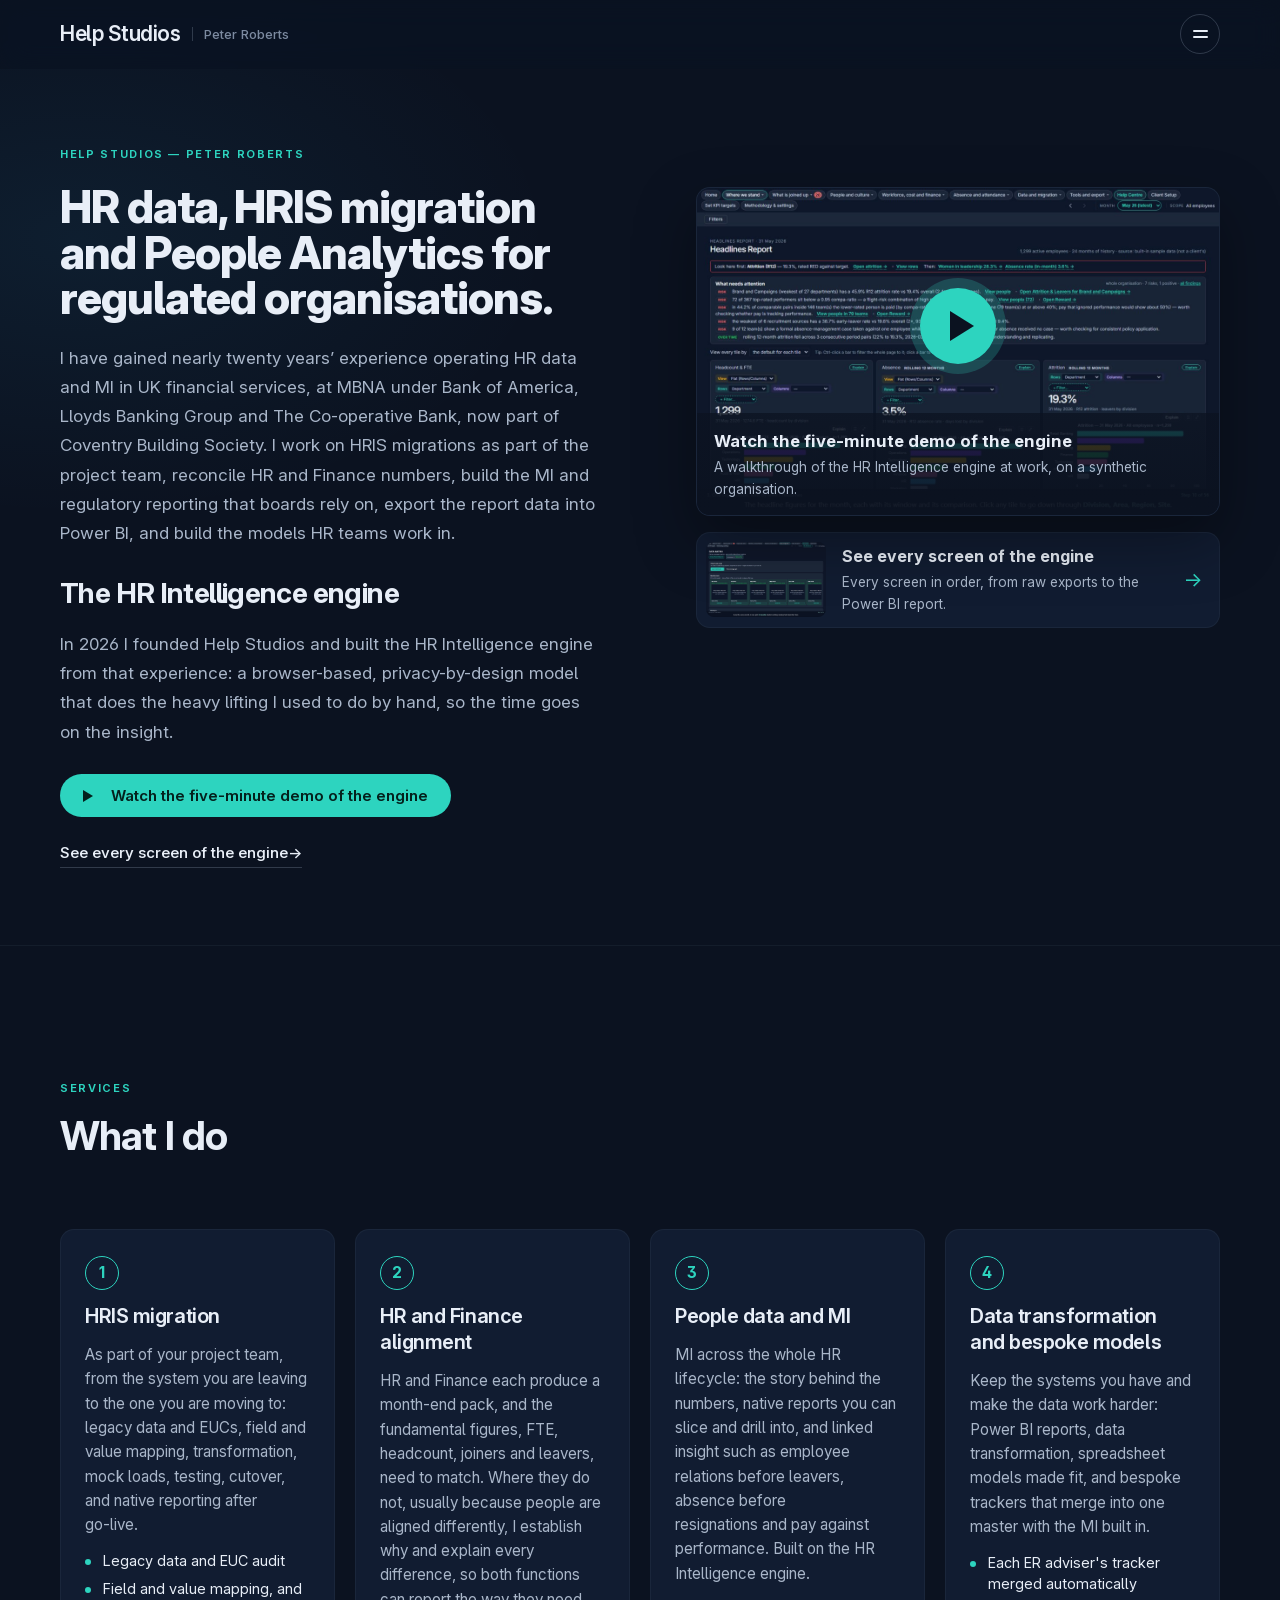
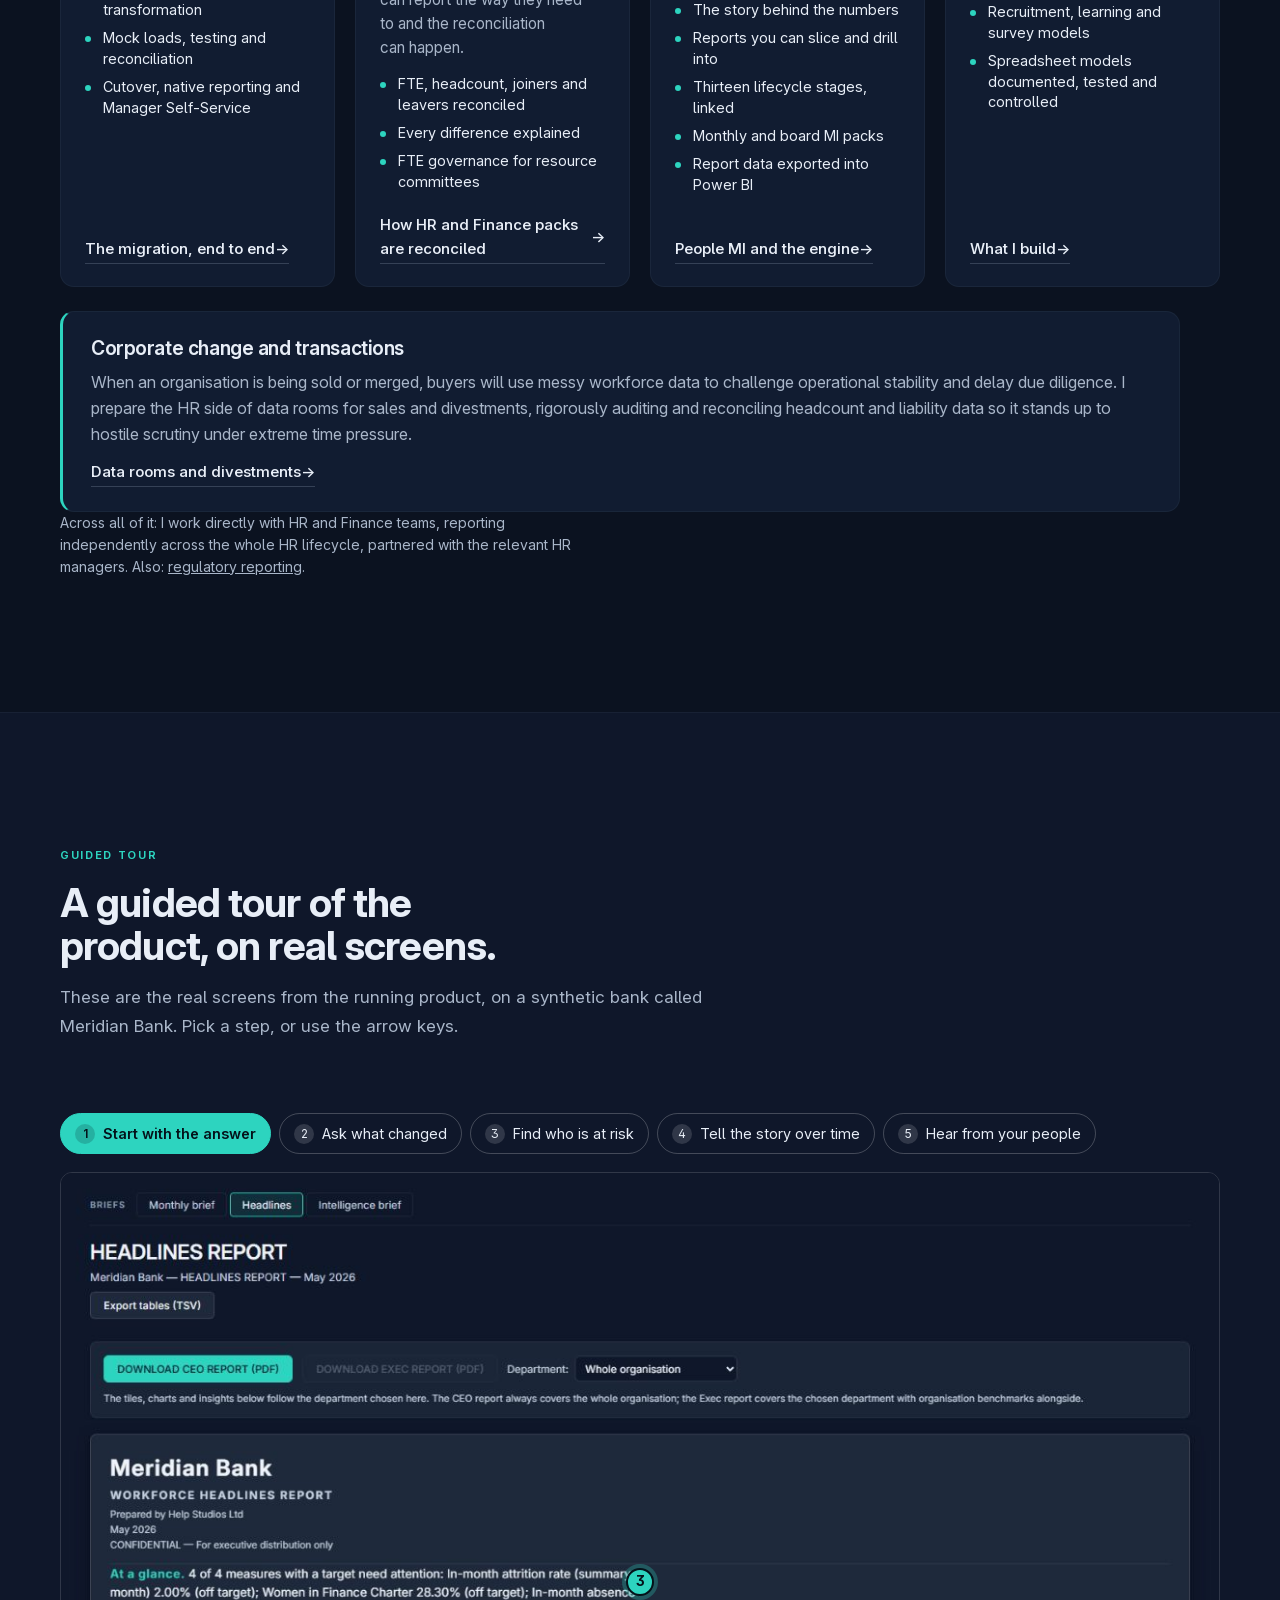
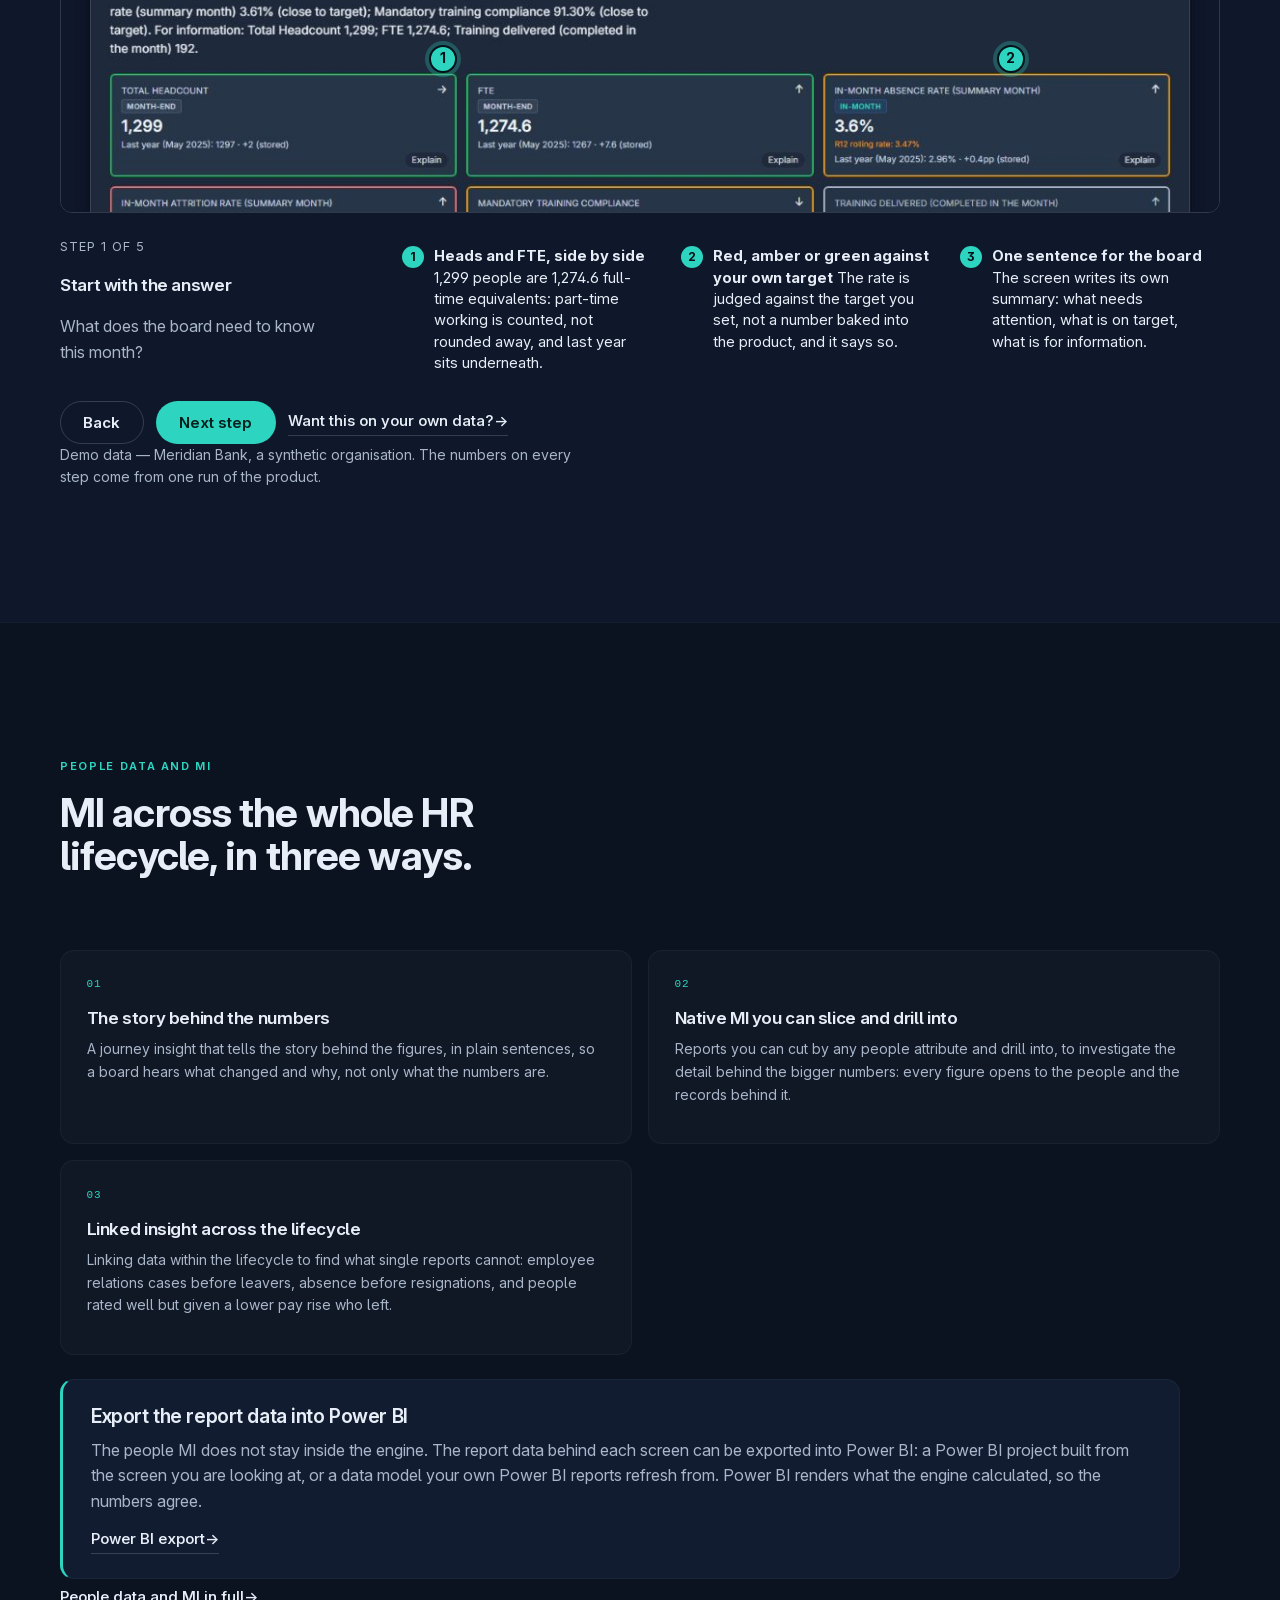
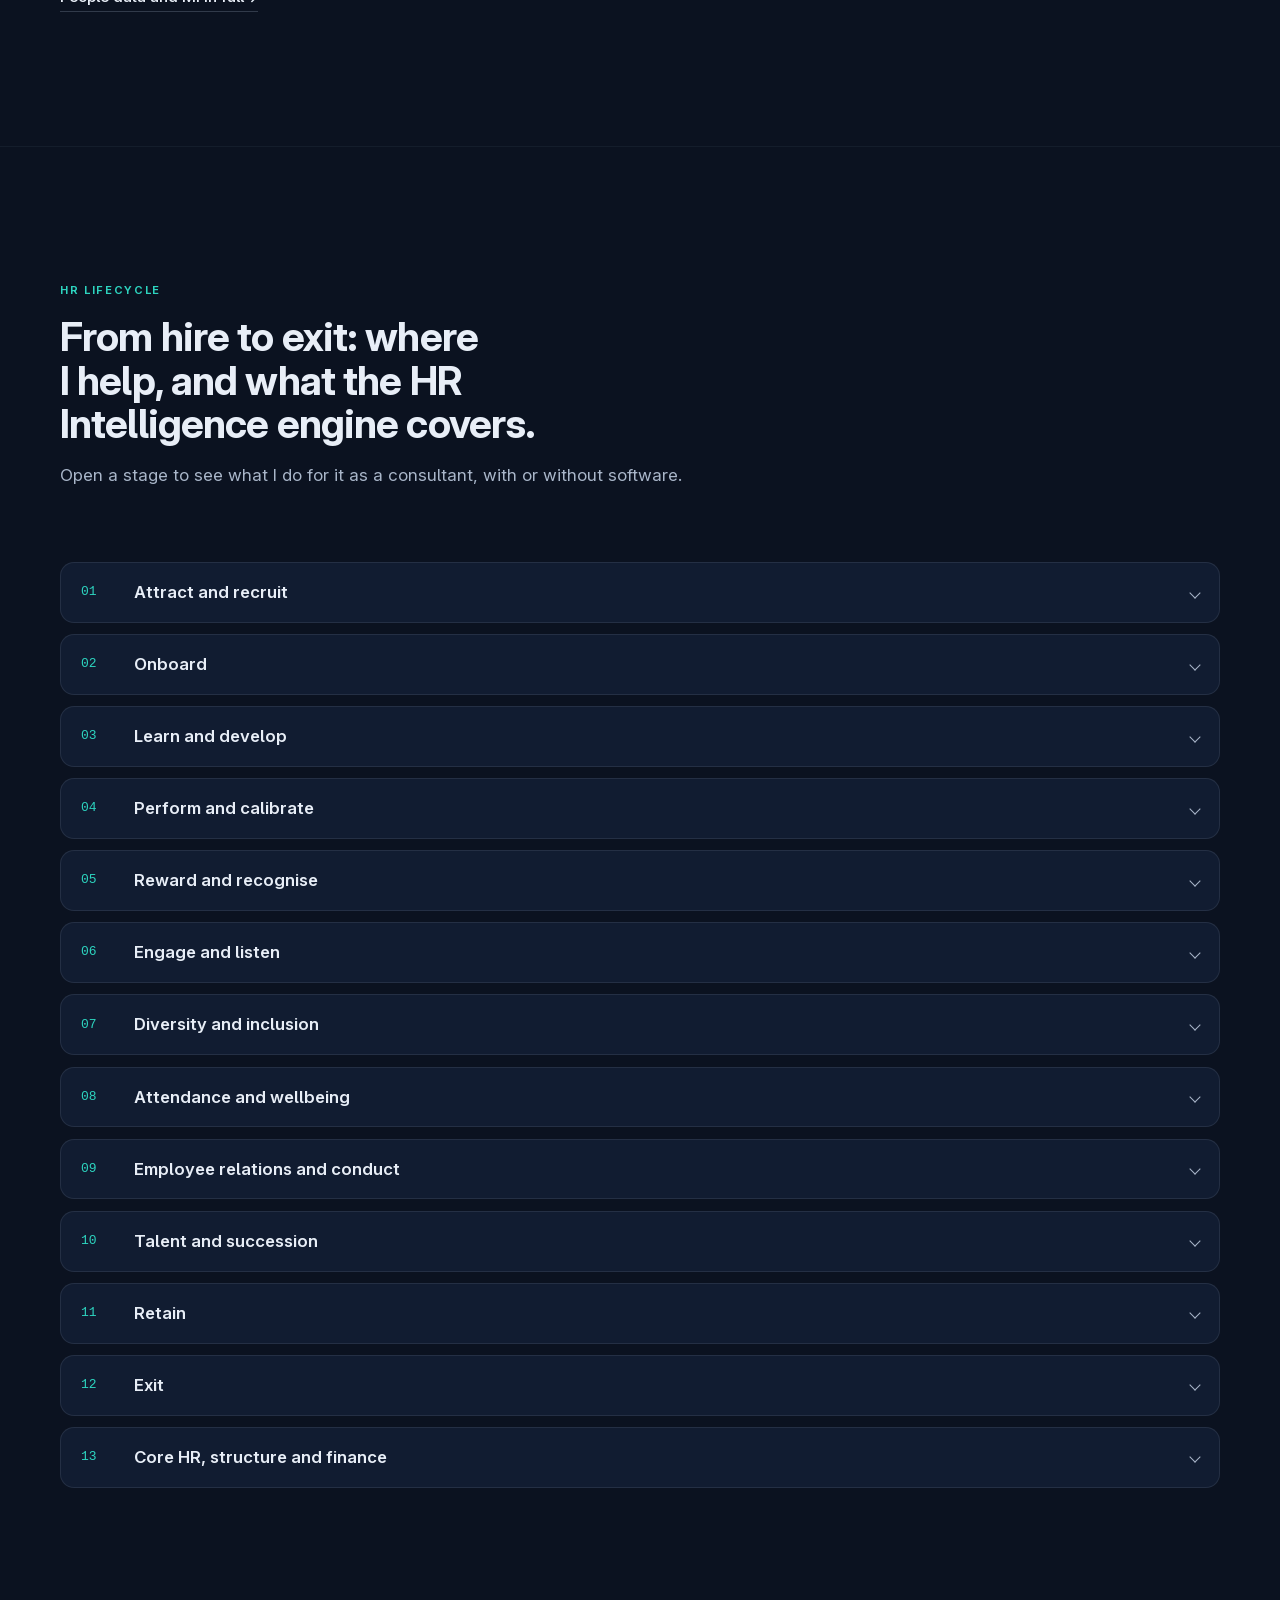
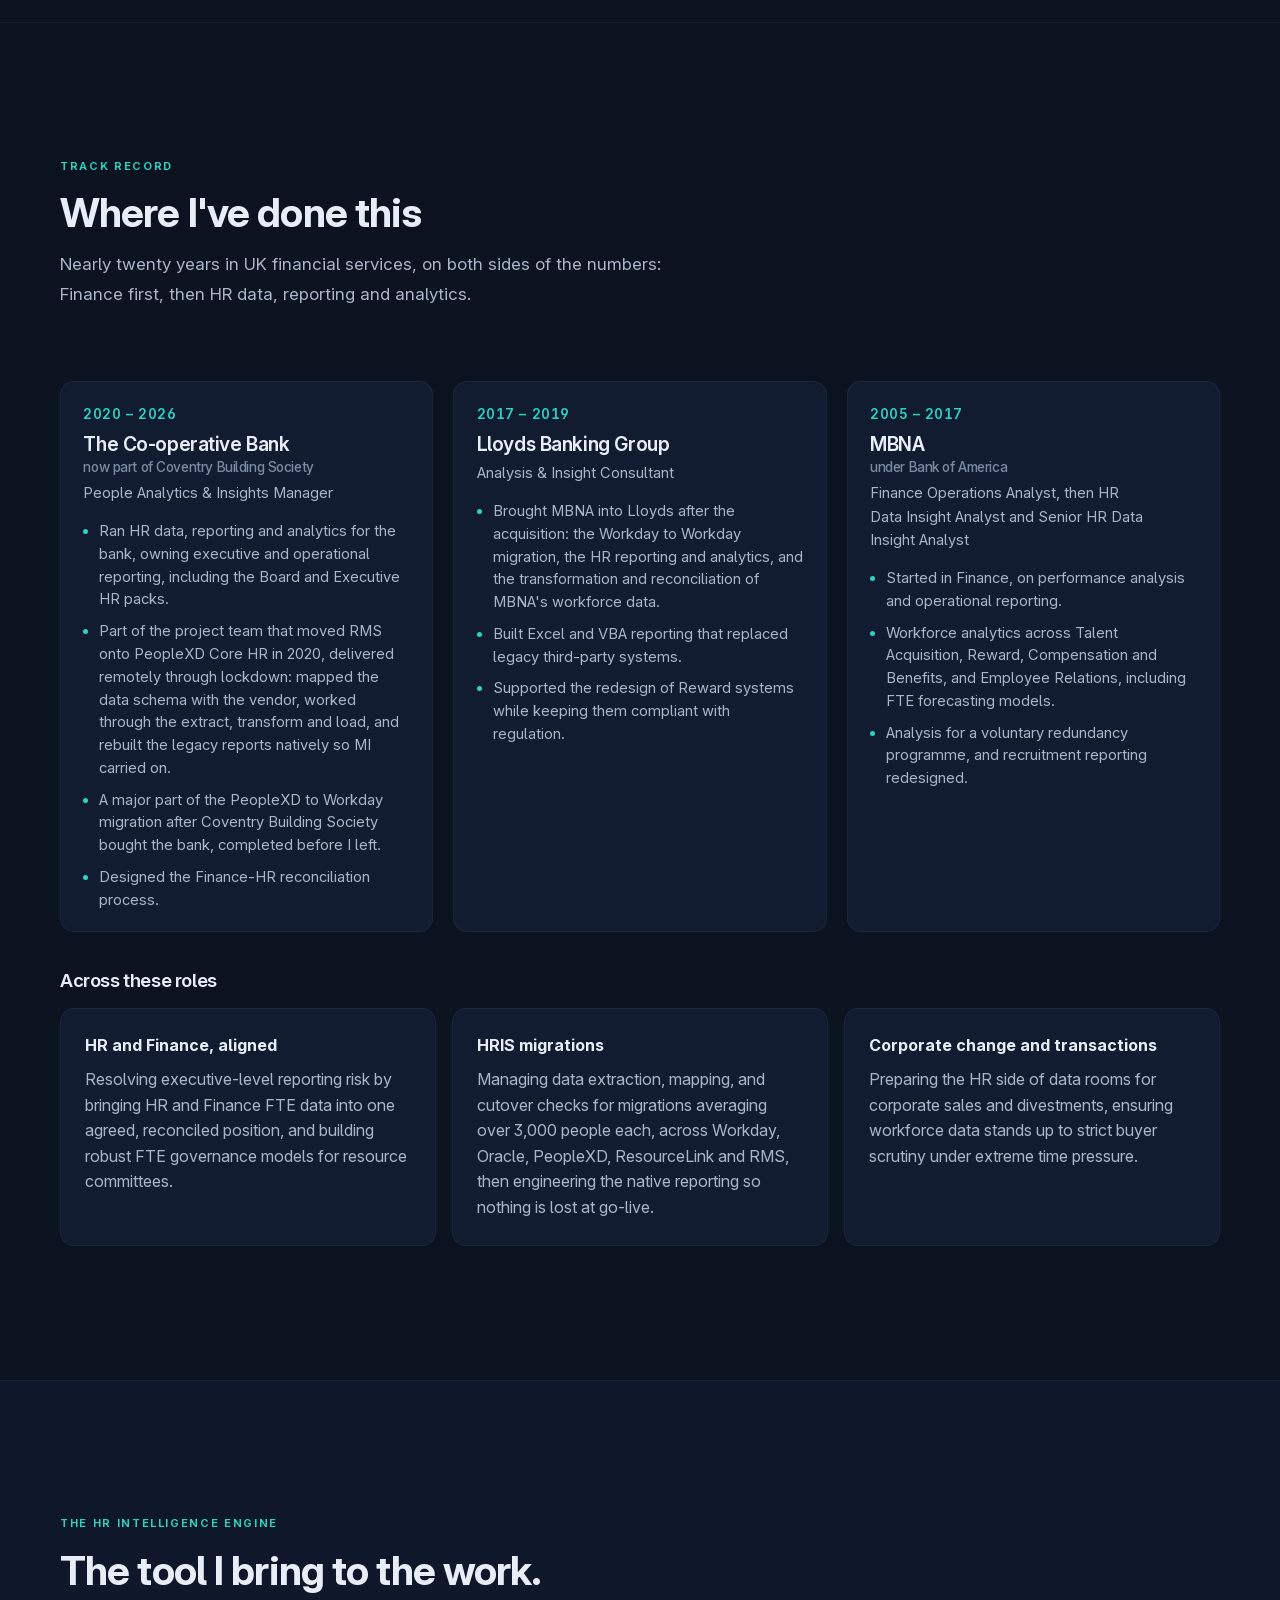
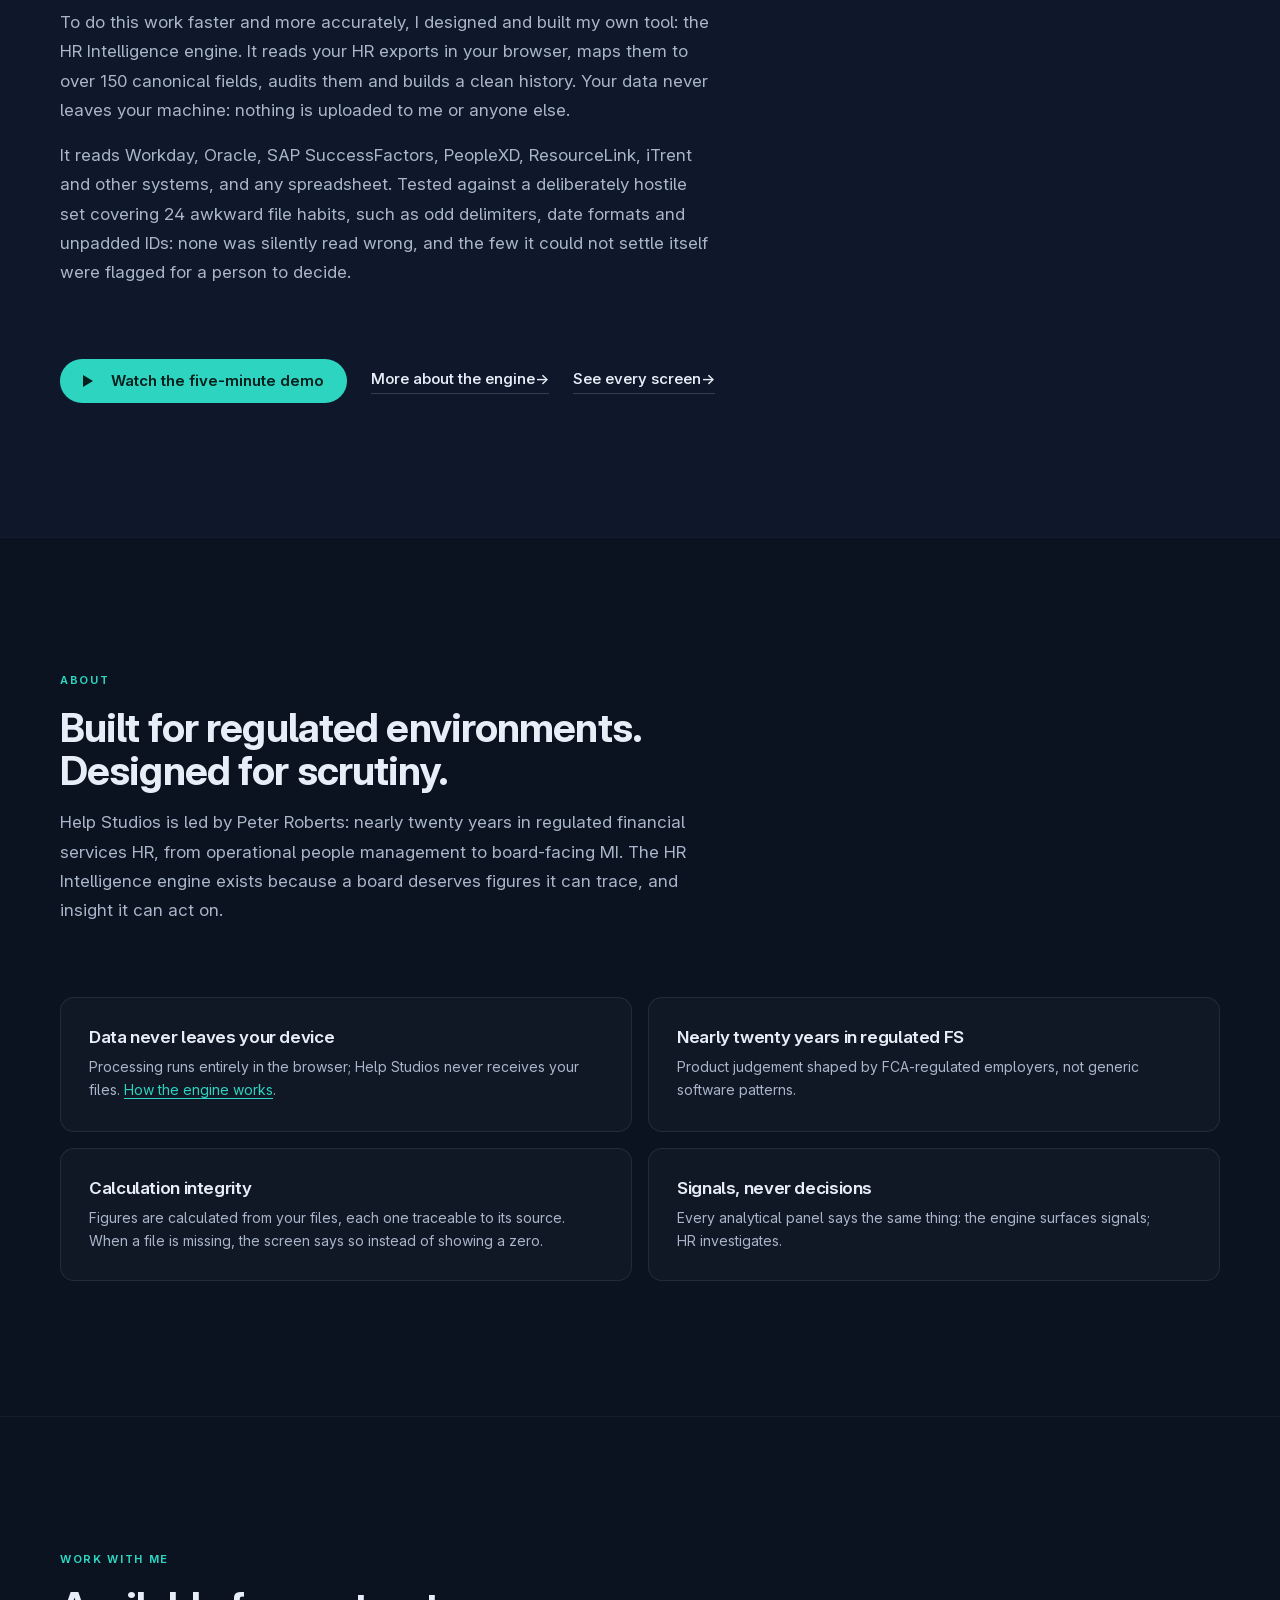
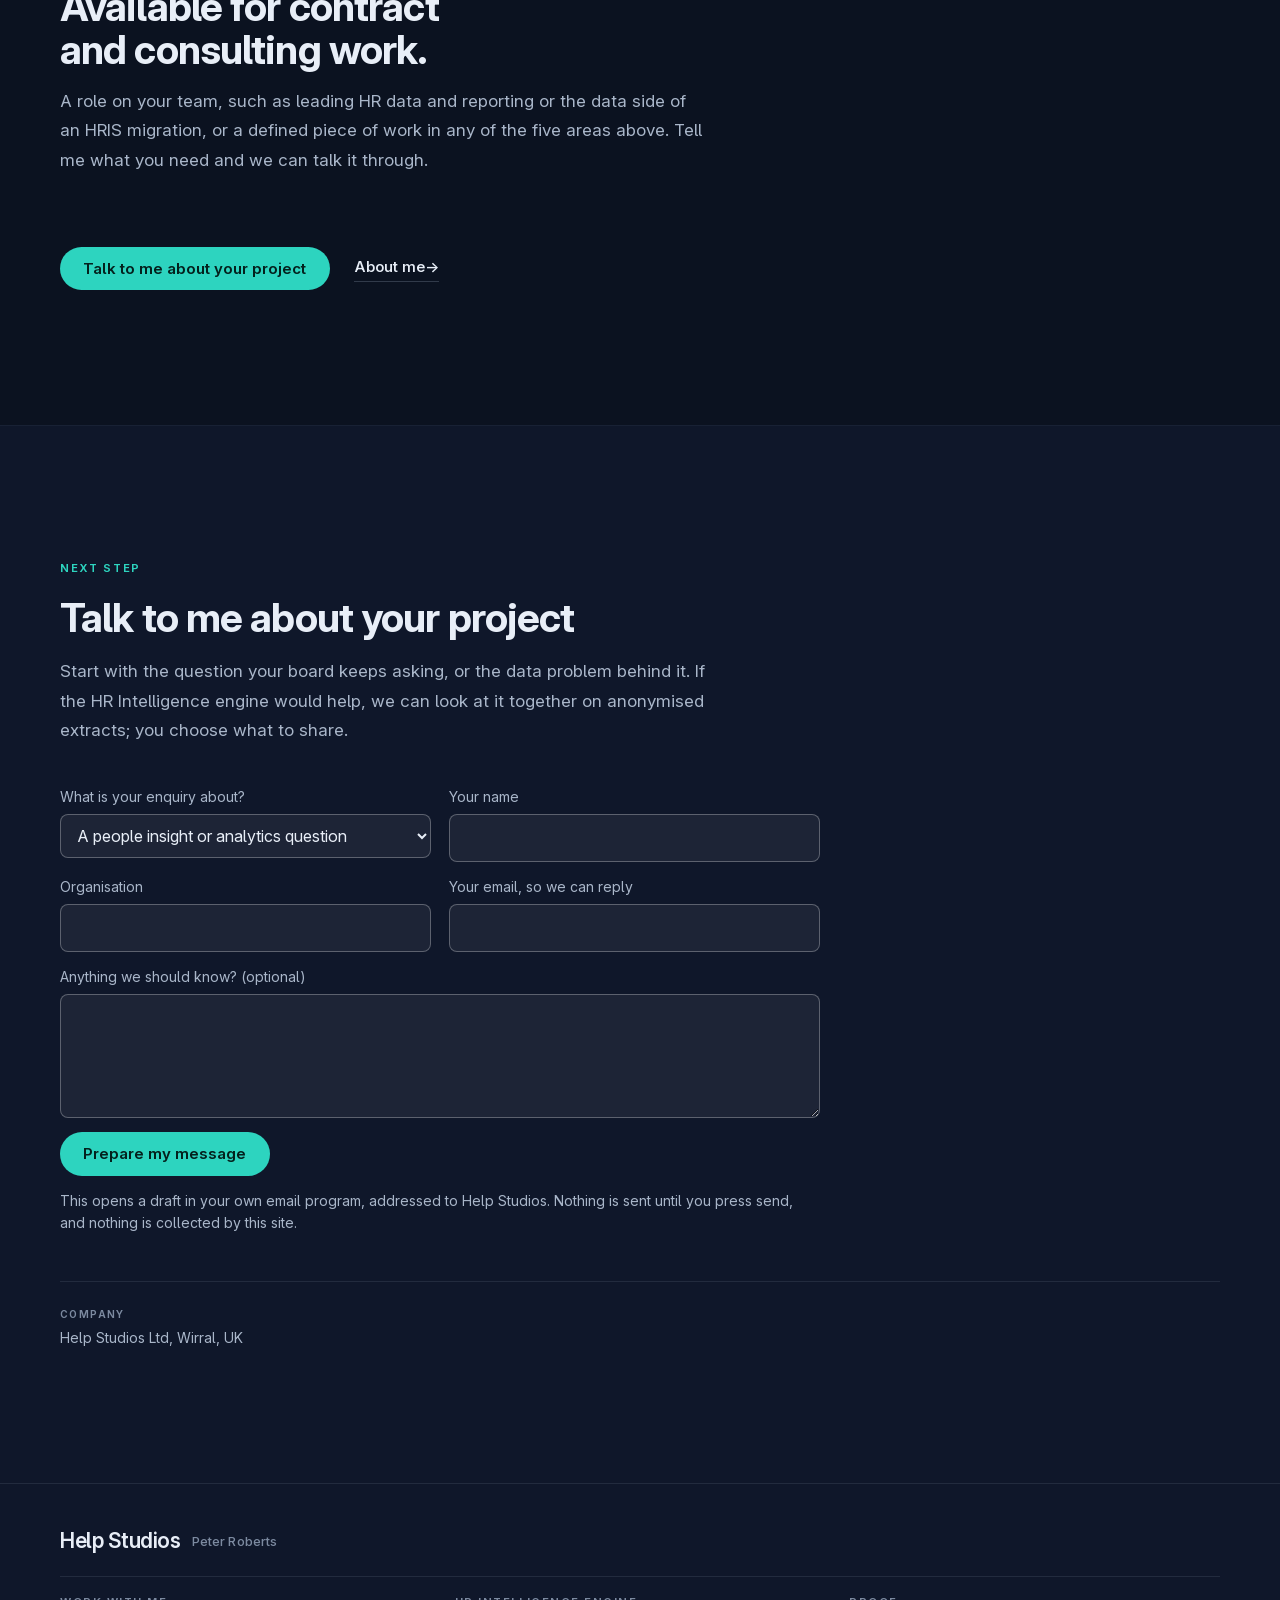
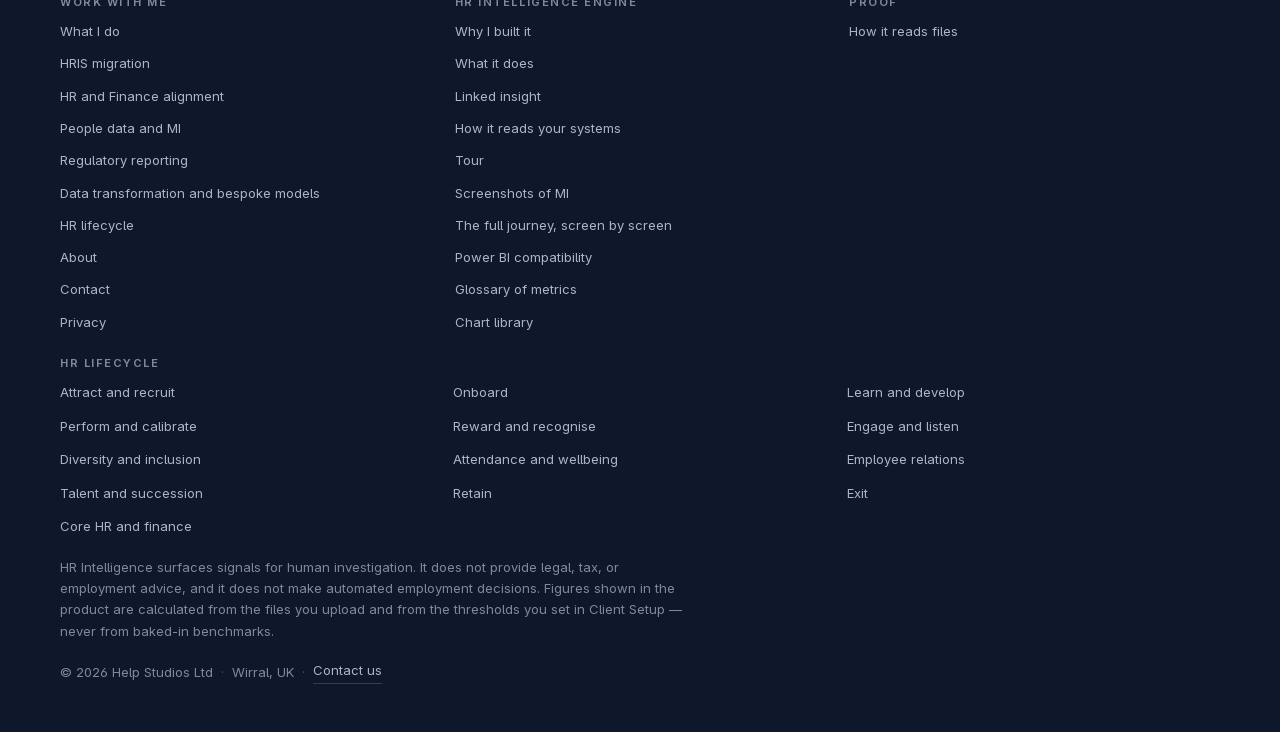
<file: index.html>
<!DOCTYPE html>
<html lang="en-GB">
<head>
  <meta charset="UTF-8">
  <meta http-equiv="Content-Security-Policy" content="default-src 'none'; script-src 'self'; style-src 'self' 'unsafe-inline'; img-src 'self' data:; font-src 'self'; media-src 'self'; connect-src 'self'; form-action 'none'; base-uri 'none'; manifest-src 'self'">
  <meta name="referrer" content="strict-origin-when-cross-origin">
  <meta name="viewport" content="width=device-width, initial-scale=1.0">

  <title>Help Studios — HR data, HRIS migration and People Analytics for regulated organisations</title>

  <meta name="description" content="Peter Roberts helps HR leaders get to the truth in their people data: migrating, managing and transforming it, and turning it into management information (MI) their boards rely on. Nearly twenty years in regulated financial services, with the HR Intelligence engine as the tool. Your data stays on your own machine.">
  <meta name="author" content="Help Studios Ltd">
  <meta name="theme-color" content="#0b1220">
  <meta name="color-scheme" content="dark light">
  <link rel="canonical" href="https://help-studios.com/">

  <!-- Open Graph / social. No trackers, no third-party script on this site. -->
  <meta property="og:type" content="website">
  <meta property="og:site_name" content="Help Studios">
  <meta property="og:locale" content="en_GB">
  <meta property="og:url" content="https://help-studios.com/">
  <meta property="og:title" content="Help Studios — HR data, HRIS migration and People Analytics for regulated organisations">
  <meta property="og:description" content="Migrating, managing and transforming people data and MI. Nearly twenty years in regulated financial services, with the HR Intelligence engine as the tool. Processed on your own machine, never uploaded.">
  <meta property="og:image" content="https://help-studios.com/assets/og-image.png">
  <meta property="og:image:width" content="1200">
  <meta property="og:image:height" content="630">
  <meta property="og:image:alt" content="Help Studios — HR Intelligence. Engine surfaces the signal. HR investigates.">
  <meta name="twitter:card" content="summary_large_image">
  <meta name="twitter:title" content="Help Studios — HR data, HRIS migration and People Analytics for regulated organisations">
  <meta name="twitter:description" content="Migrating, managing and transforming people data and MI. Nearly twenty years in regulated financial services, with the HR Intelligence engine as the tool. Processed on your own machine, never uploaded.">
  <meta name="twitter:image" content="https://help-studios.com/assets/og-image.png">

  <link rel="icon" href="assets/favicon.svg" type="image/svg+xml">
  <link rel="icon" href="assets/favicon-32.png" sizes="32x32" type="image/png">
  <link rel="icon" href="assets/favicon-192.png" sizes="192x192" type="image/png">
  <link rel="apple-touch-icon" href="assets/apple-touch-icon.png">

  <link rel="preload" href="assets/fonts/InterVariable.woff2" as="font" type="font/woff2" crossorigin>
  <link rel="stylesheet" href="css/site.css">

  <script type="application/ld+json">
  {
    "@context": "https://schema.org",
    "@type": "Organization",
    "name": "Help Studios Ltd",
    "url": "https://help-studios.com/",
    "description": "Help Studios Ltd provides joined-up HR insight, analytics and HR data services, led by Peter Roberts, and builds the HR Intelligence engine, which processes HR exports in the browser without uploading them.",
    "address": {
      "@type": "PostalAddress",
      "addressRegion": "Wirral",
      "addressCountry": "GB"
    },
    "founder": {
      "@type": "Person",
      "name": "Peter Roberts"
    }
  }
  </script>
</head>

<body>
  <a class="skip-link" href="#main">Skip to content</a>

  <!-- ── HEADER ───────────────────────────────────────────────────────────────
       One bar, one primary action. The name is set as type only, in the platform's
       own system face (SF Pro on Apple devices, Segoe UI Variable on Windows):
       "Help Studios", no mark (plain Apple-style
       typography). -->
  <header class="site-header" id="site-header">
    <div class="wrap header-inner">
      <a class="brand" href="#top" aria-label="Help Studios, Peter Roberts, back to top">
        <span class="brand-name">Help Studios</span>
        <span class="brand-rule" aria-hidden="true"></span>
        <span class="brand-product">Peter Roberts</span>
      </a>

      <button class="nav-toggle" id="nav-toggle" type="button" aria-expanded="false" aria-controls="site-nav">
        <span class="nav-toggle-bars" aria-hidden="true"><span></span><span></span></span>
        <span class="visually-hidden">Menu</span>
      </button>

      <nav class='site-nav' id='site-nav' aria-label='Primary'>
        <div class='nav-item nav-has-menu nav-hris'>
          <button class='nav-menu-toggle' type='button' aria-expanded='false' aria-haspopup='true' aria-controls='menu-hris'>HRIS migration <span class='nav-caret' aria-hidden='true'></span></button>
          <div class='nav-menu' id='menu-hris'>
            <ul class='nav-menu-list'>
              <li><a class='nav-menu-feature' href='hris-migration.html'><strong>HRIS migration</strong><span>Overview</span></a></li>
              <li><a href='hris-migration.html#end-to-end'>The migration, end to end</a></li>
              <li><a href='hris-migration.html#assistant'>The engine as my assistant</a></li>
              <li><a href='hris-migration.html#done'>Where I have done this</a></li>
            </ul>
          </div>
        </div>
        <div class='nav-item nav-has-menu nav-hrf'>
          <button class='nav-menu-toggle' type='button' aria-expanded='false' aria-haspopup='true' aria-controls='menu-hrf'>HR and Finance <span class='nav-caret' aria-hidden='true'></span></button>
          <div class='nav-menu' id='menu-hrf'>
            <ul class='nav-menu-list'>
              <li><a class='nav-menu-feature' href='hr-finance.html'><strong>HR and Finance</strong><span>Overview</span></a></li>
              <li><a href='hr-finance.html#how'>How I work</a></li>
              <li><a href='hr-finance.html#transactions'>Corporate change and transactions</a></li>
              <li><a href='hr-finance.html#track'>Where I have done this</a></li>
            </ul>
          </div>
        </div>
        <div class='nav-item nav-has-menu nav-mi'>
          <button class='nav-menu-toggle' type='button' aria-expanded='false' aria-haspopup='true' aria-controls='menu-mi'>People data and MI <span class='nav-caret' aria-hidden='true'></span></button>
          <div class='nav-menu' id='menu-mi'>
            <ul class='nav-menu-list'>
              <li><a class='nav-menu-feature' href='mi-transformation.html'><strong>People data and MI</strong><span>Overview</span></a></li>
              <li><a href='mi-transformation.html#ways'>Three ways of reporting</a></li>
              <li><a href='mi-transformation.html#linked'>Linked insight</a></li>
              <li><a href='mi-transformation.html#packs'>MI packs and data management</a></li>
              <li><a href='mi-transformation.html#lifecycle'>Across the lifecycle</a></li>
              <li><a href='mi-transformation.html#powerbi'>Export into Power BI</a></li>
            </ul>
          </div>
        </div>
        <div class='nav-item nav-has-menu nav-reg'>
          <button class='nav-menu-toggle' type='button' aria-expanded='false' aria-haspopup='true' aria-controls='menu-reg'>Regulatory reporting <span class='nav-caret' aria-hidden='true'></span></button>
          <div class='nav-menu' id='menu-reg'>
            <ul class='nav-menu-list'>
              <li><a class='nav-menu-feature' href='regulatory-reporting.html'><strong>Regulatory reporting</strong><span>Overview</span></a></li>
              <li><a href='regulatory-reporting.html#what'>What I report on</a></li>
              <li><a href='regulatory-reporting.html#proof'>In the engine</a></li>
            </ul>
          </div>
        </div>
        <div class='nav-item nav-has-menu nav-bsp'>
          <button class='nav-menu-toggle' type='button' aria-expanded='false' aria-haspopup='true' aria-controls='menu-bsp'>Bespoke models <span class='nav-caret' aria-hidden='true'></span></button>
          <div class='nav-menu' id='menu-bsp'>
            <ul class='nav-menu-list'>
              <li><a class='nav-menu-feature' href='bespoke-tools.html'><strong>Bespoke models</strong><span>Overview</span></a></li>
              <li><a href='bespoke-tools.html#build'>What I build</a></li>
              <li><a href='bespoke-tools.html#models'>Bespoke models</a></li>
              <li><a href='bespoke-tools.html#euc'>Spreadsheet models made fit</a></li>
              <li><a href='bespoke-tools.html#how'>How I build</a></li>
            </ul>
          </div>
        </div>
        <div class='nav-item nav-has-menu nav-engine'>
          <button class='nav-menu-toggle' type='button' aria-expanded='false' aria-haspopup='true' aria-controls='menu-engine'>The engine <span class='nav-caret' aria-hidden='true'></span></button>
          <div class='nav-menu' id='menu-engine'>
            <ul class='nav-menu-list'>
              <li><a class='nav-menu-feature' href='engine.html'><strong>The HR Intelligence engine</strong><span>An entire MI team, in one product</span></a></li>
              <li><a href='engine.html#tour'>Guided tour</a></li>
              <li><a href='journey.html'>The full journey, screen by screen</a></li>
              <li><a href='screenshots.html'>Screenshots of MI</a></li>
              <li><a href='powerbi.html'>Power BI compatibility</a></li>
              <li><a href='glossary.html'>Glossary of metrics</a></li>
              <li><a href='chart-library.html'>Chart library</a></li>
            </ul>
          </div>
        </div>
        <a href='about.html'>About</a>
        <a class='btn btn-primary btn-sm nav-cta' href='#contact'>Contact me</a>
      </nav>
    </div>
  </header>

  <main id="main">

    <!-- ── HERO ─────────────────────────────────────────────────────────────── -->
    <section class="hero" id="top">
      <div class="wrap hero-grid">
        <div class="hero-copy">
          <p class="eyebrow">Help Studios — Peter Roberts</p>

          <h1>HR data, HRIS migration and People Analytics for regulated organisations.</h1>

          <p class='lede'>I have gained nearly twenty years&rsquo; experience operating HR data and MI in UK financial services, at MBNA under Bank of America, Lloyds Banking Group and The Co-operative Bank, now part of Coventry Building Society. I work on HRIS migrations as part of the project team, reconcile HR and Finance numbers, build the MI and regulatory reporting that boards rely on, export the report data into Power BI, and build the models HR teams work in.</p>

          <h2 class="hero-engine-title">The HR Intelligence engine</h2>
          <p class="lede hero-engine-text">In 2026 I founded Help Studios and built the HR Intelligence engine from that experience: a browser-based, privacy-by-design model that does the heavy lifting I used to do by hand, so the time goes on the insight.</p>

          <div class="hero-actions">
            <button class="btn btn-primary" type="button" data-video-open aria-haspopup="dialog"><span class="btn-play" aria-hidden="true"></span>Watch the five-minute demo of the engine</button>
            <a class="link-arrow" href="journey.html">See every screen of the engine<span aria-hidden="true"> &rarr;</span></a>
          </div>
        </div>

        <div class="hero-media">
          <button class="hero-video" type="button" data-video-open aria-haspopup="dialog">
            <img src="assets/journey/10-report-canvas.jpg" alt="The Headlines screen of the HR Intelligence engine, as it appears in the demo video" width="1200" height="750" decoding="async">
            <span class="hero-video-play" aria-hidden="true"></span>
            <span class="hero-video-label"><strong>Watch the five-minute demo of the engine</strong><span>A walkthrough of the HR Intelligence engine at work, on a synthetic organisation.</span></span>
          </button>
          <a class="hero-journey" href="journey.html">
            <img src="assets/journey/01-data-matrix.jpg" alt="" width="1200" height="750" loading="lazy" decoding="async">
            <span class="hero-journey-text"><strong>See every screen of the engine</strong><span>Every screen in order, from raw exports to the Power BI report.</span></span>
            <span class="hero-journey-arrow" aria-hidden="true">→</span>
          </a>
        </div>
      </div>
    </section>
    <!-- == WHAT I DO: five areas, each opening its full page == -->
    <section class="section section-whatido" id="what-i-do" aria-labelledby="whatido-title">
      <div class="wrap">
        <div class="section-head">
          <p class="eyebrow">Services</p>
          <h2 id="whatido-title">What I do</h2>
        </div>
        <ol class="area4-grid">
          <li class="area4">
            <span class="area4-no" aria-hidden="true">1</span>
            <h3><a href="hris-migration.html">HRIS migration</a></h3>
            <p>As part of your project team, from the system you are leaving to the one you are moving to: legacy data and EUCs, field and value mapping, transformation, mock loads, testing, cutover, and native reporting after go-live.</p>
            <ul>
              <li>Legacy data and EUC audit</li>
              <li>Field and value mapping, and transformation</li>
              <li>Mock loads, testing and reconciliation</li>
              <li>Cutover, native reporting and Manager Self-Service</li>
            </ul>
            <a class="link-arrow" href="hris-migration.html">The migration, end to end<span aria-hidden="true"> →</span></a>
          </li>
          <li class="area4">
            <span class="area4-no" aria-hidden="true">2</span>
            <h3><a href="hr-finance.html">HR and Finance alignment</a></h3>
            <p>HR and Finance each produce a month-end pack, and the fundamental figures, FTE, headcount, joiners and leavers, need to match. Where they do not, usually because people are aligned differently, I establish why and explain every difference, so both functions can report the way they need to and the reconciliation can happen.</p>
            <ul>
              <li>FTE, headcount, joiners and leavers reconciled</li>
              <li>Every difference explained</li>
              <li>FTE governance for resource committees</li>
            </ul>
            <a class="link-arrow" href="hr-finance.html">How HR and Finance packs are reconciled<span aria-hidden="true"> →</span></a>
          </li>
          <li class="area4">
            <span class="area4-no" aria-hidden="true">3</span>
            <h3><a href="mi-transformation.html">People data and MI</a></h3>
            <p>MI across the whole HR lifecycle: the story behind the numbers, native reports you can slice and drill into, and linked insight such as employee relations before leavers, absence before resignations and pay against performance. Built on the HR Intelligence engine.</p>
            <ul>
              <li>The story behind the numbers</li>
              <li>Reports you can slice and drill into</li>
              <li>Thirteen lifecycle stages, linked</li>
              <li>Monthly and board MI packs</li>
              <li>Report data exported into Power BI</li>
            </ul>
            <a class="link-arrow" href="mi-transformation.html">People MI and the engine<span aria-hidden="true"> →</span></a>
          </li>
          <li class="area4">
            <span class="area4-no" aria-hidden="true">4</span>
            <h3><a href="bespoke-tools.html">Data transformation and bespoke models</a></h3>
            <p>Keep the systems you have and make the data work harder: Power BI reports, data transformation, spreadsheet models made fit, and bespoke trackers that merge into one master with the MI built in.</p>
            <ul>
              <li>Each ER adviser's tracker merged automatically</li>
              <li>Recruitment, learning and survey models</li>
              <li>Spreadsheet models documented, tested and controlled</li>
            </ul>
            <a class="link-arrow" href="bespoke-tools.html">What I build<span aria-hidden="true"> →</span></a>
          </li>
        </ol>
        <div class="corp-band">
          <h3>Corporate change and transactions</h3>
          <p>When an organisation is being sold or merged, buyers will use messy workforce data to challenge operational stability and delay due diligence. I prepare the HR side of data rooms for sales and divestments, rigorously auditing and reconciling headcount and liability data so it stands up to hostile scrutiny under extreme time pressure.</p>
          <a class="link-arrow" href="hr-finance.html#transactions">Data rooms and divestments<span aria-hidden="true"> →</span></a>
        </div>
        <p class="section-note">Across all of it: I work directly with HR and Finance teams, reporting independently across the whole HR lifecycle, partnered with the relevant HR managers. Also: <a href="regulatory-reporting.html">regulatory reporting</a>.</p>
      </div>
    </section>
    <section class="section section-tour" id="tour" aria-labelledby="tour-title">
      <div class="wrap">
        <div class="section-head">
          <p class="eyebrow">Guided tour</p>
          <h2 id="tour-title">A guided tour of the product, on real screens.</h2>
          <p class="section-lede">
            These are the real screens from the running product, on a synthetic bank called
            Meridian Bank. Pick a step, or use the arrow keys.
          </p>
        </div>

        <div class="tour" id="tour-app">
          <div class="tour-tabs" role="tablist" aria-label="Guided tour steps">
            <button type="button" role="tab" class="tour-tab" id="tour-tab-headlines" aria-controls="tour-panel-headlines" aria-selected="true" tabindex="0"><span class="tour-tab-no">1</span>Start with the answer</button><button type="button" role="tab" class="tour-tab" id="tour-tab-compare" aria-controls="tour-panel-compare" aria-selected="false" tabindex="-1"><span class="tour-tab-no">2</span>Ask what changed</button><button type="button" role="tab" class="tour-tab" id="tour-tab-risk" aria-controls="tour-panel-risk" aria-selected="false" tabindex="-1"><span class="tour-tab-no">3</span>Find who is at risk</button><button type="button" role="tab" class="tour-tab" id="tour-tab-story" aria-controls="tour-panel-story" aria-selected="false" tabindex="-1"><span class="tour-tab-no">4</span>Tell the story over time</button><button type="button" role="tab" class="tour-tab" id="tour-tab-survey" aria-controls="tour-panel-survey" aria-selected="false" tabindex="-1"><span class="tour-tab-no">5</span>Hear from your people</button>
          </div>
          <div class="tour-panel" role="tabpanel" id="tour-panel-headlines" aria-labelledby="tour-tab-headlines">
            <div class="tour-stage">
              <figure class="tour-shot">
                <img src="assets/screens/headlines-report.jpg" alt="The Headlines Report for Meridian Bank: 1,299 heads and 1,274.6 FTE, absence and attrition with their status against target, and a one-sentence summary." width="1200" height="662" loading="lazy" decoding="async">
                <button type="button" class="tour-pin" style="left:33%;top:76%" data-pin="1" aria-label="Callout 1: Heads and FTE, side by side">1</button><button type="button" class="tour-pin" style="left:82%;top:76%" data-pin="2" aria-label="Callout 2: Red, amber or green against your own target">2</button><button type="button" class="tour-pin" style="left:50%;top:64%" data-pin="3" aria-label="Callout 3: One sentence for the board">3</button>
              </figure>
              <div class="tour-copy">
                <p class="tour-step-no">Step 1 of 5</p>
                <h3>Start with the answer</h3>
                <p class="tour-q">What does the board need to know this month?</p>
                <ol class="tour-notes"><li data-pin="1"><strong>Heads and FTE, side by side</strong> 1,299 people are 1,274.6 full-time equivalents: part-time working is counted, not rounded away, and last year sits underneath.</li><li data-pin="2"><strong>Red, amber or green against your own target</strong> The rate is judged against the target you set, not a number baked into the product, and it says so.</li><li data-pin="3"><strong>One sentence for the board</strong> The screen writes its own summary: what needs attention, what is on target, what is for information.</li></ol>
              </div>
            </div>
          </div>
          <div class="tour-panel" role="tabpanel" id="tour-panel-compare" aria-labelledby="tour-tab-compare" hidden>
            <div class="tour-stage">
              <figure class="tour-shot">
                <img src="assets/screens/compare.jpg" alt="The Compare screen: April 2026 against May 2026, 1,299 opening, 26 joined, 26 left, 1,299 closing, with a bridge that adds up." width="1200" height="662" loading="lazy" decoding="async">
                <button type="button" class="tour-pin" style="left:62%;top:46%" data-pin="1" aria-label="Callout 1: Plain words first">1</button><button type="button" class="tour-pin" style="left:58%;top:50%" data-pin="2" aria-label="Callout 2: Every figure is a link">2</button><button type="button" class="tour-pin" style="left:44%;top:86%" data-pin="3" aria-label="Callout 3: The bridge always adds up">3</button>
              </figure>
              <div class="tour-copy">
                <p class="tour-step-no">Step 2 of 5</p>
                <h3>Ask what changed</h3>
                <p class="tour-q">Who joined, who left, and does it add up?</p>
                <ol class="tour-notes"><li data-pin="1"><strong>Plain words first</strong> Headcount held at 1,299: 26 joined and 26 left, and 25 people who stayed changed something.</li><li data-pin="2"><strong>Every figure is a link</strong> Click joined, left or changed and see the named people behind the number.</li><li data-pin="3"><strong>The bridge always adds up</strong> Opening plus joined minus left is closing. If it ever does not, the screen says so instead of hiding it.</li></ol>
              </div>
            </div>
          </div>
          <div class="tour-panel" role="tabpanel" id="tour-panel-risk" aria-labelledby="tour-tab-risk" hidden>
            <div class="tour-stage">
              <figure class="tour-shot">
                <img src="assets/screens/retention-risk.jpg" alt="The Retention Risk screen: attrition against an industry benchmark, risk bands from critical to low, and the high-potential people flagged as high risk." width="1200" height="662" loading="lazy" decoding="async">
                <button type="button" class="tour-pin" style="left:33%;top:50%" data-pin="1" aria-label="Callout 1: Risk bands, not a verdict">1</button><button type="button" class="tour-pin" style="left:40.5%;top:60.5%" data-pin="2" aria-label="Callout 2: Check it against history">2</button><button type="button" class="tour-pin" style="left:85%;top:74%" data-pin="3" aria-label="Callout 3: Your succession pipeline at risk">3</button>
              </figure>
              <div class="tour-copy">
                <p class="tour-step-no">Step 3 of 5</p>
                <h3>Find who is at risk</h3>
                <p class="tour-q">Who is likely to leave, and what could we do first?</p>
                <ol class="tour-notes"><li data-pin="1"><strong>Risk bands, not a verdict</strong> Critical, high, medium and low counts from the factors that are present. The engine surfaces the signal; HR investigates.</li><li data-pin="2"><strong>Check it against history</strong> One click tests the model against people who have already left, so you can see whether it earns your trust.</li><li data-pin="3"><strong>Your succession pipeline at risk</strong> High-potential people who are also flagged as high risk: the ones to talk to before they resign.</li></ol>
              </div>
            </div>
          </div>
          <div class="tour-panel" role="tabpanel" id="tour-panel-story" aria-labelledby="tour-tab-story" hidden>
            <div class="tour-stage">
              <figure class="tour-shot">
                <img src="assets/screens/company-story.jpg" alt="The Company Story screen: the latest twelve months against the twelve before for headcount, absence, leavers, training and diversity measures, each with its status against target." width="1200" height="662" loading="lazy" decoding="async">
                <button type="button" class="tour-pin" style="left:68%;top:40%" data-pin="1" aria-label="Callout 1: The biggest movers, in words">1</button><button type="button" class="tour-pin" style="left:62%;top:56%" data-pin="2" aria-label="Callout 2: Rated against your targets">2</button><button type="button" class="tour-pin" style="left:15%;top:51%" data-pin="3" aria-label="Callout 3: Follow any line to the page behind it">3</button>
              </figure>
              <div class="tour-copy">
                <p class="tour-step-no">Step 4 of 5</p>
                <h3>Tell the story over time</h3>
                <p class="tour-q">What changed this year, and what came before people left?</p>
                <ol class="tour-notes"><li data-pin="1"><strong>The biggest movers, in words</strong> Ethnic minority representation up 4.4 points, absence up 0.3 points, women in leadership down 0.6: the chapter opens with what moved most.</li><li data-pin="2"><strong>Rated against your targets</strong> Every measure that has a target is rated red, amber or green; the rest are shown without a verdict.</li><li data-pin="3"><strong>Follow any line to the page behind it</strong> The open links take you to the screen with the detail, with your filters kept.</li></ol>
              </div>
            </div>
          </div>
          <div class="tour-panel" role="tabpanel" id="tour-panel-survey" aria-labelledby="tour-tab-survey" hidden>
            <div class="tour-stage">
              <figure class="tour-shot">
                <img src="assets/screens/survey-answers.jpg" alt="The Survey Desk answers report for new starters: 80 answers, a recommend score, agreement by theme and a word picture of comments." width="1200" height="662" loading="lazy" decoding="async">
                <button type="button" class="tour-pin" style="left:44%;top:49%" data-pin="1" aria-label="Callout 1: A score with its base">1</button><button type="button" class="tour-pin" style="left:46%;top:92%" data-pin="2" aria-label="Callout 2: Words, never comments">2</button><button type="button" class="tour-pin" style="left:50%;top:81%" data-pin="3" aria-label="Callout 3: Small groups protected">3</button>
              </figure>
              <div class="tour-copy">
                <p class="tour-step-no">Step 5 of 5</p>
                <h3>Hear from your people</h3>
                <p class="tour-q">What did the new starters say, and is it enough to trust?</p>
                <ol class="tour-notes"><li data-pin="1"><strong>A score with its base</strong> The recommend score is shown with how many answers it comes from, so you can judge how far to trust it.</li><li data-pin="2"><strong>Words, never comments</strong> A bigger, bolder word was used by more people. The comments themselves are not kept or shown.</li><li data-pin="3"><strong>Small groups protected</strong> The smallest group a result may describe is a setting your organisation chooses; a group below it is folded into others so it cannot be found by subtraction.</li></ol>
              </div>
            </div>
          </div>
          <div class="tour-nav">
            <button type="button" class="btn btn-secondary" id="tour-prev">Back</button>
            <button type="button" class="btn btn-primary" id="tour-next">Next step</button>
            <a class="link-arrow" href="#contact" id="tour-cta">Want this on your own data?<span aria-hidden="true"> &rarr;</span></a>
          </div>
        </div>
        <p class="section-note">Demo data &mdash; Meridian Bank, a synthetic organisation. The numbers on every step come from one run of the product.</p>
      </div>
    </section>

    <!-- == PEOPLE DATA AND MI: back on the home page (12 Nov 2026) == -->
    <section class="section section-people-mi" id="people-mi" aria-labelledby="people-mi-title">
      <div class="wrap">
        <div class="section-head">
          <p class="eyebrow">People data and MI</p>
          <h2 id="people-mi-title">MI across the whole HR lifecycle, in three ways.</h2>
        </div>
        <ol class="area-grid service-grid">
          <li class="area-card service-card">
            <span class="area-index" aria-hidden="true">01</span>
            <h3>The story behind the numbers</h3>
            <p>A journey insight that tells the story behind the figures, in plain sentences, so a board hears what changed and why, not only what the numbers are.</p>
          </li>
          <li class="area-card service-card">
            <span class="area-index" aria-hidden="true">02</span>
            <h3>Native MI you can slice and drill into</h3>
            <p>Reports you can cut by any people attribute and drill into, to investigate the detail behind the bigger numbers: every figure opens to the people and the records behind it.</p>
          </li>
          <li class="area-card service-card">
            <span class="area-index" aria-hidden="true">03</span>
            <h3>Linked insight across the lifecycle</h3>
            <p>Linking data within the lifecycle to find what single reports cannot: employee relations cases before leavers, absence before resignations, and people rated well but given a lower pay rise who left.</p>
          </li>
        </ol>
        <div class="corp-band pbi-band">
          <h3>Export the report data into Power BI</h3>
          <p>The people MI does not stay inside the engine. The report data behind each screen can be exported into Power BI: a Power BI project built from the screen you are looking at, or a data model your own Power BI reports refresh from. Power BI renders what the engine calculated, so the numbers agree.</p>
          <a class="link-arrow" href="powerbi.html">Power BI export<span aria-hidden="true"> →</span></a>
        </div>
        <p class="hero-actions"><a class="link-arrow" href="mi-transformation.html">People data and MI in full<span aria-hidden="true"> →</span></a></p>
      </div>
    </section>
    <!-- == HR LIFECYCLE == -->
    <section class="section section-lifecycle" id="lifecycle" aria-labelledby="lifecycle-title">
      <div class="wrap">
        <div class="section-head">
          <p class="eyebrow">HR lifecycle</p>
          <h2 id="lifecycle-title">From hire to exit: where I help, and what the HR Intelligence engine covers.</h2>
          <p class="section-lede">
            Open a stage to see what I do for it as a consultant, with or without software.
          </p>
        </div>
        <!-- lifecycle-stages:start (generated by tools/build-lifecycle.js from data/lifecycle.json; do not edit) -->
        <div class="stage-list">
          <details class="stage" id="lifecycle-recruit">
            <summary><span class="stage-index" aria-hidden="true">01</span><span class="stage-name">Attract and recruit</span></summary>
            <div class="stage-body">
              <p class="stage-help">Sourcing activity by department, recruiter and source, with KPIs on funnel bottlenecks and time to hire. Recruitment data also supports FTE profiling and talent planning: for roles that take a long time to recruit, attrition rates in key roles, set against average notice period, average time to accept and average time to start, show how long a gap would stay open. That gap is the business risk, and reporting it lets talent gaps be planned for before they open. Source of hire matters too, because some roles need agencies more, so agency engagement may have to be planned. As monthly reporting the figures come from each month’s exports; built as a recruitment model or tracker for the team, they update as the team works.</p>
            </div>
          </details>
          <details class="stage" id="lifecycle-onboard">
            <summary><span class="stage-index" aria-hidden="true">02</span><span class="stage-name">Onboard</span></summary>
            <div class="stage-body">
              <p class="stage-help">Where new hires settle in: probation reviews, new-starter risk, early attrition (leavers inside their first year) and the new-hire survey. New-hire education is part of onboarding too, with surveys of its own after the education, so the experience can be refined all the time. The education measures are under Learn and develop, and the post-education survey is in the Survey Desk beside the 90-day new-starter survey.</p>
            </div>
          </details>
          <details class="stage" id="lifecycle-learn">
            <summary><span class="stage-index" aria-hidden="true">03</span><span class="stage-name">Learn and develop</span></summary>
            <div class="stage-body">
              <p class="stage-help">New-hire education comes first, because in many organisations it is the most important piece of learning. Financial organisations want to know when a new hire has paid for themselves: the cost of hire plus the cost of education, set against a tenure-based return, such as the person still being in the business after 90 days. I report on drop-outs from new-hire learning, first-time pass rates, and transition-team reports showing when the business accepts someone as competent for the job they were trained for. New hires have their own surveys after their education, so the programme can be refined constantly. Then development for existing staff, the performance and impact of internal educators, and mandatory training compliance.</p>
            </div>
          </details>
          <details class="stage" id="lifecycle-perform">
            <summary><span class="stage-index" aria-hidden="true">04</span><span class="stage-name">Perform and calibrate</span></summary>
            <div class="stage-body">
              <p class="stage-help">A year-end model that gives managers the data to make informed pay and bonus review decisions: performance ratings, absence, employee relations data such as warnings, out-of-cycle salary increases to consider, and new roles that have already accounted for a pay increase. With the rating distribution and calibration, so the pattern reflects performance and not how ratings were given.</p>
            </div>
          </details>
          <details class="stage" id="lifecycle-reward">
            <summary><span class="stage-index" aria-hidden="true">05</span><span class="stage-name">Reward and recognise</span></summary>
            <div class="stage-body">
              <p class="stage-help">Compa-ratio analysis, pay equity tracking, and bonus distribution modelling. Reconciles reward data against performance ratings to ensure compensation is genuinely merit-based and equitable.</p>
            </div>
          </details>
          <details class="stage" id="lifecycle-engage">
            <summary><span class="stage-index" aria-hidden="true">06</span><span class="stage-name">Engage and listen</span></summary>
            <div class="stage-body">
              <p class="stage-help">Joins engagement sentiment directly against attrition, absence, and performance. Exposes where high engagement masks burnout, or where low engagement serves as an early warning for turnover.</p>
            </div>
          </details>
          <details class="stage" id="lifecycle-inclusion">
            <summary><span class="stage-index" aria-hidden="true">07</span><span class="stage-name">Diversity and inclusion</span></summary>
            <div class="stage-body">
              <p class="stage-help">Demographic representation, gender and ethnicity pay gap precursors, and progression tracking. Identifies structural bottlenecks where diverse talent enters the organisation but fails to advance.</p>
            </div>
          </details>
          <details class="stage" id="lifecycle-attend">
            <summary><span class="stage-index" aria-hidden="true">08</span><span class="stage-name">Attendance and wellbeing</span></summary>
            <div class="stage-body">
              <p class="stage-help">Absence Management: Open absence reporting to flag unclosed records and monitor Bradford Factor triggers. Holiday &amp; Burnout: Audits mandatory two-week continuous block leave for regulated roles, preventing year-end operational bottlenecks and unearthing burnout risk.</p>
            </div>
          </details>
          <details class="stage" id="lifecycle-relations">
            <summary><span class="stage-index" aria-hidden="true">09</span><span class="stage-name">Employee relations and conduct</span></summary>
            <div class="stage-body">
              <p class="stage-help">Naming culture issues, which show up as stress indicators such as grievances and absences clustering in a team. With caseload volumes, grievance timelines, time to resolve, and manager hot spots where issues repeatedly surface, so HR can intervene before formal action is needed.</p>
            </div>
          </details>
          <details class="stage" id="lifecycle-succession">
            <summary><span class="stage-index" aria-hidden="true">10</span><span class="stage-name">Talent and succession</span></summary>
            <div class="stage-body">
              <p class="stage-help">Bench strength and critical role cover. Identifies single points of failure where a key manager has no credible deputy within one grade step, mapping structural risk directly to the P&amp;L. And how long it would take to backfill a role: the notice period, plus time to accept, plus time to start, with source of hire, since some roles need agencies more and agency engagement may be a requirement.</p>
            </div>
          </details>
          <details class="stage" id="lifecycle-retain">
            <summary><span class="stage-index" aria-hidden="true">11</span><span class="stage-name">Retain</span></summary>
            <div class="stage-body">
              <p class="stage-help">Predictive flight risk. Joins absence, pay position, performance, and engagement to surface teams statistically drifting away from the organisation, enabling intervention before they resign.</p>
            </div>
          </details>
          <details class="stage" id="lifecycle-exit">
            <summary><span class="stage-index" aria-hidden="true">12</span><span class="stage-name">Exit</span></summary>
            <div class="stage-body">
              <p class="stage-help">Regretted loss tracking and exit interview sentiment analysis. Maps why people are leaving against their managers, testing historical data to see the real patterns preceding a resignation.</p>
            </div>
          </details>
          <details class="stage" id="lifecycle-foundation">
            <summary><span class="stage-index" aria-hidden="true">13</span><span class="stage-name">Core HR, structure and finance</span></summary>
            <div class="stage-body">
              <p class="stage-help">One Version of the Truth: Headcount, FTE, and establishment gaps agreed between HR and Finance. Resolves data conflicts and provides a rigorous FTE governance model the resource committee will accept.</p>
            </div>
          </details>
        </div>
        <!-- lifecycle-stages:end -->
      </div>
    </section>
    <!-- == WHERE I'VE DONE THIS: the career, then the work across it == -->
    <section class="section section-track" id="track-record" aria-labelledby="track-title">
      <div class="wrap">
        <div class="section-head">
          <p class="eyebrow">Track record</p>
          <h2 id="track-title">Where I've done this</h2>
          <p class="section-lede">Nearly twenty years in UK financial services, on both sides of the numbers: Finance first, then HR data, reporting and analytics.</p>
        </div>
        <div class="career">
          <article class="career-role">
            <p class="career-when">2020 – 2026</p>
            <h3>The Co-operative Bank <span>now part of Coventry Building Society</span></h3>
            <p class="career-title">People Analytics &amp; Insights Manager</p>
            <ul>
              <li>Ran HR data, reporting and analytics for the bank, owning executive and operational reporting, including the Board and Executive HR packs.</li>
              <li>Part of the project team that moved RMS onto PeopleXD Core HR in 2020, delivered remotely through lockdown: mapped the data schema with the vendor, worked through the extract, transform and load, and rebuilt the legacy reports natively so MI carried on.</li>
              <li>A major part of the PeopleXD to Workday migration after Coventry Building Society bought the bank, completed before I left.</li>
              <li>Designed the Finance-HR reconciliation process.</li>
            </ul>
          </article>
          <article class="career-role">
            <p class="career-when">2017 – 2019</p>
            <h3>Lloyds Banking Group</h3>
            <p class="career-title">Analysis &amp; Insight Consultant</p>
            <ul>
              <li>Brought MBNA into Lloyds after the acquisition: the Workday to Workday migration, the HR reporting and analytics, and the transformation and reconciliation of MBNA's workforce data.</li>
              <li>Built Excel and VBA reporting that replaced legacy third-party systems.</li>
              <li>Supported the redesign of Reward systems while keeping them compliant with regulation.</li>
            </ul>
          </article>
          <article class="career-role">
            <p class="career-when">2005 – 2017</p>
            <h3>MBNA <span>under Bank of America</span></h3>
            <p class="career-title">Finance Operations Analyst, then HR Data Insight Analyst and Senior HR Data Insight Analyst</p>
            <ul>
              <li>Started in Finance, on performance analysis and operational reporting.</li>
              <li>Workforce analytics across Talent Acquisition, Reward, Compensation and Benefits, and Employee Relations, including FTE forecasting models.</li>
              <li>Analysis for a voluntary redundancy programme, and recruitment reporting redesigned.</li>
            </ul>
          </article>
        </div>
        <h3 class="track-across">Across these roles</h3>
        <ul class='track-list'>
          <li><strong>HR and Finance, aligned</strong>Resolving executive-level reporting risk by bringing HR and Finance FTE data into one agreed, reconciled position, and building robust FTE governance models for resource committees.</li>
          <li><strong>HRIS migrations</strong>Managing data extraction, mapping, and cutover checks for migrations averaging over 3,000 people each, across Workday, Oracle, PeopleXD, ResourceLink and RMS, then engineering the native reporting so nothing is lost at go-live.</li>
          <li><strong>Corporate change and transactions</strong>Preparing the HR side of data rooms for corporate sales and divestments, ensuring workforce data stands up to strict buyer scrutiny under extreme time pressure.</li>
        </ul>
      </div>
    </section>
    <!-- == THE TOOL I BRING: the engine in one block; everything else is on engine.html == -->
    <section class="section section-engine-intro" id="engine-intro" aria-labelledby="engine-intro-title">
      <div class="wrap">
        <div class="section-head">
          <p class="eyebrow">The HR Intelligence engine</p>
          <h2 id="engine-intro-title">The tool I bring to the work.</h2>
          <p class="section-lede">To do this work faster and more accurately, I designed and built my own tool: the HR Intelligence engine. It reads your HR exports in your browser, maps them to over 150 canonical fields, audits them and builds a clean history. Your data never leaves your machine: nothing is uploaded to me or anyone else.</p>
          <p class="section-lede">It reads Workday, Oracle, SAP SuccessFactors, PeopleXD, ResourceLink, iTrent and other systems, and any spreadsheet. Tested against a deliberately hostile set covering 24 awkward file habits, such as odd delimiters, date formats and unpadded IDs: none was silently read wrong, and the few it could not settle itself were flagged for a person to decide.</p>
        </div>
        <div class="hero-actions">
          <button class="btn btn-primary" type="button" data-video-open aria-haspopup="dialog"><span class="btn-play" aria-hidden="true"></span>Watch the five-minute demo</button>
          <a class="link-arrow" href="engine.html">More about the engine<span aria-hidden="true"> →</span></a>
          <a class="link-arrow" href="journey.html">See every screen<span aria-hidden="true"> →</span></a>
        </div>
      </div>
    </section>

    <!-- ── TRUST ────────────────────────────────────────────────────────────── -->

    <section class="section section-trust" id="trust" aria-labelledby="trust-title">
      <div class="wrap">
        <div class="section-head">
          <p class="eyebrow">About</p>
          <h2 id="trust-title">Built for regulated environments. Designed for scrutiny.</h2>
          <p class="section-lede">
            Help Studios is led by Peter Roberts: nearly twenty years in regulated financial services
            HR, from operational people management to board-facing MI. The HR Intelligence engine
            exists because a board deserves figures it can trace, and insight it can act on.
          </p>
        </div>

        <div class="trust-grid">
          <article class="trust-card">
            <h3>Data never leaves your device</h3>
            <p>Processing runs entirely in the browser; Help Studios never receives your files.
              <a class="trust-check" href="engine.html">How the engine works</a>.</p>
          </article>
          <article class="trust-card">
            <h3>Nearly twenty years in regulated FS</h3>
            <p>Product judgement shaped by FCA-regulated employers, not generic software patterns.</p>
          </article>
          <article class="trust-card">
            <h3>Calculation integrity</h3>
            <p>Figures are calculated from your files, each one traceable to its source. When a file is missing, the screen says so instead of showing a zero.</p>
          </article>
          <article class="trust-card">
            <h3>Signals, never decisions</h3>
            <p>Every analytical panel says the same thing: the engine surfaces signals; HR investigates.</p>
          </article>
        </div>
      </div>
    </section>
    <!-- == WORK WITH ME == -->
    <section class="section section-work" id="work" aria-labelledby="work-title">
      <div class="wrap">
        <div class="section-head">
          <p class="eyebrow">Work with me</p>
          <h2 id="work-title">Available for contract and consulting work.</h2>
          <p class="section-lede">A role on your team, such as leading HR data and reporting or the data side of an HRIS migration, or a defined piece of work in any of the five areas above. Tell me what you need and we can talk it through.</p>
        </div>
        <p class="hero-actions"><a class="btn btn-primary" href="#contact">Talk to me about your project</a><a class="link-arrow" href="about.html">About me<span aria-hidden="true"> →</span></a></p>
      </div>
    </section>

    <!-- ── CONTACT ──────────────────────────────────────────────────────────── -->
    <section class="section section-contact" id="contact" aria-labelledby="contact-title">
      <div class="wrap contact-inner">
        <p class="eyebrow">Next step</p>
        <h2 id="contact-title">Talk to me about your project</h2>
        <p class="section-lede">
          Start with the question your board keeps asking, or the data problem behind it. If the
          HR Intelligence engine would help, we can look at it together on anonymised extracts; you choose what to share.
        </p>

        <form class="contact-form" id="contact-form" novalidate>
          <div class="cf-row">
            <label for="cf-type">What is your enquiry about?</label>
            <select id="cf-type" name="type" required>
              <option value="A people insight or analytics question">A people insight or analytics question</option>
              <option value="Book a confidential walkthrough">Book a confidential walkthrough</option>
              <option value="A question about the product">A question about the product</option>
              <option value="A contract or consulting role">A contract or consulting role</option>
              <option value="HRIS migration or data transformation project">HRIS migration or data transformation project</option>
              <option value="HR and Finance reconciliation">HR and Finance reconciliation</option>
              <option value="Regulatory reporting">Regulatory reporting</option>
              <option value="Data, security or privacy question">Data, security or privacy question</option>
              <option value="Power BI or reporting">Power BI or reporting</option>
              <option value="Partnership or reseller">Partnership or reseller</option>
              <option value="Something else">Something else</option>
            </select>
          </div>
          <div class="cf-row">
            <label for="cf-name">Your name</label>
            <input id="cf-name" name="name" type="text" autocomplete="name" required>
          </div>
          <div class="cf-row">
            <label for="cf-org">Organisation</label>
            <input id="cf-org" name="org" type="text" autocomplete="organization">
          </div>
          <div class="cf-row">
            <label for="cf-email">Your email, so we can reply</label>
            <input id="cf-email" name="email" type="email" autocomplete="email" required>
          </div>
          <div class="cf-row cf-wide">
            <label for="cf-msg">Anything we should know? (optional)</label>
            <textarea id="cf-msg" name="msg" rows="4"></textarea>
          </div>
          <div class="cf-actions">
            <button class="btn btn-primary" type="submit">Prepare my message</button>
            
          </div>
          <p class="cf-note" id="cf-status" role="status" aria-live="polite">This opens a draft in your own email program, addressed to Help Studios. Nothing is sent until you press send, and nothing is collected by this site.</p>
        </form>

        <dl class="contact-facts">
          <div>
            <dt>Company</dt>
            <dd>Help Studios Ltd, Wirral, UK</dd>
          </div>
        </dl>
      </div>
    </section>

  </main>

  <footer class="site-footer">
    <div class="wrap footer-inner">
      <div class="footer-brand">
        <span class="brand-name">Help Studios</span>
        <span class="brand-product">Peter Roberts</span>
      </div>

      <nav class="footer-nav" aria-label="Site">
        <div class="footer-nav-group">
          <h2 class="footer-nav-label">Work with me</h2>
          <ul>
            <li><a href="#what-i-do">What I do</a></li>
            <li><a href='hris-migration.html'>HRIS migration</a></li>
            <li><a href='hr-finance.html'>HR and Finance alignment</a></li>
            <li><a href='mi-transformation.html'>People data and MI</a></li>
            <li><a href='regulatory-reporting.html'>Regulatory reporting</a></li>
            <li><a href='bespoke-tools.html'>Data transformation and bespoke models</a></li>
            <li><a href="mi-transformation.html#lifecycle">HR lifecycle</a></li>
            <li><a href="about.html">About</a></li>
            <li><a href="#contact">Contact</a></li>
            <li><a href='privacy.html'>Privacy</a></li>
          </ul>
        </div>
        <div class='footer-nav-group'>
          <h2 class='footer-nav-label'>HR Intelligence engine</h2>
          <ul>
            <li><a href='engine.html'>Why I built it</a></li>
            <li><a href='engine.html'>What it does</a></li>
            <li><a href='mi-transformation.html#linked'>Linked insight</a></li>
            <li><a href='engine.html#how'>How it reads your systems</a></li>
            <li><a href='engine.html#tour'>Tour</a></li>
            <li><a href='screenshots.html'>Screenshots of MI</a></li>
              <li><a href='journey.html'>The full journey, screen by screen</a></li>
            <li><a href='powerbi.html'>Power BI compatibility</a></li>
            <li><a href='glossary.html'>Glossary of metrics</a></li>
              <li><a href='chart-library.html'>Chart library</a></li>
          </ul>
        </div>
        <div class="footer-nav-group">
          <h2 class="footer-nav-label">Proof</h2>
          <ul>
            <li><a href="engine.html#how">How it reads files</a></li>
          </ul>
        </div>
        <div class="footer-nav-group footer-nav-lifecycle">
          <h2 class="footer-nav-label">HR lifecycle</h2>
          <!-- lifecycle-nav:start (generated by tools/build-lifecycle.js from data/lifecycle.json; do not edit) -->
          <ul class="nav-menu-list nav-menu-cols">
            <li><a href="#lifecycle-recruit" data-stage="recruit">Attract and recruit</a></li>
            <li><a href="#lifecycle-onboard" data-stage="onboard">Onboard</a></li>
            <li><a href="#lifecycle-learn" data-stage="learn">Learn and develop</a></li>
            <li><a href="#lifecycle-perform" data-stage="perform">Perform and calibrate</a></li>
            <li><a href="#lifecycle-reward" data-stage="reward">Reward and recognise</a></li>
            <li><a href="#lifecycle-engage" data-stage="engage">Engage and listen</a></li>
            <li><a href="#lifecycle-inclusion" data-stage="inclusion">Diversity and inclusion</a></li>
            <li><a href="#lifecycle-attend" data-stage="attend">Attendance and wellbeing</a></li>
            <li><a href="#lifecycle-relations" data-stage="relations">Employee relations</a></li>
            <li><a href="#lifecycle-succession" data-stage="succession">Talent and succession</a></li>
            <li><a href="#lifecycle-retain" data-stage="retain">Retain</a></li>
            <li><a href="#lifecycle-exit" data-stage="exit">Exit</a></li>
            <li><a href="#lifecycle-foundation" data-stage="foundation">Core HR and finance</a></li>
          </ul>
          <!-- lifecycle-nav:end -->
        </div>
      </nav>

      <p class="footer-legal">
        HR Intelligence surfaces signals for human investigation. It does not provide legal,
        tax, or employment advice, and it does not make automated employment decisions.
        Figures shown in the product are calculated from the files you upload and from the
        thresholds you set in Client Setup — never from baked-in benchmarks.
      </p>

      <div class="footer-meta">
        <span>© <span id="year">2026</span> Help Studios Ltd</span>
        <span class="footer-dot" aria-hidden="true">·</span>
        <span>Wirral, UK</span>
        <span class="footer-dot" aria-hidden="true">·</span>
        <a href="#contact">Contact us</a>
      </div>
    </div>
  </footer>

  <div class="video-modal" id="video-modal" role="dialog" aria-modal="true" aria-label="HR Intelligence engine — five-minute demo" aria-hidden="true">
    <button class="video-modal-close" id="video-modal-close" type="button" aria-label="Close demo">&times;</button>
    <div class="video-modal-stage">
      <video id="demo-video" class="video-modal-player" preload="none" playsinline controls data-src="assets/media/hr-intelligence-demo.mp4"></video>
      <p class="video-modal-fallback" id="video-modal-fallback" hidden>
        The demo could not be loaded — please try again later.
      </p>
    </div>
  </div>

  <div class="lightbox" id="lightbox" role="dialog" aria-modal="true" aria-label="Product screenshot" aria-hidden="true">
    <button class="lightbox-close" id="lightbox-close" type="button" aria-label="Close screenshot">&times;</button>
    <img alt="">
  </div>

  <script src="js/field-vocabulary.js"></script>
<script src="js/site.js"></script>
</body>
</html>
</file>
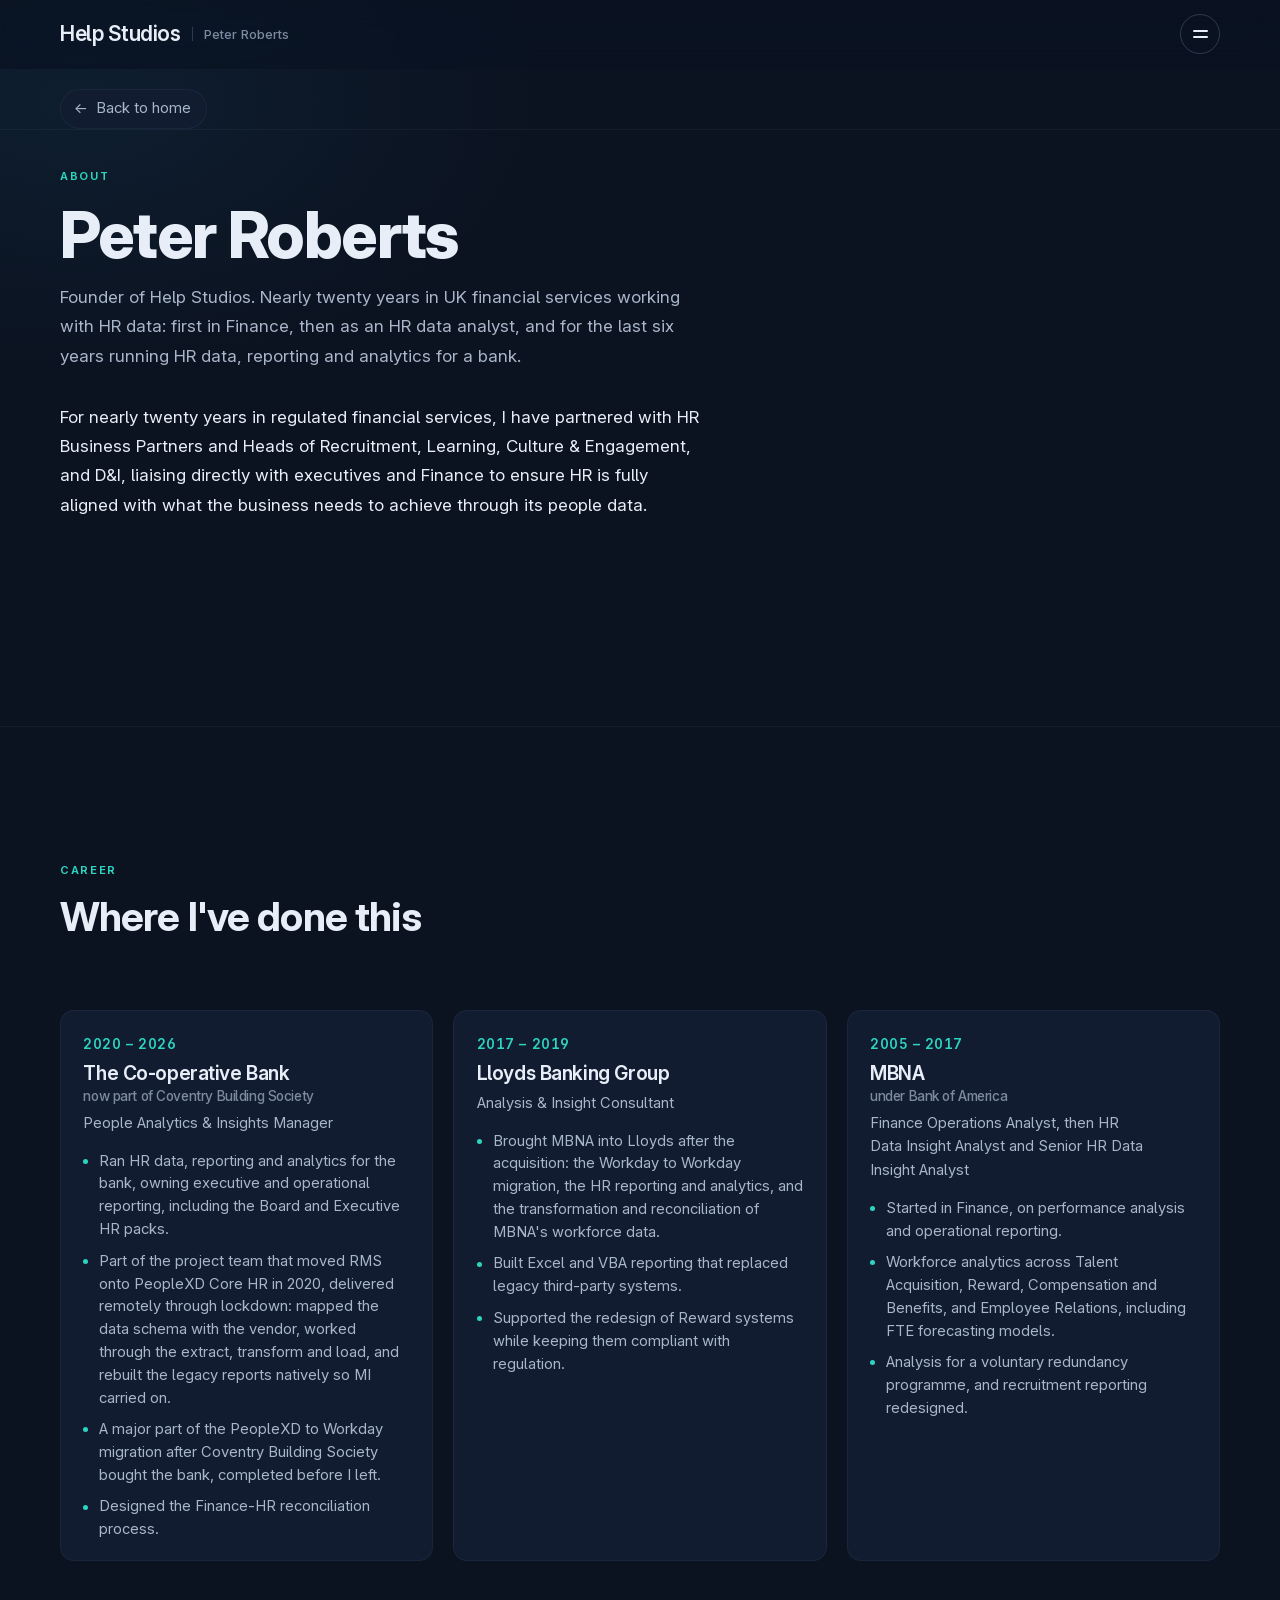
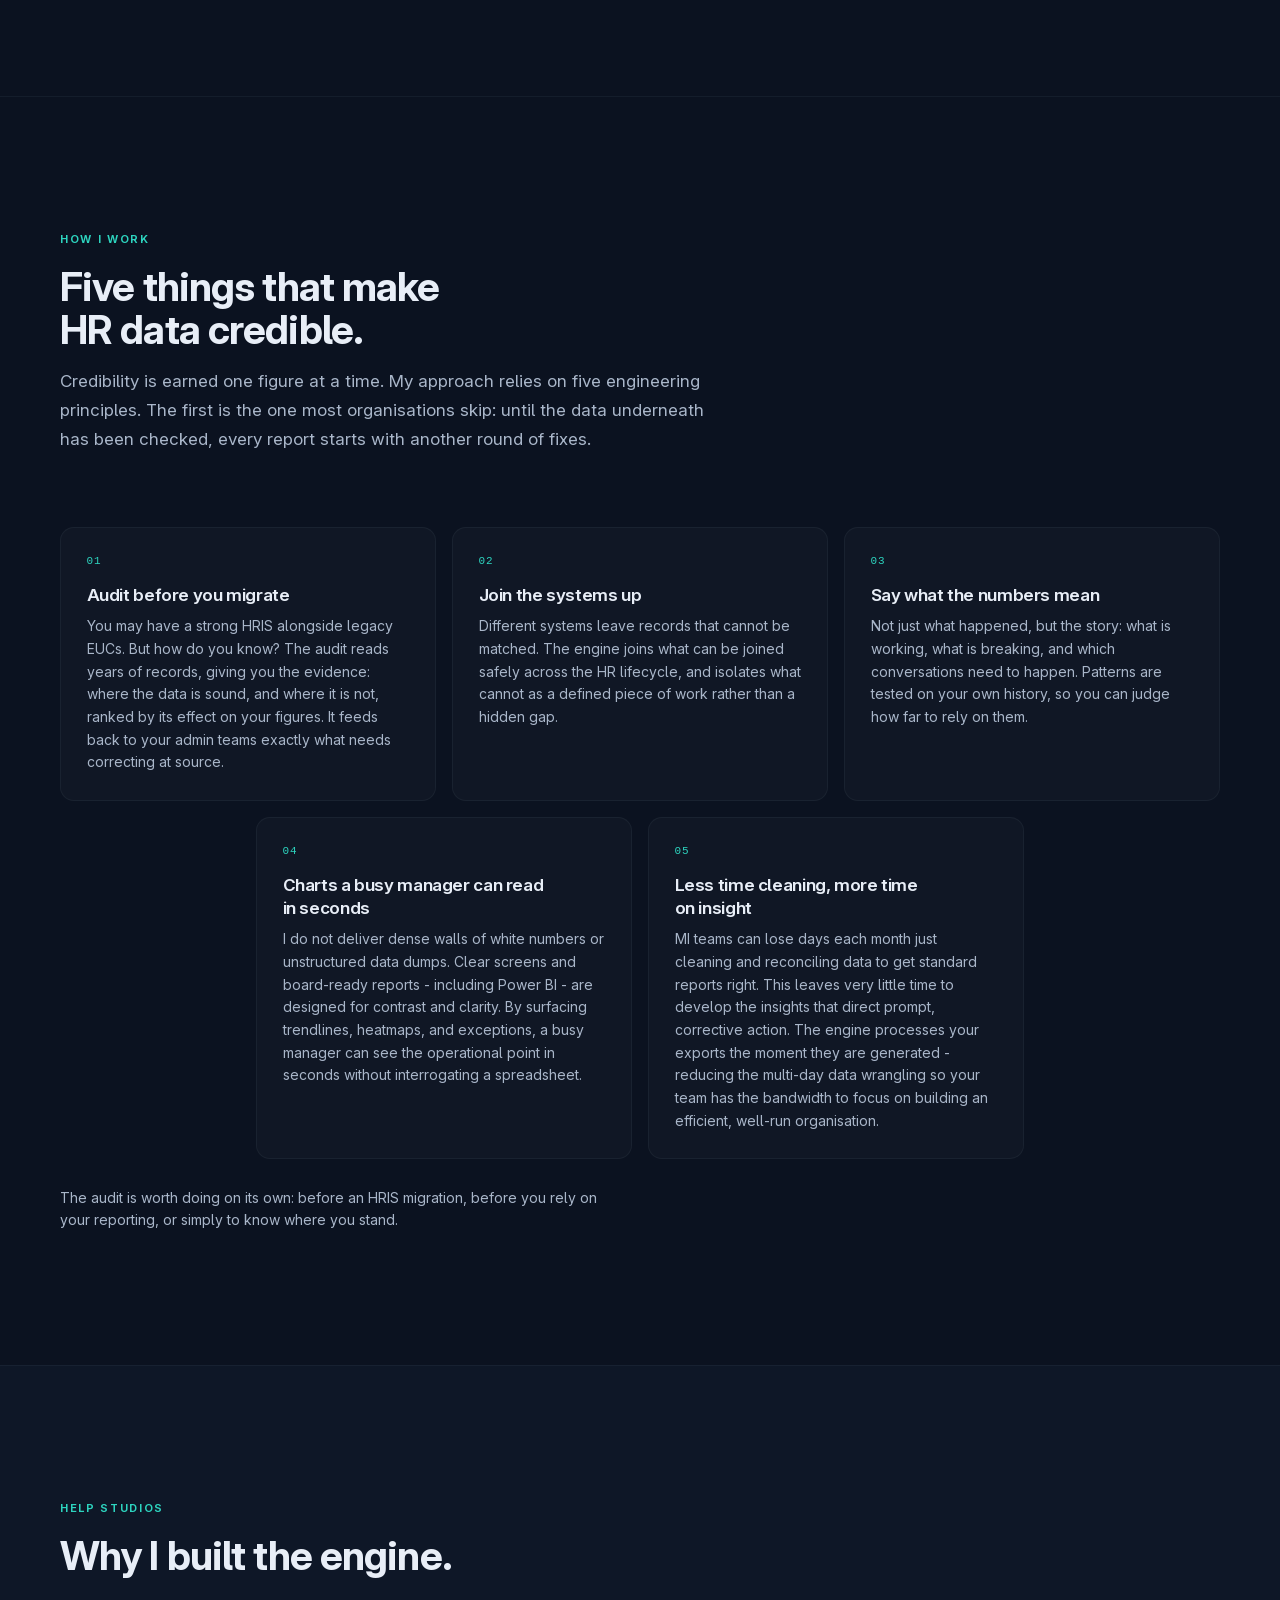
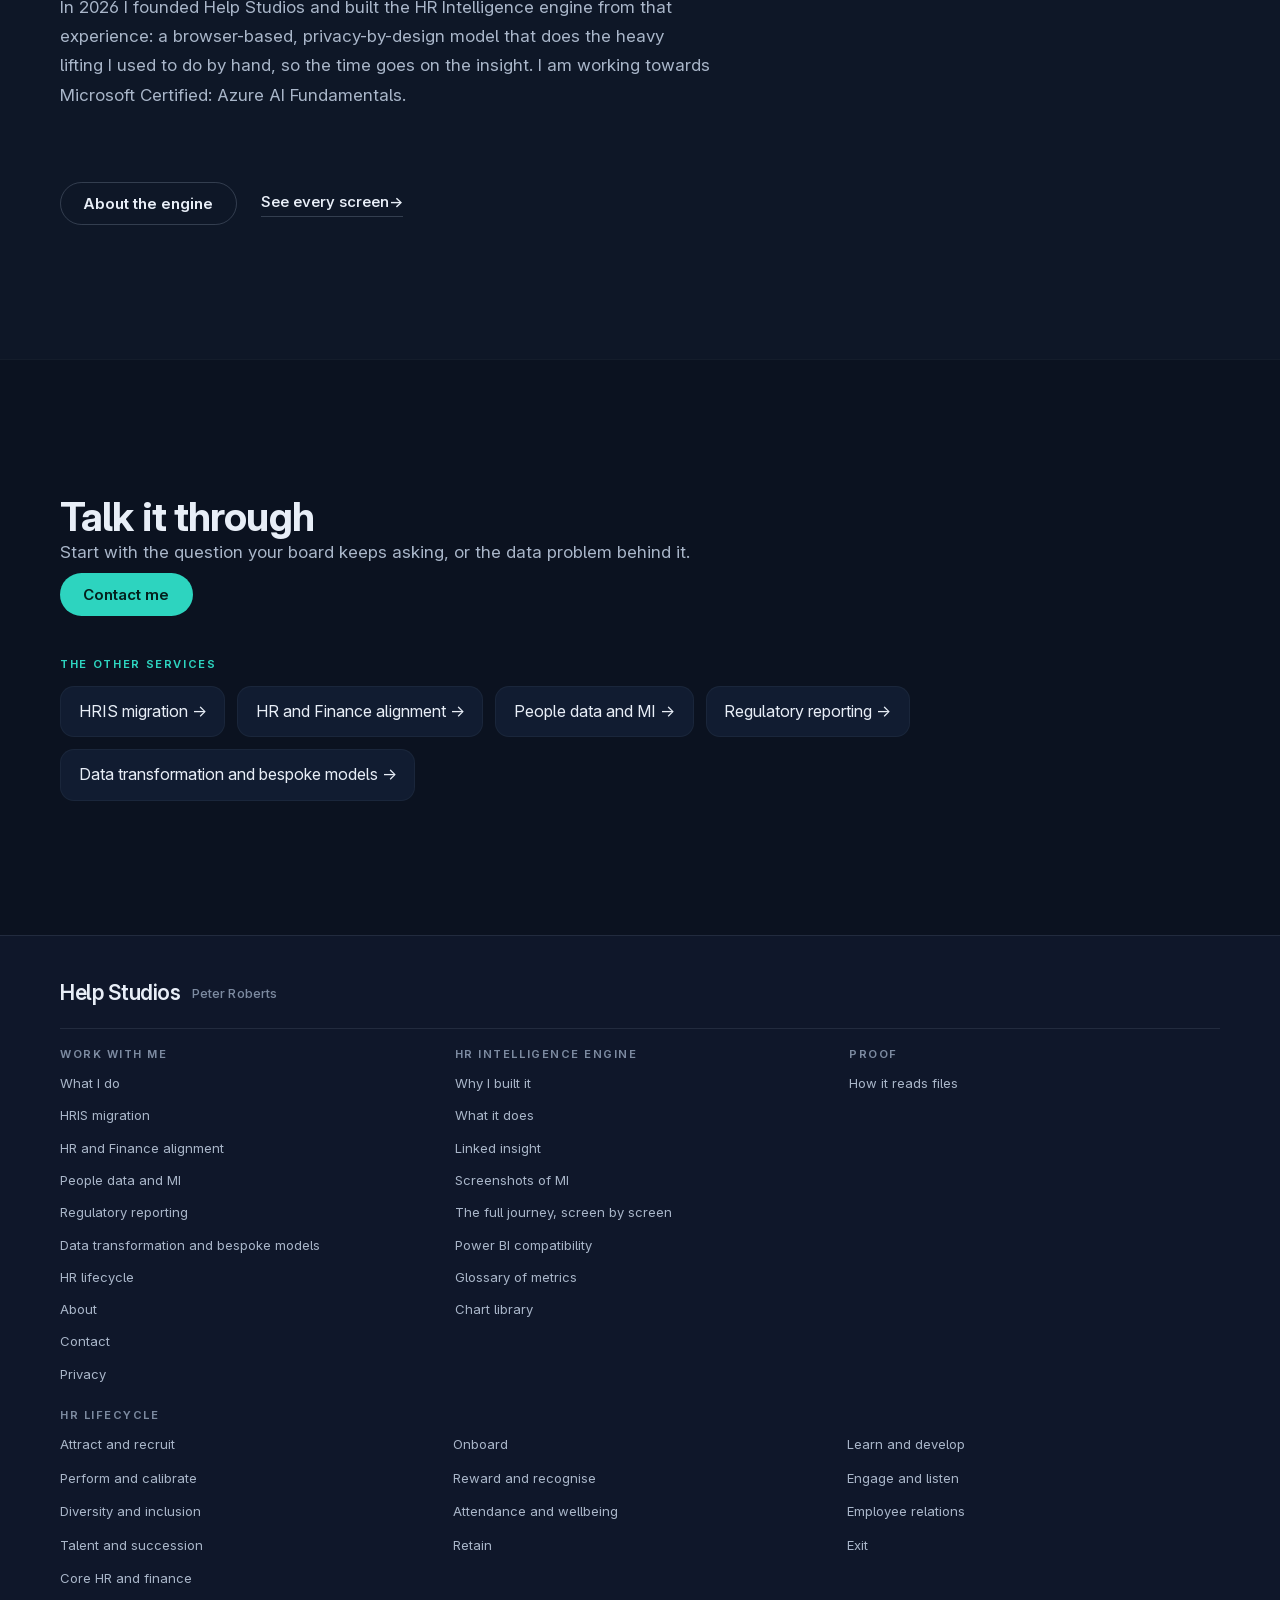
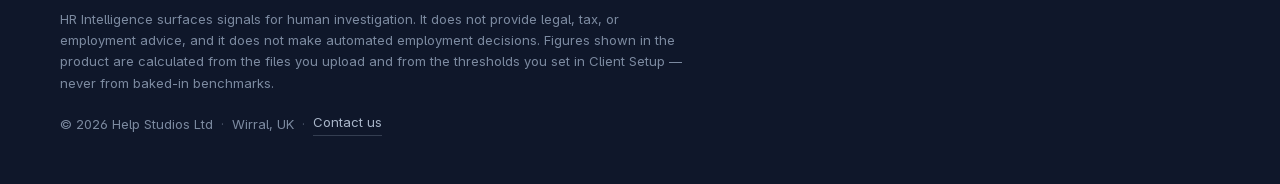
<file: about.html>
<!DOCTYPE html>
<html lang='en-GB'>
<head>
  <meta charset='UTF-8'>
  <meta http-equiv='Content-Security-Policy' content="default-src 'none'; script-src 'self'; style-src 'self' 'unsafe-inline'; img-src 'self' data:; font-src 'self'; media-src 'self'; connect-src 'self'; form-action 'none'; base-uri 'none'; manifest-src 'self'">
  <meta name='referrer' content='strict-origin-when-cross-origin'>
  <meta name='viewport' content='width=device-width, initial-scale=1.0'>
  <title>About Peter Roberts - Help Studios</title>
  <meta name='description' content='Peter Roberts, founder of Help Studios: nearly twenty years of HR data, HRIS migration and people analytics in UK financial services, at MBNA, Lloyds Banking Group and The Co-operative Bank.'>
  <meta name='author' content='Help Studios Ltd'>
  <meta name='theme-color' content='#0b1220'>
  <meta name='color-scheme' content='dark light'>
  <link rel='canonical' href='https://help-studios.com/about.html'>
  <meta property='og:type' content='website'>
  <meta property='og:site_name' content='Help Studios'>
  <meta property='og:locale' content='en_GB'>
  <meta property='og:url' content='https://help-studios.com/about.html'>
  <meta property='og:title' content='About Peter Roberts - Help Studios'>
  <meta property='og:description' content='Nearly twenty years of HR data, HRIS migration and people analytics in UK financial services.'>
  <meta property='og:image' content='https://help-studios.com/assets/og-image.png'>
  <meta property='og:image:width' content='1200'>
  <meta property='og:image:height' content='630'>
  <meta name='twitter:card' content='summary_large_image'>
  <meta name='twitter:title' content='About Peter Roberts - Help Studios'>
  <meta name='twitter:description' content='Nearly twenty years of HR data, HRIS migration and people analytics in UK financial services.'>
  <meta name='twitter:image' content='https://help-studios.com/assets/og-image.png'>
  <link rel='icon' href='assets/favicon.svg' type='image/svg+xml'>
  <link rel='icon' href='assets/favicon-32.png' sizes='32x32' type='image/png'>
  <link rel='apple-touch-icon' href='assets/apple-touch-icon.png'>
  <link rel='preload' href='assets/fonts/InterVariable.woff2' as='font' type='font/woff2' crossorigin>
  <link rel='stylesheet' href='css/site.css'>
</head>
<body>
  <a class='skip-link' href='#main'>Skip to content</a>
  <header class='site-header' id='site-header'>
    <div class='wrap header-inner'>
      <a class='brand' href='index.html#top' aria-label='Help Studios, Peter Roberts, back to top'>
        <span class='brand-name'>Help Studios</span>
        <span class='brand-rule' aria-hidden='true'></span>
        <span class='brand-product'>Peter Roberts</span>
      </a>
      <button class='nav-toggle' id='nav-toggle' type='button' aria-expanded='false' aria-controls='site-nav'>
        <span class='nav-toggle-bars' aria-hidden='true'><span></span><span></span></span>
        <span class='visually-hidden'>Menu</span>
      </button>
      <nav class='site-nav' id='site-nav' aria-label='Primary'>
        <div class='nav-item nav-has-menu nav-hris'>
          <button class='nav-menu-toggle' type='button' aria-expanded='false' aria-haspopup='true' aria-controls='menu-hris'>HRIS migration <span class='nav-caret' aria-hidden='true'></span></button>
          <div class='nav-menu' id='menu-hris'>
            <ul class='nav-menu-list'>
              <li><a class='nav-menu-feature' href='hris-migration.html'><strong>HRIS migration</strong><span>Overview</span></a></li>
              <li><a href='hris-migration.html#end-to-end'>The migration, end to end</a></li>
              <li><a href='hris-migration.html#assistant'>The engine as my assistant</a></li>
              <li><a href='hris-migration.html#done'>Where I have done this</a></li>
            </ul>
          </div>
        </div>
        <div class='nav-item nav-has-menu nav-hrf'>
          <button class='nav-menu-toggle' type='button' aria-expanded='false' aria-haspopup='true' aria-controls='menu-hrf'>HR and Finance <span class='nav-caret' aria-hidden='true'></span></button>
          <div class='nav-menu' id='menu-hrf'>
            <ul class='nav-menu-list'>
              <li><a class='nav-menu-feature' href='hr-finance.html'><strong>HR and Finance</strong><span>Overview</span></a></li>
              <li><a href='hr-finance.html#how'>How I work</a></li>
              <li><a href='hr-finance.html#transactions'>Corporate change and transactions</a></li>
              <li><a href='hr-finance.html#track'>Where I have done this</a></li>
            </ul>
          </div>
        </div>
        <div class='nav-item nav-has-menu nav-mi'>
          <button class='nav-menu-toggle' type='button' aria-expanded='false' aria-haspopup='true' aria-controls='menu-mi'>People data and MI <span class='nav-caret' aria-hidden='true'></span></button>
          <div class='nav-menu' id='menu-mi'>
            <ul class='nav-menu-list'>
              <li><a class='nav-menu-feature' href='mi-transformation.html'><strong>People data and MI</strong><span>Overview</span></a></li>
              <li><a href='mi-transformation.html#ways'>Three ways of reporting</a></li>
              <li><a href='mi-transformation.html#linked'>Linked insight</a></li>
              <li><a href='mi-transformation.html#packs'>MI packs and data management</a></li>
              <li><a href='mi-transformation.html#lifecycle'>Across the lifecycle</a></li>
              <li><a href='mi-transformation.html#powerbi'>Export into Power BI</a></li>
            </ul>
          </div>
        </div>
        <div class='nav-item nav-has-menu nav-reg'>
          <button class='nav-menu-toggle' type='button' aria-expanded='false' aria-haspopup='true' aria-controls='menu-reg'>Regulatory reporting <span class='nav-caret' aria-hidden='true'></span></button>
          <div class='nav-menu' id='menu-reg'>
            <ul class='nav-menu-list'>
              <li><a class='nav-menu-feature' href='regulatory-reporting.html'><strong>Regulatory reporting</strong><span>Overview</span></a></li>
              <li><a href='regulatory-reporting.html#what'>What I report on</a></li>
              <li><a href='regulatory-reporting.html#proof'>In the engine</a></li>
            </ul>
          </div>
        </div>
        <div class='nav-item nav-has-menu nav-bsp'>
          <button class='nav-menu-toggle' type='button' aria-expanded='false' aria-haspopup='true' aria-controls='menu-bsp'>Bespoke models <span class='nav-caret' aria-hidden='true'></span></button>
          <div class='nav-menu' id='menu-bsp'>
            <ul class='nav-menu-list'>
              <li><a class='nav-menu-feature' href='bespoke-tools.html'><strong>Bespoke models</strong><span>Overview</span></a></li>
              <li><a href='bespoke-tools.html#build'>What I build</a></li>
              <li><a href='bespoke-tools.html#models'>Bespoke models</a></li>
              <li><a href='bespoke-tools.html#euc'>Spreadsheet models made fit</a></li>
              <li><a href='bespoke-tools.html#how'>How I build</a></li>
            </ul>
          </div>
        </div>
        <div class='nav-item nav-has-menu nav-engine'>
          <button class='nav-menu-toggle' type='button' aria-expanded='false' aria-haspopup='true' aria-controls='menu-engine'>The engine <span class='nav-caret' aria-hidden='true'></span></button>
          <div class='nav-menu' id='menu-engine'>
            <ul class='nav-menu-list'>
              <li><a class='nav-menu-feature' href='engine.html'><strong>The HR Intelligence engine</strong><span>An entire MI team, in one product</span></a></li>
              <li><a href='engine.html#tour'>Guided tour</a></li>
              <li><a href='journey.html'>The full journey, screen by screen</a></li>
              <li><a href='screenshots.html'>Screenshots of MI</a></li>
              <li><a href='powerbi.html'>Power BI compatibility</a></li>
              <li><a href='glossary.html'>Glossary of metrics</a></li>
              <li><a href='chart-library.html'>Chart library</a></li>
            </ul>
          </div>
        </div>
        <a href='about.html'>About</a>
        <a class='btn btn-primary btn-sm nav-cta' href='index.html#contact'>Contact me</a>
      </nav>
    </div>
  </header>
<main id='main'>
    <nav class='backbar' aria-label='Back'><div class='wrap'><a class='backlink' href='index.html'><span aria-hidden='true'>&larr;</span> Back to home</a></div></nav>
    <section class='section offer-hero'>
      <div class='wrap'>
        <div class='section-head'>
          <p class='eyebrow'>About</p>
          <h1>Peter Roberts</h1>
          <p class='section-lede'>Founder of Help Studios. Nearly twenty years in UK financial services working with HR data: first in Finance, then as an HR data analyst, and for the last six years running HR data, reporting and analytics for a bank.</p>
          <p class='section-lede offer-lede2'>For nearly twenty years in regulated financial services, I have partnered with HR Business Partners and Heads of Recruitment, Learning, Culture &amp; Engagement, and D&amp;I, liaising directly with executives and Finance to ensure HR is fully aligned with what the business needs to achieve through its people data.</p>
        </div>
      </div>
    </section>
    <section class='section' id='career'>
      <div class='wrap'>
        <div class='section-head'>
          <p class='eyebrow'>Career</p>
          <h2>Where I've done this</h2>
        </div>
        <div class="career">
          <article class="career-role">
            <p class="career-when">2020 – 2026</p>
            <h3>The Co-operative Bank <span>now part of Coventry Building Society</span></h3>
            <p class="career-title">People Analytics &amp; Insights Manager</p>
            <ul>
              <li>Ran HR data, reporting and analytics for the bank, owning executive and operational reporting, including the Board and Executive HR packs.</li>
              <li>Part of the project team that moved RMS onto PeopleXD Core HR in 2020, delivered remotely through lockdown: mapped the data schema with the vendor, worked through the extract, transform and load, and rebuilt the legacy reports natively so MI carried on.</li>
              <li>A major part of the PeopleXD to Workday migration after Coventry Building Society bought the bank, completed before I left.</li>
              <li>Designed the Finance-HR reconciliation process.</li>
            </ul>
          </article>
          <article class="career-role">
            <p class="career-when">2017 – 2019</p>
            <h3>Lloyds Banking Group</h3>
            <p class="career-title">Analysis &amp; Insight Consultant</p>
            <ul>
              <li>Brought MBNA into Lloyds after the acquisition: the Workday to Workday migration, the HR reporting and analytics, and the transformation and reconciliation of MBNA's workforce data.</li>
              <li>Built Excel and VBA reporting that replaced legacy third-party systems.</li>
              <li>Supported the redesign of Reward systems while keeping them compliant with regulation.</li>
            </ul>
          </article>
          <article class="career-role">
            <p class="career-when">2005 – 2017</p>
            <h3>MBNA <span>under Bank of America</span></h3>
            <p class="career-title">Finance Operations Analyst, then HR Data Insight Analyst and Senior HR Data Insight Analyst</p>
            <ul>
              <li>Started in Finance, on performance analysis and operational reporting.</li>
              <li>Workforce analytics across Talent Acquisition, Reward, Compensation and Benefits, and Employee Relations, including FTE forecasting models.</li>
              <li>Analysis for a voluntary redundancy programme, and recruitment reporting redesigned.</li>
            </ul>
          </article>
        </div>
      </div>
    </section>
    <!-- == HOW IT WORKS: five things that make HR data credible == -->
    <section class="section section-approach" id="approach" aria-labelledby="approach-title">
      <div class="wrap">
        <div class="section-head">
          <p class="eyebrow">How I work</p>
          <h2 id="approach-title">Five things that make HR data credible.</h2>
          <p class="section-lede">
            Credibility is earned one figure at a time. My approach relies on five engineering principles. The first is the one most organisations skip: until the data underneath has been checked, every report starts with another round of fixes.
          </p>
        </div>

        <ol class='area-grid approach-grid'>
          <li class='area-card approach-card approach-lead'>
            <span class='area-index' aria-hidden='true'>01</span>
            <h3>Audit before you migrate</h3>
            <p>You may have a strong HRIS alongside legacy EUCs. But how do you know? The audit reads years of records, giving you the evidence: where the data is sound, and where it is not, ranked by its effect on your figures. It feeds back to your admin teams exactly what needs correcting at source.</p>
          </li>
          <li class='area-card approach-card'>
            <span class='area-index' aria-hidden='true'>02</span>
            <h3>Join the systems up</h3>
            <p>Different systems leave records that cannot be matched. The engine joins what can be joined safely across the HR lifecycle, and isolates what cannot as a defined piece of work rather than a hidden gap.</p>
          </li>
          <li class='area-card approach-card'>
            <span class='area-index' aria-hidden='true'>03</span>
            <h3>Say what the numbers mean</h3>
            <p>Not just what happened, but the story: what is working, what is breaking, and which conversations need to happen. Patterns are tested on your own history, so you can judge how far to rely on them.</p>
          </li>
          <li class='area-card approach-card'>
            <span class='area-index' aria-hidden='true'>04</span>
            <h3>Charts a busy manager can read in seconds</h3>
            <p>I do not deliver dense walls of white numbers or unstructured data dumps. Clear screens and board-ready reports - including Power BI - are designed for contrast and clarity. By surfacing trendlines, heatmaps, and exceptions, a busy manager can see the operational point in seconds without interrogating a spreadsheet.</p>
          </li>
          <li class='area-card approach-card'>
            <span class='area-index' aria-hidden='true'>05</span>
            <h3>Less time cleaning, more time on insight</h3>
            <p>MI teams can lose days each month just cleaning and reconciling data to get standard reports right. This leaves very little time to develop the insights that direct prompt, corrective action. The engine processes your exports the moment they are generated - reducing the multi-day data wrangling so your team has the bandwidth to focus on building an efficient, well-run organisation.</p>
          </li>
        </ol>

        <p class="section-note">The audit is worth doing on its own: before an HRIS migration, before you rely on your reporting, or simply to know where you stand.</p>
      </div>
    </section>
    <section class='section section-alt' id='help-studios'>
      <div class='wrap'>
        <div class='section-head'>
          <p class='eyebrow'>Help Studios</p>
          <h2>Why I built the engine.</h2>
          <p class='section-lede'>In 2026 I founded Help Studios and built the HR Intelligence engine from that experience: a browser-based, privacy-by-design model that does the heavy lifting I used to do by hand, so the time goes on the insight. I am working towards Microsoft Certified: Azure AI Fundamentals.</p>
        </div>
        <p class='hero-actions'><a class='btn btn-secondary' href='engine.html'>About the engine</a><a class='link-arrow' href='journey.html'>See every screen <span aria-hidden='true'>→</span></a></p>
      </div>
    </section>
    <section class='section'>
      <div class='wrap offer-close'>
        <h2>Talk it through</h2>
        <p class='section-lede'>Start with the question your board keeps asking, or the data problem behind it.</p>
        <p class='hero-actions'><a class='btn btn-primary' href='index.html#contact'>Contact me</a></p>
        <p class='eyebrow offer-next-label'>The other services</p>
        <nav class='offer-next' aria-label='The other services'><a href='hris-migration.html'>HRIS migration <span aria-hidden='true'>→</span></a><a href='hr-finance.html'>HR and Finance alignment <span aria-hidden='true'>→</span></a><a href='mi-transformation.html'>People data and MI <span aria-hidden='true'>→</span></a><a href='regulatory-reporting.html'>Regulatory reporting <span aria-hidden='true'>→</span></a><a href='bespoke-tools.html'>Data transformation and bespoke models <span aria-hidden='true'>→</span></a></nav>
      </div>
    </section>
</main>
  <footer class='site-footer'>
    <div class='wrap footer-inner'>
      <div class='footer-brand'>
        <span class='brand-name'>Help Studios</span>
        <span class='brand-product'>Peter Roberts</span>
      </div>
      <nav class='footer-nav' aria-label='Site'>
        <div class='footer-nav-group'>
          <h2 class='footer-nav-label'>Work with me</h2>
          <ul>
            <li><a href='index.html#what-i-do'>What I do</a></li>
            <li><a href='hris-migration.html'>HRIS migration</a></li>
            <li><a href='hr-finance.html'>HR and Finance alignment</a></li>
            <li><a href='mi-transformation.html'>People data and MI</a></li>
            <li><a href='regulatory-reporting.html'>Regulatory reporting</a></li>
            <li><a href='bespoke-tools.html'>Data transformation and bespoke models</a></li>
            <li><a href='mi-transformation.html#lifecycle'>HR lifecycle</a></li>
            <li><a href='about.html'>About</a></li>
            <li><a href='index.html#contact'>Contact</a></li>
            <li><a href='privacy.html'>Privacy</a></li>
          </ul>
        </div>
        <div class='footer-nav-group'>
          <h2 class='footer-nav-label'>HR Intelligence engine</h2>
          <ul>
            <li><a href='engine.html'>Why I built it</a></li>
            <li><a href='engine.html'>What it does</a></li>
            <li><a href='mi-transformation.html#linked'>Linked insight</a></li>
            <li><a href='screenshots.html'>Screenshots of MI</a></li>
              <li><a href='journey.html'>The full journey, screen by screen</a></li>
            <li><a href='powerbi.html'>Power BI compatibility</a></li>
            <li><a href='glossary.html'>Glossary of metrics</a></li>
              <li><a href='chart-library.html'>Chart library</a></li>
          </ul>
        </div>
        <div class='footer-nav-group'>
          <h2 class='footer-nav-label'>Proof</h2>
          <ul>
            <li><a href='engine.html#how'>How it reads files</a></li>
          </ul>
        </div>
        <div class='footer-nav-group footer-nav-lifecycle'>
          <h2 class='footer-nav-label'>HR lifecycle</h2>
<!-- lifecycle-nav:start (generated by tools/build-lifecycle.js from data/lifecycle.json; do not edit) -->
          <ul class="nav-menu-list nav-menu-cols">
            <li><a href="index.html#lifecycle-recruit" data-stage="recruit">Attract and recruit</a></li>
            <li><a href="index.html#lifecycle-onboard" data-stage="onboard">Onboard</a></li>
            <li><a href="index.html#lifecycle-learn" data-stage="learn">Learn and develop</a></li>
            <li><a href="index.html#lifecycle-perform" data-stage="perform">Perform and calibrate</a></li>
            <li><a href="index.html#lifecycle-reward" data-stage="reward">Reward and recognise</a></li>
            <li><a href="index.html#lifecycle-engage" data-stage="engage">Engage and listen</a></li>
            <li><a href="index.html#lifecycle-inclusion" data-stage="inclusion">Diversity and inclusion</a></li>
            <li><a href="index.html#lifecycle-attend" data-stage="attend">Attendance and wellbeing</a></li>
            <li><a href="index.html#lifecycle-relations" data-stage="relations">Employee relations</a></li>
            <li><a href="index.html#lifecycle-succession" data-stage="succession">Talent and succession</a></li>
            <li><a href="index.html#lifecycle-retain" data-stage="retain">Retain</a></li>
            <li><a href="index.html#lifecycle-exit" data-stage="exit">Exit</a></li>
            <li><a href="index.html#lifecycle-foundation" data-stage="foundation">Core HR and finance</a></li>
          </ul>
          <!-- lifecycle-nav:end -->
        </div>
      </nav>
      <p class='footer-legal'>
        HR Intelligence surfaces signals for human investigation. It does not provide legal,
        tax, or employment advice, and it does not make automated employment decisions.
        Figures shown in the product are calculated from the files you upload and from the
        thresholds you set in Client Setup &mdash; never from baked-in benchmarks.
      </p>
      <div class='footer-meta'>
        <span>&copy; <span id='year'>2026</span> Help Studios Ltd</span>
        <span class='footer-dot' aria-hidden='true'>&middot;</span>
        <span>Wirral, UK</span>
        <span class='footer-dot' aria-hidden='true'>&middot;</span>
        <a href='index.html#contact'>Contact us</a>
      </div>
    </div>
  </footer>
  <div class='lightbox' id='lightbox' role='dialog' aria-modal='true' aria-label='Product screenshot' aria-hidden='true'>
    <button class='lightbox-close' id='lightbox-close' type='button' aria-label='Close screenshot'>&times;</button>
    <img alt=''>
  </div>
  <script src='js/site.js'></script>
</body>
</html>
</file>
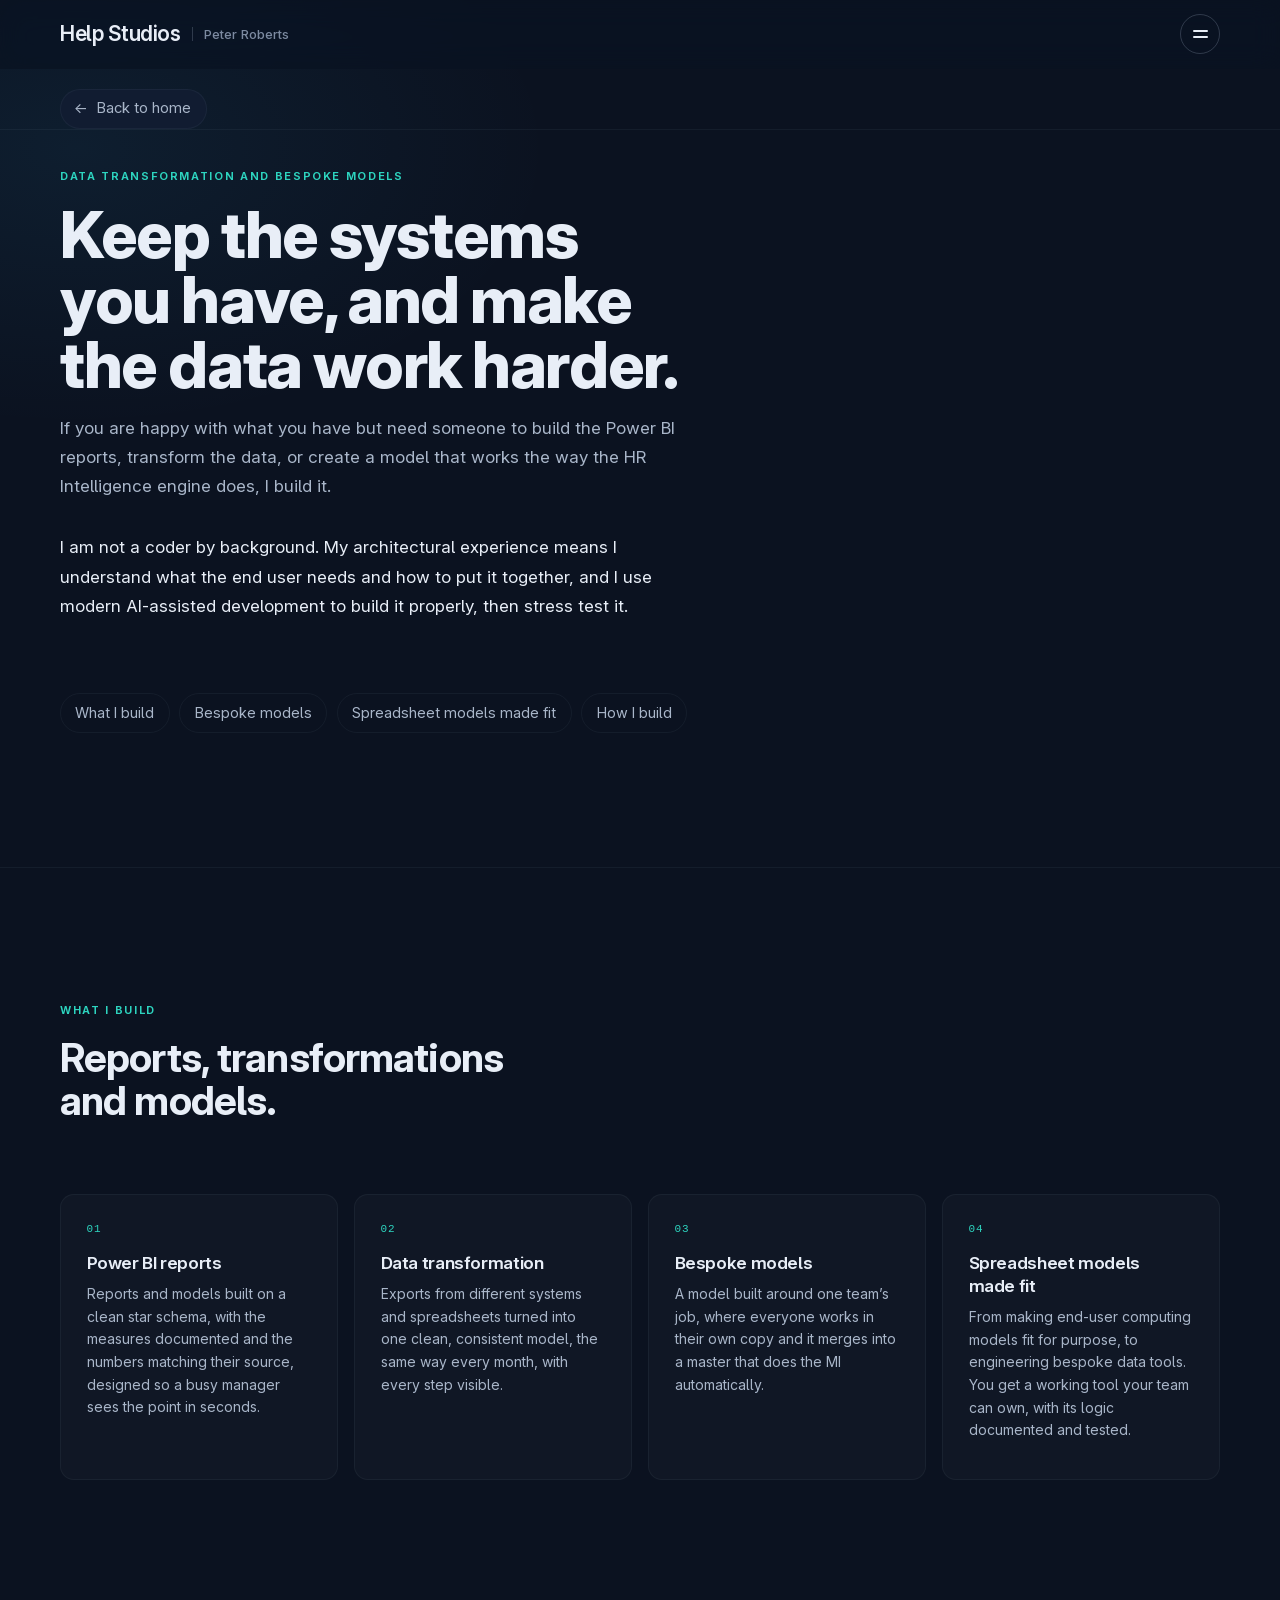
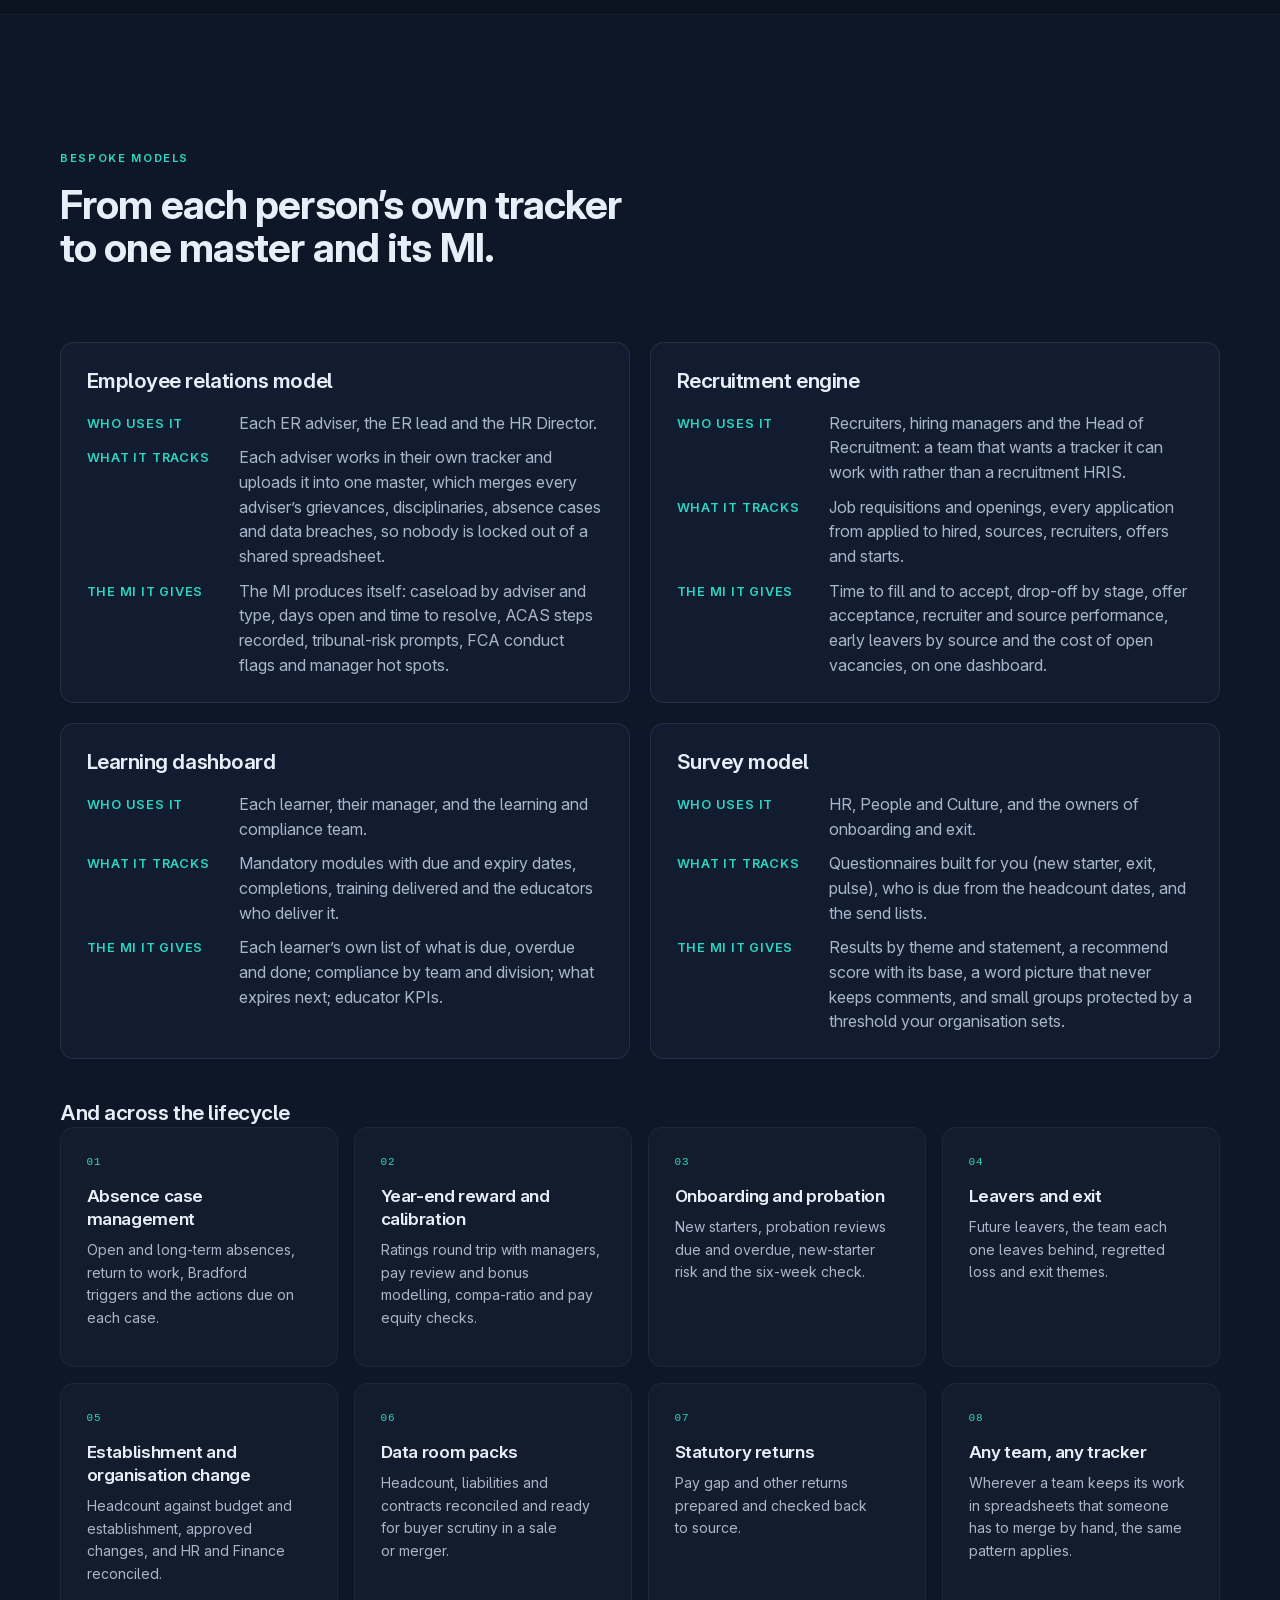
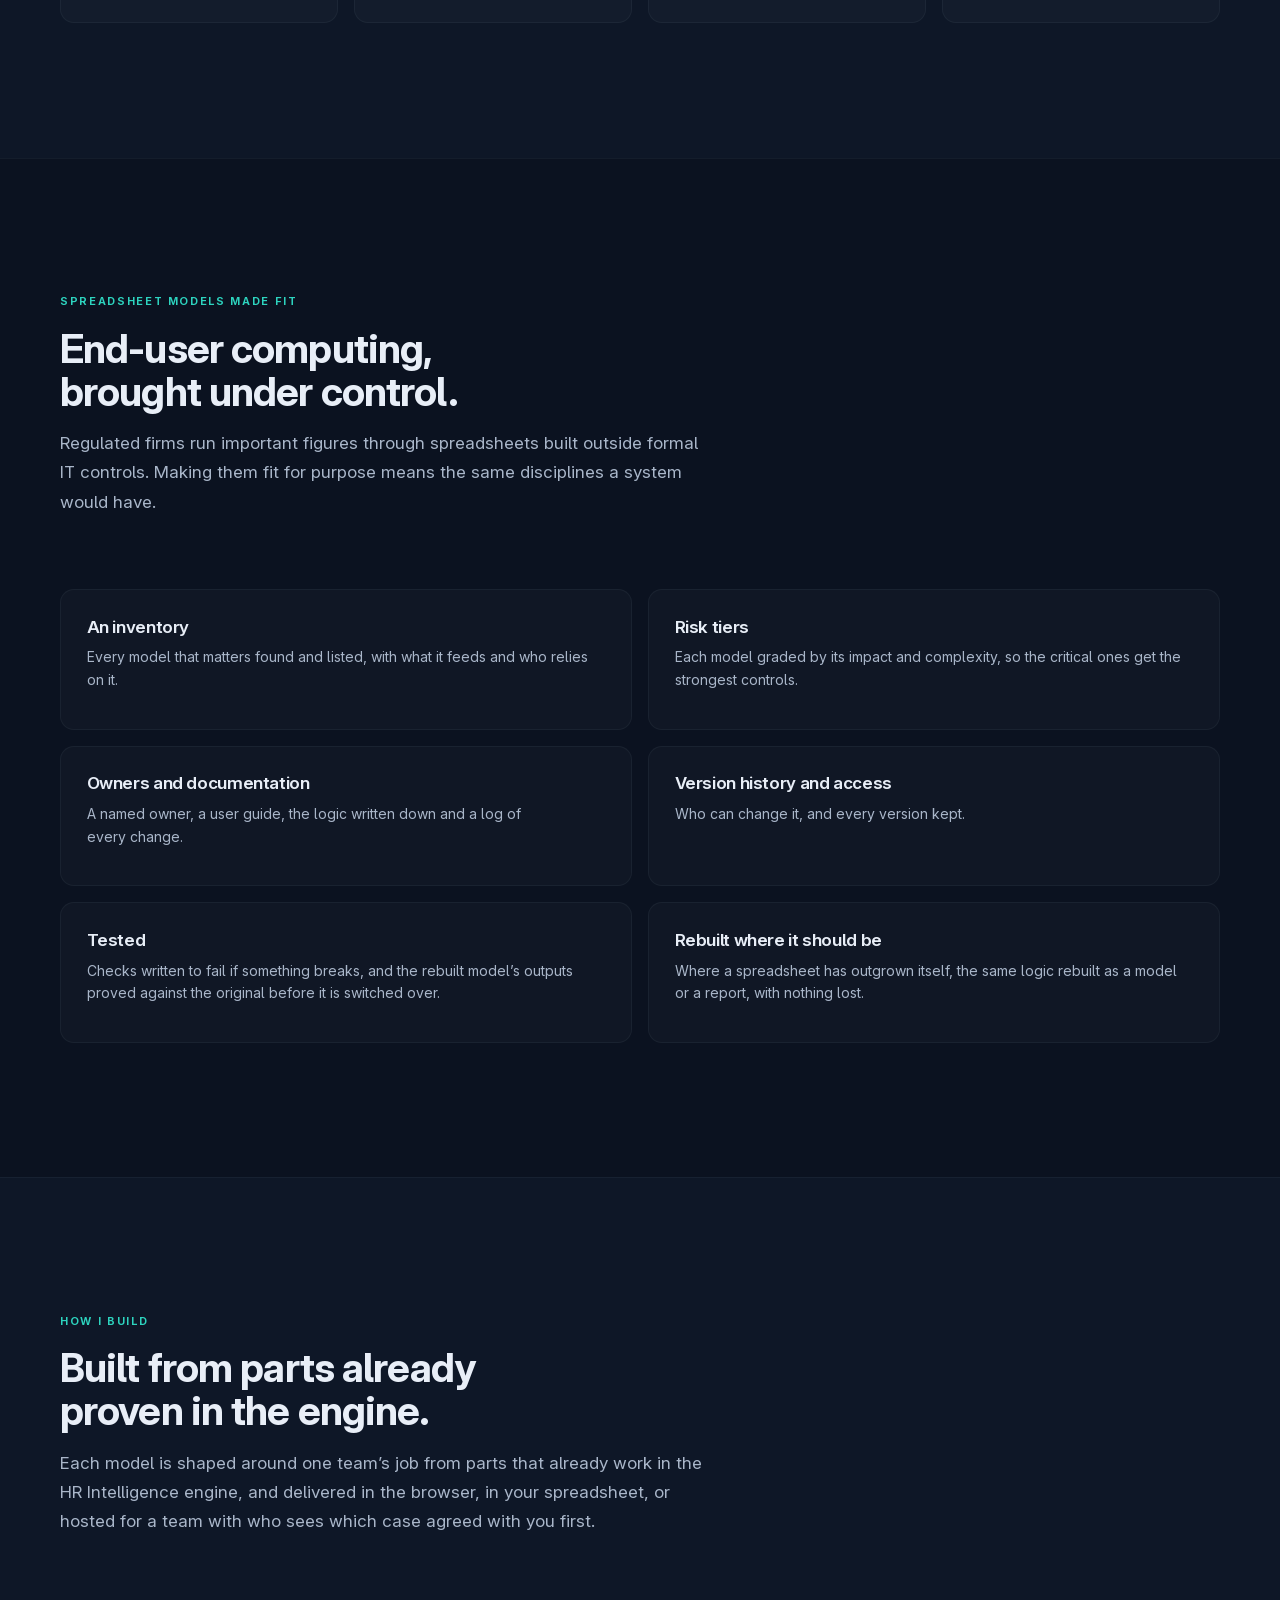
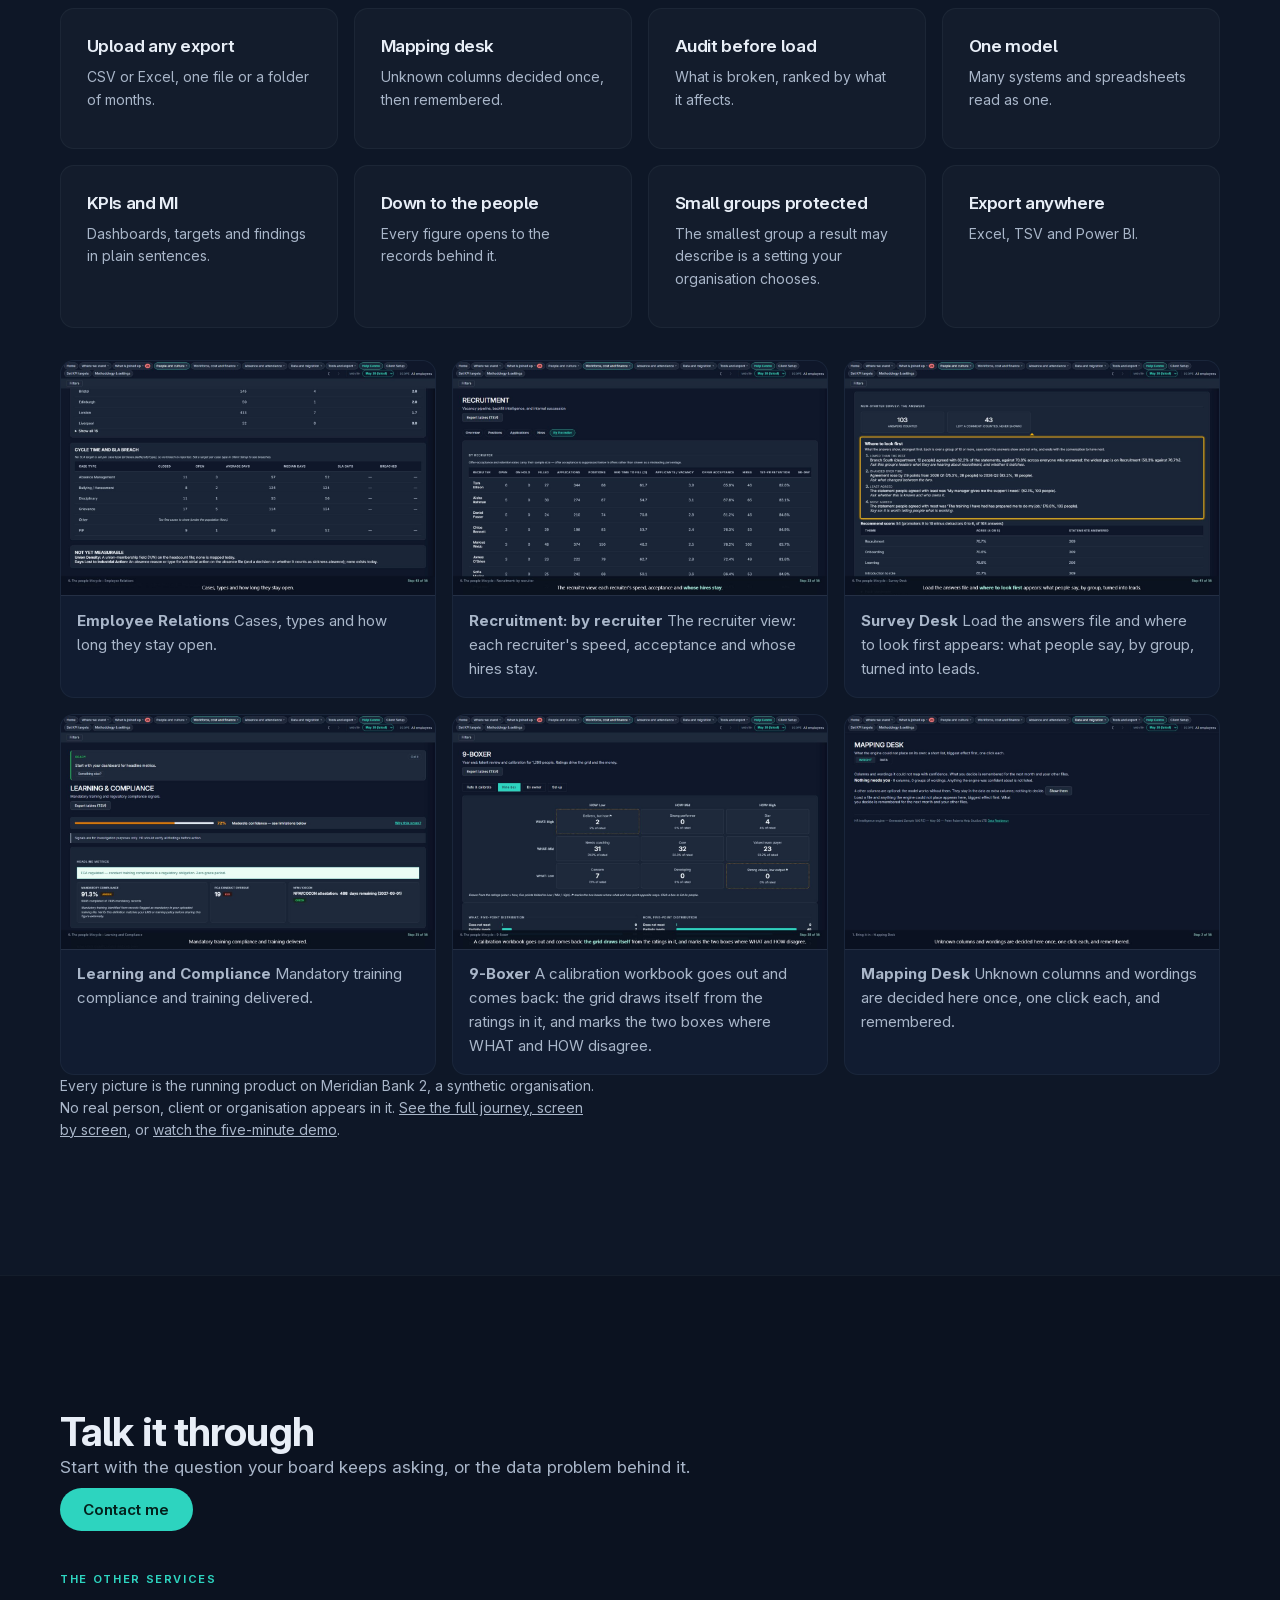
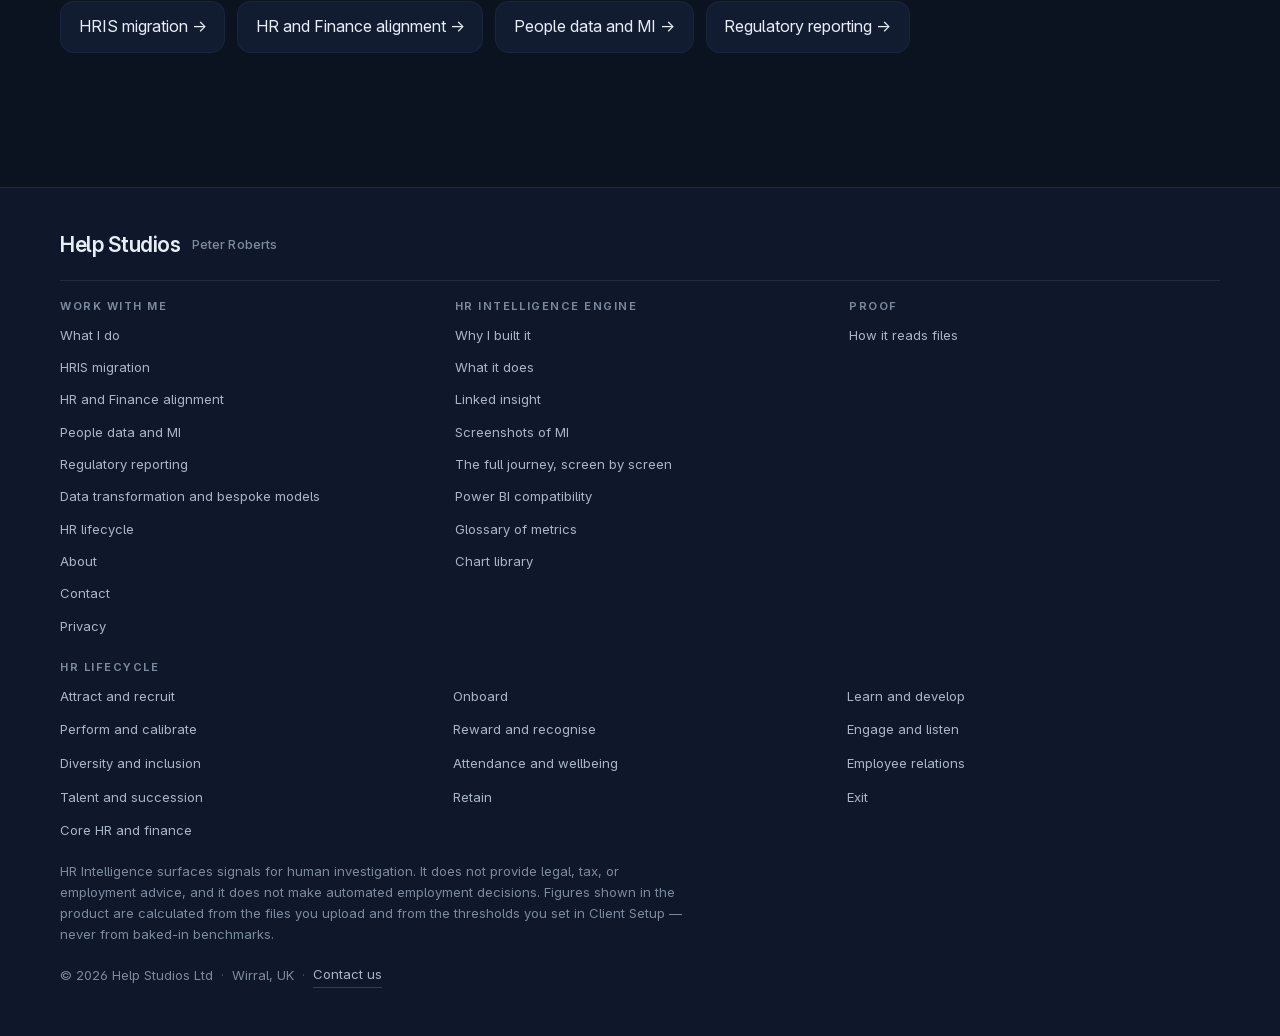
<file: bespoke-tools.html>
<!DOCTYPE html>
<html lang='en-GB'>
<head>
  <meta charset='UTF-8'>
  <meta http-equiv='Content-Security-Policy' content="default-src 'none'; script-src 'self'; style-src 'self' 'unsafe-inline'; img-src 'self' data:; font-src 'self'; media-src 'self'; connect-src 'self'; form-action 'none'; base-uri 'none'; manifest-src 'self'">
  <meta name='referrer' content='strict-origin-when-cross-origin'>
  <meta name='viewport' content='width=device-width, initial-scale=1.0'>
  <title>Data transformation and bespoke models - Help Studios</title>
  <meta name='description' content='Data transformation and bespoke models: Power BI reports, data transformation, spreadsheet models made fit for purpose, and bespoke trackers such as an employee relations model where every adviser’s tracker merges into one master that produces the MI.'>
  <meta name='author' content='Help Studios Ltd'>
  <meta name='theme-color' content='#0b1220'>
  <meta name='color-scheme' content='dark light'>
  <link rel='canonical' href='https://help-studios.com/bespoke-tools.html'>
  <meta property='og:type' content='website'>
  <meta property='og:site_name' content='Help Studios'>
  <meta property='og:locale' content='en_GB'>
  <meta property='og:url' content='https://help-studios.com/bespoke-tools.html'>
  <meta property='og:title' content='Data transformation and bespoke models - Help Studios'>
  <meta property='og:description' content='Data transformation and bespoke models: Power BI reports, data transformation, spreadsheet models made fit for purpose, and bespoke trackers such as an employee relations model where every adviser’s tracker merges into one master that produces the MI.'>
  <meta property='og:image' content='https://help-studios.com/assets/og-image.png'>
  <meta property='og:image:width' content='1200'>
  <meta property='og:image:height' content='630'>
  <meta name='twitter:card' content='summary_large_image'>
  <meta name='twitter:title' content='Data transformation and bespoke models - Help Studios'>
  <meta name='twitter:description' content='Data transformation and bespoke models: Power BI reports, data transformation, spreadsheet models made fit for purpose, and bespoke trackers such as an employee relations model where every adviser’s tracker merges into one master that produces the MI.'>
  <meta name='twitter:image' content='https://help-studios.com/assets/og-image.png'>
  <link rel='icon' href='assets/favicon.svg' type='image/svg+xml'>
  <link rel='icon' href='assets/favicon-32.png' sizes='32x32' type='image/png'>
  <link rel='apple-touch-icon' href='assets/apple-touch-icon.png'>
  <link rel='preload' href='assets/fonts/InterVariable.woff2' as='font' type='font/woff2' crossorigin>
  <link rel='stylesheet' href='css/site.css'>
</head>
<body>
  <a class='skip-link' href='#main'>Skip to content</a>
  <header class='site-header' id='site-header'>
    <div class='wrap header-inner'>
      <a class='brand' href='index.html#top' aria-label='Help Studios, Peter Roberts, back to top'>
        <span class='brand-name'>Help Studios</span>
        <span class='brand-rule' aria-hidden='true'></span>
        <span class='brand-product'>Peter Roberts</span>
      </a>
      <button class='nav-toggle' id='nav-toggle' type='button' aria-expanded='false' aria-controls='site-nav'>
        <span class='nav-toggle-bars' aria-hidden='true'><span></span><span></span></span>
        <span class='visually-hidden'>Menu</span>
      </button>
      <nav class='site-nav' id='site-nav' aria-label='Primary'>
        <div class='nav-item nav-has-menu nav-hris'>
          <button class='nav-menu-toggle' type='button' aria-expanded='false' aria-haspopup='true' aria-controls='menu-hris'>HRIS migration <span class='nav-caret' aria-hidden='true'></span></button>
          <div class='nav-menu' id='menu-hris'>
            <ul class='nav-menu-list'>
              <li><a class='nav-menu-feature' href='hris-migration.html'><strong>HRIS migration</strong><span>Overview</span></a></li>
              <li><a href='hris-migration.html#end-to-end'>The migration, end to end</a></li>
              <li><a href='hris-migration.html#assistant'>The engine as my assistant</a></li>
              <li><a href='hris-migration.html#done'>Where I have done this</a></li>
            </ul>
          </div>
        </div>
        <div class='nav-item nav-has-menu nav-hrf'>
          <button class='nav-menu-toggle' type='button' aria-expanded='false' aria-haspopup='true' aria-controls='menu-hrf'>HR and Finance <span class='nav-caret' aria-hidden='true'></span></button>
          <div class='nav-menu' id='menu-hrf'>
            <ul class='nav-menu-list'>
              <li><a class='nav-menu-feature' href='hr-finance.html'><strong>HR and Finance</strong><span>Overview</span></a></li>
              <li><a href='hr-finance.html#how'>How I work</a></li>
              <li><a href='hr-finance.html#transactions'>Corporate change and transactions</a></li>
              <li><a href='hr-finance.html#track'>Where I have done this</a></li>
            </ul>
          </div>
        </div>
        <div class='nav-item nav-has-menu nav-mi'>
          <button class='nav-menu-toggle' type='button' aria-expanded='false' aria-haspopup='true' aria-controls='menu-mi'>People data and MI <span class='nav-caret' aria-hidden='true'></span></button>
          <div class='nav-menu' id='menu-mi'>
            <ul class='nav-menu-list'>
              <li><a class='nav-menu-feature' href='mi-transformation.html'><strong>People data and MI</strong><span>Overview</span></a></li>
              <li><a href='mi-transformation.html#ways'>Three ways of reporting</a></li>
              <li><a href='mi-transformation.html#linked'>Linked insight</a></li>
              <li><a href='mi-transformation.html#packs'>MI packs and data management</a></li>
              <li><a href='mi-transformation.html#lifecycle'>Across the lifecycle</a></li>
              <li><a href='mi-transformation.html#powerbi'>Export into Power BI</a></li>
            </ul>
          </div>
        </div>
        <div class='nav-item nav-has-menu nav-reg'>
          <button class='nav-menu-toggle' type='button' aria-expanded='false' aria-haspopup='true' aria-controls='menu-reg'>Regulatory reporting <span class='nav-caret' aria-hidden='true'></span></button>
          <div class='nav-menu' id='menu-reg'>
            <ul class='nav-menu-list'>
              <li><a class='nav-menu-feature' href='regulatory-reporting.html'><strong>Regulatory reporting</strong><span>Overview</span></a></li>
              <li><a href='regulatory-reporting.html#what'>What I report on</a></li>
              <li><a href='regulatory-reporting.html#proof'>In the engine</a></li>
            </ul>
          </div>
        </div>
        <div class='nav-item nav-has-menu nav-bsp'>
          <button class='nav-menu-toggle' type='button' aria-expanded='false' aria-haspopup='true' aria-controls='menu-bsp'>Bespoke models <span class='nav-caret' aria-hidden='true'></span></button>
          <div class='nav-menu' id='menu-bsp'>
            <ul class='nav-menu-list'>
              <li><a class='nav-menu-feature' href='bespoke-tools.html'><strong>Bespoke models</strong><span>Overview</span></a></li>
              <li><a href='bespoke-tools.html#build'>What I build</a></li>
              <li><a href='bespoke-tools.html#models'>Bespoke models</a></li>
              <li><a href='bespoke-tools.html#euc'>Spreadsheet models made fit</a></li>
              <li><a href='bespoke-tools.html#how'>How I build</a></li>
            </ul>
          </div>
        </div>
        <div class='nav-item nav-has-menu nav-engine'>
          <button class='nav-menu-toggle' type='button' aria-expanded='false' aria-haspopup='true' aria-controls='menu-engine'>The engine <span class='nav-caret' aria-hidden='true'></span></button>
          <div class='nav-menu' id='menu-engine'>
            <ul class='nav-menu-list'>
              <li><a class='nav-menu-feature' href='engine.html'><strong>The HR Intelligence engine</strong><span>An entire MI team, in one product</span></a></li>
              <li><a href='engine.html#tour'>Guided tour</a></li>
              <li><a href='journey.html'>The full journey, screen by screen</a></li>
              <li><a href='screenshots.html'>Screenshots of MI</a></li>
              <li><a href='powerbi.html'>Power BI compatibility</a></li>
              <li><a href='glossary.html'>Glossary of metrics</a></li>
              <li><a href='chart-library.html'>Chart library</a></li>
            </ul>
          </div>
        </div>
        <a href='about.html'>About</a>
        <a class='btn btn-primary btn-sm nav-cta' href='index.html#contact'>Contact me</a>
      </nav>
    </div>
  </header>
<main id='main'>
    <nav class='backbar' aria-label='Back'><div class='wrap'><a class='backlink' href='index.html'><span aria-hidden='true'>&larr;</span> Back to home</a></div></nav>
    <section class='section offer-hero'>
      <div class='wrap'>
        <div class='section-head'>
          <p class='eyebrow'>Data transformation and bespoke models</p>
          <h1>Keep the systems you have, and make the data work harder.</h1>
          <p class='section-lede'>If you are happy with what you have but need someone to build the Power BI reports, transform the data, or create a model that works the way the HR Intelligence engine does, I build it.</p>
          <p class='section-lede offer-lede2'>I am not a coder by background. My architectural experience means I understand what the end user needs and how to put it together, and I use modern AI-assisted development to build it properly, then stress test it.</p>
        </div>
        <nav class='offer-jump' aria-label='On this page'><a href='#build'>What I build</a><a href='#models'>Bespoke models</a><a href='#euc'>Spreadsheet models made fit</a><a href='#how'>How I build</a></nav>
      </div>
    </section>
    <section class='section' id='build'>
      <div class='wrap'>
        <div class='section-head'>
          <p class='eyebrow'>What I build</p>
          <h2>Reports, transformations and models.</h2>
        </div>
        <ol class='area-grid service-grid cols-4'>
          <li class='area-card service-card'>
            <span class='area-index' aria-hidden='true'>01</span>
            <h3>Power BI reports</h3>
            <p>Reports and models built on a clean star schema, with the measures documented and the numbers matching their source, designed so a busy manager sees the point in seconds.</p>
          </li>
          <li class='area-card service-card'>
            <span class='area-index' aria-hidden='true'>02</span>
            <h3>Data transformation</h3>
            <p>Exports from different systems and spreadsheets turned into one clean, consistent model, the same way every month, with every step visible.</p>
          </li>
          <li class='area-card service-card'>
            <span class='area-index' aria-hidden='true'>03</span>
            <h3>Bespoke models</h3>
            <p>A model built around one team’s job, where everyone works in their own copy and it merges into a master that does the MI automatically.</p>
          </li>
          <li class='area-card service-card'>
            <span class='area-index' aria-hidden='true'>04</span>
            <h3>Spreadsheet models made fit</h3>
            <p>From making end-user computing models fit for purpose, to engineering bespoke data tools. You get a working tool your team can own, with its logic documented and tested.</p>
          </li>
        </ol>
      </div>
    </section>
    <section class='section section-alt' id='models'>
      <div class='wrap'>
        <div class='section-head'>
          <p class='eyebrow'>Bespoke models</p>
          <h2>From each person’s own tracker to one master and its MI.</h2>
        </div>
        <div class='model-grid'>
          <article class='model-card'>
            <h3>Employee relations model</h3>
            <dl>
              <dt>Who uses it</dt><dd>Each ER adviser, the ER lead and the HR Director.</dd>
              <dt>What it tracks</dt><dd>Each adviser works in their own tracker and uploads it into one master, which merges every adviser’s grievances, disciplinaries, absence cases and data breaches, so nobody is locked out of a shared spreadsheet.</dd>
              <dt>The MI it gives</dt><dd>The MI produces itself: caseload by adviser and type, days open and time to resolve, ACAS steps recorded, tribunal-risk prompts, FCA conduct flags and manager hot spots.</dd>
            </dl>
          </article>
          <article class='model-card'>
            <h3>Recruitment engine</h3>
            <dl>
              <dt>Who uses it</dt><dd>Recruiters, hiring managers and the Head of Recruitment: a team that wants a tracker it can work with rather than a recruitment HRIS.</dd>
              <dt>What it tracks</dt><dd>Job requisitions and openings, every application from applied to hired, sources, recruiters, offers and starts.</dd>
              <dt>The MI it gives</dt><dd>Time to fill and to accept, drop-off by stage, offer acceptance, recruiter and source performance, early leavers by source and the cost of open vacancies, on one dashboard.</dd>
            </dl>
          </article>
          <article class='model-card'>
            <h3>Learning dashboard</h3>
            <dl>
              <dt>Who uses it</dt><dd>Each learner, their manager, and the learning and compliance team.</dd>
              <dt>What it tracks</dt><dd>Mandatory modules with due and expiry dates, completions, training delivered and the educators who deliver it.</dd>
              <dt>The MI it gives</dt><dd>Each learner’s own list of what is due, overdue and done; compliance by team and division; what expires next; educator KPIs.</dd>
            </dl>
          </article>
          <article class='model-card'>
            <h3>Survey model</h3>
            <dl>
              <dt>Who uses it</dt><dd>HR, People and Culture, and the owners of onboarding and exit.</dd>
              <dt>What it tracks</dt><dd>Questionnaires built for you (new starter, exit, pulse), who is due from the headcount dates, and the send lists.</dd>
              <dt>The MI it gives</dt><dd>Results by theme and statement, a recommend score with its base, a word picture that never keeps comments, and small groups protected by a threshold your organisation sets.</dd>
            </dl>
          </article>
        </div>
        <h3 class='offer-subhead'>And across the lifecycle</h3>
        <ol class='area-grid service-grid cols-4'>
          <li class='area-card service-card'>
            <span class='area-index' aria-hidden='true'>01</span>
            <h3>Absence case management</h3>
            <p>Open and long-term absences, return to work, Bradford triggers and the actions due on each case.</p>
          </li>
          <li class='area-card service-card'>
            <span class='area-index' aria-hidden='true'>02</span>
            <h3>Year-end reward and calibration</h3>
            <p>Ratings round trip with managers, pay review and bonus modelling, compa-ratio and pay equity checks.</p>
          </li>
          <li class='area-card service-card'>
            <span class='area-index' aria-hidden='true'>03</span>
            <h3>Onboarding and probation</h3>
            <p>New starters, probation reviews due and overdue, new-starter risk and the six-week check.</p>
          </li>
          <li class='area-card service-card'>
            <span class='area-index' aria-hidden='true'>04</span>
            <h3>Leavers and exit</h3>
            <p>Future leavers, the team each one leaves behind, regretted loss and exit themes.</p>
          </li>
          <li class='area-card service-card'>
            <span class='area-index' aria-hidden='true'>05</span>
            <h3>Establishment and organisation change</h3>
            <p>Headcount against budget and establishment, approved changes, and HR and Finance reconciled.</p>
          </li>
          <li class='area-card service-card'>
            <span class='area-index' aria-hidden='true'>06</span>
            <h3>Data room packs</h3>
            <p>Headcount, liabilities and contracts reconciled and ready for buyer scrutiny in a sale or merger.</p>
          </li>
          <li class='area-card service-card'>
            <span class='area-index' aria-hidden='true'>07</span>
            <h3>Statutory returns</h3>
            <p>Pay gap and other returns prepared and checked back to source.</p>
          </li>
          <li class='area-card service-card'>
            <span class='area-index' aria-hidden='true'>08</span>
            <h3>Any team, any tracker</h3>
            <p>Wherever a team keeps its work in spreadsheets that someone has to merge by hand, the same pattern applies.</p>
          </li>
        </ol>
      </div>
    </section>
    <section class='section' id='euc'>
      <div class='wrap'>
        <div class='section-head'>
          <p class='eyebrow'>Spreadsheet models made fit</p>
          <h2>End-user computing, brought under control.</h2>
          <p class='section-lede'>Regulated firms run important figures through spreadsheets built outside formal IT controls. Making them fit for purpose means the same disciplines a system would have.</p>
        </div>
        <ol class='area-grid service-grid'>
          <li class='area-card service-card'>
            <h3>An inventory</h3>
            <p>Every model that matters found and listed, with what it feeds and who relies on it.</p>
          </li>
          <li class='area-card service-card'>
            <h3>Risk tiers</h3>
            <p>Each model graded by its impact and complexity, so the critical ones get the strongest controls.</p>
          </li>
          <li class='area-card service-card'>
            <h3>Owners and documentation</h3>
            <p>A named owner, a user guide, the logic written down and a log of every change.</p>
          </li>
          <li class='area-card service-card'>
            <h3>Version history and access</h3>
            <p>Who can change it, and every version kept.</p>
          </li>
          <li class='area-card service-card'>
            <h3>Tested</h3>
            <p>Checks written to fail if something breaks, and the rebuilt model’s outputs proved against the original before it is switched over.</p>
          </li>
          <li class='area-card service-card'>
            <h3>Rebuilt where it should be</h3>
            <p>Where a spreadsheet has outgrown itself, the same logic rebuilt as a model or a report, with nothing lost.</p>
          </li>
        </ol>
      </div>
    </section>
    <section class='section section-alt' id='how'>
      <div class='wrap'>
        <div class='section-head'>
          <p class='eyebrow'>How I build</p>
          <h2>Built from parts already proven in the engine.</h2>
          <p class='section-lede'>Each model is shaped around one team’s job from parts that already work in the HR Intelligence engine, and delivered in the browser, in your spreadsheet, or hosted for a team with who sees which case agreed with you first.</p>
        </div>
        <ol class='area-grid service-grid cols-4'>
          <li class='area-card service-card'>
            <h3>Upload any export</h3>
            <p>CSV or Excel, one file or a folder of months.</p>
          </li>
          <li class='area-card service-card'>
            <h3>Mapping desk</h3>
            <p>Unknown columns decided once, then remembered.</p>
          </li>
          <li class='area-card service-card'>
            <h3>Audit before load</h3>
            <p>What is broken, ranked by what it affects.</p>
          </li>
          <li class='area-card service-card'>
            <h3>One model</h3>
            <p>Many systems and spreadsheets read as one.</p>
          </li>
          <li class='area-card service-card'>
            <h3>KPIs and MI</h3>
            <p>Dashboards, targets and findings in plain sentences.</p>
          </li>
          <li class='area-card service-card'>
            <h3>Down to the people</h3>
            <p>Every figure opens to the records behind it.</p>
          </li>
          <li class='area-card service-card'>
            <h3>Small groups protected</h3>
            <p>The smallest group a result may describe is a setting your organisation chooses.</p>
          </li>
          <li class='area-card service-card'>
            <h3>Export anywhere</h3>
            <p>Excel, TSV and Power BI.</p>
          </li>
        </ol>
        <div class='shot-grid'>
          <figure class='shot-card'>
            <button class='shot-open' type='button' aria-label='Open this screenshot full size'>
              <img src='assets/journey/43-employee-relations.jpg' alt='Employee Relations. Cases, types and how long they stay open.' width='1200' height='750' loading='lazy' decoding='async'>
            </button>
            <figcaption><strong>Employee Relations</strong> Cases, types and how long they stay open.</figcaption>
          </figure>
          <figure class='shot-card'>
            <button class='shot-open' type='button' aria-label='Open this screenshot full size'>
              <img src='assets/journey/33-recruitment.jpg' alt='Recruitment: by recruiter. The recruiter view: each recruiter's speed, acceptance and whose hires stay.' width='1200' height='750' loading='lazy' decoding='async'>
            </button>
            <figcaption><strong>Recruitment: by recruiter</strong> The recruiter view: each recruiter's speed, acceptance and whose hires stay.</figcaption>
          </figure>
          <figure class='shot-card'>
            <button class='shot-open' type='button' aria-label='Open this screenshot full size'>
              <img src='assets/journey/41-survey-desk.jpg' alt='Survey Desk. Load the answers file and where to look first appears: what people say, by group, turned into leads.' width='1200' height='750' loading='lazy' decoding='async'>
            </button>
            <figcaption><strong>Survey Desk</strong> Load the answers file and where to look first appears: what people say, by group, turned into leads.</figcaption>
          </figure>
          <figure class='shot-card'>
            <button class='shot-open' type='button' aria-label='Open this screenshot full size'>
              <img src='assets/journey/35-learning-compliance.jpg' alt='Learning and Compliance. Mandatory training compliance and training delivered.' width='1200' height='750' loading='lazy' decoding='async'>
            </button>
            <figcaption><strong>Learning and Compliance</strong> Mandatory training compliance and training delivered.</figcaption>
          </figure>
          <figure class='shot-card'>
            <button class='shot-open' type='button' aria-label='Open this screenshot full size'>
              <img src='assets/journey/38-nine-boxer.jpg' alt='9-Boxer. A calibration workbook goes out and comes back: the grid draws itself from the ratings in it, and marks the two boxes where WHAT and HOW disagree.' width='1200' height='750' loading='lazy' decoding='async'>
            </button>
            <figcaption><strong>9-Boxer</strong> A calibration workbook goes out and comes back: the grid draws itself from the ratings in it, and marks the two boxes where WHAT and HOW disagree.</figcaption>
          </figure>
          <figure class='shot-card'>
            <button class='shot-open' type='button' aria-label='Open this screenshot full size'>
              <img src='assets/journey/02-mapping-desk.jpg' alt='Mapping Desk. Unknown columns and wordings are decided here once, one click each, and remembered.' width='1200' height='750' loading='lazy' decoding='async'>
            </button>
            <figcaption><strong>Mapping Desk</strong> Unknown columns and wordings are decided here once, one click each, and remembered.</figcaption>
          </figure>
        </div>
        <p class='section-note'>Every picture is the running product on Meridian Bank 2, a synthetic organisation. No real person, client or organisation appears in it. <a href='journey.html'>See the full journey, screen by screen</a>, or <a href='index.html#top'>watch the five-minute demo</a>.</p>
      </div>
    </section>
    <section class='section'>
      <div class='wrap offer-close'>
        <h2>Talk it through</h2>
        <p class='section-lede'>Start with the question your board keeps asking, or the data problem behind it.</p>
        <p class='hero-actions'><a class='btn btn-primary' href='index.html#contact'>Contact me</a></p>
        <p class='eyebrow offer-next-label'>The other services</p>
        <nav class='offer-next' aria-label='The other services'><a href='hris-migration.html'>HRIS migration <span aria-hidden='true'>→</span></a><a href='hr-finance.html'>HR and Finance alignment <span aria-hidden='true'>→</span></a><a href='mi-transformation.html'>People data and MI <span aria-hidden='true'>→</span></a><a href='regulatory-reporting.html'>Regulatory reporting <span aria-hidden='true'>→</span></a></nav>
      </div>
    </section>
</main>
  <footer class='site-footer'>
    <div class='wrap footer-inner'>
      <div class='footer-brand'>
        <span class='brand-name'>Help Studios</span>
        <span class='brand-product'>Peter Roberts</span>
      </div>
      <nav class='footer-nav' aria-label='Site'>
        <div class='footer-nav-group'>
          <h2 class='footer-nav-label'>Work with me</h2>
          <ul>
            <li><a href='index.html#what-i-do'>What I do</a></li>
            <li><a href='hris-migration.html'>HRIS migration</a></li>
            <li><a href='hr-finance.html'>HR and Finance alignment</a></li>
            <li><a href='mi-transformation.html'>People data and MI</a></li>
            <li><a href='regulatory-reporting.html'>Regulatory reporting</a></li>
            <li><a href='bespoke-tools.html'>Data transformation and bespoke models</a></li>
            <li><a href='mi-transformation.html#lifecycle'>HR lifecycle</a></li>
            <li><a href='about.html'>About</a></li>
            <li><a href='index.html#contact'>Contact</a></li>
            <li><a href='privacy.html'>Privacy</a></li>
          </ul>
        </div>
        <div class='footer-nav-group'>
          <h2 class='footer-nav-label'>HR Intelligence engine</h2>
          <ul>
            <li><a href='engine.html'>Why I built it</a></li>
            <li><a href='engine.html'>What it does</a></li>
            <li><a href='mi-transformation.html#linked'>Linked insight</a></li>
            <li><a href='screenshots.html'>Screenshots of MI</a></li>
              <li><a href='journey.html'>The full journey, screen by screen</a></li>
            <li><a href='powerbi.html'>Power BI compatibility</a></li>
            <li><a href='glossary.html'>Glossary of metrics</a></li>
              <li><a href='chart-library.html'>Chart library</a></li>
          </ul>
        </div>
        <div class='footer-nav-group'>
          <h2 class='footer-nav-label'>Proof</h2>
          <ul>
            <li><a href='engine.html#how'>How it reads files</a></li>
          </ul>
        </div>
        <div class='footer-nav-group footer-nav-lifecycle'>
          <h2 class='footer-nav-label'>HR lifecycle</h2>
<!-- lifecycle-nav:start (generated by tools/build-lifecycle.js from data/lifecycle.json; do not edit) -->
          <ul class="nav-menu-list nav-menu-cols">
            <li><a href="index.html#lifecycle-recruit" data-stage="recruit">Attract and recruit</a></li>
            <li><a href="index.html#lifecycle-onboard" data-stage="onboard">Onboard</a></li>
            <li><a href="index.html#lifecycle-learn" data-stage="learn">Learn and develop</a></li>
            <li><a href="index.html#lifecycle-perform" data-stage="perform">Perform and calibrate</a></li>
            <li><a href="index.html#lifecycle-reward" data-stage="reward">Reward and recognise</a></li>
            <li><a href="index.html#lifecycle-engage" data-stage="engage">Engage and listen</a></li>
            <li><a href="index.html#lifecycle-inclusion" data-stage="inclusion">Diversity and inclusion</a></li>
            <li><a href="index.html#lifecycle-attend" data-stage="attend">Attendance and wellbeing</a></li>
            <li><a href="index.html#lifecycle-relations" data-stage="relations">Employee relations</a></li>
            <li><a href="index.html#lifecycle-succession" data-stage="succession">Talent and succession</a></li>
            <li><a href="index.html#lifecycle-retain" data-stage="retain">Retain</a></li>
            <li><a href="index.html#lifecycle-exit" data-stage="exit">Exit</a></li>
            <li><a href="index.html#lifecycle-foundation" data-stage="foundation">Core HR and finance</a></li>
          </ul>
          <!-- lifecycle-nav:end -->
        </div>
      </nav>
      <p class='footer-legal'>
        HR Intelligence surfaces signals for human investigation. It does not provide legal,
        tax, or employment advice, and it does not make automated employment decisions.
        Figures shown in the product are calculated from the files you upload and from the
        thresholds you set in Client Setup &mdash; never from baked-in benchmarks.
      </p>
      <div class='footer-meta'>
        <span>&copy; <span id='year'>2026</span> Help Studios Ltd</span>
        <span class='footer-dot' aria-hidden='true'>&middot;</span>
        <span>Wirral, UK</span>
        <span class='footer-dot' aria-hidden='true'>&middot;</span>
        <a href='index.html#contact'>Contact us</a>
      </div>
    </div>
  </footer>
  <div class='lightbox' id='lightbox' role='dialog' aria-modal='true' aria-label='Product screenshot' aria-hidden='true'>
    <button class='lightbox-close' id='lightbox-close' type='button' aria-label='Close screenshot'>&times;</button>
    <img alt=''>
  </div>
  <script src='js/site.js'></script>
</body>
</html>
</file>
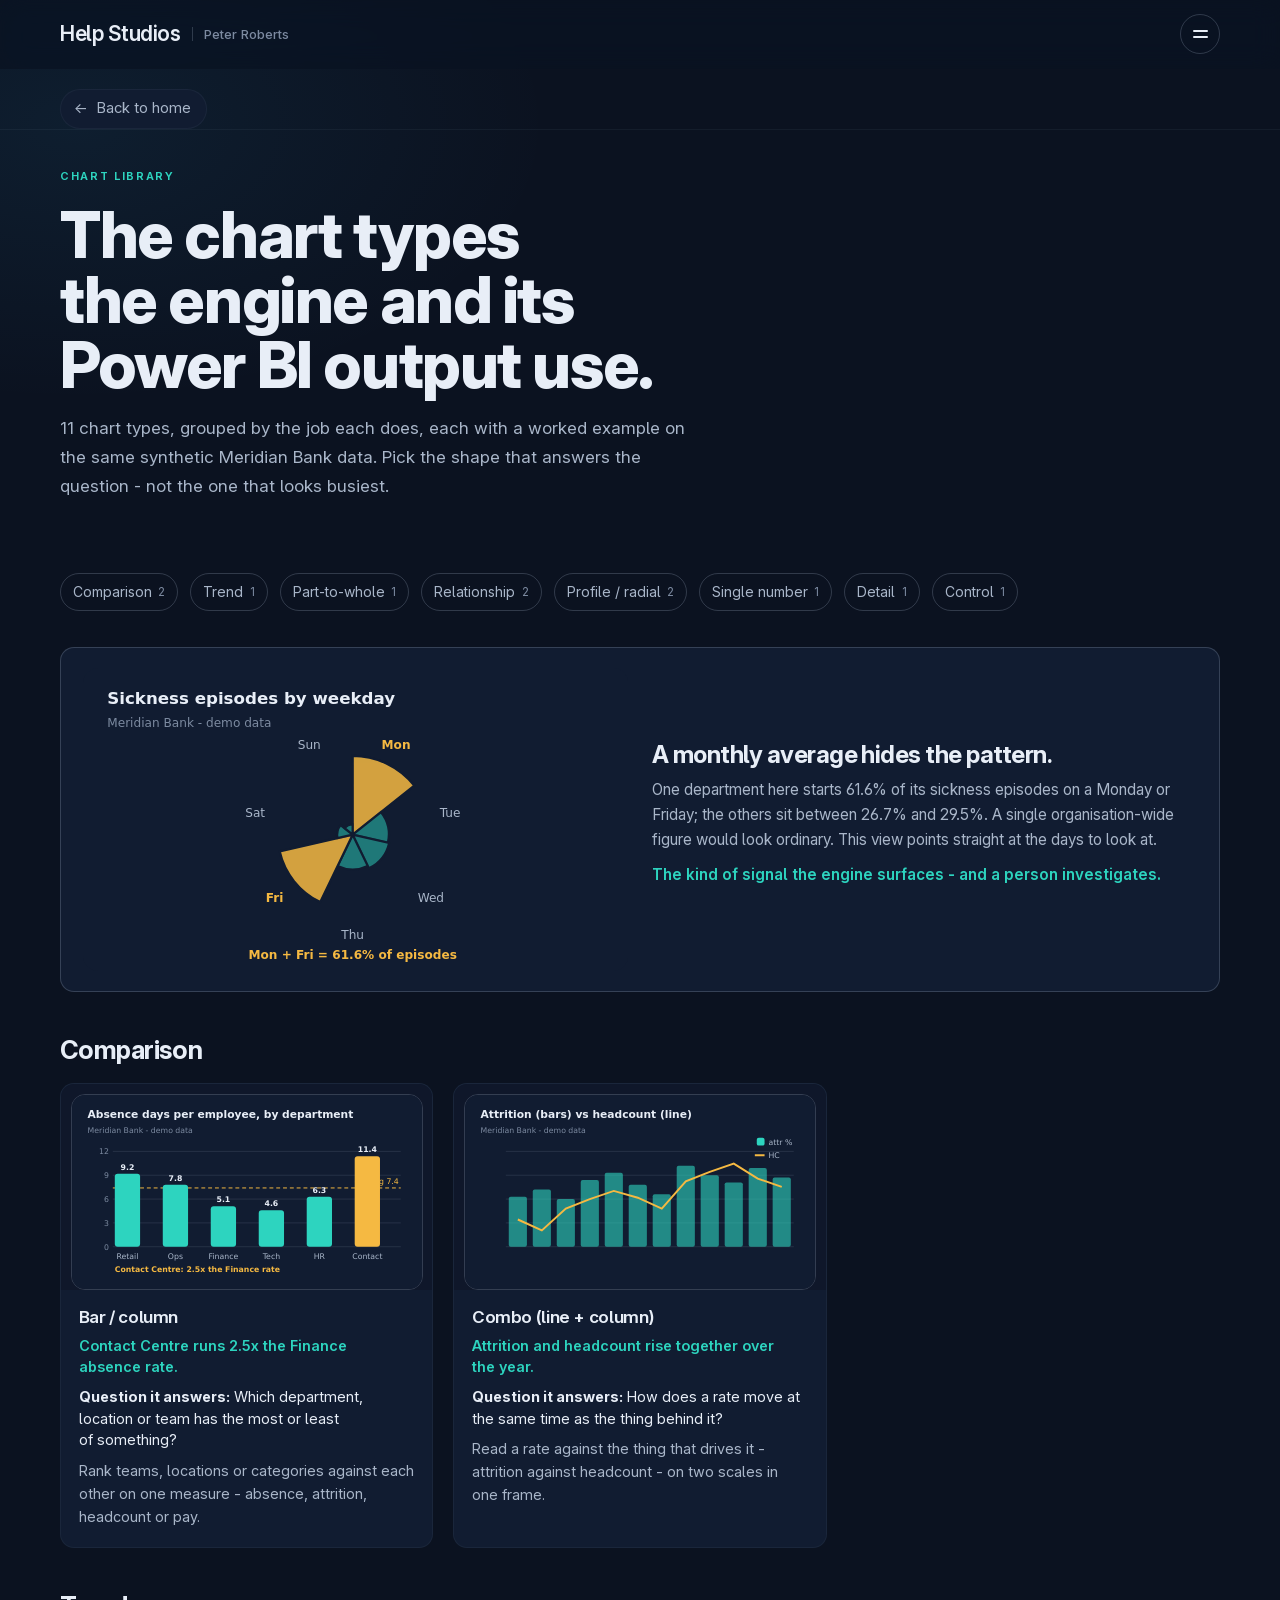
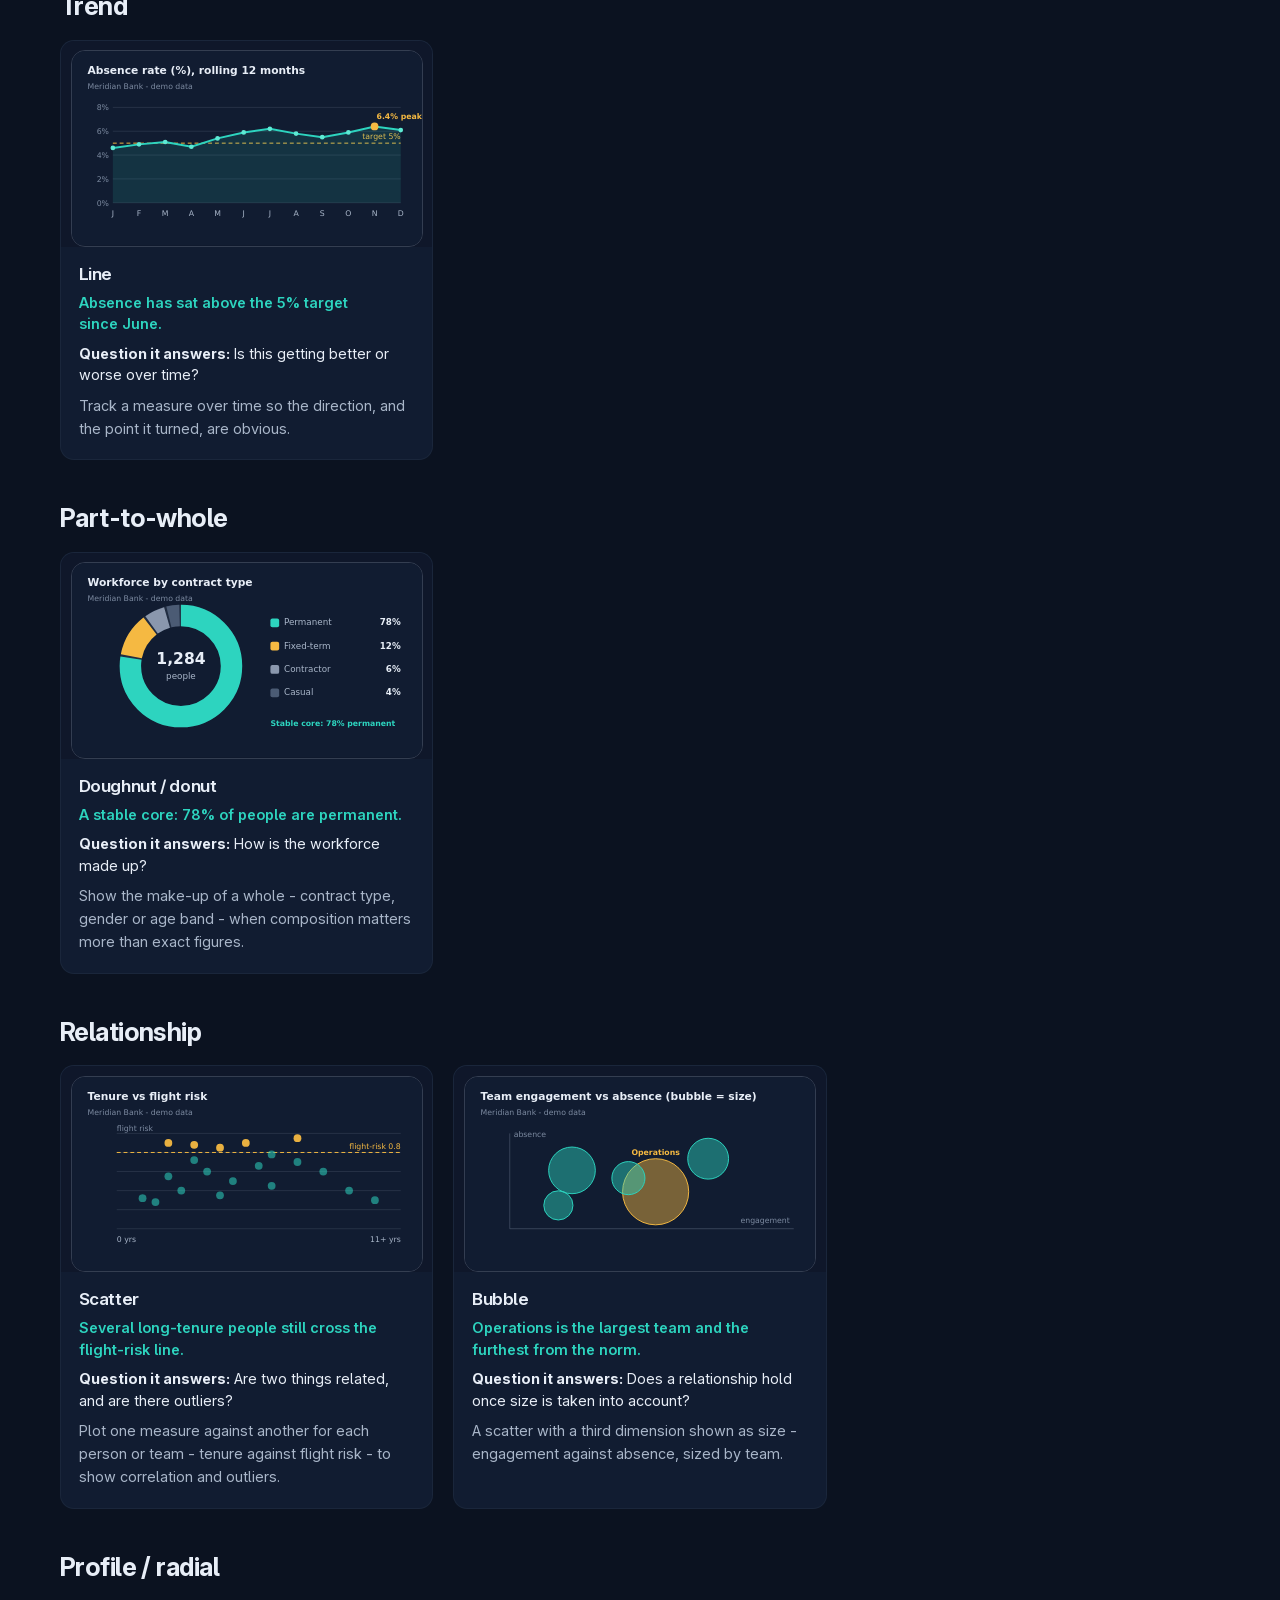
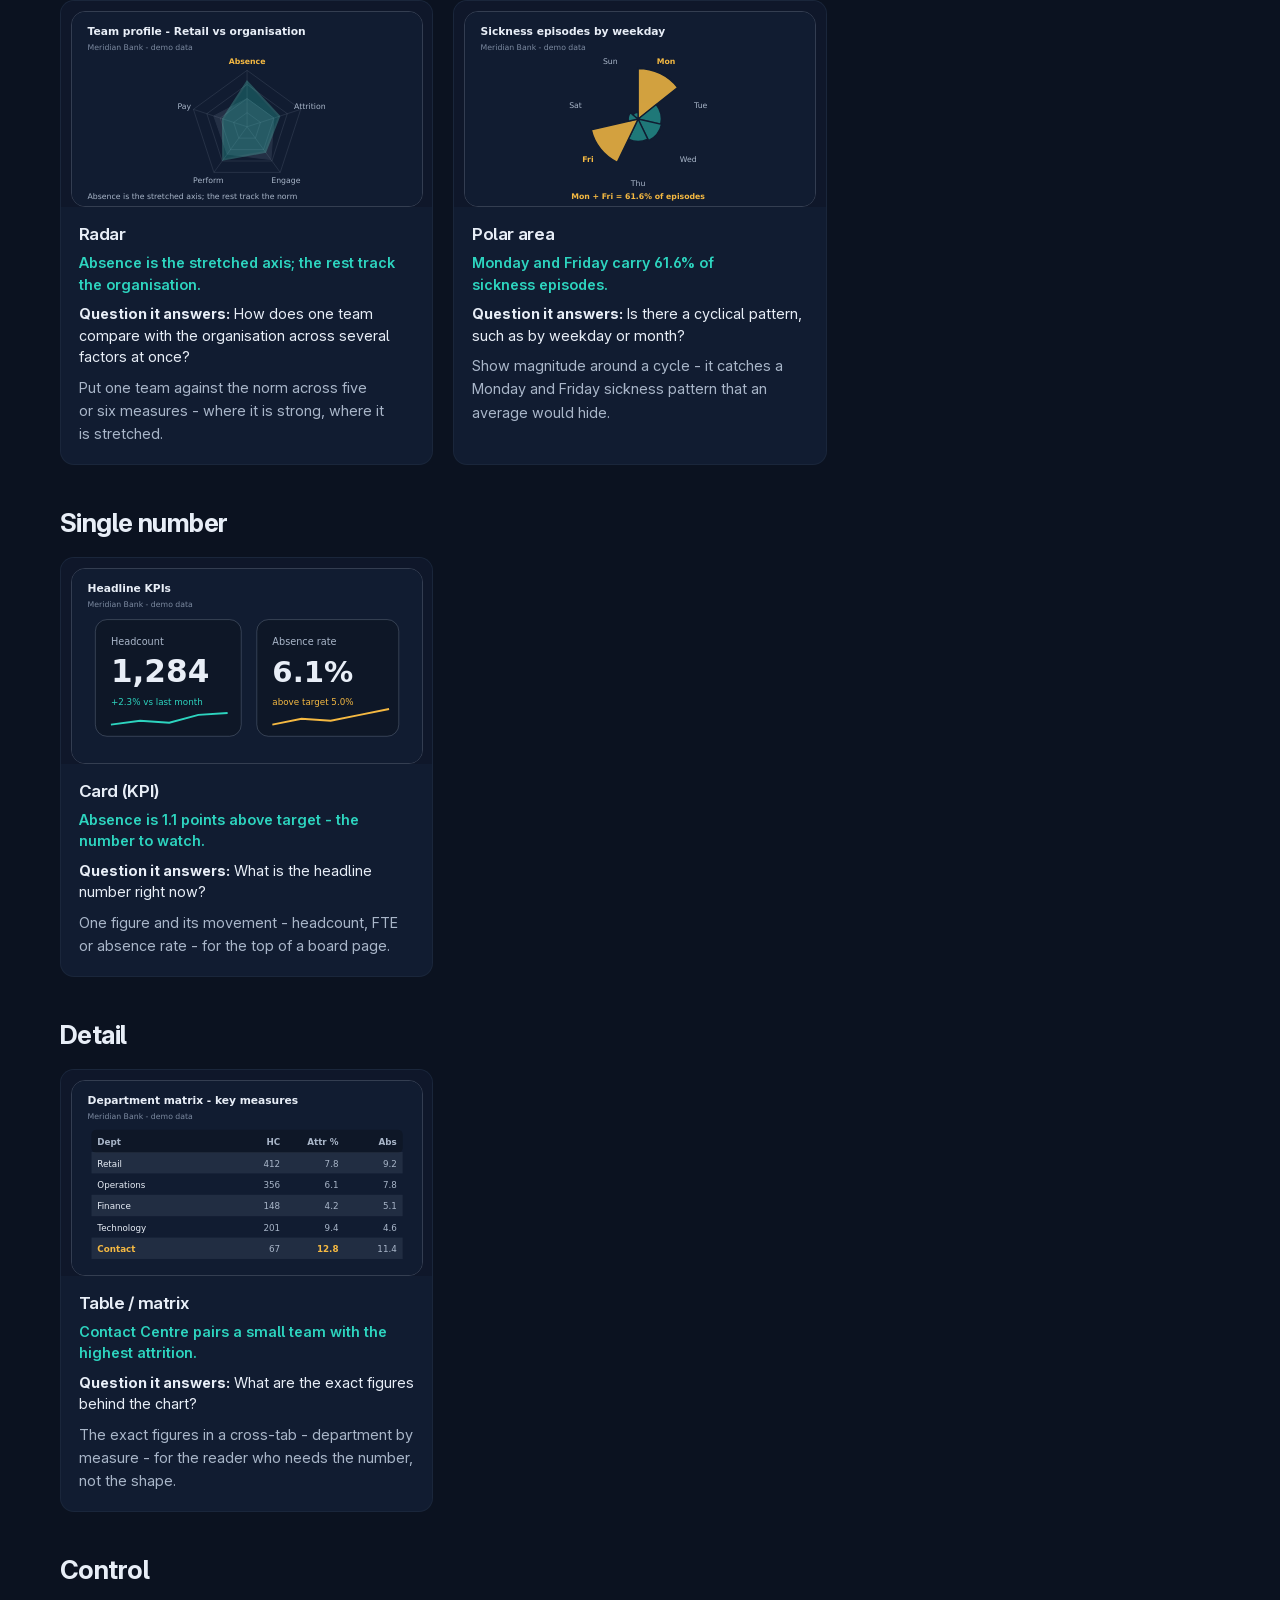
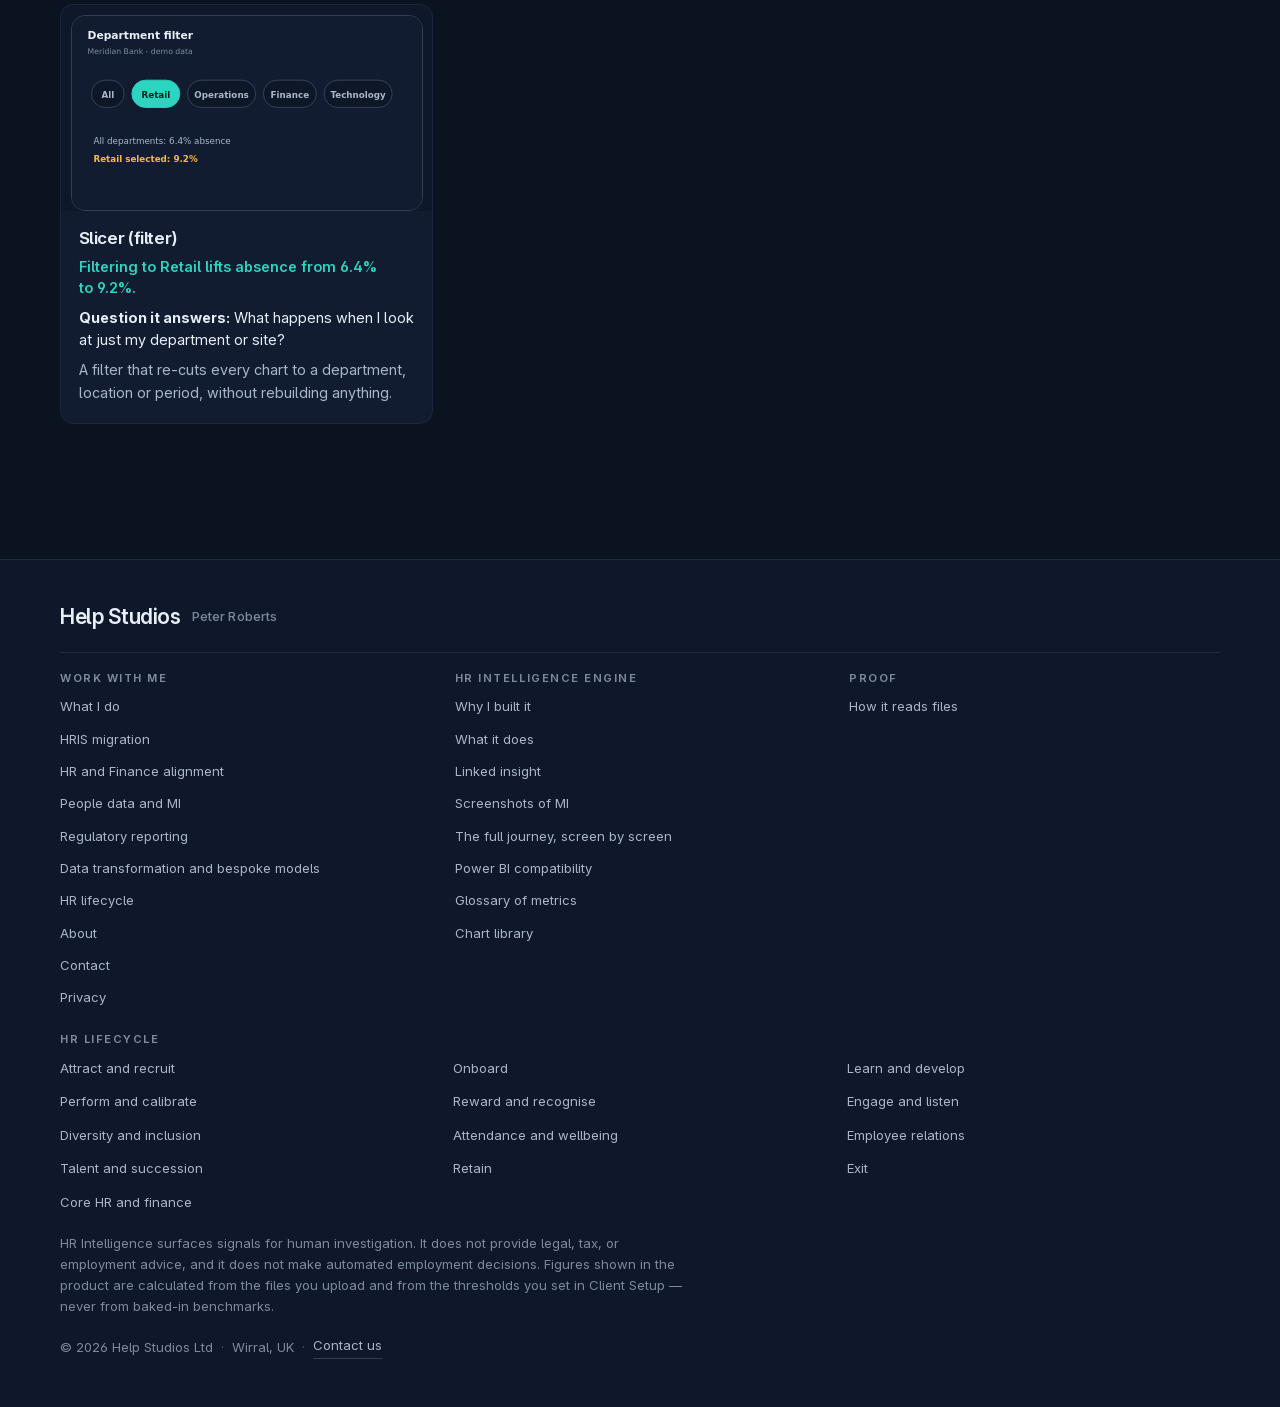
<file: chart-library.html>
<!DOCTYPE html>
<html lang='en-GB'>
<head>
  <meta charset='UTF-8'>
  <meta http-equiv='Content-Security-Policy' content="default-src 'none'; script-src 'self'; style-src 'self' 'unsafe-inline'; img-src 'self' data:; font-src 'self'; media-src 'self'; connect-src 'self'; form-action 'none'; base-uri 'none'; manifest-src 'self'">
  <meta name='referrer' content='strict-origin-when-cross-origin'>
  <meta name='viewport' content='width=device-width, initial-scale=1.0'>
  <title>Chart library - HR Intelligence engine | Help Studios</title>
  <meta name='description' content='The chart types the HR Intelligence engine and its Power BI output use, grouped by the job each does, with a worked demo example.'>
  <meta name='author' content='Help Studios Ltd'>
  <meta name='theme-color' content='#0b1220'>
  <meta name='color-scheme' content='dark light'>
  <link rel='canonical' href='https://help-studios.com/chart-library.html'>
  <meta property='og:type' content='website'>
  <meta property='og:site_name' content='Help Studios'>
  <meta property='og:locale' content='en_GB'>
  <meta property='og:url' content='https://help-studios.com/chart-library.html'>
  <meta property='og:title' content='Chart library - HR Intelligence engine'>
  <meta property='og:description' content='Every chart type the engine uses, grouped by purpose, each with a demo example.'>
  <meta property='og:image' content='https://help-studios.com/assets/og-image.png'>
  <meta property='og:image:width' content='1200'>
  <meta property='og:image:height' content='630'>
  <meta name='twitter:card' content='summary_large_image'>
  <meta name='twitter:title' content='Chart library - HR Intelligence engine'>
  <meta name='twitter:description' content='Every chart type the engine uses, grouped by purpose, each with a demo example.'>
  <meta name='twitter:image' content='https://help-studios.com/assets/og-image.png'>
  <link rel='icon' href='assets/favicon.svg' type='image/svg+xml'>
  <link rel='icon' href='assets/favicon-32.png' sizes='32x32' type='image/png'>
  <link rel='apple-touch-icon' href='assets/apple-touch-icon.png'>
  <link rel='preload' href='assets/fonts/InterVariable.woff2' as='font' type='font/woff2' crossorigin>
  <link rel='stylesheet' href='css/site.css'>
</head>
<body>
  <a class='skip-link' href='#main'>Skip to content</a>
  <header class='site-header' id='site-header'>
    <div class='wrap header-inner'>
      <a class='brand' href='index.html#top' aria-label='Help Studios, Peter Roberts, back to top'>
        <span class='brand-name'>Help Studios</span>
        <span class='brand-rule' aria-hidden='true'></span>
        <span class='brand-product'>Peter Roberts</span>
      </a>
      <button class='nav-toggle' id='nav-toggle' type='button' aria-expanded='false' aria-controls='site-nav'>
        <span class='nav-toggle-bars' aria-hidden='true'><span></span><span></span></span>
        <span class='visually-hidden'>Menu</span>
      </button>
      <nav class='site-nav' id='site-nav' aria-label='Primary'>
        <div class='nav-item nav-has-menu nav-hris'>
          <button class='nav-menu-toggle' type='button' aria-expanded='false' aria-haspopup='true' aria-controls='menu-hris'>HRIS migration <span class='nav-caret' aria-hidden='true'></span></button>
          <div class='nav-menu' id='menu-hris'>
            <ul class='nav-menu-list'>
              <li><a class='nav-menu-feature' href='hris-migration.html'><strong>HRIS migration</strong><span>Overview</span></a></li>
              <li><a href='hris-migration.html#end-to-end'>The migration, end to end</a></li>
              <li><a href='hris-migration.html#assistant'>The engine as my assistant</a></li>
              <li><a href='hris-migration.html#done'>Where I have done this</a></li>
            </ul>
          </div>
        </div>
        <div class='nav-item nav-has-menu nav-hrf'>
          <button class='nav-menu-toggle' type='button' aria-expanded='false' aria-haspopup='true' aria-controls='menu-hrf'>HR and Finance <span class='nav-caret' aria-hidden='true'></span></button>
          <div class='nav-menu' id='menu-hrf'>
            <ul class='nav-menu-list'>
              <li><a class='nav-menu-feature' href='hr-finance.html'><strong>HR and Finance</strong><span>Overview</span></a></li>
              <li><a href='hr-finance.html#how'>How I work</a></li>
              <li><a href='hr-finance.html#transactions'>Corporate change and transactions</a></li>
              <li><a href='hr-finance.html#track'>Where I have done this</a></li>
            </ul>
          </div>
        </div>
        <div class='nav-item nav-has-menu nav-mi'>
          <button class='nav-menu-toggle' type='button' aria-expanded='false' aria-haspopup='true' aria-controls='menu-mi'>People data and MI <span class='nav-caret' aria-hidden='true'></span></button>
          <div class='nav-menu' id='menu-mi'>
            <ul class='nav-menu-list'>
              <li><a class='nav-menu-feature' href='mi-transformation.html'><strong>People data and MI</strong><span>Overview</span></a></li>
              <li><a href='mi-transformation.html#ways'>Three ways of reporting</a></li>
              <li><a href='mi-transformation.html#linked'>Linked insight</a></li>
              <li><a href='mi-transformation.html#packs'>MI packs and data management</a></li>
              <li><a href='mi-transformation.html#lifecycle'>Across the lifecycle</a></li>
              <li><a href='mi-transformation.html#powerbi'>Export into Power BI</a></li>
            </ul>
          </div>
        </div>
        <div class='nav-item nav-has-menu nav-reg'>
          <button class='nav-menu-toggle' type='button' aria-expanded='false' aria-haspopup='true' aria-controls='menu-reg'>Regulatory reporting <span class='nav-caret' aria-hidden='true'></span></button>
          <div class='nav-menu' id='menu-reg'>
            <ul class='nav-menu-list'>
              <li><a class='nav-menu-feature' href='regulatory-reporting.html'><strong>Regulatory reporting</strong><span>Overview</span></a></li>
              <li><a href='regulatory-reporting.html#what'>What I report on</a></li>
              <li><a href='regulatory-reporting.html#proof'>In the engine</a></li>
            </ul>
          </div>
        </div>
        <div class='nav-item nav-has-menu nav-bsp'>
          <button class='nav-menu-toggle' type='button' aria-expanded='false' aria-haspopup='true' aria-controls='menu-bsp'>Bespoke models <span class='nav-caret' aria-hidden='true'></span></button>
          <div class='nav-menu' id='menu-bsp'>
            <ul class='nav-menu-list'>
              <li><a class='nav-menu-feature' href='bespoke-tools.html'><strong>Bespoke models</strong><span>Overview</span></a></li>
              <li><a href='bespoke-tools.html#build'>What I build</a></li>
              <li><a href='bespoke-tools.html#models'>Bespoke models</a></li>
              <li><a href='bespoke-tools.html#euc'>Spreadsheet models made fit</a></li>
              <li><a href='bespoke-tools.html#how'>How I build</a></li>
            </ul>
          </div>
        </div>
        <div class='nav-item nav-has-menu nav-engine'>
          <button class='nav-menu-toggle' type='button' aria-expanded='false' aria-haspopup='true' aria-controls='menu-engine'>The engine <span class='nav-caret' aria-hidden='true'></span></button>
          <div class='nav-menu' id='menu-engine'>
            <ul class='nav-menu-list'>
              <li><a class='nav-menu-feature' href='engine.html'><strong>The HR Intelligence engine</strong><span>An entire MI team, in one product</span></a></li>
              <li><a href='engine.html#tour'>Guided tour</a></li>
              <li><a href='journey.html'>The full journey, screen by screen</a></li>
              <li><a href='screenshots.html'>Screenshots of MI</a></li>
              <li><a href='powerbi.html'>Power BI compatibility</a></li>
              <li><a href='glossary.html'>Glossary of metrics</a></li>
              <li><a href='chart-library.html'>Chart library</a></li>
            </ul>
          </div>
        </div>
        <a href='about.html'>About</a>
        <a class='btn btn-primary btn-sm nav-cta' href='index.html#contact'>Contact me</a>
      </nav>
    </div>
  </header>
<main id='main'>
    <nav class='backbar' aria-label='Back'><div class='wrap'><a class='backlink' href='index.html'><span aria-hidden='true'>&larr;</span> Back to home</a></div></nav>
    <section class='section'>
      <div class='wrap'>
        <div class='section-head'>
          <p class='eyebrow'>Chart library</p>
          <h1 id='charts-title'>The chart types the engine and its Power BI output use.</h1>
          <p class='section-lede'>11 chart types, grouped by the job each does, each with a worked example on the same synthetic Meridian Bank data. Pick the shape that answers the question - not the one that looks busiest.</p>
        </div>
        <nav class='glossary-toc' aria-label='Chart types'>
          <a href='#c-comparison'>Comparison <span>2</span></a><a href='#c-trend'>Trend <span>1</span></a><a href='#c-part-to-whole'>Part-to-whole <span>1</span></a><a href='#c-relationship'>Relationship <span>2</span></a><a href='#c-profile---radial'>Profile / radial <span>2</span></a><a href='#c-single-number'>Single number <span>1</span></a><a href='#c-detail'>Detail <span>1</span></a><a href='#c-control'>Control <span>1</span></a>
        </nav>
        <div class='chart-hero'>
          <div class='chart-hero-fig'><svg viewBox='0 0 360 200' role='img' aria-label='Polar area chart: sickness episodes by weekday' class='chart-svg' preserveAspectRatio='xMidYMid meet' style='width:100%;height:auto;display:block;font-family:InterVariable,system-ui,sans-serif'><rect x='0' y='0' width='360' height='200' rx='10' fill='#111c31'/><text x='16' y='24' fill='#e8eef7' font-size='11' font-weight='600' text-anchor='start'>Sickness episodes by weekday</text><text x='16' y='39' fill='#7c8aa0' font-size='8' font-weight='500' text-anchor='start'>Meridian Bank - demo data</text><path d='M 178 110 L 178 58 A 52 52 0 0 1 218.65523708833754 77.57853030334586 Z' fill='#f5b942' opacity='0.85' stroke='#111c31' stroke-width='1.5'/><text x='206.63632678175884' y='53.53605471844033' fill='#f5b942' font-size='8' font-weight='700' text-anchor='middle'>Mon</text><path d='M 178 110 L 196.66142030284345 95.11801390973253 A 23.868852459016395 23.868852459016395 0 0 1 201.27041049404485 115.3113193416458 Z' fill='#2dd4bf' opacity='0.5' stroke='#111c31' stroke-width='1.5'/><text x='242.34524220400036' y='98.31361835888325' fill='#a9b6c9' font-size='8' font-weight='500' text-anchor='middle'>Tue</text><path d='M 178 110 L 202.10149658311786 115.50100931813314 A 24.721311475409834 24.721311475409834 0 0 1 188.72617505884062 132.27313201306308 Z' fill='#2dd4bf' opacity='0.5' stroke='#111c31' stroke-width='1.5'/><text x='229.60087784288996' y='154.1503269226764' fill='#a9b6c9' font-size='8' font-weight='500' text-anchor='middle'>Wed</text><path d='M 178 110 L 187.9864388478861 130.73705394319666 A 23.01639344262295 23.01639344262295 0 0 1 168.0135611521139 130.73705394319666 Z' fill='#2dd4bf' opacity='0.5' stroke='#111c31' stroke-width='1.5'/><text x='178' y='179' fill='#a9b6c9' font-size='8' font-weight='500' text-anchor='middle'>Thu</text><path d='M 178 110 L 156.54764988231878 154.54626402612615 A 49.44262295081967 49.44262295081967 0 0 1 129.79700683376427 121.0020186362663 Z' fill='#f5b942' opacity='0.85' stroke='#111c31' stroke-width='1.5'/><text x='126.39912215711004' y='154.1503269226764' fill='#f5b942' font-size='8' font-weight='700' text-anchor='middle'>Fri</text><path d='M 178 110 L 168.02696693112364 112.2762797178482 A 10.229508196721312 10.229508196721312 0 0 1 170.0022484416385 103.62200596131395 Z' fill='#2dd4bf' opacity='0.5' stroke='#111c31' stroke-width='1.5'/><text x='113.65475779599964' y='98.31361835888326' fill='#a9b6c9' font-size='8' font-weight='500' text-anchor='middle'>Sat</text><path d='M 178 110 L 172.668165627759 105.7480039742093 A 6.8196721311475414 6.8196721311475414 0 0 1 178 103.18032786885246 Z' fill='#2dd4bf' opacity='0.5' stroke='#111c31' stroke-width='1.5'/><text x='149.36367321824116' y='53.53605471844034' fill='#a9b6c9' font-size='8' font-weight='500' text-anchor='middle'>Sun</text><text x='178' y='192' fill='#f5b942' font-size='8' font-weight='600' text-anchor='middle'>Mon + Fri = 61.6% of episodes</text></svg></div>
          <div class='chart-hero-copy'>
            <h2>A monthly average hides the pattern.</h2>
            <p>One department here starts 61.6% of its sickness episodes on a Monday or Friday; the others sit between 26.7% and 29.5%. A single organisation-wide figure would look ordinary. This view points straight at the days to look at.</p>
            <p class='chart-signal'>The kind of signal the engine surfaces - and a person investigates.</p>
          </div>
        </div>
        <section class='chart-group' id='c-comparison'>
          <h2>Comparison</h2>
          <div class='chart-list'>
          <article class='chart-card'>
            <div class='chart-figure'><svg viewBox='0 0 360 200' role='img' aria-label='Bar chart: absence days per employee by department' class='chart-svg' preserveAspectRatio='xMidYMid meet' style='width:100%;height:auto;display:block;font-family:InterVariable,system-ui,sans-serif'><rect x='0' y='0' width='360' height='200' rx='10' fill='#111c31'/><text x='16' y='24' fill='#e8eef7' font-size='11' font-weight='600' text-anchor='start'>Absence days per employee, by department</text><text x='16' y='39' fill='#7c8aa0' font-size='8' font-weight='500' text-anchor='start'>Meridian Bank - demo data</text><line x1='42' y1='156' x2='338' y2='156' stroke='rgba(148,163,184,0.16)'/><text x='38' y='159' fill='#7c8aa0' font-size='8' font-weight='500' text-anchor='end'>0</text><line x1='42' y1='131.5' x2='338' y2='131.5' stroke='rgba(148,163,184,0.16)'/><text x='38' y='134.5' fill='#7c8aa0' font-size='8' font-weight='500' text-anchor='end'>3</text><line x1='42' y1='107' x2='338' y2='107' stroke='rgba(148,163,184,0.16)'/><text x='38' y='110' fill='#7c8aa0' font-size='8' font-weight='500' text-anchor='end'>6</text><line x1='42' y1='82.5' x2='338' y2='82.5' stroke='rgba(148,163,184,0.16)'/><text x='38' y='85.5' fill='#7c8aa0' font-size='8' font-weight='500' text-anchor='end'>9</text><line x1='42' y1='58' x2='338' y2='58' stroke='rgba(148,163,184,0.16)'/><text x='38' y='61' fill='#7c8aa0' font-size='8' font-weight='500' text-anchor='end'>12</text><line x1='42' y1='95.56666666666666' x2='338' y2='95.56666666666666' stroke='#f5b942' stroke-width='1' stroke-dasharray='4 3'/><text x='336' y='91.56666666666666' fill='#f5b942' font-size='8' font-weight='500' text-anchor='end'>org avg 7.4</text><rect x='44' y='80.86666666666667' width='26' height='75.13333333333333' rx='3' fill='#2dd4bf'/><text x='57' y='76.86666666666667' fill='#e8eef7' font-size='8' font-weight='600' text-anchor='middle'>9.2</text><text x='57' y='169' fill='#a9b6c9' font-size='8' font-weight='500' text-anchor='middle'>Retail</text><rect x='93.33333333333334' y='92.3' width='26' height='63.7' rx='3' fill='#2dd4bf'/><text x='106.33333333333334' y='88.3' fill='#e8eef7' font-size='8' font-weight='600' text-anchor='middle'>7.8</text><text x='106.33333333333334' y='169' fill='#a9b6c9' font-size='8' font-weight='500' text-anchor='middle'>Ops</text><rect x='142.66666666666669' y='114.35' width='26' height='41.65' rx='3' fill='#2dd4bf'/><text x='155.66666666666669' y='110.35' fill='#e8eef7' font-size='8' font-weight='600' text-anchor='middle'>5.1</text><text x='155.66666666666669' y='169' fill='#a9b6c9' font-size='8' font-weight='500' text-anchor='middle'>Finance</text><rect x='192' y='118.43333333333334' width='26' height='37.56666666666666' rx='3' fill='#2dd4bf'/><text x='205' y='114.43333333333334' fill='#e8eef7' font-size='8' font-weight='600' text-anchor='middle'>4.6</text><text x='205' y='169' fill='#a9b6c9' font-size='8' font-weight='500' text-anchor='middle'>Tech</text><rect x='241.33333333333334' y='104.55' width='26' height='51.45' rx='3' fill='#2dd4bf'/><text x='254.33333333333334' y='100.55' fill='#e8eef7' font-size='8' font-weight='600' text-anchor='middle'>6.3</text><text x='254.33333333333334' y='169' fill='#a9b6c9' font-size='8' font-weight='500' text-anchor='middle'>HR</text><rect x='290.6666666666667' y='62.89999999999999' width='26' height='93.10000000000001' rx='3' fill='#f5b942'/><text x='303.6666666666667' y='58.89999999999999' fill='#e8eef7' font-size='8' font-weight='600' text-anchor='middle'>11.4</text><text x='303.6666666666667' y='169' fill='#a9b6c9' font-size='8' font-weight='500' text-anchor='middle'>Contact</text><text x='44' y='182' fill='#f5b942' font-size='8' font-weight='600' text-anchor='start'>Contact Centre: 2.5x the Finance rate</text></svg></div>
            <div class='chart-body'>
              <h3>Bar / column</h3>
              <p class='chart-signal'>Contact Centre runs 2.5x the Finance absence rate.</p>
              <p class='chart-q'><strong>Question it answers:</strong> Which department, location or team has the most or least of something?</p>
              <p class='chart-use'>Rank teams, locations or categories against each other on one measure - absence, attrition, headcount or pay.</p>
            </div>
          </article>          <article class='chart-card'>
            <div class='chart-figure'><svg viewBox='0 0 360 200' role='img' aria-label='Combo chart: attrition bars with a headcount line' class='chart-svg' preserveAspectRatio='xMidYMid meet' style='width:100%;height:auto;display:block;font-family:InterVariable,system-ui,sans-serif'><rect x='0' y='0' width='360' height='200' rx='10' fill='#111c31'/><text x='16' y='24' fill='#e8eef7' font-size='11' font-weight='600' text-anchor='start'>Attrition (bars) vs headcount (line)</text><text x='16' y='39' fill='#7c8aa0' font-size='8' font-weight='500' text-anchor='start'>Meridian Bank - demo data</text><rect x='300' y='44' width='8' height='8' rx='2' fill='#2dd4bf'/><text x='312' y='51' fill='#a9b6c9' font-size='8' font-weight='500' text-anchor='start'>attr %</text><line x1='298' y1='62' x2='308' y2='62' stroke='#f5b942' stroke-width='2'/><text x='312' y='65' fill='#a9b6c9' font-size='8' font-weight='500' text-anchor='start'>HC</text><line x1='42' y1='156' x2='338' y2='156' stroke='rgba(148,163,184,0.16)'/><line x1='42' y1='131.5' x2='338' y2='131.5' stroke='rgba(148,163,184,0.16)'/><line x1='42' y1='107' x2='338' y2='107' stroke='rgba(148,163,184,0.16)'/><line x1='42' y1='82.5' x2='338' y2='82.5' stroke='rgba(148,163,184,0.16)'/><line x1='42' y1='58' x2='338' y2='58' stroke='rgba(148,163,184,0.16)'/><rect x='45' y='104.55' width='18.666666666666668' height='51.45' rx='2' fill='#2dd4bf' opacity='0.6'/><rect x='69.66666666666667' y='97.2' width='18.666666666666668' height='58.8' rx='2' fill='#2dd4bf' opacity='0.6'/><rect x='94.33333333333334' y='107' width='18.666666666666668' height='49' rx='2' fill='#2dd4bf' opacity='0.6'/><rect x='119' y='87.4' width='18.666666666666668' height='68.6' rx='2' fill='#2dd4bf' opacity='0.6'/><rect x='143.66666666666669' y='80.05' width='18.666666666666668' height='75.95' rx='2' fill='#2dd4bf' opacity='0.6'/><rect x='168.33333333333334' y='92.3' width='18.666666666666668' height='63.7' rx='2' fill='#2dd4bf' opacity='0.6'/><rect x='193' y='102.1' width='18.666666666666668' height='53.900000000000006' rx='2' fill='#2dd4bf' opacity='0.6'/><rect x='217.66666666666669' y='72.7' width='18.666666666666668' height='83.3' rx='2' fill='#2dd4bf' opacity='0.6'/><rect x='242.33333333333334' y='82.5' width='18.666666666666668' height='73.5' rx='2' fill='#2dd4bf' opacity='0.6'/><rect x='267' y='89.85' width='18.666666666666668' height='66.15' rx='2' fill='#2dd4bf' opacity='0.6'/><rect x='291.6666666666667' y='75.15' width='18.666666666666668' height='80.85' rx='2' fill='#2dd4bf' opacity='0.6'/><rect x='316.33333333333337' y='84.95' width='18.666666666666668' height='71.05' rx='2' fill='#2dd4bf' opacity='0.6'/><polyline points='54.333333333333336,128 79,139.2 103.66666666666667,116.8 128.33333333333334,107 153.00000000000003,98.6 177.66666666666669,105.60000000000001 202.33333333333334,116.8 227.00000000000003,88.8 251.66666666666669,79 276.3333333333333,70.6 301,86 325.6666666666667,94.4' fill='none' stroke='#f5b942' stroke-width='2'/></svg></div>
            <div class='chart-body'>
              <h3>Combo (line + column)</h3>
              <p class='chart-signal'>Attrition and headcount rise together over the year.</p>
              <p class='chart-q'><strong>Question it answers:</strong> How does a rate move at the same time as the thing behind it?</p>
              <p class='chart-use'>Read a rate against the thing that drives it - attrition against headcount - on two scales in one frame.</p>
            </div>
          </article>
          </div>
        </section>        <section class='chart-group' id='c-trend'>
          <h2>Trend</h2>
          <div class='chart-list'>
          <article class='chart-card'>
            <div class='chart-figure'><svg viewBox='0 0 360 200' role='img' aria-label='Line chart: absence rate over twelve months' class='chart-svg' preserveAspectRatio='xMidYMid meet' style='width:100%;height:auto;display:block;font-family:InterVariable,system-ui,sans-serif'><rect x='0' y='0' width='360' height='200' rx='10' fill='#111c31'/><text x='16' y='24' fill='#e8eef7' font-size='11' font-weight='600' text-anchor='start'>Absence rate (%), rolling 12 months</text><text x='16' y='39' fill='#7c8aa0' font-size='8' font-weight='500' text-anchor='start'>Meridian Bank - demo data</text><line x1='42' y1='156' x2='338' y2='156' stroke='rgba(148,163,184,0.16)'/><text x='38' y='159' fill='#7c8aa0' font-size='8' font-weight='500' text-anchor='end'>0%</text><line x1='42' y1='131.5' x2='338' y2='131.5' stroke='rgba(148,163,184,0.16)'/><text x='38' y='134.5' fill='#7c8aa0' font-size='8' font-weight='500' text-anchor='end'>2%</text><line x1='42' y1='107' x2='338' y2='107' stroke='rgba(148,163,184,0.16)'/><text x='38' y='110' fill='#7c8aa0' font-size='8' font-weight='500' text-anchor='end'>4%</text><line x1='42' y1='82.5' x2='338' y2='82.5' stroke='rgba(148,163,184,0.16)'/><text x='38' y='85.5' fill='#7c8aa0' font-size='8' font-weight='500' text-anchor='end'>6%</text><line x1='42' y1='58' x2='338' y2='58' stroke='rgba(148,163,184,0.16)'/><text x='38' y='61' fill='#7c8aa0' font-size='8' font-weight='500' text-anchor='end'>8%</text><line x1='42' y1='94.75' x2='338' y2='94.75' stroke='#f5b942' stroke-width='1' stroke-dasharray='4 3'/><text x='338' y='90.75' fill='#f5b942' font-size='8' font-weight='500' text-anchor='end'>target 5%</text><polygon points='42,156 42,99.65 68.9090909090909,95.975 95.81818181818181,93.525 122.72727272727273,98.425 149.63636363636363,89.85 176.54545454545453,83.725 203.45454545454547,80.05 230.36363636363637,84.95 257.27272727272725,88.625 284.1818181818182,83.725 311.09090909090907,77.6 338,81.275 338,156' fill='#2dd4bf' opacity='0.12'/><polyline points='42,99.65 68.9090909090909,95.975 95.81818181818181,93.525 122.72727272727273,98.425 149.63636363636363,89.85 176.54545454545453,83.725 203.45454545454547,80.05 230.36363636363637,84.95 257.27272727272725,88.625 284.1818181818182,83.725 311.09090909090907,77.6 338,81.275' fill='none' stroke='#2dd4bf' stroke-width='2'/><circle cx='42' cy='99.65' r='2.4' fill='#5eead4'/><circle cx='68.9090909090909' cy='95.975' r='2.4' fill='#5eead4'/><circle cx='95.81818181818181' cy='93.525' r='2.4' fill='#5eead4'/><circle cx='122.72727272727273' cy='98.425' r='2.4' fill='#5eead4'/><circle cx='149.63636363636363' cy='89.85' r='2.4' fill='#5eead4'/><circle cx='176.54545454545453' cy='83.725' r='2.4' fill='#5eead4'/><circle cx='203.45454545454547' cy='80.05' r='2.4' fill='#5eead4'/><circle cx='230.36363636363637' cy='84.95' r='2.4' fill='#5eead4'/><circle cx='257.27272727272725' cy='88.625' r='2.4' fill='#5eead4'/><circle cx='284.1818181818182' cy='83.725' r='2.4' fill='#5eead4'/><circle cx='311.09090909090907' cy='77.6' r='4' fill='#f5b942'/><circle cx='338' cy='81.275' r='2.4' fill='#5eead4'/><text x='42' y='170' fill='#a9b6c9' font-size='8' font-weight='500' text-anchor='middle'>J</text><text x='68.9090909090909' y='170' fill='#a9b6c9' font-size='8' font-weight='500' text-anchor='middle'>F</text><text x='95.81818181818181' y='170' fill='#a9b6c9' font-size='8' font-weight='500' text-anchor='middle'>M</text><text x='122.72727272727273' y='170' fill='#a9b6c9' font-size='8' font-weight='500' text-anchor='middle'>A</text><text x='149.63636363636363' y='170' fill='#a9b6c9' font-size='8' font-weight='500' text-anchor='middle'>M</text><text x='176.54545454545453' y='170' fill='#a9b6c9' font-size='8' font-weight='500' text-anchor='middle'>J</text><text x='203.45454545454547' y='170' fill='#a9b6c9' font-size='8' font-weight='500' text-anchor='middle'>J</text><text x='230.36363636363637' y='170' fill='#a9b6c9' font-size='8' font-weight='500' text-anchor='middle'>A</text><text x='257.27272727272725' y='170' fill='#a9b6c9' font-size='8' font-weight='500' text-anchor='middle'>S</text><text x='284.1818181818182' y='170' fill='#a9b6c9' font-size='8' font-weight='500' text-anchor='middle'>O</text><text x='311.09090909090907' y='170' fill='#a9b6c9' font-size='8' font-weight='500' text-anchor='middle'>N</text><text x='338' y='170' fill='#a9b6c9' font-size='8' font-weight='500' text-anchor='middle'>D</text><text x='313.09090909090907' y='69.6' fill='#f5b942' font-size='8' font-weight='600' text-anchor='start'>6.4% peak</text></svg></div>
            <div class='chart-body'>
              <h3>Line</h3>
              <p class='chart-signal'>Absence has sat above the 5% target since June.</p>
              <p class='chart-q'><strong>Question it answers:</strong> Is this getting better or worse over time?</p>
              <p class='chart-use'>Track a measure over time so the direction, and the point it turned, are obvious.</p>
            </div>
          </article>
          </div>
        </section>        <section class='chart-group' id='c-part-to-whole'>
          <h2>Part-to-whole</h2>
          <div class='chart-list'>
          <article class='chart-card'>
            <div class='chart-figure'><svg viewBox='0 0 360 200' role='img' aria-label='Doughnut chart: workforce by contract type' class='chart-svg' preserveAspectRatio='xMidYMid meet' style='width:100%;height:auto;display:block;font-family:InterVariable,system-ui,sans-serif'><rect x='0' y='0' width='360' height='200' rx='10' fill='#111c31'/><text x='16' y='24' fill='#e8eef7' font-size='11' font-weight='600' text-anchor='start'>Workforce by contract type</text><text x='16' y='39' fill='#7c8aa0' font-size='8' font-weight='500' text-anchor='start'>Meridian Bank - demo data</text><circle cx='112' cy='106' r='52' fill='none' stroke='rgba(148,163,184,0.12)' stroke-width='22'/><circle cx='112' cy='106' r='52' fill='none' stroke='#2dd4bf' stroke-width='22' stroke-dasharray='252.84599605920405 73.87963991413446' stroke-dashoffset='0' transform='rotate(-90 112 106)'/><circle cx='112' cy='106' r='52' fill='none' stroke='#f5b942' stroke-width='22' stroke-dasharray='37.20707631680062 289.5185596565379' stroke-dashoffset='-254.84599605920405' transform='rotate(-90 112 106)'/><circle cx='112' cy='106' r='52' fill='none' stroke='#8a97ad' stroke-width='22' stroke-dasharray='17.60353815840031 309.12209781493823' stroke-dashoffset='-294.05307237600465' transform='rotate(-90 112 106)'/><circle cx='112' cy='106' r='52' fill='none' stroke='#4b5b74' stroke-width='22' stroke-dasharray='11.06902543893354 315.656610534405' stroke-dashoffset='-313.65661053440493' transform='rotate(-90 112 106)'/><text x='112' y='104' fill='#e8eef7' font-size='16' font-weight='700' text-anchor='middle'>1,284</text><text x='112' y='119' fill='#a9b6c9' font-size='9' font-weight='500' text-anchor='middle'>people</text><rect x='204' y='57' width='9' height='9' rx='2' fill='#2dd4bf'/><text x='218' y='64' fill='#a9b6c9' font-size='9' font-weight='500' text-anchor='start'>Permanent</text><text x='338' y='64' fill='#e8eef7' font-size='9' font-weight='600' text-anchor='end'>78%</text><rect x='204' y='81' width='9' height='9' rx='2' fill='#f5b942'/><text x='218' y='88' fill='#a9b6c9' font-size='9' font-weight='500' text-anchor='start'>Fixed-term</text><text x='338' y='88' fill='#e8eef7' font-size='9' font-weight='600' text-anchor='end'>12%</text><rect x='204' y='105' width='9' height='9' rx='2' fill='#8a97ad'/><text x='218' y='112' fill='#a9b6c9' font-size='9' font-weight='500' text-anchor='start'>Contractor</text><text x='338' y='112' fill='#e8eef7' font-size='9' font-weight='600' text-anchor='end'>6%</text><rect x='204' y='129' width='9' height='9' rx='2' fill='#4b5b74'/><text x='218' y='136' fill='#a9b6c9' font-size='9' font-weight='500' text-anchor='start'>Casual</text><text x='338' y='136' fill='#e8eef7' font-size='9' font-weight='600' text-anchor='end'>4%</text><text x='204' y='168' fill='#2dd4bf' font-size='8' font-weight='600' text-anchor='start'>Stable core: 78% permanent</text></svg></div>
            <div class='chart-body'>
              <h3>Doughnut / donut</h3>
              <p class='chart-signal'>A stable core: 78% of people are permanent.</p>
              <p class='chart-q'><strong>Question it answers:</strong> How is the workforce made up?</p>
              <p class='chart-use'>Show the make-up of a whole - contract type, gender or age band - when composition matters more than exact figures.</p>
            </div>
          </article>
          </div>
        </section>        <section class='chart-group' id='c-relationship'>
          <h2>Relationship</h2>
          <div class='chart-list'>
          <article class='chart-card'>
            <div class='chart-figure'><svg viewBox='0 0 360 200' role='img' aria-label='Scatter chart: tenure versus flight risk' class='chart-svg' preserveAspectRatio='xMidYMid meet' style='width:100%;height:auto;display:block;font-family:InterVariable,system-ui,sans-serif'><rect x='0' y='0' width='360' height='200' rx='10' fill='#111c31'/><text x='16' y='24' fill='#e8eef7' font-size='11' font-weight='600' text-anchor='start'>Tenure vs flight risk</text><text x='16' y='39' fill='#7c8aa0' font-size='8' font-weight='500' text-anchor='start'>Meridian Bank - demo data</text><line x1='46' y1='156' x2='338' y2='156' stroke='rgba(148,163,184,0.16)'/><line x1='46' y1='136.4' x2='338' y2='136.4' stroke='rgba(148,163,184,0.16)'/><line x1='46' y1='116.8' x2='338' y2='116.8' stroke='rgba(148,163,184,0.16)'/><line x1='46' y1='97.2' x2='338' y2='97.2' stroke='rgba(148,163,184,0.16)'/><line x1='46' y1='77.6' x2='338' y2='77.6' stroke='rgba(148,163,184,0.16)'/><line x1='46' y1='58' x2='338' y2='58' stroke='rgba(148,163,184,0.16)'/><line x1='46' y1='77.6' x2='338' y2='77.6' stroke='#f5b942' stroke-width='1' stroke-dasharray='4 3'/><text x='338' y='73.6' fill='#f5b942' font-size='8' font-weight='500' text-anchor='end'>flight-risk 0.8</text><circle cx='72.54545454545455' cy='124.64' r='4' fill='#2dd4bf' opacity='0.55'/><circle cx='85.81818181818181' cy='128.56' r='4' fill='#2dd4bf' opacity='0.55'/><circle cx='99.0909090909091' cy='102.1' r='4' fill='#2dd4bf' opacity='0.55'/><circle cx='112.36363636363636' cy='116.8' r='4' fill='#2dd4bf' opacity='0.55'/><circle cx='125.63636363636363' cy='85.44' r='4' fill='#2dd4bf' opacity='0.55'/><circle cx='138.9090909090909' cy='97.2' r='4' fill='#2dd4bf' opacity='0.55'/><circle cx='152.1818181818182' cy='72.7' r='4' fill='#f5b942' opacity='0.95'/><circle cx='165.45454545454547' cy='107' r='4' fill='#2dd4bf' opacity='0.55'/><circle cx='178.72727272727272' cy='67.8' r='4' fill='#f5b942' opacity='0.95'/><circle cx='192' cy='91.32' r='4' fill='#2dd4bf' opacity='0.55'/><circle cx='205.27272727272725' cy='79.56' r='4' fill='#2dd4bf' opacity='0.55'/><circle cx='231.8181818181818' cy='62.900000000000006' r='4' fill='#f5b942' opacity='0.95'/><circle cx='258.3636363636364' cy='97.2' r='4' fill='#2dd4bf' opacity='0.55'/><circle cx='284.90909090909093' cy='116.8' r='4' fill='#2dd4bf' opacity='0.55'/><circle cx='311.45454545454544' cy='126.6' r='4' fill='#2dd4bf' opacity='0.55'/><circle cx='99.0909090909091' cy='67.8' r='4' fill='#f5b942' opacity='0.95'/><circle cx='125.63636363636363' cy='69.76' r='4' fill='#f5b942' opacity='0.95'/><circle cx='152.1818181818182' cy='121.7' r='4' fill='#2dd4bf' opacity='0.55'/><circle cx='205.27272727272725' cy='111.9' r='4' fill='#2dd4bf' opacity='0.55'/><circle cx='231.8181818181818' cy='87.4' r='4' fill='#2dd4bf' opacity='0.55'/><text x='46' y='170' fill='#a9b6c9' font-size='8' font-weight='500' text-anchor='start'>0 yrs</text><text x='338' y='170' fill='#a9b6c9' font-size='8' font-weight='500' text-anchor='end'>11+ yrs</text><text x='46' y='56' fill='#7c8aa0' font-size='8' font-weight='500' text-anchor='start'>flight risk</text></svg></div>
            <div class='chart-body'>
              <h3>Scatter</h3>
              <p class='chart-signal'>Several long-tenure people still cross the flight-risk line.</p>
              <p class='chart-q'><strong>Question it answers:</strong> Are two things related, and are there outliers?</p>
              <p class='chart-use'>Plot one measure against another for each person or team - tenure against flight risk - to show correlation and outliers.</p>
            </div>
          </article>          <article class='chart-card'>
            <div class='chart-figure'><svg viewBox='0 0 360 200' role='img' aria-label='Bubble chart: team engagement versus absence' class='chart-svg' preserveAspectRatio='xMidYMid meet' style='width:100%;height:auto;display:block;font-family:InterVariable,system-ui,sans-serif'><rect x='0' y='0' width='360' height='200' rx='10' fill='#111c31'/><text x='16' y='24' fill='#e8eef7' font-size='11' font-weight='600' text-anchor='start'>Team engagement vs absence (bubble = size)</text><text x='16' y='39' fill='#7c8aa0' font-size='8' font-weight='500' text-anchor='start'>Meridian Bank - demo data</text><line x1='46' y1='156' x2='338' y2='156' stroke='rgba(148,163,184,0.30)'/><line x1='46' y1='58' x2='46' y2='156' stroke='rgba(148,163,184,0.30)'/><circle cx='110' cy='96' r='24' fill='#2dd4bf' opacity='0.45'/><circle cx='110' cy='96' r='24' fill='none' stroke='#2dd4bf'/><circle cx='196' cy='118' r='34' fill='#f5b942' opacity='0.45'/><circle cx='196' cy='118' r='34' fill='none' stroke='#f5b942'/><circle cx='96' cy='132' r='15' fill='#2dd4bf' opacity='0.45'/><circle cx='96' cy='132' r='15' fill='none' stroke='#2dd4bf'/><circle cx='250' cy='84' r='21' fill='#2dd4bf' opacity='0.45'/><circle cx='250' cy='84' r='21' fill='none' stroke='#2dd4bf'/><circle cx='168' cy='104' r='17' fill='#2dd4bf' opacity='0.45'/><circle cx='168' cy='104' r='17' fill='none' stroke='#2dd4bf'/><text x='196' y='80' fill='#f5b942' font-size='8' font-weight='600' text-anchor='middle'>Operations</text><text x='50' y='62' fill='#7c8aa0' font-size='8' font-weight='500' text-anchor='start'>absence</text><text x='334' y='150' fill='#7c8aa0' font-size='8' font-weight='500' text-anchor='end'>engagement</text></svg></div>
            <div class='chart-body'>
              <h3>Bubble</h3>
              <p class='chart-signal'>Operations is the largest team and the furthest from the norm.</p>
              <p class='chart-q'><strong>Question it answers:</strong> Does a relationship hold once size is taken into account?</p>
              <p class='chart-use'>A scatter with a third dimension shown as size - engagement against absence, sized by team.</p>
            </div>
          </article>
          </div>
        </section>        <section class='chart-group' id='c-profile---radial'>
          <h2>Profile / radial</h2>
          <div class='chart-list'>
          <article class='chart-card'>
            <div class='chart-figure'><svg viewBox='0 0 360 200' role='img' aria-label='Radar chart: team profile across five factors' class='chart-svg' preserveAspectRatio='xMidYMid meet' style='width:100%;height:auto;display:block;font-family:InterVariable,system-ui,sans-serif'><rect x='0' y='0' width='360' height='200' rx='10' fill='#111c31'/><text x='16' y='24' fill='#e8eef7' font-size='11' font-weight='600' text-anchor='start'>Team profile - Retail vs organisation</text><text x='16' y='39' fill='#7c8aa0' font-size='8' font-weight='500' text-anchor='start'>Meridian Bank - demo data</text><polygon points='180,103.5 193.7903194862797,113.51925358156326 188.52288615824085,129.73074641843675 171.47711384175915,129.73074641843675 166.2096805137203,113.51925358156326' fill='none' stroke='rgba(148,163,184,0.16)'/><polygon points='180,89 207.58063897255946,109.03850716312652 197.04577231648173,141.46149283687348 162.9542276835183,141.46149283687348 152.41936102744054,109.03850716312652' fill='none' stroke='rgba(148,163,184,0.16)'/><polygon points='180,74.5 221.37095845883917,104.55776074468979 205.56865847472258,153.1922392553102 154.43134152527742,153.1922392553102 138.6290415411608,104.55776074468979' fill='none' stroke='rgba(148,163,184,0.16)'/><polygon points='180,60 235.1612779451189,100.07701432625305 214.09154463296343,164.92298567374695 145.90845536703657,164.92298567374695 124.83872205488109,100.07701432625305' fill='none' stroke='rgba(148,163,184,0.16)'/><line x1='180' y1='118' x2='180' y2='60' stroke='rgba(148,163,184,0.16)'/><line x1='180' y1='118' x2='235.1612779451189' y2='100.07701432625305' stroke='rgba(148,163,184,0.16)'/><line x1='180' y1='118' x2='214.09154463296343' y2='164.92298567374695' stroke='rgba(148,163,184,0.16)'/><line x1='180' y1='118' x2='145.90845536703657' y2='164.92298567374695' stroke='rgba(148,163,184,0.16)'/><line x1='180' y1='118' x2='124.83872205488109' y2='100.07701432625305' stroke='rgba(148,163,184,0.16)'/><polygon points='180,89 207.58063897255946,109.03850716312652 204.5459121357337,151.7845496850978 159.54507322022195,146.15379140424818 145.8000076740263,106.8877488822769' fill='#7c8aa0' opacity='0.18' stroke='#7c8aa0'/><polygon points='180,71.6 213.09676676707133,107.24620859575182 198.7503495481299,143.8076421205608 155.45408786426634,151.7845496850978 155.17742492469648,109.93465644681388' fill='#2dd4bf' opacity='0.26' stroke='#5eead4' stroke-width='2'/><text x='180' y='53.14' fill='#f5b942' font-size='8' font-weight='700' text-anchor='middle'>Absence</text><text x='244.5386951957891' y='100.03010676171607' fill='#a9b6c9' font-size='8' font-weight='500' text-anchor='middle'>Attrition</text><text x='219.88710722056723' y='175.89989323828394' fill='#a9b6c9' font-size='8' font-weight='500' text-anchor='middle'>Engage</text><text x='140.1128927794328' y='175.89989323828394' fill='#a9b6c9' font-size='8' font-weight='500' text-anchor='middle'>Perform</text><text x='115.46130480421087' y='100.03010676171607' fill='#a9b6c9' font-size='8' font-weight='500' text-anchor='middle'>Pay</text><text x='16' y='192' fill='#a9b6c9' font-size='8' font-weight='500' text-anchor='start'>Absence is the stretched axis; the rest track the norm</text></svg></div>
            <div class='chart-body'>
              <h3>Radar</h3>
              <p class='chart-signal'>Absence is the stretched axis; the rest track the organisation.</p>
              <p class='chart-q'><strong>Question it answers:</strong> How does one team compare with the organisation across several factors at once?</p>
              <p class='chart-use'>Put one team against the norm across five or six measures - where it is strong, where it is stretched.</p>
            </div>
          </article>          <article class='chart-card'>
            <div class='chart-figure'><svg viewBox='0 0 360 200' role='img' aria-label='Polar area chart: sickness episodes by weekday' class='chart-svg' preserveAspectRatio='xMidYMid meet' style='width:100%;height:auto;display:block;font-family:InterVariable,system-ui,sans-serif'><rect x='0' y='0' width='360' height='200' rx='10' fill='#111c31'/><text x='16' y='24' fill='#e8eef7' font-size='11' font-weight='600' text-anchor='start'>Sickness episodes by weekday</text><text x='16' y='39' fill='#7c8aa0' font-size='8' font-weight='500' text-anchor='start'>Meridian Bank - demo data</text><path d='M 178 110 L 178 58 A 52 52 0 0 1 218.65523708833754 77.57853030334586 Z' fill='#f5b942' opacity='0.85' stroke='#111c31' stroke-width='1.5'/><text x='206.63632678175884' y='53.53605471844033' fill='#f5b942' font-size='8' font-weight='700' text-anchor='middle'>Mon</text><path d='M 178 110 L 196.66142030284345 95.11801390973253 A 23.868852459016395 23.868852459016395 0 0 1 201.27041049404485 115.3113193416458 Z' fill='#2dd4bf' opacity='0.5' stroke='#111c31' stroke-width='1.5'/><text x='242.34524220400036' y='98.31361835888325' fill='#a9b6c9' font-size='8' font-weight='500' text-anchor='middle'>Tue</text><path d='M 178 110 L 202.10149658311786 115.50100931813314 A 24.721311475409834 24.721311475409834 0 0 1 188.72617505884062 132.27313201306308 Z' fill='#2dd4bf' opacity='0.5' stroke='#111c31' stroke-width='1.5'/><text x='229.60087784288996' y='154.1503269226764' fill='#a9b6c9' font-size='8' font-weight='500' text-anchor='middle'>Wed</text><path d='M 178 110 L 187.9864388478861 130.73705394319666 A 23.01639344262295 23.01639344262295 0 0 1 168.0135611521139 130.73705394319666 Z' fill='#2dd4bf' opacity='0.5' stroke='#111c31' stroke-width='1.5'/><text x='178' y='179' fill='#a9b6c9' font-size='8' font-weight='500' text-anchor='middle'>Thu</text><path d='M 178 110 L 156.54764988231878 154.54626402612615 A 49.44262295081967 49.44262295081967 0 0 1 129.79700683376427 121.0020186362663 Z' fill='#f5b942' opacity='0.85' stroke='#111c31' stroke-width='1.5'/><text x='126.39912215711004' y='154.1503269226764' fill='#f5b942' font-size='8' font-weight='700' text-anchor='middle'>Fri</text><path d='M 178 110 L 168.02696693112364 112.2762797178482 A 10.229508196721312 10.229508196721312 0 0 1 170.0022484416385 103.62200596131395 Z' fill='#2dd4bf' opacity='0.5' stroke='#111c31' stroke-width='1.5'/><text x='113.65475779599964' y='98.31361835888326' fill='#a9b6c9' font-size='8' font-weight='500' text-anchor='middle'>Sat</text><path d='M 178 110 L 172.668165627759 105.7480039742093 A 6.8196721311475414 6.8196721311475414 0 0 1 178 103.18032786885246 Z' fill='#2dd4bf' opacity='0.5' stroke='#111c31' stroke-width='1.5'/><text x='149.36367321824116' y='53.53605471844034' fill='#a9b6c9' font-size='8' font-weight='500' text-anchor='middle'>Sun</text><text x='178' y='192' fill='#f5b942' font-size='8' font-weight='600' text-anchor='middle'>Mon + Fri = 61.6% of episodes</text></svg></div>
            <div class='chart-body'>
              <h3>Polar area</h3>
              <p class='chart-signal'>Monday and Friday carry 61.6% of sickness episodes.</p>
              <p class='chart-q'><strong>Question it answers:</strong> Is there a cyclical pattern, such as by weekday or month?</p>
              <p class='chart-use'>Show magnitude around a cycle - it catches a Monday and Friday sickness pattern that an average would hide.</p>
            </div>
          </article>
          </div>
        </section>        <section class='chart-group' id='c-single-number'>
          <h2>Single number</h2>
          <div class='chart-list'>
          <article class='chart-card'>
            <div class='chart-figure'><svg viewBox='0 0 360 200' role='img' aria-label='KPI cards: headcount and absence rate' class='chart-svg' preserveAspectRatio='xMidYMid meet' style='width:100%;height:auto;display:block;font-family:InterVariable,system-ui,sans-serif'><rect x='0' y='0' width='360' height='200' rx='10' fill='#111c31'/><text x='16' y='24' fill='#e8eef7' font-size='11' font-weight='600' text-anchor='start'>Headline KPIs</text><text x='16' y='39' fill='#7c8aa0' font-size='8' font-weight='500' text-anchor='start'>Meridian Bank - demo data</text><rect x='24' y='52' width='150' height='120' rx='12' fill='#0e1727' stroke='rgba(148,163,184,0.30)'/><text x='40' y='78' fill='#a9b6c9' font-size='10' font-weight='500' text-anchor='start'>Headcount</text><text x='40' y='116' fill='#e8eef7' font-size='32' font-weight='700' text-anchor='start'>1,284</text><text x='40' y='140' fill='#2dd4bf' font-size='9' font-weight='500' text-anchor='start'>+2.3% vs last month</text><polyline points='40,160 70,156 100,158 130,150 160,148' fill='none' stroke='#2dd4bf' stroke-width='2'/><rect x='190' y='52' width='146' height='120' rx='12' fill='#0e1727' stroke='rgba(148,163,184,0.30)'/><text x='206' y='78' fill='#a9b6c9' font-size='10' font-weight='500' text-anchor='start'>Absence rate</text><text x='206' y='116' fill='#e8eef7' font-size='30' font-weight='700' text-anchor='start'>6.1%</text><text x='206' y='140' fill='#f5b942' font-size='9' font-weight='500' text-anchor='start'>above target 5.0%</text><polyline points='206,160 236,154 266,156 296,150 326,144' fill='none' stroke='#f5b942' stroke-width='2'/></svg></div>
            <div class='chart-body'>
              <h3>Card (KPI)</h3>
              <p class='chart-signal'>Absence is 1.1 points above target - the number to watch.</p>
              <p class='chart-q'><strong>Question it answers:</strong> What is the headline number right now?</p>
              <p class='chart-use'>One figure and its movement - headcount, FTE or absence rate - for the top of a board page.</p>
            </div>
          </article>
          </div>
        </section>        <section class='chart-group' id='c-detail'>
          <h2>Detail</h2>
          <div class='chart-list'>
          <article class='chart-card'>
            <div class='chart-figure'><svg viewBox='0 0 360 200' role='img' aria-label='Matrix table: department key measures' class='chart-svg' preserveAspectRatio='xMidYMid meet' style='width:100%;height:auto;display:block;font-family:InterVariable,system-ui,sans-serif'><rect x='0' y='0' width='360' height='200' rx='10' fill='#111c31'/><text x='16' y='24' fill='#e8eef7' font-size='11' font-weight='600' text-anchor='start'>Department matrix - key measures</text><text x='16' y='39' fill='#7c8aa0' font-size='8' font-weight='500' text-anchor='start'>Meridian Bank - demo data</text><rect x='20' y='50' width='320' height='24' rx='5' fill='#0e1727'/><text x='26' y='66' fill='#a9b6c9' font-size='9' font-weight='600' text-anchor='start'>Dept</text><text x='214' y='66' fill='#a9b6c9' font-size='9' font-weight='600' text-anchor='end'>HC</text><text x='274' y='66' fill='#a9b6c9' font-size='9' font-weight='600' text-anchor='end'>Attr %</text><text x='334' y='66' fill='#a9b6c9' font-size='9' font-weight='600' text-anchor='end'>Abs</text><rect x='20' y='73' width='320' height='22' fill='rgba(148,163,184,0.12)'/><text x='26' y='88' fill='#e8eef7' font-size='9' font-weight='500' text-anchor='start'>Retail</text><text x='214' y='88' fill='#a9b6c9' font-size='9' font-weight='500' text-anchor='end'>412</text><text x='274' y='88' fill='#a9b6c9' font-size='9' font-weight='500' text-anchor='end'>7.8</text><text x='334' y='88' fill='#a9b6c9' font-size='9' font-weight='500' text-anchor='end'>9.2</text><text x='26' y='110' fill='#e8eef7' font-size='9' font-weight='500' text-anchor='start'>Operations</text><text x='214' y='110' fill='#a9b6c9' font-size='9' font-weight='500' text-anchor='end'>356</text><text x='274' y='110' fill='#a9b6c9' font-size='9' font-weight='500' text-anchor='end'>6.1</text><text x='334' y='110' fill='#a9b6c9' font-size='9' font-weight='500' text-anchor='end'>7.8</text><rect x='20' y='117' width='320' height='22' fill='rgba(148,163,184,0.12)'/><text x='26' y='132' fill='#e8eef7' font-size='9' font-weight='500' text-anchor='start'>Finance</text><text x='214' y='132' fill='#a9b6c9' font-size='9' font-weight='500' text-anchor='end'>148</text><text x='274' y='132' fill='#a9b6c9' font-size='9' font-weight='500' text-anchor='end'>4.2</text><text x='334' y='132' fill='#a9b6c9' font-size='9' font-weight='500' text-anchor='end'>5.1</text><text x='26' y='154' fill='#e8eef7' font-size='9' font-weight='500' text-anchor='start'>Technology</text><text x='214' y='154' fill='#a9b6c9' font-size='9' font-weight='500' text-anchor='end'>201</text><text x='274' y='154' fill='#a9b6c9' font-size='9' font-weight='500' text-anchor='end'>9.4</text><text x='334' y='154' fill='#a9b6c9' font-size='9' font-weight='500' text-anchor='end'>4.6</text><rect x='20' y='161' width='320' height='22' fill='rgba(148,163,184,0.12)'/><text x='26' y='176' fill='#f5b942' font-size='9' font-weight='700' text-anchor='start'>Contact</text><text x='214' y='176' fill='#a9b6c9' font-size='9' font-weight='500' text-anchor='end'>67</text><text x='274' y='176' fill='#f5b942' font-size='9' font-weight='700' text-anchor='end'>12.8</text><text x='334' y='176' fill='#a9b6c9' font-size='9' font-weight='500' text-anchor='end'>11.4</text></svg></div>
            <div class='chart-body'>
              <h3>Table / matrix</h3>
              <p class='chart-signal'>Contact Centre pairs a small team with the highest attrition.</p>
              <p class='chart-q'><strong>Question it answers:</strong> What are the exact figures behind the chart?</p>
              <p class='chart-use'>The exact figures in a cross-tab - department by measure - for the reader who needs the number, not the shape.</p>
            </div>
          </article>
          </div>
        </section>        <section class='chart-group' id='c-control'>
          <h2>Control</h2>
          <div class='chart-list'>
          <article class='chart-card'>
            <div class='chart-figure'><svg viewBox='0 0 360 200' role='img' aria-label='Slicer control: department filter' class='chart-svg' preserveAspectRatio='xMidYMid meet' style='width:100%;height:auto;display:block;font-family:InterVariable,system-ui,sans-serif'><rect x='0' y='0' width='360' height='200' rx='10' fill='#111c31'/><text x='16' y='24' fill='#e8eef7' font-size='11' font-weight='600' text-anchor='start'>Department filter</text><text x='16' y='39' fill='#7c8aa0' font-size='8' font-weight='500' text-anchor='start'>Meridian Bank - demo data</text><rect x='20' y='66' width='33.6' height='28' rx='14' fill='#0e1727' stroke='rgba(148,163,184,0.30)'/><text x='36.8' y='84' fill='#a9b6c9' font-size='9' font-weight='600' text-anchor='middle'>All</text><rect x='61.6' y='66' width='49.2' height='28' rx='14' fill='#2dd4bf' stroke='#2dd4bf'/><text x='86.2' y='84' fill='#04211d' font-size='9' font-weight='600' text-anchor='middle'>Retail</text><rect x='118.80000000000001' y='66' width='70' height='28' rx='14' fill='#0e1727' stroke='rgba(148,163,184,0.30)'/><text x='153.8' y='84' fill='#a9b6c9' font-size='9' font-weight='600' text-anchor='middle'>Operations</text><rect x='196.8' y='66' width='54.4' height='28' rx='14' fill='#0e1727' stroke='rgba(148,163,184,0.30)'/><text x='224' y='84' fill='#a9b6c9' font-size='9' font-weight='600' text-anchor='middle'>Finance</text><rect x='259.2' y='66' width='70' height='28' rx='14' fill='#0e1727' stroke='rgba(148,163,184,0.30)'/><text x='294.2' y='84' fill='#a9b6c9' font-size='9' font-weight='600' text-anchor='middle'>Technology</text><text x='22' y='132' fill='#a9b6c9' font-size='9' font-weight='500' text-anchor='start'>All departments: 6.4% absence</text><text x='22' y='150' fill='#f5b942' font-size='9' font-weight='600' text-anchor='start'>Retail selected: 9.2%</text></svg></div>
            <div class='chart-body'>
              <h3>Slicer (filter)</h3>
              <p class='chart-signal'>Filtering to Retail lifts absence from 6.4% to 9.2%.</p>
              <p class='chart-q'><strong>Question it answers:</strong> What happens when I look at just my department or site?</p>
              <p class='chart-use'>A filter that re-cuts every chart to a department, location or period, without rebuilding anything.</p>
            </div>
          </article>
          </div>
        </section>
      </div>
    </section>
</main>
  <footer class='site-footer'>
    <div class='wrap footer-inner'>
      <div class='footer-brand'>
        <span class='brand-name'>Help Studios</span>
        <span class='brand-product'>Peter Roberts</span>
      </div>
      <nav class='footer-nav' aria-label='Site'>
        <div class='footer-nav-group'>
          <h2 class='footer-nav-label'>Work with me</h2>
          <ul>
            <li><a href='index.html#what-i-do'>What I do</a></li>
            <li><a href='hris-migration.html'>HRIS migration</a></li>
            <li><a href='hr-finance.html'>HR and Finance alignment</a></li>
            <li><a href='mi-transformation.html'>People data and MI</a></li>
            <li><a href='regulatory-reporting.html'>Regulatory reporting</a></li>
            <li><a href='bespoke-tools.html'>Data transformation and bespoke models</a></li>
            <li><a href='mi-transformation.html#lifecycle'>HR lifecycle</a></li>
            <li><a href='about.html'>About</a></li>
            <li><a href='index.html#contact'>Contact</a></li>
            <li><a href='privacy.html'>Privacy</a></li>
          </ul>
        </div>
        <div class='footer-nav-group'>
          <h2 class='footer-nav-label'>HR Intelligence engine</h2>
          <ul>
            <li><a href='engine.html'>Why I built it</a></li>
            <li><a href='engine.html'>What it does</a></li>
            <li><a href='mi-transformation.html#linked'>Linked insight</a></li>
            <li><a href='screenshots.html'>Screenshots of MI</a></li>
              <li><a href='journey.html'>The full journey, screen by screen</a></li>
            <li><a href='powerbi.html'>Power BI compatibility</a></li>
            <li><a href='glossary.html'>Glossary of metrics</a></li>
              <li><a href='chart-library.html'>Chart library</a></li>
          </ul>
        </div>
        <div class='footer-nav-group'>
          <h2 class='footer-nav-label'>Proof</h2>
          <ul>
            <li><a href='engine.html#how'>How it reads files</a></li>
          </ul>
        </div>
        <div class='footer-nav-group footer-nav-lifecycle'>
          <h2 class='footer-nav-label'>HR lifecycle</h2>
<!-- lifecycle-nav:start (generated by tools/build-lifecycle.js from data/lifecycle.json; do not edit) -->
          <ul class="nav-menu-list nav-menu-cols">
            <li><a href="index.html#lifecycle-recruit" data-stage="recruit">Attract and recruit</a></li>
            <li><a href="index.html#lifecycle-onboard" data-stage="onboard">Onboard</a></li>
            <li><a href="index.html#lifecycle-learn" data-stage="learn">Learn and develop</a></li>
            <li><a href="index.html#lifecycle-perform" data-stage="perform">Perform and calibrate</a></li>
            <li><a href="index.html#lifecycle-reward" data-stage="reward">Reward and recognise</a></li>
            <li><a href="index.html#lifecycle-engage" data-stage="engage">Engage and listen</a></li>
            <li><a href="index.html#lifecycle-inclusion" data-stage="inclusion">Diversity and inclusion</a></li>
            <li><a href="index.html#lifecycle-attend" data-stage="attend">Attendance and wellbeing</a></li>
            <li><a href="index.html#lifecycle-relations" data-stage="relations">Employee relations</a></li>
            <li><a href="index.html#lifecycle-succession" data-stage="succession">Talent and succession</a></li>
            <li><a href="index.html#lifecycle-retain" data-stage="retain">Retain</a></li>
            <li><a href="index.html#lifecycle-exit" data-stage="exit">Exit</a></li>
            <li><a href="index.html#lifecycle-foundation" data-stage="foundation">Core HR and finance</a></li>
          </ul>
          <!-- lifecycle-nav:end -->
        </div>
      </nav>
      <p class='footer-legal'>
        HR Intelligence surfaces signals for human investigation. It does not provide legal,
        tax, or employment advice, and it does not make automated employment decisions.
        Figures shown in the product are calculated from the files you upload and from the
        thresholds you set in Client Setup &mdash; never from baked-in benchmarks.
      </p>
      <div class='footer-meta'>
        <span>&copy; <span id='year'>2026</span> Help Studios Ltd</span>
        <span class='footer-dot' aria-hidden='true'>&middot;</span>
        <span>Wirral, UK</span>
        <span class='footer-dot' aria-hidden='true'>&middot;</span>
        <a href='index.html#contact'>Contact us</a>
      </div>
    </div>
  </footer>
  <div class='lightbox' id='lightbox' role='dialog' aria-modal='true' aria-label='Product screenshot' aria-hidden='true'>
    <button class='lightbox-close' id='lightbox-close' type='button' aria-label='Close screenshot'>&times;</button>
    <img alt=''>
  </div>
  <script src='js/site.js'></script>
</body>
</html>
</file>
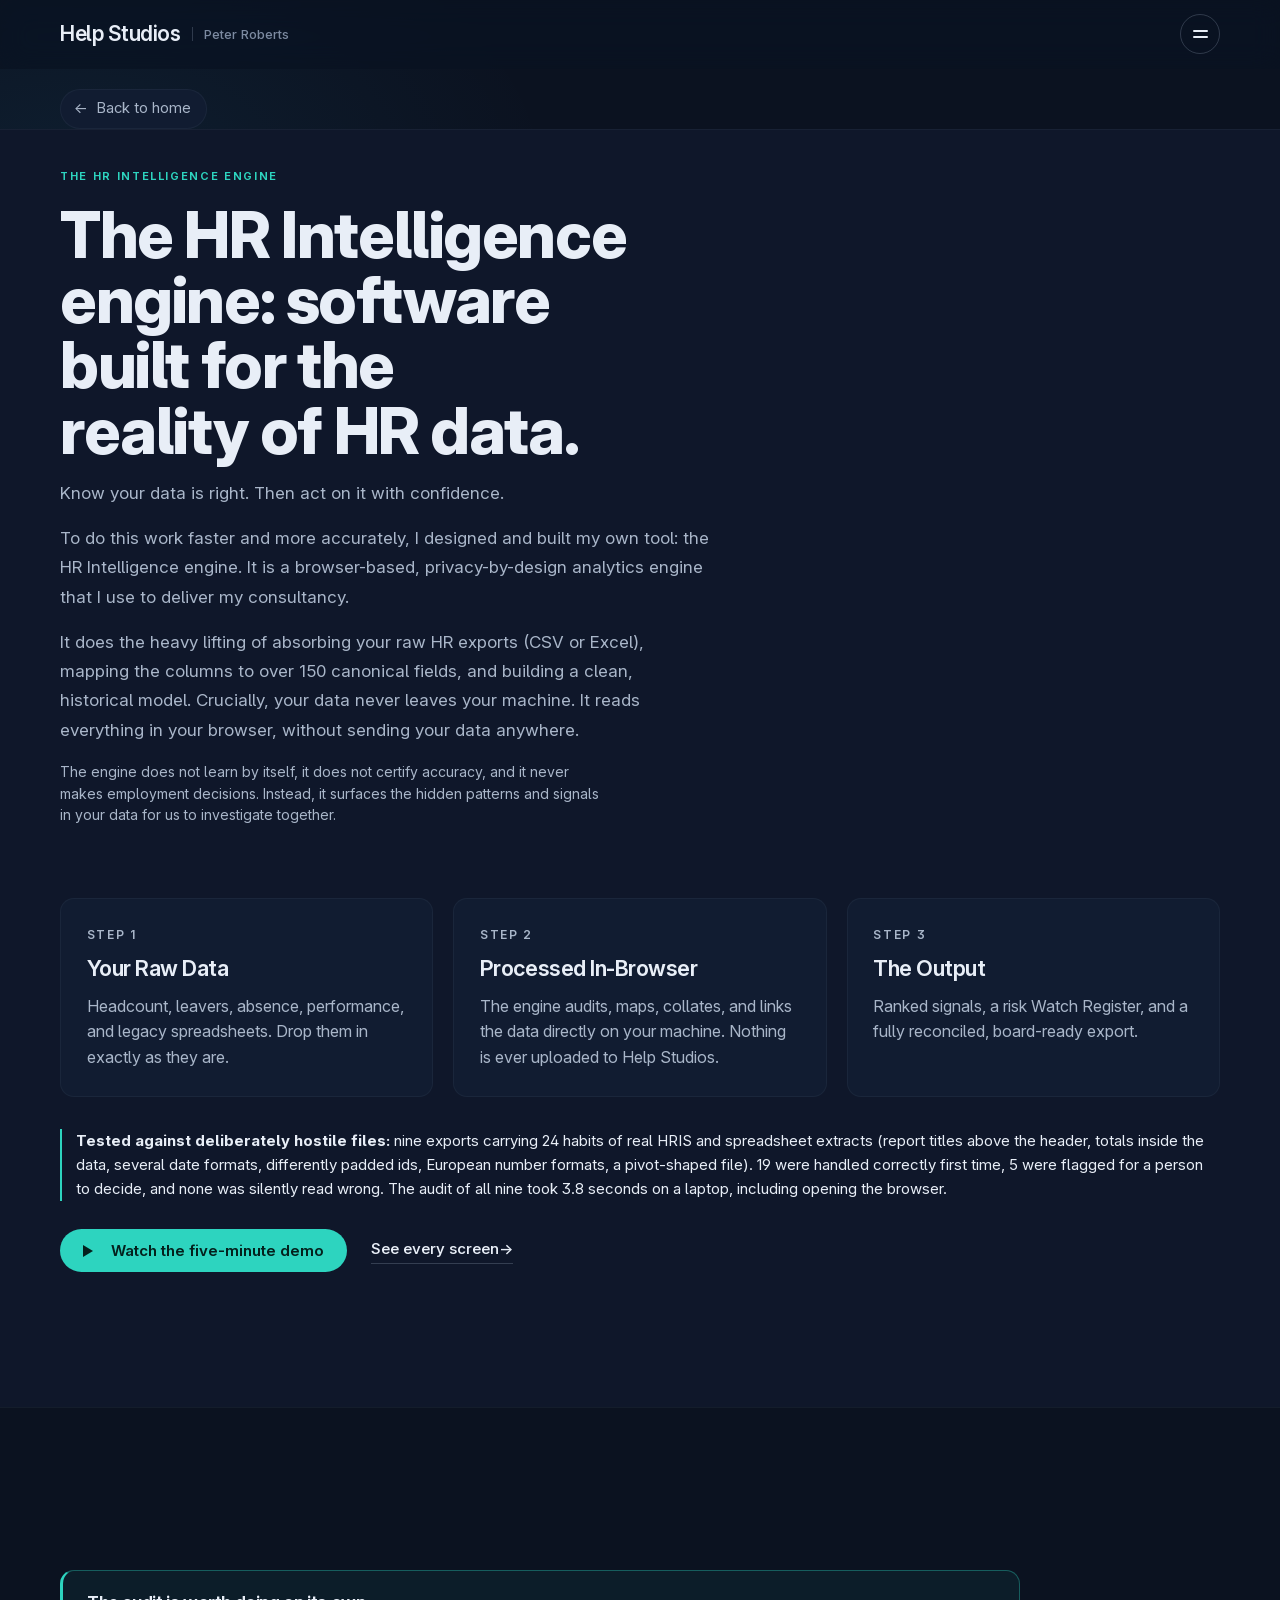
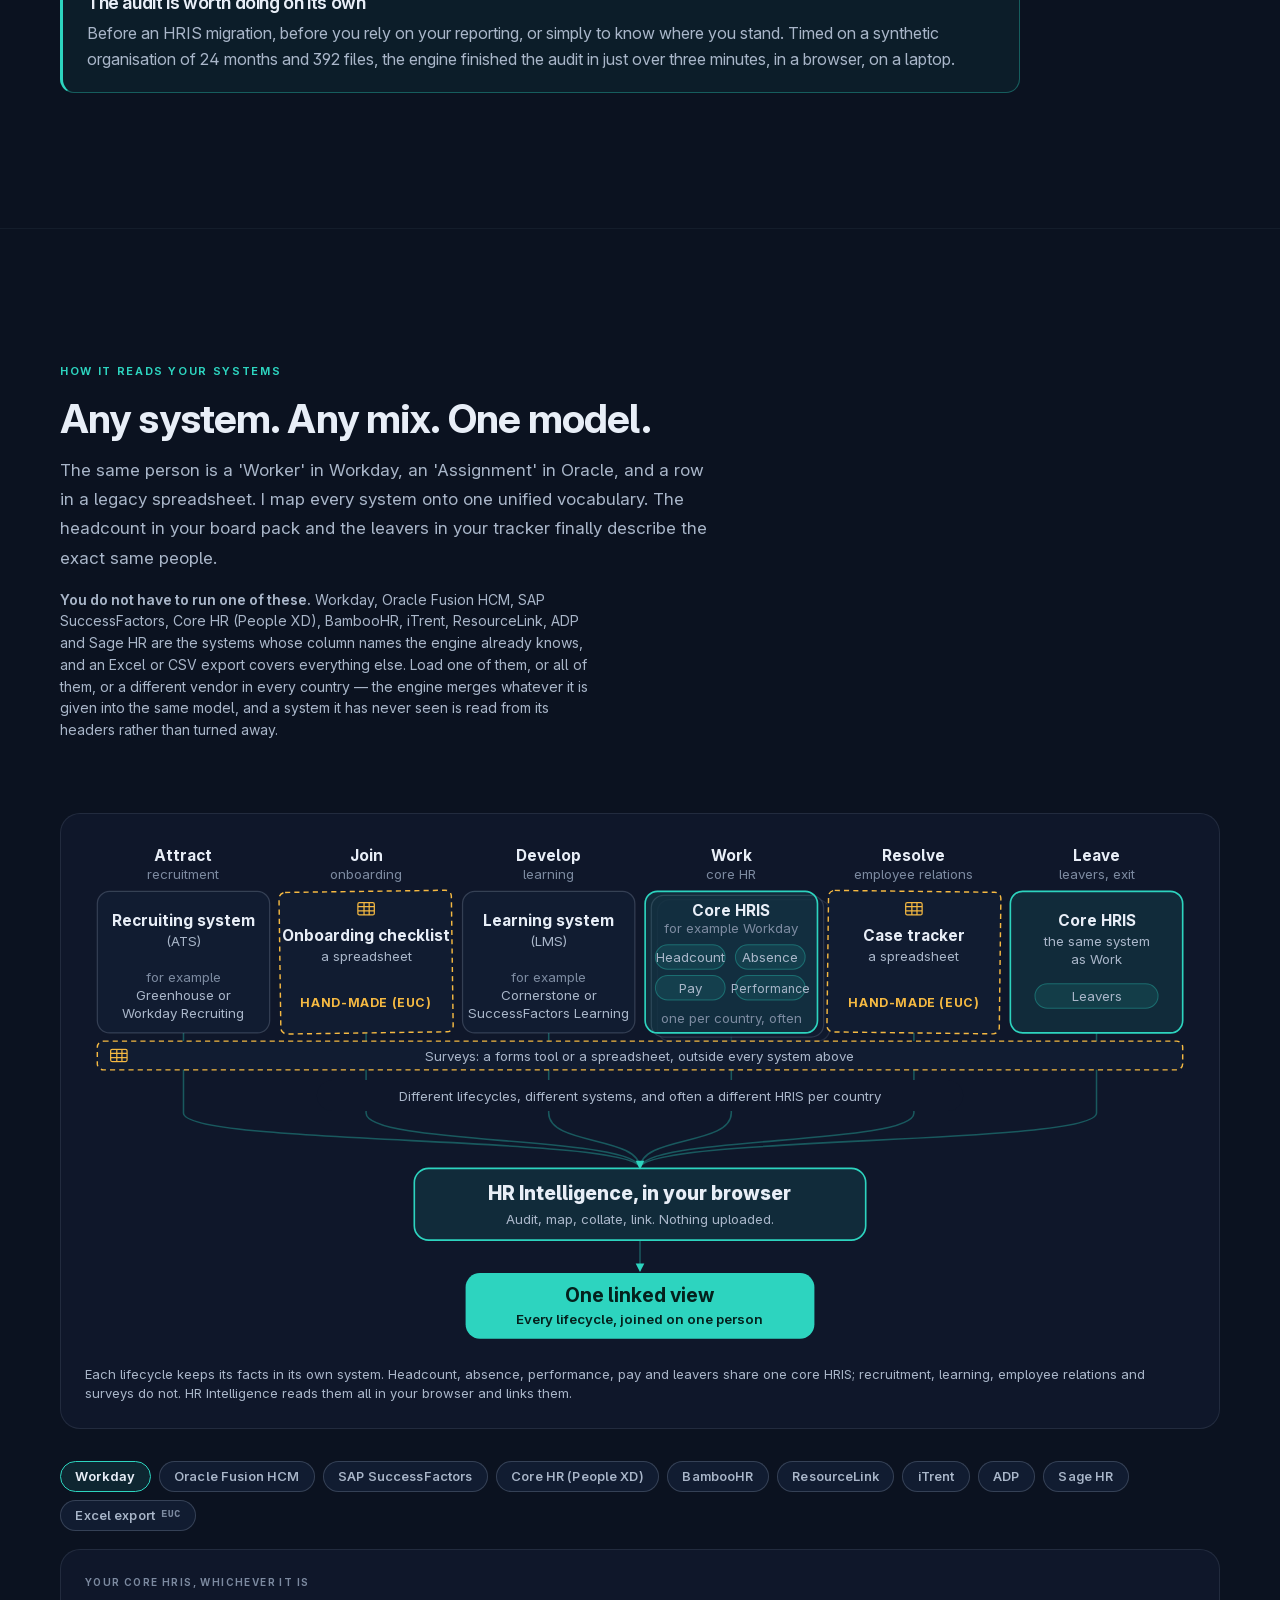
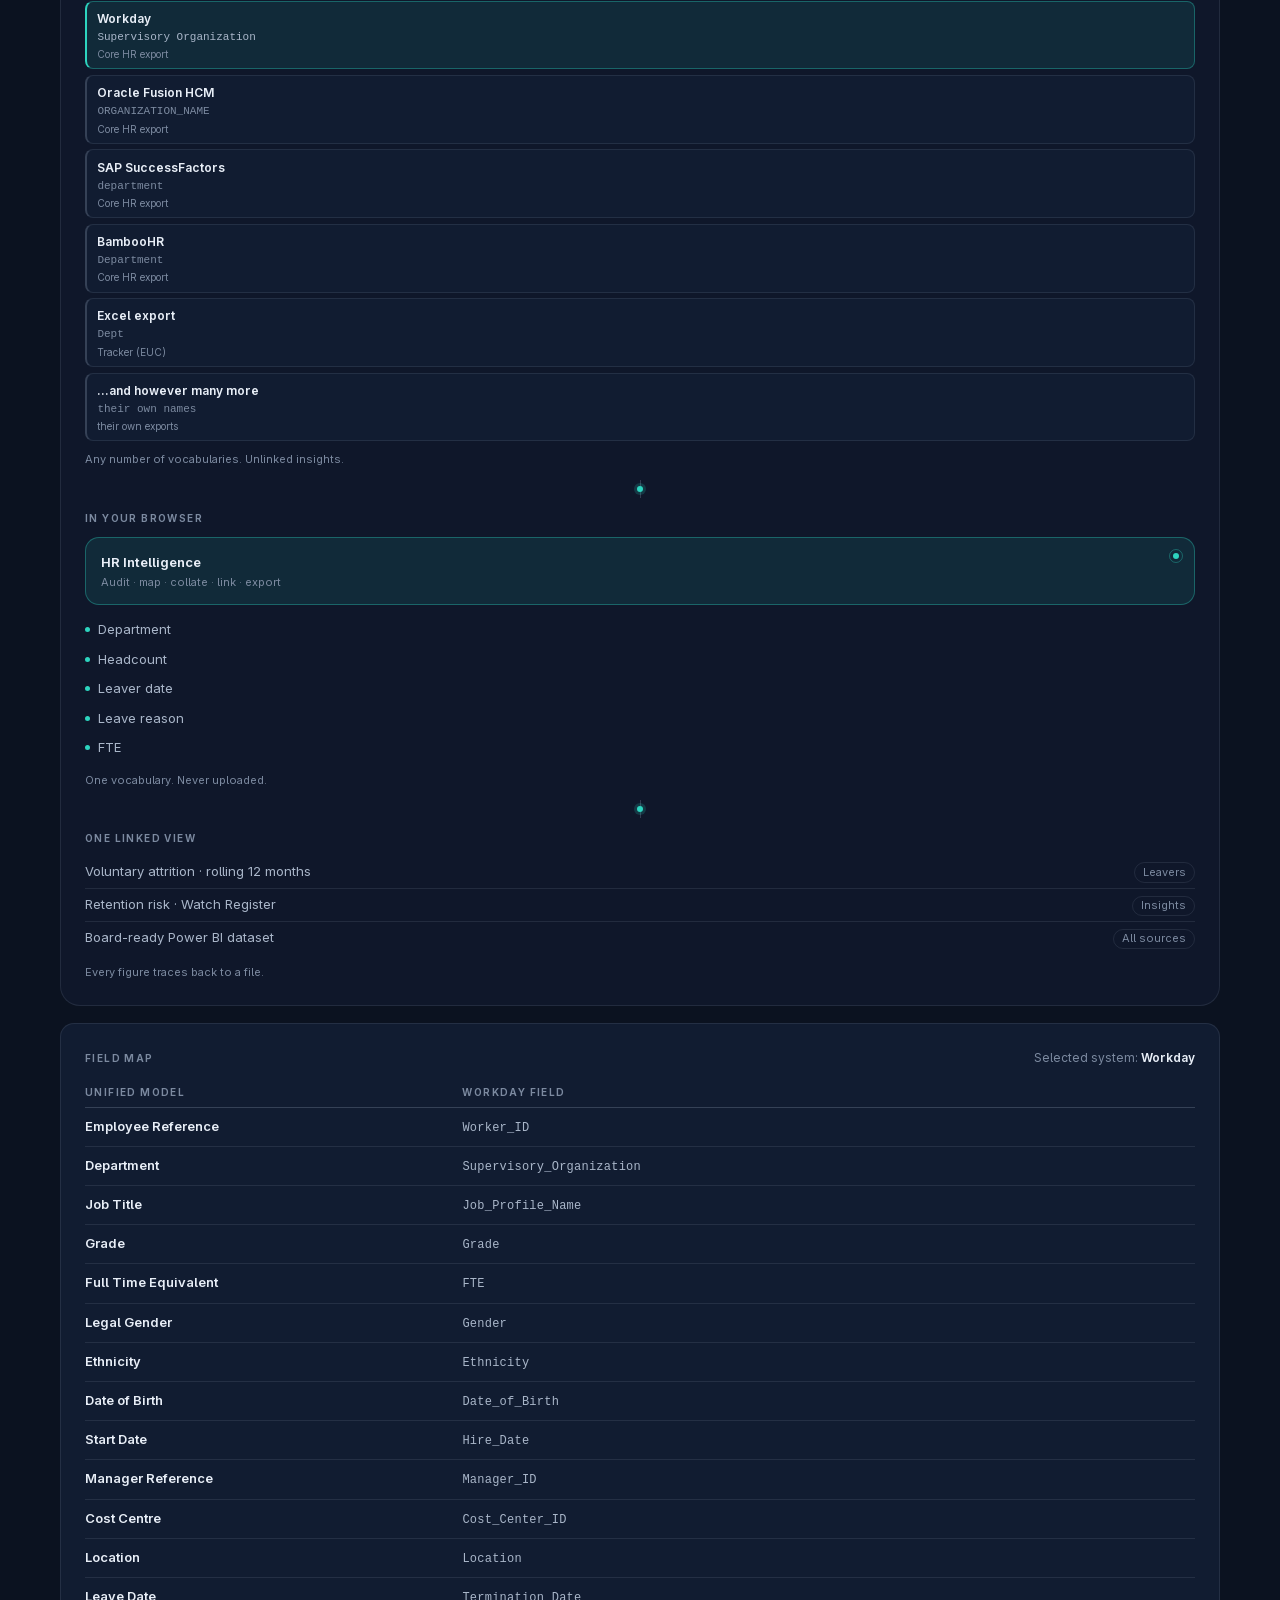
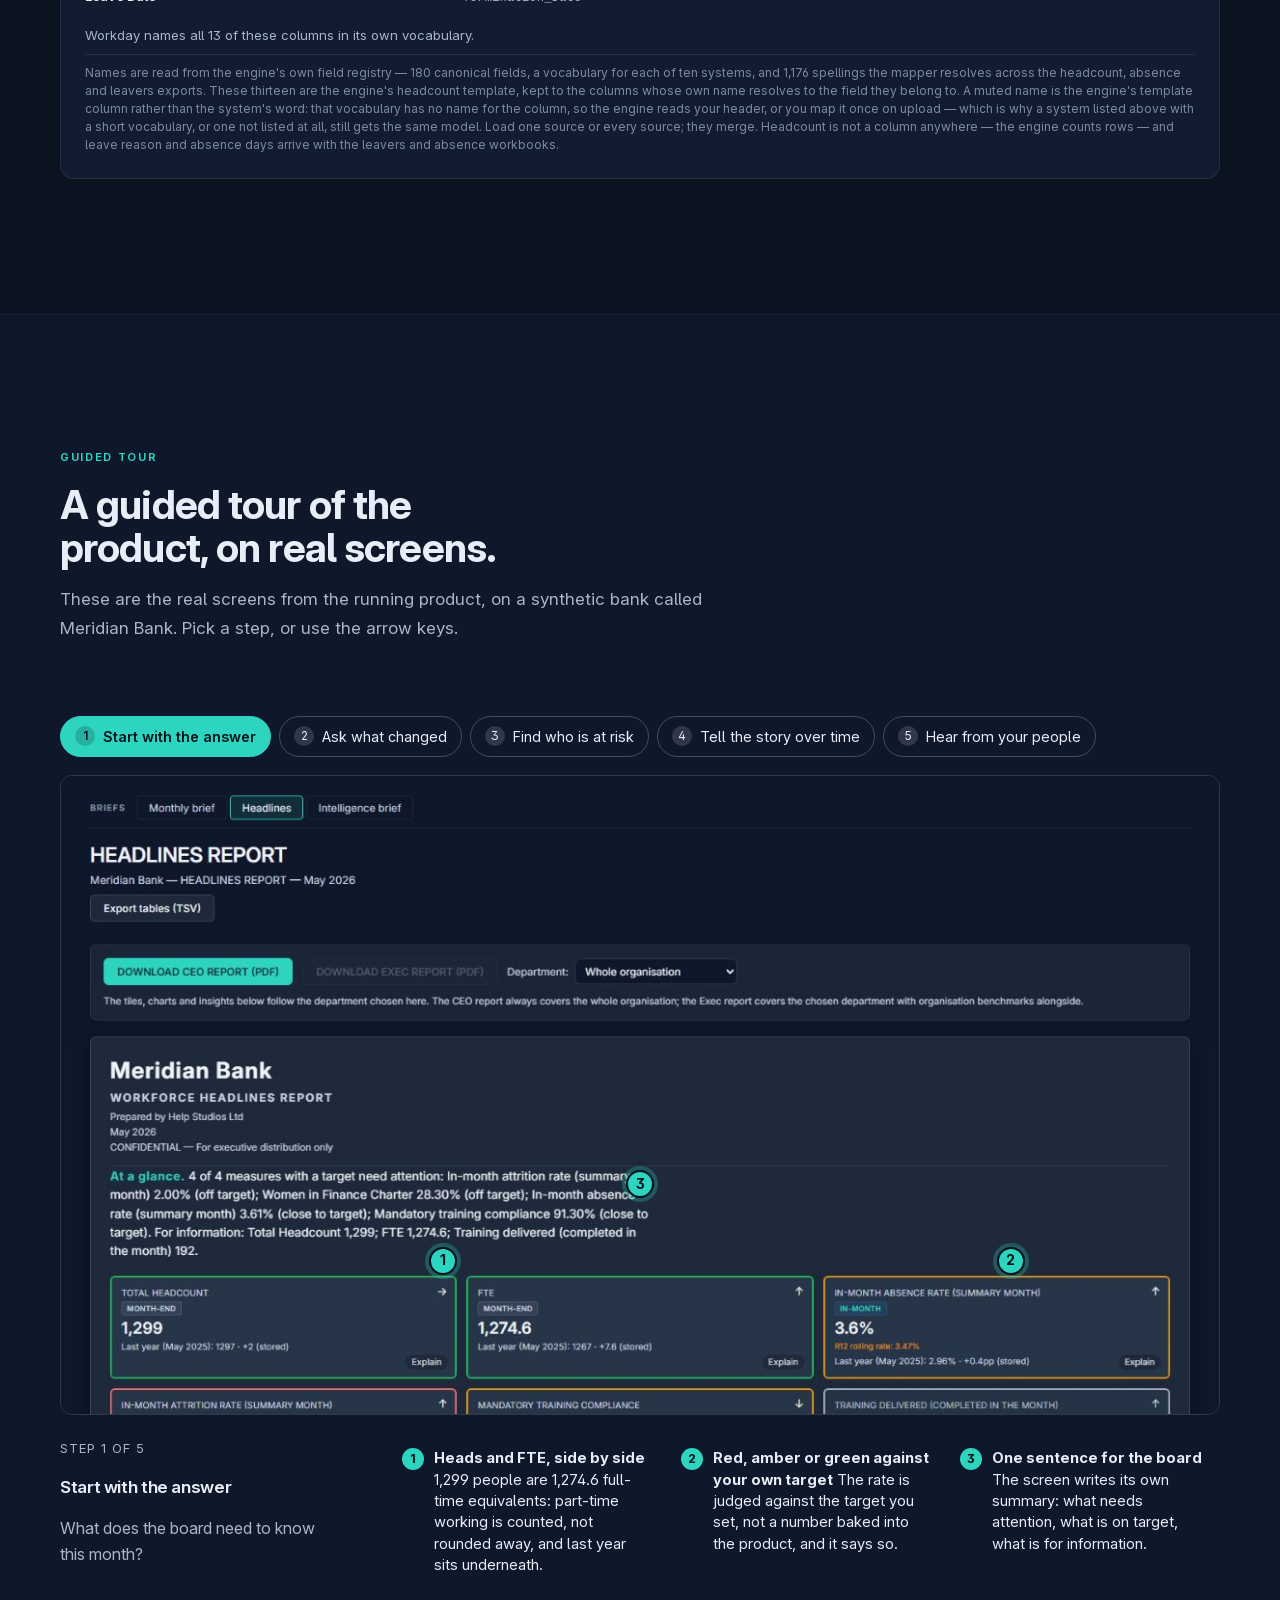
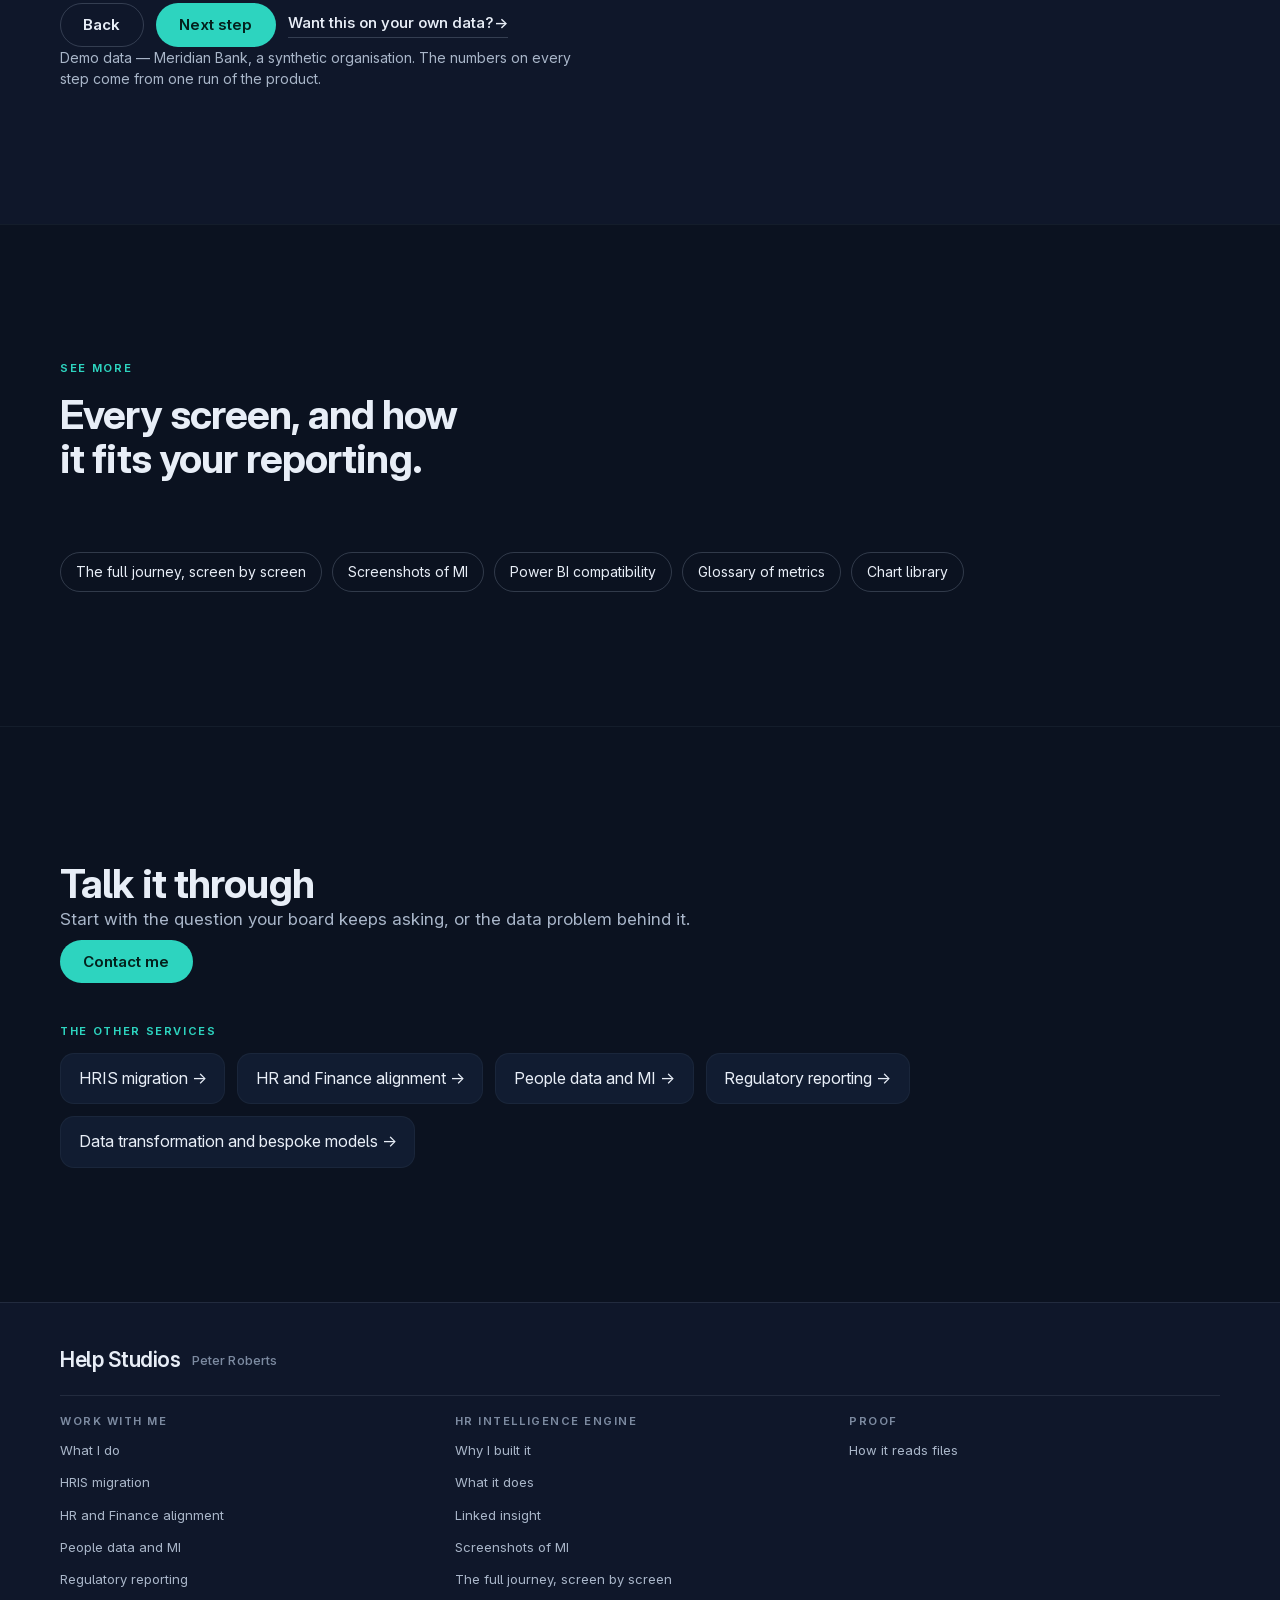
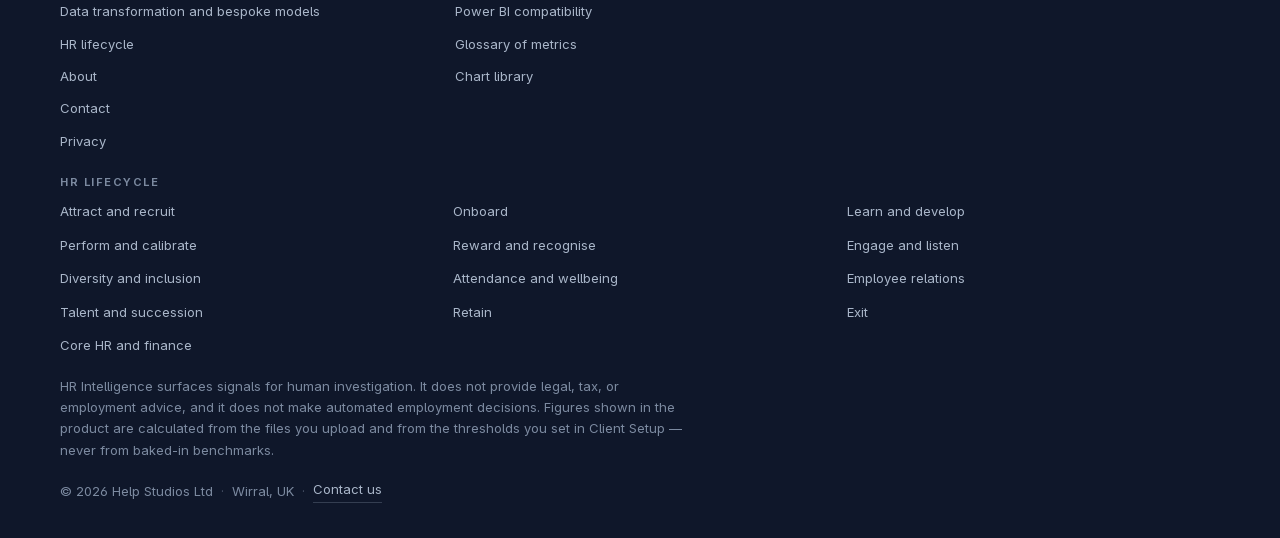
<file: engine.html>
<!DOCTYPE html>
<html lang='en-GB'>
<head>
  <meta charset='UTF-8'>
  <meta http-equiv='Content-Security-Policy' content="default-src 'none'; script-src 'self'; style-src 'self' 'unsafe-inline'; img-src 'self' data:; font-src 'self'; media-src 'self'; connect-src 'self'; form-action 'none'; base-uri 'none'; manifest-src 'self'">
  <meta name='referrer' content='strict-origin-when-cross-origin'>
  <meta name='viewport' content='width=device-width, initial-scale=1.0'>
  <title>The HR Intelligence engine - Help Studios</title>
  <meta name='description' content='The HR Intelligence engine: a browser-based, privacy-by-design model that reads HR exports from any system, maps them to over 150 canonical fields, audits them and reports across the whole HR lifecycle. Your files are never uploaded.'>
  <meta name='author' content='Help Studios Ltd'>
  <meta name='theme-color' content='#0b1220'>
  <meta name='color-scheme' content='dark light'>
  <link rel='canonical' href='https://help-studios.com/engine.html'>
  <meta property='og:type' content='website'>
  <meta property='og:site_name' content='Help Studios'>
  <meta property='og:locale' content='en_GB'>
  <meta property='og:url' content='https://help-studios.com/engine.html'>
  <meta property='og:title' content='The HR Intelligence engine - Help Studios'>
  <meta property='og:description' content='The tool Peter Roberts brings to the work: HR exports read in the browser, audited, mapped and joined up. Your files are never uploaded.'>
  <meta property='og:image' content='https://help-studios.com/assets/og-image.png'>
  <meta property='og:image:width' content='1200'>
  <meta property='og:image:height' content='630'>
  <meta name='twitter:card' content='summary_large_image'>
  <meta name='twitter:title' content='The HR Intelligence engine - Help Studios'>
  <meta name='twitter:description' content='The tool Peter Roberts brings to the work: HR exports read in the browser, audited, mapped and joined up. Your files are never uploaded.'>
  <meta name='twitter:image' content='https://help-studios.com/assets/og-image.png'>
  <link rel='icon' href='assets/favicon.svg' type='image/svg+xml'>
  <link rel='icon' href='assets/favicon-32.png' sizes='32x32' type='image/png'>
  <link rel='apple-touch-icon' href='assets/apple-touch-icon.png'>
  <link rel='preload' href='assets/fonts/InterVariable.woff2' as='font' type='font/woff2' crossorigin>
  <link rel='stylesheet' href='css/site.css'>
</head>
<body>
  <a class='skip-link' href='#main'>Skip to content</a>
  <header class='site-header' id='site-header'>
    <div class='wrap header-inner'>
      <a class='brand' href='index.html#top' aria-label='Help Studios, Peter Roberts, back to top'>
        <span class='brand-name'>Help Studios</span>
        <span class='brand-rule' aria-hidden='true'></span>
        <span class='brand-product'>Peter Roberts</span>
      </a>
      <button class='nav-toggle' id='nav-toggle' type='button' aria-expanded='false' aria-controls='site-nav'>
        <span class='nav-toggle-bars' aria-hidden='true'><span></span><span></span></span>
        <span class='visually-hidden'>Menu</span>
      </button>
      <nav class='site-nav' id='site-nav' aria-label='Primary'>
        <div class='nav-item nav-has-menu nav-hris'>
          <button class='nav-menu-toggle' type='button' aria-expanded='false' aria-haspopup='true' aria-controls='menu-hris'>HRIS migration <span class='nav-caret' aria-hidden='true'></span></button>
          <div class='nav-menu' id='menu-hris'>
            <ul class='nav-menu-list'>
              <li><a class='nav-menu-feature' href='hris-migration.html'><strong>HRIS migration</strong><span>Overview</span></a></li>
              <li><a href='hris-migration.html#end-to-end'>The migration, end to end</a></li>
              <li><a href='hris-migration.html#assistant'>The engine as my assistant</a></li>
              <li><a href='hris-migration.html#done'>Where I have done this</a></li>
            </ul>
          </div>
        </div>
        <div class='nav-item nav-has-menu nav-hrf'>
          <button class='nav-menu-toggle' type='button' aria-expanded='false' aria-haspopup='true' aria-controls='menu-hrf'>HR and Finance <span class='nav-caret' aria-hidden='true'></span></button>
          <div class='nav-menu' id='menu-hrf'>
            <ul class='nav-menu-list'>
              <li><a class='nav-menu-feature' href='hr-finance.html'><strong>HR and Finance</strong><span>Overview</span></a></li>
              <li><a href='hr-finance.html#how'>How I work</a></li>
              <li><a href='hr-finance.html#transactions'>Corporate change and transactions</a></li>
              <li><a href='hr-finance.html#track'>Where I have done this</a></li>
            </ul>
          </div>
        </div>
        <div class='nav-item nav-has-menu nav-mi'>
          <button class='nav-menu-toggle' type='button' aria-expanded='false' aria-haspopup='true' aria-controls='menu-mi'>People data and MI <span class='nav-caret' aria-hidden='true'></span></button>
          <div class='nav-menu' id='menu-mi'>
            <ul class='nav-menu-list'>
              <li><a class='nav-menu-feature' href='mi-transformation.html'><strong>People data and MI</strong><span>Overview</span></a></li>
              <li><a href='mi-transformation.html#ways'>Three ways of reporting</a></li>
              <li><a href='mi-transformation.html#linked'>Linked insight</a></li>
              <li><a href='mi-transformation.html#packs'>MI packs and data management</a></li>
              <li><a href='mi-transformation.html#lifecycle'>Across the lifecycle</a></li>
              <li><a href='mi-transformation.html#powerbi'>Export into Power BI</a></li>
            </ul>
          </div>
        </div>
        <div class='nav-item nav-has-menu nav-reg'>
          <button class='nav-menu-toggle' type='button' aria-expanded='false' aria-haspopup='true' aria-controls='menu-reg'>Regulatory reporting <span class='nav-caret' aria-hidden='true'></span></button>
          <div class='nav-menu' id='menu-reg'>
            <ul class='nav-menu-list'>
              <li><a class='nav-menu-feature' href='regulatory-reporting.html'><strong>Regulatory reporting</strong><span>Overview</span></a></li>
              <li><a href='regulatory-reporting.html#what'>What I report on</a></li>
              <li><a href='regulatory-reporting.html#proof'>In the engine</a></li>
            </ul>
          </div>
        </div>
        <div class='nav-item nav-has-menu nav-bsp'>
          <button class='nav-menu-toggle' type='button' aria-expanded='false' aria-haspopup='true' aria-controls='menu-bsp'>Bespoke models <span class='nav-caret' aria-hidden='true'></span></button>
          <div class='nav-menu' id='menu-bsp'>
            <ul class='nav-menu-list'>
              <li><a class='nav-menu-feature' href='bespoke-tools.html'><strong>Bespoke models</strong><span>Overview</span></a></li>
              <li><a href='bespoke-tools.html#build'>What I build</a></li>
              <li><a href='bespoke-tools.html#models'>Bespoke models</a></li>
              <li><a href='bespoke-tools.html#euc'>Spreadsheet models made fit</a></li>
              <li><a href='bespoke-tools.html#how'>How I build</a></li>
            </ul>
          </div>
        </div>
        <div class='nav-item nav-has-menu nav-engine'>
          <button class='nav-menu-toggle' type='button' aria-expanded='false' aria-haspopup='true' aria-controls='menu-engine'>The engine <span class='nav-caret' aria-hidden='true'></span></button>
          <div class='nav-menu' id='menu-engine'>
            <ul class='nav-menu-list'>
              <li><a class='nav-menu-feature' href='engine.html'><strong>The HR Intelligence engine</strong><span>An entire MI team, in one product</span></a></li>
              <li><a href='engine.html#tour'>Guided tour</a></li>
              <li><a href='journey.html'>The full journey, screen by screen</a></li>
              <li><a href='screenshots.html'>Screenshots of MI</a></li>
              <li><a href='powerbi.html'>Power BI compatibility</a></li>
              <li><a href='glossary.html'>Glossary of metrics</a></li>
              <li><a href='chart-library.html'>Chart library</a></li>
            </ul>
          </div>
        </div>
        <a href='about.html'>About</a>
        <a class='btn btn-primary btn-sm nav-cta' href='index.html#contact'>Contact me</a>
      </nav>
    </div>
  </header>
<main id='main'>
    <nav class='backbar' aria-label='Back'><div class='wrap'><a class='backlink' href='index.html'><span aria-hidden='true'>&larr;</span> Back to home</a></div></nav>
    <!-- == THE ENGINE AND THE FIVE-MINUTE DEMO == -->
    <section class="section section-engine-intro" id="engine-intro" aria-labelledby="engine-intro-title">
      <div class="wrap">
        <div class="section-head">
          <p class="eyebrow">The HR Intelligence engine</p>
          <h1 id="engine-intro-title">The HR Intelligence engine: software built for the reality of HR data.</h1>
          <p class="section-lede">Know your data is right. Then act on it with confidence.</p>
          <p class="section-lede">
            To do this work faster and more accurately, I designed and built my own tool: the HR Intelligence engine. It is a browser-based, privacy-by-design analytics engine that I use to deliver my consultancy.
          </p>
          <p class="section-lede">
            It does the heavy lifting of absorbing your raw HR exports (CSV or Excel), mapping the columns to over 150 canonical fields, and building a clean, historical model. Crucially, your data never leaves your machine. It reads everything in your browser, without sending your data anywhere.
          </p>
          <p class="section-note">
            The engine does not learn by itself, it does not certify accuracy, and it never makes employment decisions. Instead, it surfaces the hidden patterns and signals in your data for us to investigate together.
          </p>
        </div>

        <ol class="pipe-story">
          <li class="pipe-step">
            <p class="pipe-step-no">Step 1</p>
            <h3>Your Raw Data</h3>
            <p>Headcount, leavers, absence, performance, and legacy spreadsheets. Drop them in exactly as they are.</p>
          </li>
          <li class="pipe-step">
            <p class="pipe-step-no">Step 2</p>
            <h3>Processed In-Browser</h3>
            <p>The engine audits, maps, collates, and links the data directly on your machine. Nothing is ever uploaded to Help Studios.</p>
          </li>
          <li class="pipe-step">
            <p class="pipe-step-no">Step 3</p>
            <h3>The Output</h3>
            <p>Ranked signals, a risk Watch Register, and a fully reconciled, board-ready export.</p>
          </li>
        </ol>

        <p class="satnav-proof pipe-proof"><strong>Tested against deliberately hostile files:</strong> nine exports carrying 24 habits of real HRIS and spreadsheet extracts (report titles above the header, totals inside the data, several date formats, differently padded ids, European number formats, a pivot-shaped file). 19 were handled correctly first time, 5 were flagged for a person to decide, and none was silently read wrong. The audit of all nine took 3.8 seconds on a laptop, including opening the browser.</p>

        <div class="hero-actions">
          <button class="btn btn-primary" type="button" data-video-open aria-haspopup="dialog"><span class="btn-play" aria-hidden="true"></span>Watch the five-minute demo</button>
          <a class="link-arrow" href="journey.html">See every screen<span aria-hidden="true"> →</span></a>
        </div>
      </div>
    </section>
    <section class='section'>
      <div class='wrap'>
        <aside class='offer-callout'>
          <h3>The audit is worth doing on its own</h3>
          <p>Before an HRIS migration, before you rely on your reporting, or simply to know where you stand. Timed on a synthetic organisation of 24 months and 392 files, the engine finished the audit in just over three minutes, in a browser, on a laptop.</p>
        </aside>
      </div>
    </section>
    <section class="section section-how" id="how" aria-labelledby="how-title">
      <div class="wrap">
        <div class="section-head">
          <p class="eyebrow">How it reads your systems</p>
          <h2 id="how-title">Any system. Any mix. One model.</h2>
          <p class="section-lede">
            The same person is a 'Worker' in Workday, an 'Assignment' in Oracle, and a row in a legacy spreadsheet. I map every system onto one unified vocabulary. The headcount in your board pack and the leavers in your tracker finally describe the exact same people.
          </p>
          <p class="section-note">
            <strong>You do not have to run one of these.</strong> Workday, Oracle Fusion
            HCM, SAP SuccessFactors, Core HR (People XD), BambooHR, iTrent, ResourceLink,
            ADP and Sage HR are the systems whose column names the engine already knows,
            and an Excel or CSV export covers everything else. Load one of them, or all of
            them, or a different vendor in every country — the engine merges whatever it is
            given into the same model, and a system it has never seen is read from its
            headers rather than turned away.
          </p>
        </div>

        <figure class="dgm dgm-silos" id="lifecycle-silos">
          <div class="dgm-wide">
<svg xmlns="http://www.w3.org/2000/svg" viewBox="0 0 1082 500" role="img" aria-labelledby="sl-title sl-desc" class="sl-d">
  <title id="sl-title">Each part of the HR lifecycle lives in a different system</title>
  <desc id="sl-desc">Six lifecycle stages left to right. Attract (recruitment) sits in an applicant tracking system. Join (onboarding) sits in a hand-made checklist spreadsheet. Develop (learning) sits in a learning system. Work and Leave both sit in the core HRIS, which holds headcount, absence, performance, pay and leavers; a client may run a different core HRIS in each country. Resolve (employee relations) sits in a hand-made case tracker spreadsheet. Surveys sit in a forms tool or spreadsheet outside all of these. Everything flows into one box, HR Intelligence in your browser, and out as one linked view.</desc>
  <defs>
    <style>
      .sl-d{font-family:var(--font-base,Inter,-apple-system,"Segoe UI",Roboto,Arial,sans-serif)}
      .sl-d .h{font-size:15px;font-weight:700;fill:var(--c-text,#e8eef7)}
      .sl-d .s{font-size:13px;fill:var(--c-text-2,#a9b6c9)}
      .sl-d .m{font-size:13px;fill:var(--c-text-3,#7c8aa0)}
      .sl-d .k{font-size:12px;font-weight:700;letter-spacing:.05em;fill:var(--c-amber,#f5b942)}
      .sl-d .card{fill:var(--c-surface,#111c31);stroke:var(--c-line-strong,rgba(148,163,184,.28));stroke-width:1.2}
      .sl-d .core{fill:var(--c-accent-dim,rgba(45,212,191,.10));stroke:var(--c-accent,#2dd4bf);stroke-width:1.6}
      .sl-d .euc{fill:var(--c-surface,#111c31);stroke:var(--c-amber,#f5b942);stroke-width:1.4;stroke-dasharray:5 4}
      .sl-d .ln{fill:none;stroke:var(--c-accent-line,rgba(45,212,191,.55));stroke-width:1.5}
      .sl-d .ic{fill:none;stroke:var(--c-amber,#f5b942);stroke-width:1.2}
      .sl-d .acc{fill:var(--c-accent,#2dd4bf)}
      .sl-d .pill{fill:var(--c-base-deep,#0f172a)}
      .sl-d .chip{fill:var(--c-accent-dim,rgba(45,212,191,.14));stroke:var(--c-accent-line,rgba(45,212,191,.55));stroke-width:1}
      .sl-d .on{fill:var(--c-on-accent,#04211d);font-weight:700}
    </style>
    <marker id="sl-arr" viewBox="0 0 10 10" refX="8" refY="5" markerWidth="7" markerHeight="7" orient="auto"><path d="M1 1L9 5L1 9z" class="acc"/></marker>
    <symbol id="sl-grid" viewBox="0 0 18 14"><rect x="1" y="1" width="16" height="12" rx="1.5" style="fill:none;stroke:var(--c-amber,#f5b942);stroke-width:1.2"/><path d="M1 5h16M1 9h16M7 1v12M12 1v12" style="fill:none;stroke:var(--c-amber,#f5b942);stroke-width:1.2"/></symbol>
  </defs>

  <!-- flow lines, drawn first so cards sit on top -->
  <g class="ln">
    <path d="M96 190V268C96 300 541 290 541 322"/>
    <path d="M274 190V268C274 300 541 290 541 322"/>
    <path d="M452 190V268C452 300 541 290 541 322"/>
    <path d="M630 190V268C630 300 541 290 541 322"/>
    <path d="M808 190V268C808 300 541 290 541 322"/>
    <path d="M986 190V268C986 300 541 290 541 322" marker-end="url(#sl-arr)"/>
    <path d="M541 392V422" marker-end="url(#sl-arr)"/>
  </g>

  <!-- column headers -->
  <g text-anchor="middle">
    <text x="96" y="22" class="h">Attract</text><text x="96" y="40" class="m">recruitment</text>
    <text x="274" y="22" class="h">Join</text><text x="274" y="40" class="m">onboarding</text>
    <text x="452" y="22" class="h">Develop</text><text x="452" y="40" class="m">learning</text>
    <text x="630" y="22" class="h">Work</text><text x="630" y="40" class="m">core HR</text>
    <text x="808" y="22" class="h">Resolve</text><text x="808" y="40" class="m">employee relations</text>
    <text x="986" y="22" class="h">Leave</text><text x="986" y="40" class="m">leavers, exit</text>
  </g>

  <!-- Attract: applicant tracking system -->
  <rect x="12" y="52" width="168" height="138" rx="12" class="card"/>
  <g text-anchor="middle">
    <text x="96" y="86" class="h">Recruiting system</text>
    <text x="96" y="105" class="s">(ATS)</text>
    <text x="96" y="140" class="m">for example</text>
    <text x="96" y="158" class="s">Greenhouse or</text>
    <text x="96" y="175" class="s">Workday Recruiting</text>
  </g>

  <!-- Join: hand-made -->
  <rect x="190" y="52" width="168" height="138" rx="6" class="euc" transform="rotate(-0.8 274 121)"/>
  <use href="#sl-grid" x="265" y="62" width="18" height="14"/>
  <g text-anchor="middle">
    <text x="274" y="100" class="h">Onboarding checklist</text>
    <text x="274" y="120" class="s">a spreadsheet</text>
    <text x="274" y="165" class="k">HAND-MADE (EUC)</text>
  </g>

  <!-- Develop: learning system -->
  <rect x="368" y="52" width="168" height="138" rx="12" class="card"/>
  <g text-anchor="middle">
    <text x="452" y="86" class="h">Learning system</text>
    <text x="452" y="105" class="s">(LMS)</text>
    <text x="452" y="140" class="m">for example</text>
    <text x="452" y="158" class="s">Cornerstone or</text>
    <text x="452" y="175" class="s">SuccessFactors Learning</text>
  </g>

  <!-- Work: core HRIS, stacked to show one per country -->
  <rect x="558" y="60" width="168" height="138" rx="12" class="card" opacity=".55"/>
  <rect x="552" y="56" width="168" height="138" rx="12" class="card" opacity=".8"/>
  <rect x="546" y="52" width="168" height="138" rx="12" class="core"/>
  <g text-anchor="middle">
    <text x="630" y="76" class="h">Core HRIS</text>
    <text x="630" y="93" class="m">for example Workday</text>
    <rect x="556" y="104" width="68" height="24" rx="12" class="chip"/><text x="590" y="121" class="s">Headcount</text>
    <rect x="634" y="104" width="68" height="24" rx="12" class="chip"/><text x="668" y="121" class="s">Absence</text>
    <rect x="556" y="134" width="68" height="24" rx="12" class="chip"/><text x="590" y="151" class="s">Pay</text>
    <rect x="634" y="134" width="68" height="24" rx="12" class="chip"/><text x="668" y="151" class="s" style="font-size:12px">Performance</text>
    <text x="630" y="180" class="m">one per country, often</text>
  </g>

  <!-- Resolve: hand-made -->
  <rect x="724" y="52" width="168" height="138" rx="6" class="euc" transform="rotate(0.7 808 121)"/>
  <use href="#sl-grid" x="799" y="62" width="18" height="14"/>
  <g text-anchor="middle">
    <text x="808" y="100" class="h">Case tracker</text>
    <text x="808" y="120" class="s">a spreadsheet</text>
    <text x="808" y="165" class="k">HAND-MADE (EUC)</text>
  </g>

  <!-- Leave: the same core HRIS -->
  <rect x="902" y="52" width="168" height="138" rx="12" class="core"/>
  <g text-anchor="middle">
    <text x="986" y="86" class="h">Core HRIS</text>
    <text x="986" y="105" class="s">the same system</text>
    <text x="986" y="123" class="s">as Work</text>
    <rect x="926" y="142" width="120" height="24" rx="12" class="chip"/><text x="986" y="159" class="s">Leavers</text>
  </g>

  <!-- surveys lane -->
  <rect x="12" y="198" width="1058" height="28" rx="6" class="euc"/>
  <use href="#sl-grid" x="24" y="205" width="18" height="14"/>
  <text x="541" y="217" text-anchor="middle" class="s">Surveys: a forms tool or a spreadsheet, outside every system above</text>

  <!-- note over the flow lines -->
  <rect x="226" y="236" width="630" height="30" rx="15" class="pill"/>
  <text x="541" y="256" text-anchor="middle" class="s">Different lifecycles, different systems, and often a different HRIS per country</text>

  <!-- HR Intelligence -->
  <rect x="321" y="322" width="440" height="70" rx="14" class="core"/>
  <text x="541" y="353" text-anchor="middle" class="h" style="font-size:19px;font-weight:800">HR Intelligence, in your browser</text>
  <text x="541" y="376" text-anchor="middle" class="s">Audit, map, collate, link. Nothing uploaded.</text>

  <!-- output -->
  <rect x="371" y="424" width="340" height="64" rx="14" class="acc"/>
  <text x="541" y="452" text-anchor="middle" class="on" style="font-size:19px">One linked view</text>
  <text x="541" y="474" text-anchor="middle" class="on" style="font-size:13px;font-weight:600">Every lifecycle, joined on one person</text>
</svg>
          </div>
          <div class="dgm-narrow">
<svg xmlns="http://www.w3.org/2000/svg" viewBox="0 0 360 780" role="img" aria-labelledby="slm-title slm-desc" class="sl-m">
  <title id="slm-title">Each part of the HR lifecycle lives in a different system</title>
  <desc id="slm-desc">Six lifecycle stages top to bottom. Attract (recruitment) sits in an applicant tracking system. Join (onboarding) sits in a hand-made checklist spreadsheet. Develop (learning) sits in a learning system. Work holds headcount, absence, performance and pay in the core HRIS, which a client may run once per country. Resolve (employee relations) sits in a hand-made case tracker spreadsheet. Leave (leavers) sits in the same core HRIS. Surveys sit in a forms tool or spreadsheet. Everything flows into one box, HR Intelligence in your browser, and out as one linked view.</desc>
  <defs>
    <style>
      .sl-m{font-family:var(--font-base,Inter,-apple-system,"Segoe UI",Roboto,Arial,sans-serif)}
      .sl-m .h{font-size:14px;font-weight:700;fill:var(--c-text,#e8eef7)}
      .sl-m .s{font-size:13px;fill:var(--c-text-2,#a9b6c9)}
      .sl-m .m{font-size:13px;fill:var(--c-text-3,#7c8aa0)}
      .sl-m .k{font-size:12px;font-weight:700;letter-spacing:.05em;fill:var(--c-amber,#f5b942)}
      .sl-m .card{fill:var(--c-surface,#111c31);stroke:var(--c-line-strong,rgba(148,163,184,.28));stroke-width:1.2}
      .sl-m .core{fill:var(--c-accent-dim,rgba(45,212,191,.10));stroke:var(--c-accent,#2dd4bf);stroke-width:1.6}
      .sl-m .euc{fill:var(--c-surface,#111c31);stroke:var(--c-amber,#f5b942);stroke-width:1.4;stroke-dasharray:5 4}
      .sl-m .ln{fill:none;stroke:var(--c-accent-line,rgba(45,212,191,.55));stroke-width:1.5}
      .sl-m .ic{fill:none;stroke:var(--c-amber,#f5b942);stroke-width:1.2}
      .sl-m .acc{fill:var(--c-accent,#2dd4bf)}
      .sl-m .on{fill:var(--c-on-accent,#04211d);font-weight:700}
    </style>
    <marker id="slm-arr" viewBox="0 0 10 10" refX="8" refY="5" markerWidth="7" markerHeight="7" orient="auto"><path d="M1 1L9 5L1 9z" class="acc"/></marker>
    <symbol id="slm-grid" viewBox="0 0 18 14"><rect x="1" y="1" width="16" height="12" rx="1.5" style="fill:none;stroke:var(--c-amber,#f5b942);stroke-width:1.2"/><path d="M1 5h16M1 9h16M7 1v12M12 1v12" style="fill:none;stroke:var(--c-amber,#f5b942);stroke-width:1.2"/></symbol>
  </defs>

  <!-- Attract -->
  <rect x="12" y="12" width="336" height="62" rx="10" class="card"/>
  <text x="26" y="38" class="h">Attract</text><text x="26" y="58" class="m">recruitment</text>
  <text x="124" y="38" class="h">Recruiting system (ATS)</text><text x="124" y="58" class="s">Greenhouse, Workday Recruiting</text>

  <!-- Join -->
  <rect x="12" y="82" width="336" height="62" rx="6" class="euc"/>
  <text x="26" y="108" class="h">Join</text><text x="26" y="128" class="m">onboarding</text>
  <use href="#slm-grid" x="124" y="94" width="18" height="14"/>
  <text x="148" y="106" class="h">Checklist spreadsheet</text><text x="124" y="128" class="k">HAND-MADE (EUC)</text>

  <!-- Develop -->
  <rect x="12" y="152" width="336" height="62" rx="10" class="card"/>
  <text x="26" y="178" class="h">Develop</text><text x="26" y="198" class="m">learning</text>
  <text x="124" y="178" class="h">Learning system (LMS)</text><text x="124" y="198" class="s">Cornerstone, SF Learning</text>

  <!-- Work -->
  <rect x="12" y="222" width="336" height="84" rx="10" class="core"/>
  <text x="26" y="248" class="h">Work</text><text x="26" y="268" class="m">core HR</text>
  <text x="124" y="248" class="h">Core HRIS, e.g. Workday</text>
  <text x="124" y="268" class="s">headcount, absence,</text><text x="124" y="285" class="s">performance, pay</text>
  <text x="124" y="300" class="m" style="font-size:12px">often one per country</text>

  <!-- Resolve -->
  <rect x="12" y="314" width="336" height="62" rx="6" class="euc"/>
  <text x="26" y="340" class="h">Resolve</text><text x="26" y="360" class="m">ER cases</text>
  <use href="#slm-grid" x="124" y="326" width="18" height="14"/>
  <text x="148" y="338" class="h">Case tracker sheet</text><text x="124" y="360" class="k">HAND-MADE (EUC)</text>

  <!-- Leave -->
  <rect x="12" y="384" width="336" height="62" rx="10" class="core"/>
  <text x="26" y="410" class="h">Leave</text><text x="26" y="430" class="m">leavers</text>
  <text x="124" y="410" class="h">Core HRIS</text><text x="124" y="430" class="s">the same system as Work</text>

  <!-- Surveys -->
  <rect x="12" y="454" width="336" height="62" rx="6" class="euc"/>
  <use href="#slm-grid" x="26" y="466" width="18" height="14"/>
  <text x="50" y="478" class="h">Surveys</text>
  <text x="26" y="502" class="s">a forms tool or a spreadsheet</text>

  <text x="180" y="544" text-anchor="middle" class="s">Different lifecycles, different systems,</text>
  <text x="180" y="562" text-anchor="middle" class="s">often a different HRIS per country</text>

  <path d="M180 574V606" class="ln" marker-end="url(#slm-arr)"/>
  <rect x="12" y="608" width="336" height="68" rx="14" class="core"/>
  <text x="180" y="638" text-anchor="middle" class="h" style="font-size:17px;font-weight:800">HR Intelligence, in your browser</text>
  <text x="180" y="660" text-anchor="middle" class="s">Audit, map, collate, link</text>

  <path d="M180 676V704" class="ln" marker-end="url(#slm-arr)"/>
  <rect x="52" y="706" width="256" height="62" rx="14" class="acc"/>
  <text x="180" y="733" text-anchor="middle" class="on" style="font-size:18px">One linked view</text>
  <text x="180" y="753" text-anchor="middle" class="on" style="font-size:13px;font-weight:600">Every lifecycle, joined</text>
</svg>
          </div>
          <figcaption>Each lifecycle keeps its facts in its own system. Headcount, absence, performance, pay and leavers share one core HRIS; recruitment, learning, employee relations and surveys do not. HR Intelligence reads them all in your browser and links them.</figcaption>
        </figure>

        <div class="source-picker" role="group" aria-label="Choose a system to see how its field names map — every vocabulary the engine holds is listed">
          <button class="source-chip is-active" type="button" data-source="workday" aria-pressed="true">Workday</button>
          <button class="source-chip" type="button" data-source="oracle" aria-pressed="false">Oracle Fusion HCM</button>
          <button class="source-chip" type="button" data-source="sap_successfactors" aria-pressed="false">SAP SuccessFactors</button>
          <button class="source-chip" type="button" data-source="peoplexd" aria-pressed="false">Core HR (People XD)</button>
          <button class="source-chip" type="button" data-source="bamboohr" aria-pressed="false">BambooHR</button>
          <button class="source-chip" type="button" data-source="resourcelink" aria-pressed="false">ResourceLink</button>
          <button class="source-chip" type="button" data-source="itrent" aria-pressed="false">iTrent</button>
          <button class="source-chip" type="button" data-source="adp" aria-pressed="false">ADP</button>
          <button class="source-chip" type="button" data-source="sage" aria-pressed="false">Sage HR</button>
          <button class="source-chip" type="button" data-source="generic" aria-pressed="false">Excel export <span class="source-chip-tag">EUC</span></button>
        </div>

        <div class="merge" role="img" aria-label="Several systems — Workday, Oracle Fusion HCM, SAP SuccessFactors, BambooHR, a controlled Excel export and whatever else is in the estate — each keep the same facts under different field names and publish a separate report. HR Intelligence maps all of them, however many there are, onto one model, which produces ranked signals, a watch register and a board-ready Power BI dataset.">
          <div class="merge-col">
            <p class="pipe-label">Your core HRIS, whichever it is</p>
            <ul class="silo-list">
              <li class="silo is-active" data-source="workday">
                <span class="silo-name">Workday</span>
                <span class="silo-field">Supervisory Organization</span>
                <span class="silo-report">Core HR export</span>
              </li>
              <li class="silo" data-source="oracle">
                <span class="silo-name">Oracle Fusion HCM</span>
                <span class="silo-field">ORGANIZATION_NAME</span>
                <span class="silo-report">Core HR export</span>
              </li>
              <li class="silo" data-source="sap_successfactors">
                <span class="silo-name">SAP SuccessFactors</span>
                <span class="silo-field">department</span>
                <span class="silo-report">Core HR export</span>
              </li>
              <li class="silo" data-source="bamboohr">
                <span class="silo-name">BambooHR</span>
                <span class="silo-field">Department</span>
                <span class="silo-report">Core HR export</span>
              </li>
              <li class="silo" data-source="generic">
                <span class="silo-name">Excel export</span>
                <span class="silo-field">Dept</span>
                <span class="silo-report">Tracker (EUC)</span>
              </li>
              <li class="silo" data-source="*">
                <span class="silo-name">…and however many more</span>
                <span class="silo-field">their own names</span>
                <span class="silo-report">their own exports</span>
              </li>
            </ul>
            <p class="merge-note">Any number of vocabularies. Unlinked insights.</p>
          </div>

          <div class="pipe-link" aria-hidden="true"><span></span></div>

          <div class="merge-col">
            <p class="pipe-label">In your browser</p>
            <div class="core-card">
              <span class="core-pulse" aria-hidden="true"></span>
              <span class="core-title">HR Intelligence</span>
              <span class="core-sub">Audit · map · collate · link · export</span>
            </div>
            <ul class="model-list">
              <li><span class="dot-tick" aria-hidden="true"></span>Department</li>
              <li><span class="dot-tick" aria-hidden="true"></span>Headcount</li>
              <li><span class="dot-tick" aria-hidden="true"></span>Leaver date</li>
              <li><span class="dot-tick" aria-hidden="true"></span>Leave reason</li>
              <li><span class="dot-tick" aria-hidden="true"></span>FTE</li>
            </ul>
            <p class="merge-note">One vocabulary. Never uploaded.</p>
          </div>

          <div class="pipe-link" aria-hidden="true"><span></span></div>

          <div class="merge-col">
            <p class="pipe-label">One linked view</p>
            <ul class="unified-list">
              <li>Voluntary attrition · rolling 12 months <span class="trace-tag">Leavers</span></li>
              <li>Retention risk · Watch Register <span class="trace-tag">Insights</span></li>
              <li>Board-ready Power BI dataset <span class="trace-tag">All sources</span></li>
            </ul>
            <p class="merge-note">Every figure traces back to a file.</p>
          </div>
        </div>

        <div class="field-map">
          <div class="field-map-head">
            <p class="trace-label">Field map</p>
            <p class="field-map-source">Selected system: <span id="field-map-source">Workday</span></p>
          </div>

          <table class="field-map-table">
            <caption class="visually-hidden">How the selected system's column names map onto the unified model. A name in the right-hand column is that system's own word for the field; a muted name is the engine's own column, printed where that system's vocabulary has no name for this column.</caption>
            <thead>
              <tr>
                <th scope="col">Unified model</th>
                <th scope="col"><span id="field-map-source-col">Workday</span> field</th>
              </tr>
            </thead>
            <tbody id="field-map-body">
              <tr data-field="EMPLOYEE_ID"><th scope="row">Employee Reference</th><td>Worker_ID</td></tr>
              <tr data-field="DEPARTMENT"><th scope="row">Department</th><td>Supervisory_Organization</td></tr>
              <tr data-field="JOB_TITLE"><th scope="row">Job Title</th><td>Job_Profile_Name</td></tr>
              <tr data-field="GRADE"><th scope="row">Grade</th><td>Grade</td></tr>
              <tr data-field="FTE"><th scope="row">Full Time Equivalent</th><td>FTE</td></tr>
              <tr data-field="GENDER"><th scope="row">Legal Gender</th><td>Gender</td></tr>
              <tr data-field="ETHNICITY"><th scope="row">Ethnicity</th><td>Ethnicity</td></tr>
              <tr data-field="DATE_OF_BIRTH"><th scope="row">Date of Birth</th><td>Date_of_Birth</td></tr>
              <tr data-field="START_DATE"><th scope="row">Start Date</th><td>Hire_Date</td></tr>
              <tr data-field="MANAGER_ID"><th scope="row">Manager Reference</th><td>Manager_ID</td></tr>
              <tr data-field="COST_CENTRE"><th scope="row">Cost Centre</th><td>Cost_Center_ID</td></tr>
              <tr data-field="LOCATION"><th scope="row">Location</th><td>Location</td></tr>
              <tr data-field="LEAVE_DATE"><th scope="row">Leave Date</th><td>Termination_Date</td></tr>
            </tbody>
          </table>

          <p class="field-map-note" id="field-map-named">Workday names all 13 of these columns in its own vocabulary.</p>

          <p class="field-map-foot">
            Names are read from the engine's own field registry — 180 canonical fields, a
            vocabulary for each of ten systems, and 1,176 spellings the mapper resolves
            across the headcount, absence and leavers exports. These thirteen are the
            engine's headcount template, kept to the columns whose own name resolves to
            the field they belong to. A muted name is the engine's template column rather
            than the system's word: that vocabulary has no name for the column, so the
            engine reads your header, or you map it once on upload — which is why a system
            listed above with a short vocabulary, or one not listed at all, still gets the
            same model. Load one source or every source; they merge. Headcount is not a
            column anywhere — the engine counts rows — and leave reason and absence days
            arrive with the leavers and absence workbooks.
          </p>
        </div>

        <p class="visually-hidden" role="status" id="merge-status">Showing Workday field names.</p>
      </div>
    </section>
    <!-- ── HOW IT WORKS ────────────────────────────────────────────────────────
         The silo problem, made tangible. Systems hold the same fact under
         different column names and publish separate reports; the model renames
         them into one vocabulary. Choosing a source rewrites the field map
         underneath and never changes the right-hand column — which is the claim
         the rest of the page makes in prose, here made operable.

         The picker offers EVERY vocabulary the engine's registry holds, not a
         chosen five. It used to offer five, and a reader running People XD,
         iTrent, ResourceLink, ADP or Sage read the section as "not for me" —
         the opposite of what the engine does, which is merge whatever it is
         handed. The list is generated (website/tools/build-field-vocabulary.js)
         so a platform cannot be silently dropped from the page, and the page
         states per system how many of these columns that system's own
         vocabulary names rather than implying every vendor named all of them.

         Two honesty notes are built in rather than left to the reader: the names
         are the engine registry's own, generated rather than typed into this
         page (a hand-written copy of this table once printed twelve vendor names
         no registry held), and a column a given system has no name for shows the
         engine's own template column, muted, because that is what the engine
         will actually do with that file.

         The diagram is decorative (role="img"); the field map is the accessible
         equivalent and lists the same mapping in text for every source the
         picker offers. Default state is written into the markup, so with
         JavaScript off the section still reads as Workday mapped into the model
         — the harness checks that the static rows and the generated Workday rows
         agree, chip for chip. -->
    <!-- == GUIDED TOUR == -->
    <section class="section section-tour" id="tour" aria-labelledby="tour-title">
      <div class="wrap">
        <div class="section-head">
          <p class="eyebrow">Guided tour</p>
          <h2 id="tour-title">A guided tour of the product, on real screens.</h2>
          <p class="section-lede">
            These are the real screens from the running product, on a synthetic bank called
            Meridian Bank. Pick a step, or use the arrow keys.
          </p>
        </div>

        <div class="tour" id="tour-app">
          <div class="tour-tabs" role="tablist" aria-label="Guided tour steps">
            <button type="button" role="tab" class="tour-tab" id="tour-tab-headlines" aria-controls="tour-panel-headlines" aria-selected="true" tabindex="0"><span class="tour-tab-no">1</span>Start with the answer</button><button type="button" role="tab" class="tour-tab" id="tour-tab-compare" aria-controls="tour-panel-compare" aria-selected="false" tabindex="-1"><span class="tour-tab-no">2</span>Ask what changed</button><button type="button" role="tab" class="tour-tab" id="tour-tab-risk" aria-controls="tour-panel-risk" aria-selected="false" tabindex="-1"><span class="tour-tab-no">3</span>Find who is at risk</button><button type="button" role="tab" class="tour-tab" id="tour-tab-story" aria-controls="tour-panel-story" aria-selected="false" tabindex="-1"><span class="tour-tab-no">4</span>Tell the story over time</button><button type="button" role="tab" class="tour-tab" id="tour-tab-survey" aria-controls="tour-panel-survey" aria-selected="false" tabindex="-1"><span class="tour-tab-no">5</span>Hear from your people</button>
          </div>
          <div class="tour-panel" role="tabpanel" id="tour-panel-headlines" aria-labelledby="tour-tab-headlines">
            <div class="tour-stage">
              <figure class="tour-shot">
                <img src="assets/screens/headlines-report.jpg" alt="The Headlines Report for Meridian Bank: 1,299 heads and 1,274.6 FTE, absence and attrition with their status against target, and a one-sentence summary." width="1200" height="662" loading="lazy" decoding="async">
                <button type="button" class="tour-pin" style="left:33%;top:76%" data-pin="1" aria-label="Callout 1: Heads and FTE, side by side">1</button><button type="button" class="tour-pin" style="left:82%;top:76%" data-pin="2" aria-label="Callout 2: Red, amber or green against your own target">2</button><button type="button" class="tour-pin" style="left:50%;top:64%" data-pin="3" aria-label="Callout 3: One sentence for the board">3</button>
              </figure>
              <div class="tour-copy">
                <p class="tour-step-no">Step 1 of 5</p>
                <h3>Start with the answer</h3>
                <p class="tour-q">What does the board need to know this month?</p>
                <ol class="tour-notes"><li data-pin="1"><strong>Heads and FTE, side by side</strong> 1,299 people are 1,274.6 full-time equivalents: part-time working is counted, not rounded away, and last year sits underneath.</li><li data-pin="2"><strong>Red, amber or green against your own target</strong> The rate is judged against the target you set, not a number baked into the product, and it says so.</li><li data-pin="3"><strong>One sentence for the board</strong> The screen writes its own summary: what needs attention, what is on target, what is for information.</li></ol>
              </div>
            </div>
          </div>
          <div class="tour-panel" role="tabpanel" id="tour-panel-compare" aria-labelledby="tour-tab-compare" hidden>
            <div class="tour-stage">
              <figure class="tour-shot">
                <img src="assets/screens/compare.jpg" alt="The Compare screen: April 2026 against May 2026, 1,299 opening, 26 joined, 26 left, 1,299 closing, with a bridge that adds up." width="1200" height="662" loading="lazy" decoding="async">
                <button type="button" class="tour-pin" style="left:62%;top:46%" data-pin="1" aria-label="Callout 1: Plain words first">1</button><button type="button" class="tour-pin" style="left:58%;top:50%" data-pin="2" aria-label="Callout 2: Every figure is a link">2</button><button type="button" class="tour-pin" style="left:44%;top:86%" data-pin="3" aria-label="Callout 3: The bridge always adds up">3</button>
              </figure>
              <div class="tour-copy">
                <p class="tour-step-no">Step 2 of 5</p>
                <h3>Ask what changed</h3>
                <p class="tour-q">Who joined, who left, and does it add up?</p>
                <ol class="tour-notes"><li data-pin="1"><strong>Plain words first</strong> Headcount held at 1,299: 26 joined and 26 left, and 25 people who stayed changed something.</li><li data-pin="2"><strong>Every figure is a link</strong> Click joined, left or changed and see the named people behind the number.</li><li data-pin="3"><strong>The bridge always adds up</strong> Opening plus joined minus left is closing. If it ever does not, the screen says so instead of hiding it.</li></ol>
              </div>
            </div>
          </div>
          <div class="tour-panel" role="tabpanel" id="tour-panel-risk" aria-labelledby="tour-tab-risk" hidden>
            <div class="tour-stage">
              <figure class="tour-shot">
                <img src="assets/screens/retention-risk.jpg" alt="The Retention Risk screen: attrition against an industry benchmark, risk bands from critical to low, and the high-potential people flagged as high risk." width="1200" height="662" loading="lazy" decoding="async">
                <button type="button" class="tour-pin" style="left:33%;top:50%" data-pin="1" aria-label="Callout 1: Risk bands, not a verdict">1</button><button type="button" class="tour-pin" style="left:40.5%;top:60.5%" data-pin="2" aria-label="Callout 2: Check it against history">2</button><button type="button" class="tour-pin" style="left:85%;top:74%" data-pin="3" aria-label="Callout 3: Your succession pipeline at risk">3</button>
              </figure>
              <div class="tour-copy">
                <p class="tour-step-no">Step 3 of 5</p>
                <h3>Find who is at risk</h3>
                <p class="tour-q">Who is likely to leave, and what could we do first?</p>
                <ol class="tour-notes"><li data-pin="1"><strong>Risk bands, not a verdict</strong> Critical, high, medium and low counts from the factors that are present. The engine surfaces the signal; HR investigates.</li><li data-pin="2"><strong>Check it against history</strong> One click tests the model against people who have already left, so you can see whether it earns your trust.</li><li data-pin="3"><strong>Your succession pipeline at risk</strong> High-potential people who are also flagged as high risk: the ones to talk to before they resign.</li></ol>
              </div>
            </div>
          </div>
          <div class="tour-panel" role="tabpanel" id="tour-panel-story" aria-labelledby="tour-tab-story" hidden>
            <div class="tour-stage">
              <figure class="tour-shot">
                <img src="assets/screens/company-story.jpg" alt="The Company Story screen: the latest twelve months against the twelve before for headcount, absence, leavers, training and diversity measures, each with its status against target." width="1200" height="662" loading="lazy" decoding="async">
                <button type="button" class="tour-pin" style="left:68%;top:40%" data-pin="1" aria-label="Callout 1: The biggest movers, in words">1</button><button type="button" class="tour-pin" style="left:62%;top:56%" data-pin="2" aria-label="Callout 2: Rated against your targets">2</button><button type="button" class="tour-pin" style="left:15%;top:51%" data-pin="3" aria-label="Callout 3: Follow any line to the page behind it">3</button>
              </figure>
              <div class="tour-copy">
                <p class="tour-step-no">Step 4 of 5</p>
                <h3>Tell the story over time</h3>
                <p class="tour-q">What changed this year, and what came before people left?</p>
                <ol class="tour-notes"><li data-pin="1"><strong>The biggest movers, in words</strong> Ethnic minority representation up 4.4 points, absence up 0.3 points, women in leadership down 0.6: the chapter opens with what moved most.</li><li data-pin="2"><strong>Rated against your targets</strong> Every measure that has a target is rated red, amber or green; the rest are shown without a verdict.</li><li data-pin="3"><strong>Follow any line to the page behind it</strong> The open links take you to the screen with the detail, with your filters kept.</li></ol>
              </div>
            </div>
          </div>
          <div class="tour-panel" role="tabpanel" id="tour-panel-survey" aria-labelledby="tour-tab-survey" hidden>
            <div class="tour-stage">
              <figure class="tour-shot">
                <img src="assets/screens/survey-answers.jpg" alt="The Survey Desk answers report for new starters: 80 answers, a recommend score, agreement by theme and a word picture of comments." width="1200" height="662" loading="lazy" decoding="async">
                <button type="button" class="tour-pin" style="left:44%;top:49%" data-pin="1" aria-label="Callout 1: A score with its base">1</button><button type="button" class="tour-pin" style="left:46%;top:92%" data-pin="2" aria-label="Callout 2: Words, never comments">2</button><button type="button" class="tour-pin" style="left:50%;top:81%" data-pin="3" aria-label="Callout 3: Small groups protected">3</button>
              </figure>
              <div class="tour-copy">
                <p class="tour-step-no">Step 5 of 5</p>
                <h3>Hear from your people</h3>
                <p class="tour-q">What did the new starters say, and is it enough to trust?</p>
                <ol class="tour-notes"><li data-pin="1"><strong>A score with its base</strong> The recommend score is shown with how many answers it comes from, so you can judge how far to trust it.</li><li data-pin="2"><strong>Words, never comments</strong> A bigger, bolder word was used by more people. The comments themselves are not kept or shown.</li><li data-pin="3"><strong>Small groups protected</strong> The smallest group a result may describe is a setting your organisation chooses; a group below it is folded into others so it cannot be found by subtraction.</li></ol>
              </div>
            </div>
          </div>
          <div class="tour-nav">
            <button type="button" class="btn btn-secondary" id="tour-prev">Back</button>
            <button type="button" class="btn btn-primary" id="tour-next">Next step</button>
            <a class="link-arrow" href="index.html#contact" id="tour-cta">Want this on your own data?<span aria-hidden="true"> &rarr;</span></a>
          </div>
        </div>
        <p class="section-note">Demo data &mdash; Meridian Bank, a synthetic organisation. The numbers on every step come from one run of the product.</p>
      </div>
    </section>
    <section class='section'>
      <div class='wrap'>
        <div class='section-head'>
          <p class='eyebrow'>See more</p>
          <h2>Every screen, and how it fits your reporting.</h2>
        </div>
        <ul class='chip-list'>
          <li><a href='journey.html'>The full journey, screen by screen</a></li>
          <li><a href='screenshots.html'>Screenshots of MI</a></li>
          <li><a href='powerbi.html'>Power BI compatibility</a></li>
          <li><a href='glossary.html'>Glossary of metrics</a></li>
          <li><a href='chart-library.html'>Chart library</a></li>
        </ul>
      </div>
    </section>
    <section class='section'>
      <div class='wrap offer-close'>
        <h2>Talk it through</h2>
        <p class='section-lede'>Start with the question your board keeps asking, or the data problem behind it.</p>
        <p class='hero-actions'><a class='btn btn-primary' href='index.html#contact'>Contact me</a></p>
        <p class='eyebrow offer-next-label'>The other services</p>
        <nav class='offer-next' aria-label='The other services'><a href='hris-migration.html'>HRIS migration <span aria-hidden='true'>→</span></a><a href='hr-finance.html'>HR and Finance alignment <span aria-hidden='true'>→</span></a><a href='mi-transformation.html'>People data and MI <span aria-hidden='true'>→</span></a><a href='regulatory-reporting.html'>Regulatory reporting <span aria-hidden='true'>→</span></a><a href='bespoke-tools.html'>Data transformation and bespoke models <span aria-hidden='true'>→</span></a></nav>
      </div>
    </section>
  <div class="video-modal" id="video-modal" role="dialog" aria-modal="true" aria-label="HR Intelligence engine — five-minute demo" aria-hidden="true">
    <button class="video-modal-close" id="video-modal-close" type="button" aria-label="Close demo">&times;</button>
    <div class="video-modal-stage">
      <video id="demo-video" class="video-modal-player" preload="none" playsinline controls data-src="assets/media/hr-intelligence-demo.mp4"></video>
      <p class="video-modal-fallback" id="video-modal-fallback" hidden>
        The demo could not be loaded — please try again later.
      </p>
    </div>
  </div>

</main>
  <footer class='site-footer'>
    <div class='wrap footer-inner'>
      <div class='footer-brand'>
        <span class='brand-name'>Help Studios</span>
        <span class='brand-product'>Peter Roberts</span>
      </div>
      <nav class='footer-nav' aria-label='Site'>
        <div class='footer-nav-group'>
          <h2 class='footer-nav-label'>Work with me</h2>
          <ul>
            <li><a href='index.html#what-i-do'>What I do</a></li>
            <li><a href='hris-migration.html'>HRIS migration</a></li>
            <li><a href='hr-finance.html'>HR and Finance alignment</a></li>
            <li><a href='mi-transformation.html'>People data and MI</a></li>
            <li><a href='regulatory-reporting.html'>Regulatory reporting</a></li>
            <li><a href='bespoke-tools.html'>Data transformation and bespoke models</a></li>
            <li><a href='mi-transformation.html#lifecycle'>HR lifecycle</a></li>
            <li><a href='about.html'>About</a></li>
            <li><a href='index.html#contact'>Contact</a></li>
            <li><a href='privacy.html'>Privacy</a></li>
          </ul>
        </div>
        <div class='footer-nav-group'>
          <h2 class='footer-nav-label'>HR Intelligence engine</h2>
          <ul>
            <li><a href='engine.html'>Why I built it</a></li>
            <li><a href='engine.html'>What it does</a></li>
            <li><a href='mi-transformation.html#linked'>Linked insight</a></li>
            <li><a href='screenshots.html'>Screenshots of MI</a></li>
              <li><a href='journey.html'>The full journey, screen by screen</a></li>
            <li><a href='powerbi.html'>Power BI compatibility</a></li>
            <li><a href='glossary.html'>Glossary of metrics</a></li>
              <li><a href='chart-library.html'>Chart library</a></li>
          </ul>
        </div>
        <div class='footer-nav-group'>
          <h2 class='footer-nav-label'>Proof</h2>
          <ul>
            <li><a href='engine.html#how'>How it reads files</a></li>
          </ul>
        </div>
        <div class='footer-nav-group footer-nav-lifecycle'>
          <h2 class='footer-nav-label'>HR lifecycle</h2>
<!-- lifecycle-nav:start (generated by tools/build-lifecycle.js from data/lifecycle.json; do not edit) -->
          <ul class="nav-menu-list nav-menu-cols">
            <li><a href="index.html#lifecycle-recruit" data-stage="recruit">Attract and recruit</a></li>
            <li><a href="index.html#lifecycle-onboard" data-stage="onboard">Onboard</a></li>
            <li><a href="index.html#lifecycle-learn" data-stage="learn">Learn and develop</a></li>
            <li><a href="index.html#lifecycle-perform" data-stage="perform">Perform and calibrate</a></li>
            <li><a href="index.html#lifecycle-reward" data-stage="reward">Reward and recognise</a></li>
            <li><a href="index.html#lifecycle-engage" data-stage="engage">Engage and listen</a></li>
            <li><a href="index.html#lifecycle-inclusion" data-stage="inclusion">Diversity and inclusion</a></li>
            <li><a href="index.html#lifecycle-attend" data-stage="attend">Attendance and wellbeing</a></li>
            <li><a href="index.html#lifecycle-relations" data-stage="relations">Employee relations</a></li>
            <li><a href="index.html#lifecycle-succession" data-stage="succession">Talent and succession</a></li>
            <li><a href="index.html#lifecycle-retain" data-stage="retain">Retain</a></li>
            <li><a href="index.html#lifecycle-exit" data-stage="exit">Exit</a></li>
            <li><a href="index.html#lifecycle-foundation" data-stage="foundation">Core HR and finance</a></li>
          </ul>
          <!-- lifecycle-nav:end -->
        </div>
      </nav>
      <p class='footer-legal'>
        HR Intelligence surfaces signals for human investigation. It does not provide legal,
        tax, or employment advice, and it does not make automated employment decisions.
        Figures shown in the product are calculated from the files you upload and from the
        thresholds you set in Client Setup &mdash; never from baked-in benchmarks.
      </p>
      <div class='footer-meta'>
        <span>&copy; <span id='year'>2026</span> Help Studios Ltd</span>
        <span class='footer-dot' aria-hidden='true'>&middot;</span>
        <span>Wirral, UK</span>
        <span class='footer-dot' aria-hidden='true'>&middot;</span>
        <a href='index.html#contact'>Contact us</a>
      </div>
    </div>
  </footer>
  <div class='lightbox' id='lightbox' role='dialog' aria-modal='true' aria-label='Product screenshot' aria-hidden='true'>
    <button class='lightbox-close' id='lightbox-close' type='button' aria-label='Close screenshot'>&times;</button>
    <img alt=''>
  </div>
  <script src='js/field-vocabulary.js'></script>
  <script src='js/site.js'></script>
</body>
</html>
</file>
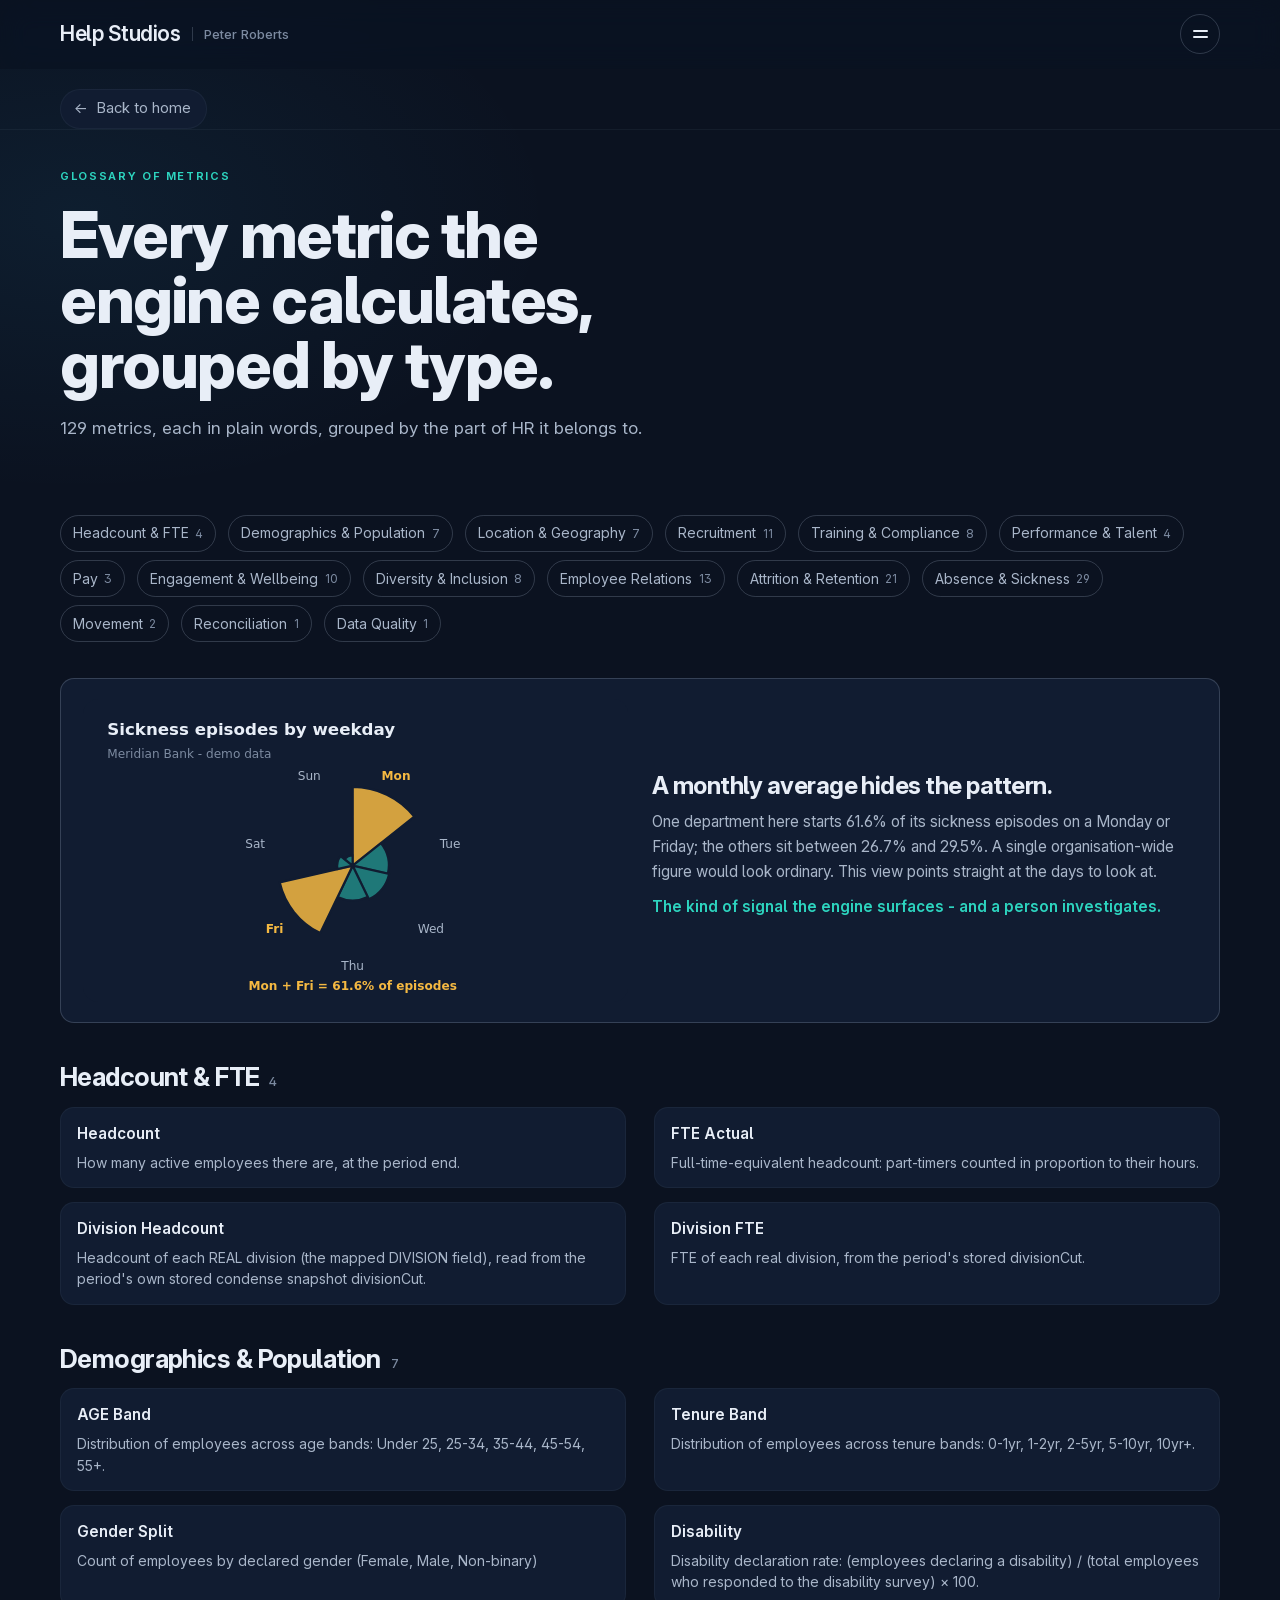
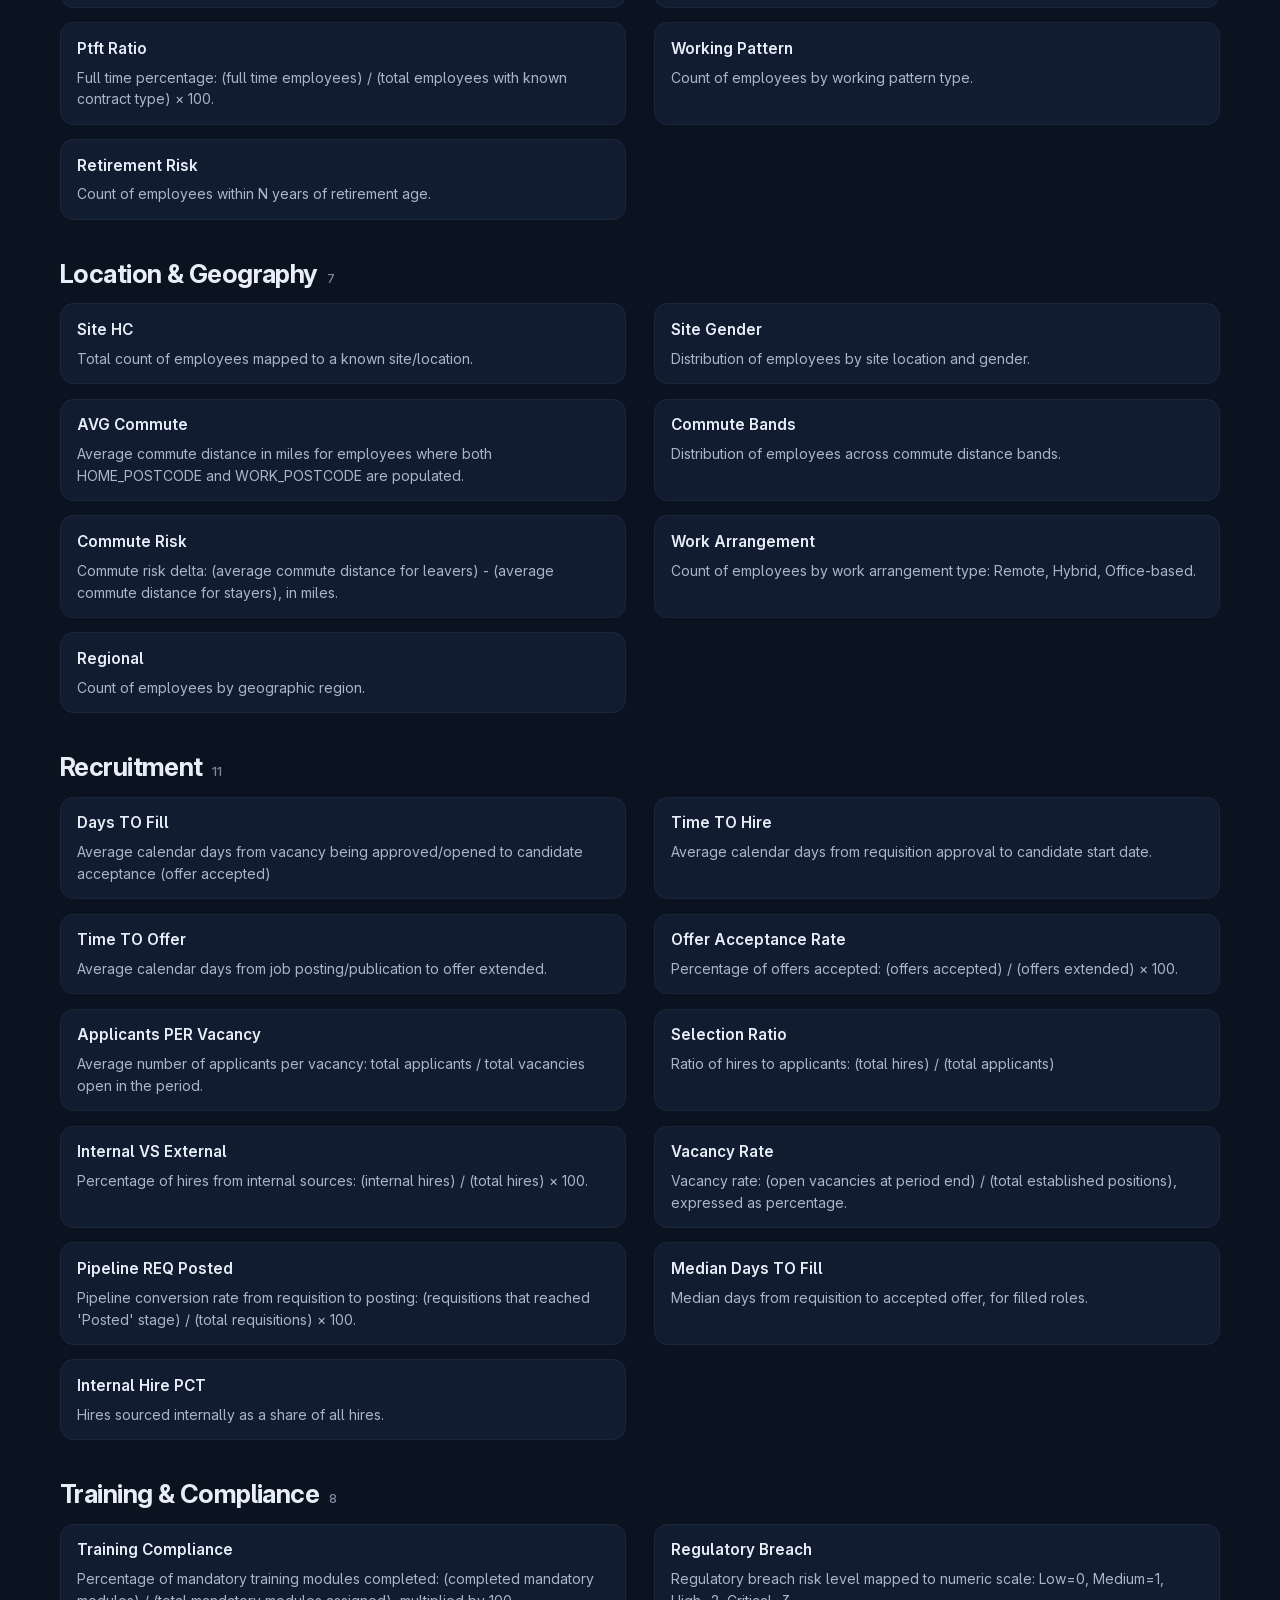
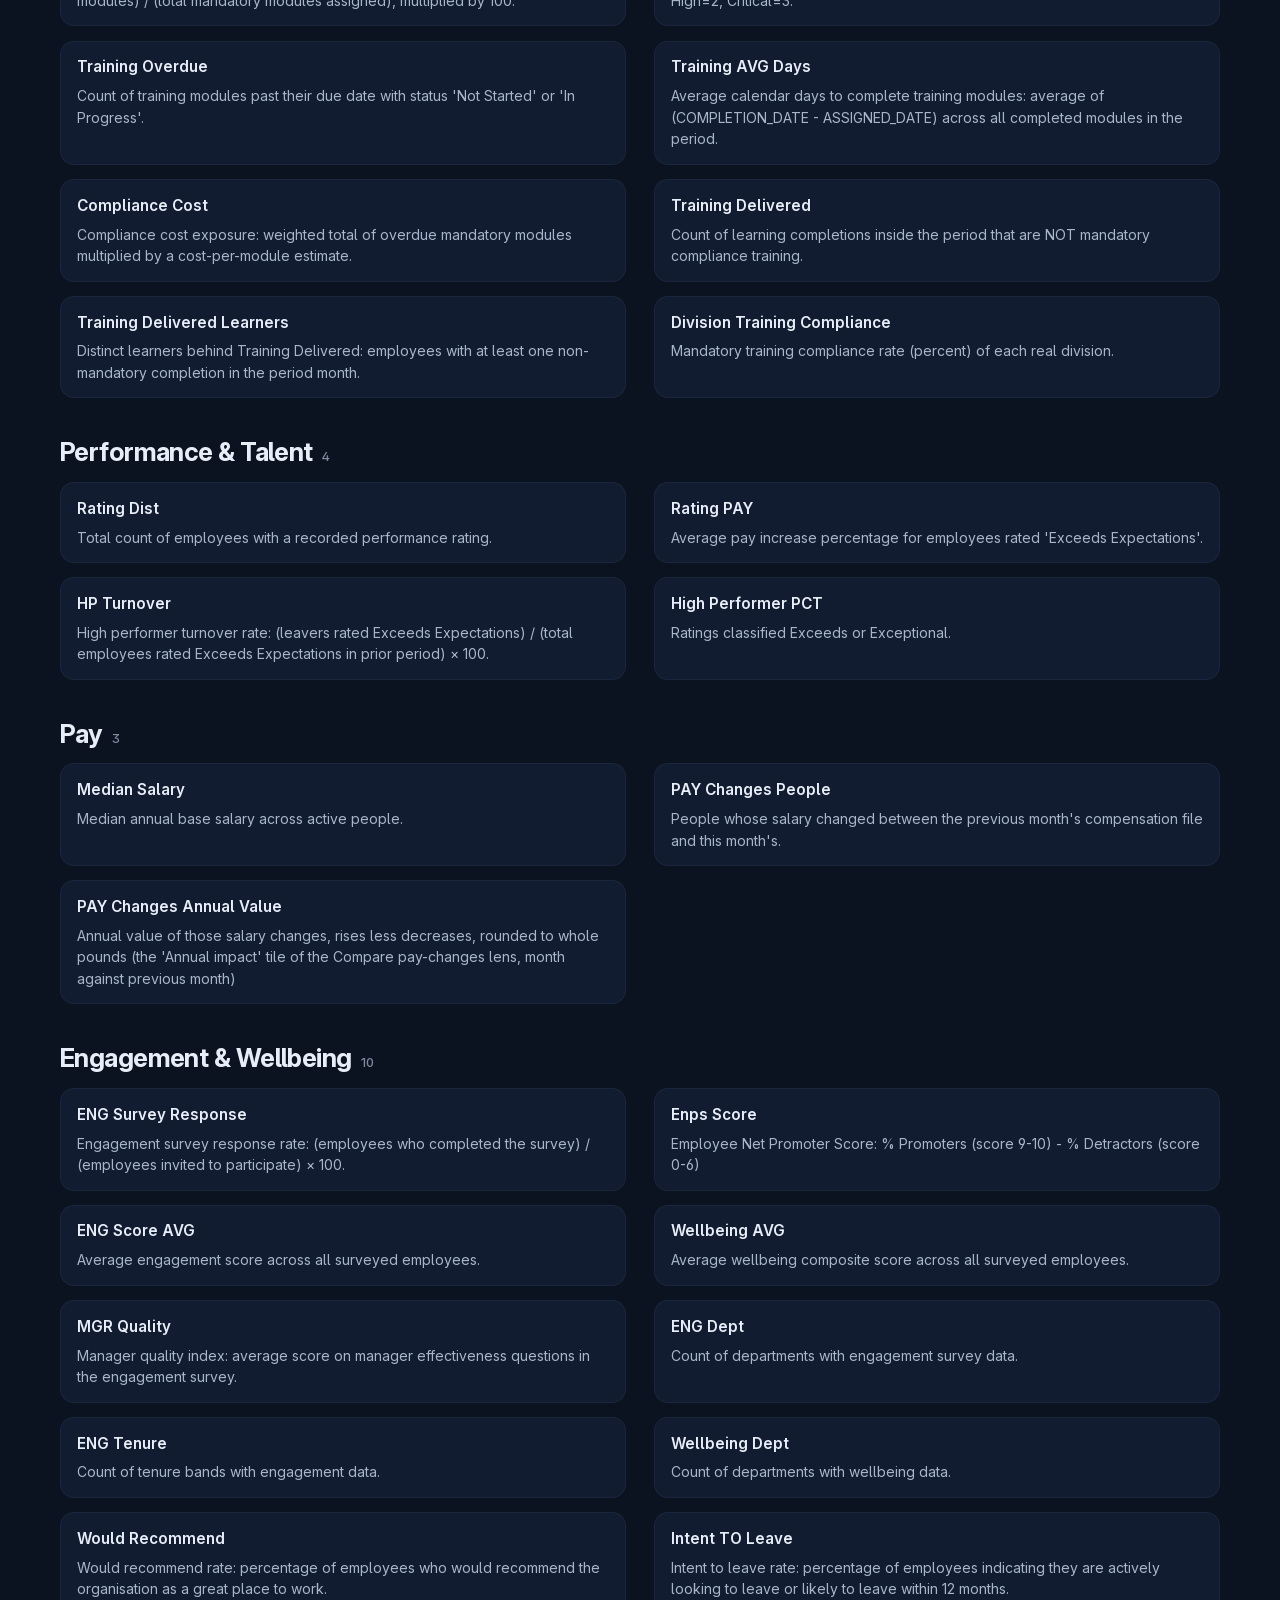
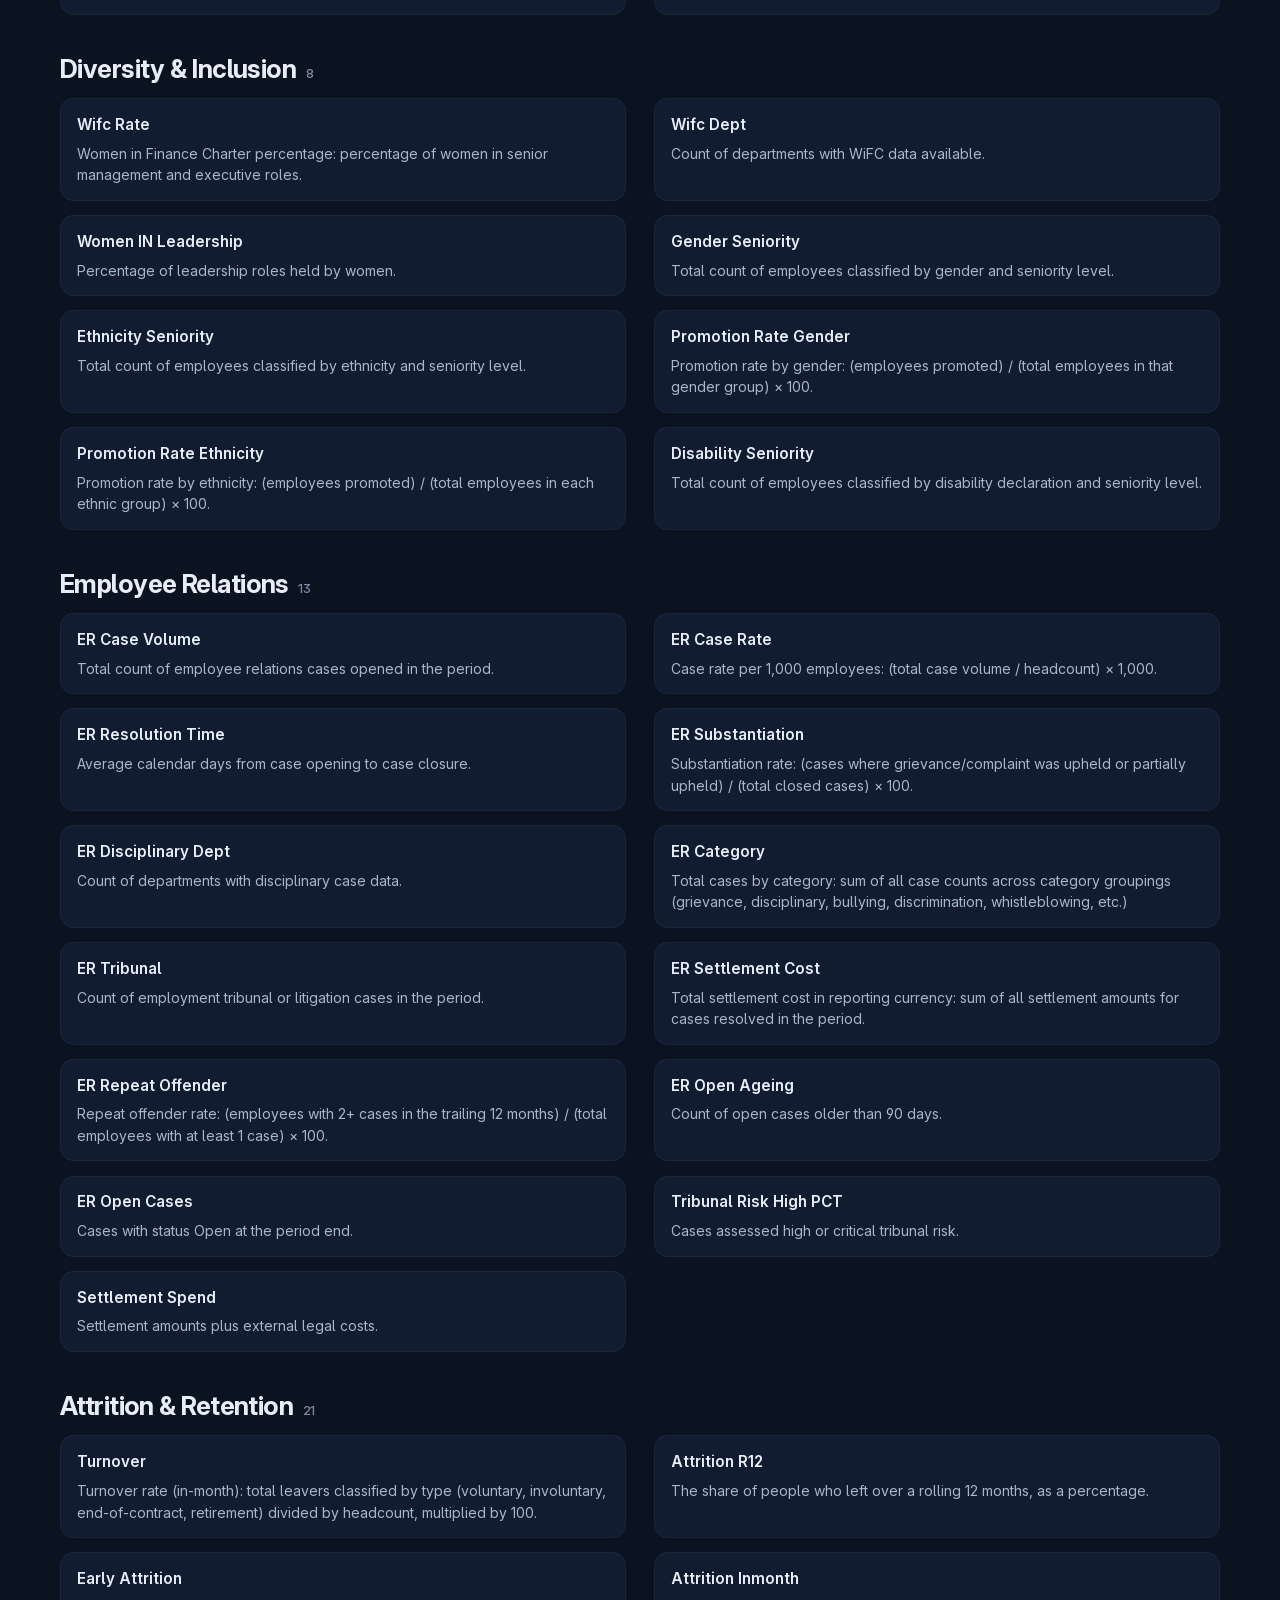
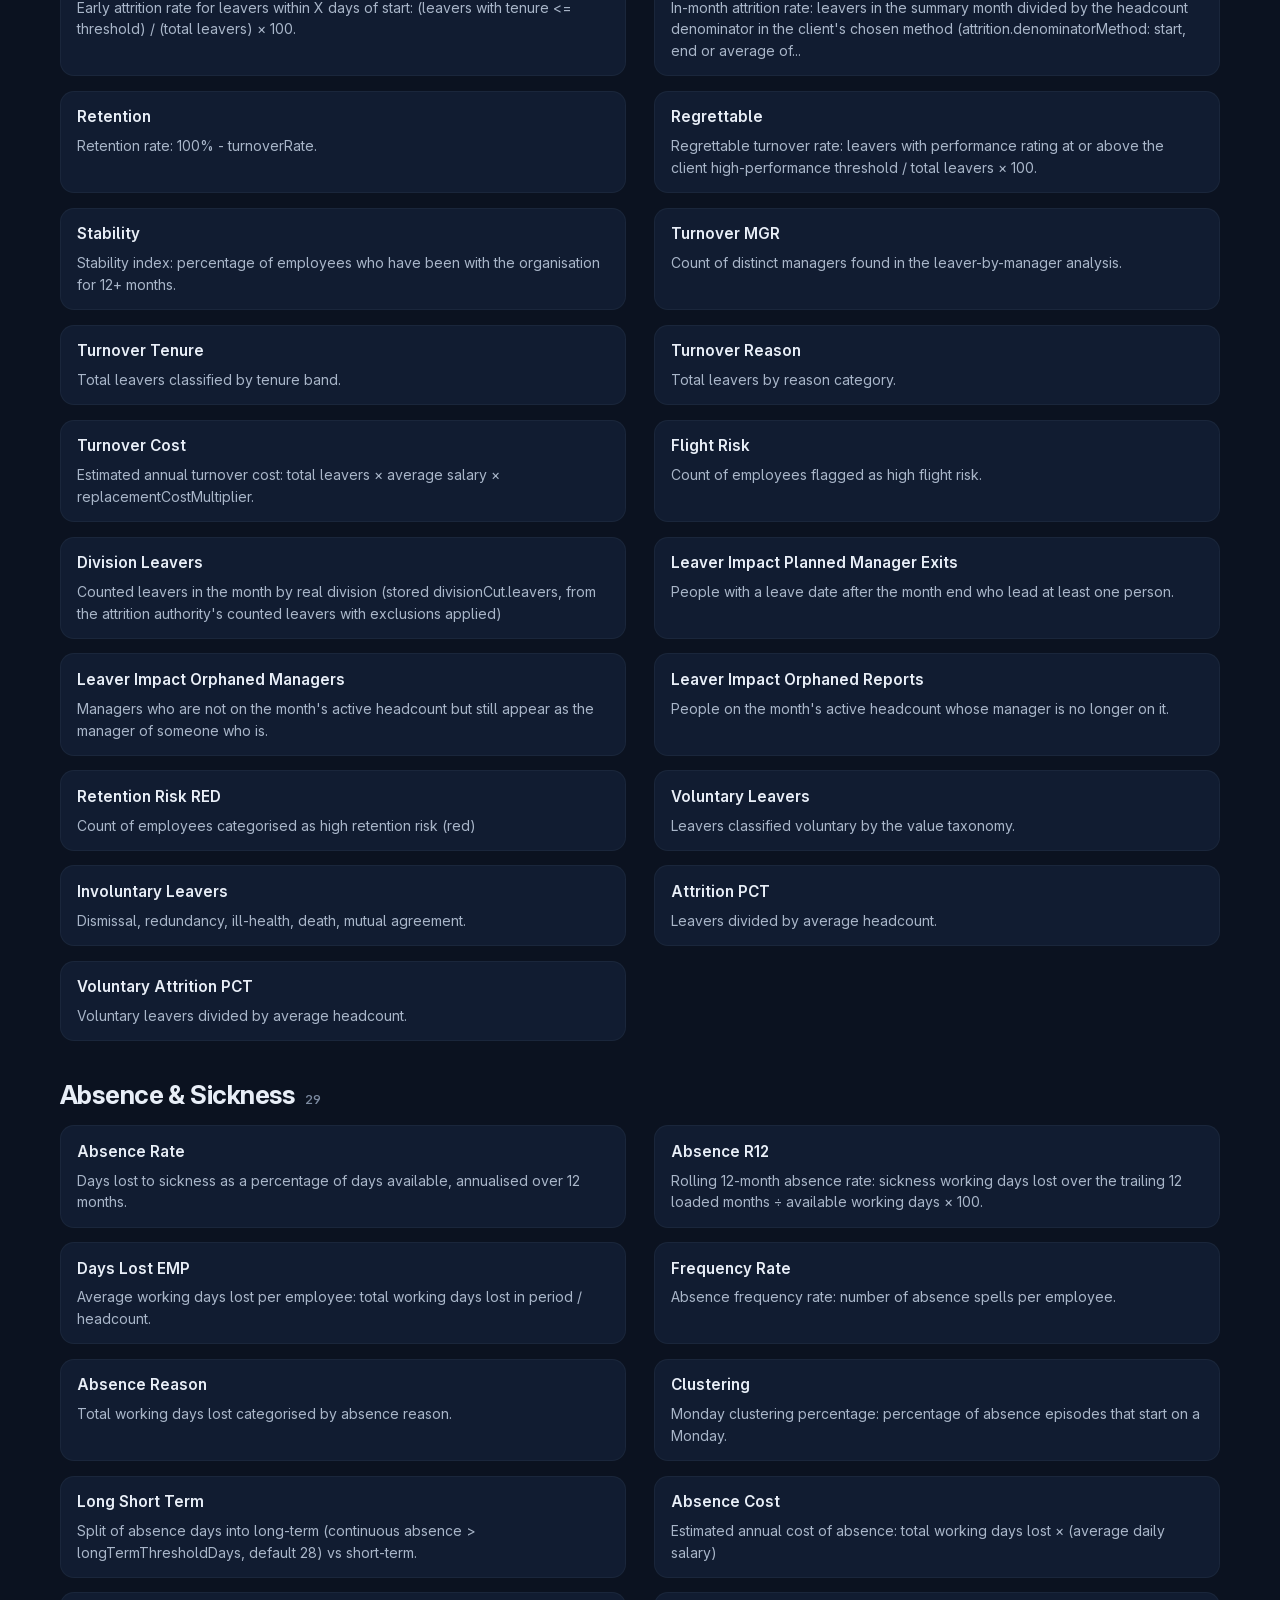
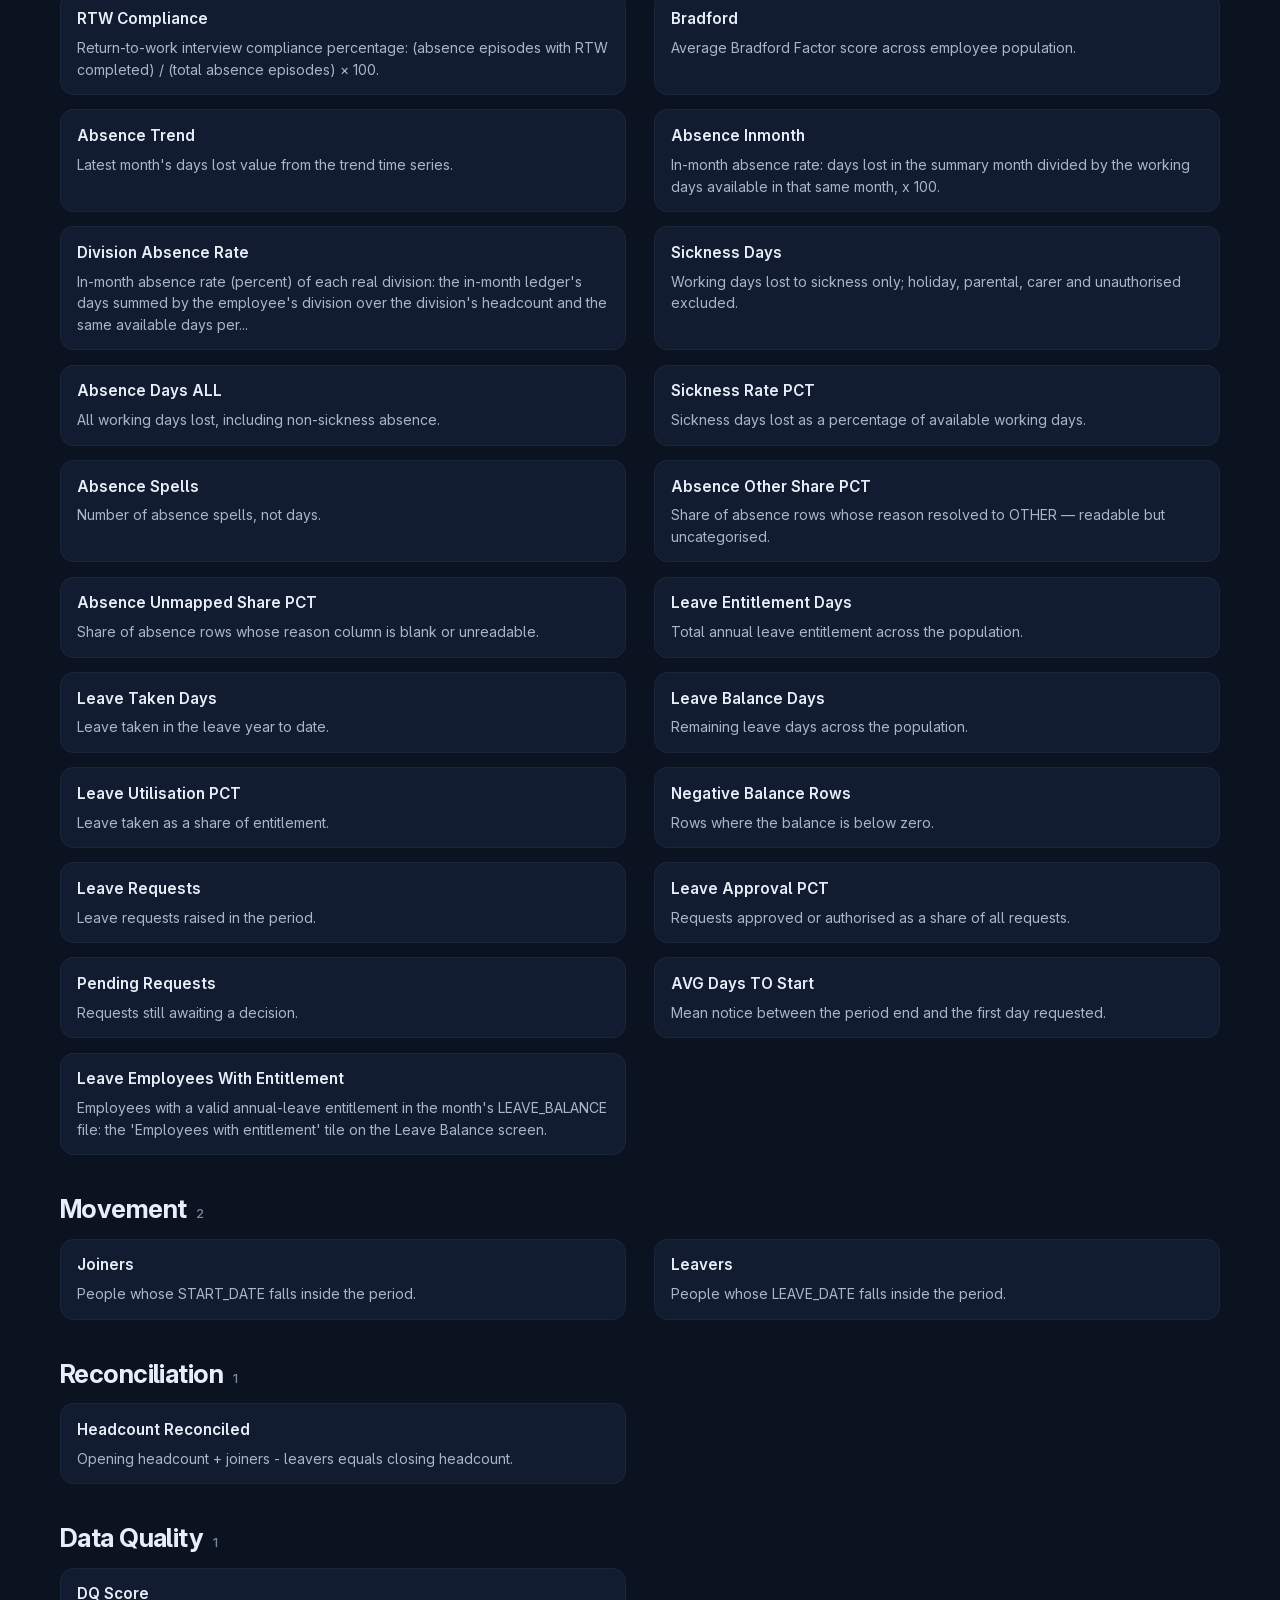
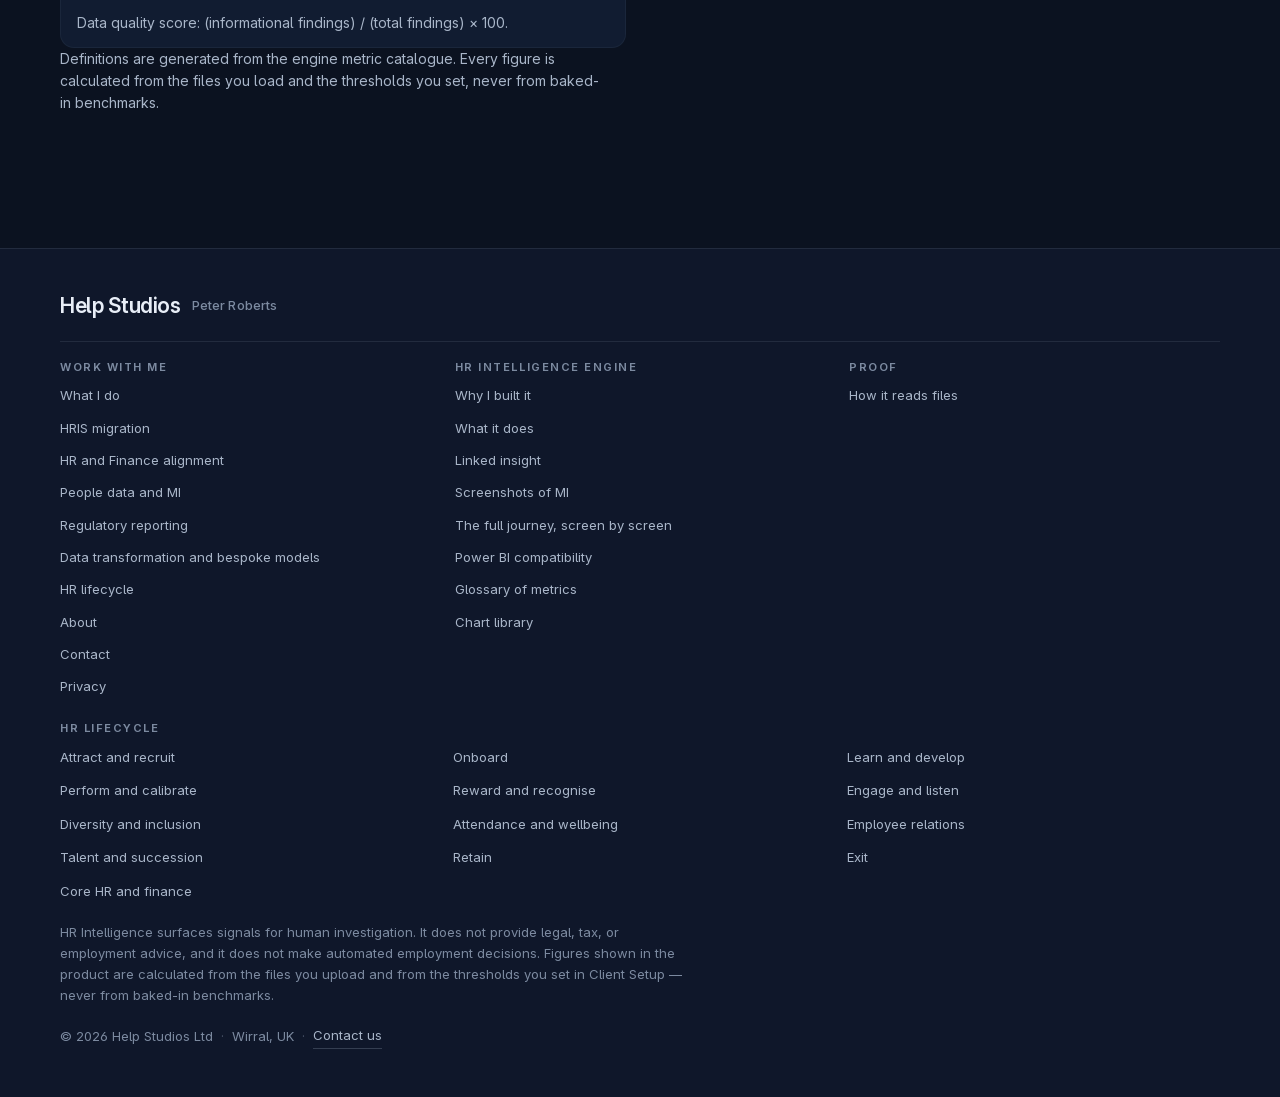
<file: glossary.html>
<!DOCTYPE html>
<html lang='en-GB'>
<head>
  <meta charset='UTF-8'>
  <meta http-equiv='Content-Security-Policy' content="default-src 'none'; script-src 'self'; style-src 'self' 'unsafe-inline'; img-src 'self' data:; font-src 'self'; media-src 'self'; connect-src 'self'; form-action 'none'; base-uri 'none'; manifest-src 'self'">
  <meta name='referrer' content='strict-origin-when-cross-origin'>
  <meta name='viewport' content='width=device-width, initial-scale=1.0'>
  <title>Glossary of HR metrics - HR Intelligence engine | Help Studios</title>
  <meta name='description' content='Every metric the HR Intelligence engine calculates, grouped by type, each with a plain-English definition.'>
  <meta name='author' content='Help Studios Ltd'>
  <meta name='theme-color' content='#0b1220'>
  <meta name='color-scheme' content='dark light'>
  <link rel='canonical' href='https://help-studios.com/glossary.html'>
  <meta property='og:type' content='website'>
  <meta property='og:site_name' content='Help Studios'>
  <meta property='og:locale' content='en_GB'>
  <meta property='og:url' content='https://help-studios.com/glossary.html'>
  <meta property='og:title' content='Glossary of HR metrics - HR Intelligence engine'>
  <meta property='og:description' content='Every metric the engine calculates, grouped by type and defined in plain words.'>
  <meta property='og:image' content='https://help-studios.com/assets/og-image.png'>
  <meta property='og:image:width' content='1200'>
  <meta property='og:image:height' content='630'>
  <meta name='twitter:card' content='summary_large_image'>
  <meta name='twitter:title' content='Glossary of HR metrics - HR Intelligence engine'>
  <meta name='twitter:description' content='Every metric the engine calculates, grouped by type and defined in plain words.'>
  <meta name='twitter:image' content='https://help-studios.com/assets/og-image.png'>
  <link rel='icon' href='assets/favicon.svg' type='image/svg+xml'>
  <link rel='icon' href='assets/favicon-32.png' sizes='32x32' type='image/png'>
  <link rel='apple-touch-icon' href='assets/apple-touch-icon.png'>
  <link rel='preload' href='assets/fonts/InterVariable.woff2' as='font' type='font/woff2' crossorigin>
  <link rel='stylesheet' href='css/site.css'>
</head>
<body>
  <a class='skip-link' href='#main'>Skip to content</a>
  <header class='site-header' id='site-header'>
    <div class='wrap header-inner'>
      <a class='brand' href='index.html#top' aria-label='Help Studios, Peter Roberts, back to top'>
        <span class='brand-name'>Help Studios</span>
        <span class='brand-rule' aria-hidden='true'></span>
        <span class='brand-product'>Peter Roberts</span>
      </a>
      <button class='nav-toggle' id='nav-toggle' type='button' aria-expanded='false' aria-controls='site-nav'>
        <span class='nav-toggle-bars' aria-hidden='true'><span></span><span></span></span>
        <span class='visually-hidden'>Menu</span>
      </button>
      <nav class='site-nav' id='site-nav' aria-label='Primary'>
        <div class='nav-item nav-has-menu nav-hris'>
          <button class='nav-menu-toggle' type='button' aria-expanded='false' aria-haspopup='true' aria-controls='menu-hris'>HRIS migration <span class='nav-caret' aria-hidden='true'></span></button>
          <div class='nav-menu' id='menu-hris'>
            <ul class='nav-menu-list'>
              <li><a class='nav-menu-feature' href='hris-migration.html'><strong>HRIS migration</strong><span>Overview</span></a></li>
              <li><a href='hris-migration.html#end-to-end'>The migration, end to end</a></li>
              <li><a href='hris-migration.html#assistant'>The engine as my assistant</a></li>
              <li><a href='hris-migration.html#done'>Where I have done this</a></li>
            </ul>
          </div>
        </div>
        <div class='nav-item nav-has-menu nav-hrf'>
          <button class='nav-menu-toggle' type='button' aria-expanded='false' aria-haspopup='true' aria-controls='menu-hrf'>HR and Finance <span class='nav-caret' aria-hidden='true'></span></button>
          <div class='nav-menu' id='menu-hrf'>
            <ul class='nav-menu-list'>
              <li><a class='nav-menu-feature' href='hr-finance.html'><strong>HR and Finance</strong><span>Overview</span></a></li>
              <li><a href='hr-finance.html#how'>How I work</a></li>
              <li><a href='hr-finance.html#transactions'>Corporate change and transactions</a></li>
              <li><a href='hr-finance.html#track'>Where I have done this</a></li>
            </ul>
          </div>
        </div>
        <div class='nav-item nav-has-menu nav-mi'>
          <button class='nav-menu-toggle' type='button' aria-expanded='false' aria-haspopup='true' aria-controls='menu-mi'>People data and MI <span class='nav-caret' aria-hidden='true'></span></button>
          <div class='nav-menu' id='menu-mi'>
            <ul class='nav-menu-list'>
              <li><a class='nav-menu-feature' href='mi-transformation.html'><strong>People data and MI</strong><span>Overview</span></a></li>
              <li><a href='mi-transformation.html#ways'>Three ways of reporting</a></li>
              <li><a href='mi-transformation.html#linked'>Linked insight</a></li>
              <li><a href='mi-transformation.html#packs'>MI packs and data management</a></li>
              <li><a href='mi-transformation.html#lifecycle'>Across the lifecycle</a></li>
              <li><a href='mi-transformation.html#powerbi'>Export into Power BI</a></li>
            </ul>
          </div>
        </div>
        <div class='nav-item nav-has-menu nav-reg'>
          <button class='nav-menu-toggle' type='button' aria-expanded='false' aria-haspopup='true' aria-controls='menu-reg'>Regulatory reporting <span class='nav-caret' aria-hidden='true'></span></button>
          <div class='nav-menu' id='menu-reg'>
            <ul class='nav-menu-list'>
              <li><a class='nav-menu-feature' href='regulatory-reporting.html'><strong>Regulatory reporting</strong><span>Overview</span></a></li>
              <li><a href='regulatory-reporting.html#what'>What I report on</a></li>
              <li><a href='regulatory-reporting.html#proof'>In the engine</a></li>
            </ul>
          </div>
        </div>
        <div class='nav-item nav-has-menu nav-bsp'>
          <button class='nav-menu-toggle' type='button' aria-expanded='false' aria-haspopup='true' aria-controls='menu-bsp'>Bespoke models <span class='nav-caret' aria-hidden='true'></span></button>
          <div class='nav-menu' id='menu-bsp'>
            <ul class='nav-menu-list'>
              <li><a class='nav-menu-feature' href='bespoke-tools.html'><strong>Bespoke models</strong><span>Overview</span></a></li>
              <li><a href='bespoke-tools.html#build'>What I build</a></li>
              <li><a href='bespoke-tools.html#models'>Bespoke models</a></li>
              <li><a href='bespoke-tools.html#euc'>Spreadsheet models made fit</a></li>
              <li><a href='bespoke-tools.html#how'>How I build</a></li>
            </ul>
          </div>
        </div>
        <div class='nav-item nav-has-menu nav-engine'>
          <button class='nav-menu-toggle' type='button' aria-expanded='false' aria-haspopup='true' aria-controls='menu-engine'>The engine <span class='nav-caret' aria-hidden='true'></span></button>
          <div class='nav-menu' id='menu-engine'>
            <ul class='nav-menu-list'>
              <li><a class='nav-menu-feature' href='engine.html'><strong>The HR Intelligence engine</strong><span>An entire MI team, in one product</span></a></li>
              <li><a href='engine.html#tour'>Guided tour</a></li>
              <li><a href='journey.html'>The full journey, screen by screen</a></li>
              <li><a href='screenshots.html'>Screenshots of MI</a></li>
              <li><a href='powerbi.html'>Power BI compatibility</a></li>
              <li><a href='glossary.html'>Glossary of metrics</a></li>
              <li><a href='chart-library.html'>Chart library</a></li>
            </ul>
          </div>
        </div>
        <a href='about.html'>About</a>
        <a class='btn btn-primary btn-sm nav-cta' href='index.html#contact'>Contact me</a>
      </nav>
    </div>
  </header>
<main id='main'>
    <nav class='backbar' aria-label='Back'><div class='wrap'><a class='backlink' href='index.html'><span aria-hidden='true'>&larr;</span> Back to home</a></div></nav>
    <section class='section'>
      <div class='wrap'>
        <div class='section-head'>
          <p class='eyebrow'>Glossary of metrics</p>
          <h1 id='glossary-title'>Every metric the engine calculates, grouped by type.</h1>
          <p class='section-lede'>129 metrics, each in plain words, grouped by the part of HR it belongs to.</p>
        </div>
        <nav class='glossary-toc' aria-label='Metric types'>
          <a href='#g-headcount-fte'>Headcount &amp; FTE <span>4</span></a><a href='#g-demographics-population'>Demographics &amp; Population <span>7</span></a><a href='#g-location-geography'>Location &amp; Geography <span>7</span></a><a href='#g-recruitment'>Recruitment <span>11</span></a><a href='#g-training-compliance'>Training &amp; Compliance <span>8</span></a><a href='#g-performance-talent'>Performance &amp; Talent <span>4</span></a><a href='#g-pay'>Pay <span>3</span></a><a href='#g-engagement-wellbeing'>Engagement &amp; Wellbeing <span>10</span></a><a href='#g-diversity-inclusion'>Diversity &amp; Inclusion <span>8</span></a><a href='#g-employee-relations'>Employee Relations <span>13</span></a><a href='#g-attrition-retention'>Attrition &amp; Retention <span>21</span></a><a href='#g-absence-sickness'>Absence &amp; Sickness <span>29</span></a><a href='#g-movement'>Movement <span>2</span></a><a href='#g-reconciliation'>Reconciliation <span>1</span></a><a href='#g-data-quality'>Data Quality <span>1</span></a>
        </nav>
        <div class='chart-hero'>
          <div class='chart-hero-fig'><svg viewBox='0 0 360 200' role='img' aria-label='Polar area chart: sickness episodes by weekday' class='chart-svg' preserveAspectRatio='xMidYMid meet' style='width:100%;height:auto;display:block;font-family:InterVariable,system-ui,sans-serif'><rect x='0' y='0' width='360' height='200' rx='10' fill='#111c31'/><text x='16' y='24' fill='#e8eef7' font-size='11' font-weight='600' text-anchor='start'>Sickness episodes by weekday</text><text x='16' y='39' fill='#7c8aa0' font-size='8' font-weight='500' text-anchor='start'>Meridian Bank - demo data</text><path d='M 178 110 L 178 58 A 52 52 0 0 1 218.65523708833754 77.57853030334586 Z' fill='#f5b942' opacity='0.85' stroke='#111c31' stroke-width='1.5'/><text x='206.63632678175884' y='53.53605471844033' fill='#f5b942' font-size='8' font-weight='700' text-anchor='middle'>Mon</text><path d='M 178 110 L 196.66142030284345 95.11801390973253 A 23.868852459016395 23.868852459016395 0 0 1 201.27041049404485 115.3113193416458 Z' fill='#2dd4bf' opacity='0.5' stroke='#111c31' stroke-width='1.5'/><text x='242.34524220400036' y='98.31361835888325' fill='#a9b6c9' font-size='8' font-weight='500' text-anchor='middle'>Tue</text><path d='M 178 110 L 202.10149658311786 115.50100931813314 A 24.721311475409834 24.721311475409834 0 0 1 188.72617505884062 132.27313201306308 Z' fill='#2dd4bf' opacity='0.5' stroke='#111c31' stroke-width='1.5'/><text x='229.60087784288996' y='154.1503269226764' fill='#a9b6c9' font-size='8' font-weight='500' text-anchor='middle'>Wed</text><path d='M 178 110 L 187.9864388478861 130.73705394319666 A 23.01639344262295 23.01639344262295 0 0 1 168.0135611521139 130.73705394319666 Z' fill='#2dd4bf' opacity='0.5' stroke='#111c31' stroke-width='1.5'/><text x='178' y='179' fill='#a9b6c9' font-size='8' font-weight='500' text-anchor='middle'>Thu</text><path d='M 178 110 L 156.54764988231878 154.54626402612615 A 49.44262295081967 49.44262295081967 0 0 1 129.79700683376427 121.0020186362663 Z' fill='#f5b942' opacity='0.85' stroke='#111c31' stroke-width='1.5'/><text x='126.39912215711004' y='154.1503269226764' fill='#f5b942' font-size='8' font-weight='700' text-anchor='middle'>Fri</text><path d='M 178 110 L 168.02696693112364 112.2762797178482 A 10.229508196721312 10.229508196721312 0 0 1 170.0022484416385 103.62200596131395 Z' fill='#2dd4bf' opacity='0.5' stroke='#111c31' stroke-width='1.5'/><text x='113.65475779599964' y='98.31361835888326' fill='#a9b6c9' font-size='8' font-weight='500' text-anchor='middle'>Sat</text><path d='M 178 110 L 172.668165627759 105.7480039742093 A 6.8196721311475414 6.8196721311475414 0 0 1 178 103.18032786885246 Z' fill='#2dd4bf' opacity='0.5' stroke='#111c31' stroke-width='1.5'/><text x='149.36367321824116' y='53.53605471844034' fill='#a9b6c9' font-size='8' font-weight='500' text-anchor='middle'>Sun</text><text x='178' y='192' fill='#f5b942' font-size='8' font-weight='600' text-anchor='middle'>Mon + Fri = 61.6% of episodes</text></svg></div>
          <div class='chart-hero-copy'>
            <h2>A monthly average hides the pattern.</h2>
            <p>One department here starts 61.6% of its sickness episodes on a Monday or Friday; the others sit between 26.7% and 29.5%. A single organisation-wide figure would look ordinary. This view points straight at the days to look at.</p>
            <p class='chart-signal'>The kind of signal the engine surfaces - and a person investigates.</p>
          </div>
        </div>
        <section class='glossary-group' id='g-headcount-fte'>
          <h2>Headcount &amp; FTE <span class='glossary-count'>4</span></h2>
          <dl class='glossary-list'>
            <div class='glossary-metric'><dt>Headcount</dt><dd>How many active employees there are, at the period end.</dd></div>
            <div class='glossary-metric'><dt>FTE Actual</dt><dd>Full-time-equivalent headcount: part-timers counted in proportion to their hours.</dd></div>
            <div class='glossary-metric'><dt>Division Headcount</dt><dd>Headcount of each REAL division (the mapped DIVISION field), read from the period's own stored condense snapshot divisionCut.</dd></div>
            <div class='glossary-metric'><dt>Division FTE</dt><dd>FTE of each real division, from the period's stored divisionCut.</dd></div>
          </dl>
        </section>
        <section class='glossary-group' id='g-demographics-population'>
          <h2>Demographics &amp; Population <span class='glossary-count'>7</span></h2>
          <dl class='glossary-list'>
            <div class='glossary-metric'><dt>AGE Band</dt><dd>Distribution of employees across age bands: Under 25, 25-34, 35-44, 45-54, 55+.</dd></div>
            <div class='glossary-metric'><dt>Tenure Band</dt><dd>Distribution of employees across tenure bands: 0-1yr, 1-2yr, 2-5yr, 5-10yr, 10yr+.</dd></div>
            <div class='glossary-metric'><dt>Gender Split</dt><dd>Count of employees by declared gender (Female, Male, Non-binary)</dd></div>
            <div class='glossary-metric'><dt>Disability</dt><dd>Disability declaration rate: (employees declaring a disability) / (total employees who responded to the disability survey) × 100.</dd></div>
            <div class='glossary-metric'><dt>Ptft Ratio</dt><dd>Full time percentage: (full time employees) / (total employees with known contract type) × 100.</dd></div>
            <div class='glossary-metric'><dt>Working Pattern</dt><dd>Count of employees by working pattern type.</dd></div>
            <div class='glossary-metric'><dt>Retirement Risk</dt><dd>Count of employees within N years of retirement age.</dd></div>
          </dl>
        </section>
        <section class='glossary-group' id='g-location-geography'>
          <h2>Location &amp; Geography <span class='glossary-count'>7</span></h2>
          <dl class='glossary-list'>
            <div class='glossary-metric'><dt>Site HC</dt><dd>Total count of employees mapped to a known site/location.</dd></div>
            <div class='glossary-metric'><dt>Site Gender</dt><dd>Distribution of employees by site location and gender.</dd></div>
            <div class='glossary-metric'><dt>AVG Commute</dt><dd>Average commute distance in miles for employees where both HOME_POSTCODE and WORK_POSTCODE are populated.</dd></div>
            <div class='glossary-metric'><dt>Commute Bands</dt><dd>Distribution of employees across commute distance bands.</dd></div>
            <div class='glossary-metric'><dt>Commute Risk</dt><dd>Commute risk delta: (average commute distance for leavers) - (average commute distance for stayers), in miles.</dd></div>
            <div class='glossary-metric'><dt>Work Arrangement</dt><dd>Count of employees by work arrangement type: Remote, Hybrid, Office-based.</dd></div>
            <div class='glossary-metric'><dt>Regional</dt><dd>Count of employees by geographic region.</dd></div>
          </dl>
        </section>
        <section class='glossary-group' id='g-recruitment'>
          <h2>Recruitment <span class='glossary-count'>11</span></h2>
          <dl class='glossary-list'>
            <div class='glossary-metric'><dt>Days TO Fill</dt><dd>Average calendar days from vacancy being approved/opened to candidate acceptance (offer accepted)</dd></div>
            <div class='glossary-metric'><dt>Time TO Hire</dt><dd>Average calendar days from requisition approval to candidate start date.</dd></div>
            <div class='glossary-metric'><dt>Time TO Offer</dt><dd>Average calendar days from job posting/publication to offer extended.</dd></div>
            <div class='glossary-metric'><dt>Offer Acceptance Rate</dt><dd>Percentage of offers accepted: (offers accepted) / (offers extended) × 100.</dd></div>
            <div class='glossary-metric'><dt>Applicants PER Vacancy</dt><dd>Average number of applicants per vacancy: total applicants / total vacancies open in the period.</dd></div>
            <div class='glossary-metric'><dt>Selection Ratio</dt><dd>Ratio of hires to applicants: (total hires) / (total applicants)</dd></div>
            <div class='glossary-metric'><dt>Internal VS External</dt><dd>Percentage of hires from internal sources: (internal hires) / (total hires) × 100.</dd></div>
            <div class='glossary-metric'><dt>Vacancy Rate</dt><dd>Vacancy rate: (open vacancies at period end) / (total established positions), expressed as percentage.</dd></div>
            <div class='glossary-metric'><dt>Pipeline REQ Posted</dt><dd>Pipeline conversion rate from requisition to posting: (requisitions that reached 'Posted' stage) / (total requisitions) × 100.</dd></div>
            <div class='glossary-metric'><dt>Median Days TO Fill</dt><dd>Median days from requisition to accepted offer, for filled roles.</dd></div>
            <div class='glossary-metric'><dt>Internal Hire PCT</dt><dd>Hires sourced internally as a share of all hires.</dd></div>
          </dl>
        </section>
        <section class='glossary-group' id='g-training-compliance'>
          <h2>Training &amp; Compliance <span class='glossary-count'>8</span></h2>
          <dl class='glossary-list'>
            <div class='glossary-metric'><dt>Training Compliance</dt><dd>Percentage of mandatory training modules completed: (completed mandatory modules) / (total mandatory modules assigned), multiplied by 100.</dd></div>
            <div class='glossary-metric'><dt>Regulatory Breach</dt><dd>Regulatory breach risk level mapped to numeric scale: Low=0, Medium=1, High=2, Critical=3.</dd></div>
            <div class='glossary-metric'><dt>Training Overdue</dt><dd>Count of training modules past their due date with status 'Not Started' or 'In Progress'.</dd></div>
            <div class='glossary-metric'><dt>Training AVG Days</dt><dd>Average calendar days to complete training modules: average of (COMPLETION_DATE - ASSIGNED_DATE) across all completed modules in the period.</dd></div>
            <div class='glossary-metric'><dt>Compliance Cost</dt><dd>Compliance cost exposure: weighted total of overdue mandatory modules multiplied by a cost-per-module estimate.</dd></div>
            <div class='glossary-metric'><dt>Training Delivered</dt><dd>Count of learning completions inside the period that are NOT mandatory compliance training.</dd></div>
            <div class='glossary-metric'><dt>Training Delivered Learners</dt><dd>Distinct learners behind Training Delivered: employees with at least one non-mandatory completion in the period month.</dd></div>
            <div class='glossary-metric'><dt>Division Training Compliance</dt><dd>Mandatory training compliance rate (percent) of each real division.</dd></div>
          </dl>
        </section>
        <section class='glossary-group' id='g-performance-talent'>
          <h2>Performance &amp; Talent <span class='glossary-count'>4</span></h2>
          <dl class='glossary-list'>
            <div class='glossary-metric'><dt>Rating Dist</dt><dd>Total count of employees with a recorded performance rating.</dd></div>
            <div class='glossary-metric'><dt>Rating PAY</dt><dd>Average pay increase percentage for employees rated 'Exceeds Expectations'.</dd></div>
            <div class='glossary-metric'><dt>HP Turnover</dt><dd>High performer turnover rate: (leavers rated Exceeds Expectations) / (total employees rated Exceeds Expectations in prior period) × 100.</dd></div>
            <div class='glossary-metric'><dt>High Performer PCT</dt><dd>Ratings classified Exceeds or Exceptional.</dd></div>
          </dl>
        </section>
        <section class='glossary-group' id='g-pay'>
          <h2>Pay <span class='glossary-count'>3</span></h2>
          <dl class='glossary-list'>
            <div class='glossary-metric'><dt>Median Salary</dt><dd>Median annual base salary across active people.</dd></div>
            <div class='glossary-metric'><dt>PAY Changes People</dt><dd>People whose salary changed between the previous month's compensation file and this month's.</dd></div>
            <div class='glossary-metric'><dt>PAY Changes Annual Value</dt><dd>Annual value of those salary changes, rises less decreases, rounded to whole pounds (the 'Annual impact' tile of the Compare pay-changes lens, month against previous month)</dd></div>
          </dl>
        </section>
        <section class='glossary-group' id='g-engagement-wellbeing'>
          <h2>Engagement &amp; Wellbeing <span class='glossary-count'>10</span></h2>
          <dl class='glossary-list'>
            <div class='glossary-metric'><dt>ENG Survey Response</dt><dd>Engagement survey response rate: (employees who completed the survey) / (employees invited to participate) × 100.</dd></div>
            <div class='glossary-metric'><dt>Enps Score</dt><dd>Employee Net Promoter Score: % Promoters (score 9-10) - % Detractors (score 0-6)</dd></div>
            <div class='glossary-metric'><dt>ENG Score AVG</dt><dd>Average engagement score across all surveyed employees.</dd></div>
            <div class='glossary-metric'><dt>Wellbeing AVG</dt><dd>Average wellbeing composite score across all surveyed employees.</dd></div>
            <div class='glossary-metric'><dt>MGR Quality</dt><dd>Manager quality index: average score on manager effectiveness questions in the engagement survey.</dd></div>
            <div class='glossary-metric'><dt>ENG Dept</dt><dd>Count of departments with engagement survey data.</dd></div>
            <div class='glossary-metric'><dt>ENG Tenure</dt><dd>Count of tenure bands with engagement data.</dd></div>
            <div class='glossary-metric'><dt>Wellbeing Dept</dt><dd>Count of departments with wellbeing data.</dd></div>
            <div class='glossary-metric'><dt>Would Recommend</dt><dd>Would recommend rate: percentage of employees who would recommend the organisation as a great place to work.</dd></div>
            <div class='glossary-metric'><dt>Intent TO Leave</dt><dd>Intent to leave rate: percentage of employees indicating they are actively looking to leave or likely to leave within 12 months.</dd></div>
          </dl>
        </section>
        <section class='glossary-group' id='g-diversity-inclusion'>
          <h2>Diversity &amp; Inclusion <span class='glossary-count'>8</span></h2>
          <dl class='glossary-list'>
            <div class='glossary-metric'><dt>Wifc Rate</dt><dd>Women in Finance Charter percentage: percentage of women in senior management and executive roles.</dd></div>
            <div class='glossary-metric'><dt>Wifc Dept</dt><dd>Count of departments with WiFC data available.</dd></div>
            <div class='glossary-metric'><dt>Women IN Leadership</dt><dd>Percentage of leadership roles held by women.</dd></div>
            <div class='glossary-metric'><dt>Gender Seniority</dt><dd>Total count of employees classified by gender and seniority level.</dd></div>
            <div class='glossary-metric'><dt>Ethnicity Seniority</dt><dd>Total count of employees classified by ethnicity and seniority level.</dd></div>
            <div class='glossary-metric'><dt>Promotion Rate Gender</dt><dd>Promotion rate by gender: (employees promoted) / (total employees in that gender group) × 100.</dd></div>
            <div class='glossary-metric'><dt>Promotion Rate Ethnicity</dt><dd>Promotion rate by ethnicity: (employees promoted) / (total employees in each ethnic group) × 100.</dd></div>
            <div class='glossary-metric'><dt>Disability Seniority</dt><dd>Total count of employees classified by disability declaration and seniority level.</dd></div>
          </dl>
        </section>
        <section class='glossary-group' id='g-employee-relations'>
          <h2>Employee Relations <span class='glossary-count'>13</span></h2>
          <dl class='glossary-list'>
            <div class='glossary-metric'><dt>ER Case Volume</dt><dd>Total count of employee relations cases opened in the period.</dd></div>
            <div class='glossary-metric'><dt>ER Case Rate</dt><dd>Case rate per 1,000 employees: (total case volume / headcount) × 1,000.</dd></div>
            <div class='glossary-metric'><dt>ER Resolution Time</dt><dd>Average calendar days from case opening to case closure.</dd></div>
            <div class='glossary-metric'><dt>ER Substantiation</dt><dd>Substantiation rate: (cases where grievance/complaint was upheld or partially upheld) / (total closed cases) × 100.</dd></div>
            <div class='glossary-metric'><dt>ER Disciplinary Dept</dt><dd>Count of departments with disciplinary case data.</dd></div>
            <div class='glossary-metric'><dt>ER Category</dt><dd>Total cases by category: sum of all case counts across category groupings (grievance, disciplinary, bullying, discrimination, whistleblowing, etc.)</dd></div>
            <div class='glossary-metric'><dt>ER Tribunal</dt><dd>Count of employment tribunal or litigation cases in the period.</dd></div>
            <div class='glossary-metric'><dt>ER Settlement Cost</dt><dd>Total settlement cost in reporting currency: sum of all settlement amounts for cases resolved in the period.</dd></div>
            <div class='glossary-metric'><dt>ER Repeat Offender</dt><dd>Repeat offender rate: (employees with 2+ cases in the trailing 12 months) / (total employees with at least 1 case) × 100.</dd></div>
            <div class='glossary-metric'><dt>ER Open Ageing</dt><dd>Count of open cases older than 90 days.</dd></div>
            <div class='glossary-metric'><dt>ER Open Cases</dt><dd>Cases with status Open at the period end.</dd></div>
            <div class='glossary-metric'><dt>Tribunal Risk High PCT</dt><dd>Cases assessed high or critical tribunal risk.</dd></div>
            <div class='glossary-metric'><dt>Settlement Spend</dt><dd>Settlement amounts plus external legal costs.</dd></div>
          </dl>
        </section>
        <section class='glossary-group' id='g-attrition-retention'>
          <h2>Attrition &amp; Retention <span class='glossary-count'>21</span></h2>
          <dl class='glossary-list'>
            <div class='glossary-metric'><dt>Turnover</dt><dd>Turnover rate (in-month): total leavers classified by type (voluntary, involuntary, end-of-contract, retirement) divided by headcount, multiplied by 100.</dd></div>
            <div class='glossary-metric'><dt>Attrition R12</dt><dd>The share of people who left over a rolling 12 months, as a percentage.</dd></div>
            <div class='glossary-metric'><dt>Early Attrition</dt><dd>Early attrition rate for leavers within X days of start: (leavers with tenure &lt;= threshold) / (total leavers) × 100.</dd></div>
            <div class='glossary-metric'><dt>Attrition Inmonth</dt><dd>In-month attrition rate: leavers in the summary month divided by the headcount denominator in the client's chosen method (attrition.denominatorMethod: start, end or average of...</dd></div>
            <div class='glossary-metric'><dt>Retention</dt><dd>Retention rate: 100% - turnoverRate.</dd></div>
            <div class='glossary-metric'><dt>Regrettable</dt><dd>Regrettable turnover rate: leavers with performance rating at or above the client high-performance threshold / total leavers × 100.</dd></div>
            <div class='glossary-metric'><dt>Stability</dt><dd>Stability index: percentage of employees who have been with the organisation for 12+ months.</dd></div>
            <div class='glossary-metric'><dt>Turnover MGR</dt><dd>Count of distinct managers found in the leaver-by-manager analysis.</dd></div>
            <div class='glossary-metric'><dt>Turnover Tenure</dt><dd>Total leavers classified by tenure band.</dd></div>
            <div class='glossary-metric'><dt>Turnover Reason</dt><dd>Total leavers by reason category.</dd></div>
            <div class='glossary-metric'><dt>Turnover Cost</dt><dd>Estimated annual turnover cost: total leavers × average salary × replacementCostMultiplier.</dd></div>
            <div class='glossary-metric'><dt>Flight Risk</dt><dd>Count of employees flagged as high flight risk.</dd></div>
            <div class='glossary-metric'><dt>Division Leavers</dt><dd>Counted leavers in the month by real division (stored divisionCut.leavers, from the attrition authority's counted leavers with exclusions applied)</dd></div>
            <div class='glossary-metric'><dt>Leaver Impact Planned Manager Exits</dt><dd>People with a leave date after the month end who lead at least one person.</dd></div>
            <div class='glossary-metric'><dt>Leaver Impact Orphaned Managers</dt><dd>Managers who are not on the month's active headcount but still appear as the manager of someone who is.</dd></div>
            <div class='glossary-metric'><dt>Leaver Impact Orphaned Reports</dt><dd>People on the month's active headcount whose manager is no longer on it.</dd></div>
            <div class='glossary-metric'><dt>Retention Risk RED</dt><dd>Count of employees categorised as high retention risk (red)</dd></div>
            <div class='glossary-metric'><dt>Voluntary Leavers</dt><dd>Leavers classified voluntary by the value taxonomy.</dd></div>
            <div class='glossary-metric'><dt>Involuntary Leavers</dt><dd>Dismissal, redundancy, ill-health, death, mutual agreement.</dd></div>
            <div class='glossary-metric'><dt>Attrition PCT</dt><dd>Leavers divided by average headcount.</dd></div>
            <div class='glossary-metric'><dt>Voluntary Attrition PCT</dt><dd>Voluntary leavers divided by average headcount.</dd></div>
          </dl>
        </section>
        <section class='glossary-group' id='g-absence-sickness'>
          <h2>Absence &amp; Sickness <span class='glossary-count'>29</span></h2>
          <dl class='glossary-list'>
            <div class='glossary-metric'><dt>Absence Rate</dt><dd>Days lost to sickness as a percentage of days available, annualised over 12 months.</dd></div>
            <div class='glossary-metric'><dt>Absence R12</dt><dd>Rolling 12-month absence rate: sickness working days lost over the trailing 12 loaded months ÷ available working days × 100.</dd></div>
            <div class='glossary-metric'><dt>Days Lost EMP</dt><dd>Average working days lost per employee: total working days lost in period / headcount.</dd></div>
            <div class='glossary-metric'><dt>Frequency Rate</dt><dd>Absence frequency rate: number of absence spells per employee.</dd></div>
            <div class='glossary-metric'><dt>Absence Reason</dt><dd>Total working days lost categorised by absence reason.</dd></div>
            <div class='glossary-metric'><dt>Clustering</dt><dd>Monday clustering percentage: percentage of absence episodes that start on a Monday.</dd></div>
            <div class='glossary-metric'><dt>Long Short Term</dt><dd>Split of absence days into long-term (continuous absence &gt; longTermThresholdDays, default 28) vs short-term.</dd></div>
            <div class='glossary-metric'><dt>Absence Cost</dt><dd>Estimated annual cost of absence: total working days lost × (average daily salary)</dd></div>
            <div class='glossary-metric'><dt>RTW Compliance</dt><dd>Return-to-work interview compliance percentage: (absence episodes with RTW completed) / (total absence episodes) × 100.</dd></div>
            <div class='glossary-metric'><dt>Bradford</dt><dd>Average Bradford Factor score across employee population.</dd></div>
            <div class='glossary-metric'><dt>Absence Trend</dt><dd>Latest month's days lost value from the trend time series.</dd></div>
            <div class='glossary-metric'><dt>Absence Inmonth</dt><dd>In-month absence rate: days lost in the summary month divided by the working days available in that same month, x 100.</dd></div>
            <div class='glossary-metric'><dt>Division Absence Rate</dt><dd>In-month absence rate (percent) of each real division: the in-month ledger's days summed by the employee's division over the division's headcount and the same available days per...</dd></div>
            <div class='glossary-metric'><dt>Sickness Days</dt><dd>Working days lost to sickness only; holiday, parental, carer and unauthorised excluded.</dd></div>
            <div class='glossary-metric'><dt>Absence Days ALL</dt><dd>All working days lost, including non-sickness absence.</dd></div>
            <div class='glossary-metric'><dt>Sickness Rate PCT</dt><dd>Sickness days lost as a percentage of available working days.</dd></div>
            <div class='glossary-metric'><dt>Absence Spells</dt><dd>Number of absence spells, not days.</dd></div>
            <div class='glossary-metric'><dt>Absence Other Share PCT</dt><dd>Share of absence rows whose reason resolved to OTHER — readable but uncategorised.</dd></div>
            <div class='glossary-metric'><dt>Absence Unmapped Share PCT</dt><dd>Share of absence rows whose reason column is blank or unreadable.</dd></div>
            <div class='glossary-metric'><dt>Leave Entitlement Days</dt><dd>Total annual leave entitlement across the population.</dd></div>
            <div class='glossary-metric'><dt>Leave Taken Days</dt><dd>Leave taken in the leave year to date.</dd></div>
            <div class='glossary-metric'><dt>Leave Balance Days</dt><dd>Remaining leave days across the population.</dd></div>
            <div class='glossary-metric'><dt>Leave Utilisation PCT</dt><dd>Leave taken as a share of entitlement.</dd></div>
            <div class='glossary-metric'><dt>Negative Balance Rows</dt><dd>Rows where the balance is below zero.</dd></div>
            <div class='glossary-metric'><dt>Leave Requests</dt><dd>Leave requests raised in the period.</dd></div>
            <div class='glossary-metric'><dt>Leave Approval PCT</dt><dd>Requests approved or authorised as a share of all requests.</dd></div>
            <div class='glossary-metric'><dt>Pending Requests</dt><dd>Requests still awaiting a decision.</dd></div>
            <div class='glossary-metric'><dt>AVG Days TO Start</dt><dd>Mean notice between the period end and the first day requested.</dd></div>
            <div class='glossary-metric'><dt>Leave Employees With Entitlement</dt><dd>Employees with a valid annual-leave entitlement in the month's LEAVE_BALANCE file: the 'Employees with entitlement' tile on the Leave Balance screen.</dd></div>
          </dl>
        </section>
        <section class='glossary-group' id='g-movement'>
          <h2>Movement <span class='glossary-count'>2</span></h2>
          <dl class='glossary-list'>
            <div class='glossary-metric'><dt>Joiners</dt><dd>People whose START_DATE falls inside the period.</dd></div>
            <div class='glossary-metric'><dt>Leavers</dt><dd>People whose LEAVE_DATE falls inside the period.</dd></div>
          </dl>
        </section>
        <section class='glossary-group' id='g-reconciliation'>
          <h2>Reconciliation <span class='glossary-count'>1</span></h2>
          <dl class='glossary-list'>
            <div class='glossary-metric'><dt>Headcount Reconciled</dt><dd>Opening headcount + joiners - leavers equals closing headcount.</dd></div>
          </dl>
        </section>
        <section class='glossary-group' id='g-data-quality'>
          <h2>Data Quality <span class='glossary-count'>1</span></h2>
          <dl class='glossary-list'>
            <div class='glossary-metric'><dt>DQ Score</dt><dd>Data quality score: (informational findings) / (total findings) × 100.</dd></div>
          </dl>
        </section>
        <p class='section-note'>Definitions are generated from the engine metric catalogue. Every figure is calculated from the files you load and the thresholds you set, never from baked-in benchmarks.</p>
      </div>
    </section>
</main>
  <footer class='site-footer'>
    <div class='wrap footer-inner'>
      <div class='footer-brand'>
        <span class='brand-name'>Help Studios</span>
        <span class='brand-product'>Peter Roberts</span>
      </div>
      <nav class='footer-nav' aria-label='Site'>
        <div class='footer-nav-group'>
          <h2 class='footer-nav-label'>Work with me</h2>
          <ul>
            <li><a href='index.html#what-i-do'>What I do</a></li>
            <li><a href='hris-migration.html'>HRIS migration</a></li>
            <li><a href='hr-finance.html'>HR and Finance alignment</a></li>
            <li><a href='mi-transformation.html'>People data and MI</a></li>
            <li><a href='regulatory-reporting.html'>Regulatory reporting</a></li>
            <li><a href='bespoke-tools.html'>Data transformation and bespoke models</a></li>
            <li><a href='mi-transformation.html#lifecycle'>HR lifecycle</a></li>
            <li><a href='about.html'>About</a></li>
            <li><a href='index.html#contact'>Contact</a></li>
            <li><a href='privacy.html'>Privacy</a></li>
          </ul>
        </div>
        <div class='footer-nav-group'>
          <h2 class='footer-nav-label'>HR Intelligence engine</h2>
          <ul>
            <li><a href='engine.html'>Why I built it</a></li>
            <li><a href='engine.html'>What it does</a></li>
            <li><a href='mi-transformation.html#linked'>Linked insight</a></li>
            <li><a href='screenshots.html'>Screenshots of MI</a></li>
              <li><a href='journey.html'>The full journey, screen by screen</a></li>
            <li><a href='powerbi.html'>Power BI compatibility</a></li>
            <li><a href='glossary.html'>Glossary of metrics</a></li>
              <li><a href='chart-library.html'>Chart library</a></li>
          </ul>
        </div>
        <div class='footer-nav-group'>
          <h2 class='footer-nav-label'>Proof</h2>
          <ul>
            <li><a href='engine.html#how'>How it reads files</a></li>
          </ul>
        </div>
        <div class='footer-nav-group footer-nav-lifecycle'>
          <h2 class='footer-nav-label'>HR lifecycle</h2>
<!-- lifecycle-nav:start (generated by tools/build-lifecycle.js from data/lifecycle.json; do not edit) -->
          <ul class="nav-menu-list nav-menu-cols">
            <li><a href="index.html#lifecycle-recruit" data-stage="recruit">Attract and recruit</a></li>
            <li><a href="index.html#lifecycle-onboard" data-stage="onboard">Onboard</a></li>
            <li><a href="index.html#lifecycle-learn" data-stage="learn">Learn and develop</a></li>
            <li><a href="index.html#lifecycle-perform" data-stage="perform">Perform and calibrate</a></li>
            <li><a href="index.html#lifecycle-reward" data-stage="reward">Reward and recognise</a></li>
            <li><a href="index.html#lifecycle-engage" data-stage="engage">Engage and listen</a></li>
            <li><a href="index.html#lifecycle-inclusion" data-stage="inclusion">Diversity and inclusion</a></li>
            <li><a href="index.html#lifecycle-attend" data-stage="attend">Attendance and wellbeing</a></li>
            <li><a href="index.html#lifecycle-relations" data-stage="relations">Employee relations</a></li>
            <li><a href="index.html#lifecycle-succession" data-stage="succession">Talent and succession</a></li>
            <li><a href="index.html#lifecycle-retain" data-stage="retain">Retain</a></li>
            <li><a href="index.html#lifecycle-exit" data-stage="exit">Exit</a></li>
            <li><a href="index.html#lifecycle-foundation" data-stage="foundation">Core HR and finance</a></li>
          </ul>
          <!-- lifecycle-nav:end -->
        </div>
      </nav>
      <p class='footer-legal'>
        HR Intelligence surfaces signals for human investigation. It does not provide legal,
        tax, or employment advice, and it does not make automated employment decisions.
        Figures shown in the product are calculated from the files you upload and from the
        thresholds you set in Client Setup &mdash; never from baked-in benchmarks.
      </p>
      <div class='footer-meta'>
        <span>&copy; <span id='year'>2026</span> Help Studios Ltd</span>
        <span class='footer-dot' aria-hidden='true'>&middot;</span>
        <span>Wirral, UK</span>
        <span class='footer-dot' aria-hidden='true'>&middot;</span>
        <a href='index.html#contact'>Contact us</a>
      </div>
    </div>
  </footer>
  <div class='lightbox' id='lightbox' role='dialog' aria-modal='true' aria-label='Product screenshot' aria-hidden='true'>
    <button class='lightbox-close' id='lightbox-close' type='button' aria-label='Close screenshot'>&times;</button>
    <img alt=''>
  </div>
  <script src='js/site.js'></script>
</body>
</html>
</file>
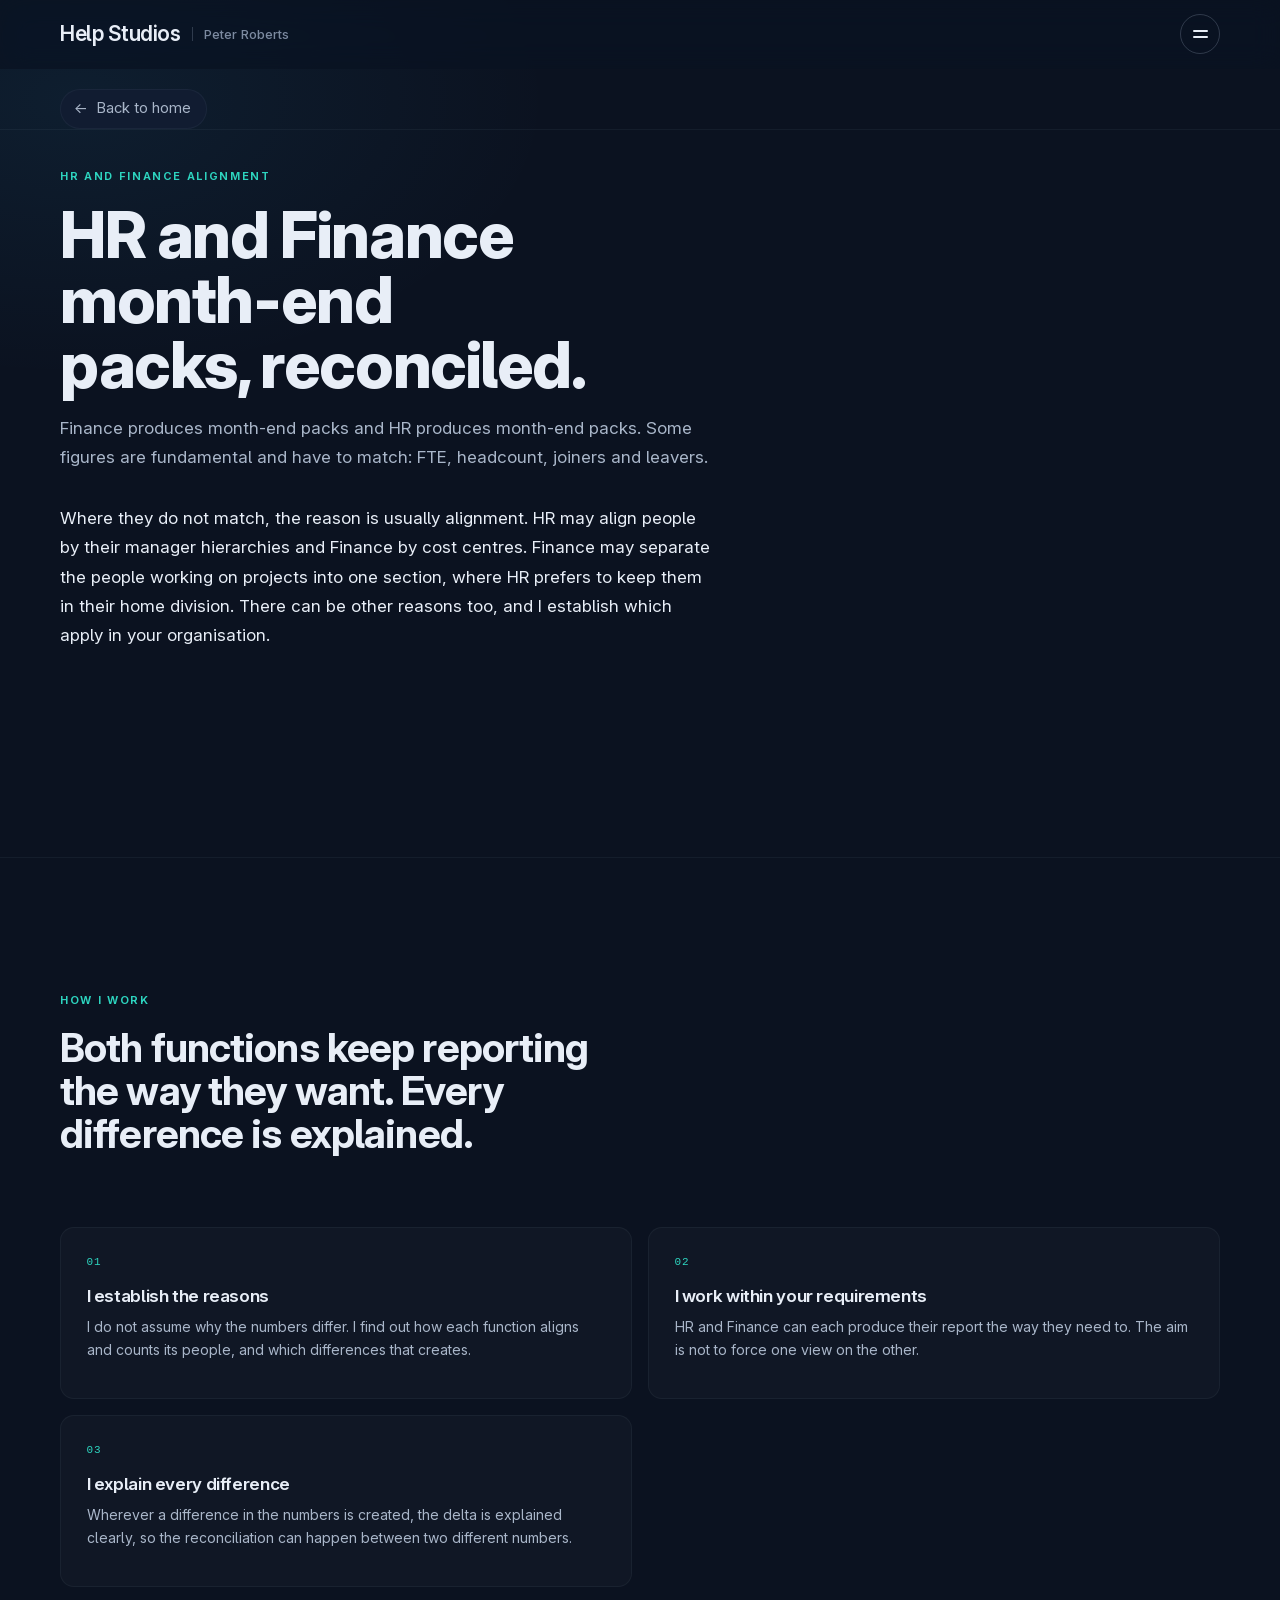
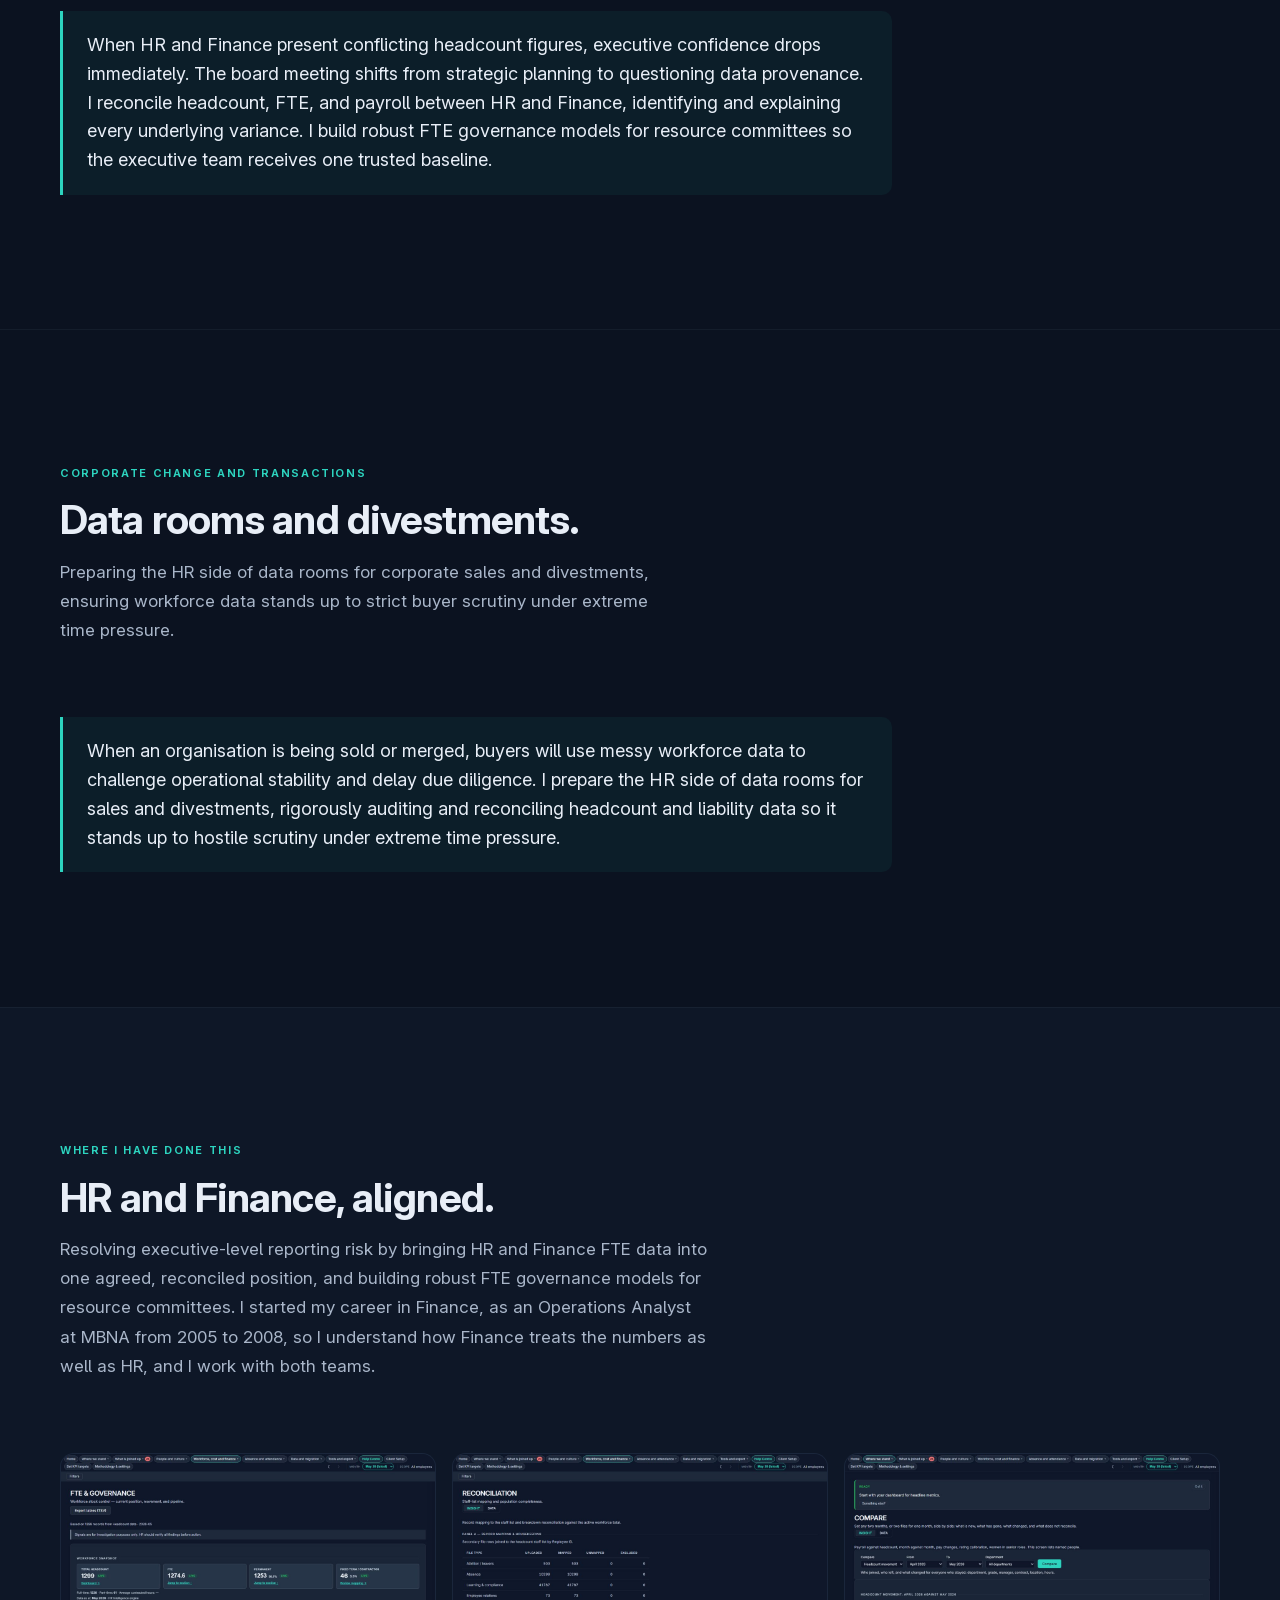
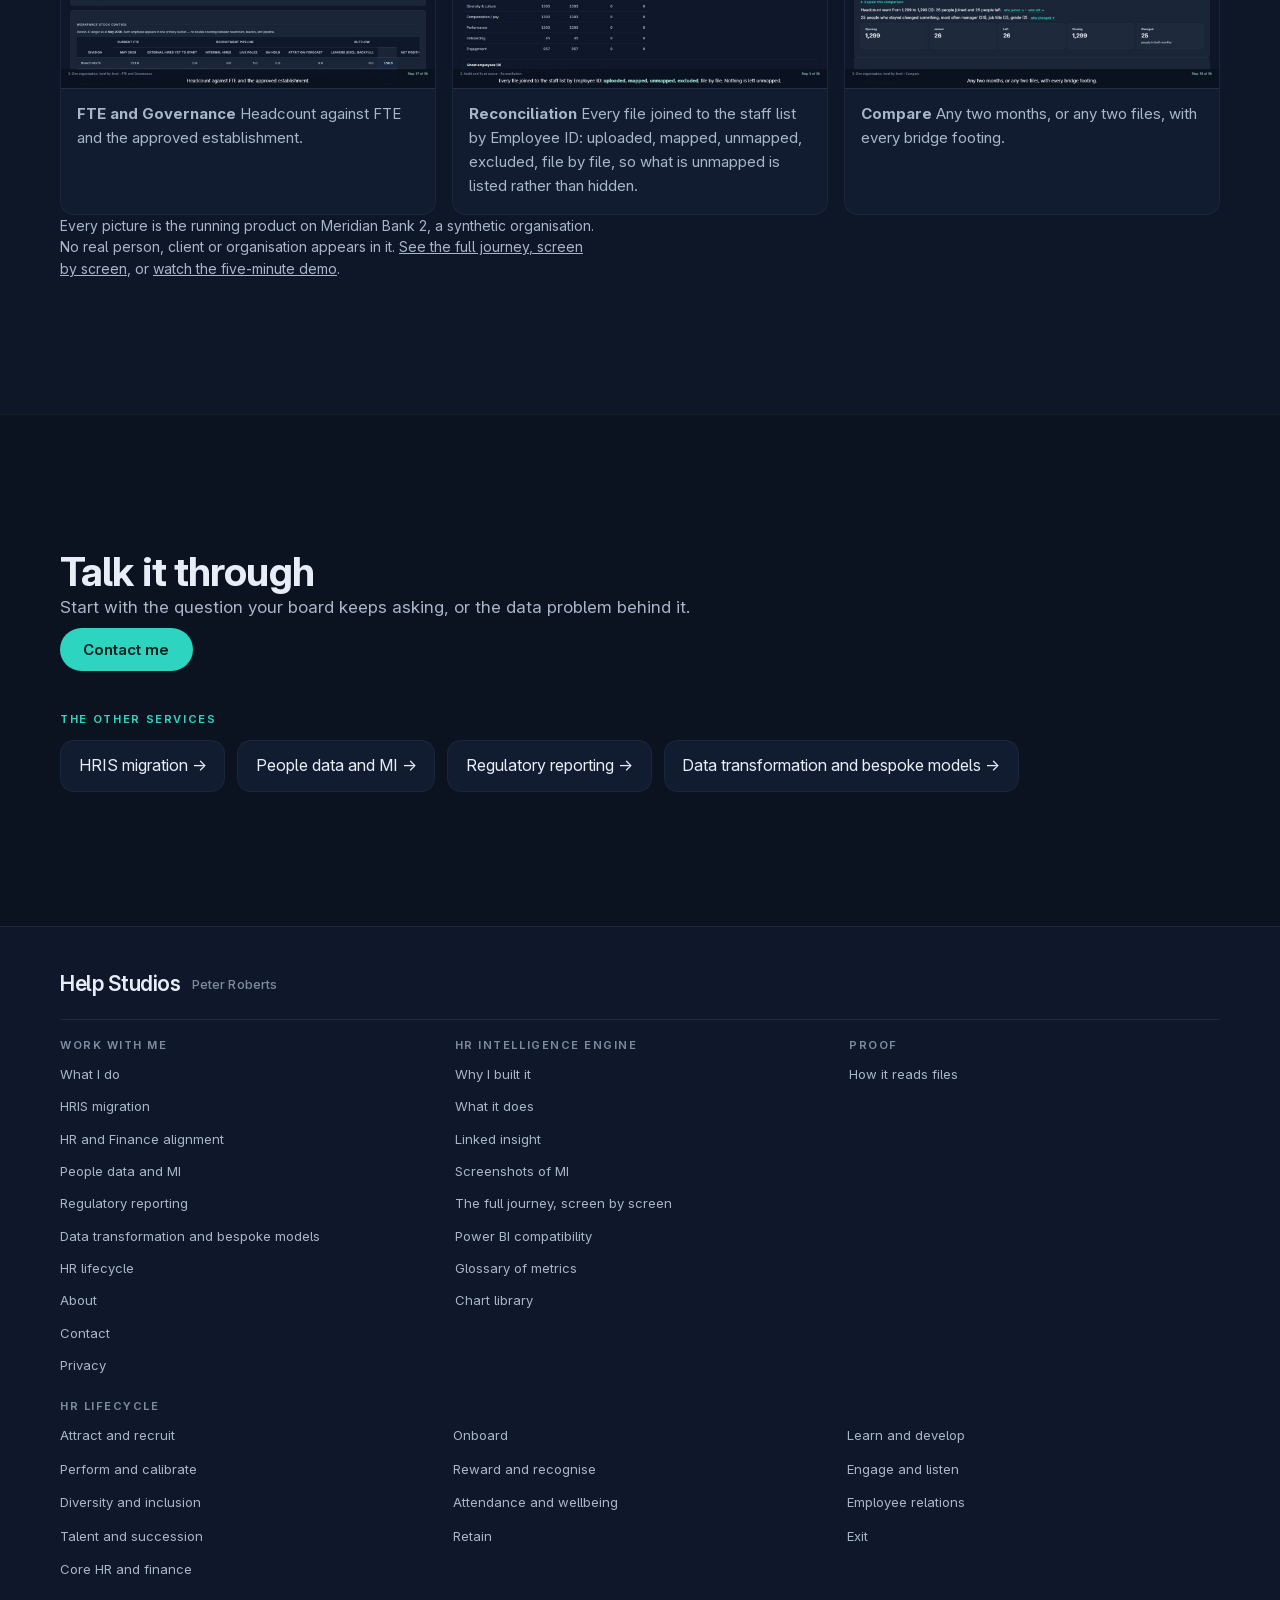
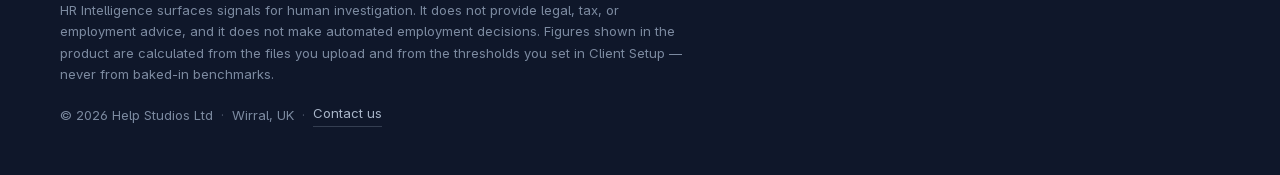
<file: hr-finance.html>
<!DOCTYPE html>
<html lang='en-GB'>
<head>
  <meta charset='UTF-8'>
  <meta http-equiv='Content-Security-Policy' content="default-src 'none'; script-src 'self'; style-src 'self' 'unsafe-inline'; img-src 'self' data:; font-src 'self'; media-src 'self'; connect-src 'self'; form-action 'none'; base-uri 'none'; manifest-src 'self'">
  <meta name='referrer' content='strict-origin-when-cross-origin'>
  <meta name='viewport' content='width=device-width, initial-scale=1.0'>
  <title>HR and Finance alignment - Help Studios</title>
  <meta name='description' content='HR and Finance each produce month-end packs and the fundamental figures need to match. Where they do not, I establish the reasons, work within what each function needs, and explain every difference so the reconciliation can happen.'>
  <meta name='author' content='Help Studios Ltd'>
  <meta name='theme-color' content='#0b1220'>
  <meta name='color-scheme' content='dark light'>
  <link rel='canonical' href='https://help-studios.com/hr-finance.html'>
  <meta property='og:type' content='website'>
  <meta property='og:site_name' content='Help Studios'>
  <meta property='og:locale' content='en_GB'>
  <meta property='og:url' content='https://help-studios.com/hr-finance.html'>
  <meta property='og:title' content='HR and Finance alignment - Help Studios'>
  <meta property='og:description' content='HR and Finance each produce month-end packs and the fundamental figures need to match. Where they do not, I establish the reasons, work within what each function needs, and explain every difference so the reconciliation can happen.'>
  <meta property='og:image' content='https://help-studios.com/assets/og-image.png'>
  <meta property='og:image:width' content='1200'>
  <meta property='og:image:height' content='630'>
  <meta name='twitter:card' content='summary_large_image'>
  <meta name='twitter:title' content='HR and Finance alignment - Help Studios'>
  <meta name='twitter:description' content='HR and Finance each produce month-end packs and the fundamental figures need to match. Where they do not, I establish the reasons, work within what each function needs, and explain every difference so the reconciliation can happen.'>
  <meta name='twitter:image' content='https://help-studios.com/assets/og-image.png'>
  <link rel='icon' href='assets/favicon.svg' type='image/svg+xml'>
  <link rel='icon' href='assets/favicon-32.png' sizes='32x32' type='image/png'>
  <link rel='apple-touch-icon' href='assets/apple-touch-icon.png'>
  <link rel='preload' href='assets/fonts/InterVariable.woff2' as='font' type='font/woff2' crossorigin>
  <link rel='stylesheet' href='css/site.css'>
</head>
<body>
  <a class='skip-link' href='#main'>Skip to content</a>
  <header class='site-header' id='site-header'>
    <div class='wrap header-inner'>
      <a class='brand' href='index.html#top' aria-label='Help Studios, Peter Roberts, back to top'>
        <span class='brand-name'>Help Studios</span>
        <span class='brand-rule' aria-hidden='true'></span>
        <span class='brand-product'>Peter Roberts</span>
      </a>
      <button class='nav-toggle' id='nav-toggle' type='button' aria-expanded='false' aria-controls='site-nav'>
        <span class='nav-toggle-bars' aria-hidden='true'><span></span><span></span></span>
        <span class='visually-hidden'>Menu</span>
      </button>
      <nav class='site-nav' id='site-nav' aria-label='Primary'>
        <div class='nav-item nav-has-menu nav-hris'>
          <button class='nav-menu-toggle' type='button' aria-expanded='false' aria-haspopup='true' aria-controls='menu-hris'>HRIS migration <span class='nav-caret' aria-hidden='true'></span></button>
          <div class='nav-menu' id='menu-hris'>
            <ul class='nav-menu-list'>
              <li><a class='nav-menu-feature' href='hris-migration.html'><strong>HRIS migration</strong><span>Overview</span></a></li>
              <li><a href='hris-migration.html#end-to-end'>The migration, end to end</a></li>
              <li><a href='hris-migration.html#assistant'>The engine as my assistant</a></li>
              <li><a href='hris-migration.html#done'>Where I have done this</a></li>
            </ul>
          </div>
        </div>
        <div class='nav-item nav-has-menu nav-hrf'>
          <button class='nav-menu-toggle' type='button' aria-expanded='false' aria-haspopup='true' aria-controls='menu-hrf'>HR and Finance <span class='nav-caret' aria-hidden='true'></span></button>
          <div class='nav-menu' id='menu-hrf'>
            <ul class='nav-menu-list'>
              <li><a class='nav-menu-feature' href='hr-finance.html'><strong>HR and Finance</strong><span>Overview</span></a></li>
              <li><a href='hr-finance.html#how'>How I work</a></li>
              <li><a href='hr-finance.html#transactions'>Corporate change and transactions</a></li>
              <li><a href='hr-finance.html#track'>Where I have done this</a></li>
            </ul>
          </div>
        </div>
        <div class='nav-item nav-has-menu nav-mi'>
          <button class='nav-menu-toggle' type='button' aria-expanded='false' aria-haspopup='true' aria-controls='menu-mi'>People data and MI <span class='nav-caret' aria-hidden='true'></span></button>
          <div class='nav-menu' id='menu-mi'>
            <ul class='nav-menu-list'>
              <li><a class='nav-menu-feature' href='mi-transformation.html'><strong>People data and MI</strong><span>Overview</span></a></li>
              <li><a href='mi-transformation.html#ways'>Three ways of reporting</a></li>
              <li><a href='mi-transformation.html#linked'>Linked insight</a></li>
              <li><a href='mi-transformation.html#packs'>MI packs and data management</a></li>
              <li><a href='mi-transformation.html#lifecycle'>Across the lifecycle</a></li>
              <li><a href='mi-transformation.html#powerbi'>Export into Power BI</a></li>
            </ul>
          </div>
        </div>
        <div class='nav-item nav-has-menu nav-reg'>
          <button class='nav-menu-toggle' type='button' aria-expanded='false' aria-haspopup='true' aria-controls='menu-reg'>Regulatory reporting <span class='nav-caret' aria-hidden='true'></span></button>
          <div class='nav-menu' id='menu-reg'>
            <ul class='nav-menu-list'>
              <li><a class='nav-menu-feature' href='regulatory-reporting.html'><strong>Regulatory reporting</strong><span>Overview</span></a></li>
              <li><a href='regulatory-reporting.html#what'>What I report on</a></li>
              <li><a href='regulatory-reporting.html#proof'>In the engine</a></li>
            </ul>
          </div>
        </div>
        <div class='nav-item nav-has-menu nav-bsp'>
          <button class='nav-menu-toggle' type='button' aria-expanded='false' aria-haspopup='true' aria-controls='menu-bsp'>Bespoke models <span class='nav-caret' aria-hidden='true'></span></button>
          <div class='nav-menu' id='menu-bsp'>
            <ul class='nav-menu-list'>
              <li><a class='nav-menu-feature' href='bespoke-tools.html'><strong>Bespoke models</strong><span>Overview</span></a></li>
              <li><a href='bespoke-tools.html#build'>What I build</a></li>
              <li><a href='bespoke-tools.html#models'>Bespoke models</a></li>
              <li><a href='bespoke-tools.html#euc'>Spreadsheet models made fit</a></li>
              <li><a href='bespoke-tools.html#how'>How I build</a></li>
            </ul>
          </div>
        </div>
        <div class='nav-item nav-has-menu nav-engine'>
          <button class='nav-menu-toggle' type='button' aria-expanded='false' aria-haspopup='true' aria-controls='menu-engine'>The engine <span class='nav-caret' aria-hidden='true'></span></button>
          <div class='nav-menu' id='menu-engine'>
            <ul class='nav-menu-list'>
              <li><a class='nav-menu-feature' href='engine.html'><strong>The HR Intelligence engine</strong><span>An entire MI team, in one product</span></a></li>
              <li><a href='engine.html#tour'>Guided tour</a></li>
              <li><a href='journey.html'>The full journey, screen by screen</a></li>
              <li><a href='screenshots.html'>Screenshots of MI</a></li>
              <li><a href='powerbi.html'>Power BI compatibility</a></li>
              <li><a href='glossary.html'>Glossary of metrics</a></li>
              <li><a href='chart-library.html'>Chart library</a></li>
            </ul>
          </div>
        </div>
        <a href='about.html'>About</a>
        <a class='btn btn-primary btn-sm nav-cta' href='index.html#contact'>Contact me</a>
      </nav>
    </div>
  </header>
<main id='main'>
    <nav class='backbar' aria-label='Back'><div class='wrap'><a class='backlink' href='index.html'><span aria-hidden='true'>&larr;</span> Back to home</a></div></nav>
    <section class='section offer-hero'>
      <div class='wrap'>
        <div class='section-head'>
          <p class='eyebrow'>HR and Finance alignment</p>
          <h1>HR and Finance month-end packs, reconciled.</h1>
          <p class='section-lede'>Finance produces month-end packs and HR produces month-end packs. Some figures are fundamental and have to match: FTE, headcount, joiners and leavers.</p>
          <p class='section-lede offer-lede2'>Where they do not match, the reason is usually alignment. HR may align people by their manager hierarchies and Finance by cost centres. Finance may separate the people working on projects into one section, where HR prefers to keep them in their home division. There can be other reasons too, and I establish which apply in your organisation.</p>
        </div>
      </div>
    </section>
    <section class='section' id='how'>
      <div class='wrap'>
        <div class='section-head'>
          <p class='eyebrow'>How I work</p>
          <h2>Both functions keep reporting the way they want. Every difference is explained.</h2>
        </div>
        <ol class='area-grid service-grid cols-3'>
          <li class='area-card service-card'>
            <span class='area-index' aria-hidden='true'>01</span>
            <h3>I establish the reasons</h3>
            <p>I do not assume why the numbers differ. I find out how each function aligns and counts its people, and which differences that creates.</p>
          </li>
          <li class='area-card service-card'>
            <span class='area-index' aria-hidden='true'>02</span>
            <h3>I work within your requirements</h3>
            <p>HR and Finance can each produce their report the way they need to. The aim is not to force one view on the other.</p>
          </li>
          <li class='area-card service-card'>
            <span class='area-index' aria-hidden='true'>03</span>
            <h3>I explain every difference</h3>
            <p>Wherever a difference in the numbers is created, the delta is explained clearly, so the reconciliation can happen between two different numbers.</p>
          </li>
        </ol>
        <figure class='offer-quote'>
          <blockquote><p>When HR and Finance present conflicting headcount figures, executive confidence drops immediately. The board meeting shifts from strategic planning to questioning data provenance. I reconcile headcount, FTE, and payroll between HR and Finance, identifying and explaining every underlying variance. I build robust FTE governance models for resource committees so the executive team receives one trusted baseline.</p></blockquote>
        </figure>
      </div>
    </section>
    <section class='section' id='transactions'>
      <div class='wrap'>
        <div class='section-head'>
          <p class='eyebrow'>Corporate change and transactions</p>
          <h2>Data rooms and divestments.</h2>
          <p class='section-lede'>Preparing the HR side of data rooms for corporate sales and divestments, ensuring workforce data stands up to strict buyer scrutiny under extreme time pressure.</p>
        </div>
        <figure class='offer-quote'>
          <blockquote><p>When an organisation is being sold or merged, buyers will use messy workforce data to challenge operational stability and delay due diligence. I prepare the HR side of data rooms for sales and divestments, rigorously auditing and reconciling headcount and liability data so it stands up to hostile scrutiny under extreme time pressure.</p></blockquote>
        </figure>
      </div>
    </section>
    <section class='section section-alt' id='track'>
      <div class='wrap'>
        <div class='section-head'>
          <p class='eyebrow'>Where I have done this</p>
          <h2>HR and Finance, aligned.</h2>
          <p class='section-lede'>Resolving executive-level reporting risk by bringing HR and Finance FTE data into one agreed, reconciled position, and building robust FTE governance models for resource committees. I started my career in Finance, as an Operations Analyst at MBNA from 2005 to 2008, so I understand how Finance treats the numbers as well as HR, and I work with both teams.</p>
        </div>
        <div class='shot-grid'>
          <figure class='shot-card'>
            <button class='shot-open' type='button' aria-label='Open this screenshot full size'>
              <img src='assets/journey/17-fte-governance.jpg' alt='FTE and Governance. Headcount against FTE and the approved establishment.' width='1200' height='750' loading='lazy' decoding='async'>
            </button>
            <figcaption><strong>FTE and Governance</strong> Headcount against FTE and the approved establishment.</figcaption>
          </figure>
          <figure class='shot-card'>
            <button class='shot-open' type='button' aria-label='Open this screenshot full size'>
              <img src='assets/journey/05-reconciliation.jpg' alt='Reconciliation. Every file joined to the staff list by Employee ID: uploaded, mapped, unmapped, excluded, file by file, so what is unmapped is listed rather than hidden.' width='1200' height='750' loading='lazy' decoding='async'>
            </button>
            <figcaption><strong>Reconciliation</strong> Every file joined to the staff list by Employee ID: uploaded, mapped, unmapped, excluded, file by file, so what is unmapped is listed rather than hidden.</figcaption>
          </figure>
          <figure class='shot-card'>
            <button class='shot-open' type='button' aria-label='Open this screenshot full size'>
              <img src='assets/journey/18-compare.jpg' alt='Compare. Any two months, or any two files, with every bridge footing.' width='1200' height='750' loading='lazy' decoding='async'>
            </button>
            <figcaption><strong>Compare</strong> Any two months, or any two files, with every bridge footing.</figcaption>
          </figure>
        </div>
        <p class='section-note'>Every picture is the running product on Meridian Bank 2, a synthetic organisation. No real person, client or organisation appears in it. <a href='journey.html'>See the full journey, screen by screen</a>, or <a href='index.html#top'>watch the five-minute demo</a>.</p>
      </div>
    </section>
    <section class='section'>
      <div class='wrap offer-close'>
        <h2>Talk it through</h2>
        <p class='section-lede'>Start with the question your board keeps asking, or the data problem behind it.</p>
        <p class='hero-actions'><a class='btn btn-primary' href='index.html#contact'>Contact me</a></p>
        <p class='eyebrow offer-next-label'>The other services</p>
        <nav class='offer-next' aria-label='The other services'><a href='hris-migration.html'>HRIS migration <span aria-hidden='true'>→</span></a><a href='mi-transformation.html'>People data and MI <span aria-hidden='true'>→</span></a><a href='regulatory-reporting.html'>Regulatory reporting <span aria-hidden='true'>→</span></a><a href='bespoke-tools.html'>Data transformation and bespoke models <span aria-hidden='true'>→</span></a></nav>
      </div>
    </section>
</main>
  <footer class='site-footer'>
    <div class='wrap footer-inner'>
      <div class='footer-brand'>
        <span class='brand-name'>Help Studios</span>
        <span class='brand-product'>Peter Roberts</span>
      </div>
      <nav class='footer-nav' aria-label='Site'>
        <div class='footer-nav-group'>
          <h2 class='footer-nav-label'>Work with me</h2>
          <ul>
            <li><a href='index.html#what-i-do'>What I do</a></li>
            <li><a href='hris-migration.html'>HRIS migration</a></li>
            <li><a href='hr-finance.html'>HR and Finance alignment</a></li>
            <li><a href='mi-transformation.html'>People data and MI</a></li>
            <li><a href='regulatory-reporting.html'>Regulatory reporting</a></li>
            <li><a href='bespoke-tools.html'>Data transformation and bespoke models</a></li>
            <li><a href='mi-transformation.html#lifecycle'>HR lifecycle</a></li>
            <li><a href='about.html'>About</a></li>
            <li><a href='index.html#contact'>Contact</a></li>
            <li><a href='privacy.html'>Privacy</a></li>
          </ul>
        </div>
        <div class='footer-nav-group'>
          <h2 class='footer-nav-label'>HR Intelligence engine</h2>
          <ul>
            <li><a href='engine.html'>Why I built it</a></li>
            <li><a href='engine.html'>What it does</a></li>
            <li><a href='mi-transformation.html#linked'>Linked insight</a></li>
            <li><a href='screenshots.html'>Screenshots of MI</a></li>
              <li><a href='journey.html'>The full journey, screen by screen</a></li>
            <li><a href='powerbi.html'>Power BI compatibility</a></li>
            <li><a href='glossary.html'>Glossary of metrics</a></li>
              <li><a href='chart-library.html'>Chart library</a></li>
          </ul>
        </div>
        <div class='footer-nav-group'>
          <h2 class='footer-nav-label'>Proof</h2>
          <ul>
            <li><a href='engine.html#how'>How it reads files</a></li>
          </ul>
        </div>
        <div class='footer-nav-group footer-nav-lifecycle'>
          <h2 class='footer-nav-label'>HR lifecycle</h2>
<!-- lifecycle-nav:start (generated by tools/build-lifecycle.js from data/lifecycle.json; do not edit) -->
          <ul class="nav-menu-list nav-menu-cols">
            <li><a href="index.html#lifecycle-recruit" data-stage="recruit">Attract and recruit</a></li>
            <li><a href="index.html#lifecycle-onboard" data-stage="onboard">Onboard</a></li>
            <li><a href="index.html#lifecycle-learn" data-stage="learn">Learn and develop</a></li>
            <li><a href="index.html#lifecycle-perform" data-stage="perform">Perform and calibrate</a></li>
            <li><a href="index.html#lifecycle-reward" data-stage="reward">Reward and recognise</a></li>
            <li><a href="index.html#lifecycle-engage" data-stage="engage">Engage and listen</a></li>
            <li><a href="index.html#lifecycle-inclusion" data-stage="inclusion">Diversity and inclusion</a></li>
            <li><a href="index.html#lifecycle-attend" data-stage="attend">Attendance and wellbeing</a></li>
            <li><a href="index.html#lifecycle-relations" data-stage="relations">Employee relations</a></li>
            <li><a href="index.html#lifecycle-succession" data-stage="succession">Talent and succession</a></li>
            <li><a href="index.html#lifecycle-retain" data-stage="retain">Retain</a></li>
            <li><a href="index.html#lifecycle-exit" data-stage="exit">Exit</a></li>
            <li><a href="index.html#lifecycle-foundation" data-stage="foundation">Core HR and finance</a></li>
          </ul>
          <!-- lifecycle-nav:end -->
        </div>
      </nav>
      <p class='footer-legal'>
        HR Intelligence surfaces signals for human investigation. It does not provide legal,
        tax, or employment advice, and it does not make automated employment decisions.
        Figures shown in the product are calculated from the files you upload and from the
        thresholds you set in Client Setup &mdash; never from baked-in benchmarks.
      </p>
      <div class='footer-meta'>
        <span>&copy; <span id='year'>2026</span> Help Studios Ltd</span>
        <span class='footer-dot' aria-hidden='true'>&middot;</span>
        <span>Wirral, UK</span>
        <span class='footer-dot' aria-hidden='true'>&middot;</span>
        <a href='index.html#contact'>Contact us</a>
      </div>
    </div>
  </footer>
  <div class='lightbox' id='lightbox' role='dialog' aria-modal='true' aria-label='Product screenshot' aria-hidden='true'>
    <button class='lightbox-close' id='lightbox-close' type='button' aria-label='Close screenshot'>&times;</button>
    <img alt=''>
  </div>
  <script src='js/site.js'></script>
</body>
</html>
</file>
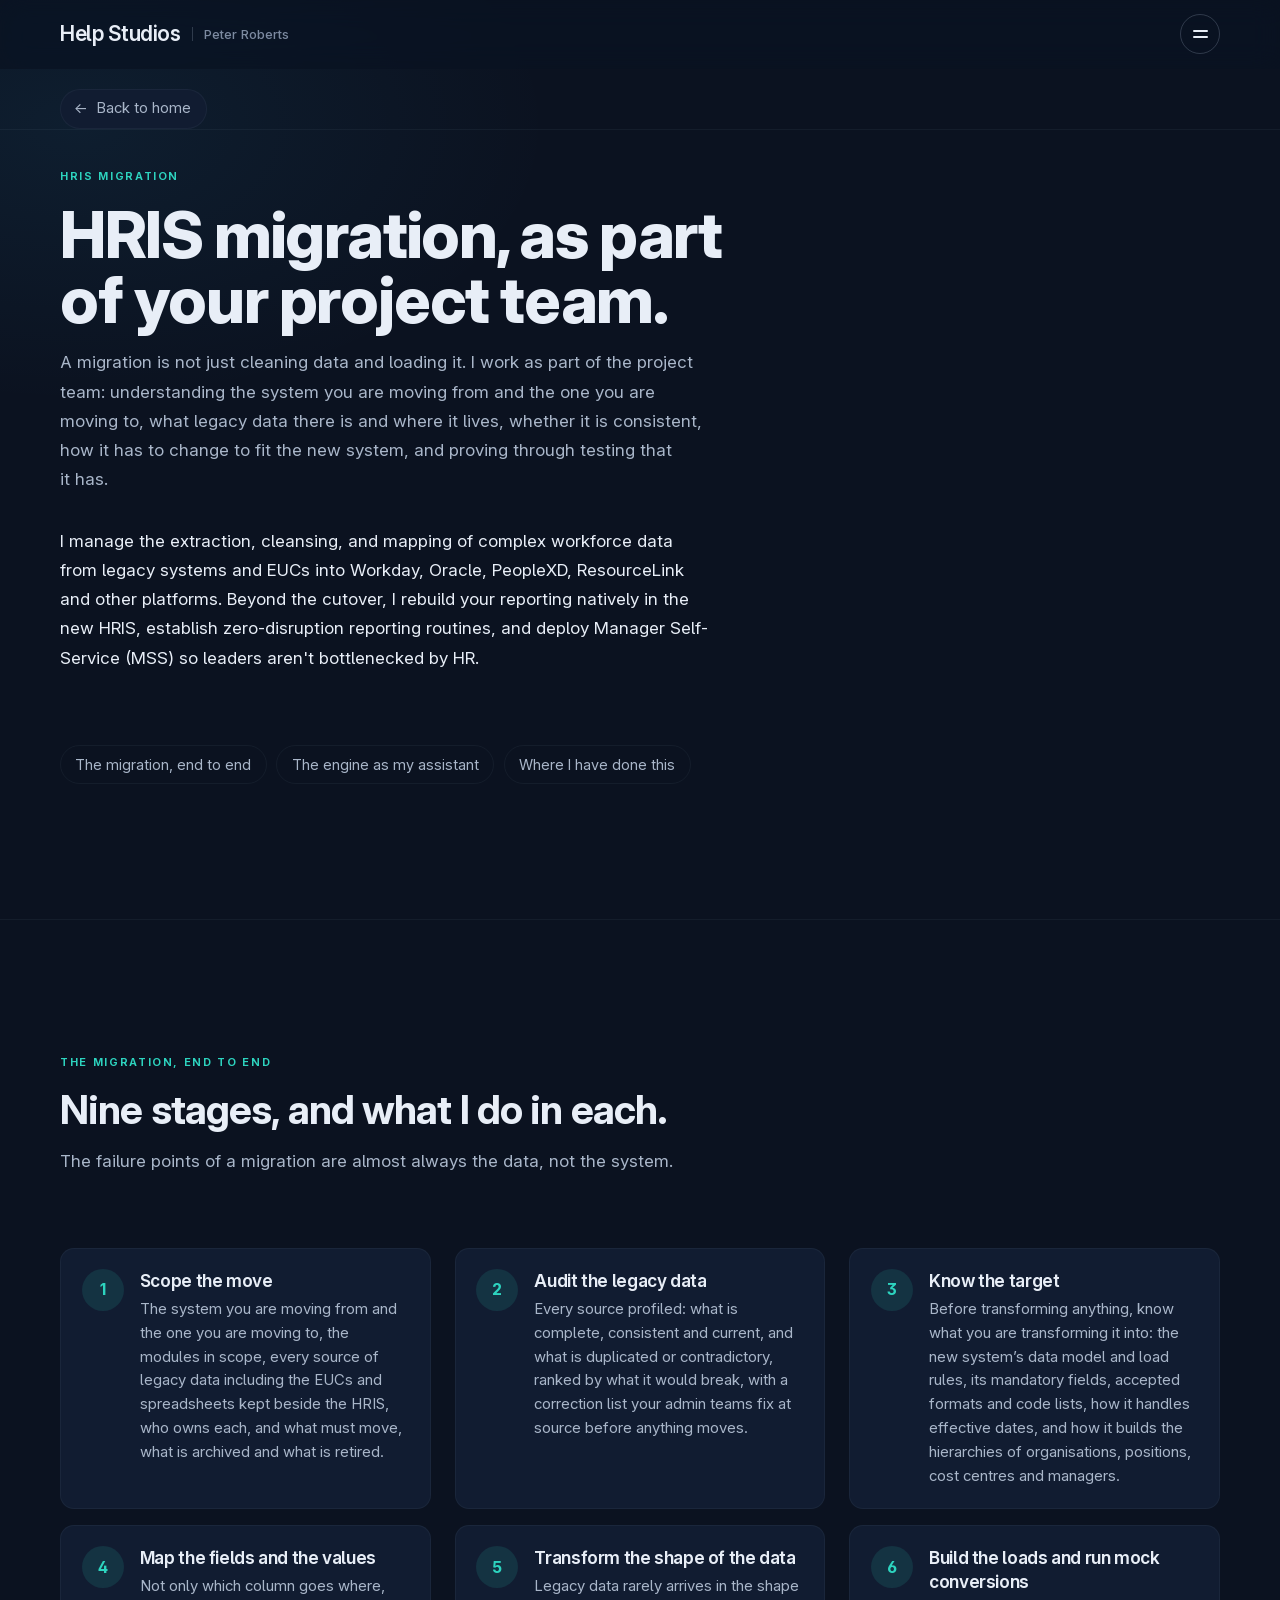
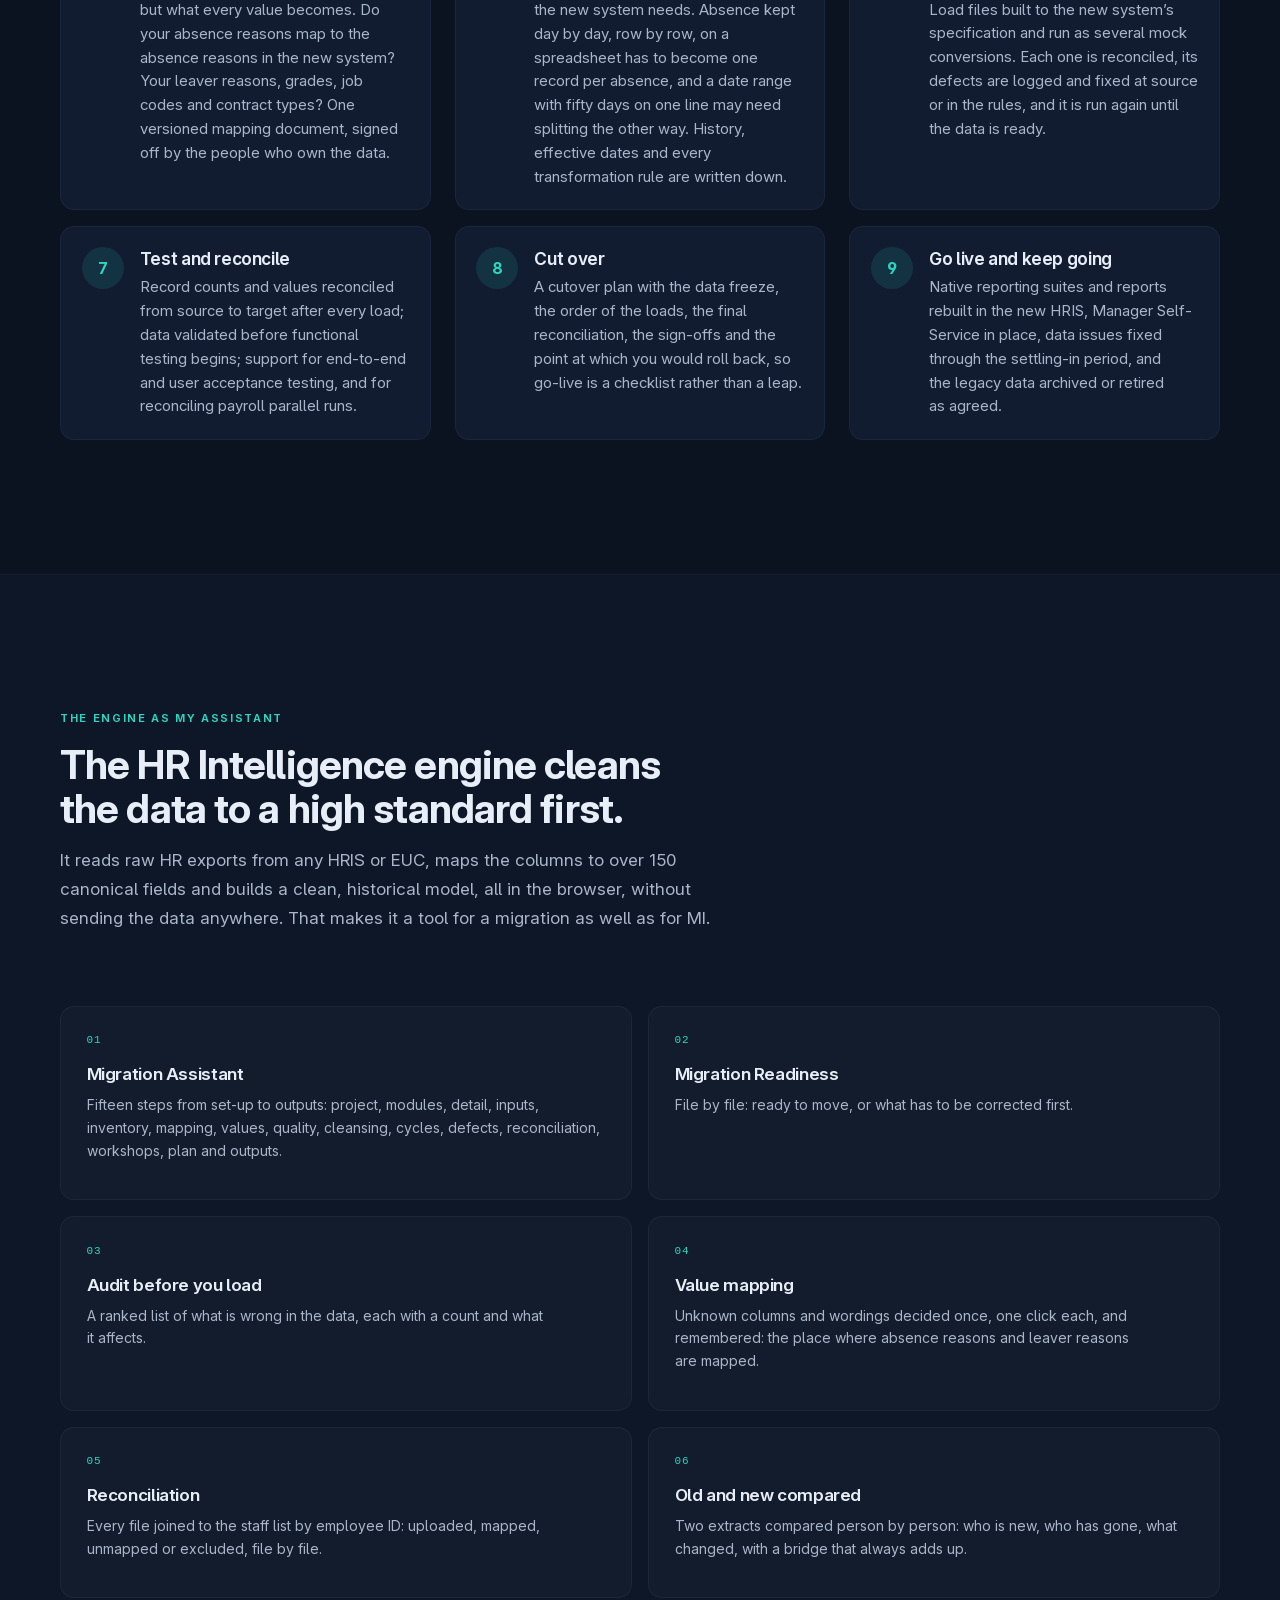
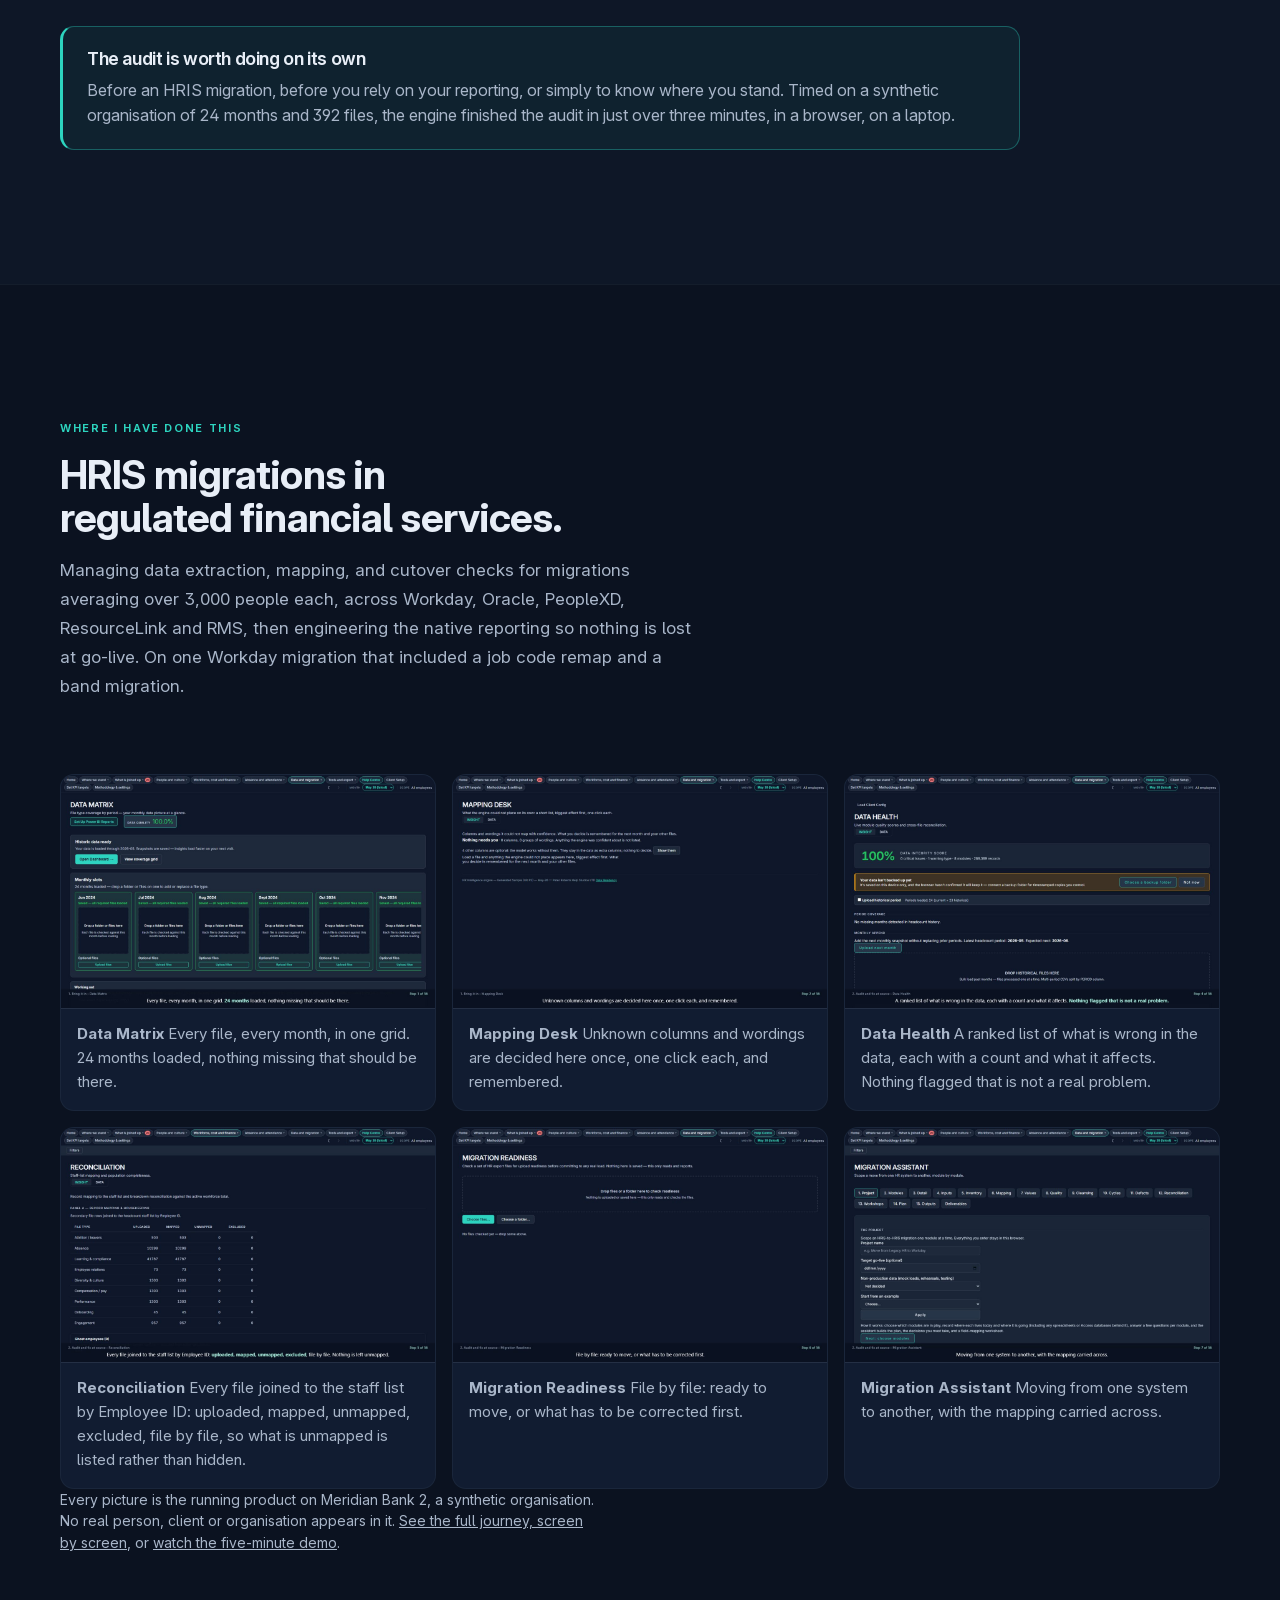
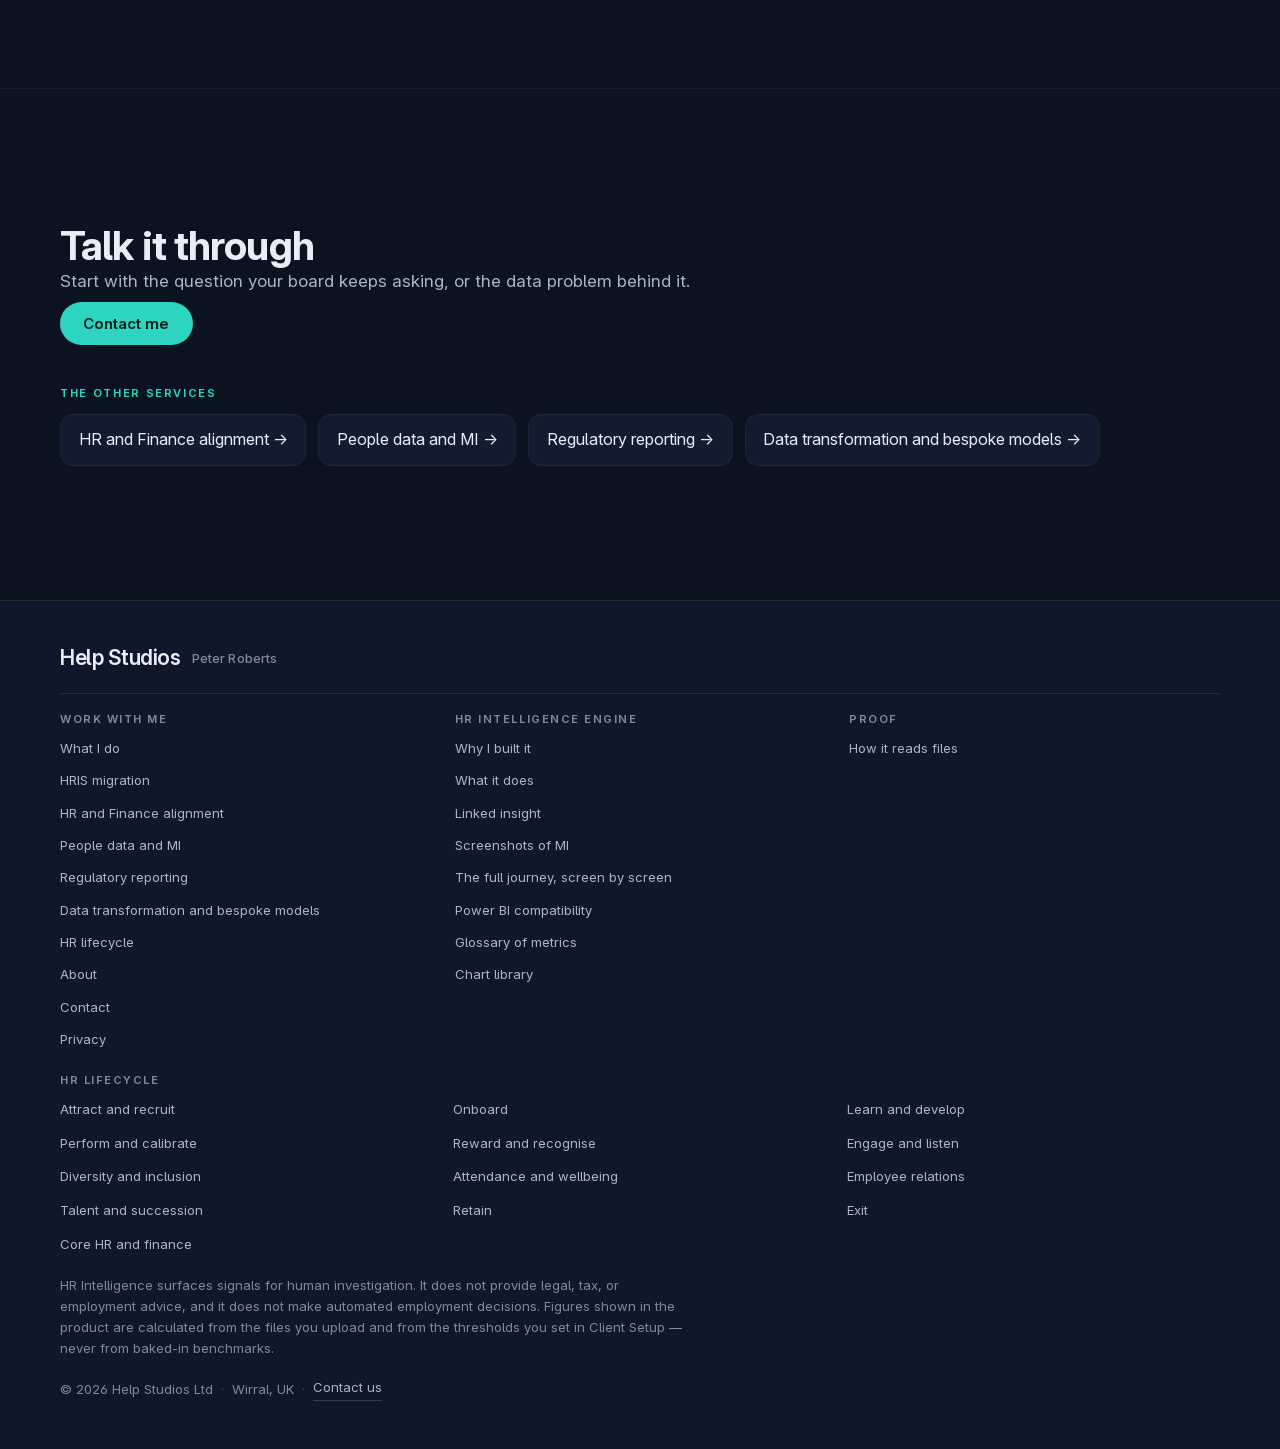
<file: hris-migration.html>
<!DOCTYPE html>
<html lang='en-GB'>
<head>
  <meta charset='UTF-8'>
  <meta http-equiv='Content-Security-Policy' content="default-src 'none'; script-src 'self'; style-src 'self' 'unsafe-inline'; img-src 'self' data:; font-src 'self'; media-src 'self'; connect-src 'self'; form-action 'none'; base-uri 'none'; manifest-src 'self'">
  <meta name='referrer' content='strict-origin-when-cross-origin'>
  <meta name='viewport' content='width=device-width, initial-scale=1.0'>
  <title>HRIS migration - Help Studios</title>
  <meta name='description' content='HRIS migration as part of your project team: scoping, legacy data and EUCs, the target system, field and value mapping, transformation, mock loads, testing, cutover and native reporting after go-live.'>
  <meta name='author' content='Help Studios Ltd'>
  <meta name='theme-color' content='#0b1220'>
  <meta name='color-scheme' content='dark light'>
  <link rel='canonical' href='https://help-studios.com/hris-migration.html'>
  <meta property='og:type' content='website'>
  <meta property='og:site_name' content='Help Studios'>
  <meta property='og:locale' content='en_GB'>
  <meta property='og:url' content='https://help-studios.com/hris-migration.html'>
  <meta property='og:title' content='HRIS migration - Help Studios'>
  <meta property='og:description' content='HRIS migration as part of your project team: scoping, legacy data and EUCs, the target system, field and value mapping, transformation, mock loads, testing, cutover and native reporting after go-live.'>
  <meta property='og:image' content='https://help-studios.com/assets/og-image.png'>
  <meta property='og:image:width' content='1200'>
  <meta property='og:image:height' content='630'>
  <meta name='twitter:card' content='summary_large_image'>
  <meta name='twitter:title' content='HRIS migration - Help Studios'>
  <meta name='twitter:description' content='HRIS migration as part of your project team: scoping, legacy data and EUCs, the target system, field and value mapping, transformation, mock loads, testing, cutover and native reporting after go-live.'>
  <meta name='twitter:image' content='https://help-studios.com/assets/og-image.png'>
  <link rel='icon' href='assets/favicon.svg' type='image/svg+xml'>
  <link rel='icon' href='assets/favicon-32.png' sizes='32x32' type='image/png'>
  <link rel='apple-touch-icon' href='assets/apple-touch-icon.png'>
  <link rel='preload' href='assets/fonts/InterVariable.woff2' as='font' type='font/woff2' crossorigin>
  <link rel='stylesheet' href='css/site.css'>
</head>
<body>
  <a class='skip-link' href='#main'>Skip to content</a>
  <header class='site-header' id='site-header'>
    <div class='wrap header-inner'>
      <a class='brand' href='index.html#top' aria-label='Help Studios, Peter Roberts, back to top'>
        <span class='brand-name'>Help Studios</span>
        <span class='brand-rule' aria-hidden='true'></span>
        <span class='brand-product'>Peter Roberts</span>
      </a>
      <button class='nav-toggle' id='nav-toggle' type='button' aria-expanded='false' aria-controls='site-nav'>
        <span class='nav-toggle-bars' aria-hidden='true'><span></span><span></span></span>
        <span class='visually-hidden'>Menu</span>
      </button>
      <nav class='site-nav' id='site-nav' aria-label='Primary'>
        <div class='nav-item nav-has-menu nav-hris'>
          <button class='nav-menu-toggle' type='button' aria-expanded='false' aria-haspopup='true' aria-controls='menu-hris'>HRIS migration <span class='nav-caret' aria-hidden='true'></span></button>
          <div class='nav-menu' id='menu-hris'>
            <ul class='nav-menu-list'>
              <li><a class='nav-menu-feature' href='hris-migration.html'><strong>HRIS migration</strong><span>Overview</span></a></li>
              <li><a href='hris-migration.html#end-to-end'>The migration, end to end</a></li>
              <li><a href='hris-migration.html#assistant'>The engine as my assistant</a></li>
              <li><a href='hris-migration.html#done'>Where I have done this</a></li>
            </ul>
          </div>
        </div>
        <div class='nav-item nav-has-menu nav-hrf'>
          <button class='nav-menu-toggle' type='button' aria-expanded='false' aria-haspopup='true' aria-controls='menu-hrf'>HR and Finance <span class='nav-caret' aria-hidden='true'></span></button>
          <div class='nav-menu' id='menu-hrf'>
            <ul class='nav-menu-list'>
              <li><a class='nav-menu-feature' href='hr-finance.html'><strong>HR and Finance</strong><span>Overview</span></a></li>
              <li><a href='hr-finance.html#how'>How I work</a></li>
              <li><a href='hr-finance.html#transactions'>Corporate change and transactions</a></li>
              <li><a href='hr-finance.html#track'>Where I have done this</a></li>
            </ul>
          </div>
        </div>
        <div class='nav-item nav-has-menu nav-mi'>
          <button class='nav-menu-toggle' type='button' aria-expanded='false' aria-haspopup='true' aria-controls='menu-mi'>People data and MI <span class='nav-caret' aria-hidden='true'></span></button>
          <div class='nav-menu' id='menu-mi'>
            <ul class='nav-menu-list'>
              <li><a class='nav-menu-feature' href='mi-transformation.html'><strong>People data and MI</strong><span>Overview</span></a></li>
              <li><a href='mi-transformation.html#ways'>Three ways of reporting</a></li>
              <li><a href='mi-transformation.html#linked'>Linked insight</a></li>
              <li><a href='mi-transformation.html#packs'>MI packs and data management</a></li>
              <li><a href='mi-transformation.html#lifecycle'>Across the lifecycle</a></li>
              <li><a href='mi-transformation.html#powerbi'>Export into Power BI</a></li>
            </ul>
          </div>
        </div>
        <div class='nav-item nav-has-menu nav-reg'>
          <button class='nav-menu-toggle' type='button' aria-expanded='false' aria-haspopup='true' aria-controls='menu-reg'>Regulatory reporting <span class='nav-caret' aria-hidden='true'></span></button>
          <div class='nav-menu' id='menu-reg'>
            <ul class='nav-menu-list'>
              <li><a class='nav-menu-feature' href='regulatory-reporting.html'><strong>Regulatory reporting</strong><span>Overview</span></a></li>
              <li><a href='regulatory-reporting.html#what'>What I report on</a></li>
              <li><a href='regulatory-reporting.html#proof'>In the engine</a></li>
            </ul>
          </div>
        </div>
        <div class='nav-item nav-has-menu nav-bsp'>
          <button class='nav-menu-toggle' type='button' aria-expanded='false' aria-haspopup='true' aria-controls='menu-bsp'>Bespoke models <span class='nav-caret' aria-hidden='true'></span></button>
          <div class='nav-menu' id='menu-bsp'>
            <ul class='nav-menu-list'>
              <li><a class='nav-menu-feature' href='bespoke-tools.html'><strong>Bespoke models</strong><span>Overview</span></a></li>
              <li><a href='bespoke-tools.html#build'>What I build</a></li>
              <li><a href='bespoke-tools.html#models'>Bespoke models</a></li>
              <li><a href='bespoke-tools.html#euc'>Spreadsheet models made fit</a></li>
              <li><a href='bespoke-tools.html#how'>How I build</a></li>
            </ul>
          </div>
        </div>
        <div class='nav-item nav-has-menu nav-engine'>
          <button class='nav-menu-toggle' type='button' aria-expanded='false' aria-haspopup='true' aria-controls='menu-engine'>The engine <span class='nav-caret' aria-hidden='true'></span></button>
          <div class='nav-menu' id='menu-engine'>
            <ul class='nav-menu-list'>
              <li><a class='nav-menu-feature' href='engine.html'><strong>The HR Intelligence engine</strong><span>An entire MI team, in one product</span></a></li>
              <li><a href='engine.html#tour'>Guided tour</a></li>
              <li><a href='journey.html'>The full journey, screen by screen</a></li>
              <li><a href='screenshots.html'>Screenshots of MI</a></li>
              <li><a href='powerbi.html'>Power BI compatibility</a></li>
              <li><a href='glossary.html'>Glossary of metrics</a></li>
              <li><a href='chart-library.html'>Chart library</a></li>
            </ul>
          </div>
        </div>
        <a href='about.html'>About</a>
        <a class='btn btn-primary btn-sm nav-cta' href='index.html#contact'>Contact me</a>
      </nav>
    </div>
  </header>
<main id='main'>
    <nav class='backbar' aria-label='Back'><div class='wrap'><a class='backlink' href='index.html'><span aria-hidden='true'>&larr;</span> Back to home</a></div></nav>
    <section class='section offer-hero'>
      <div class='wrap'>
        <div class='section-head'>
          <p class='eyebrow'>HRIS migration</p>
          <h1>HRIS migration, as part of your project team.</h1>
          <p class='section-lede'>A migration is not just cleaning data and loading it. I work as part of the project team: understanding the system you are moving from and the one you are moving to, what legacy data there is and where it lives, whether it is consistent, how it has to change to fit the new system, and proving through testing that it has.</p>
          <p class='section-lede offer-lede2'>I manage the extraction, cleansing, and mapping of complex workforce data from legacy systems and EUCs into Workday, Oracle, PeopleXD, ResourceLink and other platforms. Beyond the cutover, I rebuild your reporting natively in the new HRIS, establish zero-disruption reporting routines, and deploy Manager Self-Service (MSS) so leaders aren't bottlenecked by HR.</p>
        </div>
        <nav class='offer-jump' aria-label='On this page'><a href='#end-to-end'>The migration, end to end</a><a href='#assistant'>The engine as my assistant</a><a href='#done'>Where I have done this</a></nav>
      </div>
    </section>
    <section class='section' id='end-to-end'>
      <div class='wrap'>
        <div class='section-head'>
          <p class='eyebrow'>The migration, end to end</p>
          <h2>Nine stages, and what I do in each.</h2>
          <p class='section-lede'>The failure points of a migration are almost always the data, not the system.</p>
        </div>
        <ol class='offer-steps'>
          <li class='offer-step'>
            <span class='offer-step-no' aria-hidden='true'>1</span>
            <div>
              <h3>Scope the move</h3>
              <p>The system you are moving from and the one you are moving to, the modules in scope, every source of legacy data including the EUCs and spreadsheets kept beside the HRIS, who owns each, and what must move, what is archived and what is retired.</p>
            </div>
          </li>
          <li class='offer-step'>
            <span class='offer-step-no' aria-hidden='true'>2</span>
            <div>
              <h3>Audit the legacy data</h3>
              <p>Every source profiled: what is complete, consistent and current, and what is duplicated or contradictory, ranked by what it would break, with a correction list your admin teams fix at source before anything moves.</p>
            </div>
          </li>
          <li class='offer-step'>
            <span class='offer-step-no' aria-hidden='true'>3</span>
            <div>
              <h3>Know the target</h3>
              <p>Before transforming anything, know what you are transforming it into: the new system’s data model and load rules, its mandatory fields, accepted formats and code lists, how it handles effective dates, and how it builds the hierarchies of organisations, positions, cost centres and managers.</p>
            </div>
          </li>
          <li class='offer-step'>
            <span class='offer-step-no' aria-hidden='true'>4</span>
            <div>
              <h3>Map the fields and the values</h3>
              <p>Not only which column goes where, but what every value becomes. Do your absence reasons map to the absence reasons in the new system? Your leaver reasons, grades, job codes and contract types? One versioned mapping document, signed off by the people who own the data.</p>
            </div>
          </li>
          <li class='offer-step'>
            <span class='offer-step-no' aria-hidden='true'>5</span>
            <div>
              <h3>Transform the shape of the data</h3>
              <p>Legacy data rarely arrives in the shape the new system needs. Absence kept day by day, row by row, on a spreadsheet has to become one record per absence, and a date range with fifty days on one line may need splitting the other way. History, effective dates and every transformation rule are written down.</p>
            </div>
          </li>
          <li class='offer-step'>
            <span class='offer-step-no' aria-hidden='true'>6</span>
            <div>
              <h3>Build the loads and run mock conversions</h3>
              <p>Load files built to the new system’s specification and run as several mock conversions. Each one is reconciled, its defects are logged and fixed at source or in the rules, and it is run again until the data is ready.</p>
            </div>
          </li>
          <li class='offer-step'>
            <span class='offer-step-no' aria-hidden='true'>7</span>
            <div>
              <h3>Test and reconcile</h3>
              <p>Record counts and values reconciled from source to target after every load; data validated before functional testing begins; support for end-to-end and user acceptance testing, and for reconciling payroll parallel runs.</p>
            </div>
          </li>
          <li class='offer-step'>
            <span class='offer-step-no' aria-hidden='true'>8</span>
            <div>
              <h3>Cut over</h3>
              <p>A cutover plan with the data freeze, the order of the loads, the final reconciliation, the sign-offs and the point at which you would roll back, so go-live is a checklist rather than a leap.</p>
            </div>
          </li>
          <li class='offer-step'>
            <span class='offer-step-no' aria-hidden='true'>9</span>
            <div>
              <h3>Go live and keep going</h3>
              <p>Native reporting suites and reports rebuilt in the new HRIS, Manager Self-Service in place, data issues fixed through the settling-in period, and the legacy data archived or retired as agreed.</p>
            </div>
          </li>
        </ol>
      </div>
    </section>
    <section class='section section-alt' id='assistant'>
      <div class='wrap'>
        <div class='section-head'>
          <p class='eyebrow'>The engine as my assistant</p>
          <h2>The HR Intelligence engine cleans the data to a high standard first.</h2>
          <p class='section-lede'>It reads raw HR exports from any HRIS or EUC, maps the columns to over 150 canonical fields and builds a clean, historical model, all in the browser, without sending the data anywhere. That makes it a tool for a migration as well as for MI.</p>
        </div>
        <ol class='area-grid service-grid'>
          <li class='area-card service-card'>
            <span class='area-index' aria-hidden='true'>01</span>
            <h3>Migration Assistant</h3>
            <p>Fifteen steps from set-up to outputs: project, modules, detail, inputs, inventory, mapping, values, quality, cleansing, cycles, defects, reconciliation, workshops, plan and outputs.</p>
          </li>
          <li class='area-card service-card'>
            <span class='area-index' aria-hidden='true'>02</span>
            <h3>Migration Readiness</h3>
            <p>File by file: ready to move, or what has to be corrected first.</p>
          </li>
          <li class='area-card service-card'>
            <span class='area-index' aria-hidden='true'>03</span>
            <h3>Audit before you load</h3>
            <p>A ranked list of what is wrong in the data, each with a count and what it affects.</p>
          </li>
          <li class='area-card service-card'>
            <span class='area-index' aria-hidden='true'>04</span>
            <h3>Value mapping</h3>
            <p>Unknown columns and wordings decided once, one click each, and remembered: the place where absence reasons and leaver reasons are mapped.</p>
          </li>
          <li class='area-card service-card'>
            <span class='area-index' aria-hidden='true'>05</span>
            <h3>Reconciliation</h3>
            <p>Every file joined to the staff list by employee ID: uploaded, mapped, unmapped or excluded, file by file.</p>
          </li>
          <li class='area-card service-card'>
            <span class='area-index' aria-hidden='true'>06</span>
            <h3>Old and new compared</h3>
            <p>Two extracts compared person by person: who is new, who has gone, what changed, with a bridge that always adds up.</p>
          </li>
        </ol>
        <aside class='offer-callout'>
          <h3>The audit is worth doing on its own</h3>
          <p>Before an HRIS migration, before you rely on your reporting, or simply to know where you stand. Timed on a synthetic organisation of 24 months and 392 files, the engine finished the audit in just over three minutes, in a browser, on a laptop.</p>
        </aside>
      </div>
    </section>
    <section class='section' id='done'>
      <div class='wrap'>
        <div class='section-head'>
          <p class='eyebrow'>Where I have done this</p>
          <h2>HRIS migrations in regulated financial services.</h2>
          <p class='section-lede'>Managing data extraction, mapping, and cutover checks for migrations averaging over 3,000 people each, across Workday, Oracle, PeopleXD, ResourceLink and RMS, then engineering the native reporting so nothing is lost at go-live. On one Workday migration that included a job code remap and a band migration.</p>
        </div>
        <div class='shot-grid'>
          <figure class='shot-card'>
            <button class='shot-open' type='button' aria-label='Open this screenshot full size'>
              <img src='assets/journey/01-data-matrix.jpg' alt='Data Matrix. Every file, every month, in one grid. 24 months loaded, nothing missing that should be there.' width='1200' height='750' loading='lazy' decoding='async'>
            </button>
            <figcaption><strong>Data Matrix</strong> Every file, every month, in one grid. 24 months loaded, nothing missing that should be there.</figcaption>
          </figure>
          <figure class='shot-card'>
            <button class='shot-open' type='button' aria-label='Open this screenshot full size'>
              <img src='assets/journey/02-mapping-desk.jpg' alt='Mapping Desk. Unknown columns and wordings are decided here once, one click each, and remembered.' width='1200' height='750' loading='lazy' decoding='async'>
            </button>
            <figcaption><strong>Mapping Desk</strong> Unknown columns and wordings are decided here once, one click each, and remembered.</figcaption>
          </figure>
          <figure class='shot-card'>
            <button class='shot-open' type='button' aria-label='Open this screenshot full size'>
              <img src='assets/journey/04-data-health.jpg' alt='Data Health. A ranked list of what is wrong in the data, each with a count and what it affects. Nothing flagged that is not a real problem.' width='1200' height='750' loading='lazy' decoding='async'>
            </button>
            <figcaption><strong>Data Health</strong> A ranked list of what is wrong in the data, each with a count and what it affects. Nothing flagged that is not a real problem.</figcaption>
          </figure>
          <figure class='shot-card'>
            <button class='shot-open' type='button' aria-label='Open this screenshot full size'>
              <img src='assets/journey/05-reconciliation.jpg' alt='Reconciliation. Every file joined to the staff list by Employee ID: uploaded, mapped, unmapped, excluded, file by file, so what is unmapped is listed rather than hidden.' width='1200' height='750' loading='lazy' decoding='async'>
            </button>
            <figcaption><strong>Reconciliation</strong> Every file joined to the staff list by Employee ID: uploaded, mapped, unmapped, excluded, file by file, so what is unmapped is listed rather than hidden.</figcaption>
          </figure>
          <figure class='shot-card'>
            <button class='shot-open' type='button' aria-label='Open this screenshot full size'>
              <img src='assets/journey/06-migration-readiness.jpg' alt='Migration Readiness. File by file: ready to move, or what has to be corrected first.' width='1200' height='750' loading='lazy' decoding='async'>
            </button>
            <figcaption><strong>Migration Readiness</strong> File by file: ready to move, or what has to be corrected first.</figcaption>
          </figure>
          <figure class='shot-card'>
            <button class='shot-open' type='button' aria-label='Open this screenshot full size'>
              <img src='assets/journey/07-migration-assistant.jpg' alt='Migration Assistant. Moving from one system to another, with the mapping carried across.' width='1200' height='750' loading='lazy' decoding='async'>
            </button>
            <figcaption><strong>Migration Assistant</strong> Moving from one system to another, with the mapping carried across.</figcaption>
          </figure>
        </div>
        <p class='section-note'>Every picture is the running product on Meridian Bank 2, a synthetic organisation. No real person, client or organisation appears in it. <a href='journey.html'>See the full journey, screen by screen</a>, or <a href='index.html#top'>watch the five-minute demo</a>.</p>
      </div>
    </section>
    <section class='section'>
      <div class='wrap offer-close'>
        <h2>Talk it through</h2>
        <p class='section-lede'>Start with the question your board keeps asking, or the data problem behind it.</p>
        <p class='hero-actions'><a class='btn btn-primary' href='index.html#contact'>Contact me</a></p>
        <p class='eyebrow offer-next-label'>The other services</p>
        <nav class='offer-next' aria-label='The other services'><a href='hr-finance.html'>HR and Finance alignment <span aria-hidden='true'>→</span></a><a href='mi-transformation.html'>People data and MI <span aria-hidden='true'>→</span></a><a href='regulatory-reporting.html'>Regulatory reporting <span aria-hidden='true'>→</span></a><a href='bespoke-tools.html'>Data transformation and bespoke models <span aria-hidden='true'>→</span></a></nav>
      </div>
    </section>
</main>
  <footer class='site-footer'>
    <div class='wrap footer-inner'>
      <div class='footer-brand'>
        <span class='brand-name'>Help Studios</span>
        <span class='brand-product'>Peter Roberts</span>
      </div>
      <nav class='footer-nav' aria-label='Site'>
        <div class='footer-nav-group'>
          <h2 class='footer-nav-label'>Work with me</h2>
          <ul>
            <li><a href='index.html#what-i-do'>What I do</a></li>
            <li><a href='hris-migration.html'>HRIS migration</a></li>
            <li><a href='hr-finance.html'>HR and Finance alignment</a></li>
            <li><a href='mi-transformation.html'>People data and MI</a></li>
            <li><a href='regulatory-reporting.html'>Regulatory reporting</a></li>
            <li><a href='bespoke-tools.html'>Data transformation and bespoke models</a></li>
            <li><a href='mi-transformation.html#lifecycle'>HR lifecycle</a></li>
            <li><a href='about.html'>About</a></li>
            <li><a href='index.html#contact'>Contact</a></li>
            <li><a href='privacy.html'>Privacy</a></li>
          </ul>
        </div>
        <div class='footer-nav-group'>
          <h2 class='footer-nav-label'>HR Intelligence engine</h2>
          <ul>
            <li><a href='engine.html'>Why I built it</a></li>
            <li><a href='engine.html'>What it does</a></li>
            <li><a href='mi-transformation.html#linked'>Linked insight</a></li>
            <li><a href='screenshots.html'>Screenshots of MI</a></li>
              <li><a href='journey.html'>The full journey, screen by screen</a></li>
            <li><a href='powerbi.html'>Power BI compatibility</a></li>
            <li><a href='glossary.html'>Glossary of metrics</a></li>
              <li><a href='chart-library.html'>Chart library</a></li>
          </ul>
        </div>
        <div class='footer-nav-group'>
          <h2 class='footer-nav-label'>Proof</h2>
          <ul>
            <li><a href='engine.html#how'>How it reads files</a></li>
          </ul>
        </div>
        <div class='footer-nav-group footer-nav-lifecycle'>
          <h2 class='footer-nav-label'>HR lifecycle</h2>
<!-- lifecycle-nav:start (generated by tools/build-lifecycle.js from data/lifecycle.json; do not edit) -->
          <ul class="nav-menu-list nav-menu-cols">
            <li><a href="index.html#lifecycle-recruit" data-stage="recruit">Attract and recruit</a></li>
            <li><a href="index.html#lifecycle-onboard" data-stage="onboard">Onboard</a></li>
            <li><a href="index.html#lifecycle-learn" data-stage="learn">Learn and develop</a></li>
            <li><a href="index.html#lifecycle-perform" data-stage="perform">Perform and calibrate</a></li>
            <li><a href="index.html#lifecycle-reward" data-stage="reward">Reward and recognise</a></li>
            <li><a href="index.html#lifecycle-engage" data-stage="engage">Engage and listen</a></li>
            <li><a href="index.html#lifecycle-inclusion" data-stage="inclusion">Diversity and inclusion</a></li>
            <li><a href="index.html#lifecycle-attend" data-stage="attend">Attendance and wellbeing</a></li>
            <li><a href="index.html#lifecycle-relations" data-stage="relations">Employee relations</a></li>
            <li><a href="index.html#lifecycle-succession" data-stage="succession">Talent and succession</a></li>
            <li><a href="index.html#lifecycle-retain" data-stage="retain">Retain</a></li>
            <li><a href="index.html#lifecycle-exit" data-stage="exit">Exit</a></li>
            <li><a href="index.html#lifecycle-foundation" data-stage="foundation">Core HR and finance</a></li>
          </ul>
          <!-- lifecycle-nav:end -->
        </div>
      </nav>
      <p class='footer-legal'>
        HR Intelligence surfaces signals for human investigation. It does not provide legal,
        tax, or employment advice, and it does not make automated employment decisions.
        Figures shown in the product are calculated from the files you upload and from the
        thresholds you set in Client Setup &mdash; never from baked-in benchmarks.
      </p>
      <div class='footer-meta'>
        <span>&copy; <span id='year'>2026</span> Help Studios Ltd</span>
        <span class='footer-dot' aria-hidden='true'>&middot;</span>
        <span>Wirral, UK</span>
        <span class='footer-dot' aria-hidden='true'>&middot;</span>
        <a href='index.html#contact'>Contact us</a>
      </div>
    </div>
  </footer>
  <div class='lightbox' id='lightbox' role='dialog' aria-modal='true' aria-label='Product screenshot' aria-hidden='true'>
    <button class='lightbox-close' id='lightbox-close' type='button' aria-label='Close screenshot'>&times;</button>
    <img alt=''>
  </div>
  <script src='js/site.js'></script>
</body>
</html>
</file>
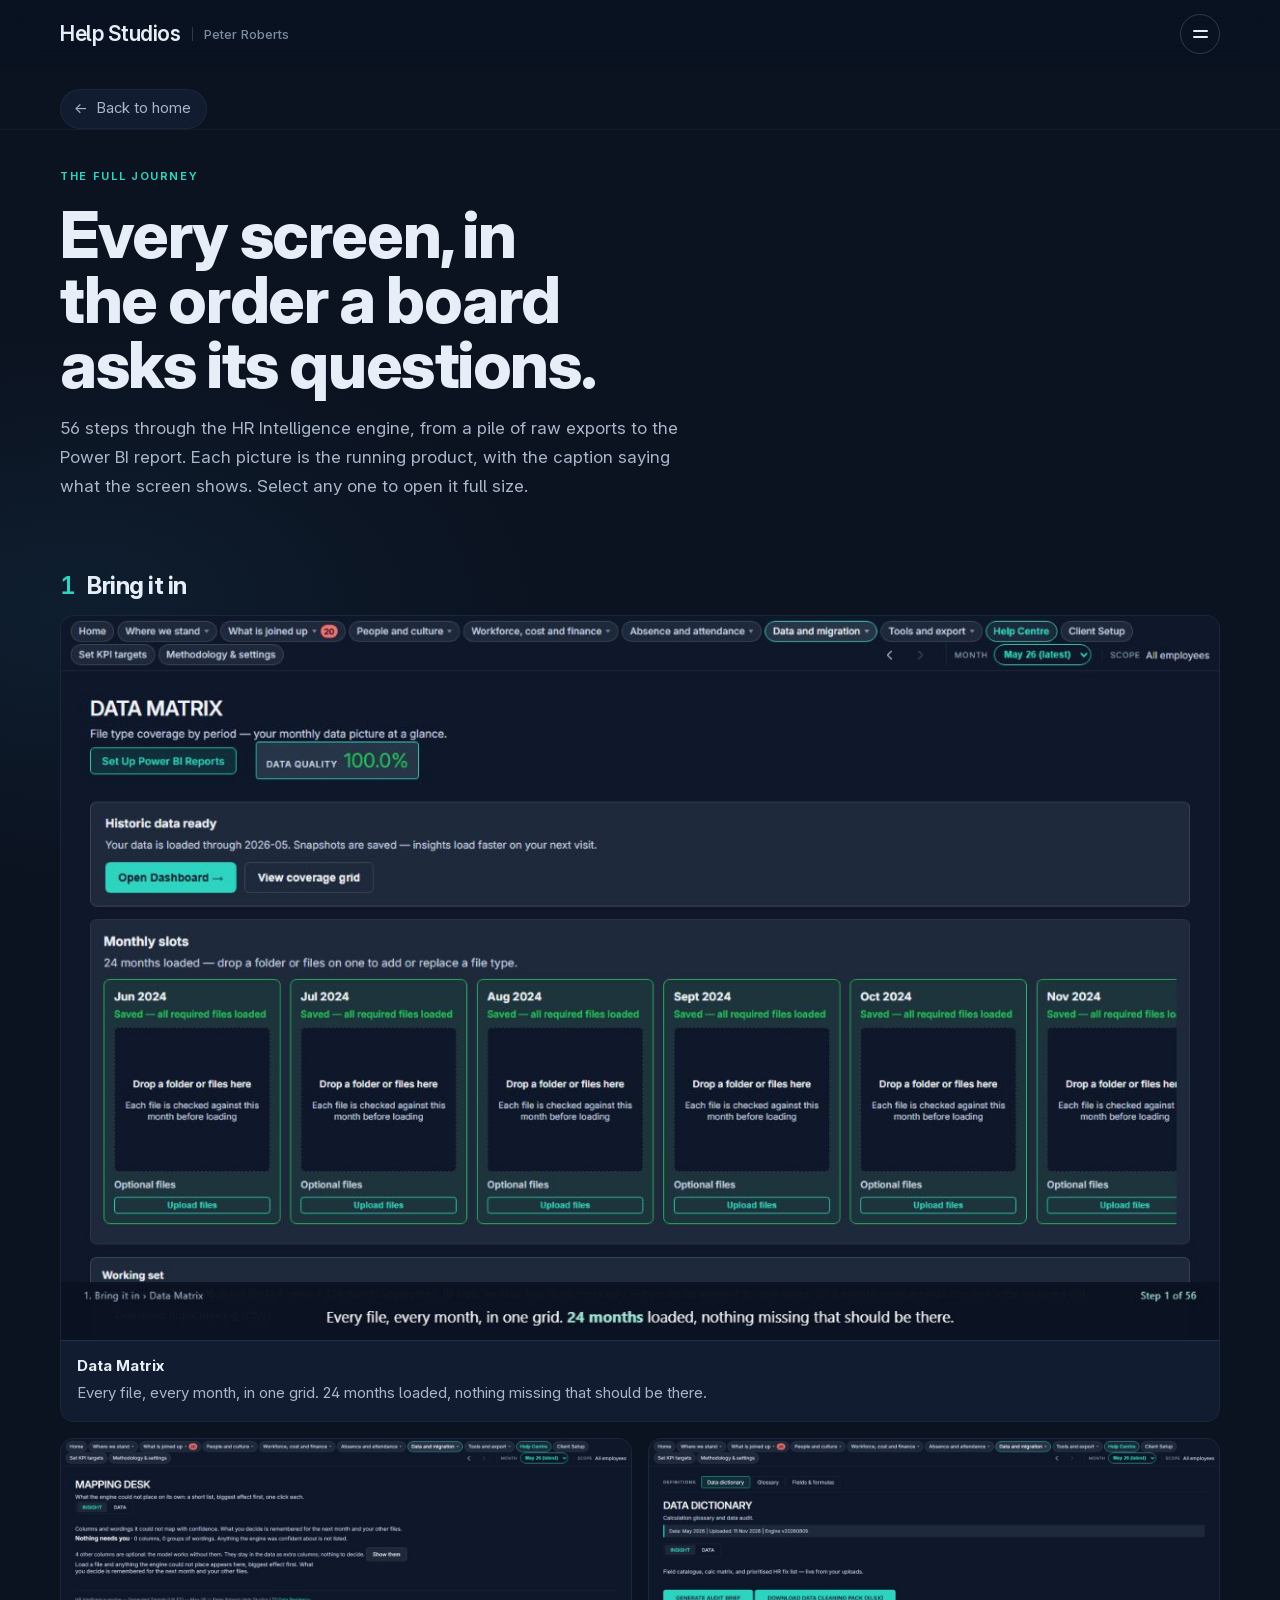
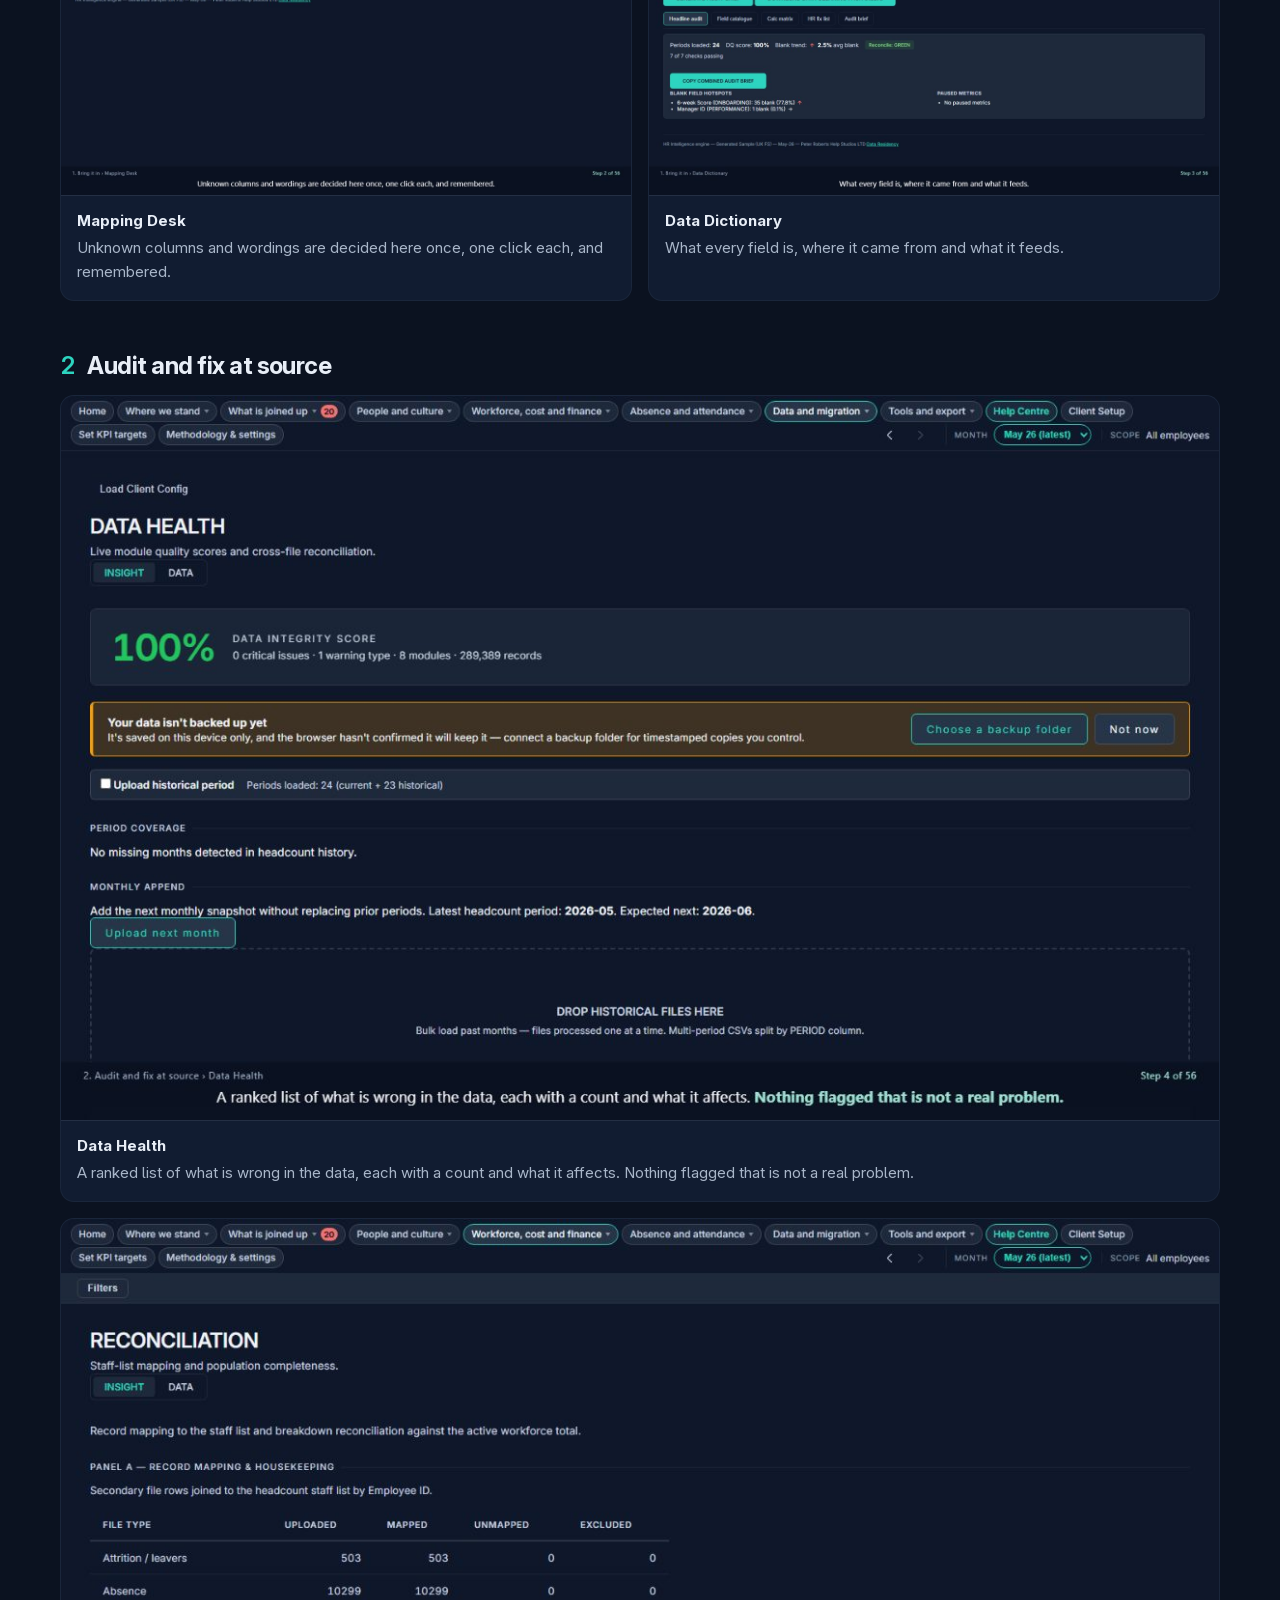
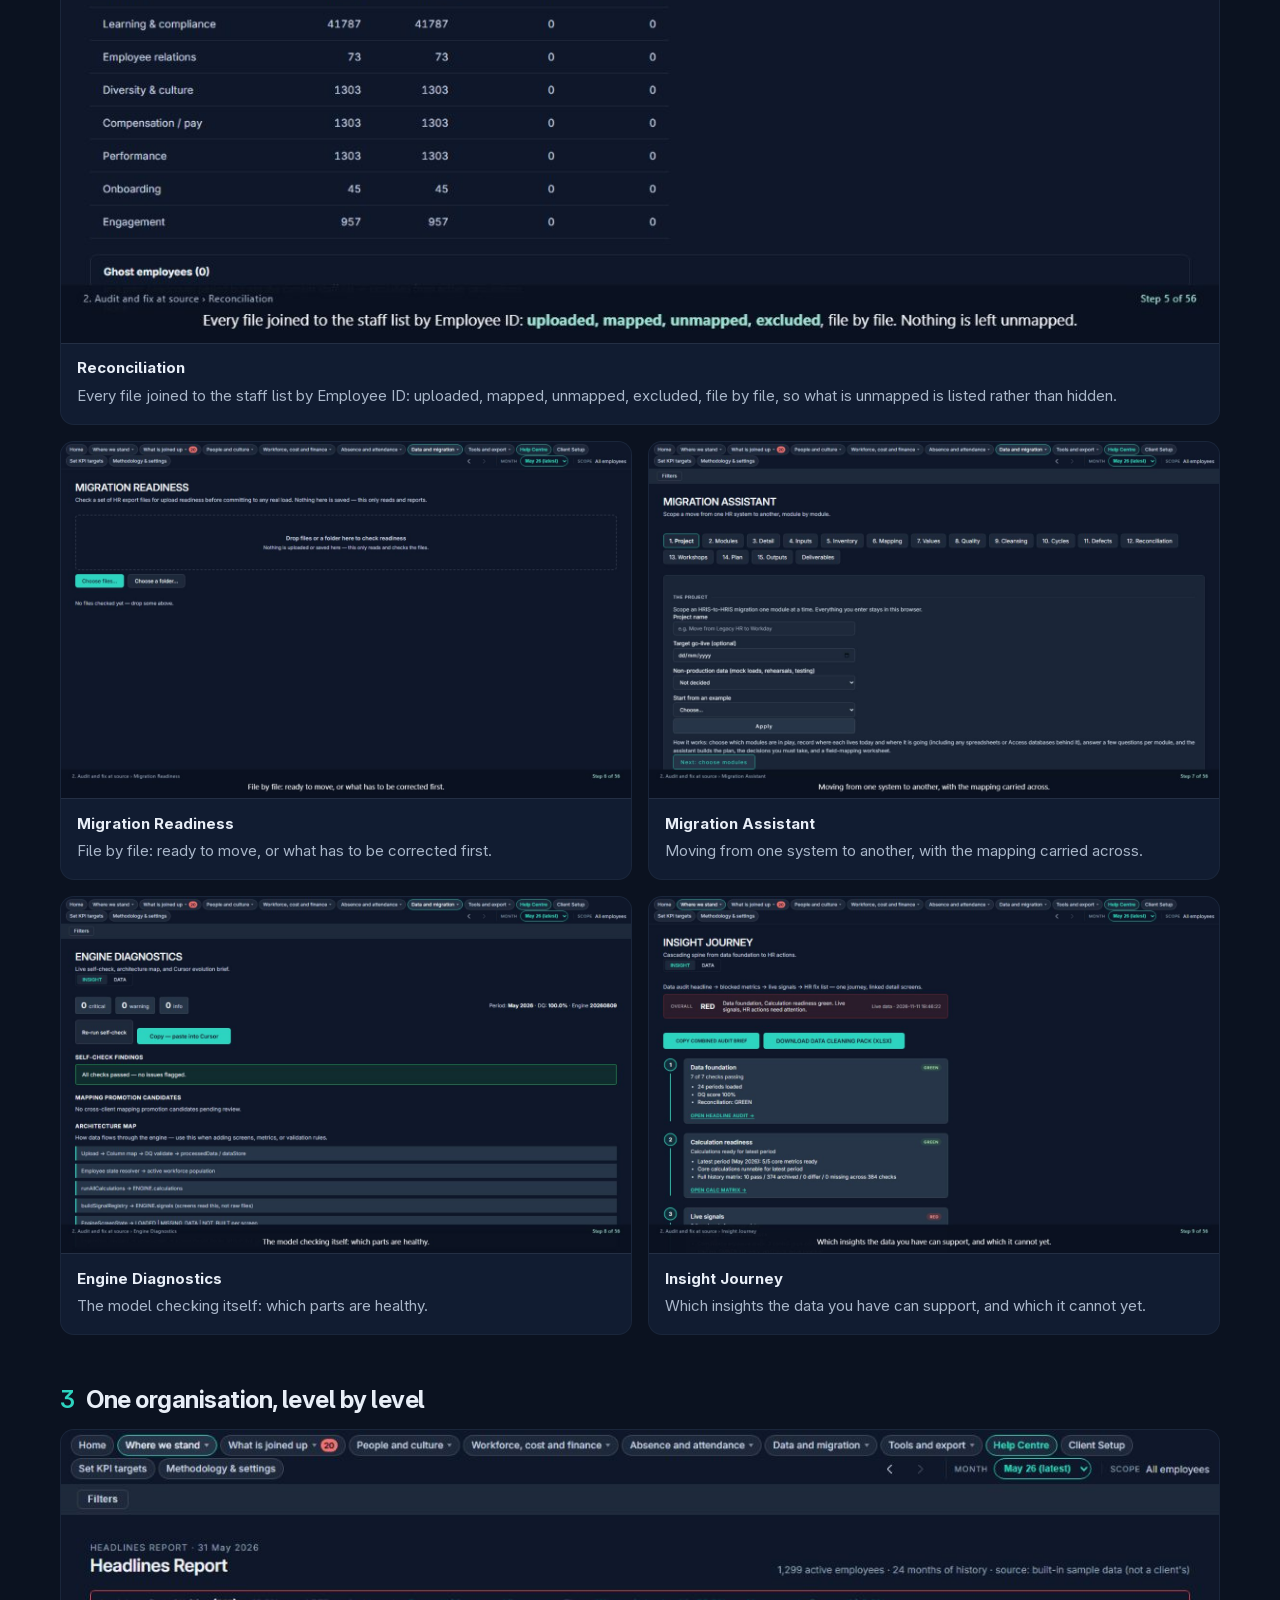
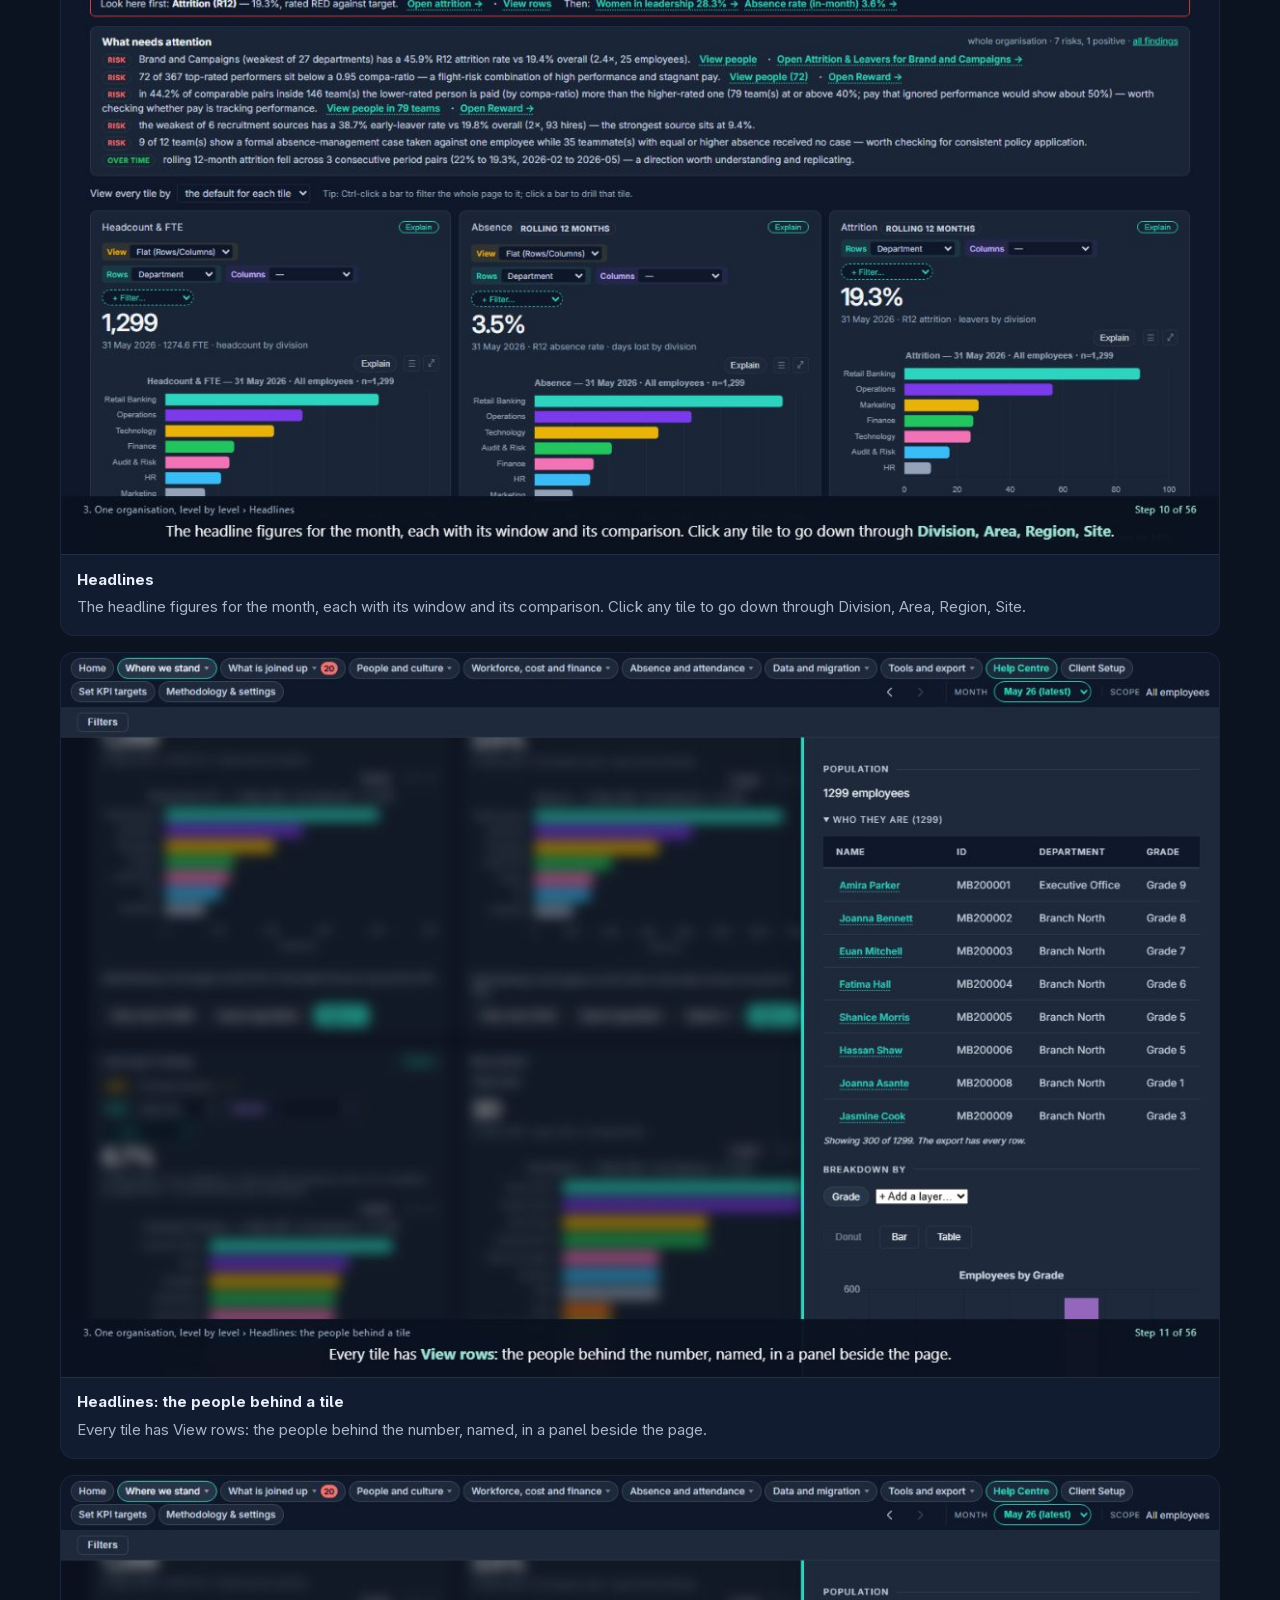
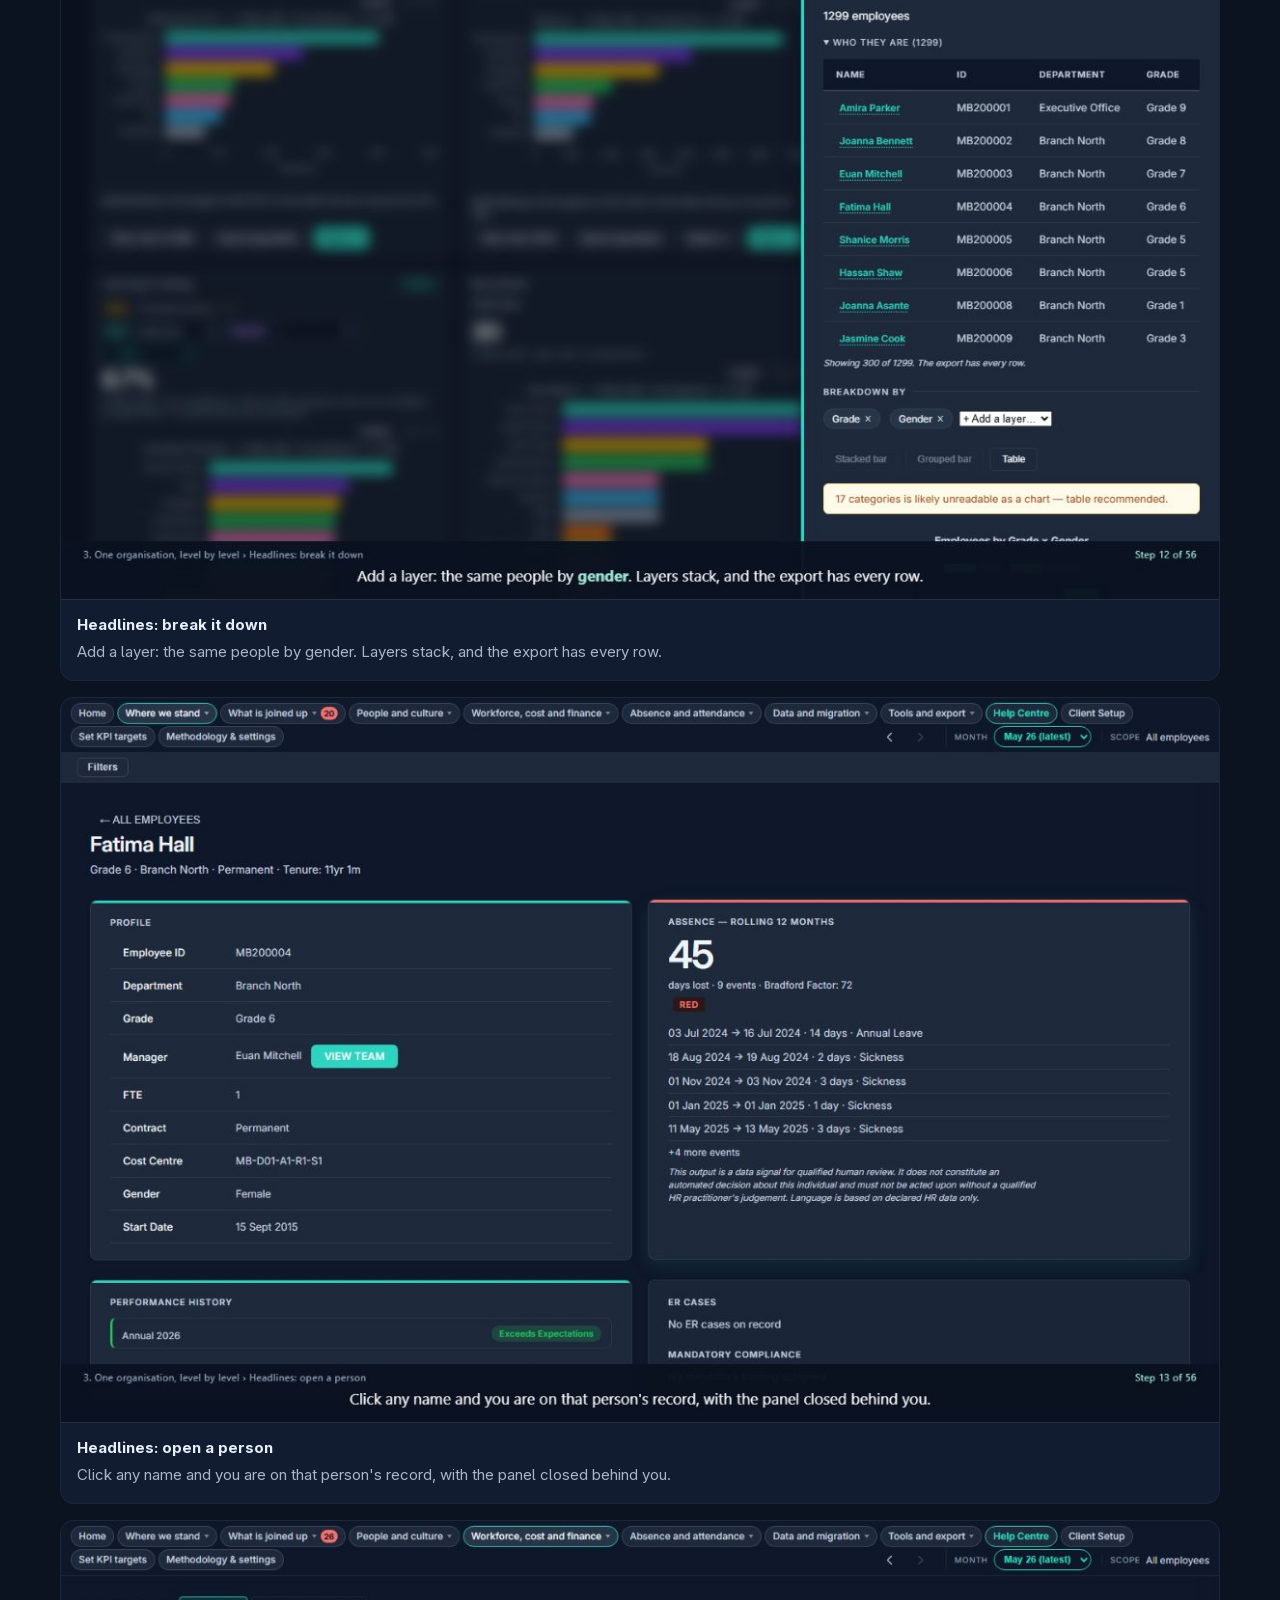
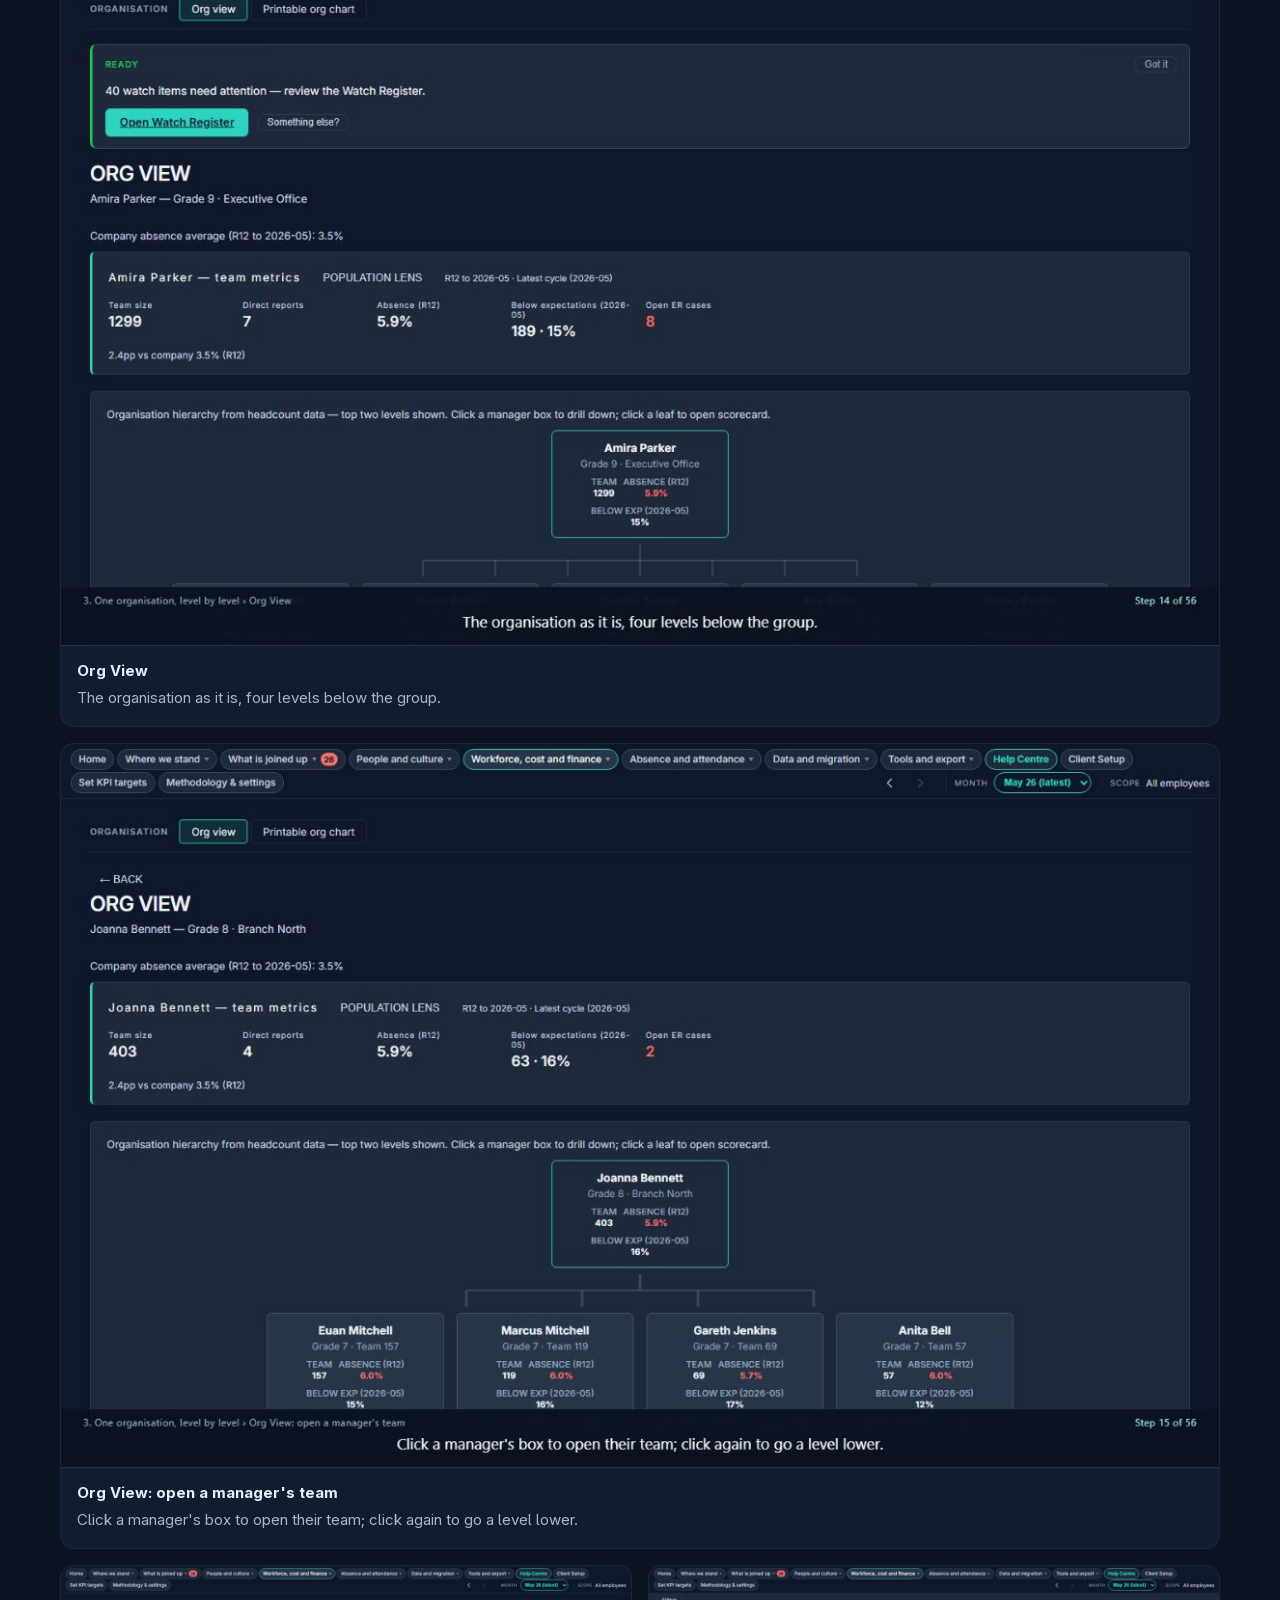
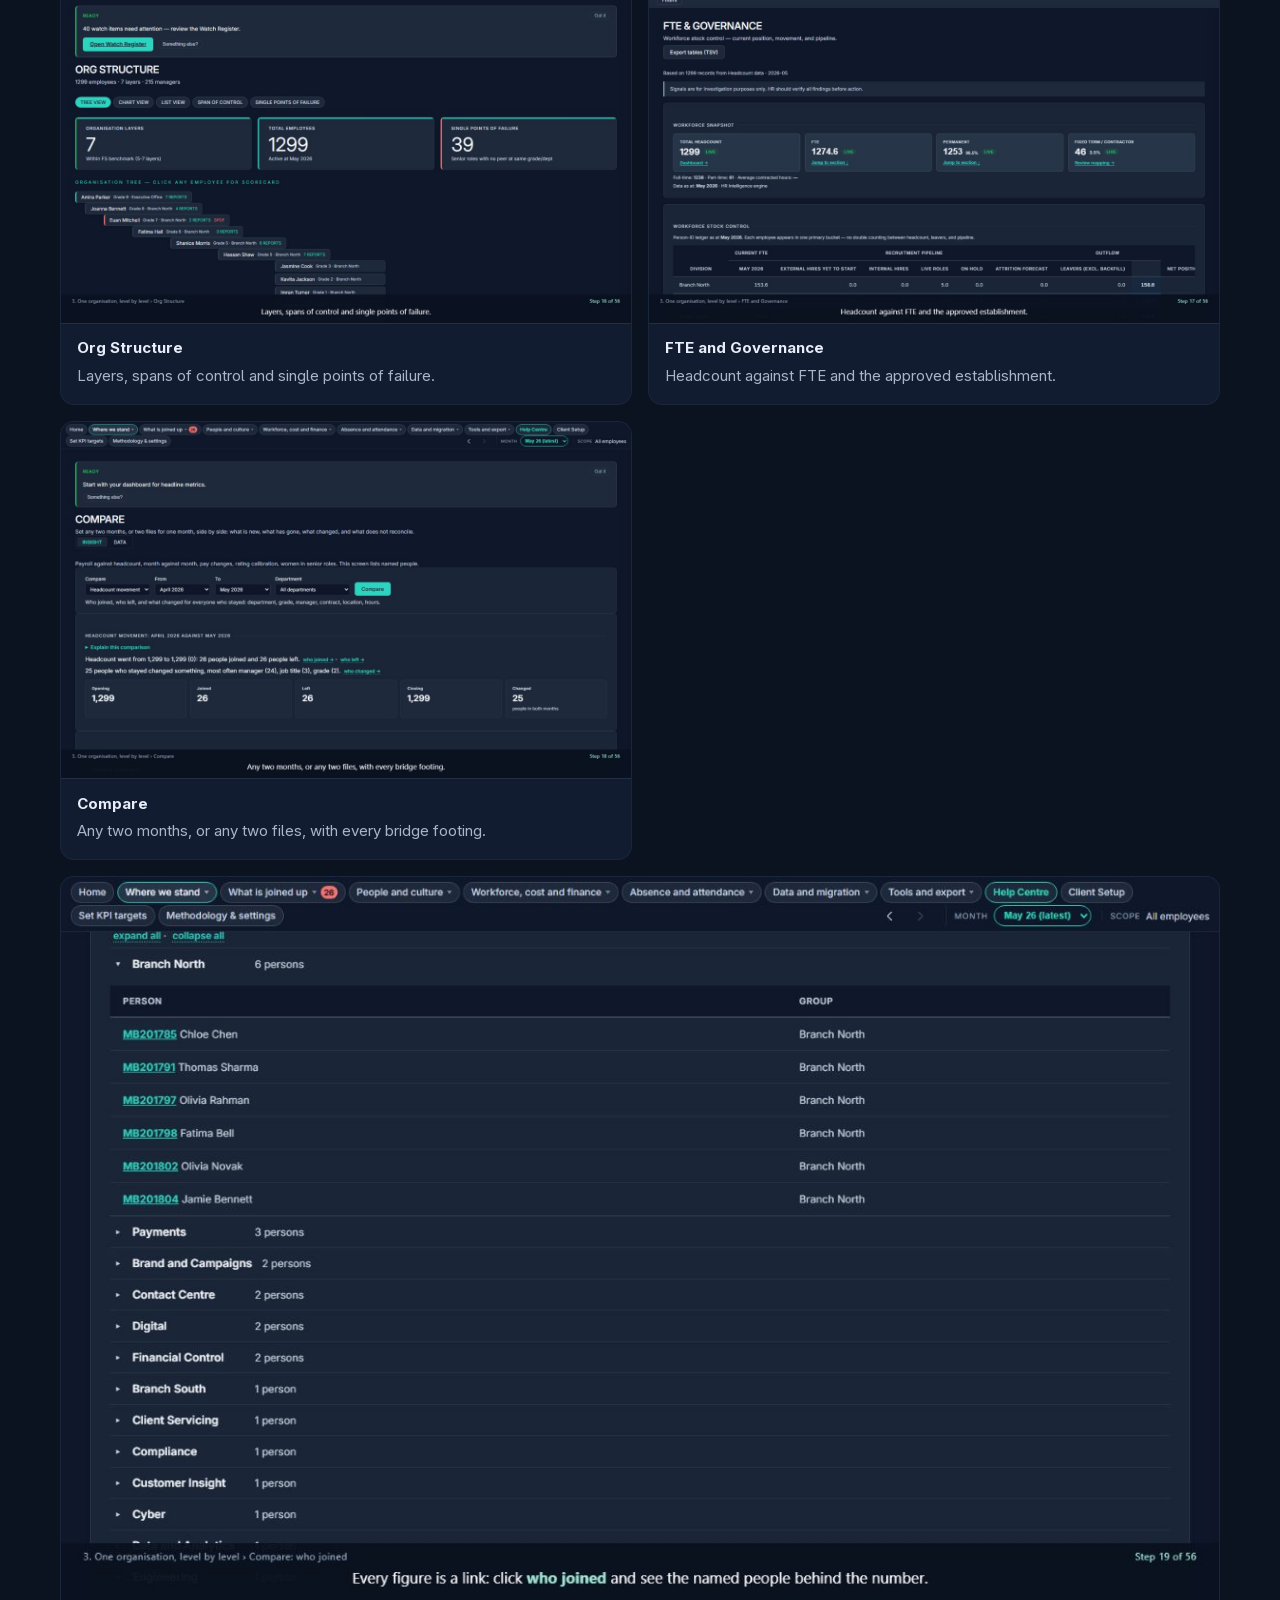
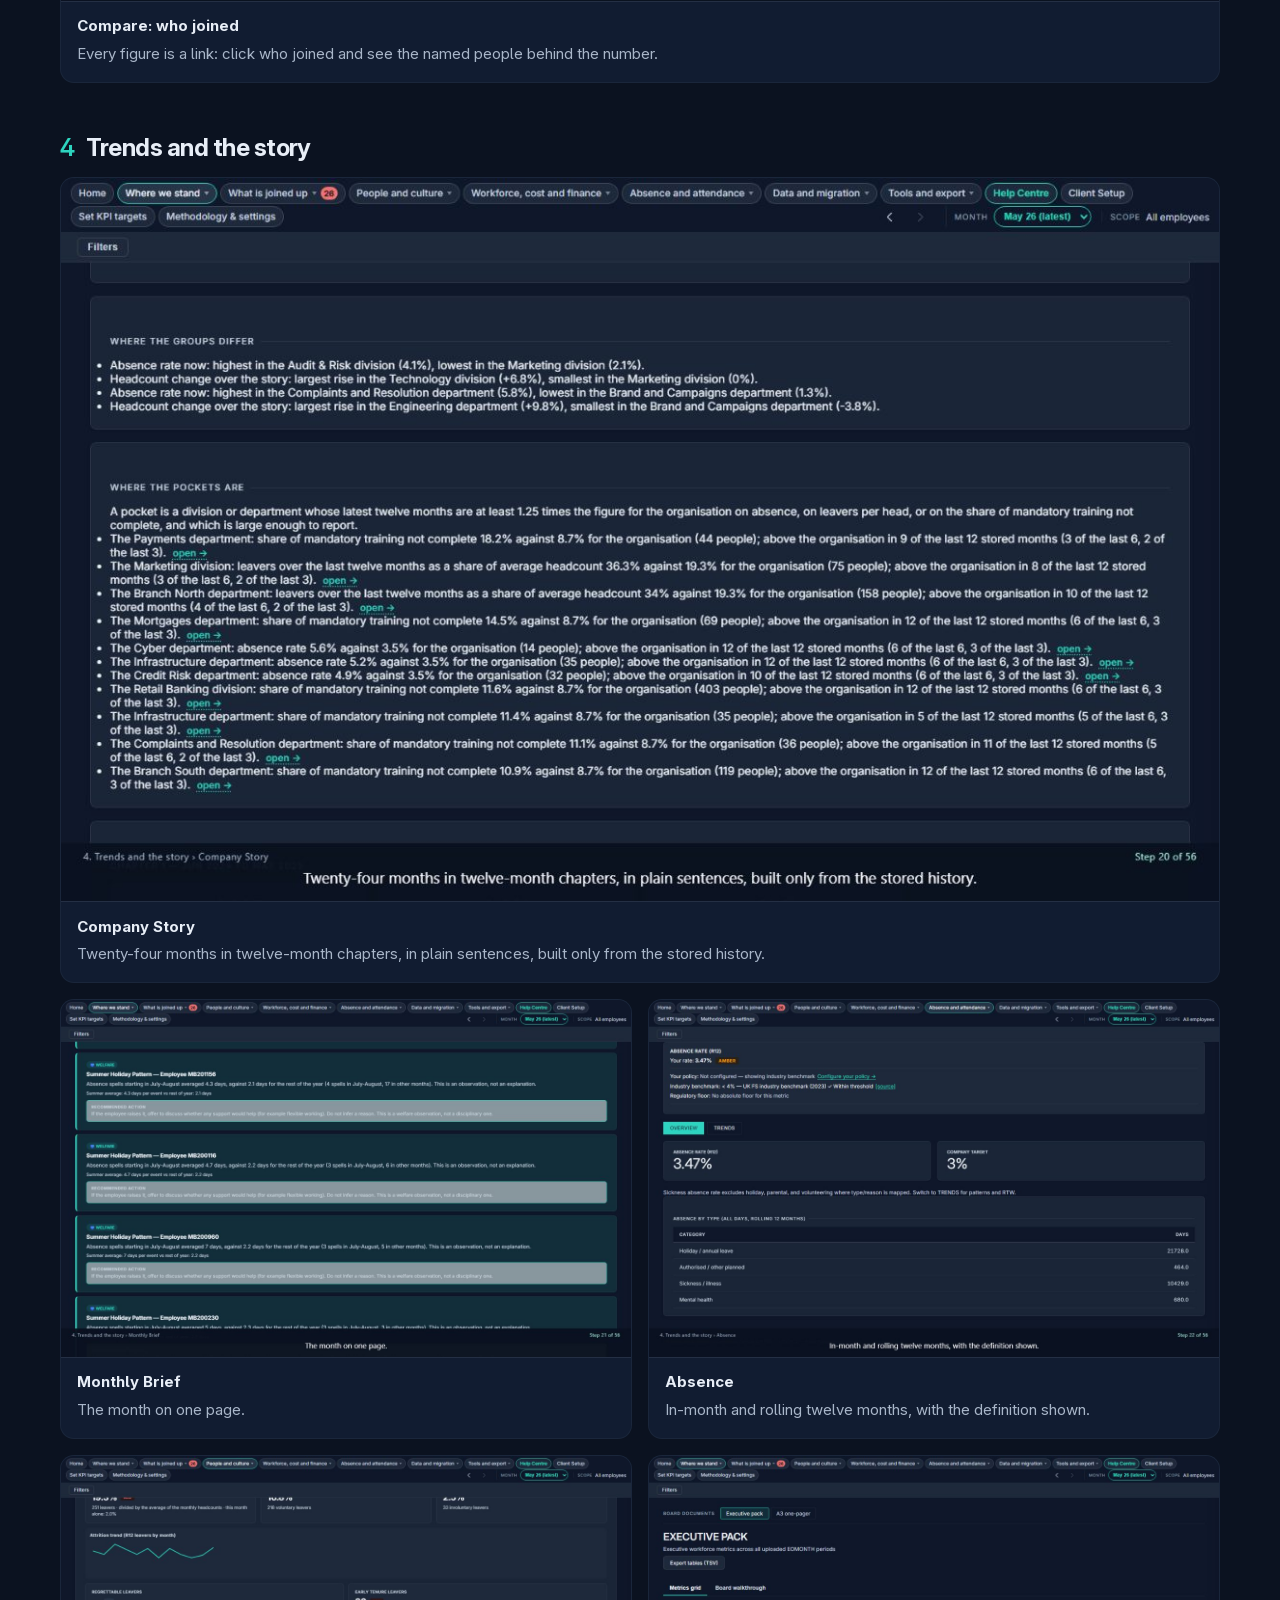
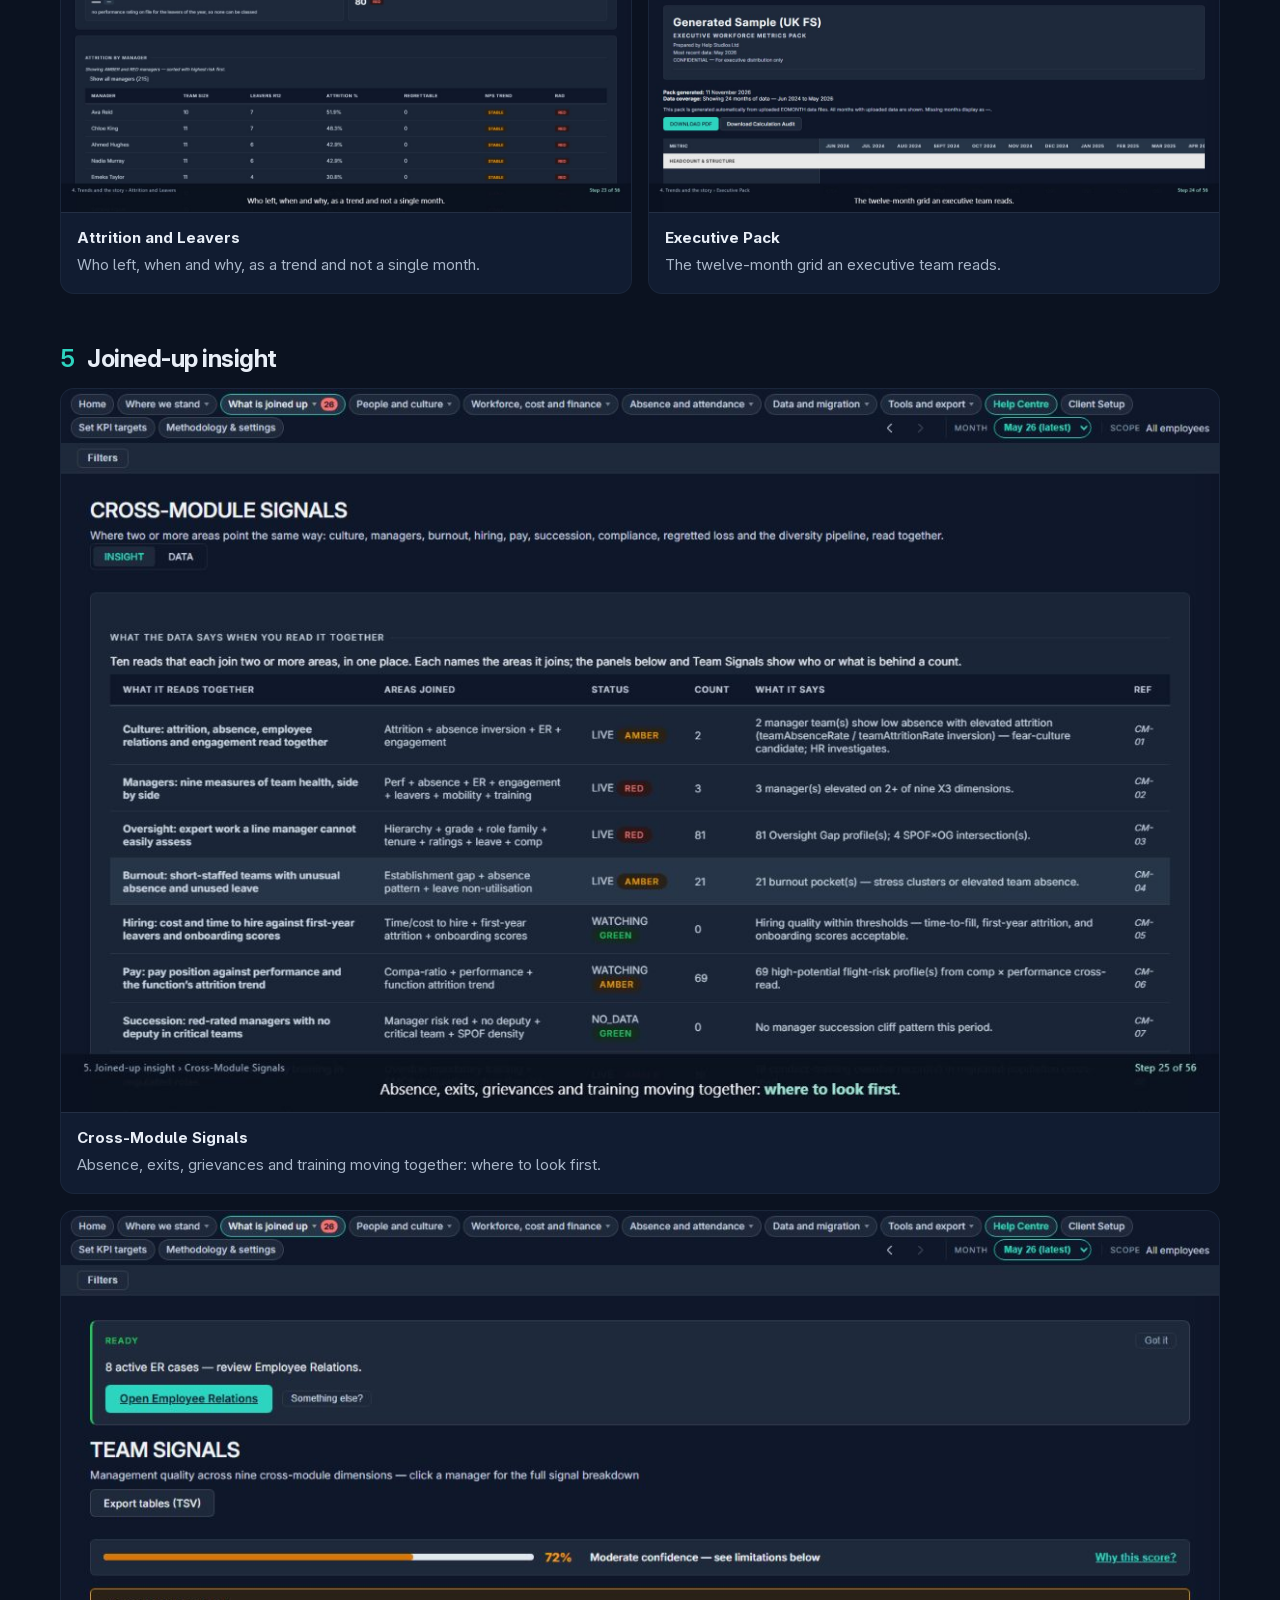
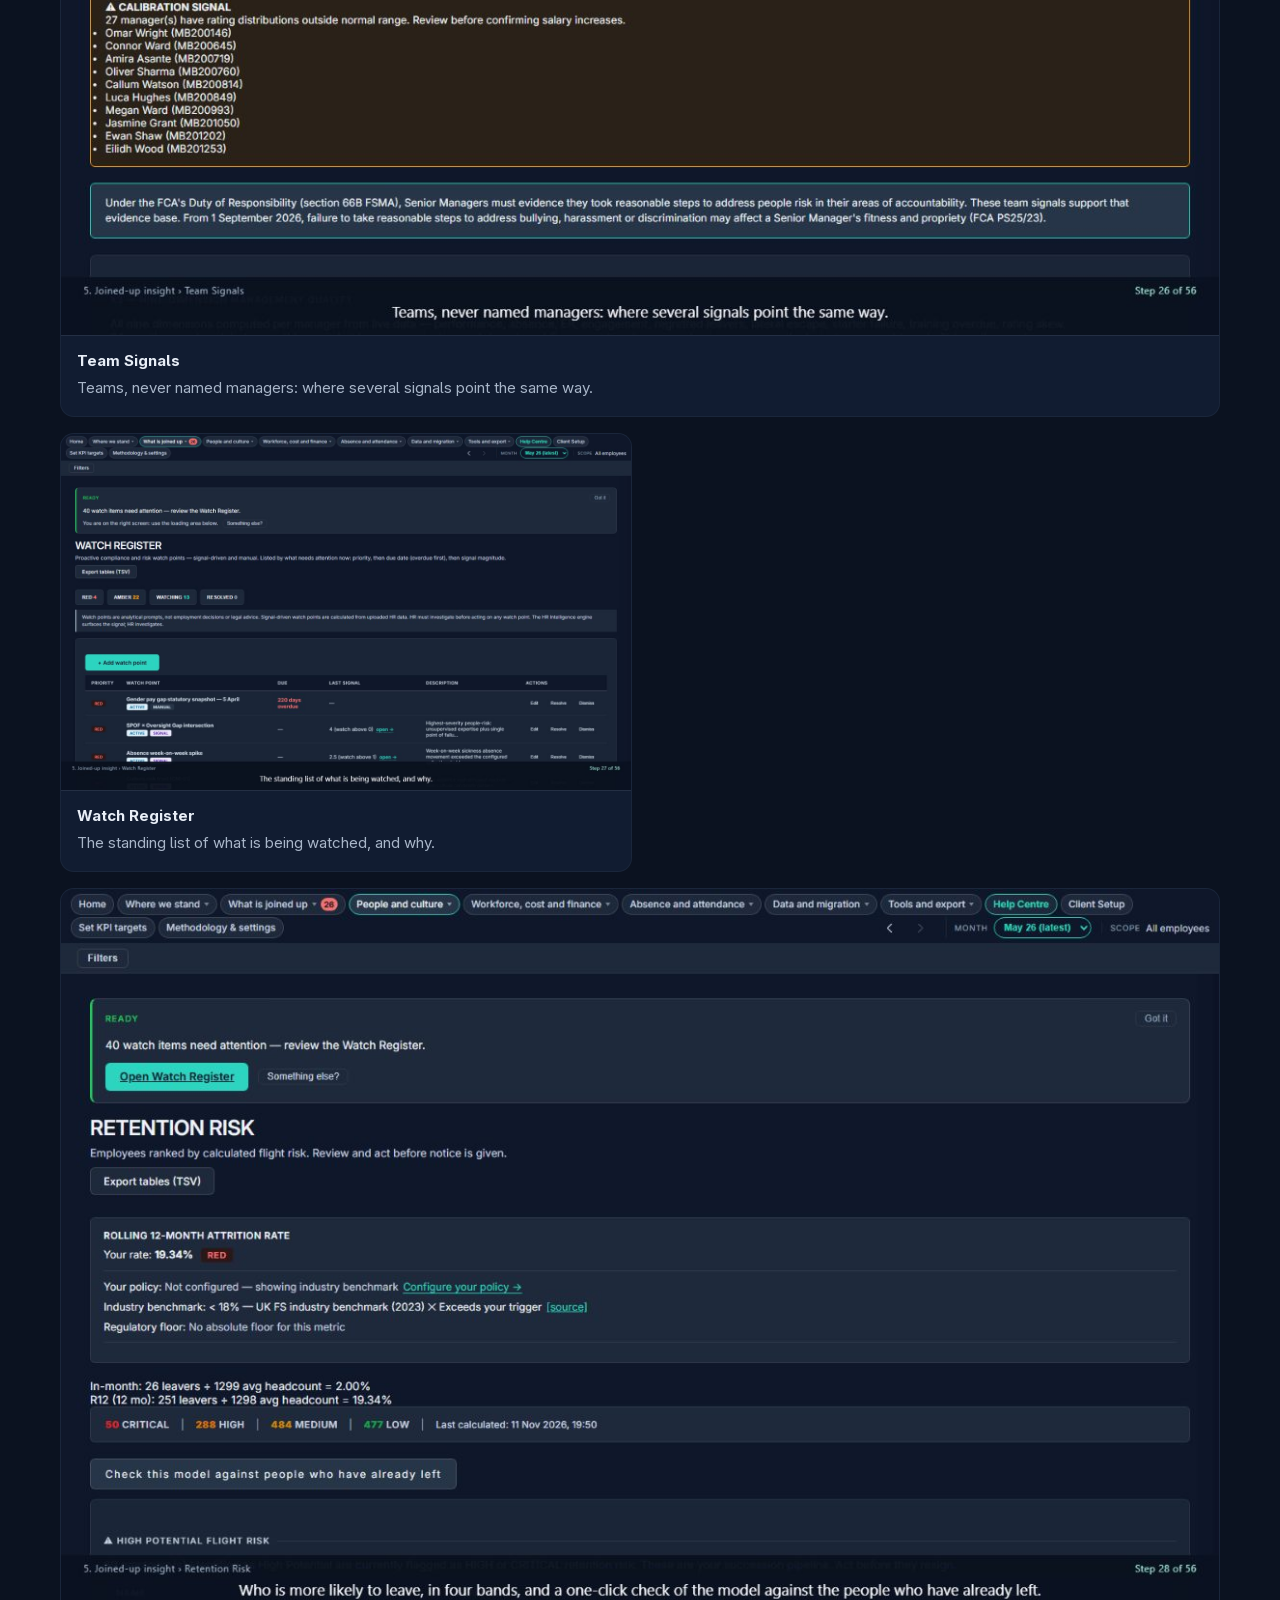
<file: journey.html>
<!DOCTYPE html>
<html lang='en-GB'>
<head>
  <meta charset='UTF-8'>
  <meta http-equiv='Content-Security-Policy' content="default-src 'none'; script-src 'self'; style-src 'self' 'unsafe-inline'; img-src 'self' data:; font-src 'self'; media-src 'self'; connect-src 'self'; form-action 'none'; base-uri 'none'; manifest-src 'self'">
  <meta name='referrer' content='strict-origin-when-cross-origin'>
  <meta name='viewport' content='width=device-width, initial-scale=1.0'>
  <title>The full journey, screen by screen - HR Intelligence engine | Help Studios</title>
  <meta name='description' content='Every screen of the HR Intelligence engine in the order a board asks its questions, captured from the running product on a synthetic organisation.'>
  <meta name='author' content='Help Studios Ltd'>
  <meta name='theme-color' content='#0b1220'>
  <meta name='color-scheme' content='dark light'>
  <link rel='canonical' href='https://help-studios.com/journey.html'>
  <meta property='og:type' content='website'>
  <meta property='og:site_name' content='Help Studios'>
  <meta property='og:locale' content='en_GB'>
  <meta property='og:url' content='https://help-studios.com/journey.html'>
  <meta property='og:title' content='The full journey - HR Intelligence engine'>
  <meta property='og:description' content='Every screen of the engine, in order, from raw exports to the Power BI report.'>
  <meta property='og:image' content='https://help-studios.com/assets/og-image.png'>
  <meta property='og:image:width' content='1200'>
  <meta property='og:image:height' content='630'>
  <meta name='twitter:card' content='summary_large_image'>
  <meta name='twitter:title' content='The full journey - HR Intelligence engine'>
  <meta name='twitter:description' content='Every screen of the engine, in order, from raw exports to the Power BI report.'>
  <meta name='twitter:image' content='https://help-studios.com/assets/og-image.png'>
  <link rel='icon' href='assets/favicon.svg' type='image/svg+xml'>
  <link rel='icon' href='assets/favicon-32.png' sizes='32x32' type='image/png'>
  <link rel='apple-touch-icon' href='assets/apple-touch-icon.png'>
  <link rel='preload' href='assets/fonts/InterVariable.woff2' as='font' type='font/woff2' crossorigin>
  <link rel='stylesheet' href='css/site.css'>
</head>
<body>
  <a class='skip-link' href='#main'>Skip to content</a>
  <header class='site-header' id='site-header'>
    <div class='wrap header-inner'>
      <a class='brand' href='index.html#top' aria-label='Help Studios, Peter Roberts, back to top'>
        <span class='brand-name'>Help Studios</span>
        <span class='brand-rule' aria-hidden='true'></span>
        <span class='brand-product'>Peter Roberts</span>
      </a>
      <button class='nav-toggle' id='nav-toggle' type='button' aria-expanded='false' aria-controls='site-nav'>
        <span class='nav-toggle-bars' aria-hidden='true'><span></span><span></span></span>
        <span class='visually-hidden'>Menu</span>
      </button>
      <nav class='site-nav' id='site-nav' aria-label='Primary'>
        <div class='nav-item nav-has-menu nav-hris'>
          <button class='nav-menu-toggle' type='button' aria-expanded='false' aria-haspopup='true' aria-controls='menu-hris'>HRIS migration <span class='nav-caret' aria-hidden='true'></span></button>
          <div class='nav-menu' id='menu-hris'>
            <ul class='nav-menu-list'>
              <li><a class='nav-menu-feature' href='hris-migration.html'><strong>HRIS migration</strong><span>Overview</span></a></li>
              <li><a href='hris-migration.html#end-to-end'>The migration, end to end</a></li>
              <li><a href='hris-migration.html#assistant'>The engine as my assistant</a></li>
              <li><a href='hris-migration.html#done'>Where I have done this</a></li>
            </ul>
          </div>
        </div>
        <div class='nav-item nav-has-menu nav-hrf'>
          <button class='nav-menu-toggle' type='button' aria-expanded='false' aria-haspopup='true' aria-controls='menu-hrf'>HR and Finance <span class='nav-caret' aria-hidden='true'></span></button>
          <div class='nav-menu' id='menu-hrf'>
            <ul class='nav-menu-list'>
              <li><a class='nav-menu-feature' href='hr-finance.html'><strong>HR and Finance</strong><span>Overview</span></a></li>
              <li><a href='hr-finance.html#how'>How I work</a></li>
              <li><a href='hr-finance.html#transactions'>Corporate change and transactions</a></li>
              <li><a href='hr-finance.html#track'>Where I have done this</a></li>
            </ul>
          </div>
        </div>
        <div class='nav-item nav-has-menu nav-mi'>
          <button class='nav-menu-toggle' type='button' aria-expanded='false' aria-haspopup='true' aria-controls='menu-mi'>People data and MI <span class='nav-caret' aria-hidden='true'></span></button>
          <div class='nav-menu' id='menu-mi'>
            <ul class='nav-menu-list'>
              <li><a class='nav-menu-feature' href='mi-transformation.html'><strong>People data and MI</strong><span>Overview</span></a></li>
              <li><a href='mi-transformation.html#ways'>Three ways of reporting</a></li>
              <li><a href='mi-transformation.html#linked'>Linked insight</a></li>
              <li><a href='mi-transformation.html#packs'>MI packs and data management</a></li>
              <li><a href='mi-transformation.html#lifecycle'>Across the lifecycle</a></li>
              <li><a href='mi-transformation.html#powerbi'>Export into Power BI</a></li>
            </ul>
          </div>
        </div>
        <div class='nav-item nav-has-menu nav-reg'>
          <button class='nav-menu-toggle' type='button' aria-expanded='false' aria-haspopup='true' aria-controls='menu-reg'>Regulatory reporting <span class='nav-caret' aria-hidden='true'></span></button>
          <div class='nav-menu' id='menu-reg'>
            <ul class='nav-menu-list'>
              <li><a class='nav-menu-feature' href='regulatory-reporting.html'><strong>Regulatory reporting</strong><span>Overview</span></a></li>
              <li><a href='regulatory-reporting.html#what'>What I report on</a></li>
              <li><a href='regulatory-reporting.html#proof'>In the engine</a></li>
            </ul>
          </div>
        </div>
        <div class='nav-item nav-has-menu nav-bsp'>
          <button class='nav-menu-toggle' type='button' aria-expanded='false' aria-haspopup='true' aria-controls='menu-bsp'>Bespoke models <span class='nav-caret' aria-hidden='true'></span></button>
          <div class='nav-menu' id='menu-bsp'>
            <ul class='nav-menu-list'>
              <li><a class='nav-menu-feature' href='bespoke-tools.html'><strong>Bespoke models</strong><span>Overview</span></a></li>
              <li><a href='bespoke-tools.html#build'>What I build</a></li>
              <li><a href='bespoke-tools.html#models'>Bespoke models</a></li>
              <li><a href='bespoke-tools.html#euc'>Spreadsheet models made fit</a></li>
              <li><a href='bespoke-tools.html#how'>How I build</a></li>
            </ul>
          </div>
        </div>
        <div class='nav-item nav-has-menu nav-engine'>
          <button class='nav-menu-toggle' type='button' aria-expanded='false' aria-haspopup='true' aria-controls='menu-engine'>The engine <span class='nav-caret' aria-hidden='true'></span></button>
          <div class='nav-menu' id='menu-engine'>
            <ul class='nav-menu-list'>
              <li><a class='nav-menu-feature' href='engine.html'><strong>The HR Intelligence engine</strong><span>An entire MI team, in one product</span></a></li>
              <li><a href='engine.html#tour'>Guided tour</a></li>
              <li><a href='journey.html'>The full journey, screen by screen</a></li>
              <li><a href='screenshots.html'>Screenshots of MI</a></li>
              <li><a href='powerbi.html'>Power BI compatibility</a></li>
              <li><a href='glossary.html'>Glossary of metrics</a></li>
              <li><a href='chart-library.html'>Chart library</a></li>
            </ul>
          </div>
        </div>
        <a href='about.html'>About</a>
        <a class='btn btn-primary btn-sm nav-cta' href='index.html#contact'>Contact me</a>
      </nav>
    </div>
  </header>
<main id='main'>
    <nav class='backbar' aria-label='Back'><div class='wrap'><a class='backlink' href='index.html'><span aria-hidden='true'>&larr;</span> Back to home</a></div></nav>
    <section class='section'>
      <div class='wrap'>
        <div class='section-head'>
          <p class='eyebrow'>The full journey</p>
          <h1 id='journey-title'>Every screen, in the order a board asks its questions.</h1>
          <p class='section-lede'>56 steps through the HR Intelligence engine, from a pile of raw exports to the Power BI report. Each picture is the running product, with the caption saying what the screen shows. Select any one to open it full size.</p>
        </div>
        <h2 class='journey-chapter'><span class='journey-chapter-no'>1</span> Bring it in</h2>
        <div class='shot-grid journey-grid'>
          <figure class='shot-card journey-card journey-story'>
            <button class='shot-open' type='button' aria-label='Open this screenshot full size'>
              <img src='assets/journey/01-data-matrix.jpg' alt='Data Matrix. Every file, every month, in one grid. 24 months loaded, nothing missing that should be there.' width='1200' height='750' loading='lazy' decoding='async'>
            </button>
            <figcaption><strong>Data Matrix</strong> Every file, every month, in one grid. 24 months loaded, nothing missing that should be there.</figcaption>
          </figure>
          <figure class='shot-card journey-card'>
            <button class='shot-open' type='button' aria-label='Open this screenshot full size'>
              <img src='assets/journey/02-mapping-desk.jpg' alt='Mapping Desk. Unknown columns and wordings are decided here once, one click each, and remembered.' width='1200' height='750' loading='lazy' decoding='async'>
            </button>
            <figcaption><strong>Mapping Desk</strong> Unknown columns and wordings are decided here once, one click each, and remembered.</figcaption>
          </figure>
          <figure class='shot-card journey-card'>
            <button class='shot-open' type='button' aria-label='Open this screenshot full size'>
              <img src='assets/journey/03-data-dictionary.jpg' alt='Data Dictionary. What every field is, where it came from and what it feeds.' width='1200' height='750' loading='lazy' decoding='async'>
            </button>
            <figcaption><strong>Data Dictionary</strong> What every field is, where it came from and what it feeds.</figcaption>
          </figure>
        </div>
        <h2 class='journey-chapter'><span class='journey-chapter-no'>2</span> Audit and fix at source</h2>
        <div class='shot-grid journey-grid'>
          <figure class='shot-card journey-card journey-story'>
            <button class='shot-open' type='button' aria-label='Open this screenshot full size'>
              <img src='assets/journey/04-data-health.jpg' alt='Data Health. A ranked list of what is wrong in the data, each with a count and what it affects. Nothing flagged that is not a real problem.' width='1200' height='750' loading='lazy' decoding='async'>
            </button>
            <figcaption><strong>Data Health</strong> A ranked list of what is wrong in the data, each with a count and what it affects. Nothing flagged that is not a real problem.</figcaption>
          </figure>
          <figure class='shot-card journey-card journey-story'>
            <button class='shot-open' type='button' aria-label='Open this screenshot full size'>
              <img src='assets/journey/05-reconciliation.jpg' alt='Reconciliation. Every file joined to the staff list by Employee ID: uploaded, mapped, unmapped, excluded, file by file, so what is unmapped is listed rather than hidden.' width='1200' height='750' loading='lazy' decoding='async'>
            </button>
            <figcaption><strong>Reconciliation</strong> Every file joined to the staff list by Employee ID: uploaded, mapped, unmapped, excluded, file by file, so what is unmapped is listed rather than hidden.</figcaption>
          </figure>
          <figure class='shot-card journey-card'>
            <button class='shot-open' type='button' aria-label='Open this screenshot full size'>
              <img src='assets/journey/06-migration-readiness.jpg' alt='Migration Readiness. File by file: ready to move, or what has to be corrected first.' width='1200' height='750' loading='lazy' decoding='async'>
            </button>
            <figcaption><strong>Migration Readiness</strong> File by file: ready to move, or what has to be corrected first.</figcaption>
          </figure>
          <figure class='shot-card journey-card'>
            <button class='shot-open' type='button' aria-label='Open this screenshot full size'>
              <img src='assets/journey/07-migration-assistant.jpg' alt='Migration Assistant. Moving from one system to another, with the mapping carried across.' width='1200' height='750' loading='lazy' decoding='async'>
            </button>
            <figcaption><strong>Migration Assistant</strong> Moving from one system to another, with the mapping carried across.</figcaption>
          </figure>
          <figure class='shot-card journey-card'>
            <button class='shot-open' type='button' aria-label='Open this screenshot full size'>
              <img src='assets/journey/08-engine-diagnostics.jpg' alt='Engine Diagnostics. The model checking itself: which parts are healthy.' width='1200' height='750' loading='lazy' decoding='async'>
            </button>
            <figcaption><strong>Engine Diagnostics</strong> The model checking itself: which parts are healthy.</figcaption>
          </figure>
          <figure class='shot-card journey-card'>
            <button class='shot-open' type='button' aria-label='Open this screenshot full size'>
              <img src='assets/journey/09-insight-journey.jpg' alt='Insight Journey. Which insights the data you have can support, and which it cannot yet.' width='1200' height='750' loading='lazy' decoding='async'>
            </button>
            <figcaption><strong>Insight Journey</strong> Which insights the data you have can support, and which it cannot yet.</figcaption>
          </figure>
        </div>
        <h2 class='journey-chapter'><span class='journey-chapter-no'>3</span> One organisation, level by level</h2>
        <div class='shot-grid journey-grid'>
          <figure class='shot-card journey-card journey-story'>
            <button class='shot-open' type='button' aria-label='Open this screenshot full size'>
              <img src='assets/journey/10-report-canvas.jpg' alt='Headlines. The headline figures for the month, each with its window and its comparison. Click any tile to go down through Division, Area, Region, Site.' width='1200' height='750' loading='lazy' decoding='async'>
            </button>
            <figcaption><strong>Headlines</strong> The headline figures for the month, each with its window and its comparison. Click any tile to go down through Division, Area, Region, Site.</figcaption>
          </figure>
          <figure class='shot-card journey-card journey-story'>
            <button class='shot-open' type='button' aria-label='Open this screenshot full size'>
              <img src='assets/journey/11-report-canvas.jpg' alt='Headlines: the people behind a tile. Every tile has View rows: the people behind the number, named, in a panel beside the page.' width='1200' height='750' loading='lazy' decoding='async'>
            </button>
            <figcaption><strong>Headlines: the people behind a tile</strong> Every tile has View rows: the people behind the number, named, in a panel beside the page.</figcaption>
          </figure>
          <figure class='shot-card journey-card journey-story'>
            <button class='shot-open' type='button' aria-label='Open this screenshot full size'>
              <img src='assets/journey/12-report-canvas.jpg' alt='Headlines: break it down. Add a layer: the same people by gender. Layers stack, and the export has every row.' width='1200' height='750' loading='lazy' decoding='async'>
            </button>
            <figcaption><strong>Headlines: break it down</strong> Add a layer: the same people by gender. Layers stack, and the export has every row.</figcaption>
          </figure>
          <figure class='shot-card journey-card journey-story'>
            <button class='shot-open' type='button' aria-label='Open this screenshot full size'>
              <img src='assets/journey/13-report-canvas.jpg' alt='Headlines: open a person. Click any name and you are on that person's record, with the panel closed behind you.' width='1200' height='750' loading='lazy' decoding='async'>
            </button>
            <figcaption><strong>Headlines: open a person</strong> Click any name and you are on that person's record, with the panel closed behind you.</figcaption>
          </figure>
          <figure class='shot-card journey-card journey-story'>
            <button class='shot-open' type='button' aria-label='Open this screenshot full size'>
              <img src='assets/journey/14-org-view.jpg' alt='Org View. The organisation as it is, four levels below the group.' width='1200' height='750' loading='lazy' decoding='async'>
            </button>
            <figcaption><strong>Org View</strong> The organisation as it is, four levels below the group.</figcaption>
          </figure>
          <figure class='shot-card journey-card journey-story'>
            <button class='shot-open' type='button' aria-label='Open this screenshot full size'>
              <img src='assets/journey/15-org-view.jpg' alt='Org View: open a manager's team. Click a manager's box to open their team; click again to go a level lower.' width='1200' height='750' loading='lazy' decoding='async'>
            </button>
            <figcaption><strong>Org View: open a manager's team</strong> Click a manager's box to open their team; click again to go a level lower.</figcaption>
          </figure>
          <figure class='shot-card journey-card'>
            <button class='shot-open' type='button' aria-label='Open this screenshot full size'>
              <img src='assets/journey/16-org-structure.jpg' alt='Org Structure. Layers, spans of control and single points of failure.' width='1200' height='750' loading='lazy' decoding='async'>
            </button>
            <figcaption><strong>Org Structure</strong> Layers, spans of control and single points of failure.</figcaption>
          </figure>
          <figure class='shot-card journey-card'>
            <button class='shot-open' type='button' aria-label='Open this screenshot full size'>
              <img src='assets/journey/17-fte-governance.jpg' alt='FTE and Governance. Headcount against FTE and the approved establishment.' width='1200' height='750' loading='lazy' decoding='async'>
            </button>
            <figcaption><strong>FTE and Governance</strong> Headcount against FTE and the approved establishment.</figcaption>
          </figure>
          <figure class='shot-card journey-card'>
            <button class='shot-open' type='button' aria-label='Open this screenshot full size'>
              <img src='assets/journey/18-compare.jpg' alt='Compare. Any two months, or any two files, with every bridge footing.' width='1200' height='750' loading='lazy' decoding='async'>
            </button>
            <figcaption><strong>Compare</strong> Any two months, or any two files, with every bridge footing.</figcaption>
          </figure>
          <figure class='shot-card journey-card journey-story'>
            <button class='shot-open' type='button' aria-label='Open this screenshot full size'>
              <img src='assets/journey/19-compare.jpg' alt='Compare: who joined. Every figure is a link: click who joined and see the named people behind the number.' width='1200' height='750' loading='lazy' decoding='async'>
            </button>
            <figcaption><strong>Compare: who joined</strong> Every figure is a link: click who joined and see the named people behind the number.</figcaption>
          </figure>
        </div>
        <h2 class='journey-chapter'><span class='journey-chapter-no'>4</span> Trends and the story</h2>
        <div class='shot-grid journey-grid'>
          <figure class='shot-card journey-card journey-story'>
            <button class='shot-open' type='button' aria-label='Open this screenshot full size'>
              <img src='assets/journey/20-company-story.jpg' alt='Company Story. Twenty-four months in twelve-month chapters, in plain sentences, built only from the stored history.' width='1200' height='750' loading='lazy' decoding='async'>
            </button>
            <figcaption><strong>Company Story</strong> Twenty-four months in twelve-month chapters, in plain sentences, built only from the stored history.</figcaption>
          </figure>
          <figure class='shot-card journey-card'>
            <button class='shot-open' type='button' aria-label='Open this screenshot full size'>
              <img src='assets/journey/21-monthly-brief.jpg' alt='Monthly Brief. The month on one page.' width='1200' height='750' loading='lazy' decoding='async'>
            </button>
            <figcaption><strong>Monthly Brief</strong> The month on one page.</figcaption>
          </figure>
          <figure class='shot-card journey-card'>
            <button class='shot-open' type='button' aria-label='Open this screenshot full size'>
              <img src='assets/journey/22-absence.jpg' alt='Absence. In-month and rolling twelve months, with the definition shown.' width='1200' height='750' loading='lazy' decoding='async'>
            </button>
            <figcaption><strong>Absence</strong> In-month and rolling twelve months, with the definition shown.</figcaption>
          </figure>
          <figure class='shot-card journey-card'>
            <button class='shot-open' type='button' aria-label='Open this screenshot full size'>
              <img src='assets/journey/23-attrition-leavers.jpg' alt='Attrition and Leavers. Who left, when and why, as a trend and not a single month.' width='1200' height='750' loading='lazy' decoding='async'>
            </button>
            <figcaption><strong>Attrition and Leavers</strong> Who left, when and why, as a trend and not a single month.</figcaption>
          </figure>
          <figure class='shot-card journey-card'>
            <button class='shot-open' type='button' aria-label='Open this screenshot full size'>
              <img src='assets/journey/24-executive-pack.jpg' alt='Executive Pack. The twelve-month grid an executive team reads.' width='1200' height='750' loading='lazy' decoding='async'>
            </button>
            <figcaption><strong>Executive Pack</strong> The twelve-month grid an executive team reads.</figcaption>
          </figure>
        </div>
        <h2 class='journey-chapter'><span class='journey-chapter-no'>5</span> Joined-up insight</h2>
        <div class='shot-grid journey-grid'>
          <figure class='shot-card journey-card journey-story'>
            <button class='shot-open' type='button' aria-label='Open this screenshot full size'>
              <img src='assets/journey/25-cross-module-signals.jpg' alt='Cross-Module Signals. Absence, exits, grievances and training moving together: where to look first.' width='1200' height='750' loading='lazy' decoding='async'>
            </button>
            <figcaption><strong>Cross-Module Signals</strong> Absence, exits, grievances and training moving together: where to look first.</figcaption>
          </figure>
          <figure class='shot-card journey-card journey-story'>
            <button class='shot-open' type='button' aria-label='Open this screenshot full size'>
              <img src='assets/journey/26-management-risk.jpg' alt='Team Signals. Teams, never named managers: where several signals point the same way.' width='1200' height='750' loading='lazy' decoding='async'>
            </button>
            <figcaption><strong>Team Signals</strong> Teams, never named managers: where several signals point the same way.</figcaption>
          </figure>
          <figure class='shot-card journey-card'>
            <button class='shot-open' type='button' aria-label='Open this screenshot full size'>
              <img src='assets/journey/27-watch-register.jpg' alt='Watch Register. The standing list of what is being watched, and why.' width='1200' height='750' loading='lazy' decoding='async'>
            </button>
            <figcaption><strong>Watch Register</strong> The standing list of what is being watched, and why.</figcaption>
          </figure>
          <figure class='shot-card journey-card journey-story'>
            <button class='shot-open' type='button' aria-label='Open this screenshot full size'>
              <img src='assets/journey/28-retention-risk.jpg' alt='Retention Risk. Who is more likely to leave, in four bands, and a one-click check of the model against the people who have already left.' width='1200' height='750' loading='lazy' decoding='async'>
            </button>
            <figcaption><strong>Retention Risk</strong> Who is more likely to leave, in four bands, and a one-click check of the model against the people who have already left.</figcaption>
          </figure>
          <figure class='shot-card journey-card'>
            <button class='shot-open' type='button' aria-label='Open this screenshot full size'>
              <img src='assets/journey/29-leaver-impact.jpg' alt='Leaver Impact. What one leaver does to a team: span, receivers, cover.' width='1200' height='750' loading='lazy' decoding='async'>
            </button>
            <figcaption><strong>Leaver Impact</strong> What one leaver does to a team: span, receivers, cover.</figcaption>
          </figure>
          <figure class='shot-card journey-card'>
            <button class='shot-open' type='button' aria-label='Open this screenshot full size'>
              <img src='assets/journey/30-employee-scorecard.jpg' alt='Employee Scorecard. One person across every file.' width='1200' height='750' loading='lazy' decoding='async'>
            </button>
            <figcaption><strong>Employee Scorecard</strong> One person across every file.</figcaption>
          </figure>
          <figure class='shot-card journey-card journey-story'>
            <button class='shot-open' type='button' aria-label='Open this screenshot full size'>
              <img src='assets/journey/31-absence-watch.jpg' alt='Absence Watch. Absence signals with their confidence stated, and 3 open absences to act on.' width='1200' height='750' loading='lazy' decoding='async'>
            </button>
            <figcaption><strong>Absence Watch</strong> Absence signals with their confidence stated, and 3 open absences to act on.</figcaption>
          </figure>
        </div>
        <h2 class='journey-chapter'><span class='journey-chapter-no'>6</span> The people lifecycle</h2>
        <div class='shot-grid journey-grid'>
          <figure class='shot-card journey-card journey-story'>
            <button class='shot-open' type='button' aria-label='Open this screenshot full size'>
              <img src='assets/journey/32-recruitment.jpg' alt='Recruitment. Open vacancies, time to fill and offer acceptance, on one page.' width='1200' height='750' loading='lazy' decoding='async'>
            </button>
            <figcaption><strong>Recruitment</strong> Open vacancies, time to fill and offer acceptance, on one page.</figcaption>
          </figure>
          <figure class='shot-card journey-card journey-story'>
            <button class='shot-open' type='button' aria-label='Open this screenshot full size'>
              <img src='assets/journey/33-recruitment.jpg' alt='Recruitment: by recruiter. The recruiter view: each recruiter's speed, acceptance and whose hires stay.' width='1200' height='750' loading='lazy' decoding='async'>
            </button>
            <figcaption><strong>Recruitment: by recruiter</strong> The recruiter view: each recruiter's speed, acceptance and whose hires stay.</figcaption>
          </figure>
          <figure class='shot-card journey-card'>
            <button class='shot-open' type='button' aria-label='Open this screenshot full size'>
              <img src='assets/journey/34-onboarding.jpg' alt='Onboarding. New starters: completion and the six-week check.' width='1200' height='750' loading='lazy' decoding='async'>
            </button>
            <figcaption><strong>Onboarding</strong> New starters: completion and the six-week check.</figcaption>
          </figure>
          <figure class='shot-card journey-card'>
            <button class='shot-open' type='button' aria-label='Open this screenshot full size'>
              <img src='assets/journey/35-learning-compliance.jpg' alt='Learning and Compliance. Mandatory training compliance and training delivered.' width='1200' height='750' loading='lazy' decoding='async'>
            </button>
            <figcaption><strong>Learning and Compliance</strong> Mandatory training compliance and training delivered.</figcaption>
          </figure>
          <figure class='shot-card journey-card'>
            <button class='shot-open' type='button' aria-label='Open this screenshot full size'>
              <img src='assets/journey/36-performance.jpg' alt='Performance. Ratings, calibration and the spread.' width='1200' height='750' loading='lazy' decoding='async'>
            </button>
            <figcaption><strong>Performance</strong> Ratings, calibration and the spread.</figcaption>
          </figure>
          <figure class='shot-card journey-card'>
            <button class='shot-open' type='button' aria-label='Open this screenshot full size'>
              <img src='assets/journey/37-reward.jpg' alt='Reward. Pay against the band, and the compa-ratio.' width='1200' height='750' loading='lazy' decoding='async'>
            </button>
            <figcaption><strong>Reward</strong> Pay against the band, and the compa-ratio.</figcaption>
          </figure>
          <figure class='shot-card journey-card journey-story'>
            <button class='shot-open' type='button' aria-label='Open this screenshot full size'>
              <img src='assets/journey/38-nine-boxer.jpg' alt='9-Boxer. A calibration workbook goes out and comes back: the grid draws itself from the ratings in it, and marks the two boxes where WHAT and HOW disagree.' width='1200' height='750' loading='lazy' decoding='async'>
            </button>
            <figcaption><strong>9-Boxer</strong> A calibration workbook goes out and comes back: the grid draws itself from the ratings in it, and marks the two boxes where WHAT and HOW disagree.</figcaption>
          </figure>
          <figure class='shot-card journey-card'>
            <button class='shot-open' type='button' aria-label='Open this screenshot full size'>
              <img src='assets/journey/39-top-talent.jpg' alt='Top Talent. Who is in the top boxes, and what they are paid.' width='1200' height='750' loading='lazy' decoding='async'>
            </button>
            <figcaption><strong>Top Talent</strong> Who is in the top boxes, and what they are paid.</figcaption>
          </figure>
          <figure class='shot-card journey-card'>
            <button class='shot-open' type='button' aria-label='Open this screenshot full size'>
              <img src='assets/journey/40-engagement.jpg' alt='Engagement. Survey results by group, with the small-group floor applied.' width='1200' height='750' loading='lazy' decoding='async'>
            </button>
            <figcaption><strong>Engagement</strong> Survey results by group, with the small-group floor applied.</figcaption>
          </figure>
          <figure class='shot-card journey-card journey-story'>
            <button class='shot-open' type='button' aria-label='Open this screenshot full size'>
              <img src='assets/journey/41-survey-desk.jpg' alt='Survey Desk. Load the answers file and where to look first appears: what people say, by group, turned into leads.' width='1200' height='750' loading='lazy' decoding='async'>
            </button>
            <figcaption><strong>Survey Desk</strong> Load the answers file and where to look first appears: what people say, by group, turned into leads.</figcaption>
          </figure>
          <figure class='shot-card journey-card'>
            <button class='shot-open' type='button' aria-label='Open this screenshot full size'>
              <img src='assets/journey/42-exit-surveys.jpg' alt='Exit Surveys. Why people say they left.' width='1200' height='750' loading='lazy' decoding='async'>
            </button>
            <figcaption><strong>Exit Surveys</strong> Why people say they left.</figcaption>
          </figure>
          <figure class='shot-card journey-card'>
            <button class='shot-open' type='button' aria-label='Open this screenshot full size'>
              <img src='assets/journey/43-employee-relations.jpg' alt='Employee Relations. Cases, types and how long they stay open.' width='1200' height='750' loading='lazy' decoding='async'>
            </button>
            <figcaption><strong>Employee Relations</strong> Cases, types and how long they stay open.</figcaption>
          </figure>
        </div>
        <h2 class='journey-chapter'><span class='journey-chapter-no'>7</span> Inclusion and pay</h2>
        <div class='shot-grid journey-grid'>
          <figure class='shot-card journey-card journey-story'>
            <button class='shot-open' type='button' aria-label='Open this screenshot full size'>
              <img src='assets/journey/44-culture-diversity.jpg' alt='Culture and Diversity. Women in leadership by division and grade, with the base stated.' width='1200' height='750' loading='lazy' decoding='async'>
            </button>
            <figcaption><strong>Culture and Diversity</strong> Women in leadership by division and grade, with the base stated.</figcaption>
          </figure>
          <figure class='shot-card journey-card journey-story'>
            <button class='shot-open' type='button' aria-label='Open this screenshot full size'>
              <img src='assets/journey/45-pay-equity.jpg' alt='Pay Equity. The statutory pay gap and the gap within role side by side: the company-wide figure, and what is left once role is taken out.' width='1200' height='750' loading='lazy' decoding='async'>
            </button>
            <figcaption><strong>Pay Equity</strong> The statutory pay gap and the gap within role side by side: the company-wide figure, and what is left once role is taken out.</figcaption>
          </figure>
          <figure class='shot-card journey-card'>
            <button class='shot-open' type='button' aria-label='Open this screenshot full size'>
              <img src='assets/journey/46-reports-statutory.jpg' alt='Statutory Returns. The returns the organisation has to make.' width='1200' height='750' loading='lazy' decoding='async'>
            </button>
            <figcaption><strong>Statutory Returns</strong> The returns the organisation has to make.</figcaption>
          </figure>
        </div>
        <h2 class='journey-chapter'><span class='journey-chapter-no'>8</span> Attendance and wellbeing</h2>
        <div class='shot-grid journey-grid'>
          <figure class='shot-card journey-card journey-story'>
            <button class='shot-open' type='button' aria-label='Open this screenshot full size'>
              <img src='assets/journey/47-reports-open-absences.jpg' alt='Open Absences. Everyone still off, worst first, counted to the end of the month: two open over 200 days, a long-term risk to review.' width='1200' height='750' loading='lazy' decoding='async'>
            </button>
            <figcaption><strong>Open Absences</strong> Everyone still off, worst first, counted to the end of the month: two open over 200 days, a long-term risk to review.</figcaption>
          </figure>
          <figure class='shot-card journey-card'>
            <button class='shot-open' type='button' aria-label='Open this screenshot full size'>
              <img src='assets/journey/48-reports-long-term-absence.jpg' alt='Long-Term Absence. Every long-term spell: working days lost, whether an ER case is open, and an estimate of the cost of exposure.' width='1200' height='750' loading='lazy' decoding='async'>
            </button>
            <figcaption><strong>Long-Term Absence</strong> Every long-term spell: working days lost, whether an ER case is open, and an estimate of the cost of exposure.</figcaption>
          </figure>
          <figure class='shot-card journey-card'>
            <button class='shot-open' type='button' aria-label='Open this screenshot full size'>
              <img src='assets/journey/49-leave-balance.jpg' alt='Leave Balance. Leave taken and what is carried over.' width='1200' height='750' loading='lazy' decoding='async'>
            </button>
            <figcaption><strong>Leave Balance</strong> Leave taken and what is carried over.</figcaption>
          </figure>
          <figure class='shot-card journey-card'>
            <button class='shot-open' type='button' aria-label='Open this screenshot full size'>
              <img src='assets/journey/50-holiday-fairness.jpg' alt='Holiday by Group. Whether holiday is being taken evenly across groups.' width='1200' height='750' loading='lazy' decoding='async'>
            </button>
            <figcaption><strong>Holiday by Group</strong> Whether holiday is being taken evenly across groups.</figcaption>
          </figure>
        </div>
        <h2 class='journey-chapter'><span class='journey-chapter-no'>9</span> Explore and export</h2>
        <div class='shot-grid journey-grid'>
          <figure class='shot-card journey-card journey-story'>
            <button class='shot-open' type='button' aria-label='Open this screenshot full size'>
              <img src='assets/journey/51-pivot-explorer.jpg' alt='Cross-Domain Explorer. Slice anything by anything.' width='1200' height='750' loading='lazy' decoding='async'>
            </button>
            <figcaption><strong>Cross-Domain Explorer</strong> Slice anything by anything.</figcaption>
          </figure>
          <figure class='shot-card journey-card'>
            <button class='shot-open' type='button' aria-label='Open this screenshot full size'>
              <img src='assets/journey/52-insight-questions.jpg' alt='Ask HR Intelligence. Ask in plain words; the answer comes with its working.' width='1200' height='750' loading='lazy' decoding='async'>
            </button>
            <figcaption><strong>Ask HR Intelligence</strong> Ask in plain words; the answer comes with its working.</figcaption>
          </figure>
          <figure class='shot-card journey-card'>
            <button class='shot-open' type='button' aria-label='Open this screenshot full size'>
              <img src='assets/journey/53-ai-briefing.jpg' alt='AI Briefing. A briefing written locally from the figures, with every number audited.' width='1200' height='750' loading='lazy' decoding='async'>
            </button>
            <figcaption><strong>AI Briefing</strong> A briefing written locally from the figures, with every number audited.</figcaption>
          </figure>
          <figure class='shot-card journey-card'>
            <button class='shot-open' type='button' aria-label='Open this screenshot full size'>
              <img src='assets/journey/54-chart-studio.jpg' alt='Chart Studio. Build any chart from the model.' width='1200' height='750' loading='lazy' decoding='async'>
            </button>
            <figcaption><strong>Chart Studio</strong> Build any chart from the model.</figcaption>
          </figure>
          <figure class='shot-card journey-card'>
            <button class='shot-open' type='button' aria-label='Open this screenshot full size'>
              <img src='assets/journey/55-reports-future-leavers.jpg' alt='Future Leavers. Who is on the way out, by when.' width='1200' height='750' loading='lazy' decoding='async'>
            </button>
            <figcaption><strong>Future Leavers</strong> Who is on the way out, by when.</figcaption>
          </figure>
        </div>
        <h2 class='journey-chapter'><span class='journey-chapter-no'>10</span> Power BI</h2>
        <div class='shot-grid journey-grid'>
          <figure class='shot-card journey-card journey-story'>
            <button class='shot-open' type='button' aria-label='Open this screenshot full size'>
              <img src='assets/journey/56-pick-a-division-its-bars-light-up.jpg' alt='Power BI: pick a division and its bars light up. Pick a division in Power BI and its bars light up in both charts while the other six dim, so you see at once where it sits against the rest. The cards and both trend lines follow, and so do the year and month. Every figure is the engine's own; nothing is recalculated.' width='1200' height='750' loading='lazy' decoding='async'>
            </button>
            <figcaption><strong>Power BI: pick a division and its bars light up</strong> Pick a division in Power BI and its bars light up in both charts while the other six dim, so you see at once where it sits against the rest. The cards and both trend lines follow, and so do the year and month. Every figure is the engine's own; nothing is recalculated.</figcaption>
          </figure>
        </div>
        <p class='section-note'>Demo data: Meridian Bank 2 is a synthetic organisation, built to show every screen working. No real person, client or organisation appears in it.</p>
      </div>
    </section>
</main>
  <footer class='site-footer'>
    <div class='wrap footer-inner'>
      <div class='footer-brand'>
        <span class='brand-name'>Help Studios</span>
        <span class='brand-product'>Peter Roberts</span>
      </div>
      <nav class='footer-nav' aria-label='Site'>
        <div class='footer-nav-group'>
          <h2 class='footer-nav-label'>Work with me</h2>
          <ul>
            <li><a href='index.html#what-i-do'>What I do</a></li>
            <li><a href='hris-migration.html'>HRIS migration</a></li>
            <li><a href='hr-finance.html'>HR and Finance alignment</a></li>
            <li><a href='mi-transformation.html'>People data and MI</a></li>
            <li><a href='regulatory-reporting.html'>Regulatory reporting</a></li>
            <li><a href='bespoke-tools.html'>Data transformation and bespoke models</a></li>
            <li><a href='mi-transformation.html#lifecycle'>HR lifecycle</a></li>
            <li><a href='about.html'>About</a></li>
            <li><a href='index.html#contact'>Contact</a></li>
            <li><a href='privacy.html'>Privacy</a></li>
          </ul>
        </div>
        <div class='footer-nav-group'>
          <h2 class='footer-nav-label'>HR Intelligence engine</h2>
          <ul>
            <li><a href='engine.html'>Why I built it</a></li>
            <li><a href='engine.html'>What it does</a></li>
            <li><a href='mi-transformation.html#linked'>Linked insight</a></li>
            <li><a href='screenshots.html'>Screenshots of MI</a></li>
              <li><a href='journey.html'>The full journey, screen by screen</a></li>
            <li><a href='powerbi.html'>Power BI compatibility</a></li>
            <li><a href='glossary.html'>Glossary of metrics</a></li>
              <li><a href='chart-library.html'>Chart library</a></li>
          </ul>
        </div>
        <div class='footer-nav-group'>
          <h2 class='footer-nav-label'>Proof</h2>
          <ul>
            <li><a href='engine.html#how'>How it reads files</a></li>
          </ul>
        </div>
        <div class='footer-nav-group footer-nav-lifecycle'>
          <h2 class='footer-nav-label'>HR lifecycle</h2>
<!-- lifecycle-nav:start (generated by tools/build-lifecycle.js from data/lifecycle.json; do not edit) -->
          <ul class="nav-menu-list nav-menu-cols">
            <li><a href="index.html#lifecycle-recruit" data-stage="recruit">Attract and recruit</a></li>
            <li><a href="index.html#lifecycle-onboard" data-stage="onboard">Onboard</a></li>
            <li><a href="index.html#lifecycle-learn" data-stage="learn">Learn and develop</a></li>
            <li><a href="index.html#lifecycle-perform" data-stage="perform">Perform and calibrate</a></li>
            <li><a href="index.html#lifecycle-reward" data-stage="reward">Reward and recognise</a></li>
            <li><a href="index.html#lifecycle-engage" data-stage="engage">Engage and listen</a></li>
            <li><a href="index.html#lifecycle-inclusion" data-stage="inclusion">Diversity and inclusion</a></li>
            <li><a href="index.html#lifecycle-attend" data-stage="attend">Attendance and wellbeing</a></li>
            <li><a href="index.html#lifecycle-relations" data-stage="relations">Employee relations</a></li>
            <li><a href="index.html#lifecycle-succession" data-stage="succession">Talent and succession</a></li>
            <li><a href="index.html#lifecycle-retain" data-stage="retain">Retain</a></li>
            <li><a href="index.html#lifecycle-exit" data-stage="exit">Exit</a></li>
            <li><a href="index.html#lifecycle-foundation" data-stage="foundation">Core HR and finance</a></li>
          </ul>
          <!-- lifecycle-nav:end -->
        </div>
      </nav>
      <p class='footer-legal'>
        HR Intelligence surfaces signals for human investigation. It does not provide legal,
        tax, or employment advice, and it does not make automated employment decisions.
        Figures shown in the product are calculated from the files you upload and from the
        thresholds you set in Client Setup &mdash; never from baked-in benchmarks.
      </p>
      <div class='footer-meta'>
        <span>&copy; <span id='year'>2026</span> Help Studios Ltd</span>
        <span class='footer-dot' aria-hidden='true'>&middot;</span>
        <span>Wirral, UK</span>
        <span class='footer-dot' aria-hidden='true'>&middot;</span>
        <a href='index.html#contact'>Contact us</a>
      </div>
    </div>
  </footer>
  <div class='lightbox' id='lightbox' role='dialog' aria-modal='true' aria-label='Product screenshot' aria-hidden='true'>
    <button class='lightbox-close' id='lightbox-close' type='button' aria-label='Close screenshot'>&times;</button>
    <img alt=''>
  </div>
  <script src='js/site.js'></script>
</body>
</html>
</file>
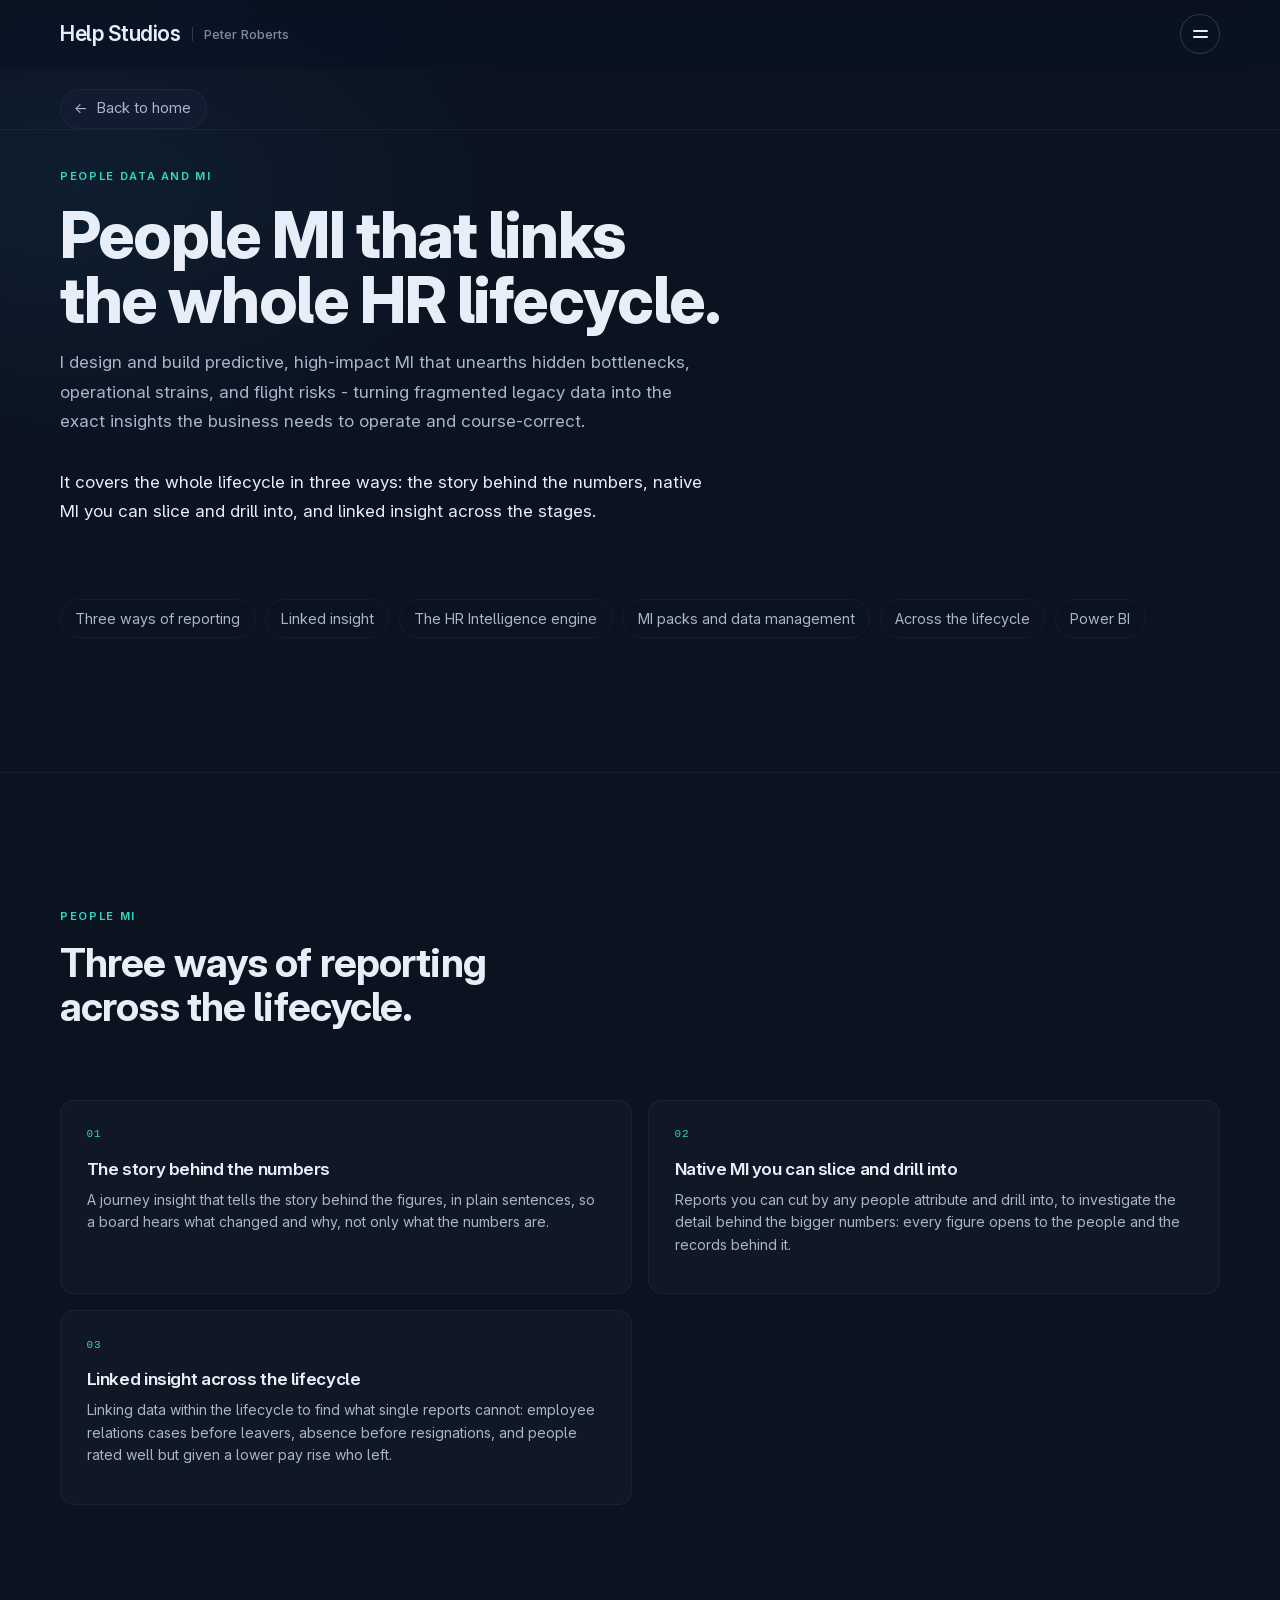
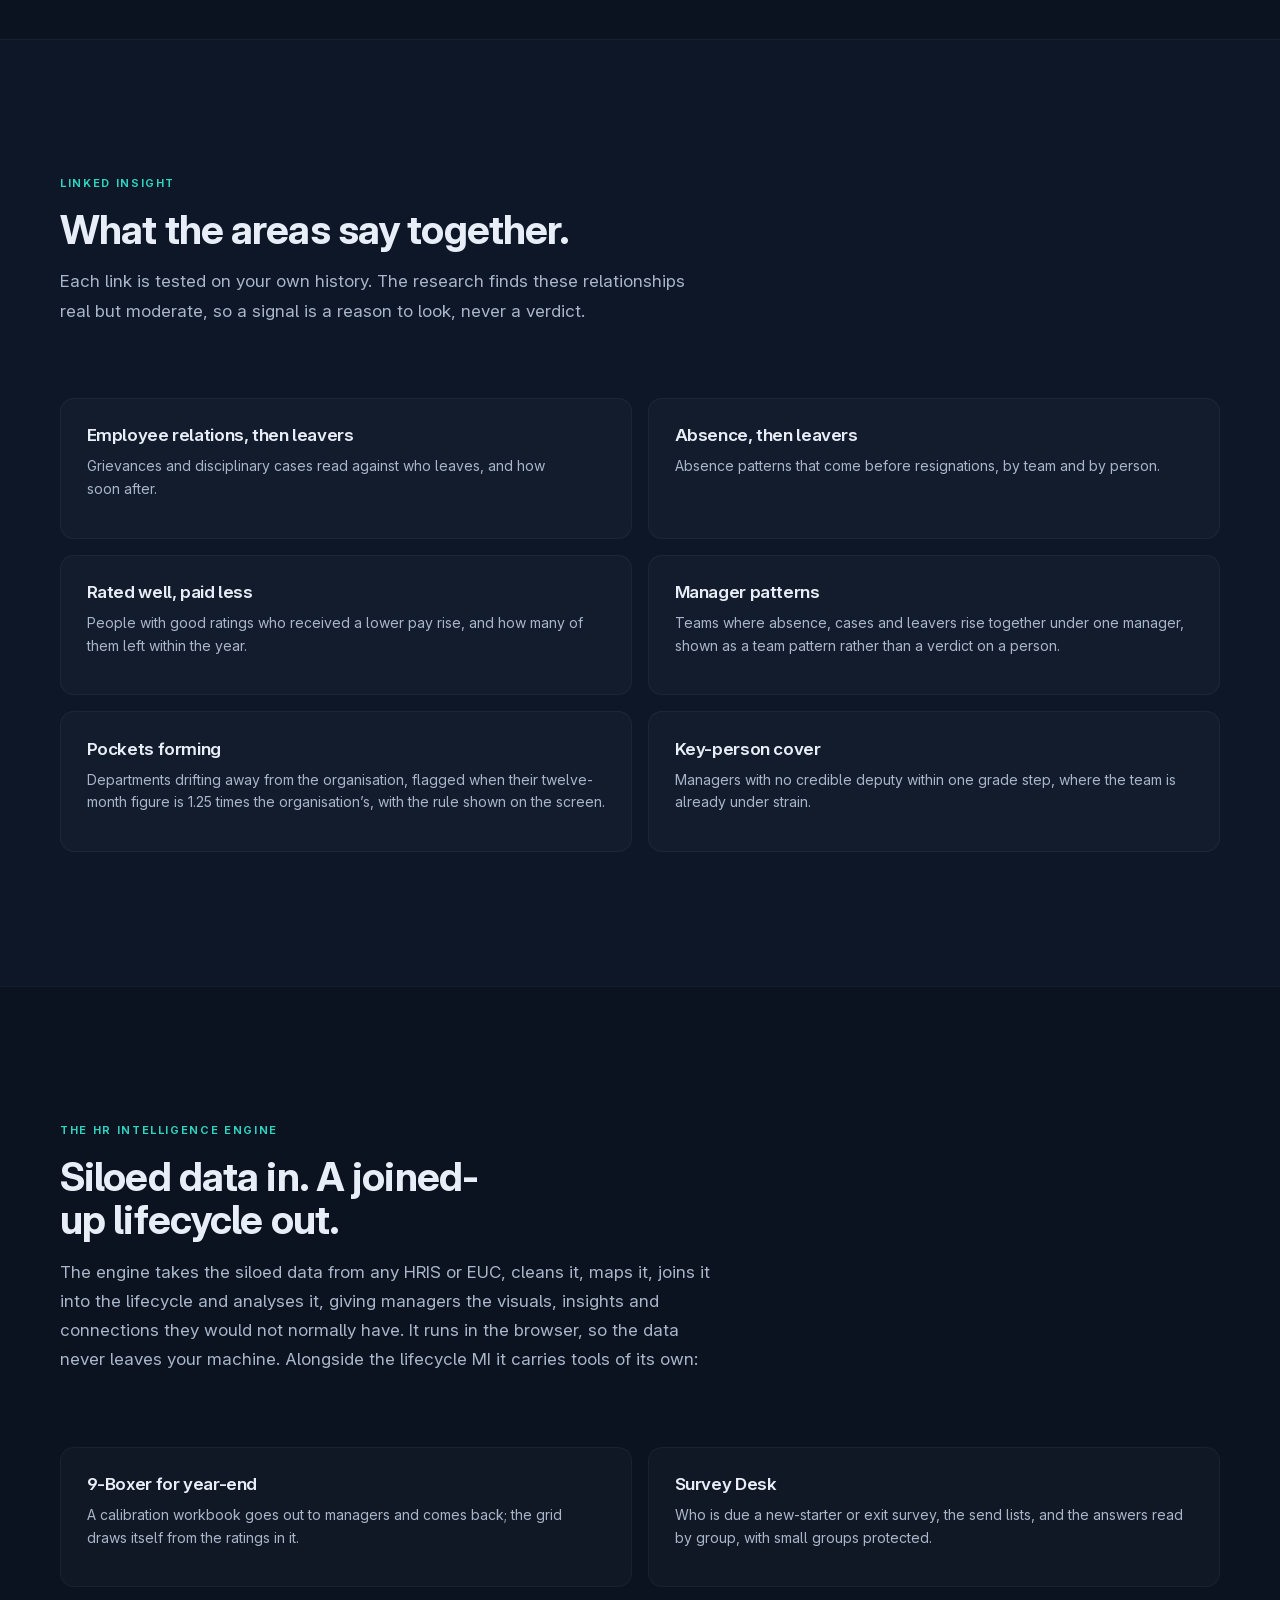
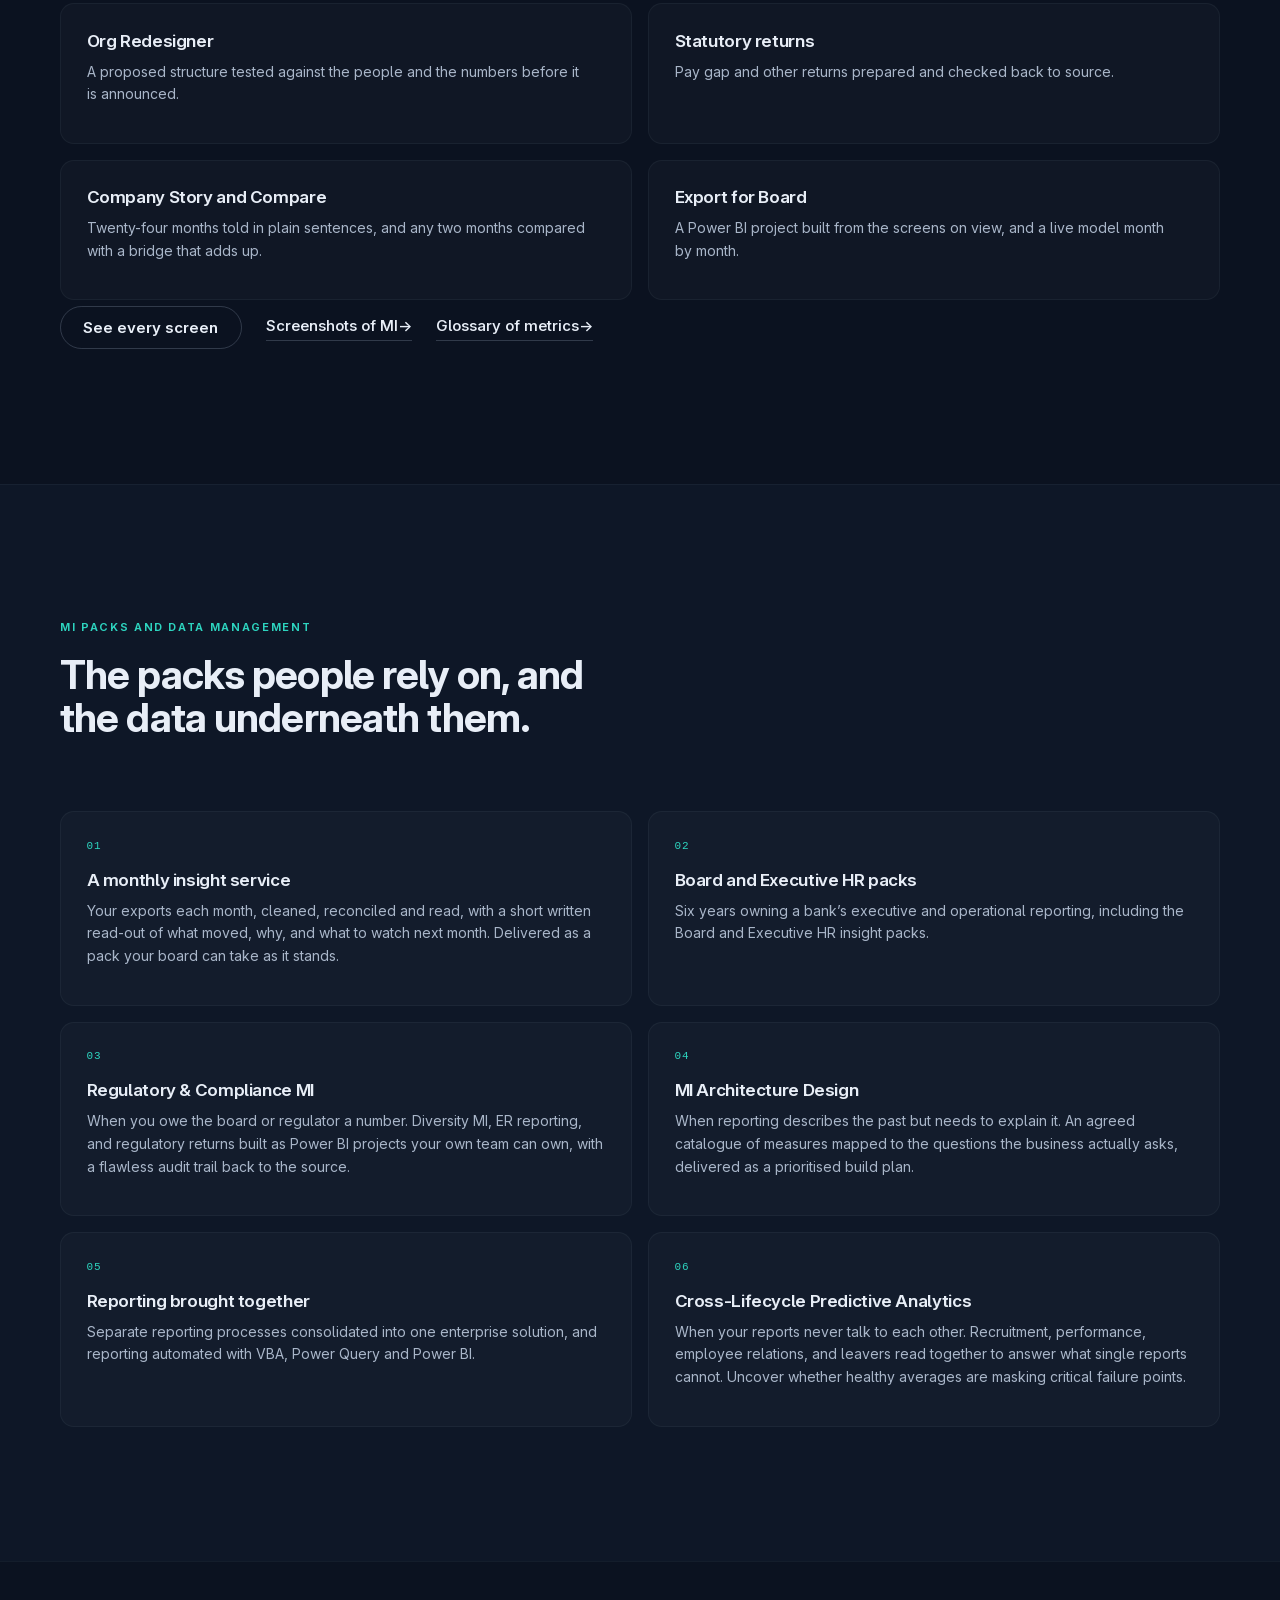
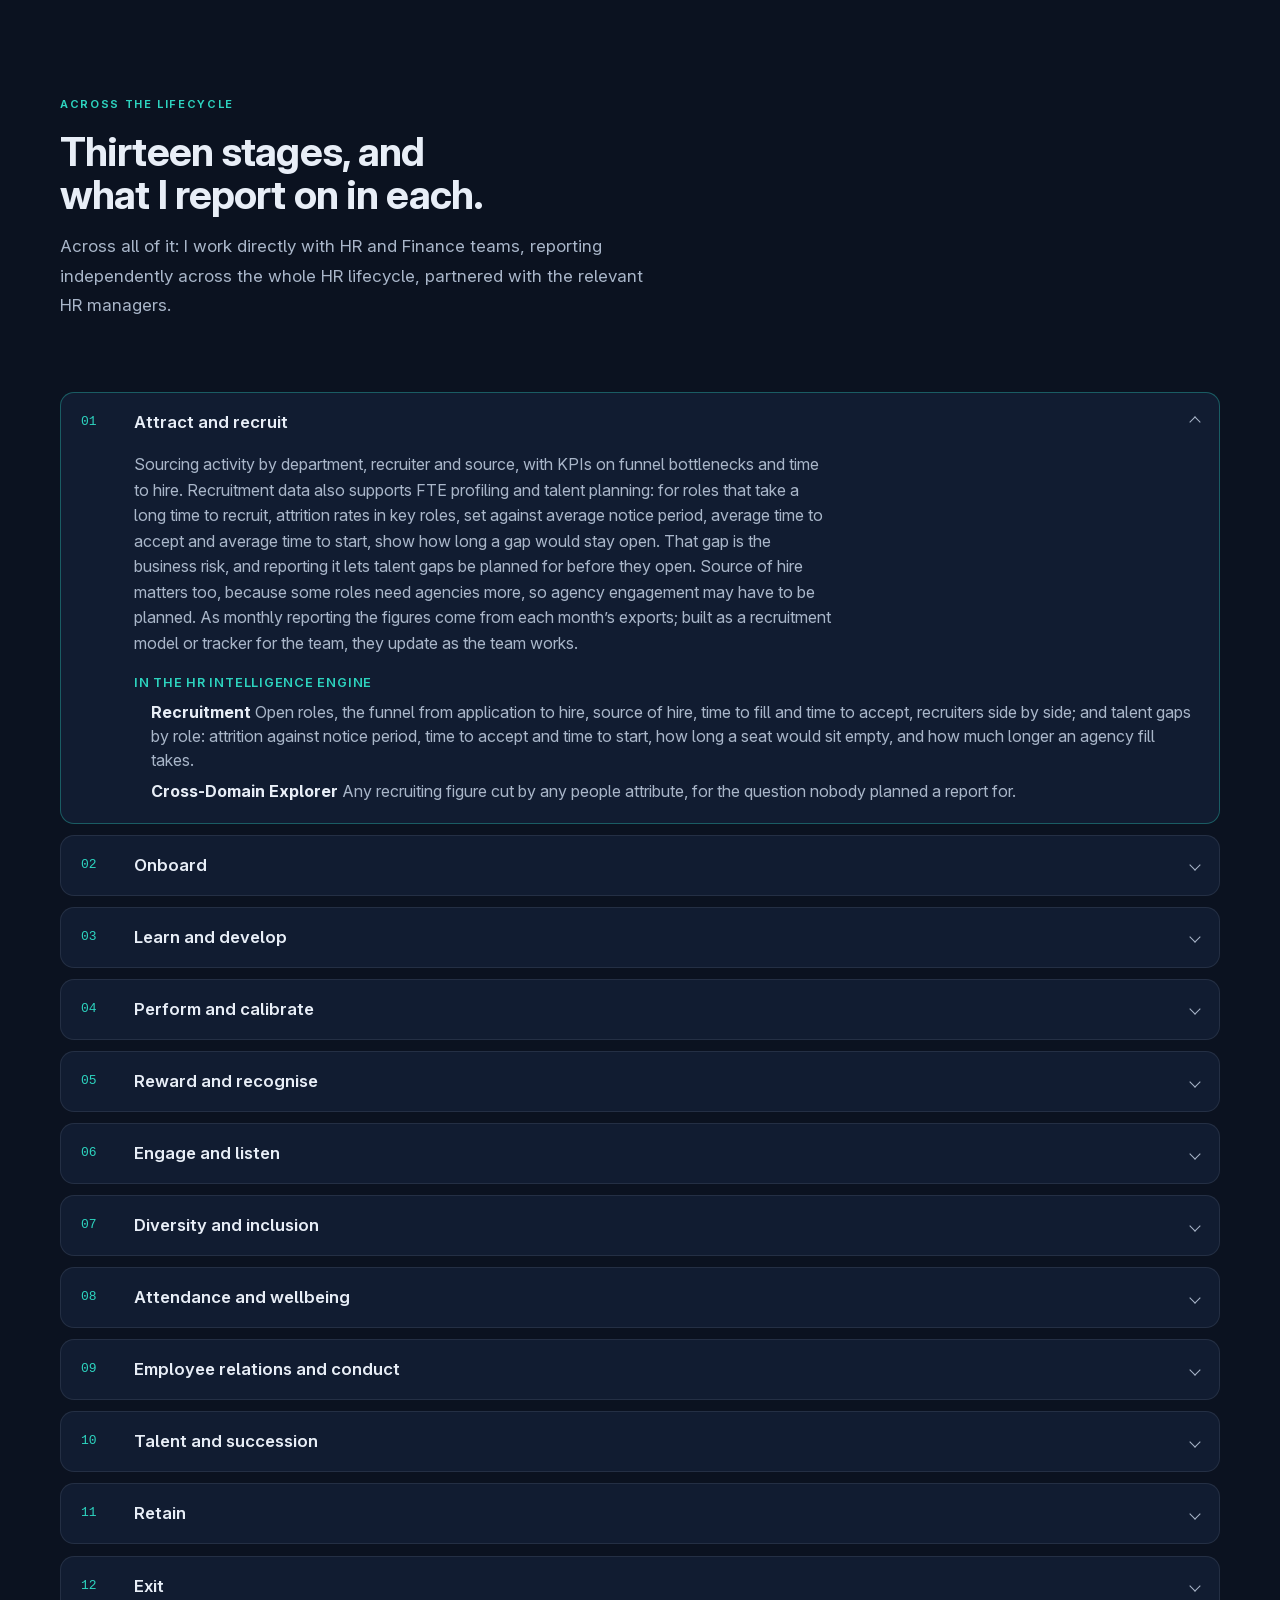
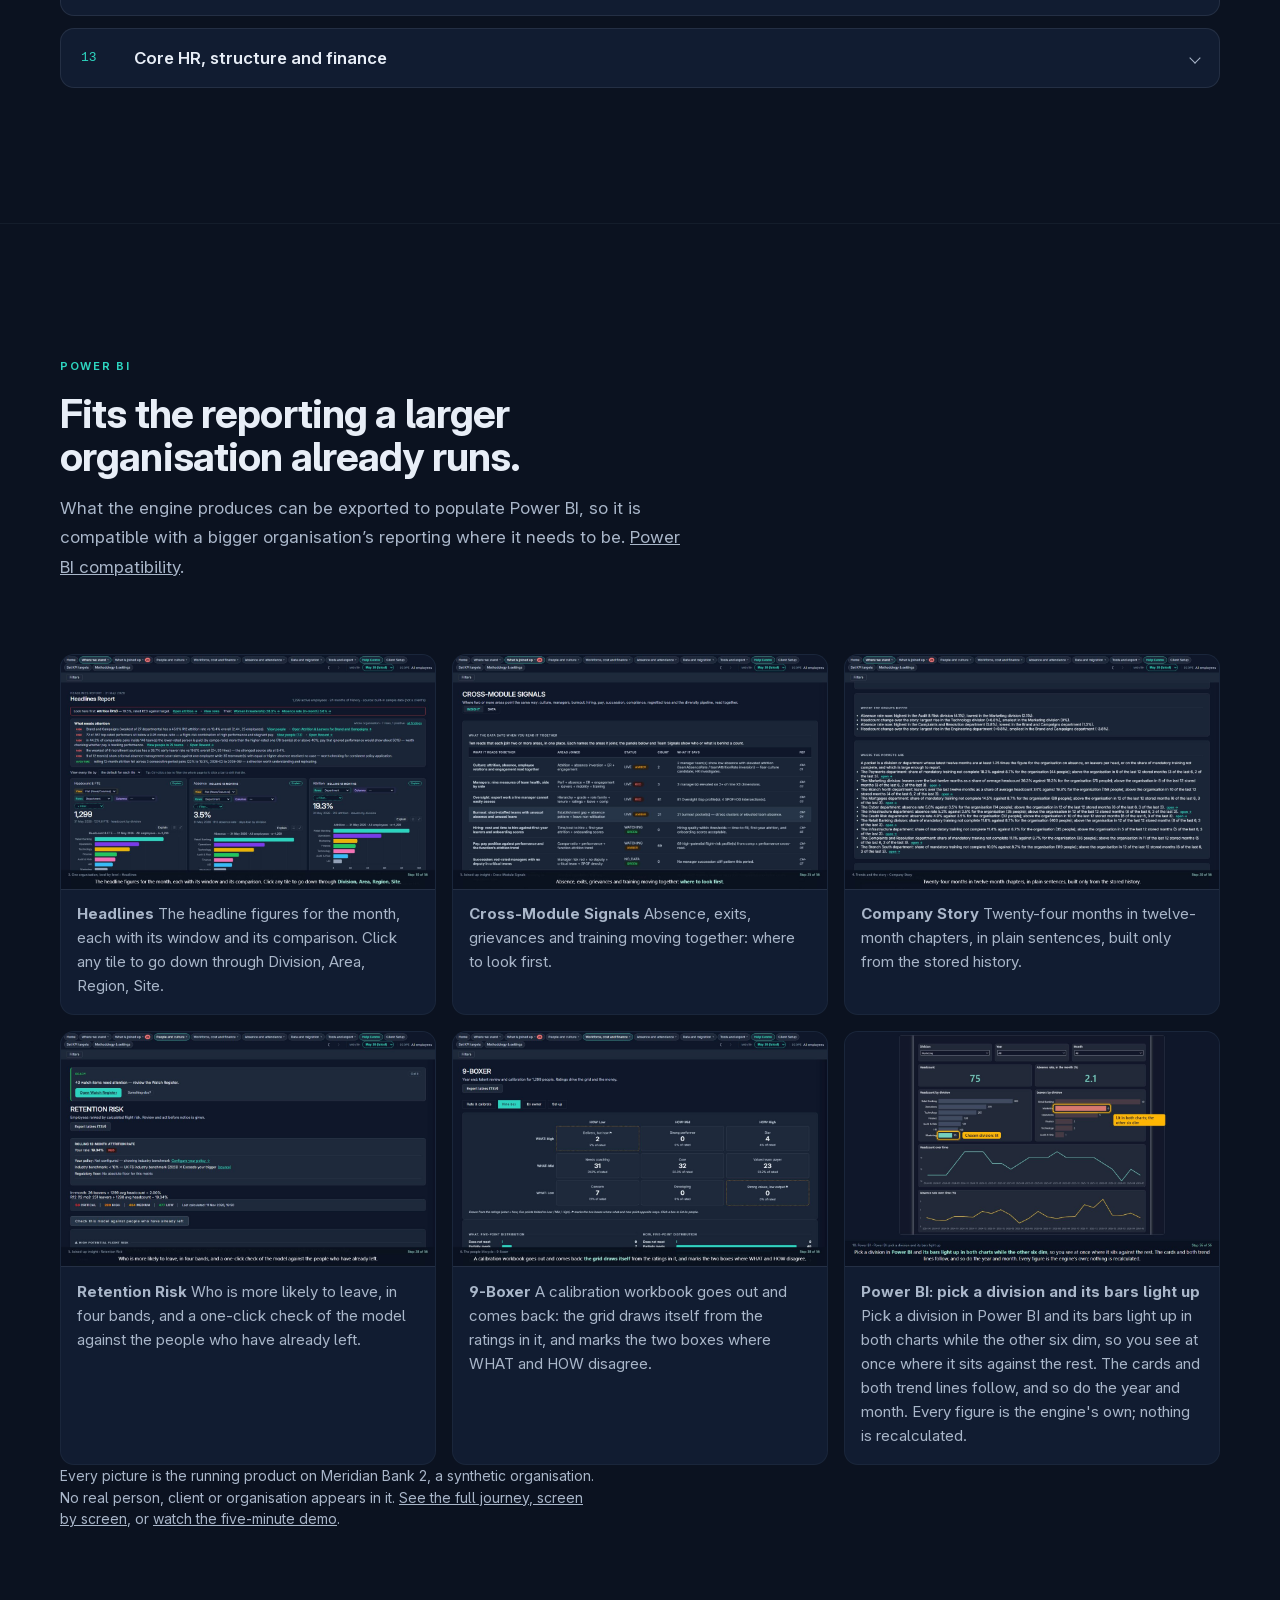
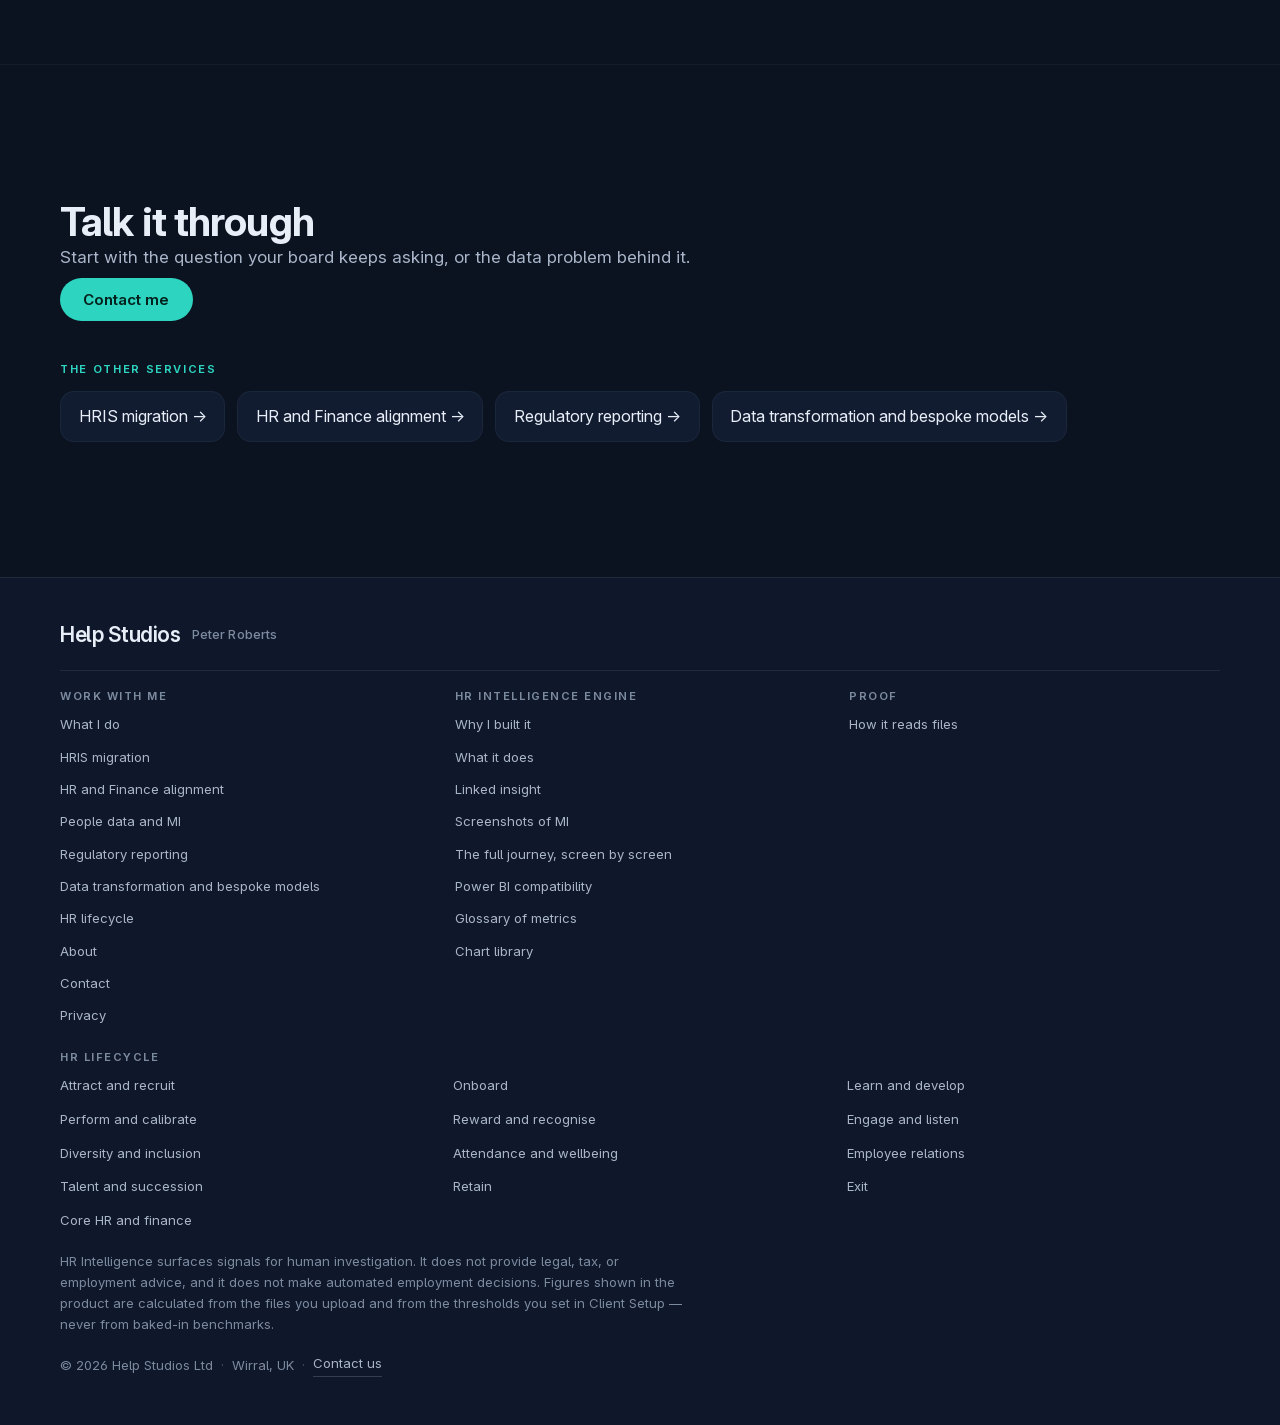
<file: mi-transformation.html>
<!DOCTYPE html>
<html lang='en-GB'>
<head>
  <meta charset='UTF-8'>
  <meta http-equiv='Content-Security-Policy' content="default-src 'none'; script-src 'self'; style-src 'self' 'unsafe-inline'; img-src 'self' data:; font-src 'self'; media-src 'self'; connect-src 'self'; form-action 'none'; base-uri 'none'; manifest-src 'self'">
  <meta name='referrer' content='strict-origin-when-cross-origin'>
  <meta name='viewport' content='width=device-width, initial-scale=1.0'>
  <title>People data and MI - Help Studios</title>
  <meta name='description' content='People data and MI across the whole HR lifecycle, linked: employee relations before leavers, absence before resignations, pay against performance. Built on the HR Intelligence engine, with MI packs, governance and Power BI.'>
  <meta name='author' content='Help Studios Ltd'>
  <meta name='theme-color' content='#0b1220'>
  <meta name='color-scheme' content='dark light'>
  <link rel='canonical' href='https://help-studios.com/mi-transformation.html'>
  <meta property='og:type' content='website'>
  <meta property='og:site_name' content='Help Studios'>
  <meta property='og:locale' content='en_GB'>
  <meta property='og:url' content='https://help-studios.com/mi-transformation.html'>
  <meta property='og:title' content='People data and MI - Help Studios'>
  <meta property='og:description' content='People data and MI across the whole HR lifecycle, linked: employee relations before leavers, absence before resignations, pay against performance. Built on the HR Intelligence engine, with MI packs, governance and Power BI.'>
  <meta property='og:image' content='https://help-studios.com/assets/og-image.png'>
  <meta property='og:image:width' content='1200'>
  <meta property='og:image:height' content='630'>
  <meta name='twitter:card' content='summary_large_image'>
  <meta name='twitter:title' content='People data and MI - Help Studios'>
  <meta name='twitter:description' content='People data and MI across the whole HR lifecycle, linked: employee relations before leavers, absence before resignations, pay against performance. Built on the HR Intelligence engine, with MI packs, governance and Power BI.'>
  <meta name='twitter:image' content='https://help-studios.com/assets/og-image.png'>
  <link rel='icon' href='assets/favicon.svg' type='image/svg+xml'>
  <link rel='icon' href='assets/favicon-32.png' sizes='32x32' type='image/png'>
  <link rel='apple-touch-icon' href='assets/apple-touch-icon.png'>
  <link rel='preload' href='assets/fonts/InterVariable.woff2' as='font' type='font/woff2' crossorigin>
  <link rel='stylesheet' href='css/site.css'>
</head>
<body>
  <a class='skip-link' href='#main'>Skip to content</a>
  <header class='site-header' id='site-header'>
    <div class='wrap header-inner'>
      <a class='brand' href='index.html#top' aria-label='Help Studios, Peter Roberts, back to top'>
        <span class='brand-name'>Help Studios</span>
        <span class='brand-rule' aria-hidden='true'></span>
        <span class='brand-product'>Peter Roberts</span>
      </a>
      <button class='nav-toggle' id='nav-toggle' type='button' aria-expanded='false' aria-controls='site-nav'>
        <span class='nav-toggle-bars' aria-hidden='true'><span></span><span></span></span>
        <span class='visually-hidden'>Menu</span>
      </button>
      <nav class='site-nav' id='site-nav' aria-label='Primary'>
        <div class='nav-item nav-has-menu nav-hris'>
          <button class='nav-menu-toggle' type='button' aria-expanded='false' aria-haspopup='true' aria-controls='menu-hris'>HRIS migration <span class='nav-caret' aria-hidden='true'></span></button>
          <div class='nav-menu' id='menu-hris'>
            <ul class='nav-menu-list'>
              <li><a class='nav-menu-feature' href='hris-migration.html'><strong>HRIS migration</strong><span>Overview</span></a></li>
              <li><a href='hris-migration.html#end-to-end'>The migration, end to end</a></li>
              <li><a href='hris-migration.html#assistant'>The engine as my assistant</a></li>
              <li><a href='hris-migration.html#done'>Where I have done this</a></li>
            </ul>
          </div>
        </div>
        <div class='nav-item nav-has-menu nav-hrf'>
          <button class='nav-menu-toggle' type='button' aria-expanded='false' aria-haspopup='true' aria-controls='menu-hrf'>HR and Finance <span class='nav-caret' aria-hidden='true'></span></button>
          <div class='nav-menu' id='menu-hrf'>
            <ul class='nav-menu-list'>
              <li><a class='nav-menu-feature' href='hr-finance.html'><strong>HR and Finance</strong><span>Overview</span></a></li>
              <li><a href='hr-finance.html#how'>How I work</a></li>
              <li><a href='hr-finance.html#transactions'>Corporate change and transactions</a></li>
              <li><a href='hr-finance.html#track'>Where I have done this</a></li>
            </ul>
          </div>
        </div>
        <div class='nav-item nav-has-menu nav-mi'>
          <button class='nav-menu-toggle' type='button' aria-expanded='false' aria-haspopup='true' aria-controls='menu-mi'>People data and MI <span class='nav-caret' aria-hidden='true'></span></button>
          <div class='nav-menu' id='menu-mi'>
            <ul class='nav-menu-list'>
              <li><a class='nav-menu-feature' href='mi-transformation.html'><strong>People data and MI</strong><span>Overview</span></a></li>
              <li><a href='mi-transformation.html#ways'>Three ways of reporting</a></li>
              <li><a href='mi-transformation.html#linked'>Linked insight</a></li>
              <li><a href='mi-transformation.html#packs'>MI packs and data management</a></li>
              <li><a href='mi-transformation.html#lifecycle'>Across the lifecycle</a></li>
              <li><a href='mi-transformation.html#powerbi'>Export into Power BI</a></li>
            </ul>
          </div>
        </div>
        <div class='nav-item nav-has-menu nav-reg'>
          <button class='nav-menu-toggle' type='button' aria-expanded='false' aria-haspopup='true' aria-controls='menu-reg'>Regulatory reporting <span class='nav-caret' aria-hidden='true'></span></button>
          <div class='nav-menu' id='menu-reg'>
            <ul class='nav-menu-list'>
              <li><a class='nav-menu-feature' href='regulatory-reporting.html'><strong>Regulatory reporting</strong><span>Overview</span></a></li>
              <li><a href='regulatory-reporting.html#what'>What I report on</a></li>
              <li><a href='regulatory-reporting.html#proof'>In the engine</a></li>
            </ul>
          </div>
        </div>
        <div class='nav-item nav-has-menu nav-bsp'>
          <button class='nav-menu-toggle' type='button' aria-expanded='false' aria-haspopup='true' aria-controls='menu-bsp'>Bespoke models <span class='nav-caret' aria-hidden='true'></span></button>
          <div class='nav-menu' id='menu-bsp'>
            <ul class='nav-menu-list'>
              <li><a class='nav-menu-feature' href='bespoke-tools.html'><strong>Bespoke models</strong><span>Overview</span></a></li>
              <li><a href='bespoke-tools.html#build'>What I build</a></li>
              <li><a href='bespoke-tools.html#models'>Bespoke models</a></li>
              <li><a href='bespoke-tools.html#euc'>Spreadsheet models made fit</a></li>
              <li><a href='bespoke-tools.html#how'>How I build</a></li>
            </ul>
          </div>
        </div>
        <div class='nav-item nav-has-menu nav-engine'>
          <button class='nav-menu-toggle' type='button' aria-expanded='false' aria-haspopup='true' aria-controls='menu-engine'>The engine <span class='nav-caret' aria-hidden='true'></span></button>
          <div class='nav-menu' id='menu-engine'>
            <ul class='nav-menu-list'>
              <li><a class='nav-menu-feature' href='engine.html'><strong>The HR Intelligence engine</strong><span>An entire MI team, in one product</span></a></li>
              <li><a href='engine.html#tour'>Guided tour</a></li>
              <li><a href='journey.html'>The full journey, screen by screen</a></li>
              <li><a href='screenshots.html'>Screenshots of MI</a></li>
              <li><a href='powerbi.html'>Power BI compatibility</a></li>
              <li><a href='glossary.html'>Glossary of metrics</a></li>
              <li><a href='chart-library.html'>Chart library</a></li>
            </ul>
          </div>
        </div>
        <a href='about.html'>About</a>
        <a class='btn btn-primary btn-sm nav-cta' href='index.html#contact'>Contact me</a>
      </nav>
    </div>
  </header>
<main id='main'>
    <nav class='backbar' aria-label='Back'><div class='wrap'><a class='backlink' href='index.html'><span aria-hidden='true'>&larr;</span> Back to home</a></div></nav>
    <section class='section offer-hero'>
      <div class='wrap'>
        <div class='section-head'>
          <p class='eyebrow'>People data and MI</p>
          <h1>People MI that links the whole HR lifecycle.</h1>
          <p class='section-lede'>I design and build predictive, high-impact MI that unearths hidden bottlenecks, operational strains, and flight risks - turning fragmented legacy data into the exact insights the business needs to operate and course-correct.</p>
          <p class='section-lede offer-lede2'>It covers the whole lifecycle in three ways: the story behind the numbers, native MI you can slice and drill into, and linked insight across the stages.</p>
        </div>
        <nav class='offer-jump' aria-label='On this page'><a href='#ways'>Three ways of reporting</a><a href='#linked'>Linked insight</a><a href='#engine'>The HR Intelligence engine</a><a href='#packs'>MI packs and data management</a><a href='#lifecycle'>Across the lifecycle</a><a href='#powerbi'>Power BI</a></nav>
      </div>
    </section>
    <section class='section' id='ways'>
      <div class='wrap'>
        <div class='section-head'>
          <p class='eyebrow'>People MI</p>
          <h2>Three ways of reporting across the lifecycle.</h2>
        </div>
        <ol class='area-grid service-grid cols-3'>
          <li class='area-card service-card'>
            <span class='area-index' aria-hidden='true'>01</span>
            <h3>The story behind the numbers</h3>
            <p>A journey insight that tells the story behind the figures, in plain sentences, so a board hears what changed and why, not only what the numbers are.</p>
          </li>
          <li class='area-card service-card'>
            <span class='area-index' aria-hidden='true'>02</span>
            <h3>Native MI you can slice and drill into</h3>
            <p>Reports you can cut by any people attribute and drill into, to investigate the detail behind the bigger numbers: every figure opens to the people and the records behind it.</p>
          </li>
          <li class='area-card service-card'>
            <span class='area-index' aria-hidden='true'>03</span>
            <h3>Linked insight across the lifecycle</h3>
            <p>Linking data within the lifecycle to find what single reports cannot: employee relations cases before leavers, absence before resignations, and people rated well but given a lower pay rise who left.</p>
          </li>
        </ol>
      </div>
    </section>
    <section class='section section-alt' id='linked'>
      <div class='wrap'>
        <div class='section-head'>
          <p class='eyebrow'>Linked insight</p>
          <h2>What the areas say together.</h2>
          <p class='section-lede'>Each link is tested on your own history. The research finds these relationships real but moderate, so a signal is a reason to look, never a verdict.</p>
        </div>
        <ol class='area-grid service-grid'>
          <li class='area-card service-card'>
            <h3>Employee relations, then leavers</h3>
            <p>Grievances and disciplinary cases read against who leaves, and how soon after.</p>
          </li>
          <li class='area-card service-card'>
            <h3>Absence, then leavers</h3>
            <p>Absence patterns that come before resignations, by team and by person.</p>
          </li>
          <li class='area-card service-card'>
            <h3>Rated well, paid less</h3>
            <p>People with good ratings who received a lower pay rise, and how many of them left within the year.</p>
          </li>
          <li class='area-card service-card'>
            <h3>Manager patterns</h3>
            <p>Teams where absence, cases and leavers rise together under one manager, shown as a team pattern rather than a verdict on a person.</p>
          </li>
          <li class='area-card service-card'>
            <h3>Pockets forming</h3>
            <p>Departments drifting away from the organisation, flagged when their twelve-month figure is 1.25 times the organisation’s, with the rule shown on the screen.</p>
          </li>
          <li class='area-card service-card'>
            <h3>Key-person cover</h3>
            <p>Managers with no credible deputy within one grade step, where the team is already under strain.</p>
          </li>
        </ol>
      </div>
    </section>
    <section class='section' id='engine'>
      <div class='wrap'>
        <div class='section-head'>
          <p class='eyebrow'>The HR Intelligence engine</p>
          <h2>Siloed data in. A joined-up lifecycle out.</h2>
          <p class='section-lede'>The engine takes the siloed data from any HRIS or EUC, cleans it, maps it, joins it into the lifecycle and analyses it, giving managers the visuals, insights and connections they would not normally have. It runs in the browser, so the data never leaves your machine. Alongside the lifecycle MI it carries tools of its own:</p>
        </div>
        <ol class='area-grid service-grid'>
          <li class='area-card service-card'>
            <h3>9-Boxer for year-end</h3>
            <p>A calibration workbook goes out to managers and comes back; the grid draws itself from the ratings in it.</p>
          </li>
          <li class='area-card service-card'>
            <h3>Survey Desk</h3>
            <p>Who is due a new-starter or exit survey, the send lists, and the answers read by group, with small groups protected.</p>
          </li>
          <li class='area-card service-card'>
            <h3>Org Redesigner</h3>
            <p>A proposed structure tested against the people and the numbers before it is announced.</p>
          </li>
          <li class='area-card service-card'>
            <h3>Statutory returns</h3>
            <p>Pay gap and other returns prepared and checked back to source.</p>
          </li>
          <li class='area-card service-card'>
            <h3>Company Story and Compare</h3>
            <p>Twenty-four months told in plain sentences, and any two months compared with a bridge that adds up.</p>
          </li>
          <li class='area-card service-card'>
            <h3>Export for Board</h3>
            <p>A Power BI project built from the screens on view, and a live model month by month.</p>
          </li>
        </ol>
        <p class='hero-actions'><a class='btn btn-secondary' href='journey.html'>See every screen</a><a class='link-arrow' href='screenshots.html'>Screenshots of MI <span aria-hidden='true'>→</span></a><a class='link-arrow' href='glossary.html'>Glossary of metrics <span aria-hidden='true'>→</span></a></p>
      </div>
    </section>
    <section class='section section-alt' id='packs'>
      <div class='wrap'>
        <div class='section-head'>
          <p class='eyebrow'>MI packs and data management</p>
          <h2>The packs people rely on, and the data underneath them.</h2>
        </div>
        <ol class='area-grid service-grid cols-2'>
          <li class='area-card service-card'>
            <span class='area-index' aria-hidden='true'>01</span>
            <h3>A monthly insight service</h3>
            <p>Your exports each month, cleaned, reconciled and read, with a short written read-out of what moved, why, and what to watch next month. Delivered as a pack your board can take as it stands.</p>
          </li>
          <li class='area-card service-card'>
            <span class='area-index' aria-hidden='true'>02</span>
            <h3>Board and Executive HR packs</h3>
            <p>Six years owning a bank’s executive and operational reporting, including the Board and Executive HR insight packs.</p>
          </li>
          <li class='area-card service-card'>
            <span class='area-index' aria-hidden='true'>03</span>
            <h3>Regulatory &amp; Compliance MI</h3>
            <p>When you owe the board or regulator a number. Diversity MI, ER reporting, and regulatory returns built as Power BI projects your own team can own, with a flawless audit trail back to the source.</p>
          </li>
          <li class='area-card service-card'>
            <span class='area-index' aria-hidden='true'>04</span>
            <h3>MI Architecture Design</h3>
            <p>When reporting describes the past but needs to explain it. An agreed catalogue of measures mapped to the questions the business actually asks, delivered as a prioritised build plan.</p>
          </li>
          <li class='area-card service-card'>
            <span class='area-index' aria-hidden='true'>05</span>
            <h3>Reporting brought together</h3>
            <p>Separate reporting processes consolidated into one enterprise solution, and reporting automated with VBA, Power Query and Power BI.</p>
          </li>
          <li class='area-card service-card'>
            <span class='area-index' aria-hidden='true'>06</span>
            <h3>Cross-Lifecycle Predictive Analytics</h3>
            <p>When your reports never talk to each other. Recruitment, performance, employee relations, and leavers read together to answer what single reports cannot. Uncover whether healthy averages are masking critical failure points.</p>
          </li>
        </ol>
      </div>
    </section>
    <section class='section' id='lifecycle'>
      <div class='wrap'>
        <div class='section-head'>
          <p class='eyebrow'>Across the lifecycle</p>
          <h2>Thirteen stages, and what I report on in each.</h2>
          <p class='section-lede'>Across all of it: I work directly with HR and Finance teams, reporting independently across the whole HR lifecycle, partnered with the relevant HR managers.</p>
        </div>
        <div class='stage-list offer-stages'>
          <details class='stage' id='lifecycle-recruit' open>
            <summary><span class='stage-index' aria-hidden='true'>01</span><span class='stage-name'>Attract and recruit</span></summary>
            <div class='stage-body'>
              <p class='stage-help'>Sourcing activity by department, recruiter and source, with KPIs on funnel bottlenecks and time to hire. Recruitment data also supports FTE profiling and talent planning: for roles that take a long time to recruit, attrition rates in key roles, set against average notice period, average time to accept and average time to start, show how long a gap would stay open. That gap is the business risk, and reporting it lets talent gaps be planned for before they open. Source of hire matters too, because some roles need agencies more, so agency engagement may have to be planned. As monthly reporting the figures come from each month’s exports; built as a recruitment model or tracker for the team, they update as the team works.</p>
              <p class='offer-in-engine'>In the HR Intelligence engine</p>
              <ul class='offer-reports'>
                <li><strong>Recruitment</strong> Open roles, the funnel from application to hire, source of hire, time to fill and time to accept, recruiters side by side; and talent gaps by role: attrition against notice period, time to accept and time to start, how long a seat would sit empty, and how much longer an agency fill takes.</li>
                <li><strong>Cross-Domain Explorer</strong> Any recruiting figure cut by any people attribute, for the question nobody planned a report for.</li>
              </ul>
            </div>
          </details>
          <details class='stage' id='lifecycle-onboard'>
            <summary><span class='stage-index' aria-hidden='true'>02</span><span class='stage-name'>Onboard</span></summary>
            <div class='stage-body'>
              <p class='stage-help'>Where new hires settle in: probation reviews, new-starter risk, early attrition (leavers inside their first year) and the new-hire survey. New-hire education is part of onboarding too, with surveys of its own after the education, so the experience can be refined all the time. The education measures are under Learn and develop, and the post-education survey is in the Survey Desk beside the 90-day new-starter survey.</p>
              <p class='offer-in-engine'>In the HR Intelligence engine</p>
              <ul class='offer-reports'>
                <li><strong>Onboarding Intelligence</strong> Day 30, 60 and 90 checkpoints, who is overdue, new-starter risk bands, and where new starters are struggling by team or location.</li>
                <li><strong>Attrition &amp; Leavers</strong> Leavers inside their first year, by manager and team.</li>
                <li><strong>Survey Desk</strong> Who is due a ninety-day new-starter survey, with the send list and the questionnaire.</li>
              </ul>
            </div>
          </details>
          <details class='stage' id='lifecycle-learn'>
            <summary><span class='stage-index' aria-hidden='true'>03</span><span class='stage-name'>Learn and develop</span></summary>
            <div class='stage-body'>
              <p class='stage-help'>New-hire education comes first, because in many organisations it is the most important piece of learning. Financial organisations want to know when a new hire has paid for themselves: the cost of hire plus the cost of education, set against a tenure-based return, such as the person still being in the business after 90 days. I report on drop-outs from new-hire learning, first-time pass rates, and transition-team reports showing when the business accepts someone as competent for the job they were trained for. New hires have their own surveys after their education, so the programme can be refined constantly. Then development for existing staff, the performance and impact of internal educators, and mandatory training compliance.</p>
              <p class='offer-in-engine'>In the HR Intelligence engine</p>
              <ul class='offer-reports'>
                <li><strong>Learning &amp; Compliance, with new-hire education</strong> Mandatory training compliance by team, overdue items and the learning delivered in the month; and, for new hires, drop-outs from programmes, first-time pass rates, how fast the transition team accepts people as competent, and whether hires are still here at a tenure point you set, such as 90 days, against the cost of hire plus the cost of education.</li>
                <li><strong>Top Talent</strong> Who ranks highest and what they have in common, to steer development.</li>
              </ul>
            </div>
          </details>
          <details class='stage' id='lifecycle-perform'>
            <summary><span class='stage-index' aria-hidden='true'>04</span><span class='stage-name'>Perform and calibrate</span></summary>
            <div class='stage-body'>
              <p class='stage-help'>A year-end model that gives managers the data to make informed pay and bonus review decisions: performance ratings, absence, employee relations data such as warnings, out-of-cycle salary increases to consider, and new roles that have already accounted for a pay increase. With the rating distribution and calibration, so the pattern reflects performance and not how ratings were given.</p>
              <p class='offer-in-engine'>In the HR Intelligence engine</p>
              <ul class='offer-reports'>
                <li><strong>Performance</strong> The rating distribution, and where ratings cluster by team, so calibration can check whether the pattern reflects performance or how ratings were given.</li>
                <li><strong>9-Boxer: talent review and calibration</strong> Every person rated for what they achieved and how they went about it; the grid, the proposed pay and bonus, and workbooks to send to business owners and collect back; and, beside each rating for the pay and bonus review, any out-of-cycle salary increases, new-role pay already given, formal employee relations cases and absence.</li>
                <li><strong>Employee Scorecard</strong> One person's picture across absence, pay, performance and training.</li>
              </ul>
            </div>
          </details>
          <details class='stage' id='lifecycle-reward'>
            <summary><span class='stage-index' aria-hidden='true'>05</span><span class='stage-name'>Reward and recognise</span></summary>
            <div class='stage-body'>
              <p class='stage-help'>Compa-ratio analysis, pay equity tracking, and bonus distribution modelling. Reconciles reward data against performance ratings to ensure compensation is genuinely merit-based and equitable.</p>
              <p class='offer-in-engine'>In the HR Intelligence engine</p>
              <ul class='offer-reports'>
                <li><strong>Reward</strong> A salary review modelled against budget, the people it would take past their band, and proposals flagged for review.</li>
                <li><strong>Pay Equity</strong> The gender pay gap, quartiles, and pay gaps within a role.</li>
                <li><strong>9-Boxer: pay and bonus pots</strong> Pay-rise and bonus pots by division, and what the ratings ask for against each.</li>
                <li><strong>Statutory Returns</strong> The official returns that draw on pay and workforce data.</li>
              </ul>
            </div>
          </details>
          <details class='stage' id='lifecycle-engage'>
            <summary><span class='stage-index' aria-hidden='true'>06</span><span class='stage-name'>Engage and listen</span></summary>
            <div class='stage-body'>
              <p class='stage-help'>Joins engagement sentiment directly against attrition, absence, and performance. Exposes where high engagement masks burnout, or where low engagement serves as an early warning for turnover.</p>
              <p class='offer-in-engine'>In the HR Intelligence engine</p>
              <ul class='offer-reports'>
                <li><strong>Engagement</strong> Response, eNPS and wellbeing signals, and how people rate their line management.</li>
                <li><strong>Culture Signals</strong> Teams where culture signals point the same way.</li>
                <li><strong>Survey Desk</strong> Who is due a new-starter survey at ninety days or an exit survey on leaving, the send list and the questionnaire, without sending data anywhere.</li>
              </ul>
            </div>
          </details>
          <details class='stage' id='lifecycle-inclusion'>
            <summary><span class='stage-index' aria-hidden='true'>07</span><span class='stage-name'>Diversity and inclusion</span></summary>
            <div class='stage-body'>
              <p class='stage-help'>Demographic representation, gender and ethnicity pay gap precursors, and progression tracking. Identifies structural bottlenecks where diverse talent enters the organisation but fails to advance.</p>
              <p class='offer-in-engine'>In the HR Intelligence engine</p>
              <ul class='offer-reports'>
                <li><strong>Culture &amp; Diversity</strong> Gender and ethnicity mix, seniority, and women in leadership by division.</li>
                <li><strong>Pay Equity</strong> Pay gaps by gender, and ethnicity and disability where declared.</li>
                <li><strong>Statutory Returns</strong> Equality and gender pay returns.</li>
              </ul>
            </div>
          </details>
          <details class='stage' id='lifecycle-attend'>
            <summary><span class='stage-index' aria-hidden='true'>08</span><span class='stage-name'>Attendance and wellbeing</span></summary>
            <div class='stage-body'>
              <p class='stage-help'>Absence Management: Open absence reporting to flag unclosed records and monitor Bradford Factor triggers. Holiday &amp; Burnout: Audits mandatory two-week continuous block leave for regulated roles, preventing year-end operational bottlenecks and unearthing burnout risk.</p>
              <p class='offer-in-engine'>In the HR Intelligence engine</p>
              <ul class='offer-reports'>
                <li><strong>Absence</strong> The absence rate, by type, department and manager, and where it is moving.</li>
                <li><strong>Absence Pulse</strong> The current month against the pattern.</li>
                <li><strong>Absence Trends</strong> Seasonal and weekday patterns, return-to-work follow-up and spreading signals.</li>
                <li><strong>Absence Watch</strong> Teams and individuals who have crossed a trigger.</li>
                <li><strong>Open Absences</strong> Who is off today.</li>
                <li><strong>Long-Term Absence</strong> Long spells and how long they have run.</li>
                <li><strong>Leave Balance</strong> Holiday not yet taken and the year-end rush it creates.</li>
                <li><strong>Holiday History by Group</strong> Holiday requests, approvals and declines by group.</li>
              </ul>
            </div>
          </details>
          <details class='stage' id='lifecycle-relations'>
            <summary><span class='stage-index' aria-hidden='true'>09</span><span class='stage-name'>Employee relations and conduct</span></summary>
            <div class='stage-body'>
              <p class='stage-help'>Naming culture issues, which show up as stress indicators such as grievances and absences clustering in a team. With caseload volumes, grievance timelines, time to resolve, and manager hot spots where issues repeatedly surface, so HR can intervene before formal action is needed.</p>
              <p class='offer-in-engine'>In the HR Intelligence engine</p>
              <ul class='offer-reports'>
                <li><strong>Employee Relations</strong> Open cases ranked by risk, ACAS timelines, and whether similar cases were treated alike across managers.</li>
                <li><strong>Culture Signals</strong> Teams where culture signals point the same way, drawing on grievance and case concentration and absence clustering.</li>
              </ul>
            </div>
          </details>
          <details class='stage' id='lifecycle-succession'>
            <summary><span class='stage-index' aria-hidden='true'>10</span><span class='stage-name'>Talent and succession</span></summary>
            <div class='stage-body'>
              <p class='stage-help'>Bench strength and critical role cover. Identifies single points of failure where a key manager has no credible deputy within one grade step, mapping structural risk directly to the P&amp;L. And how long it would take to backfill a role: the notice period, plus time to accept, plus time to start, with source of hire, since some roles need agencies more and agency engagement may be a requirement.</p>
              <p class='offer-in-engine'>In the HR Intelligence engine</p>
              <ul class='offer-reports'>
                <li><strong>Critical Roles</strong> The roles the organisation cannot afford to lose and how well covered they are.</li>
                <li><strong>Succession Search</strong> Who could step up, searched across the population.</li>
                <li><strong>Top Talent</strong> Ranked talent view for strategic review.</li>
                <li><strong>9-Boxer: talent review</strong> The grid of what and how across the organisation, with the unbalanced boxes marked for discussion.</li>
                <li><strong>Org View</strong> Any manager's team with its measures.</li>
                <li><strong>Org Chart</strong> A printable organisation chart.</li>
              </ul>
            </div>
          </details>
          <details class='stage' id='lifecycle-retain'>
            <summary><span class='stage-index' aria-hidden='true'>11</span><span class='stage-name'>Retain</span></summary>
            <div class='stage-body'>
              <p class='stage-help'>Predictive flight risk. Joins absence, pay position, performance, and engagement to surface teams statistically drifting away from the organisation, enabling intervention before they resign.</p>
              <p class='offer-in-engine'>In the HR Intelligence engine</p>
              <ul class='offer-reports'>
                <li><strong>Retention Risk</strong> Everyone ranked by flight risk, with the factors behind each score.</li>
                <li><strong>Watch Register</strong> The patterns that are forming now, and who they involve.</li>
                <li><strong>Attrition &amp; Leavers</strong> Attrition by manager, tenure and reason, and regrettable leavers.</li>
              </ul>
            </div>
          </details>
          <details class='stage' id='lifecycle-exit'>
            <summary><span class='stage-index' aria-hidden='true'>12</span><span class='stage-name'>Exit</span></summary>
            <div class='stage-body'>
              <p class='stage-help'>Regretted loss tracking and exit interview sentiment analysis. Maps why people are leaving against their managers, testing historical data to see the real patterns preceding a resignation.</p>
              <p class='offer-in-engine'>In the HR Intelligence engine</p>
              <ul class='offer-reports'>
                <li><strong>Survey Desk</strong> Who is due an exit survey, whenever they leave, with the send list and the questionnaire.</li>
                <li><strong>Exit Surveys</strong> Why people leave, which departures looked preventable, and what leavers said about their line management.</li>
                <li><strong>Leaver Management</strong> Who is leaving and the backfill position.</li>
                <li><strong>Future-Dated Leavers</strong> Everyone with a leaving date still to come.</li>
                <li><strong>Attrition &amp; Leavers</strong> The leaver rate and profile.</li>
              </ul>
            </div>
          </details>
          <details class='stage' id='lifecycle-foundation'>
            <summary><span class='stage-index' aria-hidden='true'>13</span><span class='stage-name'>Core HR, structure and finance</span></summary>
            <div class='stage-body'>
              <p class='stage-help'>One Version of the Truth: Headcount, FTE, and establishment gaps agreed between HR and Finance. Resolves data conflicts and provides a rigorous FTE governance model the resource committee will accept.</p>
              <p class='offer-in-engine'>In the HR Intelligence engine</p>
              <ul class='offer-reports'>
                <li><strong>FTE &amp; Governance</strong> Headcount, FTE, contract mix, establishment and movement.</li>
                <li><strong>Org Structure</strong> Layers, spans of control and single points of failure.</li>
                <li><strong>Reconciliation</strong> Which records join the staff list and which do not.</li>
                <li><strong>Data Health</strong> What is wrong in the files, ranked by effect on the numbers.</li>
                <li><strong>Mapping Desk</strong> The few columns that need a decision, one click each.</li>
                <li><strong>Migration Readiness</strong> Whether the data is ready to move to a new system.</li>
              </ul>
            </div>
          </details>
        </div>
      </div>
    </section>
    <section class='section' id='powerbi'>
      <div class='wrap'>
        <div class='section-head'>
          <p class='eyebrow'>Power BI</p>
          <h2>Fits the reporting a larger organisation already runs.</h2>
          <p class='section-lede'>What the engine produces can be exported to populate Power BI, so it is compatible with a bigger organisation’s reporting where it needs to be. <a href='powerbi.html'>Power BI compatibility</a>.</p>
        </div>
        <div class='shot-grid'>
          <figure class='shot-card'>
            <button class='shot-open' type='button' aria-label='Open this screenshot full size'>
              <img src='assets/journey/10-report-canvas.jpg' alt='Headlines. The headline figures for the month, each with its window and its comparison. Click any tile to go down through Division, Area, Region, Site.' width='1200' height='750' loading='lazy' decoding='async'>
            </button>
            <figcaption><strong>Headlines</strong> The headline figures for the month, each with its window and its comparison. Click any tile to go down through Division, Area, Region, Site.</figcaption>
          </figure>
          <figure class='shot-card'>
            <button class='shot-open' type='button' aria-label='Open this screenshot full size'>
              <img src='assets/journey/25-cross-module-signals.jpg' alt='Cross-Module Signals. Absence, exits, grievances and training moving together: where to look first.' width='1200' height='750' loading='lazy' decoding='async'>
            </button>
            <figcaption><strong>Cross-Module Signals</strong> Absence, exits, grievances and training moving together: where to look first.</figcaption>
          </figure>
          <figure class='shot-card'>
            <button class='shot-open' type='button' aria-label='Open this screenshot full size'>
              <img src='assets/journey/20-company-story.jpg' alt='Company Story. Twenty-four months in twelve-month chapters, in plain sentences, built only from the stored history.' width='1200' height='750' loading='lazy' decoding='async'>
            </button>
            <figcaption><strong>Company Story</strong> Twenty-four months in twelve-month chapters, in plain sentences, built only from the stored history.</figcaption>
          </figure>
          <figure class='shot-card'>
            <button class='shot-open' type='button' aria-label='Open this screenshot full size'>
              <img src='assets/journey/28-retention-risk.jpg' alt='Retention Risk. Who is more likely to leave, in four bands, and a one-click check of the model against the people who have already left.' width='1200' height='750' loading='lazy' decoding='async'>
            </button>
            <figcaption><strong>Retention Risk</strong> Who is more likely to leave, in four bands, and a one-click check of the model against the people who have already left.</figcaption>
          </figure>
          <figure class='shot-card'>
            <button class='shot-open' type='button' aria-label='Open this screenshot full size'>
              <img src='assets/journey/38-nine-boxer.jpg' alt='9-Boxer. A calibration workbook goes out and comes back: the grid draws itself from the ratings in it, and marks the two boxes where WHAT and HOW disagree.' width='1200' height='750' loading='lazy' decoding='async'>
            </button>
            <figcaption><strong>9-Boxer</strong> A calibration workbook goes out and comes back: the grid draws itself from the ratings in it, and marks the two boxes where WHAT and HOW disagree.</figcaption>
          </figure>
          <figure class='shot-card'>
            <button class='shot-open' type='button' aria-label='Open this screenshot full size'>
              <img src='assets/journey/56-pick-a-division-its-bars-light-up.jpg' alt='Power BI: pick a division and its bars light up. Pick a division in Power BI and its bars light up in both charts while the other six dim, so you see at once where it sits against the rest. The cards and both trend lines follow, and so do the year and month. Every figure is the engine's own; nothing is recalculated.' width='1200' height='750' loading='lazy' decoding='async'>
            </button>
            <figcaption><strong>Power BI: pick a division and its bars light up</strong> Pick a division in Power BI and its bars light up in both charts while the other six dim, so you see at once where it sits against the rest. The cards and both trend lines follow, and so do the year and month. Every figure is the engine's own; nothing is recalculated.</figcaption>
          </figure>
        </div>
        <p class='section-note'>Every picture is the running product on Meridian Bank 2, a synthetic organisation. No real person, client or organisation appears in it. <a href='journey.html'>See the full journey, screen by screen</a>, or <a href='index.html#top'>watch the five-minute demo</a>.</p>
      </div>
    </section>
    <section class='section'>
      <div class='wrap offer-close'>
        <h2>Talk it through</h2>
        <p class='section-lede'>Start with the question your board keeps asking, or the data problem behind it.</p>
        <p class='hero-actions'><a class='btn btn-primary' href='index.html#contact'>Contact me</a></p>
        <p class='eyebrow offer-next-label'>The other services</p>
        <nav class='offer-next' aria-label='The other services'><a href='hris-migration.html'>HRIS migration <span aria-hidden='true'>→</span></a><a href='hr-finance.html'>HR and Finance alignment <span aria-hidden='true'>→</span></a><a href='regulatory-reporting.html'>Regulatory reporting <span aria-hidden='true'>→</span></a><a href='bespoke-tools.html'>Data transformation and bespoke models <span aria-hidden='true'>→</span></a></nav>
      </div>
    </section>
</main>
  <footer class='site-footer'>
    <div class='wrap footer-inner'>
      <div class='footer-brand'>
        <span class='brand-name'>Help Studios</span>
        <span class='brand-product'>Peter Roberts</span>
      </div>
      <nav class='footer-nav' aria-label='Site'>
        <div class='footer-nav-group'>
          <h2 class='footer-nav-label'>Work with me</h2>
          <ul>
            <li><a href='index.html#what-i-do'>What I do</a></li>
            <li><a href='hris-migration.html'>HRIS migration</a></li>
            <li><a href='hr-finance.html'>HR and Finance alignment</a></li>
            <li><a href='mi-transformation.html'>People data and MI</a></li>
            <li><a href='regulatory-reporting.html'>Regulatory reporting</a></li>
            <li><a href='bespoke-tools.html'>Data transformation and bespoke models</a></li>
            <li><a href='mi-transformation.html#lifecycle'>HR lifecycle</a></li>
            <li><a href='about.html'>About</a></li>
            <li><a href='index.html#contact'>Contact</a></li>
            <li><a href='privacy.html'>Privacy</a></li>
          </ul>
        </div>
        <div class='footer-nav-group'>
          <h2 class='footer-nav-label'>HR Intelligence engine</h2>
          <ul>
            <li><a href='engine.html'>Why I built it</a></li>
            <li><a href='engine.html'>What it does</a></li>
            <li><a href='mi-transformation.html#linked'>Linked insight</a></li>
            <li><a href='screenshots.html'>Screenshots of MI</a></li>
              <li><a href='journey.html'>The full journey, screen by screen</a></li>
            <li><a href='powerbi.html'>Power BI compatibility</a></li>
            <li><a href='glossary.html'>Glossary of metrics</a></li>
              <li><a href='chart-library.html'>Chart library</a></li>
          </ul>
        </div>
        <div class='footer-nav-group'>
          <h2 class='footer-nav-label'>Proof</h2>
          <ul>
            <li><a href='engine.html#how'>How it reads files</a></li>
          </ul>
        </div>
        <div class='footer-nav-group footer-nav-lifecycle'>
          <h2 class='footer-nav-label'>HR lifecycle</h2>
<!-- lifecycle-nav:start (generated by tools/build-lifecycle.js from data/lifecycle.json; do not edit) -->
          <ul class="nav-menu-list nav-menu-cols">
            <li><a href="index.html#lifecycle-recruit" data-stage="recruit">Attract and recruit</a></li>
            <li><a href="index.html#lifecycle-onboard" data-stage="onboard">Onboard</a></li>
            <li><a href="index.html#lifecycle-learn" data-stage="learn">Learn and develop</a></li>
            <li><a href="index.html#lifecycle-perform" data-stage="perform">Perform and calibrate</a></li>
            <li><a href="index.html#lifecycle-reward" data-stage="reward">Reward and recognise</a></li>
            <li><a href="index.html#lifecycle-engage" data-stage="engage">Engage and listen</a></li>
            <li><a href="index.html#lifecycle-inclusion" data-stage="inclusion">Diversity and inclusion</a></li>
            <li><a href="index.html#lifecycle-attend" data-stage="attend">Attendance and wellbeing</a></li>
            <li><a href="index.html#lifecycle-relations" data-stage="relations">Employee relations</a></li>
            <li><a href="index.html#lifecycle-succession" data-stage="succession">Talent and succession</a></li>
            <li><a href="index.html#lifecycle-retain" data-stage="retain">Retain</a></li>
            <li><a href="index.html#lifecycle-exit" data-stage="exit">Exit</a></li>
            <li><a href="index.html#lifecycle-foundation" data-stage="foundation">Core HR and finance</a></li>
          </ul>
          <!-- lifecycle-nav:end -->
        </div>
      </nav>
      <p class='footer-legal'>
        HR Intelligence surfaces signals for human investigation. It does not provide legal,
        tax, or employment advice, and it does not make automated employment decisions.
        Figures shown in the product are calculated from the files you upload and from the
        thresholds you set in Client Setup &mdash; never from baked-in benchmarks.
      </p>
      <div class='footer-meta'>
        <span>&copy; <span id='year'>2026</span> Help Studios Ltd</span>
        <span class='footer-dot' aria-hidden='true'>&middot;</span>
        <span>Wirral, UK</span>
        <span class='footer-dot' aria-hidden='true'>&middot;</span>
        <a href='index.html#contact'>Contact us</a>
      </div>
    </div>
  </footer>
  <div class='lightbox' id='lightbox' role='dialog' aria-modal='true' aria-label='Product screenshot' aria-hidden='true'>
    <button class='lightbox-close' id='lightbox-close' type='button' aria-label='Close screenshot'>&times;</button>
    <img alt=''>
  </div>
  <script src='js/site.js'></script>
</body>
</html>
</file>
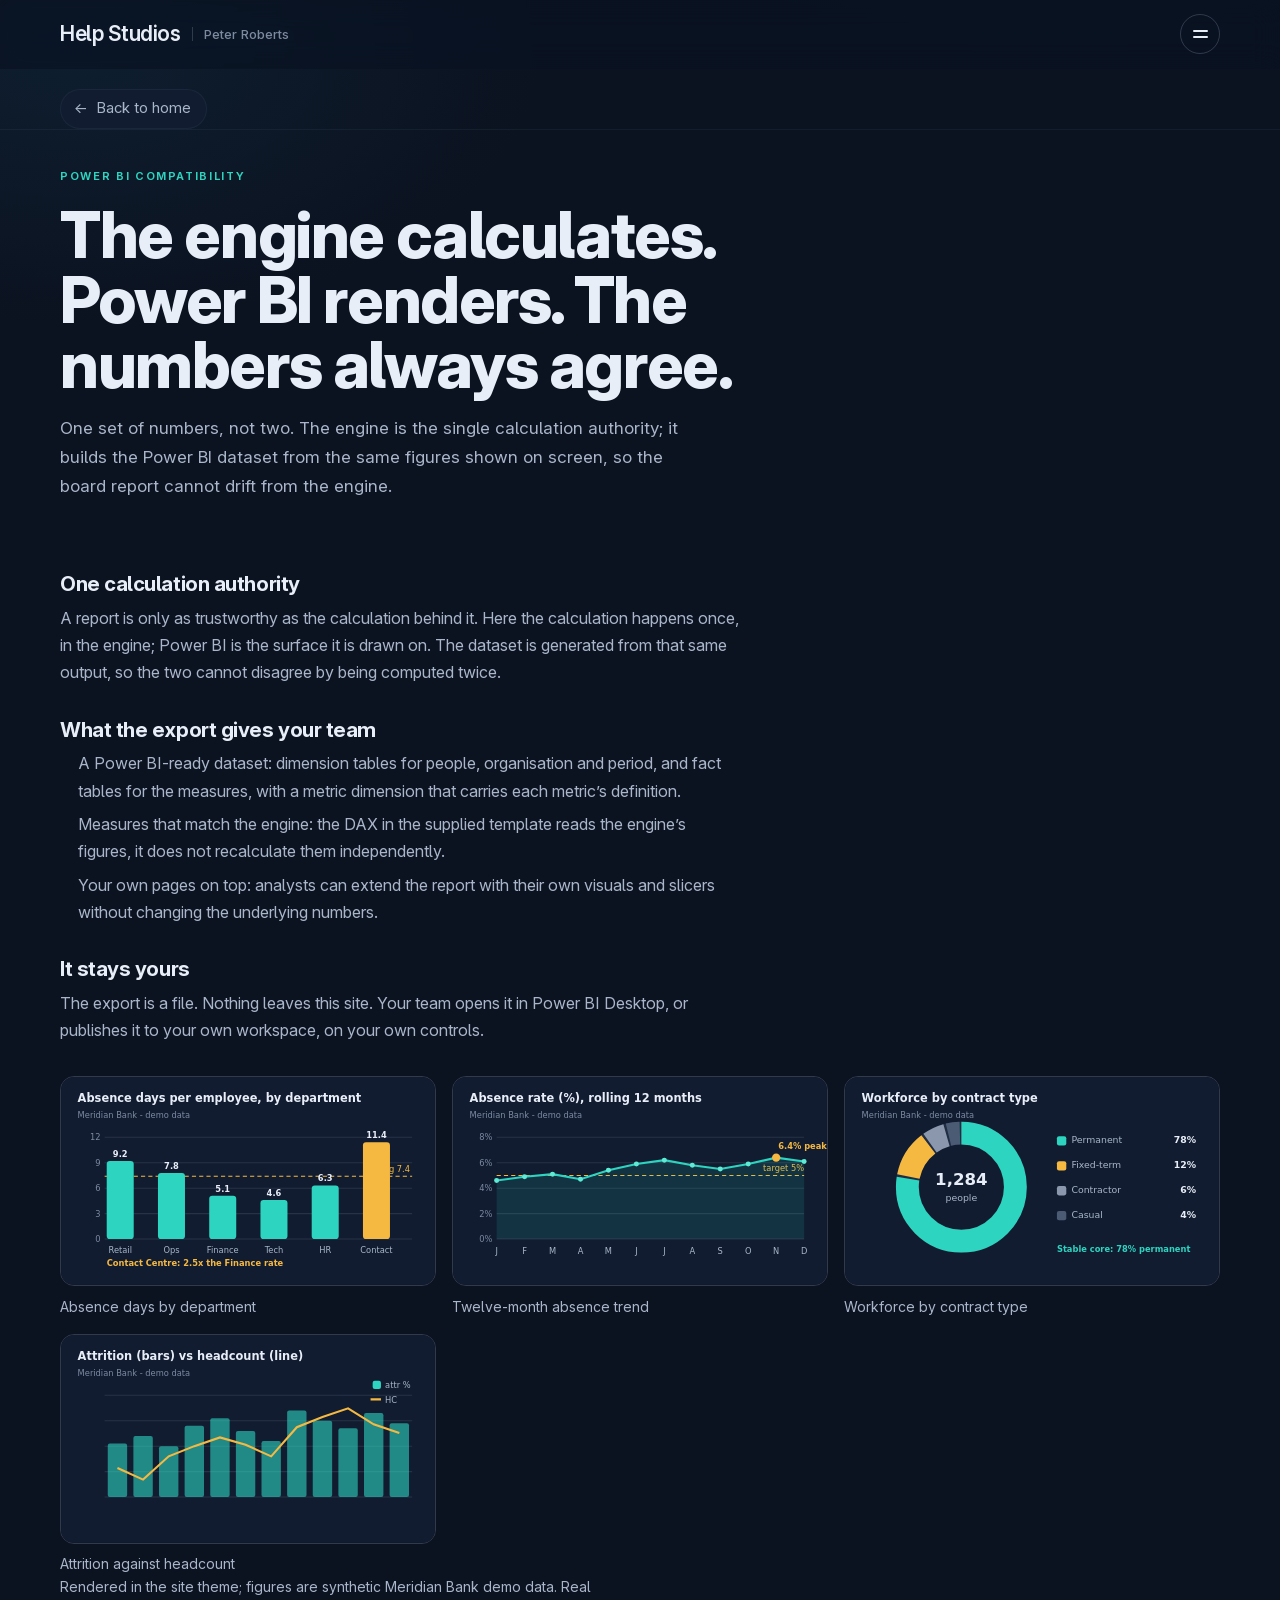
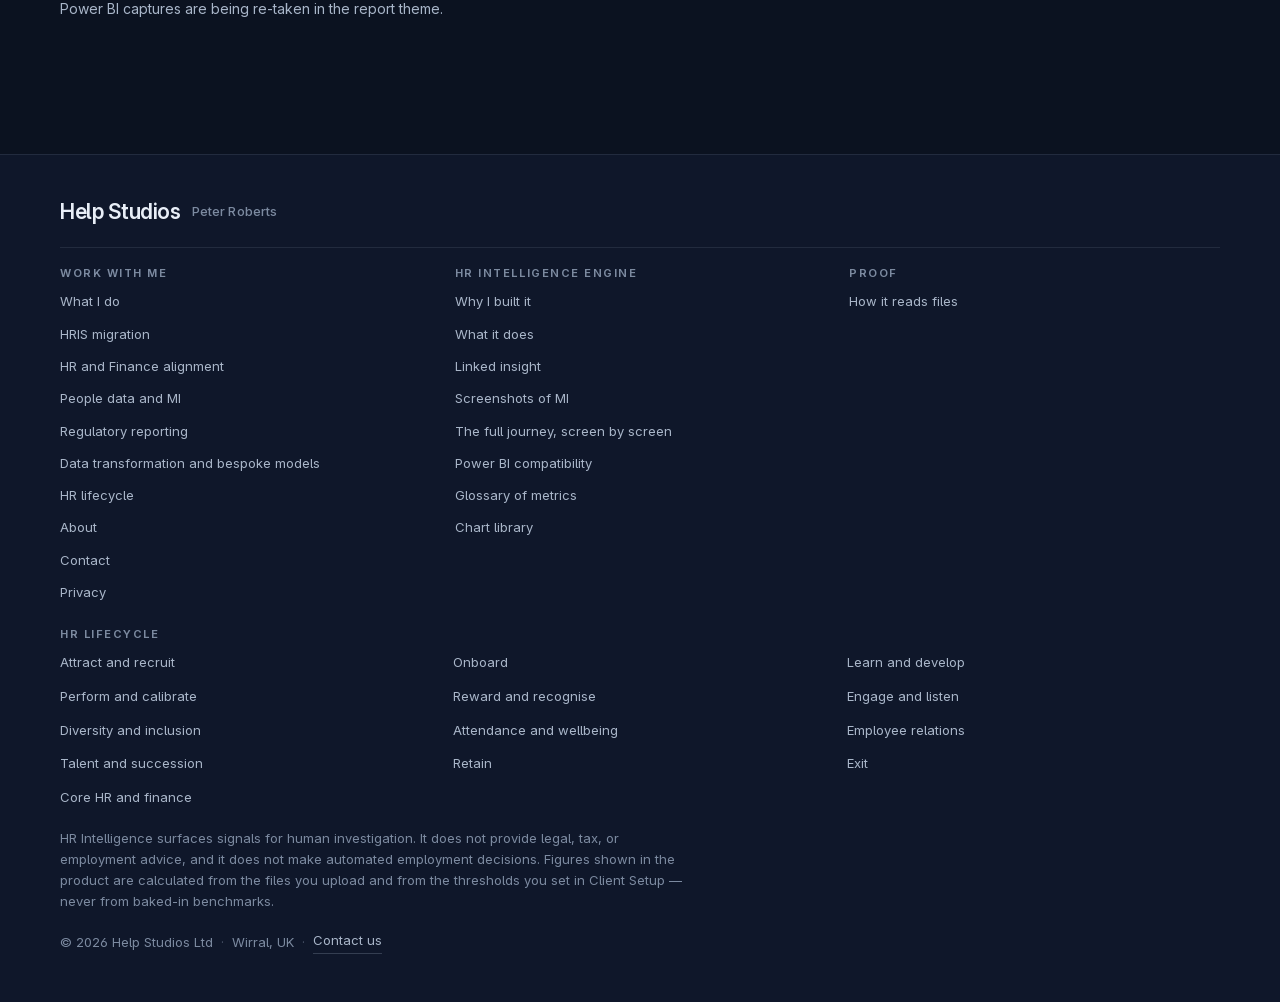
<file: powerbi.html>
<!DOCTYPE html>
<html lang='en-GB'>
<head>
  <meta charset='UTF-8'>
  <meta http-equiv='Content-Security-Policy' content="default-src 'none'; script-src 'self'; style-src 'self' 'unsafe-inline'; img-src 'self' data:; font-src 'self'; media-src 'self'; connect-src 'self'; form-action 'none'; base-uri 'none'; manifest-src 'self'">
  <meta name='referrer' content='strict-origin-when-cross-origin'>
  <meta name='viewport' content='width=device-width, initial-scale=1.0'>
  <title>Power BI compatibility - HR Intelligence engine | Help Studios</title>
  <meta name='description' content='How the HR Intelligence engine and Power BI fit together: the engine is the single calculation authority and generates the Power BI dataset, so the numbers always agree.'>
  <meta name='author' content='Help Studios Ltd'>
  <meta name='theme-color' content='#0b1220'>
  <meta name='color-scheme' content='dark light'>
  <link rel='canonical' href='https://help-studios.com/powerbi.html'>
  <meta property='og:type' content='website'>
  <meta property='og:site_name' content='Help Studios'>
  <meta property='og:locale' content='en_GB'>
  <meta property='og:url' content='https://help-studios.com/powerbi.html'>
  <meta property='og:title' content='Power BI compatibility - HR Intelligence engine'>
  <meta property='og:description' content='The engine calculates, Power BI renders. The numbers always agree.'>
  <meta property='og:image' content='https://help-studios.com/assets/og-image.png'>
  <meta property='og:image:width' content='1200'>
  <meta property='og:image:height' content='630'>
  <meta name='twitter:card' content='summary_large_image'>
  <meta name='twitter:title' content='Power BI compatibility - HR Intelligence engine'>
  <meta name='twitter:description' content='The engine calculates, Power BI renders. The numbers always agree.'>
  <meta name='twitter:image' content='https://help-studios.com/assets/og-image.png'>
  <link rel='icon' href='assets/favicon.svg' type='image/svg+xml'>
  <link rel='icon' href='assets/favicon-32.png' sizes='32x32' type='image/png'>
  <link rel='apple-touch-icon' href='assets/apple-touch-icon.png'>
  <link rel='preload' href='assets/fonts/InterVariable.woff2' as='font' type='font/woff2' crossorigin>
  <link rel='stylesheet' href='css/site.css'>
</head>
<body>
  <a class='skip-link' href='#main'>Skip to content</a>
  <header class='site-header' id='site-header'>
    <div class='wrap header-inner'>
      <a class='brand' href='index.html#top' aria-label='Help Studios, Peter Roberts, back to top'>
        <span class='brand-name'>Help Studios</span>
        <span class='brand-rule' aria-hidden='true'></span>
        <span class='brand-product'>Peter Roberts</span>
      </a>
      <button class='nav-toggle' id='nav-toggle' type='button' aria-expanded='false' aria-controls='site-nav'>
        <span class='nav-toggle-bars' aria-hidden='true'><span></span><span></span></span>
        <span class='visually-hidden'>Menu</span>
      </button>
      <nav class='site-nav' id='site-nav' aria-label='Primary'>
        <div class='nav-item nav-has-menu nav-hris'>
          <button class='nav-menu-toggle' type='button' aria-expanded='false' aria-haspopup='true' aria-controls='menu-hris'>HRIS migration <span class='nav-caret' aria-hidden='true'></span></button>
          <div class='nav-menu' id='menu-hris'>
            <ul class='nav-menu-list'>
              <li><a class='nav-menu-feature' href='hris-migration.html'><strong>HRIS migration</strong><span>Overview</span></a></li>
              <li><a href='hris-migration.html#end-to-end'>The migration, end to end</a></li>
              <li><a href='hris-migration.html#assistant'>The engine as my assistant</a></li>
              <li><a href='hris-migration.html#done'>Where I have done this</a></li>
            </ul>
          </div>
        </div>
        <div class='nav-item nav-has-menu nav-hrf'>
          <button class='nav-menu-toggle' type='button' aria-expanded='false' aria-haspopup='true' aria-controls='menu-hrf'>HR and Finance <span class='nav-caret' aria-hidden='true'></span></button>
          <div class='nav-menu' id='menu-hrf'>
            <ul class='nav-menu-list'>
              <li><a class='nav-menu-feature' href='hr-finance.html'><strong>HR and Finance</strong><span>Overview</span></a></li>
              <li><a href='hr-finance.html#how'>How I work</a></li>
              <li><a href='hr-finance.html#transactions'>Corporate change and transactions</a></li>
              <li><a href='hr-finance.html#track'>Where I have done this</a></li>
            </ul>
          </div>
        </div>
        <div class='nav-item nav-has-menu nav-mi'>
          <button class='nav-menu-toggle' type='button' aria-expanded='false' aria-haspopup='true' aria-controls='menu-mi'>People data and MI <span class='nav-caret' aria-hidden='true'></span></button>
          <div class='nav-menu' id='menu-mi'>
            <ul class='nav-menu-list'>
              <li><a class='nav-menu-feature' href='mi-transformation.html'><strong>People data and MI</strong><span>Overview</span></a></li>
              <li><a href='mi-transformation.html#ways'>Three ways of reporting</a></li>
              <li><a href='mi-transformation.html#linked'>Linked insight</a></li>
              <li><a href='mi-transformation.html#packs'>MI packs and data management</a></li>
              <li><a href='mi-transformation.html#lifecycle'>Across the lifecycle</a></li>
              <li><a href='mi-transformation.html#powerbi'>Export into Power BI</a></li>
            </ul>
          </div>
        </div>
        <div class='nav-item nav-has-menu nav-reg'>
          <button class='nav-menu-toggle' type='button' aria-expanded='false' aria-haspopup='true' aria-controls='menu-reg'>Regulatory reporting <span class='nav-caret' aria-hidden='true'></span></button>
          <div class='nav-menu' id='menu-reg'>
            <ul class='nav-menu-list'>
              <li><a class='nav-menu-feature' href='regulatory-reporting.html'><strong>Regulatory reporting</strong><span>Overview</span></a></li>
              <li><a href='regulatory-reporting.html#what'>What I report on</a></li>
              <li><a href='regulatory-reporting.html#proof'>In the engine</a></li>
            </ul>
          </div>
        </div>
        <div class='nav-item nav-has-menu nav-bsp'>
          <button class='nav-menu-toggle' type='button' aria-expanded='false' aria-haspopup='true' aria-controls='menu-bsp'>Bespoke models <span class='nav-caret' aria-hidden='true'></span></button>
          <div class='nav-menu' id='menu-bsp'>
            <ul class='nav-menu-list'>
              <li><a class='nav-menu-feature' href='bespoke-tools.html'><strong>Bespoke models</strong><span>Overview</span></a></li>
              <li><a href='bespoke-tools.html#build'>What I build</a></li>
              <li><a href='bespoke-tools.html#models'>Bespoke models</a></li>
              <li><a href='bespoke-tools.html#euc'>Spreadsheet models made fit</a></li>
              <li><a href='bespoke-tools.html#how'>How I build</a></li>
            </ul>
          </div>
        </div>
        <div class='nav-item nav-has-menu nav-engine'>
          <button class='nav-menu-toggle' type='button' aria-expanded='false' aria-haspopup='true' aria-controls='menu-engine'>The engine <span class='nav-caret' aria-hidden='true'></span></button>
          <div class='nav-menu' id='menu-engine'>
            <ul class='nav-menu-list'>
              <li><a class='nav-menu-feature' href='engine.html'><strong>The HR Intelligence engine</strong><span>An entire MI team, in one product</span></a></li>
              <li><a href='engine.html#tour'>Guided tour</a></li>
              <li><a href='journey.html'>The full journey, screen by screen</a></li>
              <li><a href='screenshots.html'>Screenshots of MI</a></li>
              <li><a href='powerbi.html'>Power BI compatibility</a></li>
              <li><a href='glossary.html'>Glossary of metrics</a></li>
              <li><a href='chart-library.html'>Chart library</a></li>
            </ul>
          </div>
        </div>
        <a href='about.html'>About</a>
        <a class='btn btn-primary btn-sm nav-cta' href='index.html#contact'>Contact me</a>
      </nav>
    </div>
  </header>
<main id='main'>
    <nav class='backbar' aria-label='Back'><div class='wrap'><a class='backlink' href='index.html'><span aria-hidden='true'>&larr;</span> Back to home</a></div></nav>
    <section class='section'>
      <div class='wrap'>
        <div class='section-head'>
          <p class='eyebrow'>Power BI compatibility</p>
          <h1 id='pbi-title'>The engine calculates. Power BI renders. The numbers always agree.</h1>
          <p class='section-lede'>One set of numbers, not two. The engine is the single calculation authority; it builds the Power BI dataset from the same figures shown on screen, so the board report cannot drift from the engine.</p>
        </div>
        <div class='prose'>
          <h2>One calculation authority</h2>
          <p>A report is only as trustworthy as the calculation behind it. Here the calculation happens once, in the engine; Power BI is the surface it is drawn on. The dataset is generated from that same output, so the two cannot disagree by being computed twice.</p>
          <h2>What the export gives your team</h2>
          <ul>
            <li>A Power BI-ready dataset: dimension tables for people, organisation and period, and fact tables for the measures, with a metric dimension that carries each metric&rsquo;s definition.</li>
            <li>Measures that match the engine: the DAX in the supplied template reads the engine&rsquo;s figures, it does not recalculate them independently.</li>
            <li>Your own pages on top: analysts can extend the report with their own visuals and slicers without changing the underlying numbers.</li>
          </ul>
          <h2>It stays yours</h2>
          <p>The export is a file. Nothing leaves this site. Your team opens it in Power BI Desktop, or publishes it to your own workspace, on your own controls.</p>
        </div>
        <div class='shot-grid chart-grid'>
          <figure class='chart-fig'><svg viewBox='0 0 360 200' role='img' aria-label='Bar chart: absence days per employee by department' class='chart-svg' preserveAspectRatio='xMidYMid meet' style='width:100%;height:auto;display:block;font-family:InterVariable,system-ui,sans-serif'><rect x='0' y='0' width='360' height='200' rx='10' fill='#111c31'/><text x='16' y='24' fill='#e8eef7' font-size='11' font-weight='600' text-anchor='start'>Absence days per employee, by department</text><text x='16' y='39' fill='#7c8aa0' font-size='8' font-weight='500' text-anchor='start'>Meridian Bank - demo data</text><line x1='42' y1='156' x2='338' y2='156' stroke='rgba(148,163,184,0.16)'/><text x='38' y='159' fill='#7c8aa0' font-size='8' font-weight='500' text-anchor='end'>0</text><line x1='42' y1='131.5' x2='338' y2='131.5' stroke='rgba(148,163,184,0.16)'/><text x='38' y='134.5' fill='#7c8aa0' font-size='8' font-weight='500' text-anchor='end'>3</text><line x1='42' y1='107' x2='338' y2='107' stroke='rgba(148,163,184,0.16)'/><text x='38' y='110' fill='#7c8aa0' font-size='8' font-weight='500' text-anchor='end'>6</text><line x1='42' y1='82.5' x2='338' y2='82.5' stroke='rgba(148,163,184,0.16)'/><text x='38' y='85.5' fill='#7c8aa0' font-size='8' font-weight='500' text-anchor='end'>9</text><line x1='42' y1='58' x2='338' y2='58' stroke='rgba(148,163,184,0.16)'/><text x='38' y='61' fill='#7c8aa0' font-size='8' font-weight='500' text-anchor='end'>12</text><line x1='42' y1='95.56666666666666' x2='338' y2='95.56666666666666' stroke='#f5b942' stroke-width='1' stroke-dasharray='4 3'/><text x='336' y='91.56666666666666' fill='#f5b942' font-size='8' font-weight='500' text-anchor='end'>org avg 7.4</text><rect x='44' y='80.86666666666667' width='26' height='75.13333333333333' rx='3' fill='#2dd4bf'/><text x='57' y='76.86666666666667' fill='#e8eef7' font-size='8' font-weight='600' text-anchor='middle'>9.2</text><text x='57' y='169' fill='#a9b6c9' font-size='8' font-weight='500' text-anchor='middle'>Retail</text><rect x='93.33333333333334' y='92.3' width='26' height='63.7' rx='3' fill='#2dd4bf'/><text x='106.33333333333334' y='88.3' fill='#e8eef7' font-size='8' font-weight='600' text-anchor='middle'>7.8</text><text x='106.33333333333334' y='169' fill='#a9b6c9' font-size='8' font-weight='500' text-anchor='middle'>Ops</text><rect x='142.66666666666669' y='114.35' width='26' height='41.65' rx='3' fill='#2dd4bf'/><text x='155.66666666666669' y='110.35' fill='#e8eef7' font-size='8' font-weight='600' text-anchor='middle'>5.1</text><text x='155.66666666666669' y='169' fill='#a9b6c9' font-size='8' font-weight='500' text-anchor='middle'>Finance</text><rect x='192' y='118.43333333333334' width='26' height='37.56666666666666' rx='3' fill='#2dd4bf'/><text x='205' y='114.43333333333334' fill='#e8eef7' font-size='8' font-weight='600' text-anchor='middle'>4.6</text><text x='205' y='169' fill='#a9b6c9' font-size='8' font-weight='500' text-anchor='middle'>Tech</text><rect x='241.33333333333334' y='104.55' width='26' height='51.45' rx='3' fill='#2dd4bf'/><text x='254.33333333333334' y='100.55' fill='#e8eef7' font-size='8' font-weight='600' text-anchor='middle'>6.3</text><text x='254.33333333333334' y='169' fill='#a9b6c9' font-size='8' font-weight='500' text-anchor='middle'>HR</text><rect x='290.6666666666667' y='62.89999999999999' width='26' height='93.10000000000001' rx='3' fill='#f5b942'/><text x='303.6666666666667' y='58.89999999999999' fill='#e8eef7' font-size='8' font-weight='600' text-anchor='middle'>11.4</text><text x='303.6666666666667' y='169' fill='#a9b6c9' font-size='8' font-weight='500' text-anchor='middle'>Contact</text><text x='44' y='182' fill='#f5b942' font-size='8' font-weight='600' text-anchor='start'>Contact Centre: 2.5x the Finance rate</text></svg><figcaption>Absence days by department</figcaption></figure>
          <figure class='chart-fig'><svg viewBox='0 0 360 200' role='img' aria-label='Line chart: absence rate over twelve months' class='chart-svg' preserveAspectRatio='xMidYMid meet' style='width:100%;height:auto;display:block;font-family:InterVariable,system-ui,sans-serif'><rect x='0' y='0' width='360' height='200' rx='10' fill='#111c31'/><text x='16' y='24' fill='#e8eef7' font-size='11' font-weight='600' text-anchor='start'>Absence rate (%), rolling 12 months</text><text x='16' y='39' fill='#7c8aa0' font-size='8' font-weight='500' text-anchor='start'>Meridian Bank - demo data</text><line x1='42' y1='156' x2='338' y2='156' stroke='rgba(148,163,184,0.16)'/><text x='38' y='159' fill='#7c8aa0' font-size='8' font-weight='500' text-anchor='end'>0%</text><line x1='42' y1='131.5' x2='338' y2='131.5' stroke='rgba(148,163,184,0.16)'/><text x='38' y='134.5' fill='#7c8aa0' font-size='8' font-weight='500' text-anchor='end'>2%</text><line x1='42' y1='107' x2='338' y2='107' stroke='rgba(148,163,184,0.16)'/><text x='38' y='110' fill='#7c8aa0' font-size='8' font-weight='500' text-anchor='end'>4%</text><line x1='42' y1='82.5' x2='338' y2='82.5' stroke='rgba(148,163,184,0.16)'/><text x='38' y='85.5' fill='#7c8aa0' font-size='8' font-weight='500' text-anchor='end'>6%</text><line x1='42' y1='58' x2='338' y2='58' stroke='rgba(148,163,184,0.16)'/><text x='38' y='61' fill='#7c8aa0' font-size='8' font-weight='500' text-anchor='end'>8%</text><line x1='42' y1='94.75' x2='338' y2='94.75' stroke='#f5b942' stroke-width='1' stroke-dasharray='4 3'/><text x='338' y='90.75' fill='#f5b942' font-size='8' font-weight='500' text-anchor='end'>target 5%</text><polygon points='42,156 42,99.65 68.9090909090909,95.975 95.81818181818181,93.525 122.72727272727273,98.425 149.63636363636363,89.85 176.54545454545453,83.725 203.45454545454547,80.05 230.36363636363637,84.95 257.27272727272725,88.625 284.1818181818182,83.725 311.09090909090907,77.6 338,81.275 338,156' fill='#2dd4bf' opacity='0.12'/><polyline points='42,99.65 68.9090909090909,95.975 95.81818181818181,93.525 122.72727272727273,98.425 149.63636363636363,89.85 176.54545454545453,83.725 203.45454545454547,80.05 230.36363636363637,84.95 257.27272727272725,88.625 284.1818181818182,83.725 311.09090909090907,77.6 338,81.275' fill='none' stroke='#2dd4bf' stroke-width='2'/><circle cx='42' cy='99.65' r='2.4' fill='#5eead4'/><circle cx='68.9090909090909' cy='95.975' r='2.4' fill='#5eead4'/><circle cx='95.81818181818181' cy='93.525' r='2.4' fill='#5eead4'/><circle cx='122.72727272727273' cy='98.425' r='2.4' fill='#5eead4'/><circle cx='149.63636363636363' cy='89.85' r='2.4' fill='#5eead4'/><circle cx='176.54545454545453' cy='83.725' r='2.4' fill='#5eead4'/><circle cx='203.45454545454547' cy='80.05' r='2.4' fill='#5eead4'/><circle cx='230.36363636363637' cy='84.95' r='2.4' fill='#5eead4'/><circle cx='257.27272727272725' cy='88.625' r='2.4' fill='#5eead4'/><circle cx='284.1818181818182' cy='83.725' r='2.4' fill='#5eead4'/><circle cx='311.09090909090907' cy='77.6' r='4' fill='#f5b942'/><circle cx='338' cy='81.275' r='2.4' fill='#5eead4'/><text x='42' y='170' fill='#a9b6c9' font-size='8' font-weight='500' text-anchor='middle'>J</text><text x='68.9090909090909' y='170' fill='#a9b6c9' font-size='8' font-weight='500' text-anchor='middle'>F</text><text x='95.81818181818181' y='170' fill='#a9b6c9' font-size='8' font-weight='500' text-anchor='middle'>M</text><text x='122.72727272727273' y='170' fill='#a9b6c9' font-size='8' font-weight='500' text-anchor='middle'>A</text><text x='149.63636363636363' y='170' fill='#a9b6c9' font-size='8' font-weight='500' text-anchor='middle'>M</text><text x='176.54545454545453' y='170' fill='#a9b6c9' font-size='8' font-weight='500' text-anchor='middle'>J</text><text x='203.45454545454547' y='170' fill='#a9b6c9' font-size='8' font-weight='500' text-anchor='middle'>J</text><text x='230.36363636363637' y='170' fill='#a9b6c9' font-size='8' font-weight='500' text-anchor='middle'>A</text><text x='257.27272727272725' y='170' fill='#a9b6c9' font-size='8' font-weight='500' text-anchor='middle'>S</text><text x='284.1818181818182' y='170' fill='#a9b6c9' font-size='8' font-weight='500' text-anchor='middle'>O</text><text x='311.09090909090907' y='170' fill='#a9b6c9' font-size='8' font-weight='500' text-anchor='middle'>N</text><text x='338' y='170' fill='#a9b6c9' font-size='8' font-weight='500' text-anchor='middle'>D</text><text x='313.09090909090907' y='69.6' fill='#f5b942' font-size='8' font-weight='600' text-anchor='start'>6.4% peak</text></svg><figcaption>Twelve-month absence trend</figcaption></figure>
          <figure class='chart-fig'><svg viewBox='0 0 360 200' role='img' aria-label='Doughnut chart: workforce by contract type' class='chart-svg' preserveAspectRatio='xMidYMid meet' style='width:100%;height:auto;display:block;font-family:InterVariable,system-ui,sans-serif'><rect x='0' y='0' width='360' height='200' rx='10' fill='#111c31'/><text x='16' y='24' fill='#e8eef7' font-size='11' font-weight='600' text-anchor='start'>Workforce by contract type</text><text x='16' y='39' fill='#7c8aa0' font-size='8' font-weight='500' text-anchor='start'>Meridian Bank - demo data</text><circle cx='112' cy='106' r='52' fill='none' stroke='rgba(148,163,184,0.12)' stroke-width='22'/><circle cx='112' cy='106' r='52' fill='none' stroke='#2dd4bf' stroke-width='22' stroke-dasharray='252.84599605920405 73.87963991413446' stroke-dashoffset='0' transform='rotate(-90 112 106)'/><circle cx='112' cy='106' r='52' fill='none' stroke='#f5b942' stroke-width='22' stroke-dasharray='37.20707631680062 289.5185596565379' stroke-dashoffset='-254.84599605920405' transform='rotate(-90 112 106)'/><circle cx='112' cy='106' r='52' fill='none' stroke='#8a97ad' stroke-width='22' stroke-dasharray='17.60353815840031 309.12209781493823' stroke-dashoffset='-294.05307237600465' transform='rotate(-90 112 106)'/><circle cx='112' cy='106' r='52' fill='none' stroke='#4b5b74' stroke-width='22' stroke-dasharray='11.06902543893354 315.656610534405' stroke-dashoffset='-313.65661053440493' transform='rotate(-90 112 106)'/><text x='112' y='104' fill='#e8eef7' font-size='16' font-weight='700' text-anchor='middle'>1,284</text><text x='112' y='119' fill='#a9b6c9' font-size='9' font-weight='500' text-anchor='middle'>people</text><rect x='204' y='57' width='9' height='9' rx='2' fill='#2dd4bf'/><text x='218' y='64' fill='#a9b6c9' font-size='9' font-weight='500' text-anchor='start'>Permanent</text><text x='338' y='64' fill='#e8eef7' font-size='9' font-weight='600' text-anchor='end'>78%</text><rect x='204' y='81' width='9' height='9' rx='2' fill='#f5b942'/><text x='218' y='88' fill='#a9b6c9' font-size='9' font-weight='500' text-anchor='start'>Fixed-term</text><text x='338' y='88' fill='#e8eef7' font-size='9' font-weight='600' text-anchor='end'>12%</text><rect x='204' y='105' width='9' height='9' rx='2' fill='#8a97ad'/><text x='218' y='112' fill='#a9b6c9' font-size='9' font-weight='500' text-anchor='start'>Contractor</text><text x='338' y='112' fill='#e8eef7' font-size='9' font-weight='600' text-anchor='end'>6%</text><rect x='204' y='129' width='9' height='9' rx='2' fill='#4b5b74'/><text x='218' y='136' fill='#a9b6c9' font-size='9' font-weight='500' text-anchor='start'>Casual</text><text x='338' y='136' fill='#e8eef7' font-size='9' font-weight='600' text-anchor='end'>4%</text><text x='204' y='168' fill='#2dd4bf' font-size='8' font-weight='600' text-anchor='start'>Stable core: 78% permanent</text></svg><figcaption>Workforce by contract type</figcaption></figure>
          <figure class='chart-fig'><svg viewBox='0 0 360 200' role='img' aria-label='Combo chart: attrition bars with a headcount line' class='chart-svg' preserveAspectRatio='xMidYMid meet' style='width:100%;height:auto;display:block;font-family:InterVariable,system-ui,sans-serif'><rect x='0' y='0' width='360' height='200' rx='10' fill='#111c31'/><text x='16' y='24' fill='#e8eef7' font-size='11' font-weight='600' text-anchor='start'>Attrition (bars) vs headcount (line)</text><text x='16' y='39' fill='#7c8aa0' font-size='8' font-weight='500' text-anchor='start'>Meridian Bank - demo data</text><rect x='300' y='44' width='8' height='8' rx='2' fill='#2dd4bf'/><text x='312' y='51' fill='#a9b6c9' font-size='8' font-weight='500' text-anchor='start'>attr %</text><line x1='298' y1='62' x2='308' y2='62' stroke='#f5b942' stroke-width='2'/><text x='312' y='65' fill='#a9b6c9' font-size='8' font-weight='500' text-anchor='start'>HC</text><line x1='42' y1='156' x2='338' y2='156' stroke='rgba(148,163,184,0.16)'/><line x1='42' y1='131.5' x2='338' y2='131.5' stroke='rgba(148,163,184,0.16)'/><line x1='42' y1='107' x2='338' y2='107' stroke='rgba(148,163,184,0.16)'/><line x1='42' y1='82.5' x2='338' y2='82.5' stroke='rgba(148,163,184,0.16)'/><line x1='42' y1='58' x2='338' y2='58' stroke='rgba(148,163,184,0.16)'/><rect x='45' y='104.55' width='18.666666666666668' height='51.45' rx='2' fill='#2dd4bf' opacity='0.6'/><rect x='69.66666666666667' y='97.2' width='18.666666666666668' height='58.8' rx='2' fill='#2dd4bf' opacity='0.6'/><rect x='94.33333333333334' y='107' width='18.666666666666668' height='49' rx='2' fill='#2dd4bf' opacity='0.6'/><rect x='119' y='87.4' width='18.666666666666668' height='68.6' rx='2' fill='#2dd4bf' opacity='0.6'/><rect x='143.66666666666669' y='80.05' width='18.666666666666668' height='75.95' rx='2' fill='#2dd4bf' opacity='0.6'/><rect x='168.33333333333334' y='92.3' width='18.666666666666668' height='63.7' rx='2' fill='#2dd4bf' opacity='0.6'/><rect x='193' y='102.1' width='18.666666666666668' height='53.900000000000006' rx='2' fill='#2dd4bf' opacity='0.6'/><rect x='217.66666666666669' y='72.7' width='18.666666666666668' height='83.3' rx='2' fill='#2dd4bf' opacity='0.6'/><rect x='242.33333333333334' y='82.5' width='18.666666666666668' height='73.5' rx='2' fill='#2dd4bf' opacity='0.6'/><rect x='267' y='89.85' width='18.666666666666668' height='66.15' rx='2' fill='#2dd4bf' opacity='0.6'/><rect x='291.6666666666667' y='75.15' width='18.666666666666668' height='80.85' rx='2' fill='#2dd4bf' opacity='0.6'/><rect x='316.33333333333337' y='84.95' width='18.666666666666668' height='71.05' rx='2' fill='#2dd4bf' opacity='0.6'/><polyline points='54.333333333333336,128 79,139.2 103.66666666666667,116.8 128.33333333333334,107 153.00000000000003,98.6 177.66666666666669,105.60000000000001 202.33333333333334,116.8 227.00000000000003,88.8 251.66666666666669,79 276.3333333333333,70.6 301,86 325.6666666666667,94.4' fill='none' stroke='#f5b942' stroke-width='2'/></svg><figcaption>Attrition against headcount</figcaption></figure>
        </div>
        <p class='section-note'>Rendered in the site theme; figures are synthetic Meridian Bank demo data. Real Power BI captures are being re-taken in the report theme.</p>
      </div>
    </section>
</main>
  <footer class='site-footer'>
    <div class='wrap footer-inner'>
      <div class='footer-brand'>
        <span class='brand-name'>Help Studios</span>
        <span class='brand-product'>Peter Roberts</span>
      </div>
      <nav class='footer-nav' aria-label='Site'>
        <div class='footer-nav-group'>
          <h2 class='footer-nav-label'>Work with me</h2>
          <ul>
            <li><a href='index.html#what-i-do'>What I do</a></li>
            <li><a href='hris-migration.html'>HRIS migration</a></li>
            <li><a href='hr-finance.html'>HR and Finance alignment</a></li>
            <li><a href='mi-transformation.html'>People data and MI</a></li>
            <li><a href='regulatory-reporting.html'>Regulatory reporting</a></li>
            <li><a href='bespoke-tools.html'>Data transformation and bespoke models</a></li>
            <li><a href='mi-transformation.html#lifecycle'>HR lifecycle</a></li>
            <li><a href='about.html'>About</a></li>
            <li><a href='index.html#contact'>Contact</a></li>
            <li><a href='privacy.html'>Privacy</a></li>
          </ul>
        </div>
        <div class='footer-nav-group'>
          <h2 class='footer-nav-label'>HR Intelligence engine</h2>
          <ul>
            <li><a href='engine.html'>Why I built it</a></li>
            <li><a href='engine.html'>What it does</a></li>
            <li><a href='mi-transformation.html#linked'>Linked insight</a></li>
            <li><a href='screenshots.html'>Screenshots of MI</a></li>
              <li><a href='journey.html'>The full journey, screen by screen</a></li>
            <li><a href='powerbi.html'>Power BI compatibility</a></li>
            <li><a href='glossary.html'>Glossary of metrics</a></li>
              <li><a href='chart-library.html'>Chart library</a></li>
          </ul>
        </div>
        <div class='footer-nav-group'>
          <h2 class='footer-nav-label'>Proof</h2>
          <ul>
            <li><a href='engine.html#how'>How it reads files</a></li>
          </ul>
        </div>
        <div class='footer-nav-group footer-nav-lifecycle'>
          <h2 class='footer-nav-label'>HR lifecycle</h2>
<!-- lifecycle-nav:start (generated by tools/build-lifecycle.js from data/lifecycle.json; do not edit) -->
          <ul class="nav-menu-list nav-menu-cols">
            <li><a href="index.html#lifecycle-recruit" data-stage="recruit">Attract and recruit</a></li>
            <li><a href="index.html#lifecycle-onboard" data-stage="onboard">Onboard</a></li>
            <li><a href="index.html#lifecycle-learn" data-stage="learn">Learn and develop</a></li>
            <li><a href="index.html#lifecycle-perform" data-stage="perform">Perform and calibrate</a></li>
            <li><a href="index.html#lifecycle-reward" data-stage="reward">Reward and recognise</a></li>
            <li><a href="index.html#lifecycle-engage" data-stage="engage">Engage and listen</a></li>
            <li><a href="index.html#lifecycle-inclusion" data-stage="inclusion">Diversity and inclusion</a></li>
            <li><a href="index.html#lifecycle-attend" data-stage="attend">Attendance and wellbeing</a></li>
            <li><a href="index.html#lifecycle-relations" data-stage="relations">Employee relations</a></li>
            <li><a href="index.html#lifecycle-succession" data-stage="succession">Talent and succession</a></li>
            <li><a href="index.html#lifecycle-retain" data-stage="retain">Retain</a></li>
            <li><a href="index.html#lifecycle-exit" data-stage="exit">Exit</a></li>
            <li><a href="index.html#lifecycle-foundation" data-stage="foundation">Core HR and finance</a></li>
          </ul>
          <!-- lifecycle-nav:end -->
        </div>
      </nav>
      <p class='footer-legal'>
        HR Intelligence surfaces signals for human investigation. It does not provide legal,
        tax, or employment advice, and it does not make automated employment decisions.
        Figures shown in the product are calculated from the files you upload and from the
        thresholds you set in Client Setup &mdash; never from baked-in benchmarks.
      </p>
      <div class='footer-meta'>
        <span>&copy; <span id='year'>2026</span> Help Studios Ltd</span>
        <span class='footer-dot' aria-hidden='true'>&middot;</span>
        <span>Wirral, UK</span>
        <span class='footer-dot' aria-hidden='true'>&middot;</span>
        <a href='index.html#contact'>Contact us</a>
      </div>
    </div>
  </footer>
  <div class='lightbox' id='lightbox' role='dialog' aria-modal='true' aria-label='Product screenshot' aria-hidden='true'>
    <button class='lightbox-close' id='lightbox-close' type='button' aria-label='Close screenshot'>&times;</button>
    <img alt=''>
  </div>
  <script src='js/site.js'></script>
</body>
</html>
</file>
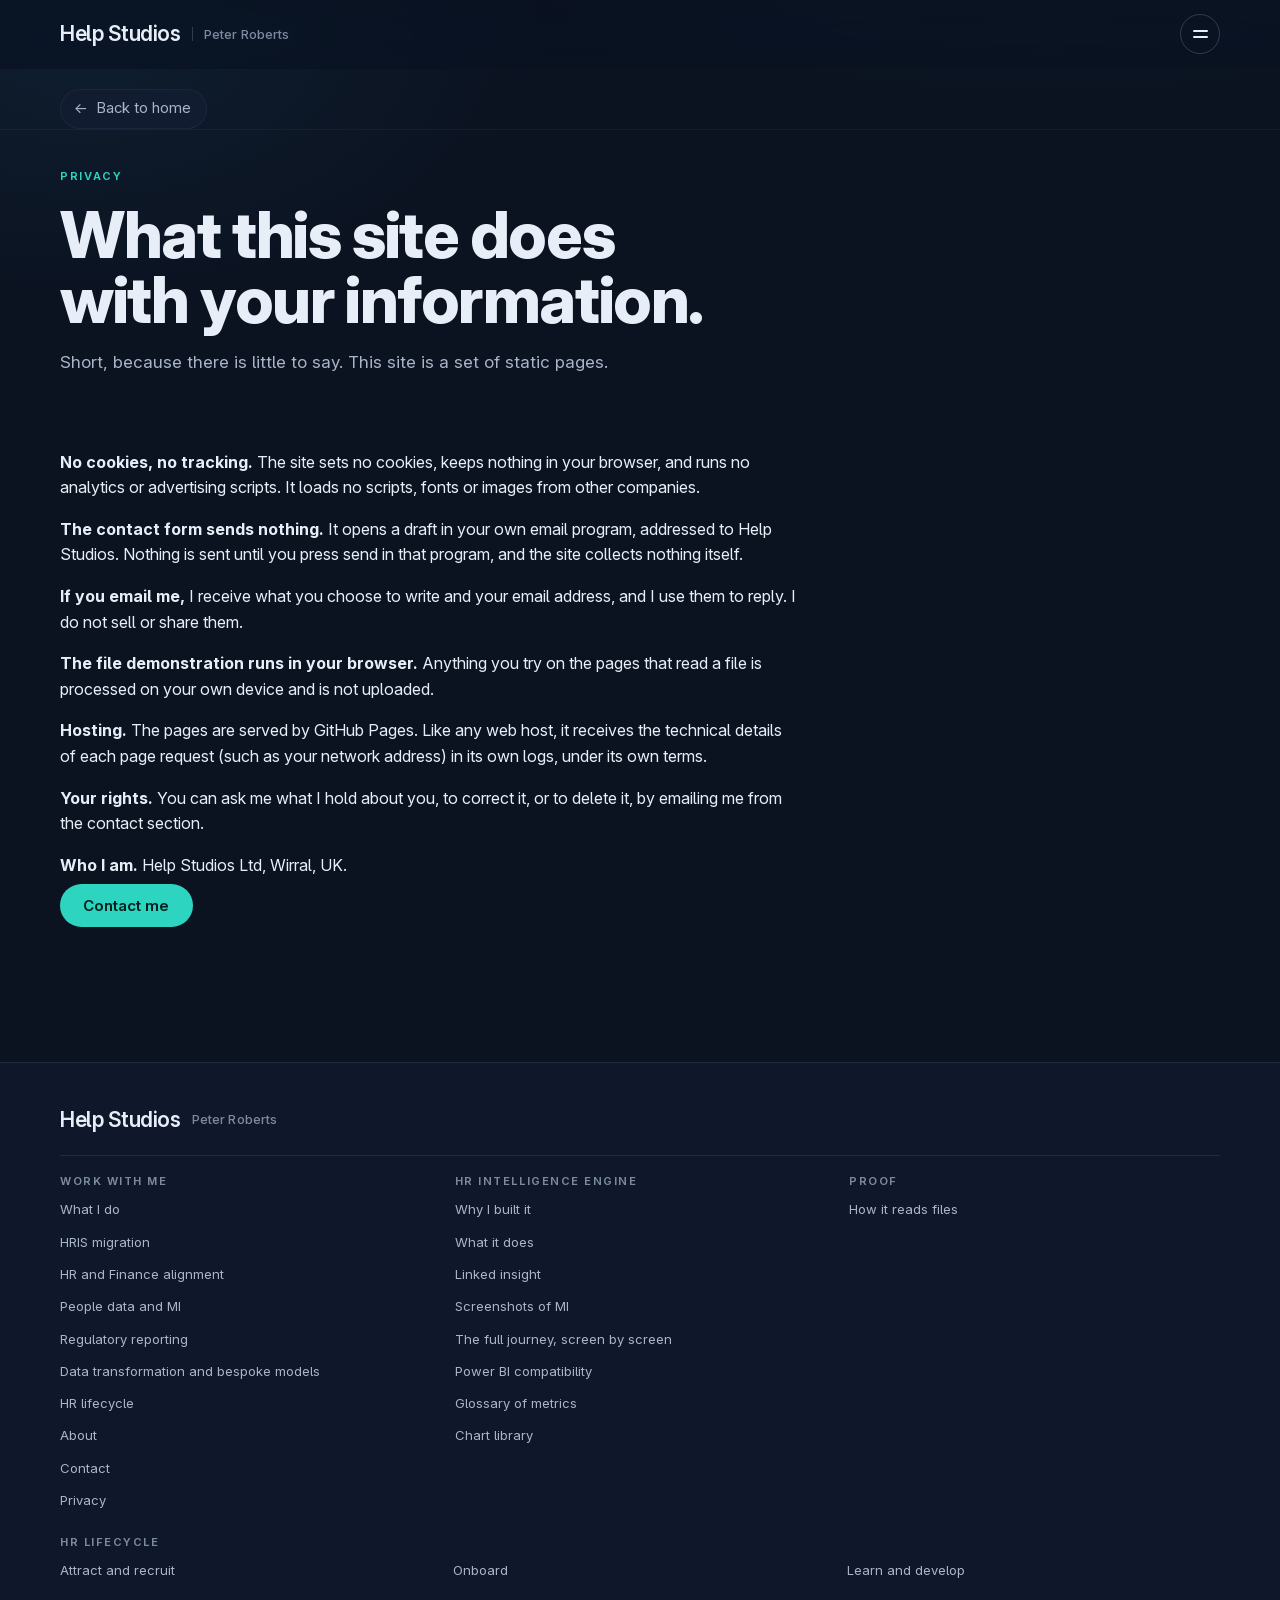
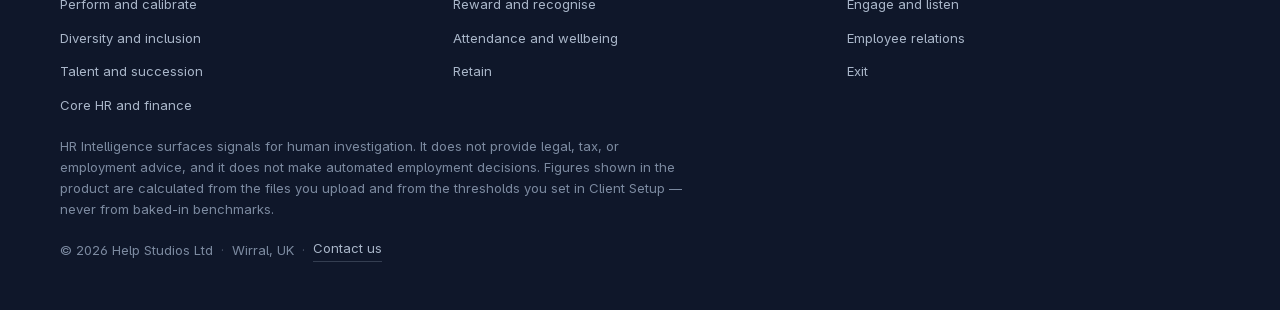
<file: privacy.html>
<!DOCTYPE html>
<html lang='en-GB'>
<head>
  <meta charset='UTF-8'>
  <meta http-equiv='Content-Security-Policy' content="default-src 'none'; script-src 'self'; style-src 'self' 'unsafe-inline'; img-src 'self' data:; font-src 'self'; media-src 'self'; connect-src 'self'; form-action 'none'; base-uri 'none'; manifest-src 'self'">
  <meta name='referrer' content='strict-origin-when-cross-origin'>
  <meta name='viewport' content='width=device-width, initial-scale=1.0'>
  <title>Privacy - Help Studios</title>
  <meta name='description' content='What this website does and does not do with your information.'>
  <meta name='author' content='Help Studios Ltd'>
  <meta name='theme-color' content='#0b1220'>
  <meta name='color-scheme' content='dark light'>
  <link rel='canonical' href='https://help-studios.com/privacy.html'>
  <meta property='og:type' content='website'>
  <meta property='og:site_name' content='Help Studios'>
  <meta property='og:locale' content='en_GB'>
  <meta property='og:url' content='https://help-studios.com/privacy.html'>
  <meta property='og:title' content='Privacy - Help Studios'>
  <meta property='og:description' content='What this website does and does not do with your information.'>
  <meta property='og:image' content='https://help-studios.com/assets/og-image.png'>
  <meta property='og:image:width' content='1200'>
  <meta property='og:image:height' content='630'>
  <meta name='twitter:card' content='summary_large_image'>
  <meta name='twitter:title' content='Privacy - Help Studios'>
  <meta name='twitter:description' content='What this website does and does not do with your information.'>
  <meta name='twitter:image' content='https://help-studios.com/assets/og-image.png'>
  <link rel='icon' href='assets/favicon.svg' type='image/svg+xml'>
  <link rel='icon' href='assets/favicon-32.png' sizes='32x32' type='image/png'>
  <link rel='apple-touch-icon' href='assets/apple-touch-icon.png'>
  <link rel='preload' href='assets/fonts/InterVariable.woff2' as='font' type='font/woff2' crossorigin>
  <link rel='stylesheet' href='css/site.css'>
</head>
<body>
  <a class='skip-link' href='#main'>Skip to content</a>
  <header class='site-header' id='site-header'>
    <div class='wrap header-inner'>
      <a class='brand' href='index.html#top' aria-label='Help Studios, Peter Roberts, back to top'>
        <span class='brand-name'>Help Studios</span>
        <span class='brand-rule' aria-hidden='true'></span>
        <span class='brand-product'>Peter Roberts</span>
      </a>
      <button class='nav-toggle' id='nav-toggle' type='button' aria-expanded='false' aria-controls='site-nav'>
        <span class='nav-toggle-bars' aria-hidden='true'><span></span><span></span></span>
        <span class='visually-hidden'>Menu</span>
      </button>
      <nav class='site-nav' id='site-nav' aria-label='Primary'>
        <div class='nav-item nav-has-menu nav-hris'>
          <button class='nav-menu-toggle' type='button' aria-expanded='false' aria-haspopup='true' aria-controls='menu-hris'>HRIS migration <span class='nav-caret' aria-hidden='true'></span></button>
          <div class='nav-menu' id='menu-hris'>
            <ul class='nav-menu-list'>
              <li><a class='nav-menu-feature' href='hris-migration.html'><strong>HRIS migration</strong><span>Overview</span></a></li>
              <li><a href='hris-migration.html#end-to-end'>The migration, end to end</a></li>
              <li><a href='hris-migration.html#assistant'>The engine as my assistant</a></li>
              <li><a href='hris-migration.html#done'>Where I have done this</a></li>
            </ul>
          </div>
        </div>
        <div class='nav-item nav-has-menu nav-hrf'>
          <button class='nav-menu-toggle' type='button' aria-expanded='false' aria-haspopup='true' aria-controls='menu-hrf'>HR and Finance <span class='nav-caret' aria-hidden='true'></span></button>
          <div class='nav-menu' id='menu-hrf'>
            <ul class='nav-menu-list'>
              <li><a class='nav-menu-feature' href='hr-finance.html'><strong>HR and Finance</strong><span>Overview</span></a></li>
              <li><a href='hr-finance.html#how'>How I work</a></li>
              <li><a href='hr-finance.html#transactions'>Corporate change and transactions</a></li>
              <li><a href='hr-finance.html#track'>Where I have done this</a></li>
            </ul>
          </div>
        </div>
        <div class='nav-item nav-has-menu nav-mi'>
          <button class='nav-menu-toggle' type='button' aria-expanded='false' aria-haspopup='true' aria-controls='menu-mi'>People data and MI <span class='nav-caret' aria-hidden='true'></span></button>
          <div class='nav-menu' id='menu-mi'>
            <ul class='nav-menu-list'>
              <li><a class='nav-menu-feature' href='mi-transformation.html'><strong>People data and MI</strong><span>Overview</span></a></li>
              <li><a href='mi-transformation.html#ways'>Three ways of reporting</a></li>
              <li><a href='mi-transformation.html#linked'>Linked insight</a></li>
              <li><a href='mi-transformation.html#packs'>MI packs and data management</a></li>
              <li><a href='mi-transformation.html#lifecycle'>Across the lifecycle</a></li>
              <li><a href='mi-transformation.html#powerbi'>Export into Power BI</a></li>
            </ul>
          </div>
        </div>
        <div class='nav-item nav-has-menu nav-reg'>
          <button class='nav-menu-toggle' type='button' aria-expanded='false' aria-haspopup='true' aria-controls='menu-reg'>Regulatory reporting <span class='nav-caret' aria-hidden='true'></span></button>
          <div class='nav-menu' id='menu-reg'>
            <ul class='nav-menu-list'>
              <li><a class='nav-menu-feature' href='regulatory-reporting.html'><strong>Regulatory reporting</strong><span>Overview</span></a></li>
              <li><a href='regulatory-reporting.html#what'>What I report on</a></li>
              <li><a href='regulatory-reporting.html#proof'>In the engine</a></li>
            </ul>
          </div>
        </div>
        <div class='nav-item nav-has-menu nav-bsp'>
          <button class='nav-menu-toggle' type='button' aria-expanded='false' aria-haspopup='true' aria-controls='menu-bsp'>Bespoke models <span class='nav-caret' aria-hidden='true'></span></button>
          <div class='nav-menu' id='menu-bsp'>
            <ul class='nav-menu-list'>
              <li><a class='nav-menu-feature' href='bespoke-tools.html'><strong>Bespoke models</strong><span>Overview</span></a></li>
              <li><a href='bespoke-tools.html#build'>What I build</a></li>
              <li><a href='bespoke-tools.html#models'>Bespoke models</a></li>
              <li><a href='bespoke-tools.html#euc'>Spreadsheet models made fit</a></li>
              <li><a href='bespoke-tools.html#how'>How I build</a></li>
            </ul>
          </div>
        </div>
        <div class='nav-item nav-has-menu nav-engine'>
          <button class='nav-menu-toggle' type='button' aria-expanded='false' aria-haspopup='true' aria-controls='menu-engine'>The engine <span class='nav-caret' aria-hidden='true'></span></button>
          <div class='nav-menu' id='menu-engine'>
            <ul class='nav-menu-list'>
              <li><a class='nav-menu-feature' href='engine.html'><strong>The HR Intelligence engine</strong><span>An entire MI team, in one product</span></a></li>
              <li><a href='engine.html#tour'>Guided tour</a></li>
              <li><a href='journey.html'>The full journey, screen by screen</a></li>
              <li><a href='screenshots.html'>Screenshots of MI</a></li>
              <li><a href='powerbi.html'>Power BI compatibility</a></li>
              <li><a href='glossary.html'>Glossary of metrics</a></li>
              <li><a href='chart-library.html'>Chart library</a></li>
            </ul>
          </div>
        </div>
        <a href='about.html'>About</a>
        <a class='btn btn-primary btn-sm nav-cta' href='index.html#contact'>Contact me</a>
      </nav>
    </div>
  </header>
<main id='main'>
    <nav class='backbar' aria-label='Back'><div class='wrap'><a class='backlink' href='index.html'><span aria-hidden='true'>&larr;</span> Back to home</a></div></nav>
    <section class='section'>
      <div class='wrap'>
        <div class='section-head'>
          <p class='eyebrow'>Privacy</p>
          <h1>What this site does with your information.</h1>
          <p class='section-lede'>Short, because there is little to say. This site is a set of static pages.</p>
        </div>
        <ul class='privacy-list'>
          <li><strong>No cookies, no tracking.</strong> The site sets no cookies, keeps nothing in your browser, and runs no analytics or advertising scripts. It loads no scripts, fonts or images from other companies.</li>
          <li><strong>The contact form sends nothing.</strong> It opens a draft in your own email program, addressed to Help Studios. Nothing is sent until you press send in that program, and the site collects nothing itself.</li>
          <li><strong>If you email me,</strong> I receive what you choose to write and your email address, and I use them to reply. I do not sell or share them.</li>
          <li><strong>The file demonstration runs in your browser.</strong> Anything you try on the pages that read a file is processed on your own device and is not uploaded.</li>
          <li><strong>Hosting.</strong> The pages are served by GitHub Pages. Like any web host, it receives the technical details of each page request (such as your network address) in its own logs, under its own terms.</li>
          <li><strong>Your rights.</strong> You can ask me what I hold about you, to correct it, or to delete it, by emailing me from the contact section.</li>
          <li><strong>Who I am.</strong> Help Studios Ltd, Wirral, UK.</li>
        </ul>
        <p class='hero-actions'><a class='btn btn-primary' href='index.html#contact'>Contact me</a></p>
      </div>
    </section>
</main>
  <footer class='site-footer'>
    <div class='wrap footer-inner'>
      <div class='footer-brand'>
        <span class='brand-name'>Help Studios</span>
        <span class='brand-product'>Peter Roberts</span>
      </div>
      <nav class='footer-nav' aria-label='Site'>
        <div class='footer-nav-group'>
          <h2 class='footer-nav-label'>Work with me</h2>
          <ul>
            <li><a href='index.html#what-i-do'>What I do</a></li>
            <li><a href='hris-migration.html'>HRIS migration</a></li>
            <li><a href='hr-finance.html'>HR and Finance alignment</a></li>
            <li><a href='mi-transformation.html'>People data and MI</a></li>
            <li><a href='regulatory-reporting.html'>Regulatory reporting</a></li>
            <li><a href='bespoke-tools.html'>Data transformation and bespoke models</a></li>
            <li><a href='mi-transformation.html#lifecycle'>HR lifecycle</a></li>
            <li><a href='about.html'>About</a></li>
            <li><a href='index.html#contact'>Contact</a></li>
            <li><a href='privacy.html'>Privacy</a></li>
          </ul>
        </div>
        <div class='footer-nav-group'>
          <h2 class='footer-nav-label'>HR Intelligence engine</h2>
          <ul>
            <li><a href='engine.html'>Why I built it</a></li>
            <li><a href='engine.html'>What it does</a></li>
            <li><a href='mi-transformation.html#linked'>Linked insight</a></li>
            <li><a href='screenshots.html'>Screenshots of MI</a></li>
              <li><a href='journey.html'>The full journey, screen by screen</a></li>
            <li><a href='powerbi.html'>Power BI compatibility</a></li>
            <li><a href='glossary.html'>Glossary of metrics</a></li>
              <li><a href='chart-library.html'>Chart library</a></li>
          </ul>
        </div>
        <div class='footer-nav-group'>
          <h2 class='footer-nav-label'>Proof</h2>
          <ul>
            <li><a href='engine.html#how'>How it reads files</a></li>
          </ul>
        </div>
        <div class='footer-nav-group footer-nav-lifecycle'>
          <h2 class='footer-nav-label'>HR lifecycle</h2>
<!-- lifecycle-nav:start (generated by tools/build-lifecycle.js from data/lifecycle.json; do not edit) -->
          <ul class="nav-menu-list nav-menu-cols">
            <li><a href="index.html#lifecycle-recruit" data-stage="recruit">Attract and recruit</a></li>
            <li><a href="index.html#lifecycle-onboard" data-stage="onboard">Onboard</a></li>
            <li><a href="index.html#lifecycle-learn" data-stage="learn">Learn and develop</a></li>
            <li><a href="index.html#lifecycle-perform" data-stage="perform">Perform and calibrate</a></li>
            <li><a href="index.html#lifecycle-reward" data-stage="reward">Reward and recognise</a></li>
            <li><a href="index.html#lifecycle-engage" data-stage="engage">Engage and listen</a></li>
            <li><a href="index.html#lifecycle-inclusion" data-stage="inclusion">Diversity and inclusion</a></li>
            <li><a href="index.html#lifecycle-attend" data-stage="attend">Attendance and wellbeing</a></li>
            <li><a href="index.html#lifecycle-relations" data-stage="relations">Employee relations</a></li>
            <li><a href="index.html#lifecycle-succession" data-stage="succession">Talent and succession</a></li>
            <li><a href="index.html#lifecycle-retain" data-stage="retain">Retain</a></li>
            <li><a href="index.html#lifecycle-exit" data-stage="exit">Exit</a></li>
            <li><a href="index.html#lifecycle-foundation" data-stage="foundation">Core HR and finance</a></li>
          </ul>
          <!-- lifecycle-nav:end -->
        </div>
      </nav>
      <p class='footer-legal'>
        HR Intelligence surfaces signals for human investigation. It does not provide legal,
        tax, or employment advice, and it does not make automated employment decisions.
        Figures shown in the product are calculated from the files you upload and from the
        thresholds you set in Client Setup &mdash; never from baked-in benchmarks.
      </p>
      <div class='footer-meta'>
        <span>&copy; <span id='year'>2026</span> Help Studios Ltd</span>
        <span class='footer-dot' aria-hidden='true'>&middot;</span>
        <span>Wirral, UK</span>
        <span class='footer-dot' aria-hidden='true'>&middot;</span>
        <a href='index.html#contact'>Contact us</a>
      </div>
    </div>
  </footer>
  <div class='lightbox' id='lightbox' role='dialog' aria-modal='true' aria-label='Product screenshot' aria-hidden='true'>
    <button class='lightbox-close' id='lightbox-close' type='button' aria-label='Close screenshot'>&times;</button>
    <img alt=''>
  </div>
  <script src='js/site.js'></script>
</body>
</html>
</file>
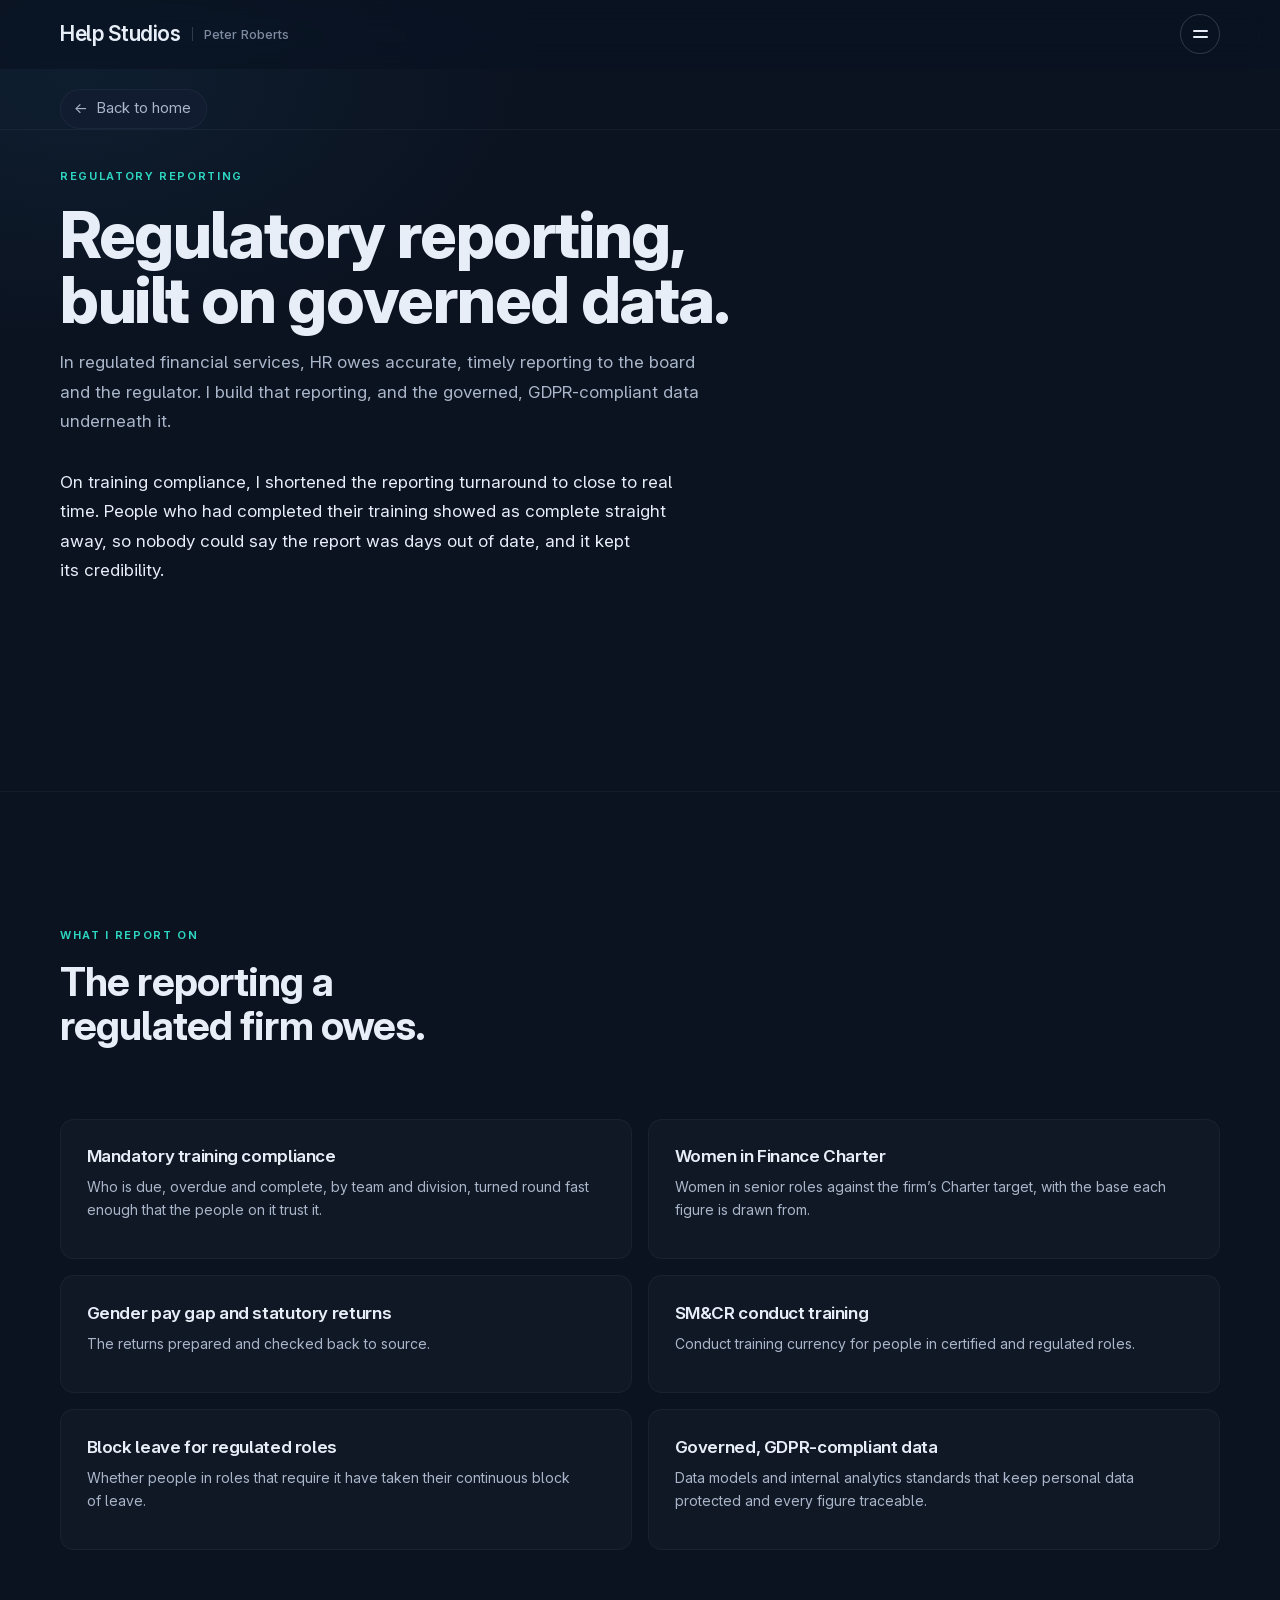
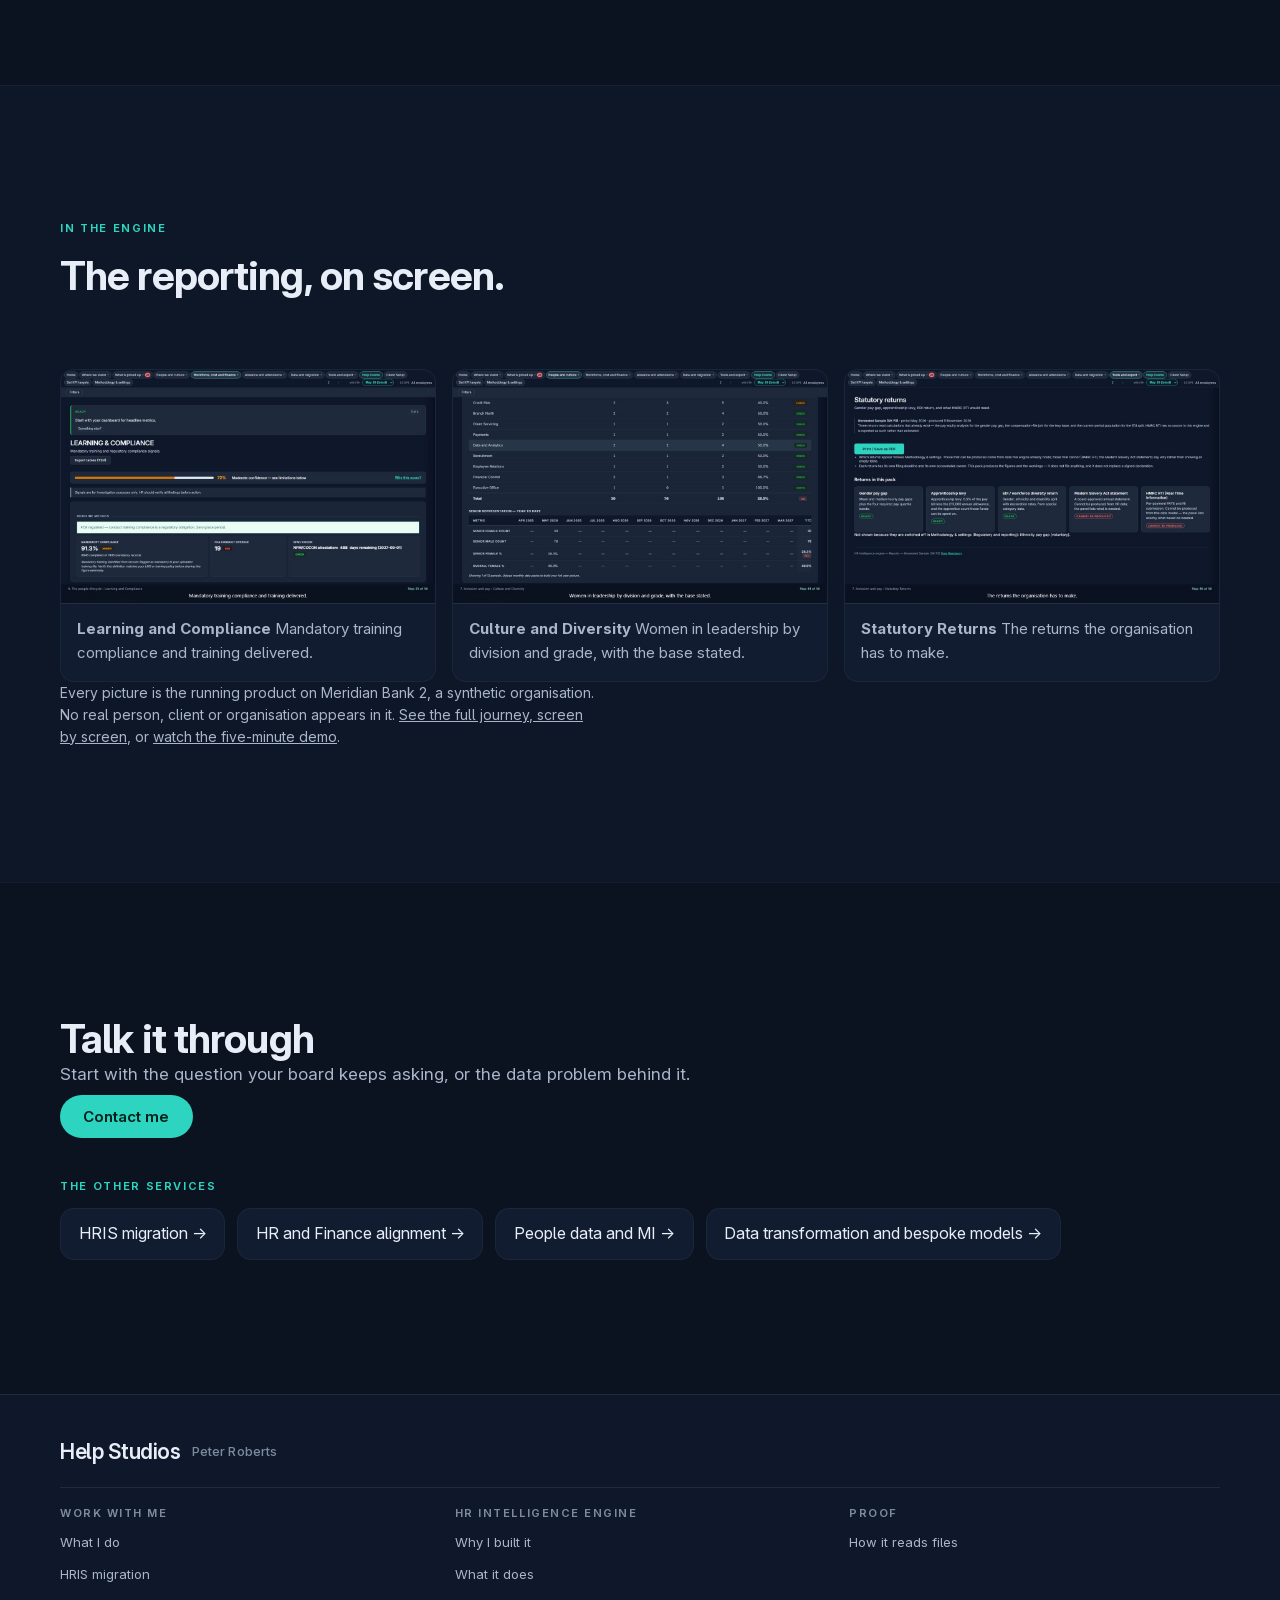
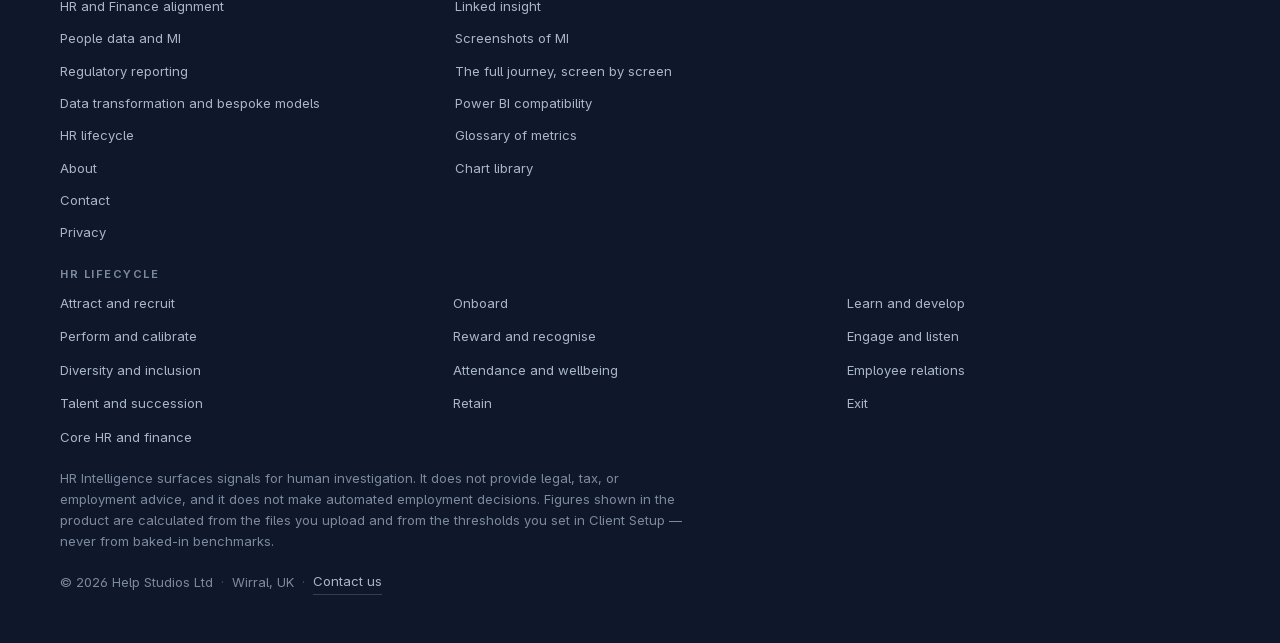
<file: regulatory-reporting.html>
<!DOCTYPE html>
<html lang='en-GB'>
<head>
  <meta charset='UTF-8'>
  <meta http-equiv='Content-Security-Policy' content="default-src 'none'; script-src 'self'; style-src 'self' 'unsafe-inline'; img-src 'self' data:; font-src 'self'; media-src 'self'; connect-src 'self'; form-action 'none'; base-uri 'none'; manifest-src 'self'">
  <meta name='referrer' content='strict-origin-when-cross-origin'>
  <meta name='viewport' content='width=device-width, initial-scale=1.0'>
  <title>Regulatory reporting - Help Studios</title>
  <meta name='description' content='Regulatory reporting for HR in regulated financial services: mandatory training compliance turned round close to real time, Women in Finance Charter, gender pay gap and statutory returns, SM&CR conduct training, on governed, GDPR-compliant data.'>
  <meta name='author' content='Help Studios Ltd'>
  <meta name='theme-color' content='#0b1220'>
  <meta name='color-scheme' content='dark light'>
  <link rel='canonical' href='https://help-studios.com/regulatory-reporting.html'>
  <meta property='og:type' content='website'>
  <meta property='og:site_name' content='Help Studios'>
  <meta property='og:locale' content='en_GB'>
  <meta property='og:url' content='https://help-studios.com/regulatory-reporting.html'>
  <meta property='og:title' content='Regulatory reporting - Help Studios'>
  <meta property='og:description' content='Regulatory reporting for HR in regulated financial services: mandatory training compliance turned round close to real time, Women in Finance Charter, gender pay gap and statutory returns, SM&CR conduct training, on governed, GDPR-compliant data.'>
  <meta property='og:image' content='https://help-studios.com/assets/og-image.png'>
  <meta property='og:image:width' content='1200'>
  <meta property='og:image:height' content='630'>
  <meta name='twitter:card' content='summary_large_image'>
  <meta name='twitter:title' content='Regulatory reporting - Help Studios'>
  <meta name='twitter:description' content='Regulatory reporting for HR in regulated financial services: mandatory training compliance turned round close to real time, Women in Finance Charter, gender pay gap and statutory returns, SM&CR conduct training, on governed, GDPR-compliant data.'>
  <meta name='twitter:image' content='https://help-studios.com/assets/og-image.png'>
  <link rel='icon' href='assets/favicon.svg' type='image/svg+xml'>
  <link rel='icon' href='assets/favicon-32.png' sizes='32x32' type='image/png'>
  <link rel='apple-touch-icon' href='assets/apple-touch-icon.png'>
  <link rel='preload' href='assets/fonts/InterVariable.woff2' as='font' type='font/woff2' crossorigin>
  <link rel='stylesheet' href='css/site.css'>
</head>
<body>
  <a class='skip-link' href='#main'>Skip to content</a>
  <header class='site-header' id='site-header'>
    <div class='wrap header-inner'>
      <a class='brand' href='index.html#top' aria-label='Help Studios, Peter Roberts, back to top'>
        <span class='brand-name'>Help Studios</span>
        <span class='brand-rule' aria-hidden='true'></span>
        <span class='brand-product'>Peter Roberts</span>
      </a>
      <button class='nav-toggle' id='nav-toggle' type='button' aria-expanded='false' aria-controls='site-nav'>
        <span class='nav-toggle-bars' aria-hidden='true'><span></span><span></span></span>
        <span class='visually-hidden'>Menu</span>
      </button>
      <nav class='site-nav' id='site-nav' aria-label='Primary'>
        <div class='nav-item nav-has-menu nav-hris'>
          <button class='nav-menu-toggle' type='button' aria-expanded='false' aria-haspopup='true' aria-controls='menu-hris'>HRIS migration <span class='nav-caret' aria-hidden='true'></span></button>
          <div class='nav-menu' id='menu-hris'>
            <ul class='nav-menu-list'>
              <li><a class='nav-menu-feature' href='hris-migration.html'><strong>HRIS migration</strong><span>Overview</span></a></li>
              <li><a href='hris-migration.html#end-to-end'>The migration, end to end</a></li>
              <li><a href='hris-migration.html#assistant'>The engine as my assistant</a></li>
              <li><a href='hris-migration.html#done'>Where I have done this</a></li>
            </ul>
          </div>
        </div>
        <div class='nav-item nav-has-menu nav-hrf'>
          <button class='nav-menu-toggle' type='button' aria-expanded='false' aria-haspopup='true' aria-controls='menu-hrf'>HR and Finance <span class='nav-caret' aria-hidden='true'></span></button>
          <div class='nav-menu' id='menu-hrf'>
            <ul class='nav-menu-list'>
              <li><a class='nav-menu-feature' href='hr-finance.html'><strong>HR and Finance</strong><span>Overview</span></a></li>
              <li><a href='hr-finance.html#how'>How I work</a></li>
              <li><a href='hr-finance.html#transactions'>Corporate change and transactions</a></li>
              <li><a href='hr-finance.html#track'>Where I have done this</a></li>
            </ul>
          </div>
        </div>
        <div class='nav-item nav-has-menu nav-mi'>
          <button class='nav-menu-toggle' type='button' aria-expanded='false' aria-haspopup='true' aria-controls='menu-mi'>People data and MI <span class='nav-caret' aria-hidden='true'></span></button>
          <div class='nav-menu' id='menu-mi'>
            <ul class='nav-menu-list'>
              <li><a class='nav-menu-feature' href='mi-transformation.html'><strong>People data and MI</strong><span>Overview</span></a></li>
              <li><a href='mi-transformation.html#ways'>Three ways of reporting</a></li>
              <li><a href='mi-transformation.html#linked'>Linked insight</a></li>
              <li><a href='mi-transformation.html#packs'>MI packs and data management</a></li>
              <li><a href='mi-transformation.html#lifecycle'>Across the lifecycle</a></li>
              <li><a href='mi-transformation.html#powerbi'>Export into Power BI</a></li>
            </ul>
          </div>
        </div>
        <div class='nav-item nav-has-menu nav-reg'>
          <button class='nav-menu-toggle' type='button' aria-expanded='false' aria-haspopup='true' aria-controls='menu-reg'>Regulatory reporting <span class='nav-caret' aria-hidden='true'></span></button>
          <div class='nav-menu' id='menu-reg'>
            <ul class='nav-menu-list'>
              <li><a class='nav-menu-feature' href='regulatory-reporting.html'><strong>Regulatory reporting</strong><span>Overview</span></a></li>
              <li><a href='regulatory-reporting.html#what'>What I report on</a></li>
              <li><a href='regulatory-reporting.html#proof'>In the engine</a></li>
            </ul>
          </div>
        </div>
        <div class='nav-item nav-has-menu nav-bsp'>
          <button class='nav-menu-toggle' type='button' aria-expanded='false' aria-haspopup='true' aria-controls='menu-bsp'>Bespoke models <span class='nav-caret' aria-hidden='true'></span></button>
          <div class='nav-menu' id='menu-bsp'>
            <ul class='nav-menu-list'>
              <li><a class='nav-menu-feature' href='bespoke-tools.html'><strong>Bespoke models</strong><span>Overview</span></a></li>
              <li><a href='bespoke-tools.html#build'>What I build</a></li>
              <li><a href='bespoke-tools.html#models'>Bespoke models</a></li>
              <li><a href='bespoke-tools.html#euc'>Spreadsheet models made fit</a></li>
              <li><a href='bespoke-tools.html#how'>How I build</a></li>
            </ul>
          </div>
        </div>
        <div class='nav-item nav-has-menu nav-engine'>
          <button class='nav-menu-toggle' type='button' aria-expanded='false' aria-haspopup='true' aria-controls='menu-engine'>The engine <span class='nav-caret' aria-hidden='true'></span></button>
          <div class='nav-menu' id='menu-engine'>
            <ul class='nav-menu-list'>
              <li><a class='nav-menu-feature' href='engine.html'><strong>The HR Intelligence engine</strong><span>An entire MI team, in one product</span></a></li>
              <li><a href='engine.html#tour'>Guided tour</a></li>
              <li><a href='journey.html'>The full journey, screen by screen</a></li>
              <li><a href='screenshots.html'>Screenshots of MI</a></li>
              <li><a href='powerbi.html'>Power BI compatibility</a></li>
              <li><a href='glossary.html'>Glossary of metrics</a></li>
              <li><a href='chart-library.html'>Chart library</a></li>
            </ul>
          </div>
        </div>
        <a href='about.html'>About</a>
        <a class='btn btn-primary btn-sm nav-cta' href='index.html#contact'>Contact me</a>
      </nav>
    </div>
  </header>
<main id='main'>
    <nav class='backbar' aria-label='Back'><div class='wrap'><a class='backlink' href='index.html'><span aria-hidden='true'>&larr;</span> Back to home</a></div></nav>
    <section class='section offer-hero'>
      <div class='wrap'>
        <div class='section-head'>
          <p class='eyebrow'>Regulatory reporting</p>
          <h1>Regulatory reporting, built on governed data.</h1>
          <p class='section-lede'>In regulated financial services, HR owes accurate, timely reporting to the board and the regulator. I build that reporting, and the governed, GDPR-compliant data underneath it.</p>
          <p class='section-lede offer-lede2'>On training compliance, I shortened the reporting turnaround to close to real time. People who had completed their training showed as complete straight away, so nobody could say the report was days out of date, and it kept its credibility.</p>
        </div>
      </div>
    </section>
    <section class='section' id='what'>
      <div class='wrap'>
        <div class='section-head'>
          <p class='eyebrow'>What I report on</p>
          <h2>The reporting a regulated firm owes.</h2>
        </div>
        <ol class='area-grid service-grid'>
          <li class='area-card service-card'>
            <h3>Mandatory training compliance</h3>
            <p>Who is due, overdue and complete, by team and division, turned round fast enough that the people on it trust it.</p>
          </li>
          <li class='area-card service-card'>
            <h3>Women in Finance Charter</h3>
            <p>Women in senior roles against the firm’s Charter target, with the base each figure is drawn from.</p>
          </li>
          <li class='area-card service-card'>
            <h3>Gender pay gap and statutory returns</h3>
            <p>The returns prepared and checked back to source.</p>
          </li>
          <li class='area-card service-card'>
            <h3>SM&amp;CR conduct training</h3>
            <p>Conduct training currency for people in certified and regulated roles.</p>
          </li>
          <li class='area-card service-card'>
            <h3>Block leave for regulated roles</h3>
            <p>Whether people in roles that require it have taken their continuous block of leave.</p>
          </li>
          <li class='area-card service-card'>
            <h3>Governed, GDPR-compliant data</h3>
            <p>Data models and internal analytics standards that keep personal data protected and every figure traceable.</p>
          </li>
        </ol>
      </div>
    </section>
    <section class='section section-alt' id='proof'>
      <div class='wrap'>
        <div class='section-head'>
          <p class='eyebrow'>In the engine</p>
          <h2>The reporting, on screen.</h2>
        </div>
        <div class='shot-grid'>
          <figure class='shot-card'>
            <button class='shot-open' type='button' aria-label='Open this screenshot full size'>
              <img src='assets/journey/35-learning-compliance.jpg' alt='Learning and Compliance. Mandatory training compliance and training delivered.' width='1200' height='750' loading='lazy' decoding='async'>
            </button>
            <figcaption><strong>Learning and Compliance</strong> Mandatory training compliance and training delivered.</figcaption>
          </figure>
          <figure class='shot-card'>
            <button class='shot-open' type='button' aria-label='Open this screenshot full size'>
              <img src='assets/journey/44-culture-diversity.jpg' alt='Culture and Diversity. Women in leadership by division and grade, with the base stated.' width='1200' height='750' loading='lazy' decoding='async'>
            </button>
            <figcaption><strong>Culture and Diversity</strong> Women in leadership by division and grade, with the base stated.</figcaption>
          </figure>
          <figure class='shot-card'>
            <button class='shot-open' type='button' aria-label='Open this screenshot full size'>
              <img src='assets/journey/46-reports-statutory.jpg' alt='Statutory Returns. The returns the organisation has to make.' width='1200' height='750' loading='lazy' decoding='async'>
            </button>
            <figcaption><strong>Statutory Returns</strong> The returns the organisation has to make.</figcaption>
          </figure>
        </div>
        <p class='section-note'>Every picture is the running product on Meridian Bank 2, a synthetic organisation. No real person, client or organisation appears in it. <a href='journey.html'>See the full journey, screen by screen</a>, or <a href='index.html#top'>watch the five-minute demo</a>.</p>
      </div>
    </section>
    <section class='section'>
      <div class='wrap offer-close'>
        <h2>Talk it through</h2>
        <p class='section-lede'>Start with the question your board keeps asking, or the data problem behind it.</p>
        <p class='hero-actions'><a class='btn btn-primary' href='index.html#contact'>Contact me</a></p>
        <p class='eyebrow offer-next-label'>The other services</p>
        <nav class='offer-next' aria-label='The other services'><a href='hris-migration.html'>HRIS migration <span aria-hidden='true'>→</span></a><a href='hr-finance.html'>HR and Finance alignment <span aria-hidden='true'>→</span></a><a href='mi-transformation.html'>People data and MI <span aria-hidden='true'>→</span></a><a href='bespoke-tools.html'>Data transformation and bespoke models <span aria-hidden='true'>→</span></a></nav>
      </div>
    </section>
</main>
  <footer class='site-footer'>
    <div class='wrap footer-inner'>
      <div class='footer-brand'>
        <span class='brand-name'>Help Studios</span>
        <span class='brand-product'>Peter Roberts</span>
      </div>
      <nav class='footer-nav' aria-label='Site'>
        <div class='footer-nav-group'>
          <h2 class='footer-nav-label'>Work with me</h2>
          <ul>
            <li><a href='index.html#what-i-do'>What I do</a></li>
            <li><a href='hris-migration.html'>HRIS migration</a></li>
            <li><a href='hr-finance.html'>HR and Finance alignment</a></li>
            <li><a href='mi-transformation.html'>People data and MI</a></li>
            <li><a href='regulatory-reporting.html'>Regulatory reporting</a></li>
            <li><a href='bespoke-tools.html'>Data transformation and bespoke models</a></li>
            <li><a href='mi-transformation.html#lifecycle'>HR lifecycle</a></li>
            <li><a href='about.html'>About</a></li>
            <li><a href='index.html#contact'>Contact</a></li>
            <li><a href='privacy.html'>Privacy</a></li>
          </ul>
        </div>
        <div class='footer-nav-group'>
          <h2 class='footer-nav-label'>HR Intelligence engine</h2>
          <ul>
            <li><a href='engine.html'>Why I built it</a></li>
            <li><a href='engine.html'>What it does</a></li>
            <li><a href='mi-transformation.html#linked'>Linked insight</a></li>
            <li><a href='screenshots.html'>Screenshots of MI</a></li>
              <li><a href='journey.html'>The full journey, screen by screen</a></li>
            <li><a href='powerbi.html'>Power BI compatibility</a></li>
            <li><a href='glossary.html'>Glossary of metrics</a></li>
              <li><a href='chart-library.html'>Chart library</a></li>
          </ul>
        </div>
        <div class='footer-nav-group'>
          <h2 class='footer-nav-label'>Proof</h2>
          <ul>
            <li><a href='engine.html#how'>How it reads files</a></li>
          </ul>
        </div>
        <div class='footer-nav-group footer-nav-lifecycle'>
          <h2 class='footer-nav-label'>HR lifecycle</h2>
<!-- lifecycle-nav:start (generated by tools/build-lifecycle.js from data/lifecycle.json; do not edit) -->
          <ul class="nav-menu-list nav-menu-cols">
            <li><a href="index.html#lifecycle-recruit" data-stage="recruit">Attract and recruit</a></li>
            <li><a href="index.html#lifecycle-onboard" data-stage="onboard">Onboard</a></li>
            <li><a href="index.html#lifecycle-learn" data-stage="learn">Learn and develop</a></li>
            <li><a href="index.html#lifecycle-perform" data-stage="perform">Perform and calibrate</a></li>
            <li><a href="index.html#lifecycle-reward" data-stage="reward">Reward and recognise</a></li>
            <li><a href="index.html#lifecycle-engage" data-stage="engage">Engage and listen</a></li>
            <li><a href="index.html#lifecycle-inclusion" data-stage="inclusion">Diversity and inclusion</a></li>
            <li><a href="index.html#lifecycle-attend" data-stage="attend">Attendance and wellbeing</a></li>
            <li><a href="index.html#lifecycle-relations" data-stage="relations">Employee relations</a></li>
            <li><a href="index.html#lifecycle-succession" data-stage="succession">Talent and succession</a></li>
            <li><a href="index.html#lifecycle-retain" data-stage="retain">Retain</a></li>
            <li><a href="index.html#lifecycle-exit" data-stage="exit">Exit</a></li>
            <li><a href="index.html#lifecycle-foundation" data-stage="foundation">Core HR and finance</a></li>
          </ul>
          <!-- lifecycle-nav:end -->
        </div>
      </nav>
      <p class='footer-legal'>
        HR Intelligence surfaces signals for human investigation. It does not provide legal,
        tax, or employment advice, and it does not make automated employment decisions.
        Figures shown in the product are calculated from the files you upload and from the
        thresholds you set in Client Setup &mdash; never from baked-in benchmarks.
      </p>
      <div class='footer-meta'>
        <span>&copy; <span id='year'>2026</span> Help Studios Ltd</span>
        <span class='footer-dot' aria-hidden='true'>&middot;</span>
        <span>Wirral, UK</span>
        <span class='footer-dot' aria-hidden='true'>&middot;</span>
        <a href='index.html#contact'>Contact us</a>
      </div>
    </div>
  </footer>
  <div class='lightbox' id='lightbox' role='dialog' aria-modal='true' aria-label='Product screenshot' aria-hidden='true'>
    <button class='lightbox-close' id='lightbox-close' type='button' aria-label='Close screenshot'>&times;</button>
    <img alt=''>
  </div>
  <script src='js/site.js'></script>
</body>
</html>
</file>
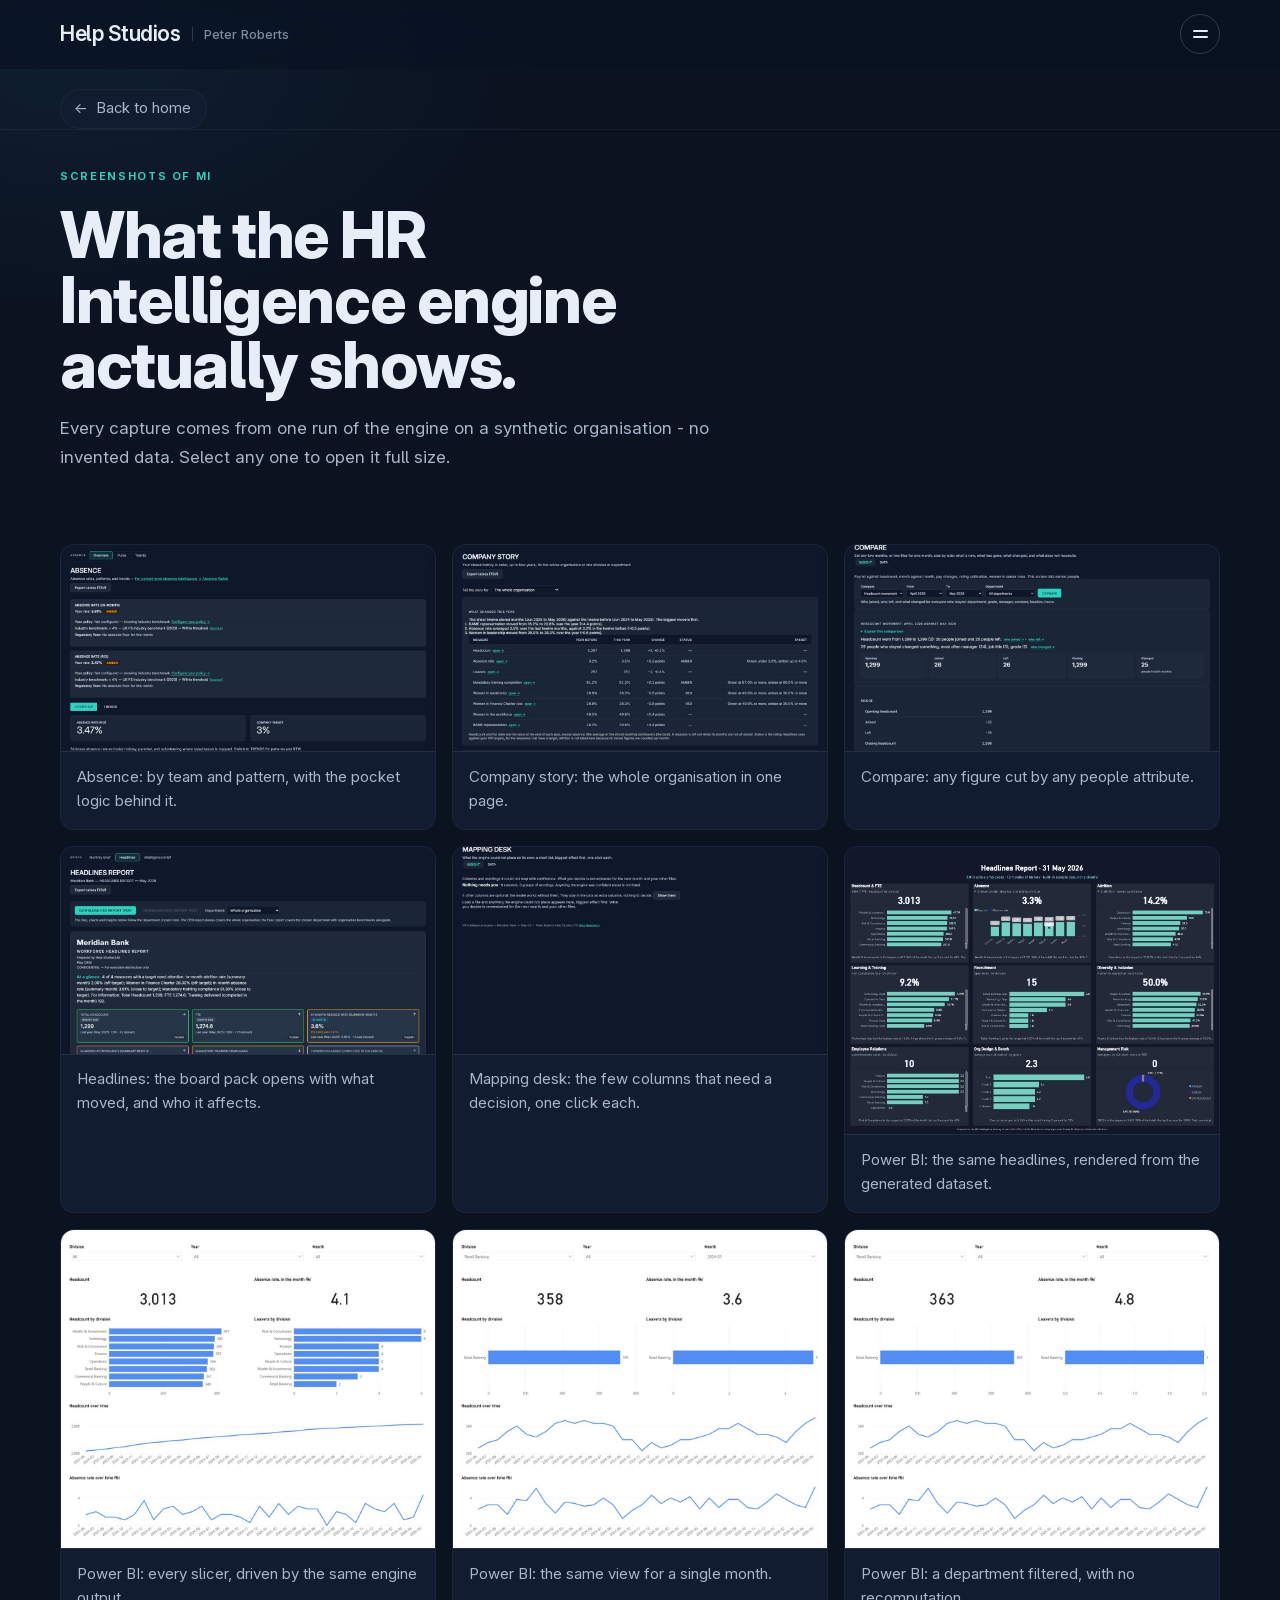
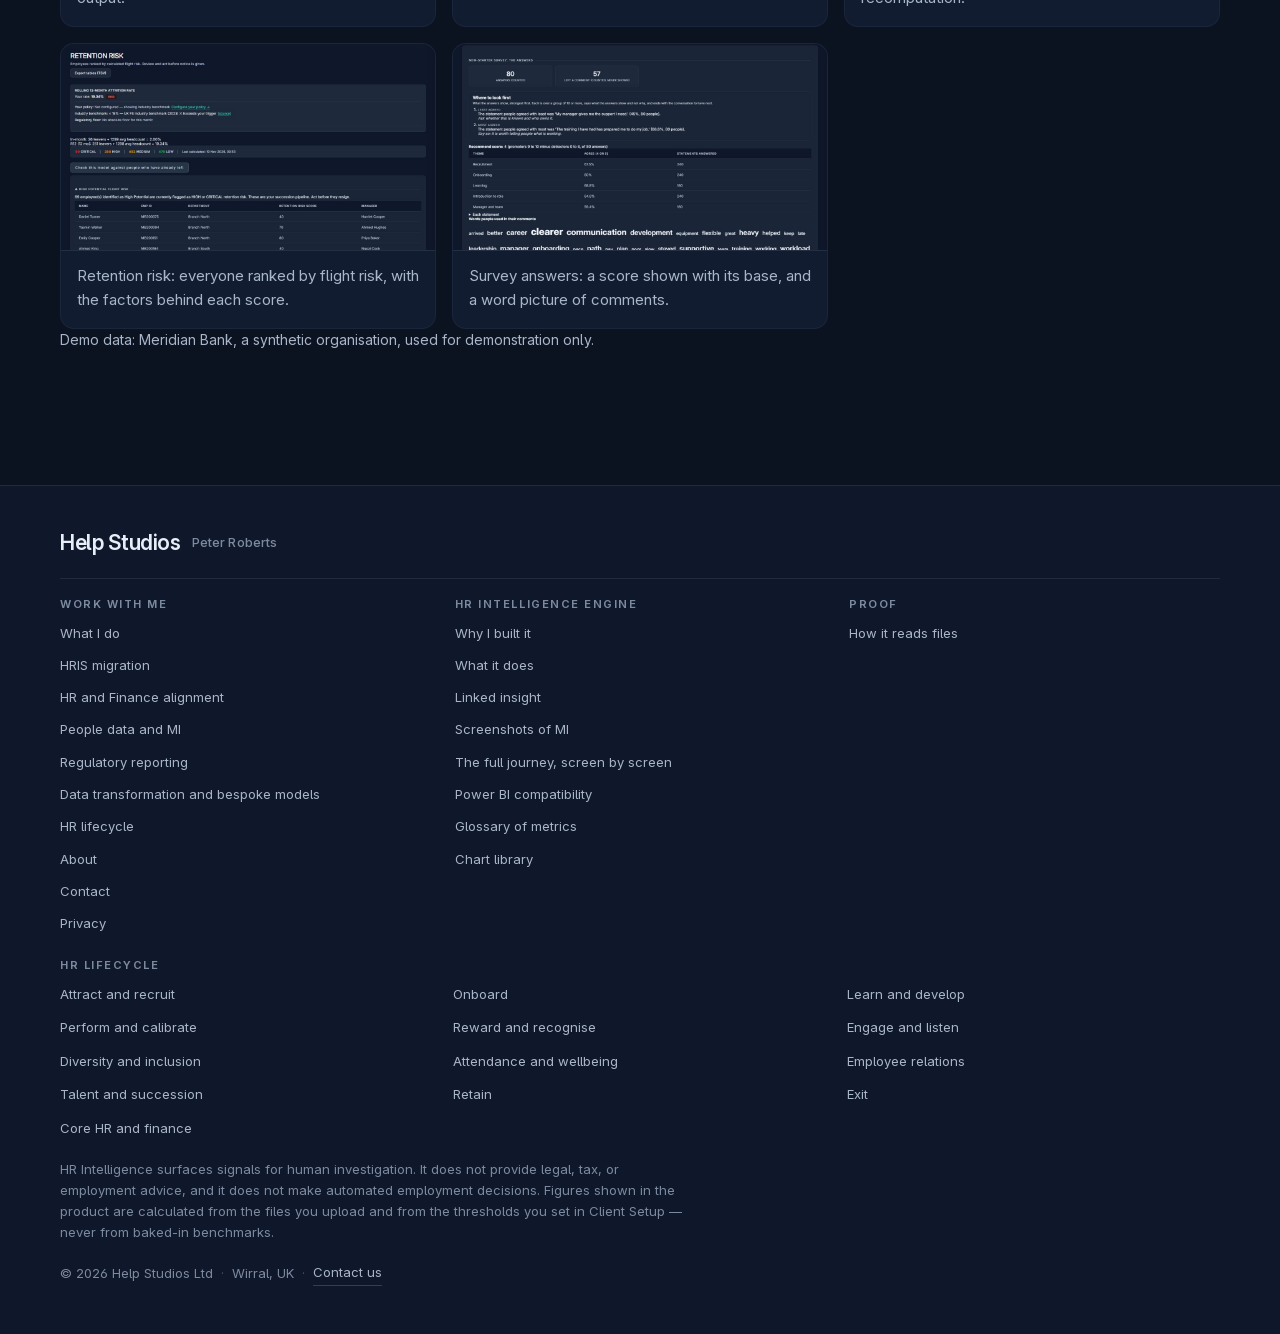
<file: screenshots.html>
<!DOCTYPE html>
<html lang='en-GB'>
<head>
  <meta charset='UTF-8'>
  <meta http-equiv='Content-Security-Policy' content="default-src 'none'; script-src 'self'; style-src 'self' 'unsafe-inline'; img-src 'self' data:; font-src 'self'; media-src 'self'; connect-src 'self'; form-action 'none'; base-uri 'none'; manifest-src 'self'">
  <meta name='referrer' content='strict-origin-when-cross-origin'>
  <meta name='viewport' content='width=device-width, initial-scale=1.0'>
  <title>Screenshots of MI - HR Intelligence engine | Help Studios</title>
  <meta name='description' content='Screenshots of the HR Intelligence engine: real captures of the MI it produces, from one run on a synthetic organisation.'>
  <meta name='author' content='Help Studios Ltd'>
  <meta name='theme-color' content='#0b1220'>
  <meta name='color-scheme' content='dark light'>
  <link rel='canonical' href='https://help-studios.com/screenshots.html'>
  <meta property='og:type' content='website'>
  <meta property='og:site_name' content='Help Studios'>
  <meta property='og:locale' content='en_GB'>
  <meta property='og:url' content='https://help-studios.com/screenshots.html'>
  <meta property='og:title' content='Screenshots of MI - HR Intelligence engine'>
  <meta property='og:description' content='Real captures of the management information the engine produces.'>
  <meta property='og:image' content='https://help-studios.com/assets/og-image.png'>
  <meta property='og:image:width' content='1200'>
  <meta property='og:image:height' content='630'>
  <meta name='twitter:card' content='summary_large_image'>
  <meta name='twitter:title' content='Screenshots of MI - HR Intelligence engine'>
  <meta name='twitter:description' content='Real captures of the management information the engine produces.'>
  <meta name='twitter:image' content='https://help-studios.com/assets/og-image.png'>
  <link rel='icon' href='assets/favicon.svg' type='image/svg+xml'>
  <link rel='icon' href='assets/favicon-32.png' sizes='32x32' type='image/png'>
  <link rel='apple-touch-icon' href='assets/apple-touch-icon.png'>
  <link rel='preload' href='assets/fonts/InterVariable.woff2' as='font' type='font/woff2' crossorigin>
  <link rel='stylesheet' href='css/site.css'>
</head>
<body>
  <a class='skip-link' href='#main'>Skip to content</a>
  <header class='site-header' id='site-header'>
    <div class='wrap header-inner'>
      <a class='brand' href='index.html#top' aria-label='Help Studios, Peter Roberts, back to top'>
        <span class='brand-name'>Help Studios</span>
        <span class='brand-rule' aria-hidden='true'></span>
        <span class='brand-product'>Peter Roberts</span>
      </a>
      <button class='nav-toggle' id='nav-toggle' type='button' aria-expanded='false' aria-controls='site-nav'>
        <span class='nav-toggle-bars' aria-hidden='true'><span></span><span></span></span>
        <span class='visually-hidden'>Menu</span>
      </button>
      <nav class='site-nav' id='site-nav' aria-label='Primary'>
        <div class='nav-item nav-has-menu nav-hris'>
          <button class='nav-menu-toggle' type='button' aria-expanded='false' aria-haspopup='true' aria-controls='menu-hris'>HRIS migration <span class='nav-caret' aria-hidden='true'></span></button>
          <div class='nav-menu' id='menu-hris'>
            <ul class='nav-menu-list'>
              <li><a class='nav-menu-feature' href='hris-migration.html'><strong>HRIS migration</strong><span>Overview</span></a></li>
              <li><a href='hris-migration.html#end-to-end'>The migration, end to end</a></li>
              <li><a href='hris-migration.html#assistant'>The engine as my assistant</a></li>
              <li><a href='hris-migration.html#done'>Where I have done this</a></li>
            </ul>
          </div>
        </div>
        <div class='nav-item nav-has-menu nav-hrf'>
          <button class='nav-menu-toggle' type='button' aria-expanded='false' aria-haspopup='true' aria-controls='menu-hrf'>HR and Finance <span class='nav-caret' aria-hidden='true'></span></button>
          <div class='nav-menu' id='menu-hrf'>
            <ul class='nav-menu-list'>
              <li><a class='nav-menu-feature' href='hr-finance.html'><strong>HR and Finance</strong><span>Overview</span></a></li>
              <li><a href='hr-finance.html#how'>How I work</a></li>
              <li><a href='hr-finance.html#transactions'>Corporate change and transactions</a></li>
              <li><a href='hr-finance.html#track'>Where I have done this</a></li>
            </ul>
          </div>
        </div>
        <div class='nav-item nav-has-menu nav-mi'>
          <button class='nav-menu-toggle' type='button' aria-expanded='false' aria-haspopup='true' aria-controls='menu-mi'>People data and MI <span class='nav-caret' aria-hidden='true'></span></button>
          <div class='nav-menu' id='menu-mi'>
            <ul class='nav-menu-list'>
              <li><a class='nav-menu-feature' href='mi-transformation.html'><strong>People data and MI</strong><span>Overview</span></a></li>
              <li><a href='mi-transformation.html#ways'>Three ways of reporting</a></li>
              <li><a href='mi-transformation.html#linked'>Linked insight</a></li>
              <li><a href='mi-transformation.html#packs'>MI packs and data management</a></li>
              <li><a href='mi-transformation.html#lifecycle'>Across the lifecycle</a></li>
              <li><a href='mi-transformation.html#powerbi'>Export into Power BI</a></li>
            </ul>
          </div>
        </div>
        <div class='nav-item nav-has-menu nav-reg'>
          <button class='nav-menu-toggle' type='button' aria-expanded='false' aria-haspopup='true' aria-controls='menu-reg'>Regulatory reporting <span class='nav-caret' aria-hidden='true'></span></button>
          <div class='nav-menu' id='menu-reg'>
            <ul class='nav-menu-list'>
              <li><a class='nav-menu-feature' href='regulatory-reporting.html'><strong>Regulatory reporting</strong><span>Overview</span></a></li>
              <li><a href='regulatory-reporting.html#what'>What I report on</a></li>
              <li><a href='regulatory-reporting.html#proof'>In the engine</a></li>
            </ul>
          </div>
        </div>
        <div class='nav-item nav-has-menu nav-bsp'>
          <button class='nav-menu-toggle' type='button' aria-expanded='false' aria-haspopup='true' aria-controls='menu-bsp'>Bespoke models <span class='nav-caret' aria-hidden='true'></span></button>
          <div class='nav-menu' id='menu-bsp'>
            <ul class='nav-menu-list'>
              <li><a class='nav-menu-feature' href='bespoke-tools.html'><strong>Bespoke models</strong><span>Overview</span></a></li>
              <li><a href='bespoke-tools.html#build'>What I build</a></li>
              <li><a href='bespoke-tools.html#models'>Bespoke models</a></li>
              <li><a href='bespoke-tools.html#euc'>Spreadsheet models made fit</a></li>
              <li><a href='bespoke-tools.html#how'>How I build</a></li>
            </ul>
          </div>
        </div>
        <div class='nav-item nav-has-menu nav-engine'>
          <button class='nav-menu-toggle' type='button' aria-expanded='false' aria-haspopup='true' aria-controls='menu-engine'>The engine <span class='nav-caret' aria-hidden='true'></span></button>
          <div class='nav-menu' id='menu-engine'>
            <ul class='nav-menu-list'>
              <li><a class='nav-menu-feature' href='engine.html'><strong>The HR Intelligence engine</strong><span>An entire MI team, in one product</span></a></li>
              <li><a href='engine.html#tour'>Guided tour</a></li>
              <li><a href='journey.html'>The full journey, screen by screen</a></li>
              <li><a href='screenshots.html'>Screenshots of MI</a></li>
              <li><a href='powerbi.html'>Power BI compatibility</a></li>
              <li><a href='glossary.html'>Glossary of metrics</a></li>
              <li><a href='chart-library.html'>Chart library</a></li>
            </ul>
          </div>
        </div>
        <a href='about.html'>About</a>
        <a class='btn btn-primary btn-sm nav-cta' href='index.html#contact'>Contact me</a>
      </nav>
    </div>
  </header>
<main id='main'>
    <nav class='backbar' aria-label='Back'><div class='wrap'><a class='backlink' href='index.html'><span aria-hidden='true'>&larr;</span> Back to home</a></div></nav>
    <section class='section'>
      <div class='wrap'>
        <div class='section-head'>
          <p class='eyebrow'>Screenshots of MI</p>
          <h1 id='shots-title'>What the HR Intelligence engine actually shows.</h1>
          <p class='section-lede'>Every capture comes from one run of the engine on a synthetic organisation - no invented data. Select any one to open it full size.</p>
        </div>
        <div class='shot-grid'>
          <figure class='shot-card'>
            <button class='shot-open' type='button' aria-label='Open this screenshot full size'>
              <img src='assets/screens/absence.jpg' alt='Absence: by team and pattern, with the pocket logic behind it.' loading='lazy' decoding='async'>
            </button>
            <figcaption>Absence: by team and pattern, with the pocket logic behind it.</figcaption>
          </figure>
          <figure class='shot-card'>
            <button class='shot-open' type='button' aria-label='Open this screenshot full size'>
              <img src='assets/screens/company-story.jpg' alt='Company story: the whole organisation in one page.' loading='lazy' decoding='async'>
            </button>
            <figcaption>Company story: the whole organisation in one page.</figcaption>
          </figure>
          <figure class='shot-card'>
            <button class='shot-open' type='button' aria-label='Open this screenshot full size'>
              <img src='assets/screens/compare.jpg' alt='Compare: any figure cut by any people attribute.' loading='lazy' decoding='async'>
            </button>
            <figcaption>Compare: any figure cut by any people attribute.</figcaption>
          </figure>
          <figure class='shot-card'>
            <button class='shot-open' type='button' aria-label='Open this screenshot full size'>
              <img src='assets/screens/headlines-report.jpg' alt='Headlines: the board pack opens with what moved, and who it affects.' loading='lazy' decoding='async'>
            </button>
            <figcaption>Headlines: the board pack opens with what moved, and who it affects.</figcaption>
          </figure>
          <figure class='shot-card'>
            <button class='shot-open' type='button' aria-label='Open this screenshot full size'>
              <img src='assets/screens/mapping-desk.jpg' alt='Mapping desk: the few columns that need a decision, one click each.' loading='lazy' decoding='async'>
            </button>
            <figcaption>Mapping desk: the few columns that need a decision, one click each.</figcaption>
          </figure>
          <figure class='shot-card'>
            <button class='shot-open' type='button' aria-label='Open this screenshot full size'>
              <img src='assets/screens/powerbi-headlines.jpg' alt='Power BI: the same headlines, rendered from the generated dataset.' loading='lazy' decoding='async'>
            </button>
            <figcaption>Power BI: the same headlines, rendered from the generated dataset.</figcaption>
          </figure>
          <figure class='shot-card'>
            <button class='shot-open' type='button' aria-label='Open this screenshot full size'>
              <img src='assets/screens/powerbi-slicers-all.jpg' alt='Power BI: every slicer, driven by the same engine output.' loading='lazy' decoding='async'>
            </button>
            <figcaption>Power BI: every slicer, driven by the same engine output.</figcaption>
          </figure>
          <figure class='shot-card'>
            <button class='shot-open' type='button' aria-label='Open this screenshot full size'>
              <img src='assets/screens/powerbi-slicers-retail-jan24.jpg' alt='Power BI: the same view for a single month.' loading='lazy' decoding='async'>
            </button>
            <figcaption>Power BI: the same view for a single month.</figcaption>
          </figure>
          <figure class='shot-card'>
            <button class='shot-open' type='button' aria-label='Open this screenshot full size'>
              <img src='assets/screens/powerbi-slicers-retail.jpg' alt='Power BI: a department filtered, with no recomputation.' loading='lazy' decoding='async'>
            </button>
            <figcaption>Power BI: a department filtered, with no recomputation.</figcaption>
          </figure>
          <figure class='shot-card'>
            <button class='shot-open' type='button' aria-label='Open this screenshot full size'>
              <img src='assets/screens/retention-risk.jpg' alt='Retention risk: everyone ranked by flight risk, with the factors behind each score.' loading='lazy' decoding='async'>
            </button>
            <figcaption>Retention risk: everyone ranked by flight risk, with the factors behind each score.</figcaption>
          </figure>
          <figure class='shot-card'>
            <button class='shot-open' type='button' aria-label='Open this screenshot full size'>
              <img src='assets/screens/survey-answers.jpg' alt='Survey answers: a score shown with its base, and a word picture of comments.' loading='lazy' decoding='async'>
            </button>
            <figcaption>Survey answers: a score shown with its base, and a word picture of comments.</figcaption>
          </figure>
        </div>
        <p class='section-note'>Demo data: Meridian Bank, a synthetic organisation, used for demonstration only.</p>
      </div>
    </section>
</main>
  <footer class='site-footer'>
    <div class='wrap footer-inner'>
      <div class='footer-brand'>
        <span class='brand-name'>Help Studios</span>
        <span class='brand-product'>Peter Roberts</span>
      </div>
      <nav class='footer-nav' aria-label='Site'>
        <div class='footer-nav-group'>
          <h2 class='footer-nav-label'>Work with me</h2>
          <ul>
            <li><a href='index.html#what-i-do'>What I do</a></li>
            <li><a href='hris-migration.html'>HRIS migration</a></li>
            <li><a href='hr-finance.html'>HR and Finance alignment</a></li>
            <li><a href='mi-transformation.html'>People data and MI</a></li>
            <li><a href='regulatory-reporting.html'>Regulatory reporting</a></li>
            <li><a href='bespoke-tools.html'>Data transformation and bespoke models</a></li>
            <li><a href='mi-transformation.html#lifecycle'>HR lifecycle</a></li>
            <li><a href='about.html'>About</a></li>
            <li><a href='index.html#contact'>Contact</a></li>
            <li><a href='privacy.html'>Privacy</a></li>
          </ul>
        </div>
        <div class='footer-nav-group'>
          <h2 class='footer-nav-label'>HR Intelligence engine</h2>
          <ul>
            <li><a href='engine.html'>Why I built it</a></li>
            <li><a href='engine.html'>What it does</a></li>
            <li><a href='mi-transformation.html#linked'>Linked insight</a></li>
            <li><a href='screenshots.html'>Screenshots of MI</a></li>
              <li><a href='journey.html'>The full journey, screen by screen</a></li>
            <li><a href='powerbi.html'>Power BI compatibility</a></li>
            <li><a href='glossary.html'>Glossary of metrics</a></li>
              <li><a href='chart-library.html'>Chart library</a></li>
          </ul>
        </div>
        <div class='footer-nav-group'>
          <h2 class='footer-nav-label'>Proof</h2>
          <ul>
            <li><a href='engine.html#how'>How it reads files</a></li>
          </ul>
        </div>
        <div class='footer-nav-group footer-nav-lifecycle'>
          <h2 class='footer-nav-label'>HR lifecycle</h2>
<!-- lifecycle-nav:start (generated by tools/build-lifecycle.js from data/lifecycle.json; do not edit) -->
          <ul class="nav-menu-list nav-menu-cols">
            <li><a href="index.html#lifecycle-recruit" data-stage="recruit">Attract and recruit</a></li>
            <li><a href="index.html#lifecycle-onboard" data-stage="onboard">Onboard</a></li>
            <li><a href="index.html#lifecycle-learn" data-stage="learn">Learn and develop</a></li>
            <li><a href="index.html#lifecycle-perform" data-stage="perform">Perform and calibrate</a></li>
            <li><a href="index.html#lifecycle-reward" data-stage="reward">Reward and recognise</a></li>
            <li><a href="index.html#lifecycle-engage" data-stage="engage">Engage and listen</a></li>
            <li><a href="index.html#lifecycle-inclusion" data-stage="inclusion">Diversity and inclusion</a></li>
            <li><a href="index.html#lifecycle-attend" data-stage="attend">Attendance and wellbeing</a></li>
            <li><a href="index.html#lifecycle-relations" data-stage="relations">Employee relations</a></li>
            <li><a href="index.html#lifecycle-succession" data-stage="succession">Talent and succession</a></li>
            <li><a href="index.html#lifecycle-retain" data-stage="retain">Retain</a></li>
            <li><a href="index.html#lifecycle-exit" data-stage="exit">Exit</a></li>
            <li><a href="index.html#lifecycle-foundation" data-stage="foundation">Core HR and finance</a></li>
          </ul>
          <!-- lifecycle-nav:end -->
        </div>
      </nav>
      <p class='footer-legal'>
        HR Intelligence surfaces signals for human investigation. It does not provide legal,
        tax, or employment advice, and it does not make automated employment decisions.
        Figures shown in the product are calculated from the files you upload and from the
        thresholds you set in Client Setup &mdash; never from baked-in benchmarks.
      </p>
      <div class='footer-meta'>
        <span>&copy; <span id='year'>2026</span> Help Studios Ltd</span>
        <span class='footer-dot' aria-hidden='true'>&middot;</span>
        <span>Wirral, UK</span>
        <span class='footer-dot' aria-hidden='true'>&middot;</span>
        <a href='index.html#contact'>Contact us</a>
      </div>
    </div>
  </footer>
  <div class='lightbox' id='lightbox' role='dialog' aria-modal='true' aria-label='Product screenshot' aria-hidden='true'>
    <button class='lightbox-close' id='lightbox-close' type='button' aria-label='Close screenshot'>&times;</button>
    <img alt=''>
  </div>
  <script src='js/site.js'></script>
</body>
</html>
</file>
<file: css/site.css>
/* ============================================================================
   Help Studios — marketing site
   Design direction:
     typography  Apple's measured treatment — Inter 800, tracking -0.022em,
                 leading ~1.0 on display sizes
     colour      the product's measured palette — slate ground, teal signal, amber risk
                 one teal accent #2dd4bf, used on the primary action and the signal path

     base  #0b1220   band  #0f172a   surface #111c31   accent #2dd4bf
     type  Inter (self-hosted, variable, 100–900)

   Standing rules honoured from css/engine-styles.css:
     · every text colour comes from a token — no hardcoded colour on text
     · AA minimum contrast (AAA on body copy where achievable)
     · UK English in all copy
     · no third-party requests: no CDN, no analytics, no font host
   ========================================================================== */

@font-face {
  font-family: 'Inter';
  font-style: normal;
  font-weight: 100 900;
  font-display: swap;
  src: url('../assets/fonts/InterVariable.woff2') format('woff2');
}

:root {
  /* Surfaces — dark slate, with tinted bands for section breaks */
  --c-base:          #0b1220;
  --c-base-deep:     #0f172a;
  --c-amber:         #f5b942;
  --c-surface:       #111c31;
  --c-surface-2:     #0e1727;
  --c-line:          rgba(148, 163, 184, 0.14);
  --c-line-strong:   rgba(148, 163, 184, 0.28);
  --c-line-faint:    rgba(148, 163, 184, 0.07);

  /* Text — one hue, stepped */
  --c-text:          #e8eef7;
  --c-text-2:        #a9b6c9;
  --c-text-3:        #7c8aa0;
  --c-on-accent:     #04211d;

  /* Accent — teal, the signal colour, on the primary action and the flow */
  --c-accent:        #2dd4bf;
  --c-accent-hover:  #5eead4;
  --c-accent-dim:    rgba(45, 212, 191, 0.10);
  --c-accent-line:   rgba(45, 212, 191, 0.35);

  /* Type */
  --font-base: 'Inter', -apple-system, BlinkMacSystemFont, 'Segoe UI', Roboto, Arial, sans-serif;
  --font-mono: ui-monospace, SFMono-Regular, 'SF Mono', Menlo, Consolas, monospace;

  /* Metrics */
  --wrap: 1160px;
  --header-h: 68px;
  --r-sm: 8px;
  --r-md: 14px;
  --r-lg: 20px;
  --ease: cubic-bezier(0.22, 0.61, 0.36, 1);

  /* Rhythm and measure — the home page runs on a generous, 1.5× section beat
     and keeps prose to a comfortable line length rather than full-bleed. */
  --section-pad: clamp(5.25rem, 10.5vw, 9rem);
  --measure: 65ch;
}


/* ── Reset ───────────────────────────────────────────────────────────────── */

*, *::before, *::after { box-sizing: border-box; }

html {
  color-scheme: dark;
  -webkit-text-size-adjust: 100%;
  scroll-behavior: smooth;
}

body {
  margin: 0;
  background: var(--c-base);
  color: var(--c-text);
  font-family: var(--font-base);
  font-size: 1rem;
  line-height: 1.6;
  font-feature-settings: 'cv05' 1, 'ss01' 1;
  /* Sharpness: optical sizing picks the variable font's display cut at large
     sizes, kerning keeps glyph pairs from drifting, and font-synthesis: none
     stops the browser faking a bold or italic face the file does not have. */
  font-optical-sizing: auto;
  font-kerning: normal;
  font-synthesis: none;
  text-rendering: optimizeLegibility;
  -webkit-font-smoothing: antialiased;
  -moz-osx-font-smoothing: grayscale;
}

h1, h2, h3, h4, p, ul, ol, dl, figure { margin: 0; }
ul, ol { padding: 0; list-style: none; }
img, svg { display: block; max-width: 100%; }
a { color: inherit; }
/* Form controls default to the UA's 13.3333px, which renders soft everywhere
   else on the page; inherit the page's typography instead. */
button, input, select, textarea { font: inherit; }

h1, h2, h3 {
  letter-spacing: -0.022em;
  line-height: 1.02;
  font-weight: 700;
  text-wrap: balance;
}

h1 { font-size: clamp(2.25rem, 5.6vw, 4rem); font-weight: 800; }
h2 { font-size: clamp(1.625rem, 3.4vw, 2.5rem); line-height: 1.08; }
h3 { font-size: 1.0625rem; line-height: 1.35; font-weight: 620; text-wrap: pretty; }

p { text-wrap: pretty; }

:where(a, button, summary):focus-visible {
  outline: 2px solid var(--c-accent);
  outline-offset: 3px;
  border-radius: 4px;
}

::selection { background: var(--c-accent); color: var(--c-on-accent); }

.visually-hidden {
  position: absolute;
  width: 1px; height: 1px;
  margin: -1px; padding: 0;
  overflow: hidden;
  clip: rect(0 0 0 0);
  clip-path: inset(50%);
  white-space: nowrap;
  border: 0;
}

.skip-link {
  position: absolute;
  top: 0.5rem; left: 0.5rem;
  z-index: 100;
  padding: 0.7rem 1.1rem;
  background: var(--c-accent);
  color: var(--c-on-accent);
  font-size: 0.875rem;
  font-weight: 650;
  text-decoration: none;
  border-radius: var(--r-sm);
  transform: translateY(-200%);
  transition: transform 0.18s var(--ease);
}
.skip-link:focus { transform: translateY(0); }

/* ── Layout ──────────────────────────────────────────────────────────────── */

.wrap {
  width: min(100% - 2.5rem, var(--wrap));
  margin-inline: auto;
}

.section {
  padding-block: var(--section-pad);
  border-top: 1px solid var(--c-line-faint);
  scroll-margin-top: var(--header-h);
}

.section-head {
  max-width: 68ch;
  display: grid;
  gap: 1rem;
  margin-bottom: clamp(3rem, 6vw, 4.5rem);
}

.section-head h2 { max-width: 24ch; }

.eyebrow {
  font-size: 0.6875rem;
  font-weight: 650;
  letter-spacing: 0.15em;
  text-transform: uppercase;
  color: var(--c-accent);
}

.lede,
.section-lede {
  font-size: 1.0625rem;
  line-height: 1.72;
  color: var(--c-text-2);
  max-width: var(--measure);
}

/* The sentence that stops a list of systems reading as a closed set. It sits in
   the section head, under the lede, because the doubt it answers ("am I even
   supported?") arrives before the diagram, not after it. */
.section-note {
  font-size: 0.9375rem;
  line-height: 1.7;
  color: var(--c-text-3);
  max-width: var(--measure);
}
.section-note strong { color: var(--c-text-2); font-weight: 620; }

/* A sub-heading inside a section head (used by the joined-up section to name the
   example before it is told). No colour of its own: it inherits the section's. */
.section-subhead {
  font-size: 1.1875rem;
  font-weight: 640;
  line-height: 1.35;
  letter-spacing: -0.005em;
  max-width: var(--measure);
  margin: 0.4rem 0 0;
}

/* Two-column split for the joined-up section: the framing on the left, the
   worked example on the right. */
.difference-grid {
  display: grid;
  grid-template-columns: 1.05fr 0.95fr;
  gap: clamp(2rem, 5vw, 4rem);
  align-items: start;
}
.difference-intro,
.difference-cause { display: grid; gap: 1rem; }
@media (max-width: 860px) {
  .difference-grid { grid-template-columns: 1fr; }
}

/* ── Buttons and links ───────────────────────────────────────────────────── */

.btn {
  display: inline-flex;
  align-items: center;
  justify-content: center;
  gap: 0.55rem;
  padding: 0.82rem 1.4rem;
  border: 1px solid transparent;
  border-radius: 999px;
  font-family: inherit;
  font-size: 0.9375rem;
  font-weight: 620;
  line-height: 1;
  text-decoration: none;
  cursor: pointer;
  transition: background-color 0.18s var(--ease), color 0.18s var(--ease),
              border-color 0.18s var(--ease), transform 0.18s var(--ease);
}

.btn-primary {
  background: var(--c-accent);
  color: var(--c-on-accent);
}
.btn-primary:hover {
  background: var(--c-accent-hover);
  transform: translateY(-1px);
}
.btn-primary:active { transform: translateY(0); }

.btn-sm { padding: 0.56rem 1.05rem; font-size: 0.8125rem; }

.btn-icon { width: 0.85rem; height: 0.85rem; flex: none; }

.link-arrow {
  font-size: 0.9375rem;
  font-weight: 550;
  color: var(--c-text);
  text-decoration: none;
  border-bottom: 1px solid var(--c-line-strong);
  padding-bottom: 2px;
  transition: color 0.18s var(--ease), border-color 0.18s var(--ease);
}
.link-arrow:hover { color: var(--c-accent); border-bottom-color: var(--c-accent); }


/* ── Header ──────────────────────────────────────────────────────────────── */

.site-header {
  position: sticky;
  top: 0;
  z-index: 50;
  background: rgba(11, 18, 32, 0.72);
  backdrop-filter: blur(14px) saturate(140%);
  -webkit-backdrop-filter: blur(14px) saturate(140%);
  border-bottom: 1px solid transparent;
  transition: background-color 0.2s var(--ease), border-color 0.2s var(--ease);
}

.site-header.is-scrolled {
  background: rgba(11, 18, 32, 0.90);
  border-bottom-color: var(--c-line);
}

.header-inner {
  display: flex;
  align-items: center;
  justify-content: space-between;
  gap: 1.5rem;
  min-height: var(--header-h);
}

.brand {
  display: inline-flex;
  align-items: center;
  gap: 0.7rem;
  text-decoration: none;
  white-space: nowrap;
}
.brand-name {
  font-family: -apple-system, BlinkMacSystemFont, 'SF Pro Display', 'SF Pro Text', 'Segoe UI Variable Display', 'Segoe UI', 'Helvetica Neue', Inter, Arial, sans-serif;
  font-size: 1.3125rem;
  font-weight: 600;
  letter-spacing: -0.022em;
  color: var(--c-text);
  -webkit-font-smoothing: antialiased;
}
.brand-rule {
  width: 1px;
  height: 14px;
  background: var(--c-line-strong);
}
.brand-product {
  font-size: 0.8125rem;
  font-weight: 500;
  letter-spacing: 0.01em;
  color: var(--c-text-3);
}
.brand:hover .brand-product { color: var(--c-text-2); }

/* The mark costs the bar 68px of width it did not have. Between 1081 and 1180
   the inline nav needs 748px, which leaves 269 for the brand and it was 306, so
   the product suffix steps aside rather than the five links wrap onto a second
   row. Below 1080 the nav collapses into the toggle and the suffix comes back. */
@media (min-width: 1361px) and (max-width: 1480px) {
  .brand-product,
  .brand-rule { display: none; }
}

.site-nav {
  display: flex;
  align-items: center;
  gap: 1.45rem;
}

.site-nav a:not(.btn) {
  font-size: 0.875rem;
  font-weight: 500;
  color: var(--c-text-2);
  text-decoration: none;
  padding-block: 0.35rem;
  border-bottom: 1px solid transparent;
  transition: color 0.16s var(--ease), border-color 0.16s var(--ease);
}
.site-nav a:not(.btn):hover {
  color: var(--c-text);
  border-bottom-color: var(--c-accent);
}

.nav-cta { margin-left: 0.35rem; }

.nav-toggle {
  display: none;
  align-items: center;
  justify-content: center;
  width: 40px;
  height: 40px;
  padding: 0;
  background: transparent;
  border: 1px solid var(--c-line-strong);
  border-radius: 999px;
  color: var(--c-text);
  cursor: pointer;
}

.nav-toggle-bars {
  display: grid;
  gap: 4px;
  width: 15px;
}
.nav-toggle-bars span {
  display: block;
  height: 2px;
  background: currentColor;
  border-radius: 2px;
  transition: transform 0.2s var(--ease), opacity 0.2s var(--ease);
}
/* Whole-pixel geometry on purpose: two 2px bars with a 4px gap means the X
   offset is exactly 3px, so the bars stay crisp at every device pixel ratio. */
.nav-toggle[aria-expanded='true'] .nav-toggle-bars span:nth-child(1) { transform: translateY(3px) rotate(45deg); }
.nav-toggle[aria-expanded='true'] .nav-toggle-bars span:nth-child(2) { transform: translateY(-3px) rotate(-45deg); }

/* ── Hero ────────────────────────────────────────────────────────────────── */

.hero {
  padding-block: clamp(4.5rem, 11.25vw, 9rem) clamp(4.5rem, 9vw, 7.5rem);
  scroll-margin-top: var(--header-h);
}

.hero-grid {
  display: grid;
  grid-template-columns: 1fr;
  gap: clamp(2.75rem, 6vw, 5rem);
  align-items: start;
}

.hero-copy { display: grid; gap: 1.35rem; justify-items: start; }
.hero-copy h1 { max-width: 20ch; text-wrap: balance; }
.hero-copy .lede { max-width: 54ch; }

.hero-actions {
  display: flex;
  align-items: center;
  gap: 1.5rem;
  flex-wrap: wrap;
  margin-top: 0.35rem;
}

.hero-facts {
  display: flex;
  flex-wrap: wrap;
  gap: 0.4rem 1.3rem;
  margin-top: 0.6rem;
  font-size: 0.8125rem;
  color: var(--c-text-3);
}
.hero-facts li { display: flex; align-items: center; gap: 0.45rem; }
.hero-facts li::before {
  content: '';
  width: 5px;
  height: 5px;
  border-radius: 50%;
  background: var(--c-accent);
  flex: none;
}

/* ── Pipeline diagram (hero visual) ──────────────────────────────────────── */

.pipeline {
  display: grid;
  grid-template-columns: minmax(0, 0.94fr) auto minmax(0, 1.3fr) auto minmax(0, 1.16fr);
  align-items: start;
  gap: 0.75rem;
  padding: clamp(1.1rem, 2.2vw, 1.5rem);
  background: var(--c-base-deep);
  border: 1px solid var(--c-line);
  border-radius: var(--r-lg);
}

.pipe-label {
  font-size: 0.625rem;
  font-weight: 650;
  letter-spacing: 0.14em;
  text-transform: uppercase;
  color: var(--c-text-3);
  margin-bottom: 0.7rem;
}

.pipe-files { display: grid; gap: 0.15rem; }
.pipe-files li {
  display: flex;
  align-items: center;
  gap: 0.5rem;
  font-size: 0.8125rem;
  color: var(--c-text-2);
  padding-block: 0.22rem;
}
.dot-tick {
  width: 5px;
  height: 5px;
  border-radius: 50%;
  background: var(--c-accent);
  flex: none;
}
.pipe-files .pipe-more {
  color: var(--c-text-3);
  font-size: 0.75rem;
  padding-left: 0.95rem;
  white-space: nowrap;
}

.core-card {
  display: grid;
  gap: 0.15rem;
  padding: 0.85rem 0.95rem;
  background: var(--c-accent-dim);
  border: 1px solid var(--c-accent-line);
  border-radius: var(--r-md);
  position: relative;
}
.core-title { font-size: 0.8125rem; font-weight: 640; color: var(--c-text); white-space: nowrap; }
.core-sub { font-size: 0.6875rem; color: var(--c-text-3); line-height: 1.4; }

.core-pulse {
  position: absolute;
  top: 0.95rem;
  right: 0.95rem;
  width: 6px;
  height: 6px;
  border-radius: 50%;
  background: var(--c-accent);
}
.core-pulse::after {
  content: '';
  position: absolute;
  inset: -4px;
  border-radius: 50%;
  border: 1px solid var(--c-accent-line);
  animation: core-pulse 2.6s var(--ease) infinite;
}
@keyframes core-pulse {
  0%   { transform: scale(0.6); opacity: 0.9; }
  70%  { transform: scale(1.5); opacity: 0; }
  100% { transform: scale(1.5); opacity: 0; }
}

.core-note {
  font-size: 0.6875rem;
  color: var(--c-text-3);
  margin-top: 0.55rem;
  line-height: 1.35;
}

.pipe-out { display: grid; gap: 0.42rem; }

.pipe-out li {
  position: relative;
  padding-left: 0.95rem;
  font-size: 0.8125rem;
  color: var(--c-text-2);
  line-height: 1.4;
}
.pipe-out li::before {
  content: '';
  position: absolute;
  left: 1px;
  top: 0.45em;
  width: 4px;
  height: 4px;
  border-right: 1px solid var(--c-accent);
  border-top: 1px solid var(--c-accent);
  transform: rotate(45deg);
}

/* The connector between columns: a hairline with a single accent node, so the
   three steps read as one flow rather than three unrelated boxes. */
.pipe-link {
  position: relative;
  align-self: center;
  width: clamp(14px, 2.4vw, 34px);
  height: 1px;
  background: var(--c-line-strong);
}
.pipe-link span {
  position: absolute;
  top: 50%;
  left: 50%;
  width: 6px;
  height: 6px;
  margin: -3px 0 0 -3px;
  border-radius: 50%;
  background: var(--c-accent);
  box-shadow: 0 0 0 3px rgba(45, 212, 191, 0.18);
}

/* ── How it works: five silos into one model ─────────────────────────────── */

/* The picker is the only control in the section, so it is a plain row of
   pressed-state buttons rather than a select: the labels are the point, and
   every option should be readable without opening anything. */
.source-picker {
  display: flex;
  flex-wrap: wrap;
  gap: 0.5rem;
  margin-bottom: 1.1rem;
}

.source-chip {
  display: inline-flex;
  align-items: center;
  gap: 0.4rem;
  padding: 0.5rem 0.9rem;
  border: 1px solid var(--c-line-strong);
  border-radius: 999px;
  background: var(--c-surface);
  color: var(--c-text-2);
  font-size: 0.8125rem;
  font-weight: 560;
  line-height: 1;
  letter-spacing: 0.01em;
  cursor: pointer;
  transition: border-color 0.18s var(--ease), background-color 0.18s var(--ease),
              color 0.18s var(--ease);
}
.source-chip:hover { border-color: var(--c-accent-line); color: var(--c-text); }
.source-chip.is-active {
  border-color: var(--c-accent);
  background: var(--c-accent-dim);
  color: var(--c-text);
  font-weight: 620;
}
.source-chip-tag {
  font-family: var(--font-mono);
  font-size: 0.625rem;
  letter-spacing: 0.04em;
  color: var(--c-text-3);
}
.source-chip.is-active .source-chip-tag { color: var(--c-accent); }

/* Same five-column rhythm as the hero pipeline, so the two diagrams read as
   the same diagram at two levels of zoom. */
.merge {
  display: grid;
  grid-template-columns: minmax(0, 1.12fr) auto minmax(0, 0.92fr) auto minmax(0, 1fr);
  gap: 0.75rem;
  padding: clamp(1.1rem, 2.2vw, 1.5rem);
  background: var(--c-base-deep);
  border: 1px solid var(--c-line);
  border-radius: var(--r-lg);
}

/* Columns stretch to the tallest one so their captions share a baseline at the
   foot of the panel. Content stays at the top; the note is pushed down by its
   auto margin. Three captions on one line read as a caption, three captions at
   three different heights read as an accident. */
.merge-col {
  display: flex;
  flex-direction: column;
}

.silo-list { display: grid; gap: 0.35rem; }

.silo {
  display: grid;
  gap: 0.12rem;
  padding: 0.45rem 0.65rem;
  border: 1px solid var(--c-line);
  border-left: 2px solid var(--c-line-strong);
  border-radius: var(--r-sm);
  background: var(--c-surface);
  transition: border-color 0.18s var(--ease), background-color 0.18s var(--ease);
}

/* Deliberately unaligned. The left-hand column has to look like five teams who
   never spoke to each other, and a tidy stack would undercut the argument. */
.silo:nth-child(2) { margin-left: 11px; }
.silo:nth-child(3) { margin-left: 4px; }
.silo:nth-child(4) { margin-left: 15px; }
.silo:nth-child(5) { margin-left: 7px; }

.silo.is-active {
  border-color: var(--c-accent-line);
  border-left-color: var(--c-accent);
  background: var(--c-accent-dim);
}

.silo-name { font-size: 0.75rem; font-weight: 620; color: var(--c-text); }

.silo-field {
  font-family: var(--font-mono);
  font-size: 0.6875rem;
  line-height: 1.4;
  color: var(--c-text-3);
  overflow-wrap: anywhere;
}
.silo.is-active .silo-field { color: var(--c-text-2); }

.silo-report {
  font-size: 0.625rem;
  line-height: 1.4;
  color: var(--c-text-3);
}

.model-list {
  display: grid;
  gap: 0.15rem;
  margin-top: 0.7rem;
}
.model-list li {
  display: flex;
  align-items: center;
  gap: 0.5rem;
  padding-block: 0.2rem;
  font-size: 0.8125rem;
  color: var(--c-text-2);
}

.unified-list { display: grid; gap: 0.1rem; }
.unified-list li {
  display: flex;
  align-items: baseline;
  justify-content: space-between;
  gap: 0.5rem;
  padding-block: 0.3rem;
  border-bottom: 1px solid var(--c-line);
  font-size: 0.8125rem;
  line-height: 1.4;
  color: var(--c-text-2);
}
.unified-list li:last-child { border-bottom: 0; }

.merge-note {
  margin-top: auto;
  padding-top: 0.7rem;
  font-size: 0.6875rem;
  line-height: 1.4;
  color: var(--c-text-3);
}

/* The field map is the accessible equivalent of the diagram above it, not a
   decorative add-on: the same mapping in text, for whichever source is picked.
   A real table, because the columns mean the same thing on every row. */
.field-map {
  display: grid;
  gap: 0.55rem;
  margin-top: 1.1rem;
  padding: clamp(1.1rem, 2.2vw, 1.5rem);
  background: var(--c-surface);
  border: 1px solid var(--c-line);
  border-radius: var(--r-md);
}

.field-map-head {
  display: flex;
  flex-wrap: wrap;
  align-items: baseline;
  justify-content: space-between;
  gap: 0.5rem 0.75rem;
}

.field-map-source { font-size: 0.75rem; color: var(--c-text-3); }
.field-map-source span { color: var(--c-text); font-weight: 620; }

.field-map-table {
  width: 100%;
  table-layout: fixed;
  border-collapse: collapse;
}

.field-map-table th,
.field-map-table td {
  padding: 0.5rem 0;
  text-align: left;
  vertical-align: baseline;
  border-bottom: 1px solid var(--c-line);
}

.field-map-table thead th {
  padding-bottom: 0.4rem;
  border-bottom: 1px solid var(--c-line-strong);
  font-size: 0.625rem;
  font-weight: 650;
  letter-spacing: 0.14em;
  text-transform: uppercase;
  color: var(--c-text-3);
}
.field-map-table thead th:first-child { width: 34%; }
.field-map-table thead th:last-child { width: 66%; }

.field-map-table tbody th {
  padding-right: 1rem;
  font-size: 0.8125rem;
  font-weight: 600;
  color: var(--c-text);
}

.field-map-table tbody td {
  font-family: var(--font-mono);
  font-size: 0.75rem;
  letter-spacing: 0.02em;
  color: var(--c-text-2);
  overflow-wrap: anywhere;
}

.field-map-table tbody tr:last-child th,
.field-map-table tbody tr:last-child td { border-bottom: 0; }

/* A column the selected system has no name for. It is not a gap and not a
   vendor name: it is the engine's own template column, which is what the
   engine will use for that file. Muted, and underlined with a dash, so it
   cannot be read as that vendor's word for the field. */
.field-map-fallback {
  color: var(--c-text-3);
  border-bottom: 1px dashed var(--c-line-strong);
}

.field-map-note {
  font-size: 0.8125rem;
  line-height: 1.6;
  color: var(--c-text-2);
}

.field-map-foot {
  padding-top: 0.55rem;
  border-top: 1px solid var(--c-line);
  font-size: 0.75rem;
  line-height: 1.5;
  color: var(--c-text-3);
}

/* ── Demo player ─────────────────────────────────────────────────────────── */

.player {
  position: relative;
  border: 1px solid var(--c-line);
  border-radius: var(--r-lg);
  background: var(--c-surface-2);
  overflow: hidden;
  box-shadow: 0 18px 44px -30px rgba(0, 0, 0, 0.45);
}

.player-stage {
  position: relative;
  aspect-ratio: 16 / 9;
  display: grid;
  place-items: center;
}

.player-poster {
  position: absolute;
  inset: 0;
  overflow: hidden;
  background:
    radial-gradient(circle at 50% 44%, var(--c-accent-dim), transparent 58%),
    var(--c-surface-2);
}

.poster-grid {
  position: absolute;
  inset: 0;
  background-image:
    linear-gradient(to right, var(--c-line) 1px, transparent 1px),
    linear-gradient(to bottom, var(--c-line) 1px, transparent 1px);
  background-size: 72px 72px;
  opacity: 0.75;
  -webkit-mask-image: radial-gradient(ellipse at 50% 45%, #000 32%, transparent 78%);
  mask-image: radial-gradient(ellipse at 50% 45%, #000 32%, transparent 78%);
}

/* The four steps the walkthrough follows, drawn as a quiet timeline so the
   poster reads as a still from a film rather than an empty frame. Decorative —
   the section lede already names the same four steps. */
.poster-steps {
  position: absolute;
  left: 14%;
  right: 14%;
  bottom: 15%;
  display: flex;
  justify-content: space-between;
  align-items: flex-start;
}
.poster-steps::before {
  content: '';
  position: absolute;
  left: 0;
  right: 0;
  top: 4px;
  height: 1px;
  background: linear-gradient(to right, transparent, var(--c-line-strong) 8%, var(--c-line-strong) 92%, transparent);
}
.poster-step {
  position: relative;
  display: grid;
  justify-items: center;
  gap: 0.65rem;
  font-size: 0.6875rem;
  font-weight: 560;
  letter-spacing: 0.1em;
  text-transform: uppercase;
  color: var(--c-text-3);
}
.poster-dot {
  width: 9px;
  height: 9px;
  border-radius: 50%;
  background: var(--c-accent);
  box-shadow: 0 0 0 4px var(--c-accent-dim);
}

.player-play {
  position: relative;
  z-index: 2;
  display: grid;
  justify-items: center;
  gap: 0.9rem;
  padding: 0;
  background: none;
  border: 0;
  cursor: pointer;
  color: var(--c-text);
  font-family: inherit;
}

.play-ring {
  display: grid;
  place-items: center;
  width: 74px;
  height: 74px;
  border-radius: 50%;
  border: 1px solid var(--c-accent-line);
  background: var(--c-base);
  color: var(--c-accent);
  box-shadow: 0 10px 24px -14px rgba(0, 0, 0, 0.5), 0 0 0 8px var(--c-accent-dim);
  transition: transform 0.2s var(--ease), background-color 0.2s var(--ease),
              border-color 0.2s var(--ease);
}
.play-ring svg { width: 22px; height: 22px; margin-left: 3px; }

.player-play:hover .play-ring {
  transform: scale(1.06);
  background: var(--c-accent);
  color: var(--c-on-accent);
  border-color: var(--c-accent);
}

.play-label {
  font-size: 0.875rem;
  font-weight: 620;
  letter-spacing: 0.01em;
}

.player-tags {
  position: absolute;
  left: 1rem;
  bottom: 1rem;
  z-index: 2;
  display: flex;
  gap: 0.5rem;
  flex-wrap: wrap;
}

.tag {
  font-size: 0.6875rem;
  font-weight: 550;
  letter-spacing: 0.02em;
  padding: 0.28rem 0.62rem;
  border-radius: 999px;
  border: 1px solid var(--c-line-strong);
  background: rgba(17, 28, 49, 0.72);
  color: var(--c-text-2);
  white-space: nowrap;
}
.tag-quiet { color: var(--c-text-3); }

.player-embed {
  position: absolute;
  inset: 0;
  width: 100%;
  height: 100%;
  border: 0;
  display: block;
}

.player-fallback {
  display: grid;
  gap: 0.85rem;
  justify-items: start;
  padding: clamp(1.5rem, 4vw, 2.75rem);
  border-top: 1px solid var(--c-line);
  background: var(--c-surface);
}
.player-fallback-title { font-size: 1.0625rem; font-weight: 620; }
.player-fallback-body { font-size: 0.9375rem; color: var(--c-text-2); max-width: 56ch; }

.demo-anchors {
  display: grid;
  grid-template-columns: repeat(3, minmax(0, 1fr));
  gap: 1.25rem 2rem;
  margin-top: 1.75rem;
}
.demo-anchors li {
  display: grid;
  grid-template-columns: 18px 1fr;
  grid-template-areas: 'tick title' 'tick sub';
  column-gap: 0.7rem;
  align-items: start;
}
.demo-anchors li .tick { grid-area: tick; margin-top: 0.15rem; }
.demo-anchors strong {
  grid-area: title;
  font-size: 0.9375rem;
  font-weight: 620;
}
.demo-anchors li > span:last-child {
  grid-area: sub;
  font-size: 0.8125rem;
  color: var(--c-text-3);
  line-height: 1.5;
  margin-top: 0.2rem;
}

.demo-caption {
  margin-top: 2rem;
  padding-top: 1.5rem;
  border-top: 1px solid var(--c-line);
  text-align: center;
  font-size: 0.875rem;
  font-weight: 550;
  letter-spacing: 0.02em;
  color: var(--c-text-2);
}

/* Tick mark, used by the demo anchors and the Power BI checklist */
.tick {
  width: 16px;
  height: 16px;
  flex: none;
  border-radius: 50%;
  background: var(--c-accent-dim);
  border: 1px solid var(--c-accent-line);
  position: relative;
}
.tick::after {
  content: '';
  position: absolute;
  left: 5px;
  top: 3px;
  width: 4px;
  height: 7px;
  border-right: 1px solid var(--c-accent);
  border-bottom: 1px solid var(--c-accent);
  transform: rotate(40deg);
}

/* ── Six areas ───────────────────────────────────────────────────────────── */

.area-grid {
  display: grid;
  grid-template-columns: repeat(3, minmax(0, 1fr));
  gap: 1rem;
}

.area-card {
  display: grid;
  align-content: start;
  gap: 0.5rem;
  padding: clamp(1.15rem, 2.2vw, 1.6rem);
  border: 1px solid var(--c-line-faint);
  border-radius: var(--r-md);
  background: rgba(255, 255, 255, 0.025);
  transition: border-color 0.2s var(--ease), background-color 0.2s var(--ease),
              transform 0.2s var(--ease);
}
.area-card:hover {
  border-color: var(--c-accent-line);
  background: rgba(255, 255, 255, 0.05);
  transform: translateY(-2px);
}

.area-index {
  font-family: var(--font-mono);
  font-size: 0.6875rem;
  letter-spacing: 0.08em;
  color: var(--c-accent);
  margin-bottom: 0.35rem;
}

.area-card p {
  font-size: 0.875rem;
  line-height: 1.62;
  color: var(--c-text-2);
}

/* ── Power BI bridge ─────────────────────────────────────────────────────── */

/* ── What you get: the layer on top of the HRIS ──────────────────────────── */

/* The need, stated before any feature is sold: three costs the reader already
   recognises, carrying the same left rule as the founder note so they read as a
   claim the page is making rather than a decorative panel. */
.feature-gap {
  display: grid;
  gap: 0.9rem;
  padding: clamp(1.1rem, 2.4vw, 1.5rem);
  margin-bottom: clamp(1.75rem, 4vw, 2.5rem);
  border: 1px solid var(--c-line);
  border-left: 2px solid var(--c-accent);
  border-radius: 0 var(--r-md) var(--r-md) 0;
  background: rgba(255, 255, 255, 0.03);
}

.feature-gap-label {
  font-size: 0.6875rem;
  font-weight: 650;
  letter-spacing: 0.14em;
  text-transform: uppercase;
  color: var(--c-text-3);
}

.feature-gap-list {
  display: grid;
  grid-template-columns: repeat(3, minmax(0, 1fr));
  gap: 1rem 1.75rem;
}

.feature-gap-list li {
  position: relative;
  padding-left: 1.1rem;
  font-size: 0.9375rem;
  line-height: 1.55;
  color: var(--c-text);
}
.feature-gap-list li::before {
  content: '';
  position: absolute;
  left: 0;
  top: 0.62em;
  width: 0.6rem;
  height: 1px;
  background: var(--c-accent);
}

/* The jump row is navigation, so it is anchors rather than pressed buttons: it
   works with JavaScript off, and the page's own smooth scrolling does the
   motion (and already stands down under reduced motion). */
.feature-jump {
  display: flex;
  flex-wrap: wrap;
  gap: 0.5rem;
  margin-bottom: clamp(1.75rem, 3.5vw, 2.5rem);
}

.feature-jump a {
  display: inline-flex;
  align-items: center;
  padding: 0.5rem 0.9rem;
  border: 1px solid var(--c-line-strong);
  border-radius: 999px;
  background: var(--c-surface);
  color: var(--c-text-2);
  font-size: 0.8125rem;
  font-weight: 560;
  line-height: 1;
  letter-spacing: 0.01em;
  text-decoration: none;
  transition: border-color 0.18s var(--ease), background-color 0.18s var(--ease),
              color 0.18s var(--ease);
}
.feature-jump a:hover {
  border-color: var(--c-accent-line);
  color: var(--c-text);
}
.feature-jump a[aria-current='true'] {
  border-color: var(--c-accent);
  background: var(--c-accent-dim);
  color: var(--c-text);
  font-weight: 620;
}

/* One group = four capabilities. The heading names the job the HRIS leaves
   undone; the cards are the proof. Anchor offset clears the fixed header. */
.feature-remote {
  scroll-margin-top: calc(var(--header-h) + 1rem);
}
.feature-remote + .feature-remote {
  margin-top: clamp(2rem, 4vw, 3rem);
}

.feature-remote-head {
  display: grid;
  gap: 0.35rem;
  max-width: 66ch;
  margin-bottom: 1.1rem;
}

.feature-remote-head h3 {
  display: flex;
  align-items: baseline;
  justify-content: space-between;
  gap: 1rem;
  flex-wrap: wrap;
}

.feature-remote-count {
  font-family: var(--font-mono);
  font-size: 0.6875rem;
  font-weight: 500;
  letter-spacing: 0.06em;
  color: var(--c-text-3);
  white-space: nowrap;
}

.feature-remote-note {
  font-size: 0.9375rem;
  line-height: 1.55;
  color: var(--c-text-2);
}

.feature-grid {
  display: grid;
  grid-template-columns: repeat(4, minmax(0, 1fr));
  gap: 1rem;
}

.feature-card {
  display: grid;
  align-content: start;
  gap: 0.4rem;
  padding: clamp(1rem, 2vw, 1.35rem);
  border: 1px solid var(--c-line);
  border-radius: var(--r-md);
  background: rgba(255, 255, 255, 0.022);
  overflow-wrap: break-word;
  transition: border-color 0.2s var(--ease), background-color 0.2s var(--ease);
}

/* Landing on a group flashes its cards once, so a jump has a visible result
   even when the reader arrives mid-page. No motion is relied on: the state is
   a colour change, and reduced-motion users simply see it snap. */
.feature-remote.is-flash .feature-card {
  border-color: var(--c-accent-line);
  background: rgba(45, 212, 191, 0.06);
}

.feature-index {
  font-family: var(--font-mono);
  font-size: 0.6875rem;
  letter-spacing: 0.08em;
  color: var(--c-accent);
}

.feature-card h4 {
  font-size: 0.9375rem;
  font-weight: 620;
  line-height: 1.3;
  letter-spacing: -0.005em;
  color: var(--c-text);
  text-wrap: pretty;
}

.feature-card p {
  font-size: 0.875rem;
  line-height: 1.6;
  color: var(--c-text-2);
}

.powerbi-grid {
  display: grid;
  grid-template-columns: 1.06fr 0.94fr;
  gap: clamp(2rem, 5vw, 4rem);
  align-items: center;
}

.powerbi-copy { display: grid; gap: 1.1rem; justify-items: start; }
.powerbi-copy h2 { max-width: 20ch; }

.check-list {
  display: grid;
  gap: 0.7rem;
  margin-top: 0.35rem;
}
.check-list li {
  display: flex;
  align-items: flex-start;
  gap: 0.7rem;
  font-size: 0.875rem;
  line-height: 1.55;
  color: var(--c-text-2);
}
.check-list .tick { margin-top: 0.18rem; }

.trace-card {
  display: grid;
  padding: clamp(1.25rem, 2.5vw, 1.75rem);
  background: var(--c-base-deep);
  border: 1px solid var(--c-line);
  border-radius: var(--r-lg);
}

.trace-label {
  font-size: 0.625rem;
  font-weight: 650;
  letter-spacing: 0.14em;
  text-transform: uppercase;
  color: var(--c-text-3);
}

.trace-value {
  margin-top: 0.4rem;
  font-size: 0.9375rem;
  font-weight: 600;
  color: var(--c-text);
  line-height: 1.4;
}

.trace-flow {
  position: relative;
  width: 1px;
  height: 16px;
  margin: 0.9rem 0 0.9rem 5px;
  background: var(--c-accent-line);
}
.trace-flow span {
  position: absolute;
  left: 50%;
  bottom: -3px;
  width: 6px;
  height: 6px;
  margin-left: -3px;
  border-radius: 50%;
  background: var(--c-accent);
}

.trace-fields { display: grid; margin-top: 0.5rem; }
.trace-fields li {
  display: flex;
  align-items: center;
  justify-content: space-between;
  gap: 1rem;
  padding-block: 0.5rem;
  border-bottom: 1px solid var(--c-line);
  font-size: 0.8125rem;
}
.trace-fields li:last-child { border-bottom: 0; }

.mono {
  font-family: var(--font-mono);
  font-size: 0.75rem;
  letter-spacing: 0.02em;
  color: var(--c-text-2);
}

.trace-tag {
  font-size: 0.6875rem;
  color: var(--c-text-3);
  border: 1px solid var(--c-line);
  border-radius: 999px;
  padding: 0.1rem 0.5rem;
  white-space: nowrap;
}

.trace-foot {
  margin-top: 1rem;
  padding-top: 0.9rem;
  border-top: 1px solid var(--c-line);
  font-size: 0.75rem;
  line-height: 1.5;
  color: var(--c-text-3);
}

/* ── Trust ───────────────────────────────────────────────────────────────── */

.trust-grid {
  display: grid;
  grid-template-columns: repeat(2, minmax(0, 1fr));
  gap: 1rem;
}

.trust-card {
  padding: clamp(1.2rem, 2.4vw, 1.75rem);
  border: 1px solid var(--c-line);
  border-radius: var(--r-md);
  background: rgba(255, 255, 255, 0.022);
}
.trust-card h3 { margin-bottom: 0.45rem; }
.trust-card p {
  font-size: 0.875rem;
  line-height: 1.62;
  color: var(--c-text-2);
}
.trust-card .trust-check {
  display: inline-block;
  color: var(--c-accent);
  text-decoration: underline;
  text-decoration-thickness: 1px;
  text-underline-offset: 3px;
  transition: color 0.16s var(--ease);
}
.trust-card .trust-check:hover { color: var(--c-text); }

.founder {
  display: grid;
  gap: 0.65rem;
  max-width: 76ch;
  margin-top: clamp(1.75rem, 4vw, 2.75rem);
  padding: clamp(1.4rem, 3vw, 2rem);
  border-left: 2px solid var(--c-accent);
  border-radius: 0 var(--r-md) var(--r-md) 0;
  background: rgba(255, 255, 255, 0.035);
}

.founder-quote {
  font-size: clamp(1.0625rem, 1.9vw, 1.25rem);
  line-height: 1.5;
  font-weight: 500;
  letter-spacing: -0.01em;
  color: var(--c-text);
}

.founder-attrib { font-size: 0.8125rem; color: var(--c-text-3); }
.founder-attrib strong { color: var(--c-text-2); font-weight: 620; }

/* ── Contact ─────────────────────────────────────────────────────────────── */

.section-contact { background: var(--c-base-deep); }

.contact-inner {
  display: grid;
  gap: 1.15rem;
  justify-items: start;
}
.contact-inner h2 { max-width: 22ch; }

.contact-actions {
  display: flex;
  align-items: center;
  gap: 1.5rem;
  flex-wrap: wrap;
  margin-top: 0.4rem;
}

.contact-facts {
  display: grid;
  grid-template-columns: repeat(3, minmax(0, auto));
  gap: 1.25rem 2.5rem;
  width: 100%;
  margin-top: 1.25rem;
  padding-top: 1.5rem;
  border-top: 1px solid var(--c-line);
}
.contact-facts dt {
  font-size: 0.625rem;
  font-weight: 650;
  letter-spacing: 0.14em;
  text-transform: uppercase;
  color: var(--c-text-3);
  margin-bottom: 0.3rem;
}
.contact-facts dd {
  margin: 0;
  font-size: 0.875rem;
  color: var(--c-text-2);
}
.contact-facts a {
  color: var(--c-text);
  text-decoration: none;
  border-bottom: 1px solid var(--c-line-strong);
  transition: border-color 0.16s var(--ease), color 0.16s var(--ease);
}
.contact-facts a:hover { color: var(--c-accent); border-bottom-color: var(--c-accent); }

/* ── Footer ──────────────────────────────────────────────────────────────── */

.site-footer {
  padding-block: 2.5rem 3rem;
  background: var(--c-base-deep);
  border-top: 1px solid var(--c-line);
}

.footer-inner { display: grid; gap: 1.15rem; }

.footer-nav {
  display: grid;
  grid-template-columns: repeat(3, minmax(0, 1fr));
  gap: 1.5rem;
  padding-top: 1.25rem;
  border-top: 1px solid var(--c-line);
}
.footer-nav-label {
  margin-bottom: 0.55rem;
  font-size: 0.6875rem;
  font-weight: 640;
  letter-spacing: 0.14em;
  text-transform: uppercase;
  color: var(--c-text-3);
}
.footer-nav ul {
  display: grid;
  gap: 0.42rem;
  margin: 0;
  padding: 0;
  list-style: none;
}
.footer-nav a {
  font-size: 0.8125rem;
  color: var(--c-text-2);
  text-decoration: none;
  transition: color 0.16s var(--ease);
}
.footer-nav a:hover { color: var(--c-accent); }

.footer-brand { display: flex; align-items: center; gap: 0.7rem; }

.footer-legal {
  max-width: 78ch;
  font-size: 0.8125rem;
  line-height: 1.62;
  color: var(--c-text-3);
}

.footer-meta {
  display: flex;
  flex-wrap: wrap;
  align-items: center;
  gap: 0.5rem;
  font-size: 0.8125rem;
  color: var(--c-text-3);
}
.footer-meta a {
  color: var(--c-text-2);
  text-decoration: none;
  border-bottom: 1px solid var(--c-line-strong);
}
.footer-meta a:hover { color: var(--c-accent); border-bottom-color: var(--c-accent); }
.footer-dot { opacity: 0.55; }

/* ── Scroll reveal ───────────────────────────────────────────────────────── */

[data-reveal] {
  opacity: 0;
  transform: translateY(14px);
  transition: opacity 0.55s var(--ease), transform 0.55s var(--ease);
}
[data-reveal].is-visible {
  opacity: 1;
  transform: none;
}

/* ── Responsive ──────────────────────────────────────────────────────────── */

@media (max-width: 1360px) {
  .hero-grid { grid-template-columns: 1fr; }
  .hero-copy h1 { max-width: 26ch; }
  .powerbi-grid { grid-template-columns: 1fr; }
  .powerbi-visual { max-width: 520px; }
}

@media (max-width: 1360px) {
  .feature-grid { grid-template-columns: repeat(2, minmax(0, 1fr)); }
}

@media (max-width: 1360px) {
  .nav-toggle { display: inline-flex; }

  .site-nav {
    position: fixed;
    top: var(--header-h);
    left: 0;
    right: 0;
    z-index: 49;
    display: none;
    flex-direction: column;
    align-items: stretch;
    gap: 0;
    padding: 0.5rem 1.25rem 1.5rem;
    background: var(--c-base);
    border-bottom: 1px solid var(--c-line);
    box-shadow: 0 20px 36px -26px rgba(0, 0, 0, 0.5);
  }
  .site-nav.is-open { display: flex; }

  .site-nav a:not(.btn) {
    padding-block: 0.9rem;
    border-bottom: 1px solid var(--c-line);
    font-size: 0.9375rem;
  }
  .site-nav a:not(.btn):hover { border-bottom-color: var(--c-accent); }

  .nav-cta {
    margin: 1rem 0 0;
    width: 100%;
  }

  .area-grid { grid-template-columns: repeat(2, minmax(0, 1fr)); }
  .contact-facts { grid-template-columns: repeat(2, minmax(0, auto)); }

  /* Three columns of field names will not survive a tablet width without the
     mono turning into a wall, so the merge diagram stacks and its connectors
     turn vertical — the same collapse the hero pipeline uses. The staggered
     silo indents go with it: on one column they read as a mistake, not a mess. */
  .merge { grid-template-columns: 1fr; }
  .merge > .pipe-link {
    width: 1px;
    height: 18px;
    margin-inline: auto;
  }
  .merge .silo-list li { margin-left: 0; }
}

@media (max-width: 720px) {
  .pipeline {
    grid-template-columns: 1fr;
    gap: 0.85rem;
  }
  .pipe-link {
    width: 1px;
    height: 20px;
    margin-inline: auto;
  }
  .pipe-files { grid-template-columns: repeat(2, minmax(0, 1fr)); gap: 0 1rem; }
  .pipe-files .pipe-more { grid-column: 1 / -1; padding-left: 0.95rem; }

  .area-grid,
  .trust-grid,
  .feature-grid,
  .demo-anchors {
    grid-template-columns: 1fr;
  }

  .feature-gap-list { grid-template-columns: 1fr; }

  .contact-facts { grid-template-columns: 1fr; }

  .player-fallback { padding: 1.5rem 1.25rem; }
  .play-ring { width: 62px; height: 62px; }
  .play-label { font-size: 0.8125rem; }
  /* The poster timeline is decoration; at phone widths the stage is too short
     to carry it without crowding the duration and data tags. */
  .poster-steps { display: none; }

  .footer-meta { font-size: 0.75rem; }
  .brand-product { display: none; }
  .brand-rule { display: none; }
}

@media (max-width: 420px) {
  .hero-actions .btn { width: 100%; }
  .player-tags { left: 0.75rem; bottom: 0.75rem; }
  .tag { font-size: 0.625rem; }
  .footer-nav { grid-template-columns: 1fr; }
}

/* ── Reduced motion ──────────────────────────────────────────────────────── */

@media (prefers-reduced-motion: reduce) {
  html { scroll-behavior: auto; }

  *, *::before, *::after {
    animation-duration: 0.001ms !important;
    animation-iteration-count: 1 !important;
    transition-duration: 0.001ms !important;
  }

  [data-reveal] {
    opacity: 1;
    transform: none;
  }
  .area-card:hover,
  .btn-primary:hover { transform: none; }
}

/* ============================================================================
   Dark boardroom layer — surfaces added with the 2026 rebuild
   ========================================================================== */

/* Depth: a dark ground with two very quiet signal glows, so the hero does not
   read as a flat black rectangle on a large monitor. */
body {
  background:
    radial-gradient(1100px 560px at 82% -12%, rgba(45, 212, 191, 0.10), transparent 62%),
    radial-gradient(820px 480px at 6% 2%, rgba(56, 189, 248, 0.07), transparent 58%),
    var(--c-base);
}

/* Focus is a signal too: one teal ring, never a UA blue. */
:where(a, button, [tabindex]):focus-visible {
  outline: 2px solid var(--c-accent);
  outline-offset: 3px;
  border-radius: 4px;
}

/* ── Frustrations band ──────────────────────────────────────────────────── */
.section-frustrations { background: var(--c-base-deep); }

.frustration-grid {
  margin-top: 2.4rem;
  display: grid;
  grid-template-columns: repeat(2, minmax(0, 1fr));
  gap: 1px;
  background: var(--c-line);
  border: 1px solid var(--c-line);
  border-radius: var(--r-lg);
  overflow: hidden;
}
.frustration-card {
  display: grid;
  gap: 0.75rem;
  align-content: start;
  padding: 1.55rem 1.5rem 1.6rem;
  background: var(--c-surface);
}
.frustration-card:last-child { grid-column: 1 / -1; }
.frustration-q {
  font-size: 1.0625rem;
  font-weight: 560;
  line-height: 1.42;
  letter-spacing: -0.006em;
  color: var(--c-text);
}
.frustration-q::before { content: '\201C'; color: var(--c-accent); margin-right: 0.06em; }
.frustration-q::after { content: '\201D'; color: var(--c-accent); margin-left: 0.02em; }
.frustration-a {
  font-size: 0.9375rem;
  line-height: 1.55;
  color: var(--c-text-2);
}
.frustration-a strong { color: var(--c-text); font-weight: 620; }

/* ── Product shots ──────────────────────────────────────────────────────── */
.section-product { background: var(--c-base); }

.shot-grid {
  margin-top: 2.4rem;
  display: grid;
  grid-template-columns: repeat(2, minmax(0, 1fr));
  gap: 1.35rem;
}
.shot {
  display: grid;
  margin: 0;
  border: 1px solid var(--c-line);
  border-radius: var(--r-lg);
  background: var(--c-surface);
  overflow: hidden;
  box-shadow: 0 34px 80px -56px rgba(0, 0, 0, 0.95);
  transition: transform 0.3s var(--ease), border-color 0.3s var(--ease);
}
.shot:hover { transform: translateY(-3px); border-color: var(--c-accent-line); }
.shot-open {
  display: block;
  width: 100%;
  padding: 0;
  border: 0;
  background: none;
  cursor: zoom-in;
}
.shot-open img {
  width: 100%;
  height: auto;
  display: block;
  border-bottom: 1px solid var(--c-line);
}
.shot figcaption {
  display: grid;
  gap: 0.22rem;
  padding: 0.9rem 1.1rem 1.05rem;
}
.shot figcaption strong {
  font-size: 0.9375rem;
  font-weight: 620;
  color: var(--c-text);
}
.shot figcaption span {
  font-size: 0.8125rem;
  line-height: 1.5;
  color: var(--c-text-2);
}
.shot-note {
  margin-top: 1.15rem;
  font-size: 0.8125rem;
  color: var(--c-text-3);
}

/* ── Lightbox ───────────────────────────────────────────────────────────── */
.lightbox {
  position: fixed;
  inset: 0;
  z-index: 120;
  display: none;
  place-items: center;
  padding: clamp(1rem, 3vw, 3rem);
  background: rgba(4, 8, 16, 0.88);
  -webkit-backdrop-filter: blur(6px);
  backdrop-filter: blur(6px);
}
.lightbox.is-open { display: grid; }
.lightbox img {
  max-width: 100%;
  max-height: 86vh;
  border: 1px solid var(--c-line-strong);
  border-radius: var(--r-md);
  box-shadow: 0 50px 140px -40px #000;
}
.lightbox-close {
  position: absolute;
  top: 1.1rem;
  right: 1.1rem;
  width: 44px;
  height: 44px;
  display: grid;
  place-items: center;
  border: 1px solid var(--c-line-strong);
  border-radius: 50%;
  background: var(--c-surface);
  color: var(--c-text);
  font-size: 1.35rem;
  line-height: 1;
  cursor: pointer;
}
.lightbox-close:hover { border-color: var(--c-accent); color: var(--c-accent); }

/* ── Optional hero narration (rendered only when SITE.narration is set) ──── */
.hero-listen {
  display: flex;
  flex-wrap: wrap;
  align-items: center;
  gap: 0.6rem 0.9rem;
  margin-top: 1.15rem;
  padding: 0.7rem 0.9rem;
  border: 1px solid var(--c-line);
  border-radius: var(--r-md);
  background: var(--c-surface);
  max-width: 30rem;
}
.hero-listen-label { font-size: 0.8125rem; color: var(--c-text-2); }
.hero-listen audio { height: 34px; width: 100%; max-width: 18rem; }

@media (max-width: 820px) {
  .frustration-grid,
  .shot-grid { grid-template-columns: 1fr; }
  .frustration-card:last-child { grid-column: auto; }
  .footer-nav { grid-template-columns: repeat(2, minmax(0, 1fr)); }
}

/* ── Try it: profile an export in the browser ───────────────────────────── */
.section-try { background: var(--c-base-deep); }

.try-grid {
  margin-top: 2.4rem;
  display: grid;
  grid-template-columns: minmax(0, 0.85fr) minmax(0, 1.15fr);
  gap: 1.35rem;
  align-items: stretch;
}

/* The two panels are deliberately equal height: the profile table is taller
   than the instructions, so the left card stretches. It is a flex column and
   not a grid with align-content, because the card has to hold the steps at its
   top *and* the privacy note on its bottom edge (margin-top: auto). Auto
   margins cannot absorb free space that align-content has packed to the start:
   with `display: grid; align-content: start` the note floats mid-card and the
   bottom third of the card is empty. */
@media (max-width: 820px) {
  .try-grid { grid-template-columns: 1fr; }
}

.try-panel {
  display: flex;
  flex-direction: column;
  gap: 1.15rem;
  padding: 1.4rem;
  border: 1px solid var(--c-line);
  border-radius: var(--r-lg);
  background: var(--c-surface);
}

.try-steps { display: grid; gap: 0.7rem; }
.try-step-list {
  display: grid;
  gap: 0.6rem;
  margin: 0;
  padding: 0;
  list-style: none;
  counter-reset: try-step;
}
.try-step-list li {
  display: grid;
  grid-template-columns: 1.35rem minmax(0, 1fr);
  gap: 0.6rem;
  align-items: start;
  font-size: 0.875rem;
  line-height: 1.5;
  color: var(--c-text-2);
}
.try-step-list li::before {
  counter-increment: try-step;
  content: counter(try-step);
  display: grid;
  place-items: center;
  width: 1.35rem;
  height: 1.35rem;
  border: 1px solid var(--c-line-strong);
  border-radius: 999px;
  font-size: 0.6875rem;
  font-variant-numeric: tabular-nums;
  color: var(--c-accent);
}

.try-panel-actions { display: flex; flex-wrap: wrap; gap: 0.55rem; }

.try-run {
  display: inline-flex;
  align-items: center;
  gap: 0.5rem;
  font: inherit;
  font-size: 0.8125rem;
  font-weight: 600;
  padding: 0.6rem 1.05rem;
  border: 1px solid var(--c-accent);
  border-radius: 999px;
  background: var(--c-accent-dim);
  color: var(--c-accent);
  cursor: pointer;
  transition: background-color 0.16s var(--ease), color 0.16s var(--ease);
}
.try-run:hover { background: var(--c-accent); color: var(--c-base-deep); }
.try-run-icon { width: 12px; height: 12px; }

.try-clear {
  font: inherit;
  font-size: 0.8125rem;
  font-weight: 560;
  padding: 0.5rem 0.9rem;
  border: 1px solid var(--c-line-strong);
  border-radius: 999px;
  background: transparent;
  color: var(--c-text-2);
  cursor: pointer;
  transition: color 0.16s var(--ease), border-color 0.16s var(--ease);
}
.try-clear:hover { color: var(--c-text); border-color: var(--c-accent); }

.try-status:empty { display: none; }
.try-status {
  min-height: 1.25em;
  font-size: 0.8125rem;
  line-height: 1.5;
  color: var(--c-text-2);
}
.try-privacy {
  margin-top: auto;
  padding-top: 0.85rem;
  border-top: 1px solid var(--c-line);
  font-size: 0.75rem;
  line-height: 1.55;
  color: var(--c-text-3);
}
.try-privacy code {
  font-family: var(--font-mono);
  font-size: 0.72rem;
  color: var(--c-text-2);
}

.try-output {
  display: grid;
  gap: 1.05rem;
  padding: 1.4rem;
  border: 1px solid var(--c-line);
  border-radius: var(--r-lg);
  background: var(--c-surface);
}
.try-output[hidden] { display: none; }

/* Holds the second column's height while nothing has been profiled, so the
   layout does not jump when the table arrives. */
.try-placeholder {
  display: grid;
  place-items: center;
  min-height: 15rem;
  padding: 1.4rem;
  border: 1px dashed var(--c-line-strong);
  border-radius: var(--r-lg);
  text-align: center;
}
.try-placeholder span {
  max-width: 36ch;
  font-size: 0.8125rem;
  line-height: 1.55;
  color: var(--c-text-3);
}
.try-placeholder[hidden] { display: none; }

/* Once the panels stack there is no column to hold open, so the frame shrinks to
   a strip instead of reading as a hole in the page. Declared after the base rule
   on purpose: same specificity, later wins. */
@media (max-width: 820px) {
  .try-placeholder { min-height: 7.5rem; }
}

.try-file-head { display: grid; gap: 0.3rem; }
.try-file-name {
  font-size: 1rem;
  font-weight: 600;
  letter-spacing: -0.005em;
  color: var(--c-text);
  overflow-wrap: anywhere;
}
.try-file-facts {
  display: flex;
  flex-wrap: wrap;
  gap: 0.4rem;
  margin: 0.1rem 0 0;
  padding: 0;
  list-style: none;
}
.try-file-facts li {
  padding: 0.2rem 0.55rem;
  border: 1px solid var(--c-line);
  border-radius: 999px;
  font-size: 0.6875rem;
  color: var(--c-text-3);
}

/* A wide export must not push the page sideways: the table scrolls itself. */
.try-table-wrap { overflow-x: auto; }
.try-table { width: 100%; border-collapse: collapse; text-align: left; }
.try-table thead th {
  padding: 0 0.75rem 0.55rem 0;
  border-bottom: 1px solid var(--c-line-strong);
  font-size: 0.6875rem;
  font-weight: 640;
  letter-spacing: 0.1em;
  text-transform: uppercase;
  color: var(--c-text-3);
  white-space: nowrap;
}
.try-table tbody th,
.try-table tbody td {
  padding: 0.55rem 0.75rem 0.55rem 0;
  border-bottom: 1px solid var(--c-line);
  vertical-align: top;
}
.try-table tbody th {
  font-family: var(--font-mono);
  font-size: 0.75rem;
  font-weight: 500;
  color: var(--c-text);
  overflow-wrap: anywhere;
}
.try-table tbody td {
  font-size: 0.8125rem;
  color: var(--c-text-3);
}
.try-table tbody tr:last-child th,
.try-table tbody tr:last-child td { border-bottom: 0; }
.try-table tbody td.try-map { color: var(--c-accent); font-weight: 560; }

/* On a phone the three columns cannot hold their line: each row becomes a
   block instead — field and mapping on one line, the shape beneath it. The
   header row is hidden visually rather than removed, so the table keeps its
   semantics for anyone listening to it rather than looking. */
@media (max-width: 600px) {
  .try-table-wrap { overflow: visible; }
  .try-table,
  .try-table tbody { display: block; }
  .try-table thead {
    position: absolute;
    width: 1px;
    height: 1px;
    overflow: hidden;
    clip-path: inset(50%);
    white-space: nowrap;
  }
  .try-table tbody tr {
    display: grid;
    grid-template-columns: minmax(0, 1fr) auto;
    align-items: baseline;
    gap: 0.15rem 0.75rem;
    padding: 0.65rem 0;
    border-bottom: 1px solid var(--c-line);
  }
  .try-table tbody tr:last-child { border-bottom: 0; }
  .try-table tbody th,
  .try-table tbody td { padding: 0; border: 0; }
  .try-table tbody td:last-of-type { text-align: right; }
  .try-table tbody td:first-of-type {
    grid-column: 1 / -1;
    grid-row: 2;
    font-size: 0.75rem;
  }
}

.try-verdict {
  font-size: 0.875rem;
  line-height: 1.55;
  color: var(--c-text-2);
}
.try-verdict strong { color: var(--c-text); font-weight: 620; }

.try-note {
  padding-top: 0.85rem;
  border-top: 1px solid var(--c-line);
  font-size: 0.75rem;
  line-height: 1.55;
  color: var(--c-text-3);
}

/* ── Print ───────────────────────────────────────────────────────────────── */

@media print {
  .site-header, .player, .nav-toggle, .skip-link { display: none !important; }
  body { background: #fff; color: #111; }
  .section, .site-footer { border-color: #ddd; background: #fff; color: #111; }
  a { color: #111; }
}

/* Lifecycle and survey diagrams (inline SVG, scoped by their own root classes) */
.dgm {
  margin: 0 auto 2rem;
  padding: clamp(1rem, 2.2vw, 1.5rem);
  background: var(--c-base-deep);
  border: 1px solid var(--c-line);
  border-radius: var(--r-lg);
}
.dgm svg { display: block; width: 100%; height: auto; }
.dgm figcaption {
  margin-top: 0.9rem;
  font-size: 0.8125rem;
  line-height: 1.5;
  color: var(--c-text-2);
}
.dgm-narrow { display: none; }
.dgm-loop   { max-width: 480px; }

@media (max-width: 720px) {
  .dgm-wide   { display: none; }
  .dgm-narrow { display: block; max-width: 400px; margin-inline: auto; }
}
.dgm img { display: block; width: 100%; height: auto; border-radius: 12px; }
.dgm-story { max-width: 640px; }
.section-note { font-size: 0.875rem; line-height: 1.55; color: var(--c-text-2); max-width: 60ch; }
.contact-form { display: grid; grid-template-columns: repeat(2, minmax(0, 1fr)); gap: 14px 18px; max-width: 760px; margin: 22px 0 8px; }
.contact-form .cf-row { display: flex; flex-direction: column; gap: 6px; min-width: 0; }
.contact-form .cf-wide, .contact-form .cf-actions, .contact-form .cf-note { grid-column: 1 / -1; }
.contact-form label { font-size: 0.875rem; color: var(--c-text-2); }
.contact-form input, .contact-form select, .contact-form textarea { font: inherit; color: inherit; background: rgba(255, 255, 255, 0.06); border: 1px solid rgba(255, 255, 255, 0.28); border-radius: 8px; padding: 10px 12px; min-width: 0; }
.contact-form input:focus-visible, .contact-form select:focus-visible, .contact-form textarea:focus-visible { outline: 2px solid var(--c-accent); outline-offset: 2px; }
.contact-form [aria-invalid="true"] { border-color: #ff8a80; }
.contact-form .cf-actions { display: flex; gap: 18px; align-items: center; flex-wrap: wrap; }
.contact-form .cf-note { font-size: 0.875rem; color: var(--c-text-2); margin: 0; }
@media (max-width: 640px) { .contact-form { grid-template-columns: 1fr; } }

.section-services .section-note { margin-top: 28px; }
.section-services .section-note + p { margin-top: 18px; }

/* guided tour: real screens with numbered callouts */
.section-tour { background: var(--c-base-deep); }
.tour-tabs { display: flex; flex-wrap: wrap; gap: 8px; margin: 0 0 18px; }
.tour-tab { display: inline-flex; align-items: center; gap: 8px; padding: 8px 14px; border-radius: 999px; border: 1px solid rgba(255, 255, 255, 0.22); background: transparent; color: inherit; font: inherit; font-size: 0.9rem; cursor: pointer; }
.tour-tab[aria-selected="true"] { background: var(--c-accent); color: #04121a; border-color: var(--c-accent); font-weight: 600; }
.tour-tab:focus-visible, .tour-pin:focus-visible { outline: 2px solid var(--c-accent); outline-offset: 2px; }
.tour-tab-no { display: inline-grid; place-items: center; width: 20px; height: 20px; border-radius: 50%; font-size: 0.75rem; background: rgba(255, 255, 255, 0.14); }
.tour-tab[aria-selected="true"] .tour-tab-no { background: rgba(4, 18, 26, 0.18); }
.tour-stage { display: grid; grid-template-columns: minmax(0, 1.9fr) minmax(0, 1fr); gap: 24px; align-items: start; }
.tour-shot { position: relative; margin: 0; border-radius: 12px; overflow: hidden; border: 1px solid rgba(255, 255, 255, 0.14); }
.tour-shot img { display: block; width: 100%; height: auto; }
.tour-pin { position: absolute; transform: translate(-50%, -50%); width: 28px; height: 28px; border-radius: 50%; border: 2px solid #04121a; background: var(--c-accent); color: #04121a; font: inherit; font-weight: 700; font-size: 0.85rem; cursor: pointer; box-shadow: 0 0 0 4px rgba(45, 212, 191, 0.28); }
.tour-pin.is-on { box-shadow: 0 0 0 7px rgba(45, 212, 191, 0.5); }
.tour-step-no { font-size: 0.8rem; letter-spacing: 0.08em; text-transform: uppercase; color: var(--c-text-2); margin: 0 0 4px; }
.tour-copy h3 { margin: 0 0 6px; }
.tour-q { color: var(--c-text-2); margin: 0 0 14px; }
.tour-notes { margin: 0; padding: 0; list-style: none; display: grid; gap: 10px; counter-reset: pin; }
.tour-notes li { counter-increment: pin; position: relative; padding: 8px 10px 8px 40px; border-radius: 8px; font-size: 0.92rem; line-height: 1.45; border: 1px solid transparent; }
.tour-notes li::before { content: counter(pin); position: absolute; left: 8px; top: 8px; width: 22px; height: 22px; display: grid; place-items: center; border-radius: 50%; background: var(--c-accent); color: #04121a; font-weight: 700; font-size: 0.78rem; }
.tour-notes li.is-on { border-color: rgba(45, 212, 191, 0.6); background: rgba(45, 212, 191, 0.07); }
.tour-nav { display: flex; flex-wrap: wrap; gap: 12px; align-items: center; margin-top: 18px; }
.tour:not(.tour-js) .tour-panel { margin-bottom: 40px; }
.tour:not(.tour-js) .tour-tabs, .tour:not(.tour-js) .tour-nav button { display: none; }
@media (max-width: 860px) { .tour-stage { grid-template-columns: 1fr; } .tour-pin { width: 24px; height: 24px; font-size: 0.75rem; } }

/* ── From data to reports: the three-step story ───────── */
.section-pipeline { background: var(--c-base-deep); }
.pipe-story { list-style: none; margin: 2.5rem 0 0; padding: 0; display: grid; grid-template-columns: repeat(3, minmax(0, 1fr)); gap: 1.25rem; }
.pipe-step { display: grid; align-content: start; gap: 0.75rem; padding: clamp(1.25rem, 2.4vw, 1.6rem); background: var(--c-surface); border: 1px solid var(--c-line-faint); border-radius: var(--r-md); }
.pipe-step-no { margin: 0; font-size: 0.75rem; font-weight: 600; letter-spacing: 0.14em; text-transform: uppercase; color: var(--c-accent); }
.pipe-step h3 { margin: 0; font-size: 1.35rem; line-height: 1.2; text-wrap: balance; }
.pipe-step p { margin: 0; color: var(--c-text-2); }
.pipe-chips { list-style: none; margin: 0; padding: 0; display: flex; flex-wrap: wrap; gap: 0.6rem; }
.pipe-chips li { padding: 0.55rem 0.95rem; border: 1px solid var(--c-line-strong); border-radius: 999px; font-size: 0.9rem; color: var(--c-text); background: var(--c-surface); }
.pipe-shot { margin: 0; }
.pipe-shot img { display: block; width: 100%; height: auto; border-radius: 12px; border: 1px solid rgba(255, 255, 255, 0.14); }
.pipe-shot figcaption { margin-top: 0.6rem; font-size: 0.8125rem; color: var(--c-text-3); }
@media (max-width: 900px) {
  .pipe-story { grid-template-columns: 1fr; }
}

/* Services: named offers */
.service-card p { margin: 0 0 0.7rem; }
.service-card .service-for { color: var(--c-accent); font-size: 0.875rem; font-weight: 500; }
.service-card .service-get { color: var(--c-text-2); font-size: 0.9rem; }
.service-card .service-get strong { color: var(--c-text); }
.service-flagship { border-color: var(--c-accent-line); background: var(--c-accent-dim); }

/* Where you are heading */
.section-satnav { background: var(--c-base); }
.satnav-grid { grid-template-columns: repeat(2, minmax(0, 1fr)); }
.satnav-grid .area-card p { margin: 0 0 0.75rem; }
.satnav-proof { color: var(--c-text); font-size: 0.9375rem; border-left: 2px solid var(--c-accent); padding-left: 0.85rem; }
.satnav-src { color: var(--c-text-3); font-size: 0.8125rem; }
.satnav-src a { color: var(--c-accent); }
.pipe-proof { margin-top: 2rem; max-width: 70ch; }
@media (max-width: 800px) { .satnav-grid { grid-template-columns: minmax(0, 1fr); } }

/* ── Dropdown menus in the header (4 Nov 2026: HR lifecycle, The engine) ─────────────────────────
   Desktop: a panel under the item, opened by click, by keyboard (the button), or by hover on a device that has one.
   Phone width (inside the collapsed menu): each item is a button that opens its list in place. */
.nav-item { position: relative; display: flex; align-items: center; }
.nav-menu-toggle {
  display: inline-flex; align-items: center; gap: 0.4rem; background: none; border: 0; border-bottom: 1px solid transparent;
  color: var(--c-text-2); font: inherit; font-size: 0.875rem; font-weight: 500; padding: 0.35rem 0; cursor: pointer;
  transition: color 0.16s var(--ease), border-color 0.16s var(--ease);
}
.nav-menu-toggle:hover, .nav-item.is-open .nav-menu-toggle { color: var(--c-text); border-bottom-color: var(--c-accent); }
.nav-caret { width: 0.45rem; height: 0.45rem; border-right: 1.5px solid currentColor; border-bottom: 1.5px solid currentColor; transform: rotate(45deg) translateY(-2px); transition: transform 0.16s var(--ease); }
.nav-item.is-open .nav-caret { transform: rotate(225deg) translateY(-1px); }
.nav-menu {
  display: none; position: absolute; top: calc(100% + 0.6rem); left: -1rem; z-index: 60; min-width: 18rem; max-height: calc(100vh - var(--header-h) - 2rem); overflow-y: auto;
  padding: 1rem 1.1rem 0.9rem; background: var(--c-surface); border: 1px solid var(--c-line-strong); border-radius: var(--r-md);
  box-shadow: 0 24px 48px -24px rgba(0, 0, 0, 0.6);
}
.nav-item.is-open .nav-menu { display: block; }
@media (hover: hover) and (min-width: 1361px) { .nav-has-menu:hover .nav-menu { display: block; } .nav-has-menu:hover .nav-caret { transform: rotate(225deg) translateY(-1px); } }
#menu-lifecycle { min-width: 30rem; }
.nav-menu-label { margin: 0 0 0.6rem; font-size: 0.75rem; letter-spacing: 0.04em; color: var(--c-text-3); }
.nav-menu-list { list-style: none; margin: 0; padding: 0; }
.nav-menu-cols { display: grid; grid-template-columns: repeat(2, minmax(0, 1fr)); gap: 0 1.25rem; }
.nav-menu-list li { margin: 0; }
.site-nav .nav-menu a:not(.btn) { display: block; padding: 0.42rem 0; border-bottom: 0; font-size: 0.875rem; }
.site-nav .nav-menu a:not(.btn):hover { color: var(--c-accent-hover); border-bottom: 0; }
.site-nav .nav-menu-all { margin-top: 0.5rem; padding-top: 0.7rem !important; border-top: 1px solid var(--c-line) !important; color: var(--c-accent) !important; font-weight: 600; }
@media (max-width: 1360px) {
  .site-nav { max-height: calc(100vh - var(--header-h)); overflow-y: auto; }
  .nav-item { display: block; border-bottom: 1px solid var(--c-line); }
  .nav-menu-toggle { width: 100%; justify-content: space-between; padding: 0.9rem 0; font-size: 0.9375rem; border-bottom: 0; }
  .nav-menu { position: static; display: none; min-width: 0 !important; max-height: none; padding: 0 0 0.8rem 0.9rem; background: none; border: 0; box-shadow: none; }
  .nav-item.is-open .nav-menu { display: block; }
  .nav-has-menu:hover .nav-menu { display: none; }
  .nav-item.is-open:hover .nav-menu { display: block; }
  .nav-menu-cols { grid-template-columns: 1fr; }
  .nav-menu-label { display: none; }
}

/* ── Hero: ways to work together ─────────────────────────────────────────────────────────────── */
.hero-offer { background: var(--c-surface); border: 1px solid var(--c-line-faint); border-radius: var(--r-md); padding: 1.25rem 1.35rem 1rem; }
.offer-list { list-style: none; margin: 1rem 0 0; padding: 0; display: grid; grid-template-columns: repeat(2, minmax(0, 1fr)); gap: 0.35rem 1.75rem; }
.offer-list a { display: flex; flex-direction: column; gap: 0.15rem; padding: 0.8rem 0.1rem; text-decoration: none; color: var(--c-text); }
.offer-list a:hover strong { color: var(--c-accent-hover); }
.offer-list strong { font-size: 0.975rem; font-weight: 600; transition: color 0.16s var(--ease); }
.offer-list span { font-size: 0.85rem; color: var(--c-text-2); }
.offer-list li:last-child:nth-child(odd) { grid-column: 1 / -1; }
@media (max-width: 640px) { .offer-list { grid-template-columns: 1fr; } }

/* ── Reporting by area: chips under the services ────────────────────────────────────────────── */
.area-strip { margin-top: 2.5rem; }
.chip-list { list-style: none; display: flex; flex-wrap: wrap; gap: 0.6rem; margin: 1rem 0 0; padding: 0; }
.chip-list a { display: inline-block; padding: 0.5rem 0.95rem; border: 1px solid var(--c-line-strong); border-radius: 999px; font-size: 0.875rem; color: var(--c-text); text-decoration: none; transition: border-color 0.16s var(--ease), background 0.16s var(--ease); }
.chip-list a:hover { border-color: var(--c-accent-line); background: var(--c-accent-dim); }

/* ── HR lifecycle stages ────────────────────────────────────────────────────────────────────── */
.stage-list { display: grid; gap: 0.7rem; margin-top: 2rem; }
.stage { background: var(--c-surface); border: 1px solid var(--c-line); border-radius: var(--r-md); scroll-margin-top: calc(var(--header-h) + 1rem); }
.stage[open] { border-color: var(--c-accent-line); }
.stage > summary { display: grid; grid-template-columns: 2.4rem minmax(0, 1fr) 1.2rem; gap: 0.9rem; align-items: center; padding: 1rem 1.25rem; cursor: pointer; list-style: none; }
.stage > summary::-webkit-details-marker { display: none; }
.stage > summary::after { content: ''; width: 0.5rem; height: 0.5rem; border-right: 1.5px solid var(--c-text-2); border-bottom: 1.5px solid var(--c-text-2); transform: rotate(45deg); justify-self: end; transition: transform 0.16s var(--ease); }
.stage[open] > summary::after { transform: rotate(225deg); }
.stage-index { font-family: var(--font-mono); font-size: 0.8125rem; color: var(--c-accent); }
.stage-name { font-size: 1.05rem; font-weight: 600; color: var(--c-text); }
.stage-count { font-size: 0.8125rem; color: var(--c-text-3); white-space: nowrap; }
.stage-body { padding: 0 1.25rem 1.25rem 4.55rem; }
.stage-help { margin: 0 0 1rem; color: var(--c-text-2); max-width: 70ch; }
.stage-help strong { color: var(--c-text); }
.stage-label { margin: 0 0 0.5rem; font-size: 0.75rem; letter-spacing: 0.06em; text-transform: uppercase; color: var(--c-text-3); }
.stage-reports { list-style: none; margin: 0; padding: 0; display: grid; gap: 0.6rem; }
.stage-reports li { padding-left: 0.9rem; border-left: 2px solid var(--c-accent-line); }
.stage-reports strong { display: block; color: var(--c-text); font-weight: 600; font-size: 0.95rem; }
.stage-reports span { display: block; color: var(--c-text-2); font-size: 0.875rem; }
@media (max-width: 640px) {
  .stage > summary { grid-template-columns: 1.8rem minmax(0, 1fr) 1.2rem; }
  .stage-count { display: none; }
  .stage-body { padding-left: 1.25rem; }
}

/* ── The engine band ────────────────────────────────────────────────────────────────────────── */
.engine-visual { margin-top: 2rem; max-width: 980px; }


/* Pedigree line directly under the hero */
.pedigree { border-top: 1px solid var(--c-line); border-bottom: 1px solid var(--c-line); background: var(--c-surface); }
.pedigree p { margin: 0; padding: 1.1rem 0; color: var(--c-text-2); font-size: 0.9375rem; max-width: 80ch; }

/* A link from the hero card lands on its own service card, clear of the fixed header, and marks it briefly */
.service-card { scroll-margin-top: calc(var(--header-h) + 1rem); }
.service-card:target { border-color: var(--c-accent); box-shadow: 0 0 0 1px var(--c-accent); }

/* How it works: three stages, the audit first and widest */
.approach-grid { grid-template-columns: repeat(6, minmax(0, 1fr)); }
.approach-grid .area-card { grid-column: span 2; }
.approach-grid .area-card:nth-child(4) { grid-column: 2 / span 2; }
.approach-grid .area-card:nth-child(5) { grid-column: 4 / span 2; }
.approach-card p + p { margin-top: 0.75rem; }
@media (max-width: 960px) {
  .approach-grid { grid-template-columns: 1fr; }
  .approach-grid .area-card,
  .approach-grid .area-card:nth-child(4),
  .approach-grid .area-card:nth-child(5) { grid-column: auto; }
}
.section-approach .section-note { margin-top: 1.75rem; }

/* Pull quote under the hero buttons */
.hero-quote { margin: 1.75rem 0 0; padding: 0.2rem 0 0.2rem 1.1rem; border-left: 2px solid var(--c-accent); border-radius: 0; }
.hero-quote p { margin: 0; color: var(--c-text); font-size: 1.05rem; line-height: 1.55; max-width: 40ch; }

/* Hero: the closing statement under the lede */
.lede-strong { margin: 1rem 0 0; color: var(--c-text); font-size: 1.2rem; font-weight: 600; line-height: 1.45; max-width: 34ch; }

/* Track record: what Peter has delivered */
.track-list { list-style: none; margin: 2rem 0 0; padding: 0; display: grid; grid-template-columns: repeat(2, minmax(0, 1fr)); gap: 1rem; }
.track-list li { padding: clamp(1.1rem, 2vw, 1.5rem); background: var(--c-surface); border: 1px solid var(--c-line-faint); border-radius: var(--r-md); color: var(--c-text-2); line-height: 1.6; }
.track-list strong { display: block; color: var(--c-text); margin-bottom: 0.5rem; }
/* An odd final item spans the row rather than leaving a hole beside it (three
   points, in a two-up grid, would otherwise sit 2 + 1). */
.track-list li:last-child:nth-child(odd) { grid-column: 1 / -1; }
@media (max-width: 860px) { .track-list { grid-template-columns: 1fr; } }

/* Hero: the promise under the headline */
.hero-sub { margin: 0.9rem 0 1.25rem; color: var(--c-text); font-size: clamp(1.25rem, 2.2vw, 1.6rem); font-weight: 600; line-height: 1.3; letter-spacing: -0.01em; max-width: 26ch; }

/* Nav: the HR Intelligence engine leads, with its own emphasis and a featured first link */
.nav-engine .nav-menu-toggle { color: var(--c-accent); font-weight: 600; }
.nav-engine .nav-menu-toggle:hover, .nav-engine.is-open .nav-menu-toggle { color: var(--c-accent-hover); }
.site-nav .nav-menu a.nav-menu-feature { display: flex; flex-direction: column; gap: 0.15rem; margin: 0 0 0.7rem; padding: 0.75rem 0.9rem !important; border: 1px solid var(--c-accent-line) !important; border-radius: var(--r-md); background: var(--c-accent-dim); }
.nav-menu-feature strong { color: var(--c-text); font-size: 0.95rem; }
.nav-menu-feature span { color: var(--c-text-2); font-size: 0.8125rem; }
#menu-engine { min-width: 19rem; }

/* ── The 90-second demo: a thumbnail that opens a full-screen player ──────── */
.offer-note {
  margin: 0.9rem 0 0.1rem;
  font-size: 0.82rem;
  line-height: 1.55;
  color: var(--c-text-3);
}

.section-engine-intro { background: var(--c-base-deep); }

.video-thumb {
  display: flex;
  align-items: center;
  gap: 1.1rem;
  width: 100%;
  max-width: 640px;
  padding: 1rem 1.25rem;
  margin-top: 0.4rem;
  font: inherit;
  text-align: left;
  cursor: pointer;
  color: var(--c-text);
  background: linear-gradient(135deg, rgba(255, 255, 255, 0.06), rgba(255, 255, 255, 0.02));
  border: 1px solid var(--c-line-faint);
  border-radius: var(--r-md);
  transition: border-color 0.2s var(--ease), transform 0.2s var(--ease);
}
.video-thumb:hover { border-color: var(--c-accent-line); transform: translateY(-1px); }
.video-thumb-art {
  flex: none;
  width: 76px;
  height: 76px;
  border-radius: var(--r-sm);
  display: grid;
  place-items: center;
  background: radial-gradient(120% 120% at 30% 20%, rgba(45, 212, 191, 0.30), rgba(17, 28, 49, 0.92));
}
.video-thumb-play {
  width: 0;
  height: 0;
  margin-left: 4px;
  border-style: solid;
  border-width: 11px 0 11px 18px;
  border-color: transparent transparent transparent var(--c-text);
}
.video-thumb-text { display: grid; gap: 0.2rem; }
.video-thumb-text strong { font-size: 1.02rem; font-weight: 620; }
.video-thumb-text span { font-size: 0.875rem; color: var(--c-text-2); }

.video-modal {
  position: fixed;
  inset: 0;
  z-index: 120;
  display: none;
  padding: clamp(1rem, 4vw, 3rem);
  background: rgba(7, 11, 20, 0.82);
  -webkit-backdrop-filter: blur(18px) saturate(140%);
  backdrop-filter: blur(18px) saturate(140%);
}
.video-modal.is-open { display: grid; place-items: center; }
.video-modal-stage { width: min(100%, 1100px); display: grid; place-items: center; }
.video-modal-player {
  width: 100%;
  max-height: 82vh;
  border-radius: var(--r-md);
  background: #000;
  box-shadow: 0 60px 160px -50px #000;
}
.video-modal-fallback {
  max-width: 42ch;
  padding: 2rem;
  text-align: center;
  color: var(--c-text);
  background: var(--c-surface);
  border: 1px solid var(--c-line-faint);
  border-radius: var(--r-md);
}
.video-modal-close {
  position: absolute;
  top: 1.1rem;
  right: 1.1rem;
  width: 46px;
  height: 46px;
  display: grid;
  place-items: center;
  border: 1px solid var(--c-line-strong);
  border-radius: 50%;
  background: var(--c-surface);
  color: var(--c-text);
  font-size: 1.4rem;
  line-height: 1;
  cursor: pointer;
}
.video-modal-close:hover { border-color: var(--c-accent); color: var(--c-accent); }

/* The lifecycle list now lives in the footer: give it a full-width row. */
.footer-nav-lifecycle { grid-column: 1 / -1; }
.footer-nav-lifecycle .nav-menu-cols { grid-template-columns: repeat(3, minmax(0, 1fr)); gap: 0.5rem 1.25rem; }
@media (max-width: 700px) {
  .footer-nav-lifecycle .nav-menu-cols { grid-template-columns: repeat(2, minmax(0, 1fr)); }
  .video-thumb { flex-direction: column; align-items: flex-start; }
  .video-thumb-art { width: 100%; height: 110px; }
}

/* --- Sub-pages: screenshots gallery, Power BI, glossary (generated by tools/build-pages.js) --- */
.prose { max-width: 68ch; }
.prose h2 { margin: 2rem 0 0.6rem; font-size: clamp(1.15rem, 1.6vw, 1.35rem); }
.prose p, .prose li { color: var(--c-text-2); line-height: 1.7; }
.prose ul { margin: 0.6rem 0 0; padding-left: 1.1rem; display: grid; gap: 0.4rem; }
.shot-grid { display: grid; grid-template-columns: repeat(auto-fill, minmax(280px, 1fr)); gap: 1rem; margin-top: 2rem; }
.shot-card { margin: 0; background: var(--c-surface); border: 1px solid var(--c-line-faint); border-radius: var(--r-md); overflow: hidden; display: flex; flex-direction: column; }
.shot-open { display: block; width: 100%; padding: 0; border: 0; background: none; cursor: zoom-in; }
.shot-open img { display: block; width: 100%; height: auto; }
.shot-open:focus-visible { outline: 2px solid var(--c-accent); outline-offset: 2px; }
.shot-card figcaption { padding: 0.8rem 1rem 1rem; color: var(--c-text-2); font-size: 0.9375rem; }
.glossary-toc { display: flex; flex-wrap: wrap; gap: 0.5rem 0.75rem; margin: 1.5rem 0 2.25rem; }
.glossary-toc a { display: inline-flex; align-items: center; gap: 0.4rem; padding: 0.4rem 0.75rem; border: 1px solid var(--c-line-strong); border-radius: 999px; color: var(--c-text-2); font-size: 0.875rem; text-decoration: none; }
.glossary-toc a:hover { color: var(--c-accent); border-color: var(--c-accent); }
.glossary-toc span { color: var(--c-text-3); font-size: 0.75rem; }
.glossary-group { margin-top: 2.5rem; scroll-margin-top: 6rem; }
.glossary-group h2 { font-size: clamp(1.25rem, 2vw, 1.6rem); display: flex; align-items: baseline; gap: 0.6rem; }
.glossary-count { font-size: 0.8rem; color: var(--c-text-3); font-weight: 500; }
.glossary-list { margin: 1rem 0 0; display: grid; grid-template-columns: repeat(2, minmax(0, 1fr)); gap: 0.9rem 1.75rem; }
.glossary-metric { padding: 0.85rem 1rem; background: var(--c-surface); border: 1px solid var(--c-line-faint); border-radius: var(--r-md); }
.glossary-metric dt { color: var(--c-text); font-weight: 600; font-size: 0.95rem; }
.glossary-metric dd { margin: 0.35rem 0 0; color: var(--c-text-2); font-size: 0.875rem; line-height: 1.55; }
@media (max-width: 720px) { .glossary-list { grid-template-columns: 1fr; } }
/* --- Chart library + themed chart figures (generated by tools/build-pages.js) --- */
.chart-grid { grid-template-columns: repeat(auto-fill, minmax(300px, 1fr)); }
.chart-fig { margin: 0; }
.chart-fig figcaption { margin-top: 0.6rem; color: var(--c-text-2); font-size: 0.875rem; }
.chart-svg { border: 1px solid var(--c-line-strong); border-radius: var(--r-md); }
.chart-group { margin-top: 2.75rem; scroll-margin-top: 6rem; }
.chart-group h2 { font-size: clamp(1.25rem, 2vw, 1.6rem); margin-bottom: 0.25rem; }
.chart-list { display: grid; grid-template-columns: repeat(auto-fill, minmax(320px, 1fr)); gap: 1.25rem; margin-top: 1.25rem; }
.chart-card { display: flex; flex-direction: column; background: var(--c-surface); border: 1px solid var(--c-line-faint); border-radius: var(--r-md); overflow: hidden; }
.chart-figure { background: var(--c-base-deep); padding: 0.6rem 0.6rem 0; }
.chart-body { padding: 1rem 1.1rem 1.2rem; }
.chart-body h3 { margin: 0 0 0.35rem; font-size: 1.0625rem; }
.chart-caption { margin: 0 0 0.6rem; color: var(--c-text-3); font-size: 0.8125rem; }
.chart-q { margin: 0 0 0.5rem; color: var(--c-text); font-size: 0.9rem; line-height: 1.5; }
.chart-use { margin: 0; color: var(--c-text-2); font-size: 0.9rem; line-height: 1.6; }
@media (max-width: 460px) { .chart-list, .chart-grid { grid-template-columns: 1fr; } }
.chart-signal { margin: 0 0 0.5rem; color: var(--c-accent); font-weight: 600; font-size: 0.9rem; line-height: 1.5; }
.chart-hero { display: grid; grid-template-columns: minmax(0,1fr) minmax(0,1fr); gap: 1.5rem; align-items: center; margin: 0 0 2rem; background: var(--c-surface); border: 1px solid var(--c-line-strong); border-radius: var(--r-md); padding: 1.25rem 1.35rem; }
.chart-hero-fig .chart-svg { border: 0; }
.chart-hero-copy h2 { margin: 0 0 0.6rem; font-size: clamp(1.2rem, 2vw, 1.5rem); }
.chart-hero-copy p { margin: 0 0 0.6rem; color: var(--c-text-2); line-height: 1.65; font-size: 0.95rem; }
.chart-hero-copy .chart-signal { color: var(--c-accent); font-weight: 600; }
@media (max-width: 760px) { .chart-hero { grid-template-columns: 1fr; } }
/* Hero: full deliverable descriptions read best in one column */
.hero-offer .offer-list { grid-template-columns: 1fr; }

/* The full journey page: a heading per chapter, and the story steps (the ones with a click-through) shown larger than the montage steps */
.journey-chapter { margin: 3.25rem 0 0; font-size: 1.5rem; display: flex; align-items: baseline; gap: 0.75rem; }
.journey-chapter-no { color: var(--c-accent); font-variant-numeric: tabular-nums; font-weight: 600; }
.journey-grid { margin-top: 1rem; }
.journey-card figcaption strong { display: block; color: var(--c-text); margin-bottom: 0.2rem; }
@media (min-width: 900px) { .journey-grid { grid-template-columns: repeat(2, minmax(0, 1fr)); } .journey-story { grid-column: span 2; } }

/* Privacy page */
.privacy-list { list-style: none; padding: 0; margin: 1.5rem 0 0; display: grid; gap: 1rem; max-width: 46rem; }
.privacy-list li { color: var(--c-text-muted, inherit); line-height: 1.6; }
.privacy-list strong { color: var(--c-text); }

/* Offer pages (rebuilt 11 Nov 2026): a second lede, a quote, model cards with who/what/MI, the lifecycle with the engine's reports, a closing call */
.offer-lede2 { margin-top: 1rem; color: var(--c-text); }
.section-alt { background: var(--c-surface-2, rgba(255,255,255,0.02)); }
.offer-quote { margin: 1.5rem 0 0; padding: 1.25rem 1.5rem; border-left: 3px solid var(--c-accent); background: rgba(45,212,191,0.06); border-radius: 0 10px 10px 0; max-width: 52rem; }
.offer-quote blockquote { margin: 0; }
.offer-quote p { margin: 0; font-size: 1.125rem; line-height: 1.6; color: var(--c-text); }
.offer-quote figcaption { margin-top: 0.5rem; color: var(--c-text-3); font-size: 0.9rem; }
.model-grid { display: grid; gap: 1.25rem; margin-top: 1.5rem; }
@media (min-width: 900px) { .model-grid { grid-template-columns: repeat(2, minmax(0, 1fr)); } }
.model-card { border: 1px solid var(--c-line, rgba(255,255,255,0.08)); border-radius: 14px; padding: 1.5rem 1.6rem; background: var(--c-surface, rgba(255,255,255,0.02)); min-width: 0; }
.model-card h3 { margin: 0 0 1rem; font-size: 1.3rem; }
.model-card dl { margin: 0; display: grid; grid-template-columns: 8.5rem minmax(0, 1fr); gap: 0.6rem 1rem; }
.model-card dt { color: var(--c-accent); font-size: 0.8rem; font-weight: 600; letter-spacing: 0.06em; text-transform: uppercase; padding-top: 0.2rem; }
.model-card dd { margin: 0; color: var(--c-text-2); line-height: 1.55; }
@media (max-width: 560px) { .model-card dl { grid-template-columns: 1fr; } .model-card dd { margin-bottom: 0.4rem; } }
.offer-stages { margin-top: 1.5rem; }
.offer-in-engine { margin: 1rem 0 0.4rem; color: var(--c-accent); font-size: 0.8rem; font-weight: 600; letter-spacing: 0.06em; text-transform: uppercase; }
.offer-reports { margin: 0; padding-left: 1.1rem; display: grid; gap: 0.45rem; color: var(--c-text-2); line-height: 1.5; }
.offer-reports strong { color: var(--c-text); }
.offer-close { text-align: left; }

/* The header holds one row: no label breaks inside itself (11 Nov 2026: 'Bespoke tool creation / enhancement' split over two lines at 1280px) */
@media (min-width: 1361px) { .site-nav > a, .site-nav .nav-menu-toggle, .site-nav .nav-cta { white-space: nowrap; } }

/* Between 1081 and 1180 the four doors plus Contact me need a little less space between them */
@media (min-width: 1361px) and (max-width: 1480px) { .site-nav { gap: 1rem; } }

/* Offer pages: card grids that fill their rows (four cards two by two, eight cards four across) so no card sits alone on a row */
@media (min-width: 900px) { .service-grid.cols-2, .service-grid.cols-4 { grid-template-columns: repeat(2, minmax(0, 1fr)); } }
@media (min-width: 1100px) { .service-grid.cols-4 { grid-template-columns: repeat(4, minmax(0, 1fr)); } }

/* Home page, 11 Nov 2026: the high-value items above the fold. Hero in two columns from 1100px: the copy, and the demo video plus the
   screen-by-screen journey; the offers in their own band straight after; the tour shown full width so its screenshots can be read. */
@media (min-width: 1100px) {
  .hero-grid { grid-template-columns: minmax(0, 1.05fr) minmax(0, 0.95fr); align-items: center; }
}
.hero-media { display: grid; gap: 1rem; min-width: 0; }
.hero-video { position: relative; display: block; padding: 0; border: 1px solid var(--c-line-faint); border-radius: var(--r-md); overflow: hidden; background: var(--c-surface); cursor: pointer; text-align: left; color: inherit; font: inherit; box-shadow: 0 24px 60px rgba(0, 0, 0, 0.35); }
.hero-video img { display: block; width: 100%; height: auto; opacity: 0.92; transition: opacity 0.2s var(--ease); }
.hero-video:hover img, .hero-video:focus-visible img { opacity: 1; }
.hero-video-play { position: absolute; left: 50%; top: 42%; width: 76px; height: 76px; margin: -38px 0 0 -38px; border-radius: 50%; background: var(--c-accent); box-shadow: 0 0 0 10px rgba(45, 212, 191, 0.22); }
.hero-video-play::after { content: ''; position: absolute; left: 30px; top: 23px; border-style: solid; border-width: 15px 0 15px 24px; border-color: transparent transparent transparent #0b1220; }
.hero-video-label { position: absolute; left: 0; right: 0; bottom: 0; display: grid; gap: 0.15rem; padding: 0.9rem 1.1rem; background: linear-gradient(to top, rgba(11, 18, 32, 0.96), rgba(11, 18, 32, 0.75)); }
.hero-video-label strong { font-size: 1.05rem; }
.hero-video-label span { font-size: 0.85rem; color: var(--c-text-2); }
.hero-journey { display: grid; grid-template-columns: 120px minmax(0, 1fr) auto; gap: 1rem; align-items: center; padding: 0.6rem 1rem 0.6rem 0.6rem; border: 1px solid var(--c-line-faint); border-radius: var(--r-md); background: var(--c-surface); text-decoration: none; color: var(--c-text); }
.hero-journey:hover { border-color: var(--c-accent-line, rgba(45, 212, 191, 0.5)); }
.hero-journey img { width: 120px; height: 75px; object-fit: cover; border-radius: 8px; display: block; }
.hero-journey-text { display: grid; gap: 0.15rem; min-width: 0; }
.hero-journey-text strong { font-size: 1rem; }
.hero-journey-text span { font-size: 0.85rem; color: var(--c-text-2); }
.hero-journey-arrow { color: var(--c-accent); font-size: 1.25rem; }
.btn-play { display: inline-block; width: 0; height: 0; margin-right: 0.55rem; border-style: solid; border-width: 6px 0 6px 10px; border-color: transparent transparent transparent currentColor; vertical-align: 0.05em; }
.section-offers { padding-top: 0; }
.offers-band { padding: 1.5rem 1.75rem 1.25rem; }
@media (min-width: 1100px) { .offers-band .offer-list { grid-template-columns: repeat(5, minmax(0, 1fr)); gap: 0.5rem 1.5rem; } }
.tour-stage { grid-template-columns: 1fr; }
.tour-copy { display: grid; gap: 0.5rem 2rem; }
@media (min-width: 900px) {
  .tour-copy { grid-template-columns: minmax(0, 0.8fr) minmax(0, 2.2fr); align-items: start; }
  .tour-copy .tour-notes { grid-column: 2; grid-row: 1 / span 3; grid-template-columns: repeat(3, minmax(0, 1fr)); }
}
.pipe-proof { max-width: none; }

/* Two-column hero: a headline sized for its column (four lines, not six), the video level with it, less empty space above, so the demo button sits on the first screen */
@media (min-width: 1100px) {
  .hero { padding-block: clamp(3rem, 6vw, 5rem) clamp(3.5rem, 6vw, 5rem); }
  .hero-grid { align-items: start; gap: 3.5rem; }
  .hero-copy h1 { font-size: clamp(2.6rem, 3.5vw, 3.4rem); max-width: none; }
  .hero-media { margin-top: 2.6rem; }
}

/* What I deliver, as its own band: a real heading, five equal cards in one row on a wide screen (two then three below), each card a door to its page */
.section-offers .offers-band { background: none; border: 0; padding: 0; }
.section-offers .offers-band .pipe-label { font-size: clamp(1.6rem, 2.4vw, 2.1rem); font-weight: 700; letter-spacing: -0.02em; text-transform: none; color: var(--c-text); }
.section-offers .offer-list { grid-template-columns: 1fr; gap: 1rem; margin-top: 1.25rem; }
.section-offers .offer-list li:last-child:nth-child(odd) { grid-column: auto; }
.section-offers .offer-list a { height: 100%; padding: 1.25rem 1.3rem 1.35rem; gap: 0.5rem; border: 1px solid var(--c-line-faint); border-radius: var(--r-md); background: var(--c-surface); transition: border-color 0.16s var(--ease), transform 0.16s var(--ease); }
.section-offers .offer-list a:hover { border-color: var(--c-accent-line, rgba(45, 212, 191, 0.5)); transform: translateY(-2px); }
.section-offers .offer-list strong { font-size: 1.05rem; }
.section-offers .offer-list span { font-size: 0.9rem; line-height: 1.55; }
.section-offers .offer-note { margin-top: 1.1rem; }
@media (min-width: 700px) { .section-offers .offer-list { grid-template-columns: repeat(2, minmax(0, 1fr)); } }
@media (min-width: 1100px) { .section-offers .offer-list { grid-template-columns: repeat(5, minmax(0, 1fr)); } }

/* Below the two-column hero, the demo button comes straight after the first paragraph so it is on a phone's first screen */
@media (max-width: 1099px) { .hero-copy .lede-2 { order: 5; } .hero-copy .hero-facts { order: 6; } }

/* ── Four areas (11 Nov 2026): the home page's "What I do" band and the four service pages ── */
.area4-grid { list-style: none; margin: 1.75rem 0 0; padding: 0; display: grid; gap: 1.25rem; }
@media (min-width: 800px) { .area4-grid { grid-template-columns: repeat(2, minmax(0, 1fr)); } }
@media (min-width: 1200px) { .area4-grid { grid-template-columns: repeat(4, minmax(0, 1fr)); } }
.area4 { position: relative; display: flex; flex-direction: column; gap: 0.85rem; padding: 1.6rem 1.5rem 1.4rem; border: 1px solid var(--c-line-faint); border-radius: var(--r-md); background: var(--c-surface); min-width: 0; transition: border-color 0.16s var(--ease), transform 0.16s var(--ease); }
.area4:hover { border-color: var(--c-accent-line, rgba(45, 212, 191, 0.5)); transform: translateY(-2px); }
.area4-no { display: grid; place-items: center; width: 34px; height: 34px; border-radius: 50%; border: 1px solid var(--c-accent); color: var(--c-accent); font-weight: 700; font-size: 0.95rem; }
.area4 h3 { font-size: 1.25rem; line-height: 1.3; }
.area4 h3 a { color: var(--c-text); text-decoration: none; }
.area4 h3 a:hover { color: var(--c-accent-hover, var(--c-accent)); }
.area4 > p { color: var(--c-text-2); line-height: 1.6; font-size: 0.95rem; }
.area4 ul { list-style: none; margin: 0; padding: 0; display: grid; gap: 0.45rem; }
.area4 li li, .area4 ul li { position: relative; padding-left: 1.1rem; font-size: 0.9rem; color: var(--c-text); line-height: 1.45; }
.area4 ul li::before { content: ''; position: absolute; left: 0; top: 0.55em; width: 6px; height: 6px; border-radius: 50%; background: var(--c-accent); }
.area4 .link-arrow { margin-top: auto; padding-top: 0.4rem; align-self: flex-start; }

/* Service pages: "on this page" links under the lede */
.offer-jump { display: flex; flex-wrap: wrap; gap: 0.6rem; margin-top: 1.75rem; }
.offer-jump a { padding: 0.45rem 0.9rem; border: 1px solid var(--c-line-faint); border-radius: 999px; color: var(--c-text-2); text-decoration: none; font-size: 0.9rem; }
.offer-jump a:hover { border-color: var(--c-accent); color: var(--c-text); }

/* The migration's stages: a numbered sequence, two columns on a wide screen */
.offer-steps { list-style: none; margin: 1.75rem 0 0; padding: 0; display: grid; gap: 1rem; counter-reset: none; }
@media (min-width: 900px) { .offer-steps { grid-template-columns: repeat(2, minmax(0, 1fr)); gap: 1rem 1.5rem; } }
@media (min-width: 1250px) { .offer-steps { grid-template-columns: repeat(3, minmax(0, 1fr)); } }
.offer-step { display: grid; grid-template-columns: 42px minmax(0, 1fr); gap: 1rem; padding: 1.25rem 1.3rem; border: 1px solid var(--c-line-faint); border-radius: var(--r-md); background: var(--c-surface); }
.offer-step-no { display: grid; place-items: center; width: 42px; height: 42px; border-radius: 50%; background: rgba(45, 212, 191, 0.12); color: var(--c-accent); font-weight: 700; }
.offer-step h3 { font-size: 1.08rem; margin-bottom: 0.35rem; }
.offer-step p { color: var(--c-text-2); line-height: 1.6; font-size: 0.93rem; }

/* A sub-heading inside a section, and the links to the other three services at the foot of each page */
.offer-subhead { margin: 2.5rem 0 0; font-size: 1.3rem; }
.offer-next-label { margin-top: 2.5rem; }
.offer-next { display: flex; flex-wrap: wrap; gap: 0.75rem; margin-top: 0.75rem; }
.offer-next a { padding: 0.75rem 1.1rem; border: 1px solid var(--c-line-faint); border-radius: var(--r-md); color: var(--c-text); text-decoration: none; background: var(--c-surface); }
.offer-next a:hover { border-color: var(--c-accent); }

/* The engine section: room between the hostile-files result and the demo buttons */
.section-engine-intro .pipe-proof { margin-bottom: 1.75rem; }

/* A highlighted proof point inside a service section (the audit on its own, timed) */
.offer-callout { margin-top: 1.75rem; padding: 1.25rem 1.5rem; border: 1px solid var(--c-accent-line, rgba(45, 212, 191, 0.4)); border-left: 3px solid var(--c-accent); border-radius: var(--r-md); background: rgba(45, 212, 191, 0.06); max-width: 60rem; }
.offer-callout h3 { margin: 0 0 0.4rem; font-size: 1.1rem; }
.offer-callout p { margin: 0; color: var(--c-text-2); line-height: 1.6; }

/* A visible way back on every sub-page (11 Nov 2026: the owner found no back button on the service pages) */
.backbar { padding-top: 1.25rem; }
.backlink { display: inline-flex; align-items: center; gap: 0.5rem; padding: 0.45rem 0.95rem 0.45rem 0.8rem; border: 1px solid var(--c-line-faint); border-radius: 999px; color: var(--c-text-2); text-decoration: none; font-size: 0.92rem; background: var(--c-surface); }
.backlink:hover, .backlink:focus-visible { color: var(--c-text); border-color: var(--c-accent); }
.backbar + .section, .backbar + .section-offers { padding-top: clamp(1.5rem, 3vw, 2.5rem); }

/* Home page, 12 Nov 2026: the proof strip in the hero, five service cards, the career, work with me */
.hero-proof { list-style: none; margin: 0.4rem 0 0; padding: 0; display: grid; gap: 0.55rem; max-width: 60ch; }
.hero-proof li { position: relative; padding-left: 1.1rem; color: var(--c-text-2); font-size: 0.95rem; line-height: 1.5; }
.hero-proof li::before { content: ''; position: absolute; left: 0; top: 0.6em; width: 6px; height: 6px; border-radius: 50%; background: var(--c-accent); }
.hero-proof strong { color: var(--c-text); font-weight: 600; }
@media (min-width: 1100px) { .area4-grid.area5 { grid-template-columns: repeat(3, minmax(0, 1fr)); } }
.career { display: grid; gap: 1.25rem; margin-top: 1.75rem; }
@media (min-width: 1000px) { .career { grid-template-columns: repeat(3, minmax(0, 1fr)); } }
.career-role { border: 1px solid var(--c-line-faint); border-radius: var(--r-md); background: var(--c-surface); padding: 1.4rem 1.4rem 1.2rem; min-width: 0; }
.career-when { margin: 0; color: var(--c-accent); font-weight: 600; font-size: 0.85rem; letter-spacing: 0.04em; font-variant-numeric: tabular-nums; }
.career-role h3 { margin: 0.35rem 0 0; font-size: 1.2rem; line-height: 1.3; }
.career-role h3 span { display: block; font-size: 0.85rem; font-weight: 500; color: var(--c-text-3); margin-top: 0.15rem; }
.career-title { margin: 0.35rem 0 0; color: var(--c-text-2); font-size: 0.92rem; }
.career-role ul { margin: 0.9rem 0 0; padding: 0; list-style: none; display: grid; gap: 0.55rem; }
.career-role li { position: relative; padding-left: 1rem; color: var(--c-text-2); font-size: 0.92rem; line-height: 1.55; }
.career-role li::before { content: ''; position: absolute; left: 0; top: 0.62em; width: 5px; height: 5px; border-radius: 50%; background: var(--c-accent); }
.track-across { margin: 2.25rem 0 0; font-size: 1.15rem; }
.section-work .hero-actions { margin-top: 0.5rem; }

/* 12 Nov: the three "across these roles" lines side by side on a wide screen; a visible edge on the secondary button (no .btn-secondary rule existed) */
.section-track .track-across + .track-list { margin-top: 1rem; }
@media (min-width: 1000px) { .section-track .track-list { grid-template-columns: repeat(3, minmax(0, 1fr)); } .section-track .track-list li:last-child:nth-child(odd) { grid-column: auto; } }
.btn-secondary { border: 1px solid var(--c-line-strong, rgba(255, 255, 255, 0.25)); background: transparent; color: var(--c-text); }
.btn-secondary:hover, .btn-secondary:focus-visible { border-color: var(--c-accent); }

/* A stage's "built to order" line: what is a bespoke model rather than an engine screen today */
.offer-bespoke { margin: 1rem 0 0; padding: 0.7rem 0.9rem; border-left: 3px solid var(--c-accent); background: rgba(45, 212, 191, 0.06); border-radius: 0 8px 8px 0; font-size: 0.93rem; color: var(--c-text-2); line-height: 1.55; }
.offer-bespoke strong { color: var(--c-text); }

/* 12 Nov (restore): corporate change as its own band under the four areas; the hero keeps only the big facts */
.corp-band { margin-top: 1.5rem; padding: 1.5rem 1.75rem; border: 1px solid var(--c-line-faint); border-left: 3px solid var(--c-accent); border-radius: var(--r-md); background: var(--c-surface); max-width: 70rem; }
.corp-band h3 { margin: 0 0 0.5rem; font-size: 1.2rem; }
.corp-band p { margin: 0 0 0.75rem; color: var(--c-text-2); line-height: 1.6; }

/* 12 Nov: the engine introduction under the hero headline */
.hero-engine-title { font-size: clamp(1.4rem, 2.2vw, 1.8rem); margin: 0.5rem 0 0; }
.hero-engine-text { margin: 0; }

/* 14 Nov: standalone links are at least 24px tall (WCAG 2.2 target size); text-inline links are exempt */
.link-arrow, a.trust-check, .site-footer a, a[href="#contact"] { min-height: 24px; }
.link-arrow { display: inline-flex; align-items: center; }
</file>
